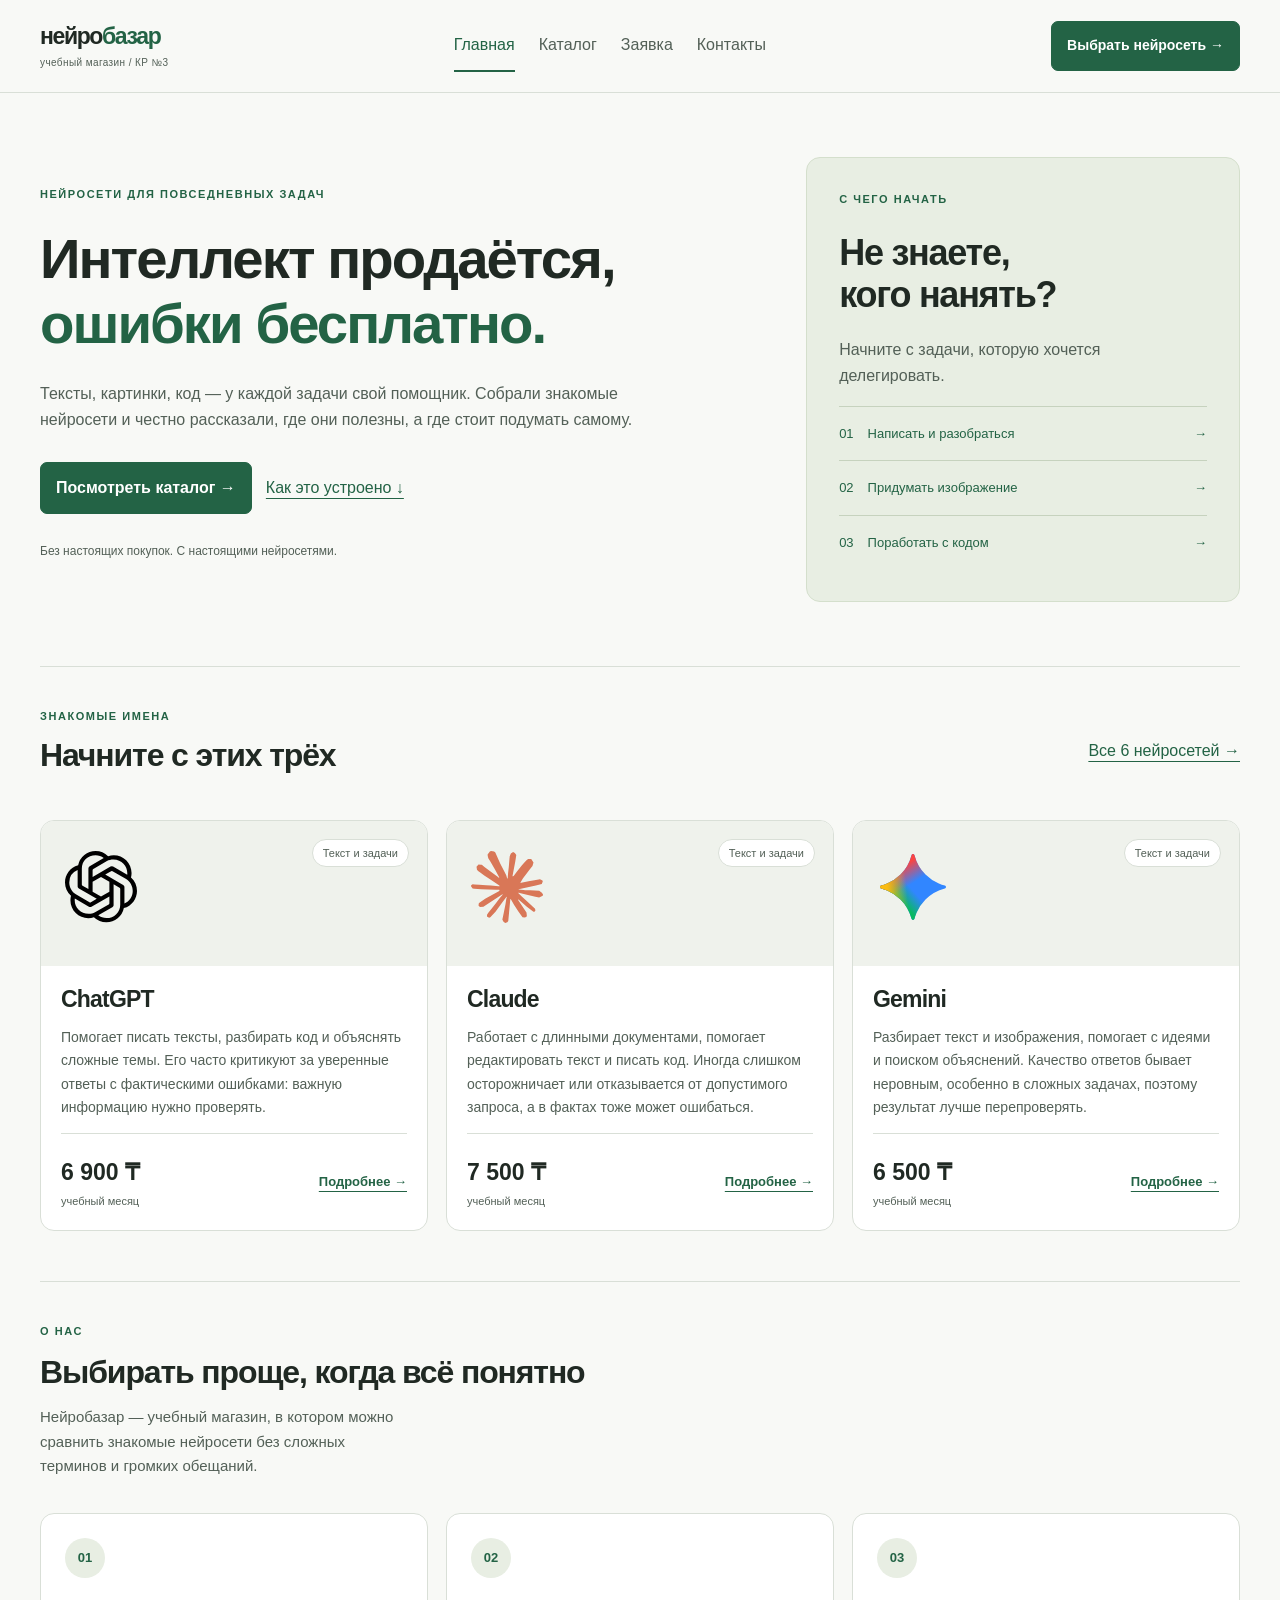
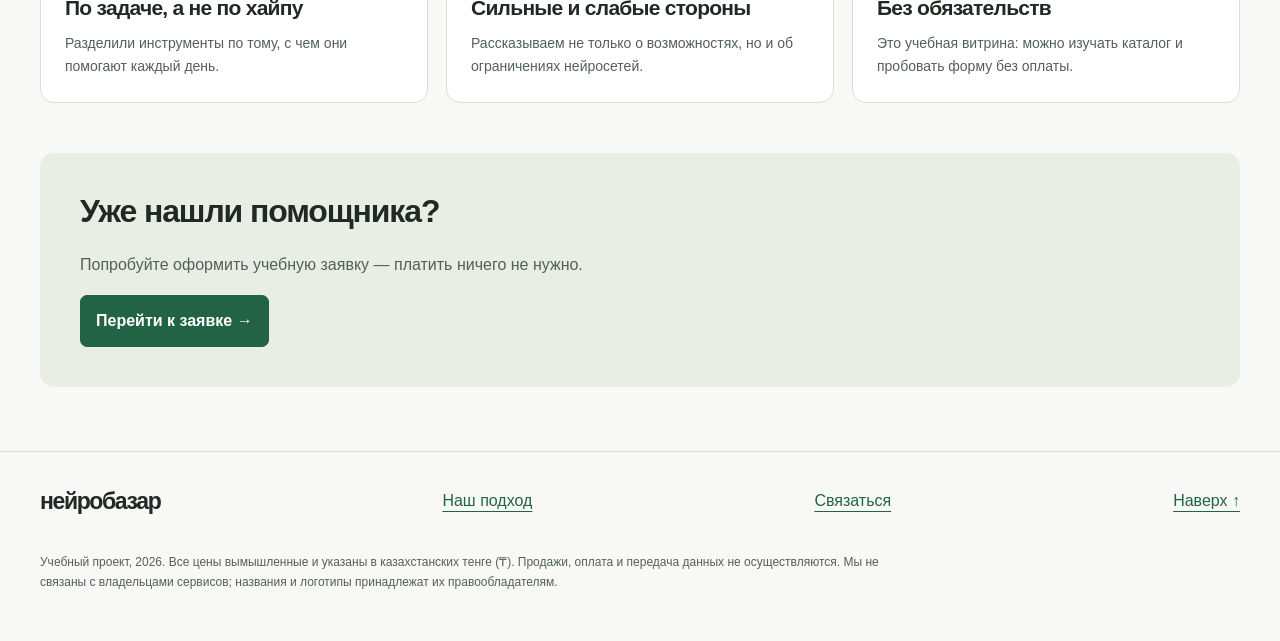
<file: index.html>
<!DOCTYPE html>
<html lang="ru">
<head>
<meta charset="UTF-8">
<meta name="viewport" content="width=device-width, initial-scale=1">
<title>Интеллект для ваших задач — Нейробазар</title>
<meta name="description" content="Учебный магазин нейросетей: выбираем инструменты для текста, кода, поиска и изображений.">
<link rel="stylesheet" href="css/style.css">
<link rel="stylesheet" href="css/responsive.css">
<script src="js/main.js" defer>
</script>
</head>
<body id="top">
<a class="skip-link" href="#main">К содержимому</a>
<header class="site-header">
<div class="container site-header__inner">
<a class="site-header__logo" href="index.html">нейро<span>базар</span>
<span class="site-header__note">учебный магазин / КР №3</span>
</a>
<nav class="site-nav" aria-label="Основная навигация">
<a class="site-nav__link site-nav__link--active" href="index.html" aria-current="page">Главная</a>
<a class="site-nav__link" href="catalog.html">Каталог</a>
<a class="site-nav__link" href="order.html">Заявка</a>
<a class="site-nav__link" href="contacts.html">Контакты</a>
</nav>
<details class="mobile-menu"><summary>Меню</summary><nav class="mobile-menu__links" aria-label="Мобильная навигация">
<a href="index.html" aria-current="page">Главная</a>
<a href="catalog.html">Каталог</a>
<a href="order.html">Заявка</a>
<a href="contacts.html">Контакты</a>
</nav></details>
<a class="button button--small" href="catalog.html">Выбрать нейросеть →</a>
</div>
</header>
<main class="container" id="main">
<section class="hero">
<div class="hero__copy">
<p class="eyebrow">НЕЙРОСЕТИ ДЛЯ ПОВСЕДНЕВНЫХ ЗАДАЧ</p>
<h1>Интеллект продаётся,<br>
<span>ошибки бесплатно.</span>
</h1>
<p class="hero__lead">Тексты, картинки, код — у каждой задачи свой помощник. Собрали знакомые нейросети и честно рассказали, где они полезны, а где стоит подумать самому.</p>
<div class="hero__actions">
<a class="button" href="catalog.html">Посмотреть каталог →</a>
<a href="#advantages">Как это устроено ↓</a>
</div>
<p class="hero__note">Без настоящих покупок. С настоящими нейросетями.</p>
</div>
<aside class="hero__aside" aria-label="Выбор по задаче">
<p class="eyebrow">С ЧЕГО НАЧАТЬ</p>
<h2>Не знаете,<br>кого нанять?</h2>
<p>Начните с задачи, которую хочется делегировать.</p>
<a href="catalog.html#chatgpt">01 <span>Написать и разобраться</span> →</a>
<a href="catalog.html#midjourney">02 <span>Придумать изображение</span> →</a>
<a href="catalog.html#copilot">03 <span>Поработать с кодом</span> →</a>
</aside>
</section>
<section class="section" id="popular">
<div class="section__heading">
<div>
<p class="eyebrow">ЗНАКОМЫЕ ИМЕНА</p>
<h2>Начните с этих трёх</h2>
</div>
<a href="catalog.html">Все 6 нейросетей →</a>
</div>
<div class="product-grid">
<article class="product-card" id="chatgpt">
<div class="product-card__visual">
<img src="images/chatgpt.svg" srcset="images/chatgpt.svg 72w" sizes="(max-width: 599px) 64px, 72px" alt="Логотип ChatGPT" width="72" height="72" loading="lazy">
<span class="product-card__badge">Текст и задачи</span>
</div>
<div class="product-card__body">
<h3>ChatGPT</h3>
<p>Помогает писать тексты, разбирать код и объяснять сложные темы. Его часто критикуют за уверенные ответы с фактическими ошибками: важную информацию нужно проверять.</p>
<div class="product-card__bottom">
<div>
<strong>6 900 ₸</strong>
<span class="product-card__period">учебный месяц</span>
</div>
<a class="product-card__link" href="product.html#chatgpt-details" aria-label="Подробнее о ChatGPT">Подробнее →</a>
</div>
</div>
</article>
<article class="product-card" id="claude">
<div class="product-card__visual">
<img src="images/claude.svg" srcset="images/claude.svg 72w" sizes="(max-width: 599px) 64px, 72px" alt="Логотип Claude" width="72" height="72" loading="lazy">
<span class="product-card__badge">Текст и задачи</span>
</div>
<div class="product-card__body">
<h3>Claude</h3>
<p>Работает с длинными документами, помогает редактировать текст и писать код. Иногда слишком осторожничает или отказывается от допустимого запроса, а в фактах тоже может ошибаться.</p>
<div class="product-card__bottom">
<div>
<strong>7 500 ₸</strong>
<span class="product-card__period">учебный месяц</span>
</div>
<a class="product-card__link" href="product.html#claude-details" aria-label="Подробнее о Claude">Подробнее →</a>
</div>
</div>
</article>
<article class="product-card" id="gemini">
<div class="product-card__visual">
<img src="images/gemini.svg" srcset="images/gemini.svg 72w" sizes="(max-width: 599px) 64px, 72px" alt="Логотип Gemini" width="72" height="72" loading="lazy">
<span class="product-card__badge">Текст и задачи</span>
</div>
<div class="product-card__body">
<h3>Gemini</h3>
<p>Разбирает текст и изображения, помогает с идеями и поиском объяснений. Качество ответов бывает неровным, особенно в сложных задачах, поэтому результат лучше перепроверять.</p>
<div class="product-card__bottom">
<div>
<strong>6 500 ₸</strong>
<span class="product-card__period">учебный месяц</span>
</div>
<a class="product-card__link" href="product.html#gemini-details" aria-label="Подробнее о Gemini">Подробнее →</a>
</div>
</div>
</article>
</div>
</section>
<section class="section section--about" id="advantages" aria-labelledby="about-title">
<div class="about-heading">
<div>
<p class="eyebrow">О НАС</p>
<h2 id="about-title">Выбирать проще, когда всё понятно</h2>
</div>
<p class="about-heading__text">Нейробазар — учебный магазин, в котором можно сравнить знакомые нейросети без сложных терминов и громких обещаний.</p>
</div>
<div class="benefits">
<article class="benefits__item">
<span class="benefits__number">01</span>
<h3>По задаче, а не по хайпу</h3>
<p>Разделили инструменты по тому, с чем они помогают каждый день.</p>
</article>
<article class="benefits__item">
<span class="benefits__number">02</span>
<h3>Сильные и слабые стороны</h3>
<p>Рассказываем не только о возможностях, но и об ограничениях нейросетей.</p>
</article>
<article class="benefits__item">
<span class="benefits__number">03</span>
<h3>Без обязательств</h3>
<p>Это учебная витрина: можно изучать каталог и пробовать форму без оплаты.</p>
</article>
</div>
</section>
<section class="callout">
<h2>Уже нашли помощника?</h2>
<p>Попробуйте оформить учебную заявку — платить ничего не нужно.</p>
<a class="button" href="order.html">Перейти к заявке →</a>
</section>
</main>
<footer class="site-footer">
<div class="container">
<div class="site-footer__row">
<a class="site-header__logo" href="index.html">нейробазар</a>
<a href="index.html#advantages">Наш подход</a>
<a href="contacts.html">Связаться</a>
<a href="#top">Наверх ↑</a>
</div>
<p>Учебный проект, 2026. Все цены вымышленные и указаны в казахстанских тенге (₸). Продажи, оплата и передача данных не осуществляются. Мы не связаны с владельцами сервисов; названия и логотипы принадлежат их правообладателям.</p>
</div>
</footer>
</body>
</html>
</file>
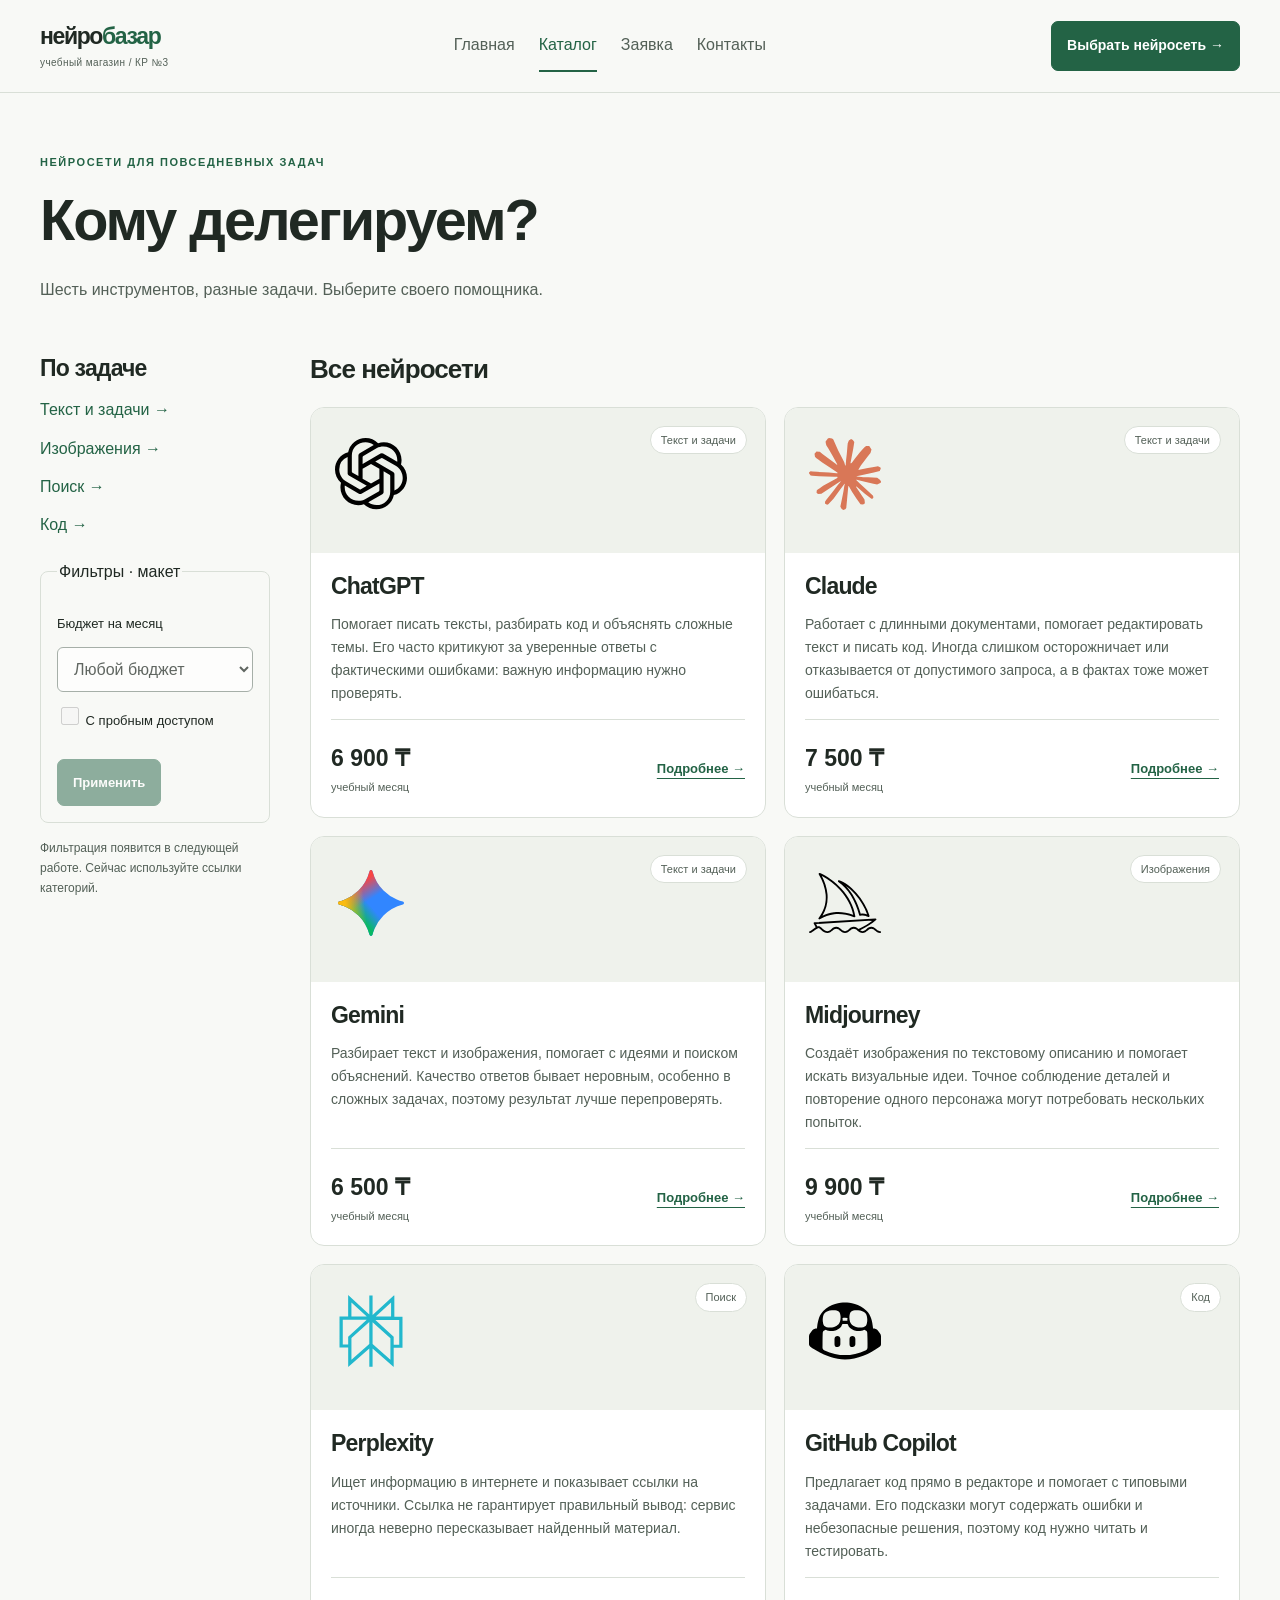
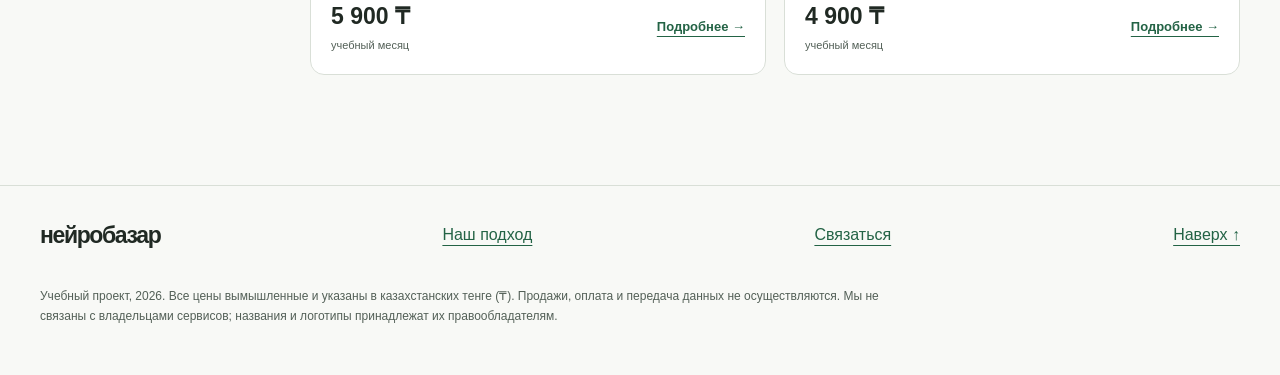
<file: catalog.html>
<!DOCTYPE html>
<html lang="ru">
<head>
<meta charset="UTF-8">
<meta name="viewport" content="width=device-width, initial-scale=1">
<title>Каталог — Нейробазар</title>
<meta name="description" content="Шесть реальных нейросетей с описаниями возможностей, ограничений и учебными ценами.">
<link rel="stylesheet" href="css/style.css">
<link rel="stylesheet" href="css/responsive.css">
<script src="js/main.js" defer>
</script>
</head>
<body id="top">
<a class="skip-link" href="#main">К содержимому</a>
<header class="site-header">
<div class="container site-header__inner">
<a class="site-header__logo" href="index.html">нейро<span>базар</span>
<span class="site-header__note">учебный магазин / КР №3</span>
</a>
<nav class="site-nav" aria-label="Основная навигация">
<a class="site-nav__link" href="index.html">Главная</a>
<a class="site-nav__link site-nav__link--active" href="catalog.html" aria-current="page">Каталог</a>
<a class="site-nav__link" href="order.html">Заявка</a>
<a class="site-nav__link" href="contacts.html">Контакты</a>
</nav>
<details class="mobile-menu"><summary>Меню</summary><nav class="mobile-menu__links" aria-label="Мобильная навигация">
<a href="index.html">Главная</a>
<a href="catalog.html" aria-current="page">Каталог</a>
<a href="order.html">Заявка</a>
<a href="contacts.html">Контакты</a>
</nav></details>
<a class="button button--small" href="catalog.html">Выбрать нейросеть →</a>
</div>
</header>
<main class="container" id="main">
<section class="page-intro">
<p class="eyebrow">НЕЙРОСЕТИ ДЛЯ ПОВСЕДНЕВНЫХ ЗАДАЧ</p>
<h1>Кому делегируем?</h1>
<p>Шесть инструментов, разные задачи. Выберите своего помощника.</p>
</section>
<div class="catalog-layout">
<aside class="filters">
<h2>По задаче</h2>
<nav aria-label="Категории каталога">
<a href="#chatgpt">Текст и задачи →</a>
<a href="#midjourney">Изображения →</a>
<a href="#perplexity">Поиск →</a>
<a href="#copilot">Код →</a>
</nav>
<fieldset disabled>
<legend>Фильтры · макет</legend>
<label for="budget">Бюджет на месяц</label>
<select id="budget" name="budget">
<option>Любой бюджет</option>
<option>До 7 000 ₸</option>
</select>
<label>
<input type="checkbox" name="trial"> С пробным доступом</label>
<button class="button" disabled>Применить</button>
</fieldset>
<p>Фильтрация появится в следующей работе. Сейчас используйте ссылки категорий.</p>
</aside>
<div>
<section class="catalog-section" aria-labelledby="catalog-products-heading">
<h2 id="catalog-products-heading">Все нейросети</h2>
<div class="product-grid product-grid--catalog">
<article class="product-card" id="chatgpt">
<div class="product-card__visual">
<img src="images/chatgpt.svg" srcset="images/chatgpt.svg 72w" sizes="(max-width: 599px) 64px, 72px" alt="Логотип ChatGPT" width="72" height="72" loading="lazy">
<span class="product-card__badge">Текст и задачи</span>
</div>
<div class="product-card__body">
<h3>ChatGPT</h3>
<p>Помогает писать тексты, разбирать код и объяснять сложные темы. Его часто критикуют за уверенные ответы с фактическими ошибками: важную информацию нужно проверять.</p>
<div class="product-card__bottom">
<div>
<strong>6 900 ₸</strong>
<span class="product-card__period">учебный месяц</span>
</div>
<a class="product-card__link" href="product.html#chatgpt-details" aria-label="Подробнее о ChatGPT">Подробнее →</a>
</div>
</div>
</article>
<article class="product-card" id="claude">
<div class="product-card__visual">
<img src="images/claude.svg" srcset="images/claude.svg 72w" sizes="(max-width: 599px) 64px, 72px" alt="Логотип Claude" width="72" height="72" loading="lazy">
<span class="product-card__badge">Текст и задачи</span>
</div>
<div class="product-card__body">
<h3>Claude</h3>
<p>Работает с длинными документами, помогает редактировать текст и писать код. Иногда слишком осторожничает или отказывается от допустимого запроса, а в фактах тоже может ошибаться.</p>
<div class="product-card__bottom">
<div>
<strong>7 500 ₸</strong>
<span class="product-card__period">учебный месяц</span>
</div>
<a class="product-card__link" href="product.html#claude-details" aria-label="Подробнее о Claude">Подробнее →</a>
</div>
</div>
</article>
<article class="product-card" id="gemini">
<div class="product-card__visual">
<img src="images/gemini.svg" srcset="images/gemini.svg 72w" sizes="(max-width: 599px) 64px, 72px" alt="Логотип Gemini" width="72" height="72" loading="lazy">
<span class="product-card__badge">Текст и задачи</span>
</div>
<div class="product-card__body">
<h3>Gemini</h3>
<p>Разбирает текст и изображения, помогает с идеями и поиском объяснений. Качество ответов бывает неровным, особенно в сложных задачах, поэтому результат лучше перепроверять.</p>
<div class="product-card__bottom">
<div>
<strong>6 500 ₸</strong>
<span class="product-card__period">учебный месяц</span>
</div>
<a class="product-card__link" href="product.html#gemini-details" aria-label="Подробнее о Gemini">Подробнее →</a>
</div>
</div>
</article>
<article class="product-card" id="midjourney">
<div class="product-card__visual">
<img src="images/midjourney.svg" srcset="images/midjourney.svg 72w" sizes="(max-width: 599px) 64px, 72px" alt="Логотип Midjourney" width="72" height="72" loading="lazy">
<span class="product-card__badge">Изображения</span>
</div>
<div class="product-card__body">
<h3>Midjourney</h3>
<p>Создаёт изображения по текстовому описанию и помогает искать визуальные идеи. Точное соблюдение деталей и повторение одного персонажа могут потребовать нескольких попыток.</p>
<div class="product-card__bottom">
<div>
<strong>9 900 ₸</strong>
<span class="product-card__period">учебный месяц</span>
</div>
<a class="product-card__link" href="product.html#midjourney-details" aria-label="Подробнее о Midjourney">Подробнее →</a>
</div>
</div>
</article>
<article class="product-card" id="perplexity">
<div class="product-card__visual">
<img src="images/perplexity.svg" srcset="images/perplexity.svg 72w" sizes="(max-width: 599px) 64px, 72px" alt="Логотип Perplexity" width="72" height="72" loading="lazy">
<span class="product-card__badge">Поиск</span>
</div>
<div class="product-card__body">
<h3>Perplexity</h3>
<p>Ищет информацию в интернете и показывает ссылки на источники. Ссылка не гарантирует правильный вывод: сервис иногда неверно пересказывает найденный материал.</p>
<div class="product-card__bottom">
<div>
<strong>5 900 ₸</strong>
<span class="product-card__period">учебный месяц</span>
</div>
<a class="product-card__link" href="product.html#perplexity-details" aria-label="Подробнее о Perplexity">Подробнее →</a>
</div>
</div>
</article>
<article class="product-card" id="copilot">
<div class="product-card__visual">
<img src="images/copilot.svg" srcset="images/copilot.svg 72w" sizes="(max-width: 599px) 64px, 72px" alt="Логотип GitHub Copilot" width="72" height="72" loading="lazy">
<span class="product-card__badge">Код</span>
</div>
<div class="product-card__body">
<h3>GitHub Copilot</h3>
<p>Предлагает код прямо в редакторе и помогает с типовыми задачами. Его подсказки могут содержать ошибки и небезопасные решения, поэтому код нужно читать и тестировать.</p>
<div class="product-card__bottom">
<div>
<strong>4 900 ₸</strong>
<span class="product-card__period">учебный месяц</span>
</div>
<a class="product-card__link" href="product.html#copilot-details" aria-label="Подробнее о GitHub Copilot">Подробнее →</a>
</div>
</div>
</article>
</div>
</section>
</div>
</div>
</main>
<footer class="site-footer">
<div class="container">
<div class="site-footer__row">
<a class="site-header__logo" href="index.html">нейробазар</a>
<a href="index.html#advantages">Наш подход</a>
<a href="contacts.html">Связаться</a>
<a href="#top">Наверх ↑</a>
</div>
<p>Учебный проект, 2026. Все цены вымышленные и указаны в казахстанских тенге (₸). Продажи, оплата и передача данных не осуществляются. Мы не связаны с владельцами сервисов; названия и логотипы принадлежат их правообладателям.</p>
</div>
</footer>
</body>
</html>
</file>
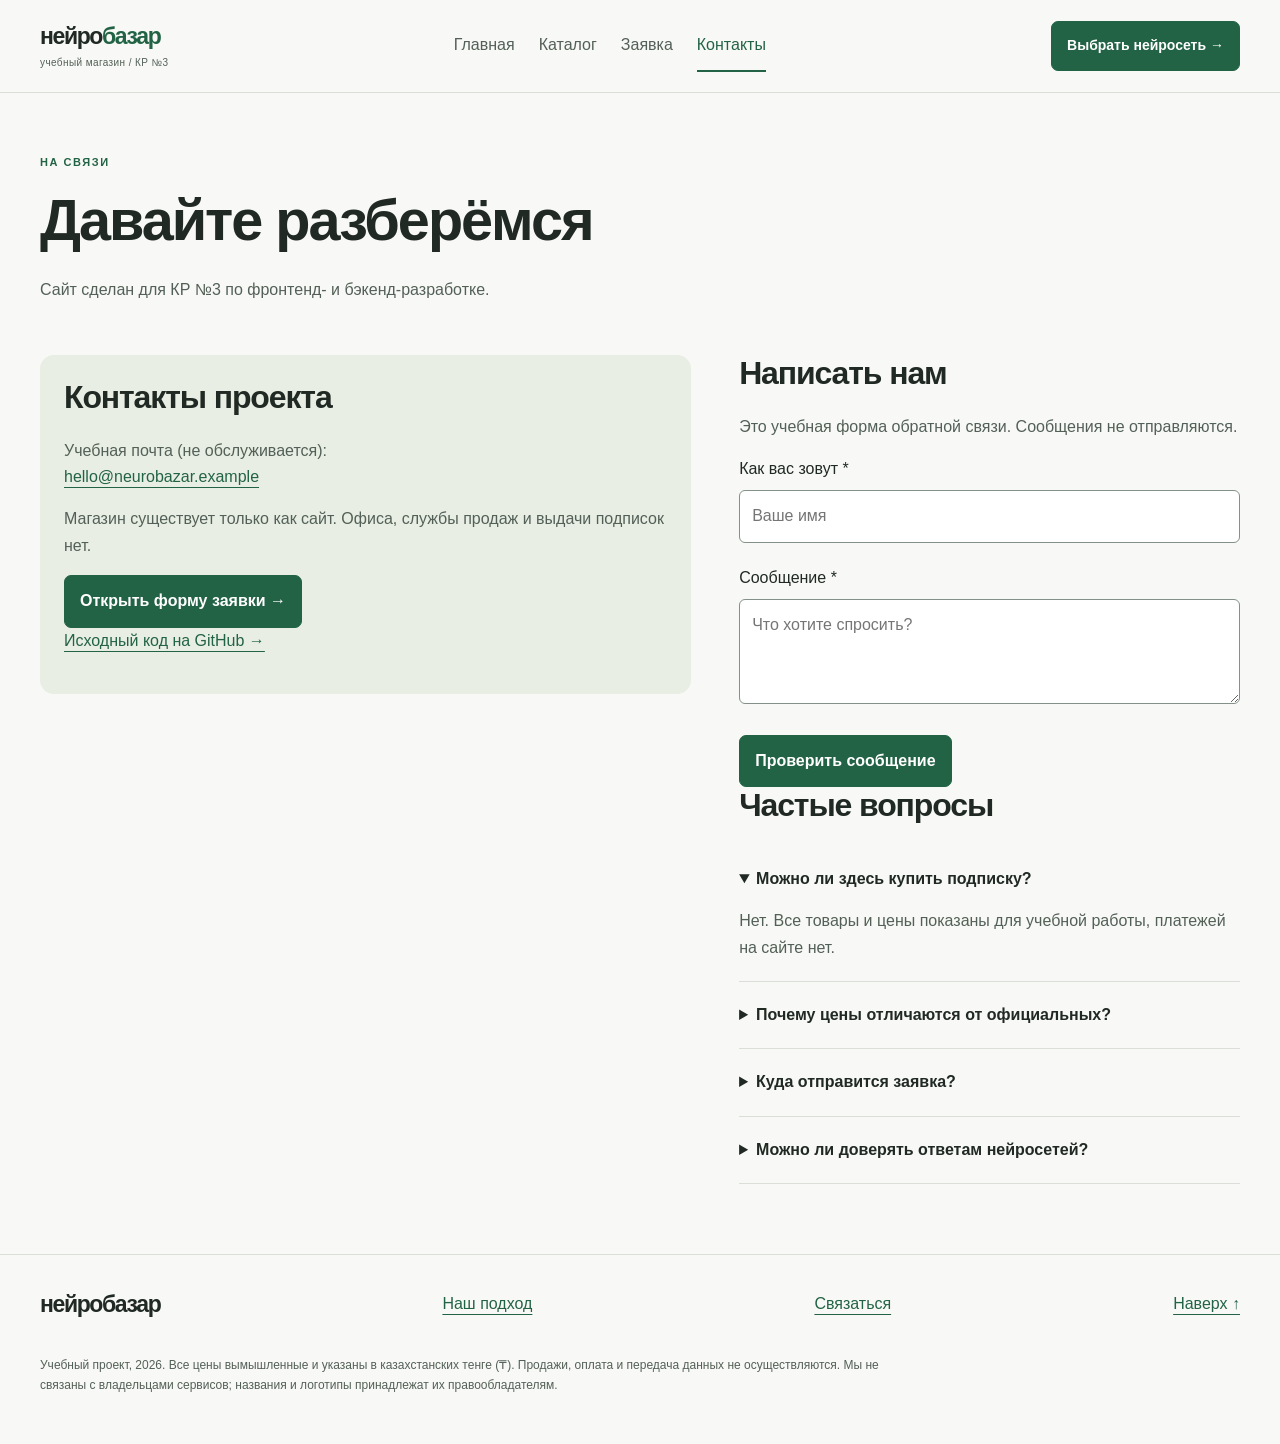
<file: contacts.html>
<!DOCTYPE html>
<html lang="ru">
<head>
<meta charset="UTF-8">
<meta name="viewport" content="width=device-width, initial-scale=1">
<title>Контакты — Нейробазар</title>
<meta name="description" content="Контакты учебного проекта Нейробазар и ответы на частые вопросы.">
<link rel="stylesheet" href="css/style.css">
<link rel="stylesheet" href="css/responsive.css">
<script src="js/main.js" defer>
</script>
</head>
<body id="top">
<a class="skip-link" href="#main">К содержимому</a>
<header class="site-header">
<div class="container site-header__inner">
<a class="site-header__logo" href="index.html">нейро<span>базар</span>
<span class="site-header__note">учебный магазин / КР №3</span>
</a>
<nav class="site-nav" aria-label="Основная навигация">
<a class="site-nav__link" href="index.html">Главная</a>
<a class="site-nav__link" href="catalog.html">Каталог</a>
<a class="site-nav__link" href="order.html">Заявка</a>
<a class="site-nav__link site-nav__link--active" href="contacts.html" aria-current="page">Контакты</a>
</nav>
<details class="mobile-menu"><summary>Меню</summary><nav class="mobile-menu__links" aria-label="Мобильная навигация">
<a href="index.html">Главная</a>
<a href="catalog.html">Каталог</a>
<a href="order.html">Заявка</a>
<a href="contacts.html" aria-current="page">Контакты</a>
</nav></details>
<a class="button button--small" href="catalog.html">Выбрать нейросеть →</a>
</div>
</header>
<main class="container" id="main">
<section class="page-intro">
<p class="eyebrow">НА СВЯЗИ</p>
<h1>Давайте разберёмся</h1>
<p>Сайт сделан для КР №3 по фронтенд- и бэкенд-разработке.</p>
</section>
<div class="contact-layout">
<section class="contact-card">
<h2>Контакты проекта</h2>
<p>Учебная почта (не обслуживается):<br>
<a href="mailto:hello@neurobazar.example">hello@neurobazar.example</a>
</p>
<p>Магазин существует только как сайт. Офиса, службы продаж и выдачи подписок нет.</p>
<a class="button" href="order.html">Открыть форму заявки →</a>
<p>
<a href="https://github.com/vil-h/frontend-shop">Исходный код на GitHub →</a>
</p>
</section>
<section class="faq">
<h2>Написать нам</h2>
<p>Это учебная форма обратной связи. Сообщения не отправляются.</p>
<form class="contact-form" novalidate>
<div class="order-form__field">
<label for="contact-name">Как вас зовут *</label>
<input id="contact-name" name="contactName" type="text" minlength="2" required autocomplete="off" placeholder="Ваше имя">
</div>
<div class="order-form__field">
<label for="contact-message">Сообщение *</label>
<textarea id="contact-message" name="contactMessage" rows="3" minlength="5" required placeholder="Что хотите спросить?"></textarea>
</div>
<button class="button" type="submit">Проверить сообщение</button>
<p class="contact-form__status" role="status" aria-live="polite" hidden>Сообщение проверено. Это учебная форма, ничего не отправлено.</p>
</form>
<h2>Частые вопросы</h2>
<details open>
<summary>Можно ли здесь купить подписку?</summary>
<p>Нет. Все товары и цены показаны для учебной работы, платежей на сайте нет.</p>
</details>
<details>
<summary>Почему цены отличаются от официальных?</summary>
<p>Это вымышленные суммы в тенге. Актуальные тарифы нужно смотреть у разработчиков сервисов.</p>
</details>
<details>
<summary>Куда отправится заявка?</summary>
<p>Никуда. Форма проверяет поля в браузере и показывает учебное подтверждение.</p>
</details>
<details>
<summary>Можно ли доверять ответам нейросетей?</summary>
<p>Важные факты, расчёты и код стоит проверять. Ошибаться могут все инструменты из каталога.</p>
</details>
</section>
</div>
</main>
<footer class="site-footer">
<div class="container">
<div class="site-footer__row">
<a class="site-header__logo" href="index.html">нейробазар</a>
<a href="index.html#advantages">Наш подход</a>
<a href="contacts.html">Связаться</a>
<a href="#top">Наверх ↑</a>
</div>
<p>Учебный проект, 2026. Все цены вымышленные и указаны в казахстанских тенге (₸). Продажи, оплата и передача данных не осуществляются. Мы не связаны с владельцами сервисов; названия и логотипы принадлежат их правообладателям.</p>
</div>
</footer>
</body>
</html>
</file>
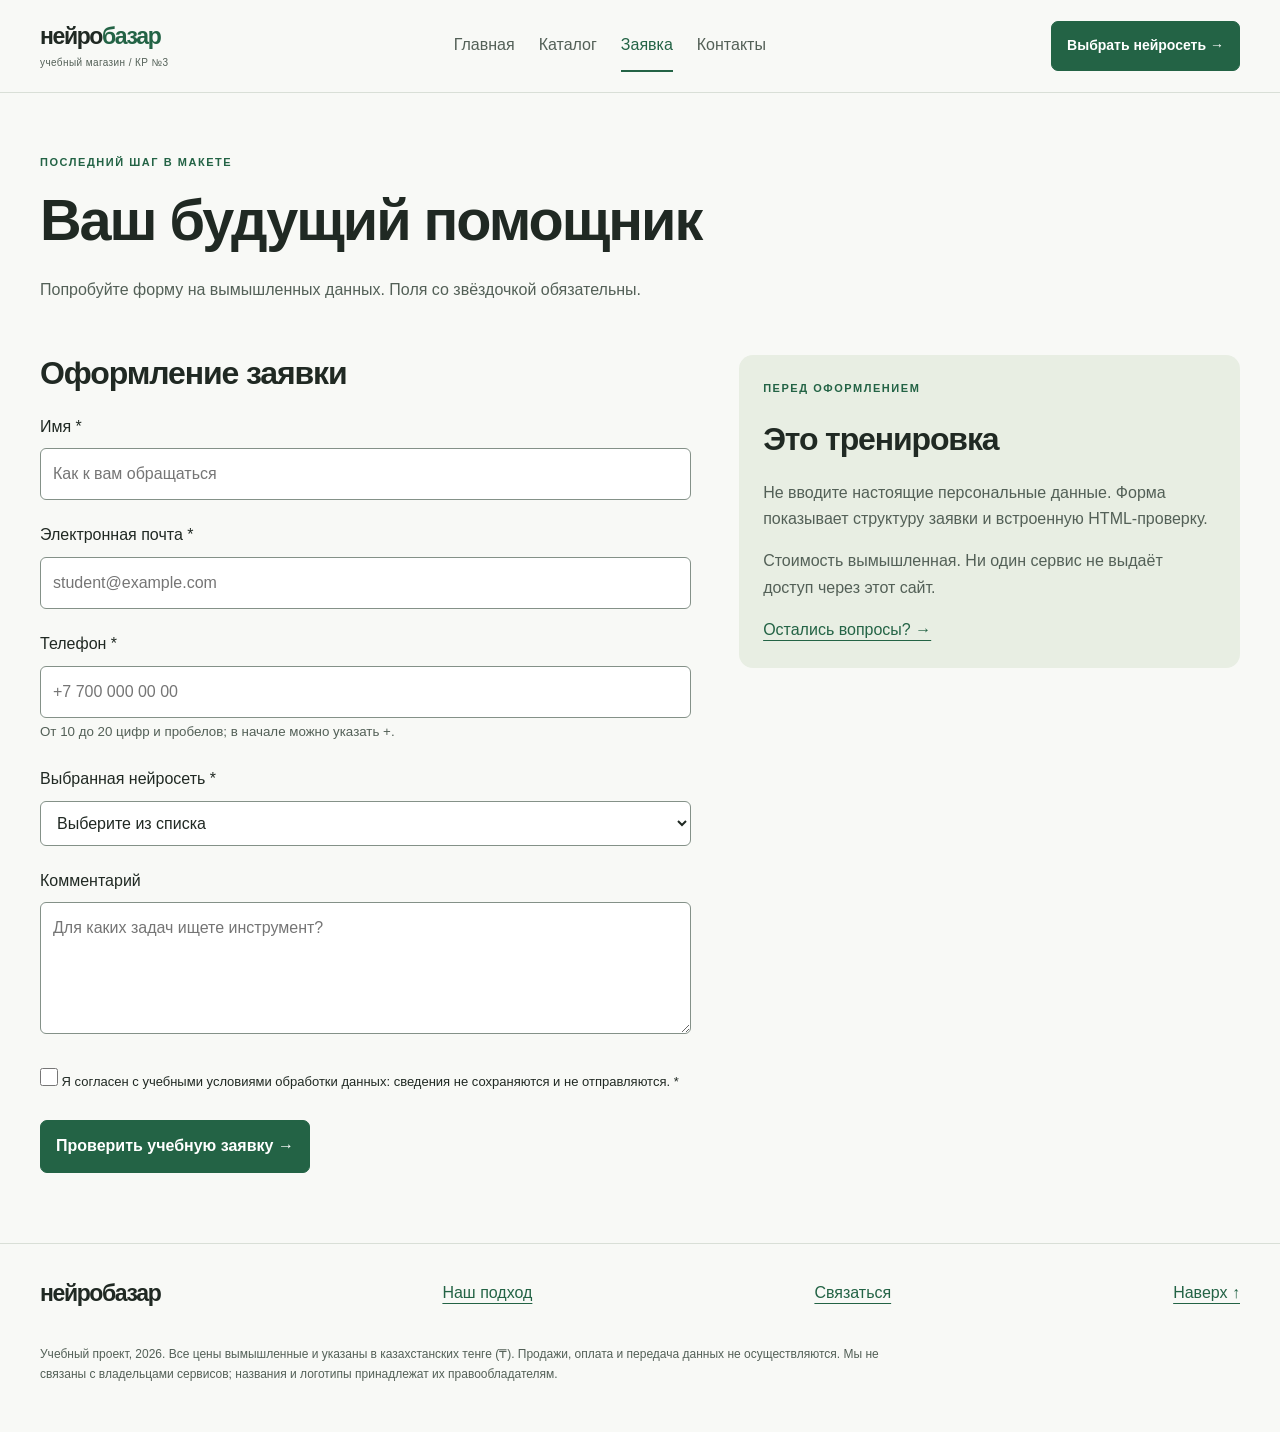
<file: order.html>
<!DOCTYPE html>
<html lang="ru">
<head>
<meta charset="UTF-8">
<meta name="viewport" content="width=device-width, initial-scale=1">
<title>Учебная заявка — Нейробазар</title>
<meta name="description" content="Форма учебной заявки на нейросеть. Без оплаты и передачи персональных данных.">
<link rel="stylesheet" href="css/style.css">
<link rel="stylesheet" href="css/responsive.css">
<script src="js/main.js" defer>
</script>
</head>
<body id="top">
<a class="skip-link" href="#main">К содержимому</a>
<header class="site-header">
<div class="container site-header__inner">
<a class="site-header__logo" href="index.html">нейро<span>базар</span>
<span class="site-header__note">учебный магазин / КР №3</span>
</a>
<nav class="site-nav" aria-label="Основная навигация">
<a class="site-nav__link" href="index.html">Главная</a>
<a class="site-nav__link" href="catalog.html">Каталог</a>
<a class="site-nav__link site-nav__link--active" href="order.html" aria-current="page">Заявка</a>
<a class="site-nav__link" href="contacts.html">Контакты</a>
</nav>
<details class="mobile-menu"><summary>Меню</summary><nav class="mobile-menu__links" aria-label="Мобильная навигация">
<a href="index.html">Главная</a>
<a href="catalog.html">Каталог</a>
<a href="order.html" aria-current="page">Заявка</a>
<a href="contacts.html">Контакты</a>
</nav></details>
<a class="button button--small" href="catalog.html">Выбрать нейросеть →</a>
</div>
</header>
<main class="container" id="main">
<section class="page-intro">
<p class="eyebrow">ПОСЛЕДНИЙ ШАГ В МАКЕТЕ</p>
<h1>Ваш будущий помощник</h1>
<p>Попробуйте форму на вымышленных данных. Поля со звёздочкой обязательны.</p>
</section>
<div class="order-layout">
<section>
<h2>Оформление заявки</h2>
<form class="order-form" method="dialog">
<div class="order-form__field">
<label for="customer">Имя *</label>
<input id="customer" name="customer" autocomplete="given-name" required minlength="2" placeholder="Как к вам обращаться">
</div>
<div class="order-form__field">
<label for="email">Электронная почта *</label>
<input id="email" name="email" type="email" autocomplete="email" required placeholder="student@example.com">
</div>
<div class="order-form__field">
<label for="phone">Телефон *</label>
<input id="phone" name="phone" type="tel" autocomplete="tel" required pattern="\+?[0-9 ]{10,20}" aria-describedby="phone-hint" placeholder="+7 700 000 00 00">
<small id="phone-hint">От 10 до 20 цифр и пробелов; в начале можно указать +.</small>
</div>
<div class="order-form__field">
<label for="product">Выбранная нейросеть *</label>
<select id="product" name="product" required>
<option value="">Выберите из списка</option>
<option value="chatgpt">ChatGPT — 6 900 ₸</option>
<option value="claude">Claude — 7 500 ₸</option>
<option value="gemini">Gemini — 6 500 ₸</option>
<option value="midjourney">Midjourney — 9 900 ₸</option>
<option value="perplexity">Perplexity — 5 900 ₸</option>
<option value="copilot">GitHub Copilot — 4 900 ₸</option>
</select>
</div>
<div class="order-form__field">
<label for="comment">Комментарий</label>
<textarea id="comment" name="comment" rows="4" maxlength="1000" placeholder="Для каких задач ищете инструмент?">
</textarea>
</div>
<label class="order-form__consent" for="consent">
<input type="checkbox" id="consent" name="consent" value="yes" required> Я согласен с учебными условиями обработки данных: сведения не сохраняются и не отправляются. *</label>
<button class="button" type="submit">Проверить учебную заявку →</button>
</form>
<dialog class="modal" id="result" aria-labelledby="result-title">
<div class="modal__body">
<h2 id="result-title">Учебный сценарий завершён</h2>
<p>Браузер проверил обязательные поля. Заказ не создан, данные не отправлены. Для новой проверки заполните форму ещё раз.</p>
<form method="dialog">
<button class="button">Закрыть</button>
</form>
<p>
<a href="catalog.html">Вернуться в каталог →</a>
</p>
</div>
</dialog>
</section>
<aside class="order-note">
<p class="eyebrow">ПЕРЕД ОФОРМЛЕНИЕМ</p>
<h2>Это тренировка</h2>
<p>Не вводите настоящие персональные данные. Форма показывает структуру заявки и встроенную HTML-проверку.</p>
<p>Стоимость вымышленная. Ни один сервис не выдаёт доступ через этот сайт.</p>
<a href="contacts.html">Остались вопросы? →</a>
</aside>
</div>
</main>
<footer class="site-footer">
<div class="container">
<div class="site-footer__row">
<a class="site-header__logo" href="index.html">нейробазар</a>
<a href="index.html#advantages">Наш подход</a>
<a href="contacts.html">Связаться</a>
<a href="#top">Наверх ↑</a>
</div>
<p>Учебный проект, 2026. Все цены вымышленные и указаны в казахстанских тенге (₸). Продажи, оплата и передача данных не осуществляются. Мы не связаны с владельцами сервисов; названия и логотипы принадлежат их правообладателям.</p>
</div>
</footer>
</body>
</html>
</file>
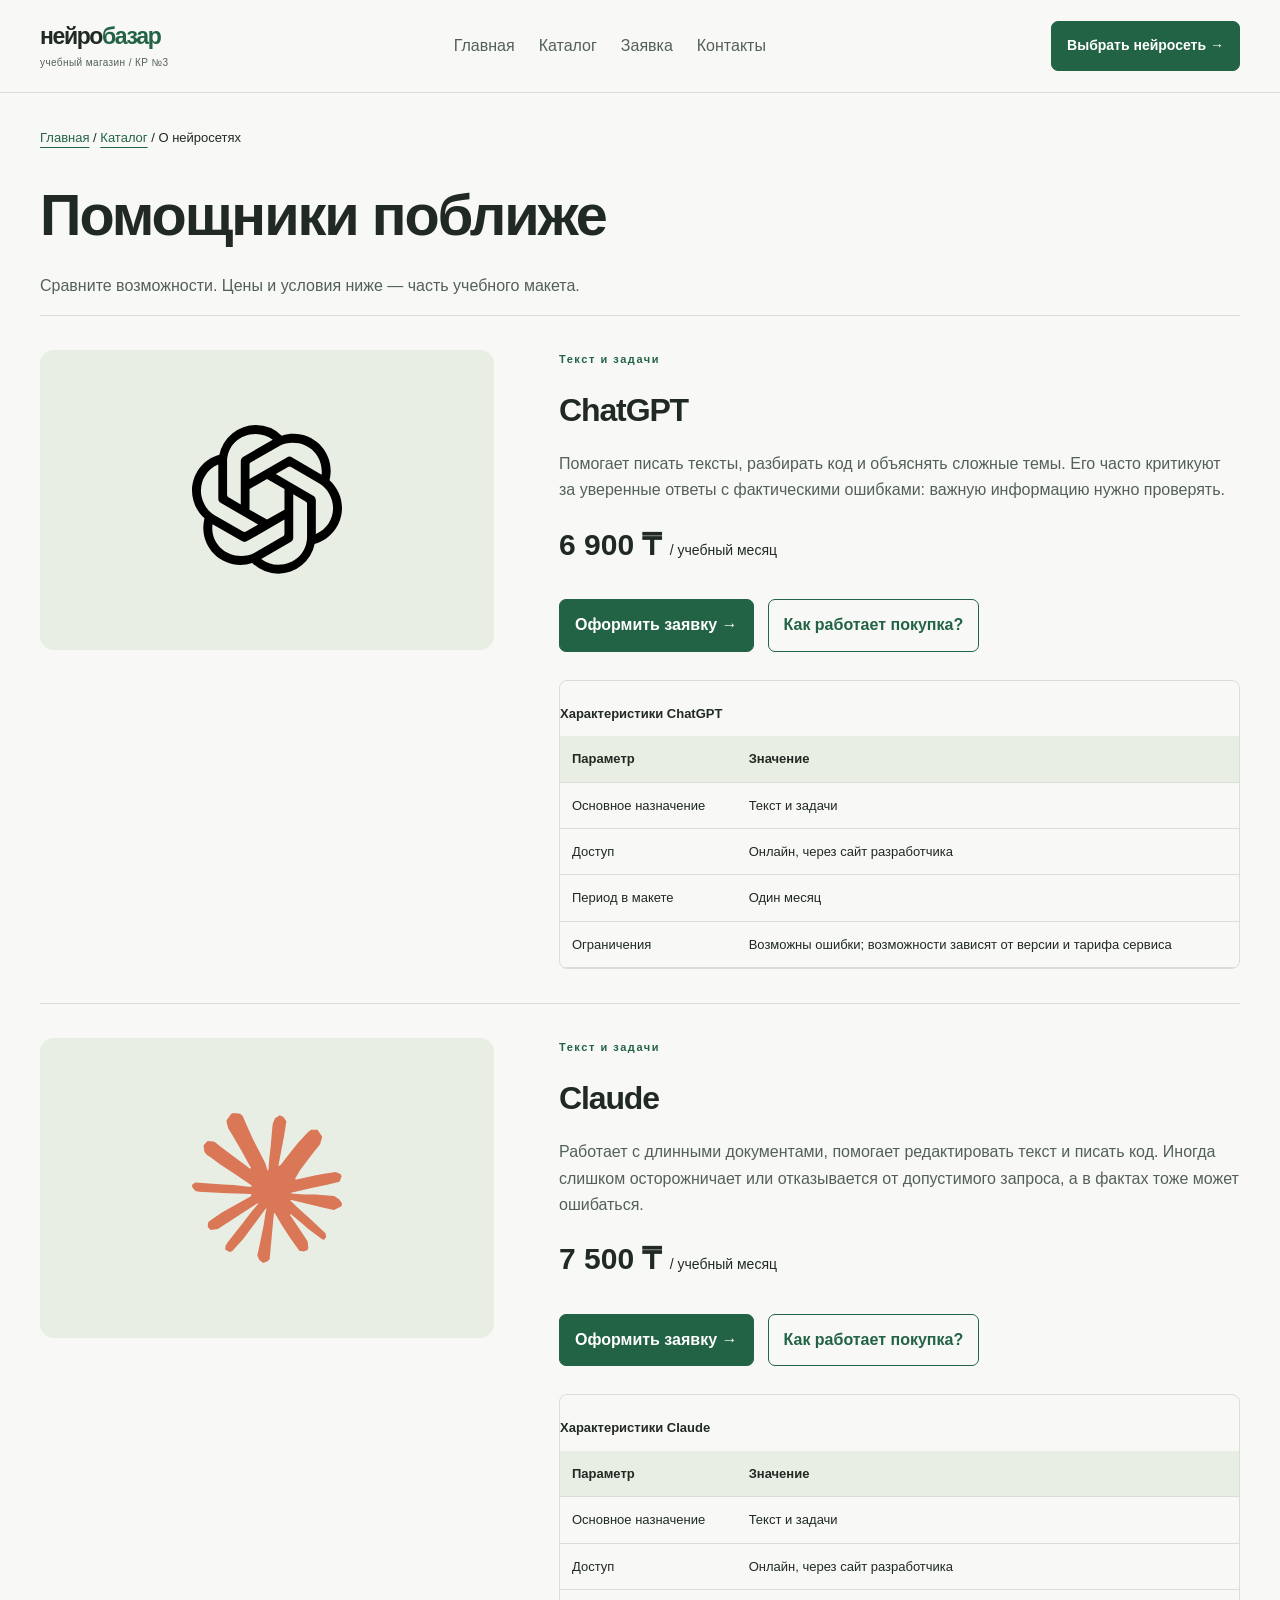
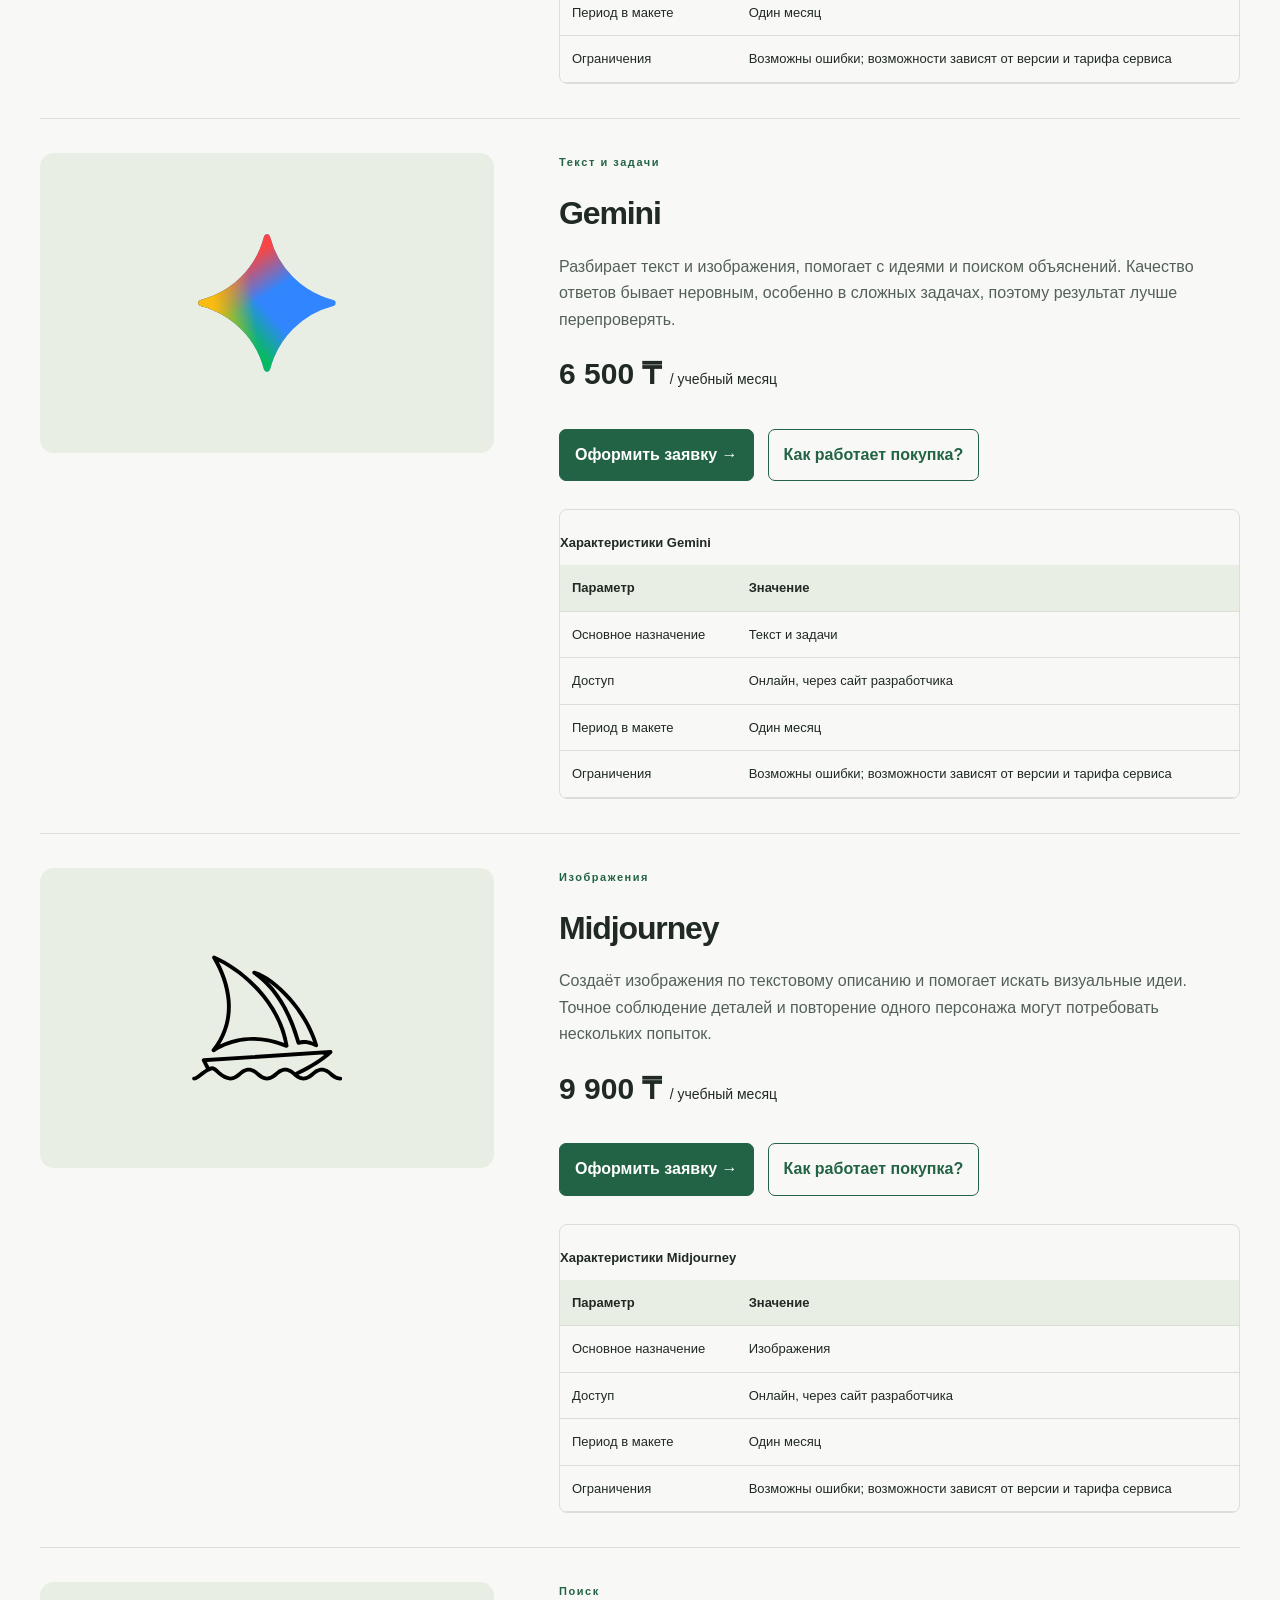
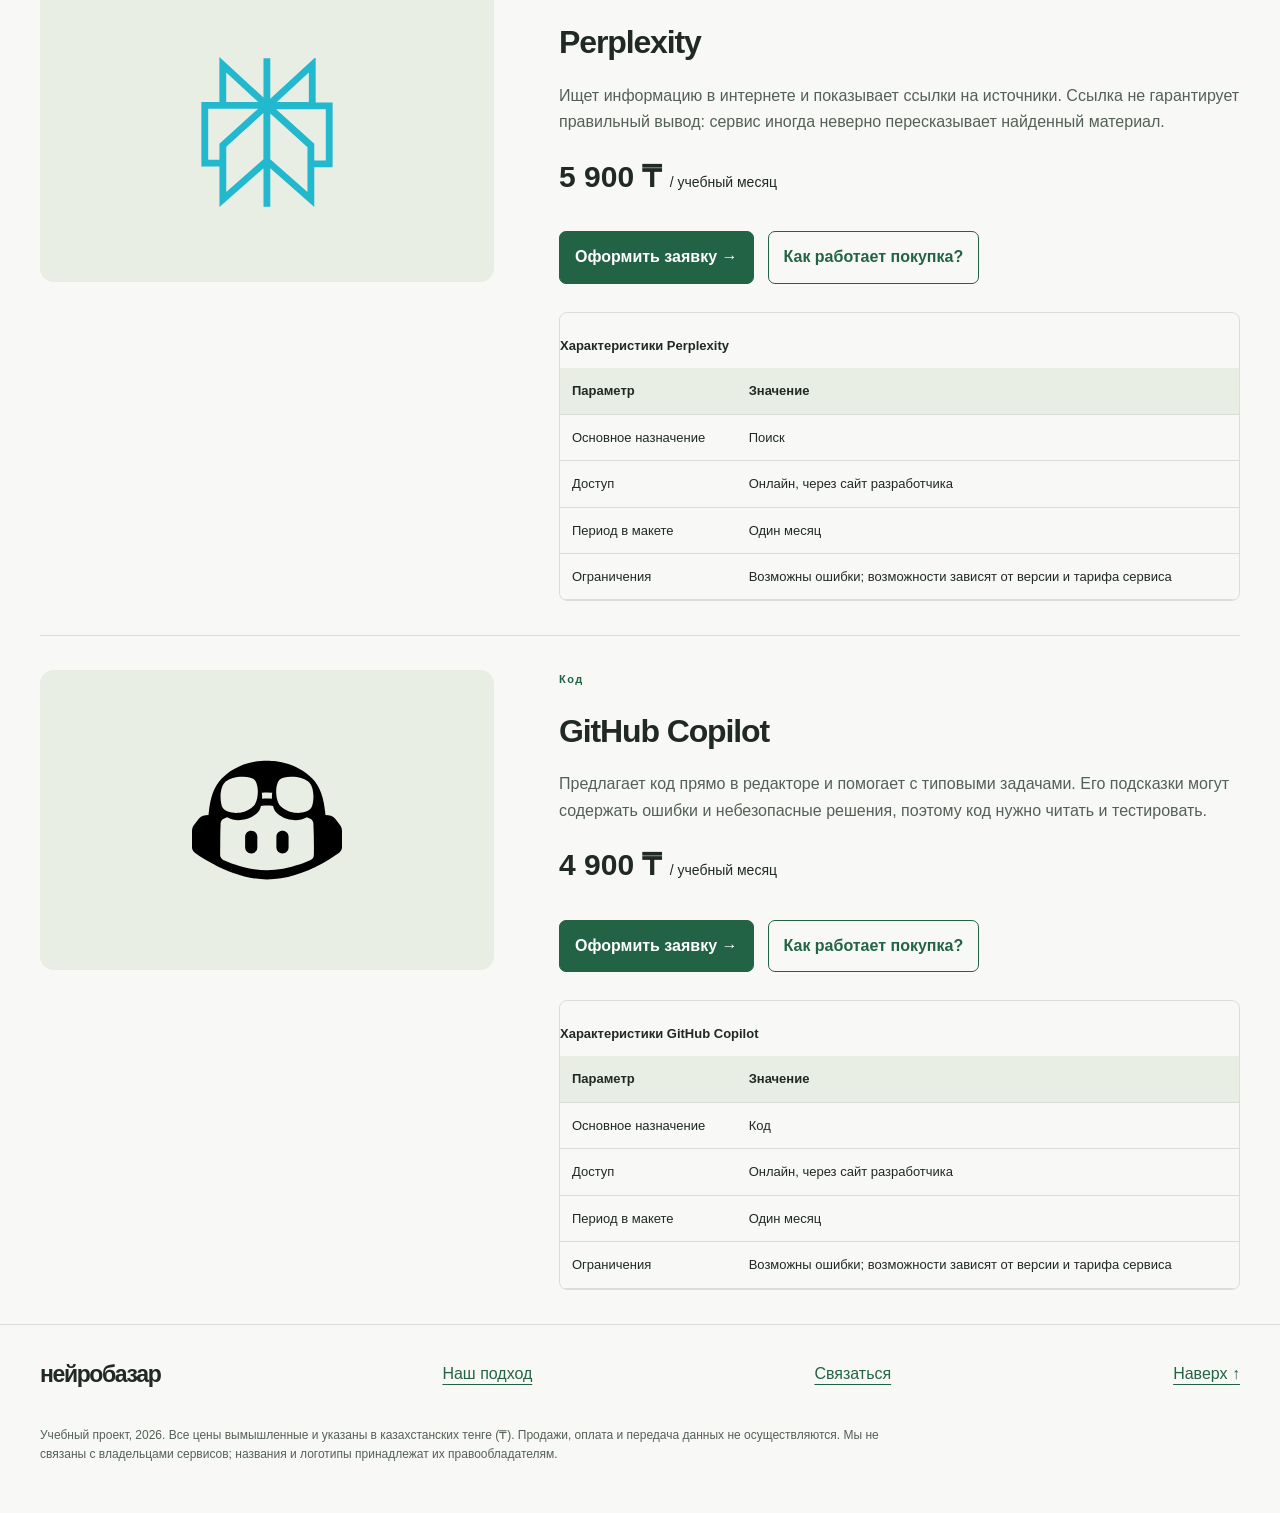
<file: product.html>
<!DOCTYPE html>
<html lang="ru">
<head>
<meta charset="UTF-8">
<meta name="viewport" content="width=device-width, initial-scale=1">
<title>О нейросетях — Нейробазар</title>
<meta name="description" content="Возможности и ограничения нейросетей, таблицы характеристик и учебные цены.">
<link rel="stylesheet" href="css/style.css">
<link rel="stylesheet" href="css/responsive.css">
<script src="js/main.js" defer>
</script>
</head>
<body id="top">
<a class="skip-link" href="#main">К содержимому</a>
<header class="site-header">
<div class="container site-header__inner">
<a class="site-header__logo" href="index.html">нейро<span>базар</span>
<span class="site-header__note">учебный магазин / КР №3</span>
</a>
<nav class="site-nav" aria-label="Основная навигация">
<a class="site-nav__link" href="index.html">Главная</a>
<a class="site-nav__link" href="catalog.html">Каталог</a>
<a class="site-nav__link" href="order.html">Заявка</a>
<a class="site-nav__link" href="contacts.html">Контакты</a>
</nav>
<details class="mobile-menu"><summary>Меню</summary><nav class="mobile-menu__links" aria-label="Мобильная навигация">
<a href="index.html">Главная</a>
<a href="catalog.html">Каталог</a>
<a href="order.html">Заявка</a>
<a href="contacts.html">Контакты</a>
</nav></details>
<a class="button button--small" href="catalog.html">Выбрать нейросеть →</a>
</div>
</header>
<main class="container" id="main">
<nav class="breadcrumbs" aria-label="Хлебные крошки">
<a href="index.html">Главная</a> / <a href="catalog.html">Каталог</a> / О нейросетях</nav>
<h1>Помощники поближе</h1>
<p>Сравните возможности. Цены и условия ниже — часть учебного макета.</p>
<section class="product-detail" id="chatgpt-details">
<div class="product-detail__image">
<img src="images/chatgpt.svg" srcset="images/chatgpt.svg 160w" sizes="(max-width: 899px) 95px, 150px" alt="Логотип ChatGPT" width="160" height="160" loading="lazy">
</div>
<div>
<p class="eyebrow">Текст и задачи</p>
<h2>ChatGPT</h2>
<p>Помогает писать тексты, разбирать код и объяснять сложные темы. Его часто критикуют за уверенные ответы с фактическими ошибками: важную информацию нужно проверять.</p>
<p class="product-detail__price">6 900 ₸ <small>/ учебный месяц</small>
</p>
<div class="hero__actions">
<a class="button" href="order.html">Оформить заявку →</a>
<button class="button button--outline" type="button" data-open-dialog>Как работает покупка?</button>
</div>
<div class="table-wrapper" role="region" tabindex="0" aria-label="Прокручиваемая таблица характеристик"><table class="specs">
<caption>Характеристики ChatGPT</caption>
<thead>
<tr>
<th scope="col">Параметр</th>
<th scope="col">Значение</th>
</tr>
</thead>
<tbody>
<tr>
<th scope="row">Основное назначение</th>
<td>Текст и задачи</td>
</tr>
<tr>
<th scope="row">Доступ</th>
<td>Онлайн, через сайт разработчика</td>
</tr>
<tr>
<th scope="row">Период в макете</th>
<td>Один месяц</td>
</tr>
<tr>
<th scope="row">Ограничения</th>
<td>Возможны ошибки; возможности зависят от версии и тарифа сервиса</td>
</tr>
</tbody>
</table></div>
</div>
</section>
<section class="product-detail" id="claude-details">
<div class="product-detail__image">
<img src="images/claude.svg" srcset="images/claude.svg 160w" sizes="(max-width: 899px) 95px, 150px" alt="Логотип Claude" width="160" height="160" loading="lazy">
</div>
<div>
<p class="eyebrow">Текст и задачи</p>
<h2>Claude</h2>
<p>Работает с длинными документами, помогает редактировать текст и писать код. Иногда слишком осторожничает или отказывается от допустимого запроса, а в фактах тоже может ошибаться.</p>
<p class="product-detail__price">7 500 ₸ <small>/ учебный месяц</small>
</p>
<div class="hero__actions">
<a class="button" href="order.html">Оформить заявку →</a>
<button class="button button--outline" type="button" data-open-dialog>Как работает покупка?</button>
</div>
<div class="table-wrapper" role="region" tabindex="0" aria-label="Прокручиваемая таблица характеристик"><table class="specs">
<caption>Характеристики Claude</caption>
<thead>
<tr>
<th scope="col">Параметр</th>
<th scope="col">Значение</th>
</tr>
</thead>
<tbody>
<tr>
<th scope="row">Основное назначение</th>
<td>Текст и задачи</td>
</tr>
<tr>
<th scope="row">Доступ</th>
<td>Онлайн, через сайт разработчика</td>
</tr>
<tr>
<th scope="row">Период в макете</th>
<td>Один месяц</td>
</tr>
<tr>
<th scope="row">Ограничения</th>
<td>Возможны ошибки; возможности зависят от версии и тарифа сервиса</td>
</tr>
</tbody>
</table></div>
</div>
</section>
<section class="product-detail" id="gemini-details">
<div class="product-detail__image">
<img src="images/gemini.svg" srcset="images/gemini.svg 160w" sizes="(max-width: 899px) 95px, 150px" alt="Логотип Gemini" width="160" height="160" loading="lazy">
</div>
<div>
<p class="eyebrow">Текст и задачи</p>
<h2>Gemini</h2>
<p>Разбирает текст и изображения, помогает с идеями и поиском объяснений. Качество ответов бывает неровным, особенно в сложных задачах, поэтому результат лучше перепроверять.</p>
<p class="product-detail__price">6 500 ₸ <small>/ учебный месяц</small>
</p>
<div class="hero__actions">
<a class="button" href="order.html">Оформить заявку →</a>
<button class="button button--outline" type="button" data-open-dialog>Как работает покупка?</button>
</div>
<div class="table-wrapper" role="region" tabindex="0" aria-label="Прокручиваемая таблица характеристик"><table class="specs">
<caption>Характеристики Gemini</caption>
<thead>
<tr>
<th scope="col">Параметр</th>
<th scope="col">Значение</th>
</tr>
</thead>
<tbody>
<tr>
<th scope="row">Основное назначение</th>
<td>Текст и задачи</td>
</tr>
<tr>
<th scope="row">Доступ</th>
<td>Онлайн, через сайт разработчика</td>
</tr>
<tr>
<th scope="row">Период в макете</th>
<td>Один месяц</td>
</tr>
<tr>
<th scope="row">Ограничения</th>
<td>Возможны ошибки; возможности зависят от версии и тарифа сервиса</td>
</tr>
</tbody>
</table></div>
</div>
</section>
<section class="product-detail" id="midjourney-details">
<div class="product-detail__image">
<img src="images/midjourney.svg" srcset="images/midjourney.svg 160w" sizes="(max-width: 899px) 95px, 150px" alt="Логотип Midjourney" width="160" height="160" loading="lazy">
</div>
<div>
<p class="eyebrow">Изображения</p>
<h2>Midjourney</h2>
<p>Создаёт изображения по текстовому описанию и помогает искать визуальные идеи. Точное соблюдение деталей и повторение одного персонажа могут потребовать нескольких попыток.</p>
<p class="product-detail__price">9 900 ₸ <small>/ учебный месяц</small>
</p>
<div class="hero__actions">
<a class="button" href="order.html">Оформить заявку →</a>
<button class="button button--outline" type="button" data-open-dialog>Как работает покупка?</button>
</div>
<div class="table-wrapper" role="region" tabindex="0" aria-label="Прокручиваемая таблица характеристик"><table class="specs">
<caption>Характеристики Midjourney</caption>
<thead>
<tr>
<th scope="col">Параметр</th>
<th scope="col">Значение</th>
</tr>
</thead>
<tbody>
<tr>
<th scope="row">Основное назначение</th>
<td>Изображения</td>
</tr>
<tr>
<th scope="row">Доступ</th>
<td>Онлайн, через сайт разработчика</td>
</tr>
<tr>
<th scope="row">Период в макете</th>
<td>Один месяц</td>
</tr>
<tr>
<th scope="row">Ограничения</th>
<td>Возможны ошибки; возможности зависят от версии и тарифа сервиса</td>
</tr>
</tbody>
</table></div>
</div>
</section>
<section class="product-detail" id="perplexity-details">
<div class="product-detail__image">
<img src="images/perplexity.svg" srcset="images/perplexity.svg 160w" sizes="(max-width: 899px) 95px, 150px" alt="Логотип Perplexity" width="160" height="160" loading="lazy">
</div>
<div>
<p class="eyebrow">Поиск</p>
<h2>Perplexity</h2>
<p>Ищет информацию в интернете и показывает ссылки на источники. Ссылка не гарантирует правильный вывод: сервис иногда неверно пересказывает найденный материал.</p>
<p class="product-detail__price">5 900 ₸ <small>/ учебный месяц</small>
</p>
<div class="hero__actions">
<a class="button" href="order.html">Оформить заявку →</a>
<button class="button button--outline" type="button" data-open-dialog>Как работает покупка?</button>
</div>
<div class="table-wrapper" role="region" tabindex="0" aria-label="Прокручиваемая таблица характеристик"><table class="specs">
<caption>Характеристики Perplexity</caption>
<thead>
<tr>
<th scope="col">Параметр</th>
<th scope="col">Значение</th>
</tr>
</thead>
<tbody>
<tr>
<th scope="row">Основное назначение</th>
<td>Поиск</td>
</tr>
<tr>
<th scope="row">Доступ</th>
<td>Онлайн, через сайт разработчика</td>
</tr>
<tr>
<th scope="row">Период в макете</th>
<td>Один месяц</td>
</tr>
<tr>
<th scope="row">Ограничения</th>
<td>Возможны ошибки; возможности зависят от версии и тарифа сервиса</td>
</tr>
</tbody>
</table></div>
</div>
</section>
<section class="product-detail" id="copilot-details">
<div class="product-detail__image">
<img src="images/copilot.svg" srcset="images/copilot.svg 160w" sizes="(max-width: 899px) 95px, 150px" alt="Логотип GitHub Copilot" width="160" height="160" loading="lazy">
</div>
<div>
<p class="eyebrow">Код</p>
<h2>GitHub Copilot</h2>
<p>Предлагает код прямо в редакторе и помогает с типовыми задачами. Его подсказки могут содержать ошибки и небезопасные решения, поэтому код нужно читать и тестировать.</p>
<p class="product-detail__price">4 900 ₸ <small>/ учебный месяц</small>
</p>
<div class="hero__actions">
<a class="button" href="order.html">Оформить заявку →</a>
<button class="button button--outline" type="button" data-open-dialog>Как работает покупка?</button>
</div>
<div class="table-wrapper" role="region" tabindex="0" aria-label="Прокручиваемая таблица характеристик"><table class="specs">
<caption>Характеристики GitHub Copilot</caption>
<thead>
<tr>
<th scope="col">Параметр</th>
<th scope="col">Значение</th>
</tr>
</thead>
<tbody>
<tr>
<th scope="row">Основное назначение</th>
<td>Код</td>
</tr>
<tr>
<th scope="row">Доступ</th>
<td>Онлайн, через сайт разработчика</td>
</tr>
<tr>
<th scope="row">Период в макете</th>
<td>Один месяц</td>
</tr>
<tr>
<th scope="row">Ограничения</th>
<td>Возможны ошибки; возможности зависят от версии и тарифа сервиса</td>
</tr>
</tbody>
</table></div>
</div>
</section>
<dialog class="modal" aria-labelledby="modal-title">
<div class="modal__body">
<p class="eyebrow">УЧЕБНЫЙ СЦЕНАРИЙ</p>
<h2 id="modal-title">Покупка без покупки</h2>
<p>Вы выбираете нейросеть и заполняете форму. Данные никуда не отправляются, подписка не оформляется и деньги не списываются.</p>
<p>Для настоящего доступа обратитесь к разработчику сервиса.</p>
<form method="dialog">
<button class="button">Понятно, закрыть</button>
</form>
</div>
</dialog>
</main>
<footer class="site-footer">
<div class="container">
<div class="site-footer__row">
<a class="site-header__logo" href="index.html">нейробазар</a>
<a href="index.html#advantages">Наш подход</a>
<a href="contacts.html">Связаться</a>
<a href="#top">Наверх ↑</a>
</div>
<p>Учебный проект, 2026. Все цены вымышленные и указаны в казахстанских тенге (₸). Продажи, оплата и передача данных не осуществляются. Мы не связаны с владельцами сервисов; названия и логотипы принадлежат их правообладателям.</p>
</div>
</footer>
</body>
</html>
</file>
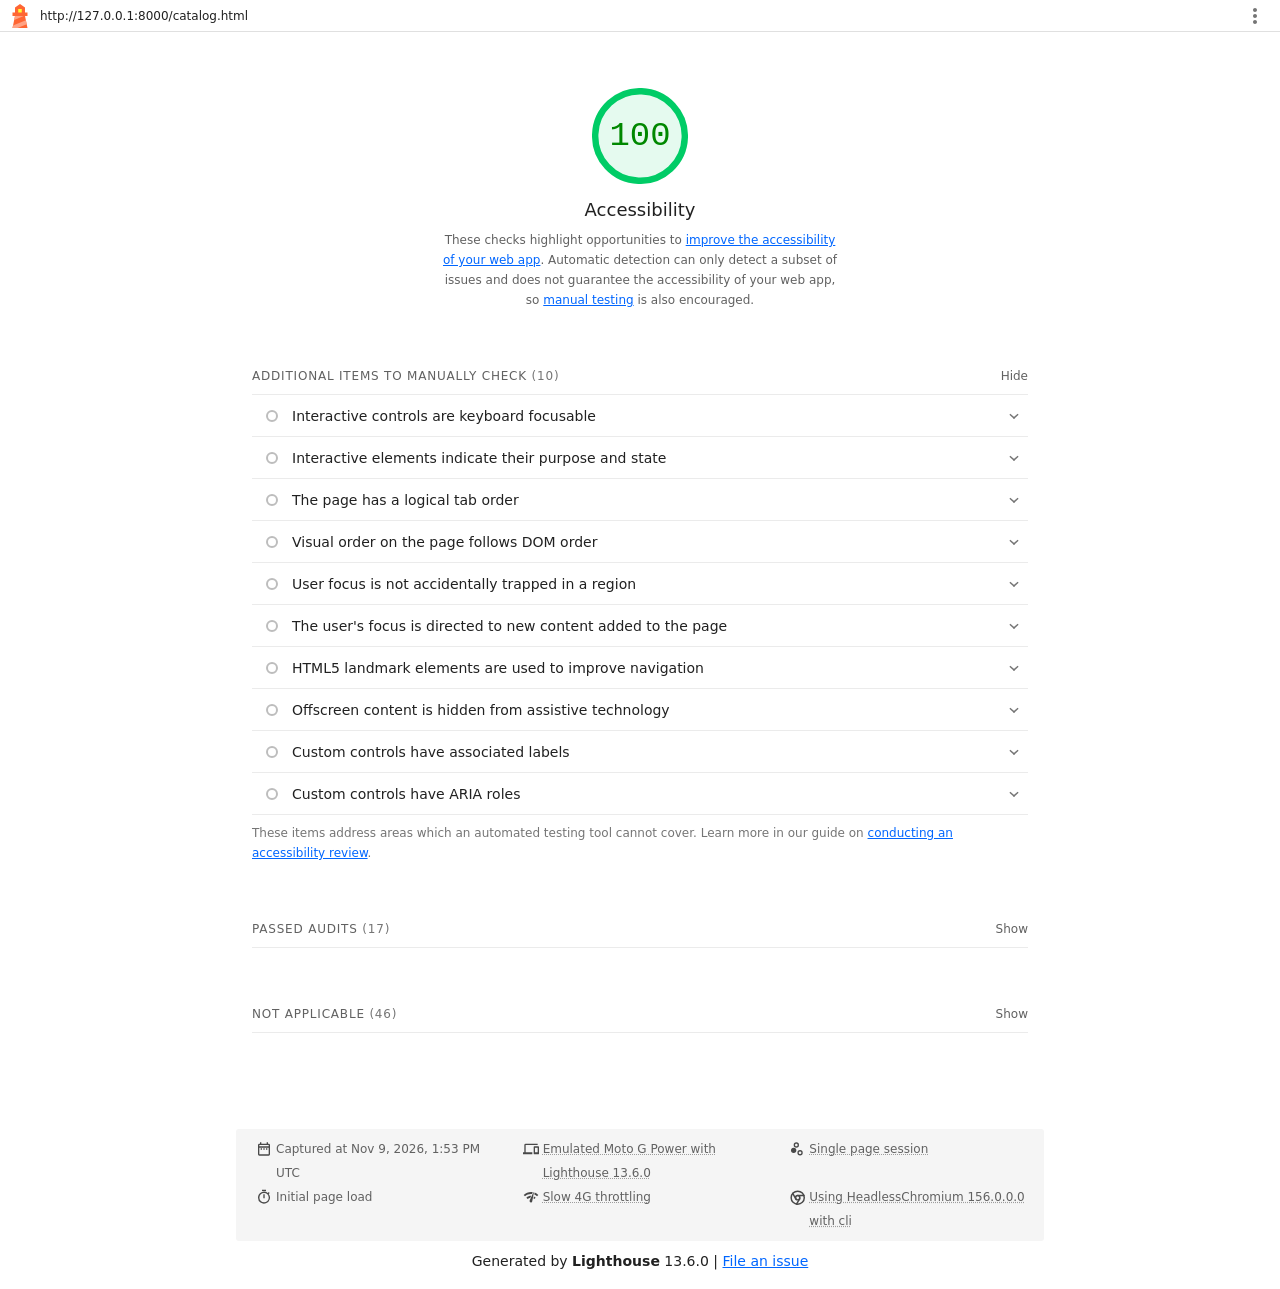
<file: lighthouse/catalog-accessibility.html>
<!--
@license
Copyright 2018 Google LLC
SPDX-License-Identifier: Apache-2.0
-->
<!doctype html>
<html lang="en">
<head>
  <meta charset="utf-8">
  <meta name="viewport" content="width=device-width, initial-scale=1, minimum-scale=1">
  <link rel="icon" href='data:image/svg+xml;utf8,<svg fill="none" xmlns="http://www.w3.org/2000/svg" viewBox="0 0 48 48"><path d="m14 7 10-7 10 7v10h5v7h-5l5 24H9l5-24H9v-7h5V7Z" fill="%23F63"/><path d="M31.561 24H14l-1.689 8.105L31.561 24ZM18.983 48H9l1.022-4.907L35.723 32.27l1.663 7.98L18.983 48Z" fill="%23FFA385"/><path fill="%23FF3" d="M20.5 10h7v7h-7z"/></svg>'>
  <title>Lighthouse Report</title>
  <style>body {margin: 0}</style>
</head>
<body>
  <noscript>Lighthouse report requires JavaScript. Please enable.</noscript>

  <div id="lh-log"></div>

  <script>window.__LIGHTHOUSE_JSON__ = {"lighthouseVersion":"13.6.0","requestedUrl":"http://127.0.0.1:8000/catalog.html","mainDocumentUrl":"http://127.0.0.1:8000/catalog.html","finalDisplayedUrl":"http://127.0.0.1:8000/catalog.html","finalUrl":"http://127.0.0.1:8000/catalog.html","fetchTime":"2026-11-09T13:53:27.196Z","gatherMode":"navigation","runWarnings":[],"userAgent":"Mozilla/5.0 (X11; Linux x86_64) AppleWebKit/537.36 (KHTML, like Gecko) HeadlessChrome/156.0.0.0 Safari/537.36","environment":{"networkUserAgent":"Mozilla/5.0 (Linux; Android 11; moto g power (2022)) AppleWebKit/537.36 (KHTML, like Gecko) Chrome/156.0.0.0 Mobile Safari/537.36","hostUserAgent":"Mozilla/5.0 (X11; Linux x86_64) AppleWebKit/537.36 (KHTML, like Gecko) HeadlessChrome/156.0.0.0 Safari/537.36","benchmarkIndex":2365,"credits":{"axe-core":"4.14.0"}},"audits":{"accesskeys":{"id":"accesskeys","title":"`[accesskey]` values are unique","description":"Access keys let users quickly focus a part of the page. For proper navigation, each access key must be unique. [Learn more about access keys](https://dequeuniversity.com/rules/axe/4.14/accesskeys).","score":null,"scoreDisplayMode":"notApplicable"},"aria-allowed-attr":{"id":"aria-allowed-attr","title":"`[aria-*]` attributes match their roles","description":"Each ARIA `role` supports a specific subset of `aria-*` attributes. Mismatching these invalidates the `aria-*` attributes. [Learn how to match ARIA attributes to their roles](https://dequeuniversity.com/rules/axe/4.14/aria-allowed-attr).","score":1,"scoreDisplayMode":"binary","details":{"type":"table","headings":[{"key":"node","valueType":"node","subItemsHeading":{"key":"relatedNode","valueType":"node"},"label":"Failing Elements"}],"items":[]}},"aria-allowed-role":{"id":"aria-allowed-role","title":"Uses ARIA roles only on compatible elements","description":"Many HTML elements can only be assigned certain ARIA roles. Using ARIA roles where they are not allowed can interfere with the accessibility of the web page. [Learn more about ARIA roles](https://dequeuniversity.com/rules/axe/4.14/aria-allowed-role).","score":null,"scoreDisplayMode":"notApplicable"},"aria-command-name":{"id":"aria-command-name","title":"`button`, `link`, and `menuitem` elements have accessible names","description":"When an element doesn't have an accessible name, screen readers announce it with a generic name, making it unusable for users who rely on screen readers. [Learn how to make command elements more accessible](https://dequeuniversity.com/rules/axe/4.14/aria-command-name).","score":null,"scoreDisplayMode":"notApplicable"},"aria-conditional-attr":{"id":"aria-conditional-attr","title":"ARIA attributes are used as specified for the element's role","description":"Some ARIA attributes are only allowed on an element under certain conditions. [Learn more about conditional ARIA attributes](https://dequeuniversity.com/rules/axe/4.14/aria-conditional-attr).","score":1,"scoreDisplayMode":"binary","details":{"type":"table","headings":[{"key":"node","valueType":"node","subItemsHeading":{"key":"relatedNode","valueType":"node"},"label":"Failing Elements"}],"items":[]}},"aria-deprecated-role":{"id":"aria-deprecated-role","title":"Deprecated ARIA roles were not used","description":"Deprecated ARIA roles may not be processed correctly by assistive technology. [Learn more about deprecated ARIA roles](https://dequeuniversity.com/rules/axe/4.14/aria-deprecated-role).","score":null,"scoreDisplayMode":"notApplicable"},"aria-dialog-name":{"id":"aria-dialog-name","title":"Elements with `role=\"dialog\"` or `role=\"alertdialog\"` have accessible names.","description":"ARIA dialog elements without accessible names may prevent screen readers users from discerning the purpose of these elements. [Learn how to make ARIA dialog elements more accessible](https://dequeuniversity.com/rules/axe/4.14/aria-dialog-name).","score":null,"scoreDisplayMode":"notApplicable"},"aria-hidden-body":{"id":"aria-hidden-body","title":"`[aria-hidden=\"true\"]` is not present on the document `\u003cbody>`","description":"Assistive technologies, like screen readers, work inconsistently when `aria-hidden=\"true\"` is set on the document `\u003cbody>`. [Learn how `aria-hidden` affects the document body](https://dequeuniversity.com/rules/axe/4.14/aria-hidden-body).","score":1,"scoreDisplayMode":"binary","details":{"type":"table","headings":[{"key":"node","valueType":"node","subItemsHeading":{"key":"relatedNode","valueType":"node"},"label":"Failing Elements"}],"items":[]}},"aria-hidden-focus":{"id":"aria-hidden-focus","title":"`[aria-hidden=\"true\"]` elements do not contain focusable descendents","description":"Focusable descendents within an `[aria-hidden=\"true\"]` element prevent those interactive elements from being available to users of assistive technologies like screen readers. [Learn how `aria-hidden` affects focusable elements](https://dequeuniversity.com/rules/axe/4.14/aria-hidden-focus).","score":null,"scoreDisplayMode":"notApplicable"},"aria-input-field-name":{"id":"aria-input-field-name","title":"ARIA input fields have accessible names","description":"When an input field doesn't have an accessible name, screen readers announce it with a generic name, making it unusable for users who rely on screen readers. [Learn more about input field labels](https://dequeuniversity.com/rules/axe/4.14/aria-input-field-name).","score":null,"scoreDisplayMode":"notApplicable"},"aria-meter-name":{"id":"aria-meter-name","title":"ARIA `meter` elements have accessible names","description":"When a meter element doesn't have an accessible name, screen readers announce it with a generic name, making it unusable for users who rely on screen readers. [Learn how to name `meter` elements](https://dequeuniversity.com/rules/axe/4.14/aria-meter-name).","score":null,"scoreDisplayMode":"notApplicable"},"aria-progressbar-name":{"id":"aria-progressbar-name","title":"ARIA `progressbar` elements have accessible names","description":"When a `progressbar` element doesn't have an accessible name, screen readers announce it with a generic name, making it unusable for users who rely on screen readers. [Learn how to label `progressbar` elements](https://dequeuniversity.com/rules/axe/4.14/aria-progressbar-name).","score":null,"scoreDisplayMode":"notApplicable"},"aria-prohibited-attr":{"id":"aria-prohibited-attr","title":"Elements use only permitted ARIA attributes","description":"Using ARIA attributes in roles where they are prohibited can mean that important information is not communicated to users of assistive technologies. [Learn more about prohibited ARIA roles](https://dequeuniversity.com/rules/axe/4.14/aria-prohibited-attr).","score":1,"scoreDisplayMode":"binary","details":{"type":"table","headings":[{"key":"node","valueType":"node","subItemsHeading":{"key":"relatedNode","valueType":"node"},"label":"Failing Elements"}],"items":[]}},"aria-required-attr":{"id":"aria-required-attr","title":"`[role]`s have all required `[aria-*]` attributes","description":"Some ARIA roles have required attributes that describe the state of the element to screen readers. [Learn more about roles and required attributes](https://dequeuniversity.com/rules/axe/4.14/aria-required-attr).","score":null,"scoreDisplayMode":"notApplicable"},"aria-required-children":{"id":"aria-required-children","title":"Elements with an ARIA `[role]` that require children to contain a specific `[role]` have all required children.","description":"Some ARIA parent roles must contain specific child roles to perform their intended accessibility functions. [Learn more about roles and required children elements](https://dequeuniversity.com/rules/axe/4.14/aria-required-children).","score":null,"scoreDisplayMode":"notApplicable"},"aria-required-parent":{"id":"aria-required-parent","title":"`[role]`s are contained by their required parent element","description":"Some ARIA child roles must be contained by specific parent roles to properly perform their intended accessibility functions. [Learn more about ARIA roles and required parent element](https://dequeuniversity.com/rules/axe/4.14/aria-required-parent).","score":null,"scoreDisplayMode":"notApplicable"},"aria-roles":{"id":"aria-roles","title":"`[role]` values are valid","description":"ARIA roles must have valid values in order to perform their intended accessibility functions. [Learn more about valid ARIA roles](https://dequeuniversity.com/rules/axe/4.14/aria-roles).","score":null,"scoreDisplayMode":"notApplicable"},"aria-text":{"id":"aria-text","title":"Elements with the `role=text` attribute do not have focusable descendents.","description":"Adding `role=text` around a text node split by markup enables VoiceOver to treat it as one phrase, but the element's focusable descendents will not be announced. [Learn more about the `role=text` attribute](https://dequeuniversity.com/rules/axe/4.14/aria-text).","score":null,"scoreDisplayMode":"notApplicable"},"aria-toggle-field-name":{"id":"aria-toggle-field-name","title":"ARIA toggle fields have accessible names","description":"When a toggle field doesn't have an accessible name, screen readers announce it with a generic name, making it unusable for users who rely on screen readers. [Learn more about toggle fields](https://dequeuniversity.com/rules/axe/4.14/aria-toggle-field-name).","score":null,"scoreDisplayMode":"notApplicable"},"aria-tooltip-name":{"id":"aria-tooltip-name","title":"ARIA `tooltip` elements have accessible names","description":"When a tooltip element doesn't have an accessible name, screen readers announce it with a generic name, making it unusable for users who rely on screen readers. [Learn how to name `tooltip` elements](https://dequeuniversity.com/rules/axe/4.14/aria-tooltip-name).","score":null,"scoreDisplayMode":"notApplicable"},"aria-treeitem-name":{"id":"aria-treeitem-name","title":"ARIA `treeitem` elements have accessible names","description":"When a `treeitem` element doesn't have an accessible name, screen readers announce it with a generic name, making it unusable for users who rely on screen readers. [Learn more about labeling `treeitem` elements](https://dequeuniversity.com/rules/axe/4.14/aria-treeitem-name).","score":null,"scoreDisplayMode":"notApplicable"},"aria-valid-attr-value":{"id":"aria-valid-attr-value","title":"`[aria-*]` attributes have valid values","description":"Assistive technologies, like screen readers, can't interpret ARIA attributes with invalid values. [Learn more about valid values for ARIA attributes](https://dequeuniversity.com/rules/axe/4.14/aria-valid-attr-value).","score":1,"scoreDisplayMode":"binary","details":{"type":"table","headings":[{"key":"node","valueType":"node","subItemsHeading":{"key":"relatedNode","valueType":"node"},"label":"Failing Elements"}],"items":[]}},"aria-valid-attr":{"id":"aria-valid-attr","title":"`[aria-*]` attributes are valid and not misspelled","description":"Assistive technologies, like screen readers, can't interpret ARIA attributes with invalid names. [Learn more about valid ARIA attributes](https://dequeuniversity.com/rules/axe/4.14/aria-valid-attr).","score":1,"scoreDisplayMode":"binary","details":{"type":"table","headings":[{"key":"node","valueType":"node","subItemsHeading":{"key":"relatedNode","valueType":"node"},"label":"Failing Elements"}],"items":[]}},"button-name":{"id":"button-name","title":"Buttons have an accessible name","description":"When a button doesn't have an accessible name, screen readers announce it as \"button\", making it unusable for users who rely on screen readers. [Learn how to make buttons more accessible](https://dequeuniversity.com/rules/axe/4.14/button-name).","score":null,"scoreDisplayMode":"notApplicable"},"bypass":{"id":"bypass","title":"The page contains a heading, skip link, or landmark region","description":"Adding ways to bypass repetitive content lets keyboard users navigate the page more efficiently. [Learn more about bypass blocks](https://dequeuniversity.com/rules/axe/4.14/bypass).","score":null,"scoreDisplayMode":"notApplicable"},"color-contrast":{"id":"color-contrast","title":"Background and foreground colors have a sufficient contrast ratio","description":"Low-contrast text is difficult or impossible for many users to read. [Learn how to provide sufficient color contrast](https://dequeuniversity.com/rules/axe/4.14/color-contrast).","score":1,"scoreDisplayMode":"binary","details":{"type":"table","headings":[{"key":"node","valueType":"node","subItemsHeading":{"key":"relatedNode","valueType":"node"},"label":"Failing Elements"}],"items":[]}},"definition-list":{"id":"definition-list","title":"`\u003cdl>`'s contain only properly-ordered `\u003cdt>` and `\u003cdd>` groups, `\u003cscript>`, `\u003ctemplate>` or `\u003cdiv>` elements.","description":"When definition lists are not properly marked up, screen readers may produce confusing or inaccurate output. [Learn how to structure definition lists correctly](https://dequeuniversity.com/rules/axe/4.14/definition-list).","score":null,"scoreDisplayMode":"notApplicable"},"dlitem":{"id":"dlitem","title":"Definition list items are wrapped in `\u003cdl>` elements","description":"Definition list items (`\u003cdt>` and `\u003cdd>`) must be wrapped in a parent `\u003cdl>` element to ensure that screen readers can properly announce them. [Learn how to structure definition lists correctly](https://dequeuniversity.com/rules/axe/4.14/dlitem).","score":null,"scoreDisplayMode":"notApplicable"},"document-title":{"id":"document-title","title":"Document has a `\u003ctitle>` element","description":"The title gives screen reader users an overview of the page, and search engine users rely on it heavily to determine if a page is relevant to their search. [Learn more about document titles](https://dequeuniversity.com/rules/axe/4.14/document-title).","score":1,"scoreDisplayMode":"binary","details":{"type":"table","headings":[{"key":"node","valueType":"node","subItemsHeading":{"key":"relatedNode","valueType":"node"},"label":"Failing Elements"}],"items":[]}},"duplicate-id-aria":{"id":"duplicate-id-aria","title":"ARIA IDs are unique","description":"The value of an ARIA ID must be unique to prevent other instances from being overlooked by assistive technologies. [Learn how to fix duplicate ARIA IDs](https://dequeuniversity.com/rules/axe/4.14/duplicate-id-aria).","score":null,"scoreDisplayMode":"notApplicable"},"empty-heading":{"id":"empty-heading","title":"All heading elements contain content.","description":"A heading with no content or inaccessible text prevent screen reader users from accessing information on the page's structure. [Learn more about headings](https://dequeuniversity.com/rules/axe/4.14/empty-heading).","score":null,"scoreDisplayMode":"notApplicable"},"form-field-multiple-labels":{"id":"form-field-multiple-labels","title":"No form fields have multiple labels","description":"Form fields with multiple labels can be confusingly announced by assistive technologies like screen readers which use either the first, the last, or all of the labels. [Learn how to use form labels](https://dequeuniversity.com/rules/axe/4.14/form-field-multiple-labels).","score":null,"scoreDisplayMode":"notApplicable"},"frame-title":{"id":"frame-title","title":"`\u003cframe>` or `\u003ciframe>` elements have a title","description":"Screen reader users rely on frame titles to describe the contents of frames. [Learn more about frame titles](https://dequeuniversity.com/rules/axe/4.14/frame-title).","score":null,"scoreDisplayMode":"notApplicable"},"heading-order":{"id":"heading-order","title":"Heading elements appear in a sequentially-descending order","description":"Properly ordered headings that do not skip levels convey the semantic structure of the page, making it easier to navigate and understand when using assistive technologies. [Learn more about heading order](https://dequeuniversity.com/rules/axe/4.14/heading-order).","score":1,"scoreDisplayMode":"binary","details":{"type":"table","headings":[{"key":"node","valueType":"node","subItemsHeading":{"key":"relatedNode","valueType":"node"},"label":"Failing Elements"}],"items":[]}},"html-has-lang":{"id":"html-has-lang","title":"`\u003chtml>` element has a `[lang]` attribute","description":"If a page doesn't specify a `lang` attribute, a screen reader assumes that the page is in the default language that the user chose when setting up the screen reader. If the page isn't actually in the default language, then the screen reader might not announce the page's text correctly. [Learn more about the `lang` attribute](https://dequeuniversity.com/rules/axe/4.14/html-has-lang).","score":1,"scoreDisplayMode":"binary","details":{"type":"table","headings":[{"key":"node","valueType":"node","subItemsHeading":{"key":"relatedNode","valueType":"node"},"label":"Failing Elements"}],"items":[]}},"html-lang-valid":{"id":"html-lang-valid","title":"`\u003chtml>` element has a valid value for its `[lang]` attribute","description":"Specifying a valid [BCP 47 language](https://www.w3.org/International/questions/qa-choosing-language-tags#question) helps screen readers announce text properly. [Learn how to use the `lang` attribute](https://dequeuniversity.com/rules/axe/4.14/html-lang-valid).","score":1,"scoreDisplayMode":"binary","details":{"type":"table","headings":[{"key":"node","valueType":"node","subItemsHeading":{"key":"relatedNode","valueType":"node"},"label":"Failing Elements"}],"items":[]}},"html-xml-lang-mismatch":{"id":"html-xml-lang-mismatch","title":"`\u003chtml>` element has an `[xml:lang]` attribute with the same base language as the `[lang]` attribute.","description":"If the webpage does not specify a consistent language, then the screen reader might not announce the page's text correctly. [Learn more about the `lang` attribute](https://dequeuniversity.com/rules/axe/4.14/html-xml-lang-mismatch).","score":null,"scoreDisplayMode":"notApplicable"},"identical-links-same-purpose":{"id":"identical-links-same-purpose","title":"Identical links have the same purpose.","description":"Links with the same destination should have the same description, to help users understand the link's purpose and decide whether to follow it. [Learn more about identical links](https://dequeuniversity.com/rules/axe/4.14/identical-links-same-purpose).","score":null,"scoreDisplayMode":"notApplicable"},"image-alt":{"id":"image-alt","title":"Image elements have `[alt]` attributes","description":"Informative elements should aim for short, descriptive alternate text. Decorative elements can be ignored with an empty alt attribute. [Learn more about the `alt` attribute](https://dequeuniversity.com/rules/axe/4.14/image-alt).","score":1,"scoreDisplayMode":"binary","details":{"type":"table","headings":[{"key":"node","valueType":"node","subItemsHeading":{"key":"relatedNode","valueType":"node"},"label":"Failing Elements"}],"items":[]}},"image-redundant-alt":{"id":"image-redundant-alt","title":"Image elements do not have `[alt]` attributes that are redundant text.","description":"Informative elements should aim for short, descriptive alternative text. Alternative text that is exactly the same as the text adjacent to the link or image is potentially confusing for screen reader users, because the text will be read twice. [Learn more about the `alt` attribute](https://dequeuniversity.com/rules/axe/4.14/image-redundant-alt).","score":null,"scoreDisplayMode":"notApplicable"},"input-button-name":{"id":"input-button-name","title":"Input buttons have discernible text.","description":"Adding discernable and accessible text to input buttons may help screen reader users understand the purpose of the input button. [Learn more about input buttons](https://dequeuniversity.com/rules/axe/4.14/input-button-name).","score":null,"scoreDisplayMode":"notApplicable"},"input-image-alt":{"id":"input-image-alt","title":"`\u003cinput type=\"image\">` elements have `[alt]` text","description":"When an image is being used as an `\u003cinput>` button, providing alternative text can help screen reader users understand the purpose of the button. [Learn about input image alt text](https://dequeuniversity.com/rules/axe/4.14/input-image-alt).","score":null,"scoreDisplayMode":"notApplicable"},"label-content-name-mismatch":{"id":"label-content-name-mismatch","title":"Elements with visible text labels have matching accessible names.","description":"Visible text labels that do not match the accessible name can result in a confusing experience for screen reader users. [Learn more about accessible names](https://dequeuniversity.com/rules/axe/4.14/label-content-name-mismatch).","score":1,"scoreDisplayMode":"binary","details":{"type":"table","headings":[{"key":"node","valueType":"node","subItemsHeading":{"key":"relatedNode","valueType":"node"},"label":"Failing Elements"}],"items":[]}},"label":{"id":"label","title":"Form elements have associated labels","description":"Labels ensure that form controls are announced properly by assistive technologies, like screen readers. [Learn more about form element labels](https://dequeuniversity.com/rules/axe/4.14/label).","score":null,"scoreDisplayMode":"notApplicable"},"landmark-one-main":{"id":"landmark-one-main","title":"Document has a main landmark.","description":"One main landmark helps screen reader users navigate a web page. [Learn more about landmarks](https://dequeuniversity.com/rules/axe/4.14/landmark-one-main).","score":1,"scoreDisplayMode":"binary","details":{"type":"table","headings":[{"key":"node","valueType":"node","subItemsHeading":{"key":"relatedNode","valueType":"node"},"label":"Failing Elements"}],"items":[]}},"link-name":{"id":"link-name","title":"Links have a discernible name","description":"Link text (and alternate text for images, when used as links) that is discernible, unique, and focusable improves the navigation experience for screen reader users. [Learn how to make links accessible](https://dequeuniversity.com/rules/axe/4.14/link-name).","score":1,"scoreDisplayMode":"binary","details":{"type":"table","headings":[{"key":"node","valueType":"node","subItemsHeading":{"key":"relatedNode","valueType":"node"},"label":"Failing Elements"}],"items":[]}},"link-in-text-block":{"id":"link-in-text-block","title":"Links are distinguishable without relying on color.","description":"Low-contrast text is difficult or impossible for many users to read. Link text that is discernible improves the experience for users with low vision. [Learn how to make links distinguishable](https://dequeuniversity.com/rules/axe/4.14/link-in-text-block).","score":null,"scoreDisplayMode":"notApplicable"},"list":{"id":"list","title":"Lists contain only `\u003cli>` elements and script supporting elements (`\u003cscript>` and `\u003ctemplate>`).","description":"Screen readers have a specific way of announcing lists. Ensuring proper list structure aids screen reader output. [Learn more about proper list structure](https://dequeuniversity.com/rules/axe/4.14/list).","score":null,"scoreDisplayMode":"notApplicable"},"listitem":{"id":"listitem","title":"List items (`\u003cli>`) are contained within `\u003cul>`, `\u003col>` or `\u003cmenu>` parent elements","description":"Screen readers require list items (`\u003cli>`) to be contained within a parent `\u003cul>`, `\u003col>` or `\u003cmenu>` to be announced properly. [Learn more about proper list structure](https://dequeuniversity.com/rules/axe/4.14/listitem).","score":null,"scoreDisplayMode":"notApplicable"},"meta-refresh":{"id":"meta-refresh","title":"The document does not use `\u003cmeta http-equiv=\"refresh\">`","description":"Users do not expect a page to refresh automatically, and doing so will move focus back to the top of the page. This may create a frustrating or confusing experience. [Learn more about the refresh meta tag](https://dequeuniversity.com/rules/axe/4.14/meta-refresh).","score":null,"scoreDisplayMode":"notApplicable"},"meta-viewport":{"id":"meta-viewport","title":"`[user-scalable=\"no\"]` is not used in the `\u003cmeta name=\"viewport\">` element and the `[maximum-scale]` attribute is not less than 5.","description":"Disabling zooming is problematic for users with low vision who rely on screen magnification to properly see the contents of a web page. [Learn more about the viewport meta tag](https://dequeuniversity.com/rules/axe/4.14/meta-viewport).","score":1,"scoreDisplayMode":"binary","details":{"type":"table","headings":[{"key":"node","valueType":"node","subItemsHeading":{"key":"relatedNode","valueType":"node"},"label":"Failing Elements"}],"items":[]}},"object-alt":{"id":"object-alt","title":"`\u003cobject>` elements have alternate text","description":"Screen readers cannot translate non-text content. Adding alternate text to `\u003cobject>` elements helps screen readers convey meaning to users. [Learn more about alt text for `object` elements](https://dequeuniversity.com/rules/axe/4.14/object-alt).","score":null,"scoreDisplayMode":"notApplicable"},"select-name":{"id":"select-name","title":"Select elements have associated label elements.","description":"Form elements without effective labels can create frustrating experiences for screen reader users. [Learn more about the `select` element](https://dequeuniversity.com/rules/axe/4.14/select-name).","score":null,"scoreDisplayMode":"notApplicable"},"skip-link":{"id":"skip-link","title":"Skip links are focusable.","description":"Including a skip link can help users skip to the main content to save time. [Learn more about skip links](https://dequeuniversity.com/rules/axe/4.14/skip-link).","score":1,"scoreDisplayMode":"binary","details":{"type":"table","headings":[{"key":"node","valueType":"node","subItemsHeading":{"key":"relatedNode","valueType":"node"},"label":"Failing Elements"}],"items":[]}},"tabindex":{"id":"tabindex","title":"No element has a `[tabindex]` value greater than 0","description":"A value greater than 0 implies an explicit navigation ordering. Although technically valid, this often creates frustrating experiences for users who rely on assistive technologies. [Learn more about the `tabindex` attribute](https://dequeuniversity.com/rules/axe/4.14/tabindex).","score":null,"scoreDisplayMode":"notApplicable"},"table-duplicate-name":{"id":"table-duplicate-name","title":"Tables have different content in the summary attribute and `\u003ccaption>`.","description":"The summary attribute should describe the table structure, while `\u003ccaption>` should have the onscreen title. Accurate table mark-up helps users of screen readers. [Learn more about summary and caption](https://dequeuniversity.com/rules/axe/4.14/table-duplicate-name).","score":null,"scoreDisplayMode":"notApplicable"},"table-fake-caption":{"id":"table-fake-caption","title":"Tables use `\u003ccaption>` instead of cells with the `[colspan]` attribute to indicate a caption.","description":"Screen readers have features to make navigating tables easier. Ensuring that tables use the actual caption element instead of cells with the `[colspan]` attribute may improve the experience for screen reader users. [Learn more about captions](https://dequeuniversity.com/rules/axe/4.14/table-fake-caption).","score":null,"scoreDisplayMode":"notApplicable"},"target-size":{"id":"target-size","title":"Touch targets have sufficient size and spacing.","description":"Touch targets with sufficient size and spacing help users who may have difficulty targeting small controls to activate the targets. [Learn more about touch targets](https://dequeuniversity.com/rules/axe/4.14/target-size).","score":1,"scoreDisplayMode":"binary","details":{"type":"table","headings":[{"key":"node","valueType":"node","subItemsHeading":{"key":"relatedNode","valueType":"node"},"label":"Failing Elements"}],"items":[]}},"td-has-header":{"id":"td-has-header","title":"`\u003ctd>` elements in a large `\u003ctable>` have one or more table headers.","description":"Screen readers have features to make navigating tables easier. Ensuring that `\u003ctd>` elements in a large table (3 or more cells in width and height) have an associated table header may improve the experience for screen reader users. [Learn more about table headers](https://dequeuniversity.com/rules/axe/4.14/td-has-header).","score":null,"scoreDisplayMode":"notApplicable"},"td-headers-attr":{"id":"td-headers-attr","title":"Cells in a `\u003ctable>` element that use the `[headers]` attribute refer to table cells within the same table.","description":"Screen readers have features to make navigating tables easier. Ensuring `\u003ctd>` cells using the `[headers]` attribute only refer to other cells in the same table may improve the experience for screen reader users. [Learn more about the `headers` attribute](https://dequeuniversity.com/rules/axe/4.14/td-headers-attr).","score":null,"scoreDisplayMode":"notApplicable"},"th-has-data-cells":{"id":"th-has-data-cells","title":"`\u003cth>` elements and elements with `[role=\"columnheader\"/\"rowheader\"]` have data cells they describe.","description":"Screen readers have features to make navigating tables easier. Ensuring table headers always refer to some set of cells may improve the experience for screen reader users. [Learn more about table headers](https://dequeuniversity.com/rules/axe/4.14/th-has-data-cells).","score":null,"scoreDisplayMode":"notApplicable"},"valid-lang":{"id":"valid-lang","title":"`[lang]` attributes have a valid value","description":"Specifying a valid [BCP 47 language](https://www.w3.org/International/questions/qa-choosing-language-tags#question) on elements helps ensure that text is pronounced correctly by a screen reader. [Learn how to use the `lang` attribute](https://dequeuniversity.com/rules/axe/4.14/valid-lang).","score":null,"scoreDisplayMode":"notApplicable"},"video-caption":{"id":"video-caption","title":"`\u003cvideo>` elements contain a `\u003ctrack>` element with `[kind=\"captions\"]`","description":"When a video provides a caption it is easier for deaf and hearing impaired users to access its information. [Learn more about video captions](https://dequeuniversity.com/rules/axe/4.14/video-caption).","score":null,"scoreDisplayMode":"notApplicable"},"custom-controls-labels":{"id":"custom-controls-labels","title":"Custom controls have associated labels","description":"Custom interactive controls have associated labels, provided by aria-label or aria-labelledby. [Learn more about custom controls and labels](https://developer.chrome.com/docs/lighthouse/accessibility/custom-controls-labels/).","score":null,"scoreDisplayMode":"manual"},"custom-controls-roles":{"id":"custom-controls-roles","title":"Custom controls have ARIA roles","description":"Custom interactive controls have appropriate ARIA roles. [Learn how to add roles to custom controls](https://developer.chrome.com/docs/lighthouse/accessibility/custom-control-roles/).","score":null,"scoreDisplayMode":"manual"},"focus-traps":{"id":"focus-traps","title":"User focus is not accidentally trapped in a region","description":"A user can tab into and out of any control or region without accidentally trapping their focus. [Learn how to avoid focus traps](https://developer.chrome.com/docs/lighthouse/accessibility/focus-traps/).","score":null,"scoreDisplayMode":"manual"},"focusable-controls":{"id":"focusable-controls","title":"Interactive controls are keyboard focusable","description":"Custom interactive controls are keyboard focusable and display a focus indicator. [Learn how to make custom controls focusable](https://developer.chrome.com/docs/lighthouse/accessibility/focusable-controls/).","score":null,"scoreDisplayMode":"manual"},"interactive-element-affordance":{"id":"interactive-element-affordance","title":"Interactive elements indicate their purpose and state","description":"Interactive elements, such as links and buttons, should indicate their state and be distinguishable from non-interactive elements. [Learn how to decorate interactive elements with affordance hints](https://developer.chrome.com/docs/lighthouse/accessibility/interactive-element-affordance/).","score":null,"scoreDisplayMode":"manual"},"logical-tab-order":{"id":"logical-tab-order","title":"The page has a logical tab order","description":"Tabbing through the page follows the visual layout. Users cannot focus elements that are offscreen. [Learn more about logical tab ordering](https://developer.chrome.com/docs/lighthouse/accessibility/logical-tab-order/).","score":null,"scoreDisplayMode":"manual"},"managed-focus":{"id":"managed-focus","title":"The user's focus is directed to new content added to the page","description":"If new content, such as a dialog, is added to the page, the user's focus is directed to it. [Learn how to direct focus to new content](https://developer.chrome.com/docs/lighthouse/accessibility/managed-focus/).","score":null,"scoreDisplayMode":"manual"},"offscreen-content-hidden":{"id":"offscreen-content-hidden","title":"Offscreen content is hidden from assistive technology","description":"Offscreen content is hidden with display: none or aria-hidden=true. [Learn how to properly hide offscreen content](https://developer.chrome.com/docs/lighthouse/accessibility/offscreen-content-hidden/).","score":null,"scoreDisplayMode":"manual"},"use-landmarks":{"id":"use-landmarks","title":"HTML5 landmark elements are used to improve navigation","description":"Landmark elements (`\u003cmain>`, `\u003cnav>`, etc.) are used to improve the keyboard navigation of the page for assistive technology. [Learn more about landmark elements](https://developer.chrome.com/docs/lighthouse/accessibility/use-landmarks/).","score":null,"scoreDisplayMode":"manual"},"visual-order-follows-dom":{"id":"visual-order-follows-dom","title":"Visual order on the page follows DOM order","description":"DOM order matches the visual order, improving navigation for assistive technology. [Learn more about DOM and visual ordering](https://developer.chrome.com/docs/lighthouse/accessibility/visual-order-follows-dom/).","score":null,"scoreDisplayMode":"manual"},"autocomplete-valid":{"id":"autocomplete-valid","title":"`autocomplete` attributes are used correctly","description":"The `autocomplete` attribute values must be valid and correctly applied for screen readers to function correctly. [Learn more about valid autocomplete values](https://dequeuniversity.com/rules/axe/4.14/autocomplete-valid).","score":null,"scoreDisplayMode":"notApplicable"},"presentation-role-conflict":{"id":"presentation-role-conflict","title":"Elements with `role=\"none\"` or `role=\"presentation\"` do not have conflicts","description":"There are certain cases where the semantic role of an element with `role=\"none\"` or `role=\"presentation\"` does not resolve to none or presentation. To ensure the element remains removed from the accessibility tree, you should not add any global ARIA attributes to the element or make it focusable. [Learn more about presentation role conflict](https://dequeuniversity.com/rules/axe/4.14/presentation-role-conflict).","score":null,"scoreDisplayMode":"notApplicable"},"svg-img-alt":{"id":"svg-img-alt","title":"SVG elements with an `img` role have an accessible text alternative","description":"Ensures SVG elements with an `img`, `graphics-document` or `graphics-symbol` role have an accessible text alternative. [Learn more about SVG alt text](https://dequeuniversity.com/rules/axe/4.14/svg-img-alt).","score":null,"scoreDisplayMode":"notApplicable"}},"configSettings":{"output":["html","json"],"maxWaitForFcp":30000,"maxWaitForLoad":45000,"pauseAfterFcpMs":1000,"pauseAfterLoadMs":1000,"networkQuietThresholdMs":1000,"cpuQuietThresholdMs":1000,"formFactor":"mobile","throttling":{"rttMs":150,"throughputKbps":1638.4,"requestLatencyMs":562.5,"downloadThroughputKbps":1474.5600000000002,"uploadThroughputKbps":675,"cpuSlowdownMultiplier":4},"throttlingMethod":"simulate","screenEmulation":{"mobile":true,"width":412,"height":823,"deviceScaleFactor":1.75,"disabled":false},"emulatedUserAgent":"Mozilla/5.0 (Linux; Android 11; moto g power (2022)) AppleWebKit/537.36 (KHTML, like Gecko) Chrome/136.0.0.0 Mobile Safari/537.36","auditMode":false,"gatherMode":false,"clearStorageTypes":["file_systems","shader_cache","service_workers","cache_storage"],"disableStorageReset":false,"debugNavigation":false,"channel":"cli","usePassiveGathering":false,"disableFullPageScreenshot":false,"skipAboutBlank":false,"blankPage":"about:blank","ignoreStatusCode":false,"locale":"en-US","blockedUrlPatterns":null,"additionalTraceCategories":null,"extraHeaders":null,"precomputedLanternData":null,"onlyAudits":null,"onlyCategories":["accessibility"],"skipAudits":null},"categories":{"accessibility":{"title":"Accessibility","description":"These checks highlight opportunities to [improve the accessibility of your web app](https://developer.chrome.com/docs/lighthouse/accessibility/). Automatic detection can only detect a subset of issues and does not guarantee the accessibility of your web app, so [manual testing](https://web.dev/articles/how-to-review) is also encouraged.","manualDescription":"These items address areas which an automated testing tool cannot cover. Learn more in our guide on [conducting an accessibility review](https://web.dev/articles/how-to-review).","supportedModes":["navigation","snapshot"],"auditRefs":[{"id":"accesskeys","weight":0,"group":"a11y-navigation"},{"id":"aria-allowed-attr","weight":10,"group":"a11y-aria"},{"id":"aria-command-name","weight":0,"group":"a11y-aria"},{"id":"aria-conditional-attr","weight":7,"group":"a11y-aria"},{"id":"aria-deprecated-role","weight":0,"group":"a11y-aria"},{"id":"aria-dialog-name","weight":0,"group":"a11y-aria"},{"id":"aria-hidden-body","weight":10,"group":"a11y-aria"},{"id":"aria-hidden-focus","weight":0,"group":"a11y-aria"},{"id":"aria-input-field-name","weight":0,"group":"a11y-aria"},{"id":"aria-meter-name","weight":0,"group":"a11y-aria"},{"id":"aria-progressbar-name","weight":0,"group":"a11y-aria"},{"id":"aria-prohibited-attr","weight":7,"group":"a11y-aria"},{"id":"aria-required-attr","weight":0,"group":"a11y-aria"},{"id":"aria-required-children","weight":0,"group":"a11y-aria"},{"id":"aria-required-parent","weight":0,"group":"a11y-aria"},{"id":"aria-roles","weight":0,"group":"a11y-aria"},{"id":"aria-text","weight":0,"group":"a11y-aria"},{"id":"aria-toggle-field-name","weight":0,"group":"a11y-aria"},{"id":"aria-tooltip-name","weight":0,"group":"a11y-aria"},{"id":"aria-treeitem-name","weight":0,"group":"a11y-aria"},{"id":"aria-valid-attr-value","weight":10,"group":"a11y-aria"},{"id":"aria-valid-attr","weight":10,"group":"a11y-aria"},{"id":"button-name","weight":0,"group":"a11y-names-labels"},{"id":"bypass","weight":0,"group":"a11y-navigation"},{"id":"color-contrast","weight":7,"group":"a11y-color-contrast"},{"id":"definition-list","weight":0,"group":"a11y-tables-lists"},{"id":"dlitem","weight":0,"group":"a11y-tables-lists"},{"id":"document-title","weight":7,"group":"a11y-names-labels"},{"id":"duplicate-id-aria","weight":0,"group":"a11y-aria"},{"id":"form-field-multiple-labels","weight":0,"group":"a11y-names-labels"},{"id":"frame-title","weight":0,"group":"a11y-names-labels"},{"id":"heading-order","weight":3,"group":"a11y-navigation"},{"id":"html-has-lang","weight":7,"group":"a11y-language"},{"id":"html-lang-valid","weight":7,"group":"a11y-language"},{"id":"html-xml-lang-mismatch","weight":0,"group":"a11y-language"},{"id":"image-alt","weight":10,"group":"a11y-names-labels"},{"id":"input-button-name","weight":0,"group":"a11y-names-labels"},{"id":"input-image-alt","weight":0,"group":"a11y-names-labels"},{"id":"label","weight":0,"group":"a11y-names-labels"},{"id":"link-in-text-block","weight":0,"group":"a11y-color-contrast"},{"id":"link-name","weight":7,"group":"a11y-names-labels"},{"id":"list","weight":0,"group":"a11y-tables-lists"},{"id":"listitem","weight":0,"group":"a11y-tables-lists"},{"id":"meta-refresh","weight":0,"group":"a11y-best-practices"},{"id":"meta-viewport","weight":10,"group":"a11y-best-practices"},{"id":"object-alt","weight":0,"group":"a11y-names-labels"},{"id":"select-name","weight":0,"group":"a11y-names-labels"},{"id":"skip-link","weight":3,"group":"a11y-names-labels"},{"id":"tabindex","weight":0,"group":"a11y-navigation"},{"id":"target-size","weight":7,"group":"a11y-best-practices"},{"id":"td-headers-attr","weight":0,"group":"a11y-tables-lists"},{"id":"th-has-data-cells","weight":0,"group":"a11y-tables-lists"},{"id":"valid-lang","weight":0,"group":"a11y-language"},{"id":"video-caption","weight":0,"group":"a11y-audio-video"},{"id":"landmark-one-main","weight":3,"group":"a11y-best-practices"},{"id":"autocomplete-valid","weight":0,"group":"a11y-best-practices"},{"id":"presentation-role-conflict","weight":0,"group":"a11y-best-practices"},{"id":"svg-img-alt","weight":0,"group":"a11y-best-practices"},{"id":"focusable-controls","weight":0},{"id":"interactive-element-affordance","weight":0},{"id":"logical-tab-order","weight":0},{"id":"visual-order-follows-dom","weight":0},{"id":"focus-traps","weight":0},{"id":"managed-focus","weight":0},{"id":"use-landmarks","weight":0},{"id":"offscreen-content-hidden","weight":0},{"id":"custom-controls-labels","weight":0},{"id":"custom-controls-roles","weight":0},{"id":"table-duplicate-name","weight":0,"group":"a11y-best-practices"},{"id":"empty-heading","weight":0,"group":"a11y-best-practices"},{"id":"aria-allowed-role","weight":0,"group":"a11y-best-practices"},{"id":"image-redundant-alt","weight":0,"group":"a11y-names-labels"},{"id":"identical-links-same-purpose","weight":0,"group":"a11y-best-practices"},{"id":"label-content-name-mismatch","weight":0,"group":"hidden"},{"id":"table-fake-caption","weight":0,"group":"hidden"},{"id":"td-has-header","weight":0,"group":"hidden"}],"id":"accessibility","score":1}},"categoryGroups":{"metrics":{"title":"Metrics"},"insights":{"title":"Insights","description":"These insights are also available in the Chrome DevTools Performance Panel - [record a trace](https://developer.chrome.com/docs/devtools/performance/reference) to view more detailed information."},"diagnostics":{"title":"Diagnostics","description":"More information about the performance of your application. These numbers don't [directly affect](https://developer.chrome.com/docs/lighthouse/performance/performance-scoring/) the Performance score."},"a11y-best-practices":{"title":"Best practices","description":"These items highlight common accessibility best practices."},"a11y-color-contrast":{"title":"Contrast","description":"These are opportunities to improve the legibility of your content."},"a11y-names-labels":{"title":"Names and labels","description":"These are opportunities to improve the semantics of the controls in your application. This may enhance the experience for users of assistive technology, like a screen reader."},"a11y-navigation":{"title":"Navigation","description":"These are opportunities to improve keyboard navigation in your application."},"a11y-aria":{"title":"ARIA","description":"These are opportunities to improve the usage of ARIA in your application which may enhance the experience for users of assistive technology, like a screen reader."},"a11y-language":{"title":"Internationalization and localization","description":"These are opportunities to improve the interpretation of your content by users in different locales."},"a11y-audio-video":{"title":"Audio and video","description":"These are opportunities to provide alternative content for audio and video. This may improve the experience for users with hearing or vision impairments."},"a11y-tables-lists":{"title":"Tables and lists","description":"These are opportunities to improve the experience of reading tabular or list data using assistive technology, like a screen reader."},"seo-mobile":{"title":"Mobile Friendly","description":"Make sure your pages are mobile friendly so users don’t have to pinch or zoom in order to read the content pages. [Learn how to make pages mobile-friendly](https://developers.google.com/search/mobile-sites/)."},"seo-content":{"title":"Content Best Practices","description":"Format your HTML in a way that enables crawlers to better understand your app’s content."},"seo-crawl":{"title":"Crawling and Indexing","description":"To appear in search results, crawlers need access to your app."},"best-practices-trust-safety":{"title":"Trust and Safety"},"best-practices-ux":{"title":"User Experience"},"best-practices-browser-compat":{"title":"Browser Compatibility"},"best-practices-general":{"title":"General"},"webmcp":{"title":"WebMCP","description":"Audits validating WebMCP integration."},"agent-accessibility":{"title":"Agent Accessibility","description":"These audits highlight best practices for improving the accessibility of the website for AI agents."},"agent-discoverability":{"title":"Agent Discoverability","description":"These audits validate that websites expose discoverable resources, documentation, and catalogs for AI agents."},"hidden":{"title":""}},"stackPacks":[],"entities":[{"name":"127.0.0.1","origins":["http://127.0.0.1:8000"],"isFirstParty":true,"isUnrecognized":true}],"fullPageScreenshot":{"screenshot":{"data":"[data-uri]","width":412,"height":3586},"nodes":{}},"timing":{"entries":[{"startTime":1090.42,"name":"lh:config","duration":438.07,"entryType":"measure"},{"startTime":1091.85,"name":"lh:config:resolveArtifactsToDefns","duration":31.15,"entryType":"measure"},{"startTime":1528.65,"name":"lh:runner:gather","duration":4944.13,"entryType":"measure"},{"startTime":1595.41,"name":"lh:driver:connect","duration":8.38,"entryType":"measure"},{"startTime":1604.49,"name":"lh:driver:navigate","duration":11.26,"entryType":"measure"},{"startTime":1616.13,"name":"lh:gather:getBenchmarkIndex","duration":1010.18,"entryType":"measure"},{"startTime":2626.54,"name":"lh:gather:getVersion","duration":1.07,"entryType":"measure"},{"startTime":2627.69,"name":"lh:gather:getDevicePixelRatio","duration":0.93,"entryType":"measure"},{"startTime":2628.96,"name":"lh:prepare:navigationMode","duration":27.3,"entryType":"measure"},{"startTime":2629.66,"name":"lh:gather:getVersion","duration":0.46,"entryType":"measure"},{"startTime":2645.27,"name":"lh:storage:clearDataForOrigin","duration":4.11,"entryType":"measure"},{"startTime":2649.55,"name":"lh:storage:clearBrowserCaches","duration":4.67,"entryType":"measure"},{"startTime":2655.08,"name":"lh:gather:prepareThrottlingAndNetwork","duration":1.16,"entryType":"measure"},{"startTime":2660.54,"name":"lh:driver:navigate","duration":2379.26,"entryType":"measure"},{"startTime":5042.23,"name":"lh:computed:NetworkRecords","duration":1.05,"entryType":"measure"},{"startTime":5043.74,"name":"lh:gather:getArtifact:DevtoolsLog","duration":0.03,"entryType":"measure"},{"startTime":5043.79,"name":"lh:gather:getArtifact:Accessibility","duration":231.75,"entryType":"measure"},{"startTime":5275.81,"name":"lh:gather:getArtifact:NetworkUserAgent","duration":0.09,"entryType":"measure"},{"startTime":5275.91,"name":"lh:gather:getArtifact:Stacks","duration":16.16,"entryType":"measure"},{"startTime":5276,"name":"lh:gather:collectStacks","duration":16.02,"entryType":"measure"},{"startTime":5292.09,"name":"lh:gather:getArtifact:FullPageScreenshot","duration":1164.32,"entryType":"measure"},{"startTime":6452.18,"name":"lh:gather:getVersion","duration":1.15,"entryType":"measure"},{"startTime":6474.77,"name":"lh:runner:audit","duration":208.82,"entryType":"measure"},{"startTime":6474.97,"name":"lh:runner:auditing","duration":208.08,"entryType":"measure"},{"startTime":6476.71,"name":"lh:audit:accesskeys","duration":1.92,"entryType":"measure"},{"startTime":6478.99,"name":"lh:audit:aria-allowed-attr","duration":5.57,"entryType":"measure"},{"startTime":6484.87,"name":"lh:audit:aria-allowed-role","duration":0.93,"entryType":"measure"},{"startTime":6486.17,"name":"lh:audit:aria-command-name","duration":1.05,"entryType":"measure"},{"startTime":6487.47,"name":"lh:audit:aria-conditional-attr","duration":3.68,"entryType":"measure"},{"startTime":6491.4,"name":"lh:audit:aria-deprecated-role","duration":1.01,"entryType":"measure"},{"startTime":6492.66,"name":"lh:audit:aria-dialog-name","duration":1.18,"entryType":"measure"},{"startTime":6494.12,"name":"lh:audit:aria-hidden-body","duration":3.69,"entryType":"measure"},{"startTime":6498.09,"name":"lh:audit:aria-hidden-focus","duration":1.19,"entryType":"measure"},{"startTime":6499.55,"name":"lh:audit:aria-input-field-name","duration":1.2,"entryType":"measure"},{"startTime":6501,"name":"lh:audit:aria-meter-name","duration":1.28,"entryType":"measure"},{"startTime":6502.53,"name":"lh:audit:aria-progressbar-name","duration":1.31,"entryType":"measure"},{"startTime":6504.1,"name":"lh:audit:aria-prohibited-attr","duration":10.17,"entryType":"measure"},{"startTime":6514.54,"name":"lh:audit:aria-required-attr","duration":1.34,"entryType":"measure"},{"startTime":6516.16,"name":"lh:audit:aria-required-children","duration":1.49,"entryType":"measure"},{"startTime":6517.94,"name":"lh:audit:aria-required-parent","duration":1.49,"entryType":"measure"},{"startTime":6519.67,"name":"lh:audit:aria-roles","duration":1.46,"entryType":"measure"},{"startTime":6521.39,"name":"lh:audit:aria-text","duration":1.39,"entryType":"measure"},{"startTime":6522.96,"name":"lh:audit:aria-toggle-field-name","duration":1.04,"entryType":"measure"},{"startTime":6524.18,"name":"lh:audit:aria-tooltip-name","duration":1.08,"entryType":"measure"},{"startTime":6525.41,"name":"lh:audit:aria-treeitem-name","duration":1.11,"entryType":"measure"},{"startTime":6526.67,"name":"lh:audit:aria-valid-attr-value","duration":2.19,"entryType":"measure"},{"startTime":6529,"name":"lh:audit:aria-valid-attr","duration":2.28,"entryType":"measure"},{"startTime":6531.53,"name":"lh:audit:button-name","duration":1.67,"entryType":"measure"},{"startTime":6533.36,"name":"lh:audit:bypass","duration":2.42,"entryType":"measure"},{"startTime":6535.94,"name":"lh:audit:color-contrast","duration":10.28,"entryType":"measure"},{"startTime":6546.42,"name":"lh:audit:definition-list","duration":1.43,"entryType":"measure"},{"startTime":6548.14,"name":"lh:audit:dlitem","duration":1.86,"entryType":"measure"},{"startTime":6550.2,"name":"lh:audit:document-title","duration":2.5,"entryType":"measure"},{"startTime":6552.87,"name":"lh:audit:duplicate-id-aria","duration":2.59,"entryType":"measure"},{"startTime":6555.63,"name":"lh:audit:empty-heading","duration":2.39,"entryType":"measure"},{"startTime":6558.22,"name":"lh:audit:form-field-multiple-labels","duration":1.42,"entryType":"measure"},{"startTime":6559.8,"name":"lh:audit:frame-title","duration":1.41,"entryType":"measure"},{"startTime":6561.36,"name":"lh:audit:heading-order","duration":2.42,"entryType":"measure"},{"startTime":6563.96,"name":"lh:audit:html-has-lang","duration":11.97,"entryType":"measure"},{"startTime":6576.26,"name":"lh:audit:html-lang-valid","duration":3.9,"entryType":"measure"},{"startTime":6580.42,"name":"lh:audit:html-xml-lang-mismatch","duration":2.51,"entryType":"measure"},{"startTime":6583.19,"name":"lh:audit:identical-links-same-purpose","duration":3.67,"entryType":"measure"},{"startTime":6587.14,"name":"lh:audit:image-alt","duration":3.69,"entryType":"measure"},{"startTime":6591.12,"name":"lh:audit:image-redundant-alt","duration":4.02,"entryType":"measure"},{"startTime":6595.4,"name":"lh:audit:input-button-name","duration":2.36,"entryType":"measure"},{"startTime":6598,"name":"lh:audit:input-image-alt","duration":2.47,"entryType":"measure"},{"startTime":6600.72,"name":"lh:audit:label-content-name-mismatch","duration":11.65,"entryType":"measure"},{"startTime":6612.55,"name":"lh:audit:label","duration":1.57,"entryType":"measure"},{"startTime":6614.28,"name":"lh:audit:landmark-one-main","duration":2.25,"entryType":"measure"},{"startTime":6616.69,"name":"lh:audit:link-name","duration":2.32,"entryType":"measure"},{"startTime":6619.2,"name":"lh:audit:link-in-text-block","duration":1.61,"entryType":"measure"},{"startTime":6620.97,"name":"lh:audit:list","duration":1.8,"entryType":"measure"},{"startTime":6622.93,"name":"lh:audit:listitem","duration":1.84,"entryType":"measure"},{"startTime":6624.93,"name":"lh:audit:meta-refresh","duration":1.79,"entryType":"measure"},{"startTime":6626.88,"name":"lh:audit:meta-viewport","duration":2.52,"entryType":"measure"},{"startTime":6629.56,"name":"lh:audit:object-alt","duration":10.68,"entryType":"measure"},{"startTime":6640.42,"name":"lh:audit:select-name","duration":1.87,"entryType":"measure"},{"startTime":6642.45,"name":"lh:audit:skip-link","duration":2.24,"entryType":"measure"},{"startTime":6644.85,"name":"lh:audit:tabindex","duration":2.01,"entryType":"measure"},{"startTime":6647.01,"name":"lh:audit:table-duplicate-name","duration":2.64,"entryType":"measure"},{"startTime":6649.84,"name":"lh:audit:table-fake-caption","duration":2.28,"entryType":"measure"},{"startTime":6652.28,"name":"lh:audit:target-size","duration":2.42,"entryType":"measure"},{"startTime":6654.86,"name":"lh:audit:td-has-header","duration":2.3,"entryType":"measure"},{"startTime":6657.38,"name":"lh:audit:td-headers-attr","duration":11.64,"entryType":"measure"},{"startTime":6669.25,"name":"lh:audit:th-has-data-cells","duration":2.37,"entryType":"measure"},{"startTime":6671.8,"name":"lh:audit:valid-lang","duration":2.33,"entryType":"measure"},{"startTime":6674.29,"name":"lh:audit:video-caption","duration":2.27,"entryType":"measure"},{"startTime":6676.58,"name":"lh:audit:custom-controls-labels","duration":0.12,"entryType":"measure"},{"startTime":6676.71,"name":"lh:audit:custom-controls-roles","duration":0.01,"entryType":"measure"},{"startTime":6676.72,"name":"lh:audit:focus-traps","duration":0.01,"entryType":"measure"},{"startTime":6676.74,"name":"lh:audit:focusable-controls","duration":0.01,"entryType":"measure"},{"startTime":6676.75,"name":"lh:audit:interactive-element-affordance","duration":0.01,"entryType":"measure"},{"startTime":6676.77,"name":"lh:audit:logical-tab-order","duration":0.01,"entryType":"measure"},{"startTime":6676.78,"name":"lh:audit:managed-focus","duration":0.01,"entryType":"measure"},{"startTime":6676.79,"name":"lh:audit:offscreen-content-hidden","duration":0.01,"entryType":"measure"},{"startTime":6676.81,"name":"lh:audit:use-landmarks","duration":0.01,"entryType":"measure"},{"startTime":6676.82,"name":"lh:audit:visual-order-follows-dom","duration":0.01,"entryType":"measure"},{"startTime":6677.01,"name":"lh:audit:autocomplete-valid","duration":1.27,"entryType":"measure"},{"startTime":6678.45,"name":"lh:audit:presentation-role-conflict","duration":2.02,"entryType":"measure"},{"startTime":6680.63,"name":"lh:audit:svg-img-alt","duration":2.38,"entryType":"measure"},{"startTime":6683.07,"name":"lh:runner:generate","duration":0.5,"entryType":"measure"},{"startTime":6684.02,"name":"lh:computed:EntityClassification","duration":1.39,"entryType":"measure"}],"total":5152.95},"i18n":{"rendererFormattedStrings":{"calculatorLink":"See calculator.","collapseView":"Collapse view","crcInitialNavigation":"Initial Navigation","crcLongestDurationLabel":"Maximum critical path latency:","dropdownCopyJSON":"Copy JSON","dropdownDarkTheme":"Toggle Dark Theme","dropdownPrintExpanded":"Print Expanded","dropdownPrintSummary":"Print Summary","dropdownSaveGist":"Save as Gist","dropdownSaveHTML":"Save as HTML","dropdownSaveJSON":"Save as JSON","dropdownViewUnthrottledTrace":"View Unthrottled Trace","dropdownViewer":"Open in Viewer","errorLabel":"Error!","errorMissingAuditInfo":"Report error: no audit information","expandView":"Expand view","firstPartyChipLabel":"1st party","footerIssue":"File an issue","hide":"Hide","labDataTitle":"Lab Data","lsPerformanceCategoryDescription":"[Lighthouse](https://developers.google.com/web/tools/lighthouse/) analysis of the current page on an emulated mobile network. Values are estimated and may vary.","manualAuditsGroupTitle":"Additional items to manually check","notApplicableAuditsGroupTitle":"Not applicable","openInANewTabTooltip":"Open in a new tab","opportunityResourceColumnLabel":"Opportunity","opportunitySavingsColumnLabel":"Estimated Savings","passedAuditsGroupTitle":"Passed audits","runtimeAnalysisWindow":"Initial page load","runtimeAnalysisWindowSnapshot":"Point-in-time snapshot","runtimeAnalysisWindowTimespan":"User interactions timespan","runtimeCustom":"Custom throttling","runtimeDesktopEmulation":"Emulated Desktop","runtimeMobileEmulation":"Emulated Moto G Power","runtimeNoEmulation":"No emulation","runtimeSettingsArdVersion":"ARD version","runtimeSettingsAxeVersion":"Axe version","runtimeSettingsBenchmark":"Unthrottled CPU/Memory Power","runtimeSettingsCPUThrottling":"CPU throttling","runtimeSettingsDevice":"Device","runtimeSettingsNetworkThrottling":"Network throttling","runtimeSettingsScreenEmulation":"Screen emulation","runtimeSettingsUANetwork":"User agent (network)","runtimeSingleLoad":"Single page session","runtimeSingleLoadTooltip":"This data is taken from a single page session, as opposed to field data summarizing many sessions.","runtimeSlow4g":"Slow 4G throttling","runtimeUnknown":"Unknown","show":"Show","showRelevantAudits":"Show audits relevant to:","snippetCollapseButtonLabel":"Collapse snippet","snippetExpandButtonLabel":"Expand snippet","thirdPartyResourcesLabel":"Show 3rd-party resources","throttlingProvided":"Provided by environment","toplevelWarningsMessage":"There were issues affecting this run of Lighthouse:","unattributable":"Unattributable","unscoredLabel":"Unscored","unscoredTitle":"This audit does not contribute to the overall category score.","varianceDisclaimer":"Values are estimated and may vary. The [performance score is calculated](https://developer.chrome.com/docs/lighthouse/performance/performance-scoring/) directly from these metrics.","viewTraceLabel":"View Trace","viewTreemapLabel":"View Treemap","warningAuditsGroupTitle":"Passed audits but with warnings","warningHeader":"Warnings: "},"icuMessagePaths":{"core/audits/accessibility/accesskeys.js | title":["audits.accesskeys.title"],"core/audits/accessibility/accesskeys.js | description":["audits.accesskeys.description"],"core/audits/accessibility/aria-allowed-attr.js | title":["audits[aria-allowed-attr].title"],"core/audits/accessibility/aria-allowed-attr.js | description":["audits[aria-allowed-attr].description"],"core/lib/i18n/i18n.js | columnFailingElem":["audits[aria-allowed-attr].details.headings[0].label","audits[aria-conditional-attr].details.headings[0].label","audits[aria-hidden-body].details.headings[0].label","audits[aria-prohibited-attr].details.headings[0].label","audits[aria-valid-attr-value].details.headings[0].label","audits[aria-valid-attr].details.headings[0].label","audits[color-contrast].details.headings[0].label","audits[document-title].details.headings[0].label","audits[heading-order].details.headings[0].label","audits[html-has-lang].details.headings[0].label","audits[html-lang-valid].details.headings[0].label","audits[image-alt].details.headings[0].label","audits[label-content-name-mismatch].details.headings[0].label","audits[landmark-one-main].details.headings[0].label","audits[link-name].details.headings[0].label","audits[meta-viewport].details.headings[0].label","audits[skip-link].details.headings[0].label","audits[target-size].details.headings[0].label"],"core/audits/accessibility/aria-allowed-role.js | title":["audits[aria-allowed-role].title"],"core/audits/accessibility/aria-allowed-role.js | description":["audits[aria-allowed-role].description"],"core/audits/accessibility/aria-command-name.js | title":["audits[aria-command-name].title"],"core/audits/accessibility/aria-command-name.js | description":["audits[aria-command-name].description"],"core/audits/accessibility/aria-conditional-attr.js | title":["audits[aria-conditional-attr].title"],"core/audits/accessibility/aria-conditional-attr.js | description":["audits[aria-conditional-attr].description"],"core/audits/accessibility/aria-deprecated-role.js | title":["audits[aria-deprecated-role].title"],"core/audits/accessibility/aria-deprecated-role.js | description":["audits[aria-deprecated-role].description"],"core/audits/accessibility/aria-dialog-name.js | title":["audits[aria-dialog-name].title"],"core/audits/accessibility/aria-dialog-name.js | description":["audits[aria-dialog-name].description"],"core/audits/accessibility/aria-hidden-body.js | title":["audits[aria-hidden-body].title"],"core/audits/accessibility/aria-hidden-body.js | description":["audits[aria-hidden-body].description"],"core/audits/accessibility/aria-hidden-focus.js | title":["audits[aria-hidden-focus].title"],"core/audits/accessibility/aria-hidden-focus.js | description":["audits[aria-hidden-focus].description"],"core/audits/accessibility/aria-input-field-name.js | title":["audits[aria-input-field-name].title"],"core/audits/accessibility/aria-input-field-name.js | description":["audits[aria-input-field-name].description"],"core/audits/accessibility/aria-meter-name.js | title":["audits[aria-meter-name].title"],"core/audits/accessibility/aria-meter-name.js | description":["audits[aria-meter-name].description"],"core/audits/accessibility/aria-progressbar-name.js | title":["audits[aria-progressbar-name].title"],"core/audits/accessibility/aria-progressbar-name.js | description":["audits[aria-progressbar-name].description"],"core/audits/accessibility/aria-prohibited-attr.js | title":["audits[aria-prohibited-attr].title"],"core/audits/accessibility/aria-prohibited-attr.js | description":["audits[aria-prohibited-attr].description"],"core/audits/accessibility/aria-required-attr.js | title":["audits[aria-required-attr].title"],"core/audits/accessibility/aria-required-attr.js | description":["audits[aria-required-attr].description"],"core/audits/accessibility/aria-required-children.js | title":["audits[aria-required-children].title"],"core/audits/accessibility/aria-required-children.js | description":["audits[aria-required-children].description"],"core/audits/accessibility/aria-required-parent.js | title":["audits[aria-required-parent].title"],"core/audits/accessibility/aria-required-parent.js | description":["audits[aria-required-parent].description"],"core/audits/accessibility/aria-roles.js | title":["audits[aria-roles].title"],"core/audits/accessibility/aria-roles.js | description":["audits[aria-roles].description"],"core/audits/accessibility/aria-text.js | title":["audits[aria-text].title"],"core/audits/accessibility/aria-text.js | description":["audits[aria-text].description"],"core/audits/accessibility/aria-toggle-field-name.js | title":["audits[aria-toggle-field-name].title"],"core/audits/accessibility/aria-toggle-field-name.js | description":["audits[aria-toggle-field-name].description"],"core/audits/accessibility/aria-tooltip-name.js | title":["audits[aria-tooltip-name].title"],"core/audits/accessibility/aria-tooltip-name.js | description":["audits[aria-tooltip-name].description"],"core/audits/accessibility/aria-treeitem-name.js | title":["audits[aria-treeitem-name].title"],"core/audits/accessibility/aria-treeitem-name.js | description":["audits[aria-treeitem-name].description"],"core/audits/accessibility/aria-valid-attr-value.js | title":["audits[aria-valid-attr-value].title"],"core/audits/accessibility/aria-valid-attr-value.js | description":["audits[aria-valid-attr-value].description"],"core/audits/accessibility/aria-valid-attr.js | title":["audits[aria-valid-attr].title"],"core/audits/accessibility/aria-valid-attr.js | description":["audits[aria-valid-attr].description"],"core/audits/accessibility/button-name.js | title":["audits[button-name].title"],"core/audits/accessibility/button-name.js | description":["audits[button-name].description"],"core/audits/accessibility/bypass.js | title":["audits.bypass.title"],"core/audits/accessibility/bypass.js | description":["audits.bypass.description"],"core/audits/accessibility/color-contrast.js | title":["audits[color-contrast].title"],"core/audits/accessibility/color-contrast.js | description":["audits[color-contrast].description"],"core/audits/accessibility/definition-list.js | title":["audits[definition-list].title"],"core/audits/accessibility/definition-list.js | description":["audits[definition-list].description"],"core/audits/accessibility/dlitem.js | title":["audits.dlitem.title"],"core/audits/accessibility/dlitem.js | description":["audits.dlitem.description"],"core/audits/accessibility/document-title.js | title":["audits[document-title].title"],"core/audits/accessibility/document-title.js | description":["audits[document-title].description"],"core/audits/accessibility/duplicate-id-aria.js | title":["audits[duplicate-id-aria].title"],"core/audits/accessibility/duplicate-id-aria.js | description":["audits[duplicate-id-aria].description"],"core/audits/accessibility/empty-heading.js | title":["audits[empty-heading].title"],"core/audits/accessibility/empty-heading.js | description":["audits[empty-heading].description"],"core/audits/accessibility/form-field-multiple-labels.js | title":["audits[form-field-multiple-labels].title"],"core/audits/accessibility/form-field-multiple-labels.js | description":["audits[form-field-multiple-labels].description"],"core/audits/accessibility/frame-title.js | title":["audits[frame-title].title"],"core/audits/accessibility/frame-title.js | description":["audits[frame-title].description"],"core/audits/accessibility/heading-order.js | title":["audits[heading-order].title"],"core/audits/accessibility/heading-order.js | description":["audits[heading-order].description"],"core/audits/accessibility/html-has-lang.js | title":["audits[html-has-lang].title"],"core/audits/accessibility/html-has-lang.js | description":["audits[html-has-lang].description"],"core/audits/accessibility/html-lang-valid.js | title":["audits[html-lang-valid].title"],"core/audits/accessibility/html-lang-valid.js | description":["audits[html-lang-valid].description"],"core/audits/accessibility/html-xml-lang-mismatch.js | title":["audits[html-xml-lang-mismatch].title"],"core/audits/accessibility/html-xml-lang-mismatch.js | description":["audits[html-xml-lang-mismatch].description"],"core/audits/accessibility/identical-links-same-purpose.js | title":["audits[identical-links-same-purpose].title"],"core/audits/accessibility/identical-links-same-purpose.js | description":["audits[identical-links-same-purpose].description"],"core/audits/accessibility/image-alt.js | title":["audits[image-alt].title"],"core/audits/accessibility/image-alt.js | description":["audits[image-alt].description"],"core/audits/accessibility/image-redundant-alt.js | title":["audits[image-redundant-alt].title"],"core/audits/accessibility/image-redundant-alt.js | description":["audits[image-redundant-alt].description"],"core/audits/accessibility/input-button-name.js | title":["audits[input-button-name].title"],"core/audits/accessibility/input-button-name.js | description":["audits[input-button-name].description"],"core/audits/accessibility/input-image-alt.js | title":["audits[input-image-alt].title"],"core/audits/accessibility/input-image-alt.js | description":["audits[input-image-alt].description"],"core/audits/accessibility/label-content-name-mismatch.js | title":["audits[label-content-name-mismatch].title"],"core/audits/accessibility/label-content-name-mismatch.js | description":["audits[label-content-name-mismatch].description"],"core/audits/accessibility/label.js | title":["audits.label.title"],"core/audits/accessibility/label.js | description":["audits.label.description"],"core/audits/accessibility/landmark-one-main.js | title":["audits[landmark-one-main].title"],"core/audits/accessibility/landmark-one-main.js | description":["audits[landmark-one-main].description"],"core/audits/accessibility/link-name.js | title":["audits[link-name].title"],"core/audits/accessibility/link-name.js | description":["audits[link-name].description"],"core/audits/accessibility/link-in-text-block.js | title":["audits[link-in-text-block].title"],"core/audits/accessibility/link-in-text-block.js | description":["audits[link-in-text-block].description"],"core/audits/accessibility/list.js | title":["audits.list.title"],"core/audits/accessibility/list.js | description":["audits.list.description"],"core/audits/accessibility/listitem.js | title":["audits.listitem.title"],"core/audits/accessibility/listitem.js | description":["audits.listitem.description"],"core/audits/accessibility/meta-refresh.js | title":["audits[meta-refresh].title"],"core/audits/accessibility/meta-refresh.js | description":["audits[meta-refresh].description"],"core/audits/accessibility/meta-viewport.js | title":["audits[meta-viewport].title"],"core/audits/accessibility/meta-viewport.js | description":["audits[meta-viewport].description"],"core/audits/accessibility/object-alt.js | title":["audits[object-alt].title"],"core/audits/accessibility/object-alt.js | description":["audits[object-alt].description"],"core/audits/accessibility/select-name.js | title":["audits[select-name].title"],"core/audits/accessibility/select-name.js | description":["audits[select-name].description"],"core/audits/accessibility/skip-link.js | title":["audits[skip-link].title"],"core/audits/accessibility/skip-link.js | description":["audits[skip-link].description"],"core/audits/accessibility/tabindex.js | title":["audits.tabindex.title"],"core/audits/accessibility/tabindex.js | description":["audits.tabindex.description"],"core/audits/accessibility/table-duplicate-name.js | title":["audits[table-duplicate-name].title"],"core/audits/accessibility/table-duplicate-name.js | description":["audits[table-duplicate-name].description"],"core/audits/accessibility/table-fake-caption.js | title":["audits[table-fake-caption].title"],"core/audits/accessibility/table-fake-caption.js | description":["audits[table-fake-caption].description"],"core/audits/accessibility/target-size.js | title":["audits[target-size].title"],"core/audits/accessibility/target-size.js | description":["audits[target-size].description"],"core/audits/accessibility/td-has-header.js | title":["audits[td-has-header].title"],"core/audits/accessibility/td-has-header.js | description":["audits[td-has-header].description"],"core/audits/accessibility/td-headers-attr.js | title":["audits[td-headers-attr].title"],"core/audits/accessibility/td-headers-attr.js | description":["audits[td-headers-attr].description"],"core/audits/accessibility/th-has-data-cells.js | title":["audits[th-has-data-cells].title"],"core/audits/accessibility/th-has-data-cells.js | description":["audits[th-has-data-cells].description"],"core/audits/accessibility/valid-lang.js | title":["audits[valid-lang].title"],"core/audits/accessibility/valid-lang.js | description":["audits[valid-lang].description"],"core/audits/accessibility/video-caption.js | title":["audits[video-caption].title"],"core/audits/accessibility/video-caption.js | description":["audits[video-caption].description"],"core/audits/accessibility/autocomplete-valid.js | title":["audits[autocomplete-valid].title"],"core/audits/accessibility/autocomplete-valid.js | description":["audits[autocomplete-valid].description"],"core/audits/accessibility/presentation-role-conflict.js | title":["audits[presentation-role-conflict].title"],"core/audits/accessibility/presentation-role-conflict.js | description":["audits[presentation-role-conflict].description"],"core/audits/accessibility/svg-img-alt.js | title":["audits[svg-img-alt].title"],"core/audits/accessibility/svg-img-alt.js | description":["audits[svg-img-alt].description"],"core/config/default-config.js | a11yCategoryTitle":["categories.accessibility.title"],"core/config/default-config.js | a11yCategoryDescription":["categories.accessibility.description"],"core/config/default-config.js | a11yCategoryManualDescription":["categories.accessibility.manualDescription"],"core/config/default-config.js | metricGroupTitle":["categoryGroups.metrics.title"],"core/config/default-config.js | insightsGroupTitle":["categoryGroups.insights.title"],"core/config/default-config.js | insightsGroupDescription":["categoryGroups.insights.description"],"core/config/default-config.js | diagnosticsGroupTitle":["categoryGroups.diagnostics.title"],"core/config/default-config.js | diagnosticsGroupDescription":["categoryGroups.diagnostics.description"],"core/config/default-config.js | a11yBestPracticesGroupTitle":["categoryGroups[a11y-best-practices].title"],"core/config/default-config.js | a11yBestPracticesGroupDescription":["categoryGroups[a11y-best-practices].description"],"core/config/default-config.js | a11yColorContrastGroupTitle":["categoryGroups[a11y-color-contrast].title"],"core/config/default-config.js | a11yColorContrastGroupDescription":["categoryGroups[a11y-color-contrast].description"],"core/config/default-config.js | a11yNamesLabelsGroupTitle":["categoryGroups[a11y-names-labels].title"],"core/config/default-config.js | a11yNamesLabelsGroupDescription":["categoryGroups[a11y-names-labels].description"],"core/config/default-config.js | a11yNavigationGroupTitle":["categoryGroups[a11y-navigation].title"],"core/config/default-config.js | a11yNavigationGroupDescription":["categoryGroups[a11y-navigation].description"],"core/config/default-config.js | a11yAriaGroupTitle":["categoryGroups[a11y-aria].title"],"core/config/default-config.js | a11yAriaGroupDescription":["categoryGroups[a11y-aria].description"],"core/config/default-config.js | a11yLanguageGroupTitle":["categoryGroups[a11y-language].title"],"core/config/default-config.js | a11yLanguageGroupDescription":["categoryGroups[a11y-language].description"],"core/config/default-config.js | a11yAudioVideoGroupTitle":["categoryGroups[a11y-audio-video].title"],"core/config/default-config.js | a11yAudioVideoGroupDescription":["categoryGroups[a11y-audio-video].description"],"core/config/default-config.js | a11yTablesListsVideoGroupTitle":["categoryGroups[a11y-tables-lists].title"],"core/config/default-config.js | a11yTablesListsVideoGroupDescription":["categoryGroups[a11y-tables-lists].description"],"core/config/default-config.js | seoMobileGroupTitle":["categoryGroups[seo-mobile].title"],"core/config/default-config.js | seoMobileGroupDescription":["categoryGroups[seo-mobile].description"],"core/config/default-config.js | seoContentGroupTitle":["categoryGroups[seo-content].title"],"core/config/default-config.js | seoContentGroupDescription":["categoryGroups[seo-content].description"],"core/config/default-config.js | seoCrawlingGroupTitle":["categoryGroups[seo-crawl].title"],"core/config/default-config.js | seoCrawlingGroupDescription":["categoryGroups[seo-crawl].description"],"core/config/default-config.js | bestPracticesTrustSafetyGroupTitle":["categoryGroups[best-practices-trust-safety].title"],"core/config/default-config.js | bestPracticesUXGroupTitle":["categoryGroups[best-practices-ux].title"],"core/config/default-config.js | bestPracticesBrowserCompatGroupTitle":["categoryGroups[best-practices-browser-compat].title"],"core/config/default-config.js | bestPracticesGeneralGroupTitle":["categoryGroups[best-practices-general].title"],"core/config/default-config.js | webmcpGroupTitle":["categoryGroups.webmcp.title"],"core/config/default-config.js | webmcpGroupDescription":["categoryGroups.webmcp.description"],"core/config/default-config.js | agentAccessibilityGroupTitle":["categoryGroups[agent-accessibility].title"],"core/config/default-config.js | agentAccessibilityGroupDescription":["categoryGroups[agent-accessibility].description"],"core/config/default-config.js | agentDiscoverabilityGroupTitle":["categoryGroups[agent-discoverability].title"],"core/config/default-config.js | agentDiscoverabilityGroupDescription":["categoryGroups[agent-discoverability].description"]}}};</script>
  <script>"use strict";(()=>{var Re=.8999999999999999,Ie=.5,Ne=.49999999999999994;function He(o){let e=Math.sign(o);o=Math.abs(o);let t=.254829592,n=-.284496736,r=1.421413741,i=-1.453152027,a=1.061405429,s=1/(1+.3275911*o),c=s*(t+s*(n+s*(r+s*(i+s*a))));return e*(1-c*Math.exp(-o*o))}function fe({median:o,p10:e},t){if(o<=0)throw new Error("median must be greater than zero");if(e<=0)throw new Error("p10 must be greater than zero");if(e>=o)throw new Error("p10 must be less than the median");if(t<=0)return 1;let n=.9061938024368232,r=Math.max(Number.MIN_VALUE,t/o),i=Math.log(r),a=Math.max(Number.MIN_VALUE,e/o),l=-Math.log(a),s=i*n/l,c=(1-He(s))/2,d;return t<=e?d=Math.max(.9,Math.min(1,c)):t<=o?d=Math.max(Ie,Math.min(Re,c)):d=Math.max(0,Math.min(Ne,c)),d}var O="\u2026",Oe="\xA0",ve=.9,$e={PASS:{label:"pass",minScore:ve},AVERAGE:{label:"average",minScore:.5},FAIL:{label:"fail"},ERROR:{label:"error"}},Ve=["com","co","gov","edu","ac","org","go","gob","or","net","in","ne","nic","gouv","web","spb","blog","jus","kiev","mil","wi","qc","ca","bel","on"],E=class o{static get RATINGS(){return $e}static get PASS_THRESHOLD(){return ve}static get MS_DISPLAY_VALUE(){return`%10d${Oe}ms`}static isPluginCategory(e){return/^(@[a-z0-9-~][a-z0-9-._~]*\/)?lighthouse-plugin-[a-z0-9-._~]*$/.test(e)}static getFinalDisplayedUrl(e){if(e.finalDisplayedUrl)return e.finalDisplayedUrl;if(e.finalUrl)return e.finalUrl;throw new Error("Could not determine final displayed URL")}static getMainDocumentUrl(e){return e.mainDocumentUrl||e.finalUrl}static getFullPageScreenshot(e){return e.fullPageScreenshot?e.fullPageScreenshot:e.audits["full-page-screenshot"]?.details}static getEntityFromUrl(e,t){return t&&t.find(r=>r.origins.find(i=>e.startsWith(i)))||o.getPseudoRootDomain(e)}static splitMarkdownCodeSpans(e){let t=[],n=e.split(/`(.*?)`/g);for(let r=0;r<n.length;r++){let i=n[r];if(!i)continue;let a=r%2!==0;t.push({isCode:a,text:i})}return t}static splitMarkdownLink(e){let t=[],n=e.split(/\[([^\]]+?)\]\((https?:\/\/.*?)\)/g);for(;n.length;){let[r,i,a]=n.splice(0,3);r&&t.push({isLink:!1,text:r}),i&&a&&t.push({isLink:!0,text:i,linkHref:a})}return t}static truncate(e,t,n="\u2026"){if(e.length<=t)return e;let i=new Intl.Segmenter(void 0,{granularity:"grapheme"}).segment(e)[Symbol.iterator](),a=0;for(let l=0;l<=t-n.length;l++){let s=i.next();if(s.done)return e;a=s.value.index}for(let l=0;l<n.length;l++)if(i.next().done)return e;return e.slice(0,a)+n}static getURLDisplayName(e,t){t=t||{numPathParts:void 0,preserveQuery:void 0,preserveHost:void 0};let n=t.numPathParts!==void 0?t.numPathParts:2,r=t.preserveQuery!==void 0?t.preserveQuery:!0,i=t.preserveHost||!1,a;if(e.protocol==="about:"||e.protocol==="data:")a=e.href;else{a=e.pathname;let s=a.split("/").filter(c=>c.length);n&&s.length>n&&(a=O+s.slice(-1*n).join("/")),i&&(a=`${e.host}/${a.replace(/^\//,"")}`),r&&(a=`${a}${e.search}`)}let l=64;if(e.protocol!=="data:"&&(a=a.slice(0,200),a=a.replace(/([a-f0-9]{7})[a-f0-9]{13}[a-f0-9]*/g,`$1${O}`),a=a.replace(/([a-zA-Z0-9-_]{9})(?=.*[a-z])(?=.*[A-Z])(?=.*[0-9])[a-zA-Z0-9-_]{10,}/g,`$1${O}`),a=a.replace(/(\d{3})\d{6,}/g,`$1${O}`),a=a.replace(/\u2026+/g,O),a.length>l&&a.includes("?")&&(a=a.replace(/\?([^=]*)(=)?.*/,`?$1$2${O}`),a.length>l&&(a=a.replace(/\?.*/,`?${O}`)))),a.length>l){let s=a.lastIndexOf(".");s>=0?a=a.slice(0,l-1-(a.length-s))+`${O}${a.slice(s)}`:a=a.slice(0,l-1)+O}return a}static getChromeExtensionOrigin(e){let t=new URL(e);return t.protocol+"//"+t.host}static parseURL(e){let t=new URL(e);return{file:o.getURLDisplayName(t),hostname:t.hostname,origin:t.protocol==="chrome-extension:"?o.getChromeExtensionOrigin(e):t.origin}}static createOrReturnURL(e){return e instanceof URL?e:new URL(e)}static getPseudoTld(e){let t=e.split(".").slice(-2);return Ve.includes(t[0])?`.${t.join(".")}`:`.${t[t.length-1]}`}static getPseudoRootDomain(e){let t=o.createOrReturnURL(e).hostname,r=o.getPseudoTld(t).split(".");return t.split(".").slice(-r.length).join(".")}static filterRelevantLines(e,t,n){if(t.length===0)return e.slice(0,n*2+1);let r=3,i=new Set;return t=t.sort((a,l)=>(a.lineNumber||0)-(l.lineNumber||0)),t.forEach(({lineNumber:a})=>{let l=a-n,s=a+n;for(;l<1;)l++,s++;i.has(l-r-1)&&(l-=r);for(let c=l;c<=s;c++){let d=c;i.add(d)}}),e.filter(a=>i.has(a.lineNumber))}static computeLogNormalScore(e,t){let n=fe(e,t);return n>.9&&(n+=.05*(n-.9)),Math.floor(n*100)/100}};function Ge(o){let e=o.createFragment(),t=o.createElement("style");t.append(`
    .lh-3p-filter {
      color: var(--color-gray-600);
      float: right;
      padding: 6px var(--stackpack-padding-horizontal);
    }
    .lh-3p-filter-label, .lh-3p-filter-input {
      vertical-align: middle;
      user-select: none;
    }
    .lh-3p-filter-input:disabled + .lh-3p-ui-string {
      text-decoration: line-through;
    }
  `),e.append(t);let n=o.createElement("div","lh-3p-filter"),r=o.createElement("label","lh-3p-filter-label"),i=o.createElement("input","lh-3p-filter-input");i.setAttribute("type","checkbox"),i.setAttribute("checked","");let a=o.createElement("span","lh-3p-ui-string");a.append("Show 3rd party resources");let l=o.createElement("span","lh-3p-filter-count");return r.append(" ",i," ",a," (",l,") "),n.append(" ",r," "),e.append(n),e}function Be(o){let e=o.createFragment(),t=o.createElement("div","lh-audit"),n=o.createElement("details","lh-expandable-details"),r=o.createElement("summary"),i=o.createElement("div","lh-audit__header lh-expandable-details__summary"),a=o.createElement("span","lh-audit__score-icon"),l=o.createElement("span","lh-audit__title-and-text"),s=o.createElement("span","lh-audit__title"),c=o.createElement("span","lh-audit__display-text");l.append(" ",s," ",c," ");let d=o.createElement("div","lh-chevron-container");i.append(" ",a," ",l," ",d," "),r.append(" ",i," ");let h=o.createElement("div","lh-audit__description"),p=o.createElement("div","lh-audit__stackpacks");return n.append(" ",r," ",h," ",p," "),t.append(" ",n," "),e.append(t),e}function qe(o){let e=o.createFragment(),t=o.createElement("div","lh-category-header"),n=o.createElement("div","lh-score__gauge");n.setAttribute("role","heading"),n.setAttribute("aria-level","2");let r=o.createElement("div","lh-category-header__description");return t.append(" ",n," ",r," "),e.append(t),e}function je(o){let e=o.createFragment(),t=o.createElementNS("http://www.w3.org/2000/svg","svg","lh-chevron");t.setAttribute("viewBox","0 0 100 100");let n=o.createElementNS("http://www.w3.org/2000/svg","g","lh-chevron__lines"),r=o.createElementNS("http://www.w3.org/2000/svg","path","lh-chevron__line lh-chevron__line-left");r.setAttribute("d","M10 50h40");let i=o.createElementNS("http://www.w3.org/2000/svg","path","lh-chevron__line lh-chevron__line-right");return i.setAttribute("d","M90 50H50"),n.append(" ",r," ",i," "),t.append(" ",n," "),e.append(t),e}function We(o){let e=o.createFragment(),t=o.createElement("div","lh-audit-group"),n=o.createElement("details","lh-clump"),r=o.createElement("summary"),i=o.createElement("div","lh-audit-group__summary"),a=o.createElement("div","lh-audit-group__header"),l=o.createElement("span","lh-audit-group__title"),s=o.createElement("span","lh-audit-group__itemcount");a.append(" ",l," ",s," "," "," ");let c=o.createElement("div","lh-clump-toggle"),d=o.createElement("span","lh-clump-toggletext--show"),h=o.createElement("span","lh-clump-toggletext--hide");return c.append(" ",d," ",h," "),i.append(" ",a," ",c," "),r.append(" ",i," "),n.append(" ",r," "),t.append(" "," ",n," "),e.append(t),e}function Ke(o){let e=o.createFragment(),t=o.createElement("div","lh-crc-container"),n=o.createElement("style");n.append(`
      .lh-crc .lh-tree-marker {
        width: 12px;
        height: 26px;
        display: block;
        float: left;
        background-position: top left;
      }
      .lh-crc .lh-horiz-down {
        background: url('data:image/svg+xml;utf8,<svg width="16" height="26" viewBox="0 0 16 26" xmlns="http://www.w3.org/2000/svg"><g fill="%23D8D8D8" fill-rule="evenodd"><path d="M16 12v2H-2v-2z"/><path d="M9 12v14H7V12z"/>\u003c/g>\u003c/svg>');
      }
      .lh-crc .lh-right {
        background: url('data:image/svg+xml;utf8,<svg width="16" height="26" viewBox="0 0 16 26" xmlns="http://www.w3.org/2000/svg"><path d="M16 12v2H0v-2z" fill="%23D8D8D8" fill-rule="evenodd"/>\u003c/svg>');
      }
      .lh-crc .lh-up-right {
        background: url('data:image/svg+xml;utf8,<svg width="16" height="26" viewBox="0 0 16 26" xmlns="http://www.w3.org/2000/svg"><path d="M7 0h2v14H7zm2 12h7v2H9z" fill="%23D8D8D8" fill-rule="evenodd"/>\u003c/svg>');
      }
      .lh-crc .lh-vert-right {
        background: url('data:image/svg+xml;utf8,<svg width="16" height="26" viewBox="0 0 16 26" xmlns="http://www.w3.org/2000/svg"><path d="M7 0h2v27H7zm2 12h7v2H9z" fill="%23D8D8D8" fill-rule="evenodd"/>\u003c/svg>');
      }
      .lh-crc .lh-vert {
        background: url('data:image/svg+xml;utf8,<svg width="16" height="26" viewBox="0 0 16 26" xmlns="http://www.w3.org/2000/svg"><path d="M7 0h2v26H7z" fill="%23D8D8D8" fill-rule="evenodd"/>\u003c/svg>');
      }
      .lh-crc .lh-crc-tree {
        font-size: 14px;
        width: 100%;
        overflow-x: auto;
      }
      .lh-crc .lh-crc-node {
        height: 26px;
        line-height: 26px;
        white-space: nowrap;
      }
      .lh-crc .lh-crc-node__longest {
        color: var(--color-average-secondary);
      }
      .lh-crc .lh-crc-node__tree-value {
        margin-left: 10px;
      }
      .lh-crc .lh-crc-node__tree-value div {
        display: inline;
      }
      .lh-crc .lh-crc-node__chain-duration {
        font-weight: 700;
      }
      .lh-crc .lh-crc-initial-nav {
        color: #595959;
        font-style: italic;
      }
      .lh-crc__summary-value {
        margin-bottom: 10px;
      }
    `);let r=o.createElement("div"),i=o.createElement("div","lh-crc__summary-value"),a=o.createElement("span","lh-crc__longest_duration_label"),l=o.createElement("b","lh-crc__longest_duration");i.append(" ",a," ",l," "),r.append(" ",i," ");let s=o.createElement("div","lh-crc"),c=o.createElement("div","lh-crc-initial-nav");return s.append(" ",c," "," "),t.append(" ",n," ",r," ",s," "),e.append(t),e}function Ze(o){let e=o.createFragment(),t=o.createElement("div","lh-crc-node"),n=o.createElement("span","lh-crc-node__tree-marker"),r=o.createElement("span","lh-crc-node__tree-value");return t.append(" ",n," ",r," "),e.append(t),e}function Je(o){let e=o.createFragment(),t=o.createElement("div","lh-element-screenshot"),n=o.createElement("div","lh-element-screenshot__content"),r=o.createElement("div","lh-element-screenshot__image"),i=o.createElement("div","lh-element-screenshot__mask"),a=o.createElementNS("http://www.w3.org/2000/svg","svg");a.setAttribute("height","0"),a.setAttribute("width","0");let l=o.createElementNS("http://www.w3.org/2000/svg","defs"),s=o.createElementNS("http://www.w3.org/2000/svg","clipPath");s.setAttribute("clipPathUnits","objectBoundingBox"),l.append(" ",s," "," "),a.append(" ",l," "),i.append(" ",a," ");let c=o.createElement("div","lh-element-screenshot__element-marker");return r.append(" ",i," ",c," "),n.append(" ",r," "),t.append(" ",n," "),e.append(t),e}function Ye(o){let e=o.createFragment(),t=o.createElement("div","lh-exp-gauge-component"),n=o.createElement("div","lh-exp-gauge__wrapper");n.setAttribute("target","_blank");let r=o.createElement("div","lh-exp-gauge__svg-wrapper"),i=o.createElementNS("http://www.w3.org/2000/svg","svg","lh-exp-gauge"),a=o.createElementNS("http://www.w3.org/2000/svg","g","lh-exp-gauge__inner"),l=o.createElementNS("http://www.w3.org/2000/svg","circle","lh-exp-gauge__bg"),s=o.createElementNS("http://www.w3.org/2000/svg","circle","lh-exp-gauge__base lh-exp-gauge--faded"),c=o.createElementNS("http://www.w3.org/2000/svg","circle","lh-exp-gauge__arc"),d=o.createElementNS("http://www.w3.org/2000/svg","text","lh-exp-gauge__percentage");a.append(" ",l," ",s," ",c," ",d," ");let h=o.createElementNS("http://www.w3.org/2000/svg","g","lh-exp-gauge__outer"),p=o.createElementNS("http://www.w3.org/2000/svg","circle","lh-cover");h.append(" ",p," ");let m=o.createElementNS("http://www.w3.org/2000/svg","text","lh-exp-gauge__label");return m.setAttribute("text-anchor","middle"),m.setAttribute("x","0"),m.setAttribute("y","60"),i.append(" ",a," ",h," ",m," "),r.append(" ",i," "),n.append(" ",r," "),t.append(" ",n," "),e.append(t),e}function Qe(o){let e=o.createFragment(),t=o.createElement("style");t.append(`
    .lh-footer {
      padding: var(--footer-padding-vertical) calc(var(--default-padding) * 2);
      max-width: var(--report-content-max-width);
      margin: 0 auto;
    }
    .lh-footer .lh-generated {
      text-align: center;
    }
  `),e.append(t);let n=o.createElement("footer","lh-footer"),r=o.createElement("ul","lh-meta__items");r.append(" ");let i=o.createElement("div","lh-generated"),a=o.createElement("b");a.append("Lighthouse");let l=o.createElement("span","lh-footer__version"),s=o.createElement("a","lh-footer__version_issue");return s.setAttribute("href","https://github.com/GoogleChrome/Lighthouse/issues"),s.setAttribute("target","_blank"),s.setAttribute("rel","noopener"),s.append("File an issue"),i.append(" "," Generated by ",a," ",l," | ",s," "),n.append(" ",r," ",i," "),e.append(n),e}function Xe(o){let e=o.createFragment(),t=o.createElement("a","lh-fraction__wrapper"),n=o.createElement("div","lh-fraction__content-wrapper"),r=o.createElement("div","lh-fraction__content"),i=o.createElement("div","lh-fraction__background");r.append(" ",i," "),n.append(" ",r," ");let a=o.createElement("div","lh-fraction__label");return t.append(" ",n," ",a," "),e.append(t),e}function et(o){let e=o.createFragment(),t=o.createElement("a","lh-gauge__wrapper"),n=o.createElement("div","lh-gauge__svg-wrapper"),r=o.createElementNS("http://www.w3.org/2000/svg","svg","lh-gauge");r.setAttribute("viewBox","0 0 120 120");let i=o.createElementNS("http://www.w3.org/2000/svg","circle","lh-gauge-base");i.setAttribute("r","56"),i.setAttribute("cx","60"),i.setAttribute("cy","60"),i.setAttribute("stroke-width","8");let a=o.createElementNS("http://www.w3.org/2000/svg","circle","lh-gauge-arc");a.setAttribute("r","56"),a.setAttribute("cx","60"),a.setAttribute("cy","60"),a.setAttribute("stroke-width","8"),r.append(" ",i," ",a," "),n.append(" ",r," ");let l=o.createElement("div","lh-gauge__percentage"),s=o.createElement("div","lh-gauge__label");return t.append(" "," ",n," ",l," "," ",s," "),e.append(t),e}function tt(o){let e=o.createFragment(),t=o.createElement("style");t.append(`
    /* CSS Fireworks. Originally by Eddie Lin
       https://codepen.io/paulirish/pen/yEVMbP
    */
    .lh-pyro {
      display: none;
      z-index: 1;
      pointer-events: none;
    }
    .lh-score100 .lh-pyro {
      display: block;
    }
    .lh-score100 .lh-lighthouse stop:first-child {
      stop-color: hsla(200, 12%, 95%, 0);
    }
    .lh-score100 .lh-lighthouse stop:last-child {
      stop-color: hsla(65, 81%, 76%, 1);
    }

    .lh-pyro > .lh-pyro-before, .lh-pyro > .lh-pyro-after {
      position: absolute;
      width: 5px;
      height: 5px;
      border-radius: 2.5px;
      box-shadow: 0 0 #fff, 0 0 #fff, 0 0 #fff, 0 0 #fff, 0 0 #fff, 0 0 #fff, 0 0 #fff, 0 0 #fff, 0 0 #fff, 0 0 #fff, 0 0 #fff, 0 0 #fff, 0 0 #fff, 0 0 #fff, 0 0 #fff, 0 0 #fff, 0 0 #fff, 0 0 #fff, 0 0 #fff, 0 0 #fff, 0 0 #fff, 0 0 #fff, 0 0 #fff, 0 0 #fff, 0 0 #fff, 0 0 #fff, 0 0 #fff, 0 0 #fff, 0 0 #fff, 0 0 #fff, 0 0 #fff, 0 0 #fff, 0 0 #fff, 0 0 #fff, 0 0 #fff, 0 0 #fff, 0 0 #fff, 0 0 #fff, 0 0 #fff, 0 0 #fff, 0 0 #fff, 0 0 #fff, 0 0 #fff, 0 0 #fff, 0 0 #fff, 0 0 #fff, 0 0 #fff, 0 0 #fff, 0 0 #fff, 0 0 #fff, 0 0 #fff;
      animation: 1s bang ease-out infinite backwards,  1s gravity ease-in infinite backwards,  5s position linear infinite backwards;
      animation-delay: 1s, 1s, 1s;
    }

    .lh-pyro > .lh-pyro-after {
      animation-delay: 2.25s, 2.25s, 2.25s;
      animation-duration: 1.25s, 1.25s, 6.25s;
    }

    @keyframes bang {
      to {
        opacity: 1;
        box-shadow: -70px -115.67px #47ebbc, -28px -99.67px #eb47a4, 58px -31.67px #7eeb47, 13px -141.67px #eb47c5, -19px 6.33px #7347eb, -2px -74.67px #ebd247, 24px -151.67px #eb47e0, 57px -138.67px #b4eb47, -51px -104.67px #479eeb, 62px 8.33px #ebcf47, -93px 0.33px #d547eb, -16px -118.67px #47bfeb, 53px -84.67px #47eb83, 66px -57.67px #eb47bf, -93px -65.67px #91eb47, 30px -13.67px #86eb47, -2px -59.67px #83eb47, -44px 1.33px #eb47eb, 61px -58.67px #47eb73, 5px -22.67px #47e8eb, -66px -28.67px #ebe247, 42px -123.67px #eb5547, -75px 26.33px #7beb47, 15px -52.67px #a147eb, 36px -51.67px #eb8347, -38px -12.67px #eb5547, -46px -59.67px #47eb81, 78px -114.67px #eb47ba, 15px -156.67px #eb47bf, -36px 1.33px #eb4783, -72px -86.67px #eba147, 31px -46.67px #ebe247, -68px 29.33px #47e2eb, -55px 19.33px #ebe047, -56px 27.33px #4776eb, -13px -91.67px #eb5547, -47px -138.67px #47ebc7, -18px -96.67px #eb47ac, 11px -88.67px #4783eb, -67px -28.67px #47baeb, 53px 10.33px #ba47eb, 11px 19.33px #5247eb, -5px -11.67px #eb4791, -68px -4.67px #47eba7, 95px -37.67px #eb478b, -67px -162.67px #eb5d47, -54px -120.67px #eb6847, 49px -12.67px #ebe047, 88px 8.33px #47ebda, 97px 33.33px #eb8147, 6px -71.67px #ebbc47;
      }
    }
    @keyframes gravity {
      from {
        opacity: 1;
      }
      to {
        transform: translateY(80px);
        opacity: 0;
      }
    }
    @keyframes position {
      0%, 19.9% {
        margin-top: 4%;
        margin-left: 47%;
      }
      20%, 39.9% {
        margin-top: 7%;
        margin-left: 30%;
      }
      40%, 59.9% {
        margin-top: 6%;
        margin-left: 70%;
      }
      60%, 79.9% {
        margin-top: 3%;
        margin-left: 20%;
      }
      80%, 99.9% {
        margin-top: 3%;
        margin-left: 80%;
      }
    }
  `),e.append(t);let n=o.createElement("div","lh-header-container"),r=o.createElement("div","lh-scores-wrapper-placeholder");return n.append(" ",r," "),e.append(n),e}function nt(o){let e=o.createFragment(),t=o.createElement("div","lh-metric"),n=o.createElement("div","lh-metric__innerwrap"),r=o.createElement("div","lh-metric__icon"),i=o.createElement("span","lh-metric__title"),a=o.createElement("div","lh-metric__value"),l=o.createElement("div","lh-metric__description");return n.append(" ",r," ",i," ",a," ",l," "),t.append(" ",n," "),e.append(t),e}function rt(o){let e=o.createFragment(),t=o.createElement("div","lh-scorescale"),n=o.createElement("span","lh-scorescale-range lh-scorescale-range--fail");n.append("0\u201349");let r=o.createElement("span","lh-scorescale-range lh-scorescale-range--average");r.append("50\u201389");let i=o.createElement("span","lh-scorescale-range lh-scorescale-range--pass");return i.append("90\u2013100"),t.append(" ",n," ",r," ",i," "),e.append(t),e}function ot(o){let e=o.createFragment(),t=o.createElement("style");t.append(`
    .lh-scores-container {
      display: flex;
      flex-direction: column;
      padding: var(--default-padding) 0;
      position: relative;
      width: 100%;
    }

    .lh-sticky-header {
      --gauge-circle-size: var(--gauge-circle-size-sm);
      --plugin-badge-size: 16px;
      --plugin-icon-size: 75%;
      --gauge-wrapper-width: 60px;
      --gauge-percentage-font-size: 13px;
      position: fixed;
      left: 0;
      right: 0;
      top: var(--topbar-height);
      font-weight: 500;
      display: none;
      justify-content: center;
      background-color: var(--sticky-header-background-color);
      border-bottom: 1px solid var(--color-gray-200);
      padding-top: var(--score-container-padding);
      padding-bottom: 4px;
      z-index: 2;
      pointer-events: none;
    }

    .lh-devtools .lh-sticky-header {
      /* The report within DevTools is placed in a container with overflow, which changes the placement of this header unless we change \`position\` to \`sticky.\` */
      position: sticky;
    }

    .lh-sticky-header--visible {
      display: grid;
      grid-auto-flow: column;
      pointer-events: auto;
    }

    /* Disable the gauge arc animation for the sticky header, so toggling display: none
       does not play the animation. */
    .lh-sticky-header .lh-gauge-arc {
      animation: none;
    }

    .lh-sticky-header .lh-gauge__label,
    .lh-sticky-header .lh-fraction__label {
      display: none;
    }

    .lh-highlighter {
      width: var(--gauge-wrapper-width);
      height: 1px;
      background-color: var(--highlighter-background-color);
      /* Position at bottom of first gauge in sticky header. */
      position: absolute;
      grid-column: 1;
      bottom: -1px;
      left: 0px;
      right: 0px;
    }
  `),e.append(t);let n=o.createElement("div","lh-scores-wrapper"),r=o.createElement("div","lh-scores-container"),i=o.createElement("div","lh-pyro"),a=o.createElement("div","lh-pyro-before"),l=o.createElement("div","lh-pyro-after");return i.append(" ",a," ",l," "),r.append(" ",i," "),n.append(" ",r," "),e.append(n),e}function it(o){let e=o.createFragment(),t=o.createElement("div","lh-snippet"),n=o.createElement("style");return n.append(`
          :root {
            --snippet-highlight-light: #fbf1f2;
            --snippet-highlight-dark: #ffd6d8;
          }

         .lh-snippet__header {
          position: relative;
          overflow: hidden;
          padding: 10px;
          border-bottom: none;
          color: var(--snippet-color);
          background-color: var(--snippet-background-color);
          border: 1px solid var(--report-border-color-secondary);
        }
        .lh-snippet__title {
          font-weight: bold;
          float: left;
        }
        .lh-snippet__node {
          float: left;
          margin-left: 4px;
        }
        .lh-snippet__toggle-expand {
          padding: 1px 7px;
          margin-top: -1px;
          margin-right: -7px;
          float: right;
          background: transparent;
          border: none;
          cursor: pointer;
          font-size: 14px;
          color: #0c50c7;
        }

        .lh-snippet__snippet {
          overflow: auto;
          border: 1px solid var(--report-border-color-secondary);
        }
        /* Container needed so that all children grow to the width of the scroll container */
        .lh-snippet__snippet-inner {
          display: inline-block;
          min-width: 100%;
        }

        .lh-snippet:not(.lh-snippet--expanded) .lh-snippet__show-if-expanded {
          display: none;
        }
        .lh-snippet.lh-snippet--expanded .lh-snippet__show-if-collapsed {
          display: none;
        }

        .lh-snippet__line {
          background: white;
          white-space: pre;
          display: flex;
        }
        .lh-snippet__line:not(.lh-snippet__line--message):first-child {
          padding-top: 4px;
        }
        .lh-snippet__line:not(.lh-snippet__line--message):last-child {
          padding-bottom: 4px;
        }
        .lh-snippet__line--content-highlighted {
          background: var(--snippet-highlight-dark);
        }
        .lh-snippet__line--message {
          background: var(--snippet-highlight-light);
        }
        .lh-snippet__line--message .lh-snippet__line-number {
          padding-top: 10px;
          padding-bottom: 10px;
        }
        .lh-snippet__line--message code {
          padding: 10px;
          padding-left: 5px;
          color: var(--color-fail);
          font-family: var(--report-font-family);
        }
        .lh-snippet__line--message code {
          white-space: normal;
        }
        .lh-snippet__line-icon {
          padding-top: 10px;
          display: none;
        }
        .lh-snippet__line--message .lh-snippet__line-icon {
          display: block;
        }
        .lh-snippet__line-icon:before {
          content: "";
          display: inline-block;
          vertical-align: middle;
          margin-right: 4px;
          width: var(--score-icon-size);
          height: var(--score-icon-size);
          background-image: var(--fail-icon-url);
        }
        .lh-snippet__line-number {
          flex-shrink: 0;
          width: 40px;
          text-align: right;
          font-family: monospace;
          padding-right: 5px;
          margin-right: 5px;
          color: var(--color-gray-600);
          user-select: none;
        }
    `),t.append(" ",n," "),e.append(t),e}function at(o){let e=o.createFragment(),t=o.createElement("div","lh-snippet__snippet"),n=o.createElement("div","lh-snippet__snippet-inner");return t.append(" ",n," "),e.append(t),e}function lt(o){let e=o.createFragment(),t=o.createElement("div","lh-snippet__header"),n=o.createElement("div","lh-snippet__title"),r=o.createElement("div","lh-snippet__node"),i=o.createElement("button","lh-snippet__toggle-expand"),a=o.createElement("span","lh-snippet__btn-label-collapse lh-snippet__show-if-expanded"),l=o.createElement("span","lh-snippet__btn-label-expand lh-snippet__show-if-collapsed");return i.append(" ",a," ",l," "),t.append(" ",n," ",r," ",i," "),e.append(t),e}function st(o){let e=o.createFragment(),t=o.createElement("div","lh-snippet__line"),n=o.createElement("div","lh-snippet__line-number"),r=o.createElement("div","lh-snippet__line-icon"),i=o.createElement("code");return t.append(" ",n," ",r," ",i," "),e.append(t),e}function ct(o){let e=o.createFragment(),t=o.createElement("style");return t.append(`/**
 * @license
 * Copyright 2017 Google LLC
 * SPDX-License-Identifier: Apache-2.0
 */

/*
  Naming convention:

  If a variable is used for a specific component: --{component}-{property name}-{modifier}

  Both {component} and {property name} should be kebab-case. If the target is the entire page,
  use 'report' for the component. The property name should not be abbreviated. Use the
  property name the variable is intended for - if it's used for multiple, a common descriptor
  is fine (ex: 'size' for a variable applied to 'width' and 'height'). If a variable is shared
  across multiple components, either create more variables or just drop the "{component}-"
  part of the name. Append any modifiers at the end (ex: 'big', 'dark').

  For colors: --color-{hue}-{intensity}

  {intensity} is the Material Design tag - 700, A700, etc.
*/
.lh-vars {
  /* Palette using Material Design Colors
   * https://www.materialui.co/colors */
  --color-amber-50: #FFF8E1;
  --color-blue-200: #90CAF9;
  --color-blue-900: #0D47A1;
  --color-blue-A700: #2962FF;
  --color-blue-primary: #06f;
  --color-cyan-500: #00BCD4;
  --color-gray-100: #F5F5F5;
  --color-gray-300: #CFCFCF;
  --color-gray-200: #E0E0E0;
  --color-gray-400: #BDBDBD;
  --color-gray-50: #FAFAFA;
  --color-gray-500: #9E9E9E;
  --color-gray-600: #757575;
  --color-gray-700: #616161;
  --color-gray-800: #424242;
  --color-gray-900: #212121;
  --color-gray: #000000;
  --color-green-700: #080;
  --color-green: #0c6;
  --color-lime-400: #D3E156;
  --color-orange-50: #FFF3E0;
  --color-orange-700: #C33300;
  --color-orange: #fa3;
  --color-red-700: #c00;
  --color-red: #f33;
  --color-teal-600: #00897B;
  --color-white: #FFFFFF;

  /* Context-specific colors */
  --color-average-secondary: var(--color-orange-700);
  --color-average: var(--color-orange);
  --color-fail-secondary: var(--color-red-700);
  --color-fail: var(--color-red);
  --color-hover: var(--color-gray-50);
  --color-informative: var(--color-blue-900);
  --color-pass-secondary: var(--color-green-700);
  --color-pass: var(--color-green);
  --color-not-applicable: var(--color-gray-600);

  /* Component variables */
  --audit-description-padding-left: calc(var(--score-icon-size) + var(--score-icon-margin-left) + var(--score-icon-margin-right));
  --audit-explanation-line-height: 16px;
  --audit-group-margin-bottom: calc(var(--default-padding) * 6);
  --audit-group-padding-vertical: 8px;
  --audit-margin-horizontal: 5px;
  --audit-padding-vertical: 8px;
  --category-padding: calc(var(--default-padding) * 6) var(--edge-gap-padding) calc(var(--default-padding) * 4);
  --chevron-line-stroke: var(--color-gray-600);
  --chevron-size: 12px;
  --default-padding: 8px;
  --edge-gap-padding: calc(var(--default-padding) * 4);
  --env-item-background-color: var(--color-gray-100);
  --env-item-font-size: 28px;
  --env-item-line-height: 36px;
  --env-item-padding: 10px 0px;
  --env-name-min-width: 220px;
  --footer-padding-vertical: 16px;
  --gauge-circle-size-big: 96px;
  --gauge-circle-size: 48px;
  --gauge-circle-size-sm: 32px;
  --gauge-label-font-size-big: 18px;
  --gauge-label-font-size: var(--report-font-size-secondary);
  --gauge-label-line-height-big: 24px;
  --gauge-label-line-height: var(--report-line-height-secondary);
  --gauge-percentage-font-size-big: 38px;
  --gauge-percentage-font-size: var(--report-font-size-secondary);
  --gauge-wrapper-width: 120px;
  --header-line-height: 24px;
  --highlighter-background-color: var(--report-text-color);
  --icon-square-size: calc(var(--score-icon-size) * 0.88);
  --image-preview-size: 48px;
  --link-color: var(--color-blue-primary);
  --locale-selector-background-color: var(--color-white);
  --metric-toggle-lines-fill: #7F7F7F;
  --metric-value-font-size: calc(var(--report-font-size) * 1.8);
  --metrics-toggle-background-color: var(--color-gray-200);
  --plugin-badge-background-color: var(--color-white);
  --plugin-badge-size-big: calc(var(--gauge-circle-size-big) / 2.7);
  --plugin-badge-size: calc(var(--gauge-circle-size) / 2.7);
  --plugin-icon-size: 65%;
  --report-background-color: #fff;
  --report-border-color-secondary: #ebebeb;
  --report-font-family-monospace: monospace, 'Roboto Mono', 'Menlo', 'dejavu sans mono', 'Consolas', 'Lucida Console';
  --report-font-family: system-ui, Roboto, Helvetica, Arial, sans-serif;
  --report-font-size: 14px;
  --report-font-size-secondary: 12px;
  --report-icon-size: var(--score-icon-background-size);
  --report-line-height: 24px;
  --report-line-height-secondary: 20px;
  --report-monospace-font-size: calc(var(--report-font-size) * 0.85);
  --report-text-color-secondary: var(--color-gray-800);
  --report-text-color: var(--color-gray-900);
  --report-content-max-width: calc(60 * var(--report-font-size)); /* defaults to 840px */
  --report-content-min-width: 360px;
  --report-content-max-width-minus-edge-gap: calc(var(--report-content-max-width) - var(--edge-gap-padding) * 2);
  --score-container-padding: 8px;
  --score-icon-background-size: 24px;
  --score-icon-margin-left: 6px;
  --score-icon-margin-right: 14px;
  --score-icon-margin: 0 var(--score-icon-margin-right) 0 var(--score-icon-margin-left);
  --score-icon-size: 12px;
  --score-icon-size-big: 16px;
  --screenshot-overlay-background: rgba(0, 0, 0, 0.3);
  --section-padding-vertical: calc(var(--default-padding) * 6);
  --snippet-background-color: var(--color-gray-50);
  --snippet-color: #0938C2;
  --stackpack-padding-horizontal: 10px;
  --sticky-header-background-color: var(--report-background-color);
  --sticky-header-buffer: var(--topbar-height);
  --sticky-header-height: calc(var(--gauge-circle-size-sm) + var(--score-container-padding) * 2 + 1em);
  --table-group-header-background-color: #EEF1F4;
  --table-group-header-text-color: var(--color-gray-700);
  --table-higlight-background-color: #F5F7FA;
  --tools-icon-color: var(--color-gray-600);
  --topbar-background-color: var(--color-white);
  --topbar-height: 32px;
  --topbar-logo-size: 24px;
  --topbar-padding: 0 8px;
  --toplevel-warning-background-color: hsla(30, 100%, 75%, 10%);
  --toplevel-warning-message-text-color: var(--color-average-secondary);
  --toplevel-warning-padding: 18px;
  --toplevel-warning-text-color: var(--report-text-color);

  /* SVGs */
  --plugin-icon-url-dark: url('data:image/svg+xml;utf8,<svg xmlns="http://www.w3.org/2000/svg" width="24px" height="24px" viewBox="0 0 24 24" fill="%23FFFFFF"><path d="M0 0h24v24H0z" fill="none"/><path d="M20.5 11H19V7c0-1.1-.9-2-2-2h-4V3.5C13 2.12 11.88 1 10.5 1S8 2.12 8 3.5V5H4c-1.1 0-1.99.9-1.99 2v3.8H3.5c1.49 0 2.7 1.21 2.7 2.7s-1.21 2.7-2.7 2.7H2V20c0 1.1.9 2 2 2h3.8v-1.5c0-1.49 1.21-2.7 2.7-2.7 1.49 0 2.7 1.21 2.7 2.7V22H17c1.1 0 2-.9 2-2v-4h1.5c1.38 0 2.5-1.12 2.5-2.5S21.88 11 20.5 11z"/>\u003c/svg>');
  --plugin-icon-url: url('data:image/svg+xml;utf8,<svg xmlns="http://www.w3.org/2000/svg" width="24px" height="24px" viewBox="0 0 24 24" fill="%23757575"><path d="M0 0h24v24H0z" fill="none"/><path d="M20.5 11H19V7c0-1.1-.9-2-2-2h-4V3.5C13 2.12 11.88 1 10.5 1S8 2.12 8 3.5V5H4c-1.1 0-1.99.9-1.99 2v3.8H3.5c1.49 0 2.7 1.21 2.7 2.7s-1.21 2.7-2.7 2.7H2V20c0 1.1.9 2 2 2h3.8v-1.5c0-1.49 1.21-2.7 2.7-2.7 1.49 0 2.7 1.21 2.7 2.7V22H17c1.1 0 2-.9 2-2v-4h1.5c1.38 0 2.5-1.12 2.5-2.5S21.88 11 20.5 11z"/>\u003c/svg>');

  --pass-icon-url: url('data:image/svg+xml;utf8,<svg xmlns="http://www.w3.org/2000/svg" viewBox="0 0 48 48"><title>check\u003c/title><path fill="%23178239" d="M24 4C12.95 4 4 12.95 4 24c0 11.04 8.95 20 20 20 11.04 0 20-8.96 20-20 0-11.05-8.96-20-20-20zm-4 30L10 24l2.83-2.83L20 28.34l15.17-15.17L38 16 20 34z"/>\u003c/svg>');
  --average-icon-url: url('data:image/svg+xml;utf8,<svg xmlns="http://www.w3.org/2000/svg" viewBox="0 0 48 48"><title>info\u003c/title><path fill="%23E67700" d="M24 4C12.95 4 4 12.95 4 24s8.95 20 20 20 20-8.95 20-20S35.05 4 24 4zm2 30h-4V22h4v12zm0-16h-4v-4h4v4z"/>\u003c/svg>');
  --fail-icon-url: url('data:image/svg+xml;utf8,<svg xmlns="http://www.w3.org/2000/svg" viewBox="0 0 48 48"><title>warn\u003c/title><path fill="%23C7221F" d="M2 42h44L24 4 2 42zm24-6h-4v-4h4v4zm0-8h-4v-8h4v8z"/>\u003c/svg>');
  --error-icon-url: url('data:image/svg+xml;utf8,<svg xmlns="http://www.w3.org/2000/svg" viewBox="0 0 3 15"><title>error\u003c/title><path d="M0 15H 3V 12H 0V" fill="%23FF4E42"/><path d="M0 9H 3V 0H 0V" fill="%23FF4E42"/>\u003c/svg>');

  --swap-locale-icon-url: url('data:image/svg+xml;utf8,<svg xmlns="http://www.w3.org/2000/svg" height="24px" viewBox="0 0 24 24" width="24px" fill="%23000000"><path d="M0 0h24v24H0V0z" fill="none"/><path d="M12.87 15.07l-2.54-2.51.03-.03c1.74-1.94 2.98-4.17 3.71-6.53H17V4h-7V2H8v2H1v1.99h11.17C11.5 7.92 10.44 9.75 9 11.35 8.07 10.32 7.3 9.19 6.69 8h-2c.73 1.63 1.73 3.17 2.98 4.56l-5.09 5.02L4 19l5-5 3.11 3.11.76-2.04zM18.5 10h-2L12 22h2l1.12-3h4.75L21 22h2l-4.5-12zm-2.62 7l1.62-4.33L19.12 17h-3.24z"/>\u003c/svg>');
  
  --baseline-high-icon-url: url("data:image/svg+xml;utf8,<svg width='18' height='10' viewBox='0 0 540 300' fill='none' xmlns='http://www.w3.org/2000/svg'> <path d='M420 30L390 60L480 150L390 240L330 180L300 210L390 300L540 150L420 30Z' fill='%23C4EED0'/> <path d='M150 0L30 120L60 150L150 60L210 120L240 90L150 0Z' fill='%23C4EED0'/> <path d='M390 0L420 30L150 300L0 150L30 120L150 240L390 0Z' fill='%231EA446'/> \u003c/svg>");
  --baseline-low-icon-url: url("data:image/svg+xml;utf8,<svg width='18' height='10' viewBox='0 0 540 300' fill='none' xmlns='http://www.w3.org/2000/svg'> <path d='M150 0L180 30L150 60L120 30L150 0Z' fill='%23A8C7FA'/> <path d='M210 60L240 90L210 120L180 90L210 60Z' fill='%23A8C7FA'/> <path d='M450 60L480 90L450 120L420 90L450 60Z' fill='%23A8C7FA'/> <path d='M510 120L540 150L510 180L480 150L510 120Z' fill='%23A8C7FA'/> <path d='M450 180L480 210L450 240L420 210L450 180Z' fill='%23A8C7FA'/> <path d='M390 240L420 270L390 300L360 270L390 240Z' fill='%23A8C7FA'/> <path d='M330 180L360 210L330 240L300 210L330 180Z' fill='%23A8C7FA'/> <path d='M90 60L120 90L90 120L60 90L90 60Z' fill='%23A8C7FA'/> <path d='M390 0L420 30L150 300L0 150L30 120L150 240L390 0Z' fill='%231B6EF3'/> \u003c/svg>");
  --baseline-limited-icon-url: url("data:image/svg+xml;utf8,<svg width='18' height='10' viewBox='0 0 540 300' fill='none' xmlns='http://www.w3.org/2000/svg'> <path d='M150 0L240 90L210 120L120 30L150 0Z' fill='%23F09409'/> <path d='M420 30L540 150L420 270L390 240L480 150L390 60L420 30Z' fill='%23C6C6C6'/> <path d='M330 180L300 210L390 300L420 270L330 180Z' fill='%23F09409'/> <path d='M120 30L150 60L60 150L150 240L120 270L0 150L120 30Z' fill='%23C6C6C6'/> <path d='M390 0L420 30L150 300L120 270L390 0Z' fill='%23F09409'/> \u003c/svg>");
}

@media not print {
  .lh-dark {
    /* Pallete */
    --color-gray-200: var(--color-gray-800);
    --color-gray-300: #616161;
    --color-gray-400: var(--color-gray-600);
    --color-gray-700: var(--color-gray-400);
    --color-gray-50: #757575;
    --color-gray-600: var(--color-gray-500);
    --color-green-700: var(--color-green);
    --color-orange-700: var(--color-orange);
    --color-red-700: var(--color-red);
    --color-teal-600: var(--color-cyan-500);

    /* Context-specific colors */
    --color-hover: rgba(0, 0, 0, 0.2);
    --color-informative: var(--color-blue-200);

    /* Component variables */
    --env-item-background-color: #393535;
    --link-color: var(--color-blue-200);
    --locale-selector-background-color: var(--color-gray-200);
    --plugin-badge-background-color: var(--color-gray-800);
    --report-background-color: var(--color-gray-900);
    --report-border-color-secondary: var(--color-gray-200);
    --report-text-color-secondary: var(--color-gray-400);
    --report-text-color: var(--color-gray-100);
    --snippet-color: var(--color-cyan-500);
    --topbar-background-color: var(--color-gray);
    --toplevel-warning-background-color: hsl(33deg 14% 18%);
    --toplevel-warning-message-text-color: var(--color-orange-700);
    --toplevel-warning-text-color: var(--color-gray-100);
    --table-group-header-background-color: rgba(186, 196, 206, 0.15);
    --table-group-header-text-color: var(--color-gray-100);
    --table-higlight-background-color: rgba(186, 196, 206, 0.09);

    /* SVGs */
    --plugin-icon-url: var(--plugin-icon-url-dark);
  }
}

/**
* This media query is a temporary fallback for browsers that do not support \`@container query\`.
* TODO: remove this media query when \`@container query\` is fully supported by browsers
* See https://github.com/GoogleChrome/lighthouse/pull/16332
*/
@media only screen and (max-width: 480px) {
  .lh-vars {
    --audit-group-margin-bottom: 20px;
    --edge-gap-padding: var(--default-padding);
    --env-name-min-width: 120px;
    --gauge-circle-size-big: 96px;
    --gauge-circle-size: 72px;
    --gauge-label-font-size-big: 22px;
    --gauge-label-font-size: 14px;
    --gauge-label-line-height-big: 26px;
    --gauge-label-line-height: 20px;
    --gauge-percentage-font-size-big: 34px;
    --gauge-percentage-font-size: 26px;
    --gauge-wrapper-width: 112px;
    --header-padding: 16px 0 16px 0;
    --image-preview-size: 24px;
    --plugin-icon-size: 75%;
    --report-font-size: 14px;
    --report-line-height: 20px;
    --score-icon-margin-left: 2px;
    --score-icon-size: 10px;
    --topbar-height: 28px;
    --topbar-logo-size: 20px;
  }
}

@container lh-container (max-width: 480px) {
  .lh-vars {
    --audit-group-margin-bottom: 20px;
    --edge-gap-padding: var(--default-padding);
    --env-name-min-width: 120px;
    --gauge-circle-size-big: 96px;
    --gauge-circle-size: 72px;
    --gauge-label-font-size-big: 22px;
    --gauge-label-font-size: 14px;
    --gauge-label-line-height-big: 26px;
    --gauge-label-line-height: 20px;
    --gauge-percentage-font-size-big: 34px;
    --gauge-percentage-font-size: 26px;
    --gauge-wrapper-width: 112px;
    --header-padding: 16px 0 16px 0;
    --image-preview-size: 24px;
    --plugin-icon-size: 75%;
    --report-font-size: 14px;
    --report-line-height: 20px;
    --score-icon-margin-left: 2px;
    --score-icon-size: 10px;
    --topbar-height: 28px;
    --topbar-logo-size: 20px;
  }
}

.lh-vars.lh-devtools {
  --audit-explanation-line-height: 14px;
  --audit-group-margin-bottom: 20px;
  --audit-group-padding-vertical: 12px;
  --audit-padding-vertical: 4px;
  --category-padding: 12px;
  --default-padding: 12px;
  --env-name-min-width: 120px;
  --footer-padding-vertical: 8px;
  --gauge-circle-size-big: 72px;
  --gauge-circle-size: 64px;
  --gauge-label-font-size-big: 22px;
  --gauge-label-font-size: 14px;
  --gauge-label-line-height-big: 26px;
  --gauge-label-line-height: 20px;
  --gauge-percentage-font-size-big: 34px;
  --gauge-percentage-font-size: 26px;
  --gauge-wrapper-width: 97px;
  --header-line-height: 20px;
  --header-padding: 16px 0 16px 0;
  --screenshot-overlay-background: transparent;
  --plugin-icon-size: 75%;
  --report-font-size: 12px;
  --report-line-height: 20px;
  --score-icon-margin-left: 2px;
  --score-icon-size: 10px;
  --section-padding-vertical: 8px;
}

.lh-devtools :focus-visible {
  outline: -webkit-focus-ring-color auto 1px;
}

.lh-container:has(.lh-sticky-header) {
  --sticky-header-buffer: calc(var(--topbar-height) + var(--sticky-header-height));
}

.lh-container:not(.lh-topbar + .lh-container) {
  --topbar-height: 0;
  --sticky-header-height: 0;
  --sticky-header-buffer: 0;
}

.lh-max-viewport {
  display: flex;
  flex-direction: column;
  min-height: 100vh;
  width: 100%;
}

.lh-devtools.lh-root {
  height: 100%;
}
.lh-devtools.lh-root img {
  /* Override devtools default 'min-width: 0' so svg without size in a flexbox isn't collapsed. */
  min-width: auto;
}
.lh-devtools .lh-container {
  overflow-y: scroll;
  height: calc(100% - var(--topbar-height));
  /** The .lh-container is the scroll parent in DevTools so we exclude the topbar from the sticky header buffer. */
  --sticky-header-buffer: 0;
}
.lh-devtools .lh-container:has(.lh-sticky-header) {
  /** The .lh-container is the scroll parent in DevTools so we exclude the topbar from the sticky header buffer. */
  --sticky-header-buffer: var(--sticky-header-height);
}
@media print {
  .lh-devtools .lh-container {
    overflow: unset;
  }
}
.lh-devtools .lh-sticky-header {
  /* This is normally the height of the topbar, but we want it to stick to the top of our scroll container .lh-container\` */
  top: 0;
}
.lh-devtools .lh-element-screenshot__overlay {
  position: absolute;
}

@keyframes fadeIn {
  0% { opacity: 0;}
  100% { opacity: 0.6;}
}

.lh-root *, .lh-root *::before, .lh-root *::after {
  box-sizing: border-box;
}

.lh-root {
  font-family: var(--report-font-family);
  font-size: var(--report-font-size);
  margin: 0;
  line-height: var(--report-line-height);
  background: var(--report-background-color);
  color: var(--report-text-color);
}

.lh-root [hidden] {
  display: none !important;
}

.lh-root pre {
  margin: 0;
}

.lh-root pre,
.lh-root code {
  font-family: var(--report-font-family-monospace);
}

.lh-root details > summary {
  cursor: pointer;
}

.lh-hidden {
  display: none !important;
}

.lh-container {
  /*
  Text wrapping in the report is so much FUN!
  We have a \`word-break: break-word;\` globally here to prevent a few common scenarios, namely
  long non-breakable text (usually URLs) found in:
    1. The footer
    2. .lh-node (outerHTML)
    3. .lh-code

  With that sorted, the next challenge is appropriate column sizing and text wrapping inside our
  .lh-details tables. Even more fun.
    * We don't want table headers ("Est Savings (ms)") to wrap or their column values, but
      we'd be happy for the URL column to wrap if the URLs are particularly long.
    * We want the narrow columns to remain narrow, providing the most column width for URL
    * We don't want the table to extend past 100% width.
    * Long URLs in the URL column can wrap. Util.getURLDisplayName maxes them out at 64 characters,
      but they do not get any overflow:ellipsis treatment.
  */
  word-break: break-word;

  container-name: lh-container;
  container-type: inline-size;
}

.lh-audit-group a,
.lh-category-header__description a,
.lh-audit__description a,
.lh-warnings a,
.lh-footer a,
.lh-table-column--link a {
  color: var(--link-color);
}

.lh-audit__description, .lh-audit__stackpack, .lh-list-section__description {
  --inner-audit-padding-right: var(--stackpack-padding-horizontal);
  padding-left: var(--audit-description-padding-left);
  padding-right: var(--inner-audit-padding-right);
  padding-top: 8px;
  padding-bottom: 8px;
}

.lh-details {
  margin-top: var(--default-padding);
  margin-bottom: var(--default-padding);
  margin-left: var(--audit-description-padding-left);
}

.lh-audit__stackpack {
  display: flex;
  align-items: center;
}

.lh-audit__stackpack__img {
  max-width: 30px;
  margin-right: var(--default-padding)
}

/* Report header */

.lh-report-icon {
  display: flex;
  align-items: center;
  padding: 10px 12px;
  cursor: pointer;
}
.lh-report-icon[disabled] {
  opacity: 0.3;
  pointer-events: none;
}

.lh-report-icon::before {
  content: "";
  margin: 4px;
  background-repeat: no-repeat;
  width: var(--report-icon-size);
  height: var(--report-icon-size);
  opacity: 0.7;
  display: inline-block;
  vertical-align: middle;
}
.lh-report-icon:hover::before {
  opacity: 1;
}
.lh-dark .lh-report-icon::before {
  filter: invert(1);
}
.lh-report-icon--print::before {
  background-image: url('data:image/svg+xml;utf8,<svg xmlns="http://www.w3.org/2000/svg" width="24" height="24" viewBox="0 0 24 24"><path d="M19 8H5c-1.66 0-3 1.34-3 3v6h4v4h12v-4h4v-6c0-1.66-1.34-3-3-3zm-3 11H8v-5h8v5zm3-7c-.55 0-1-.45-1-1s.45-1 1-1 1 .45 1 1-.45 1-1 1zm-1-9H6v4h12V3z"/><path fill="none" d="M0 0h24v24H0z"/>\u003c/svg>');
}
.lh-report-icon--copy::before {
  background-image: url('data:image/svg+xml;utf8,<svg height="24" viewBox="0 0 24 24" width="24" xmlns="http://www.w3.org/2000/svg"><path d="M0 0h24v24H0z" fill="none"/><path d="M16 1H4c-1.1 0-2 .9-2 2v14h2V3h12V1zm3 4H8c-1.1 0-2 .9-2 2v14c0 1.1.9 2 2 2h11c1.1 0 2-.9 2-2V7c0-1.1-.9-2-2-2zm0 16H8V7h11v14z"/>\u003c/svg>');
}
.lh-report-icon--open::before {
  background-image: url('data:image/svg+xml;utf8,<svg height="24" viewBox="0 0 24 24" width="24" xmlns="http://www.w3.org/2000/svg"><path d="M0 0h24v24H0z" fill="none"/><path d="M19 4H5c-1.11 0-2 .9-2 2v12c0 1.1.89 2 2 2h4v-2H5V8h14v10h-4v2h4c1.1 0 2-.9 2-2V6c0-1.1-.89-2-2-2zm-7 6l-4 4h3v6h2v-6h3l-4-4z"/>\u003c/svg>');
}
.lh-report-icon--download::before {
  background-image: url('data:image/svg+xml;utf8,<svg height="24" viewBox="0 0 24 24" width="24" xmlns="http://www.w3.org/2000/svg"><path d="M19 9h-4V3H9v6H5l7 7 7-7zM5 18v2h14v-2H5z"/><path d="M0 0h24v24H0z" fill="none"/>\u003c/svg>');
}
.lh-report-icon--dark::before {
  background-image:url('data:image/svg+xml;utf8,<svg xmlns="http://www.w3.org/2000/svg" height="24" viewBox="0 0 100 125"><path d="M50 23.587c-16.27 0-22.799 12.574-22.799 21.417 0 12.917 10.117 22.451 12.436 32.471h20.726c2.32-10.02 12.436-19.554 12.436-32.471 0-8.843-6.528-21.417-22.799-21.417zM39.637 87.161c0 3.001 1.18 4.181 4.181 4.181h.426l.41 1.231C45.278 94.449 46.042 95 48.019 95h3.963c1.978 0 2.74-.551 3.365-2.427l.409-1.231h.427c3.002 0 4.18-1.18 4.18-4.181V80.91H39.637v6.251zM50 18.265c1.26 0 2.072-.814 2.072-2.073v-9.12C52.072 5.813 51.26 5 50 5c-1.259 0-2.072.813-2.072 2.073v9.12c0 1.259.813 2.072 2.072 2.072zM68.313 23.727c.994.774 2.135.634 2.91-.357l5.614-7.187c.776-.992.636-2.135-.356-2.909-.992-.776-2.135-.636-2.91.357l-5.613 7.186c-.778.993-.636 2.135.355 2.91zM91.157 36.373c-.306-1.222-1.291-1.815-2.513-1.51l-8.85 2.207c-1.222.305-1.814 1.29-1.51 2.512.305 1.223 1.291 1.814 2.513 1.51l8.849-2.206c1.223-.305 1.816-1.291 1.511-2.513zM86.757 60.48l-8.331-3.709c-1.15-.512-2.225-.099-2.736 1.052-.512 1.151-.1 2.224 1.051 2.737l8.33 3.707c1.15.514 2.225.101 2.736-1.05.513-1.149.1-2.223-1.05-2.737zM28.779 23.37c.775.992 1.917 1.131 2.909.357.992-.776 1.132-1.917.357-2.91l-5.615-7.186c-.775-.992-1.917-1.132-2.909-.357s-1.131 1.917-.356 2.909l5.614 7.187zM21.715 39.583c.305-1.223-.288-2.208-1.51-2.513l-8.849-2.207c-1.222-.303-2.208.289-2.513 1.511-.303 1.222.288 2.207 1.511 2.512l8.848 2.206c1.222.304 2.208-.287 2.513-1.509zM21.575 56.771l-8.331 3.711c-1.151.511-1.563 1.586-1.05 2.735.511 1.151 1.586 1.563 2.736 1.052l8.331-3.711c1.151-.511 1.563-1.586 1.05-2.735-.512-1.15-1.585-1.562-2.736-1.052z"/>\u003c/svg>');
}
.lh-report-icon--treemap::before {
  background-image: url('data:image/svg+xml;utf8,<svg xmlns="http://www.w3.org/2000/svg" height="24px" viewBox="0 0 24 24" width="24px" fill="black"><path d="M3 5v14h19V5H3zm2 2h15v4H5V7zm0 10v-4h4v4H5zm6 0v-4h9v4h-9z"/>\u003c/svg>');
}

.lh-report-icon--date::before {
  background-image: url('data:image/svg+xml;utf8,<svg xmlns="http://www.w3.org/2000/svg" viewBox="0 0 24 24"><path d="M7 11h2v2H7v-2zm14-5v14a2 2 0 01-2 2H5a2 2 0 01-2-2V6c0-1.1.9-2 2-2h1V2h2v2h8V2h2v2h1a2 2 0 012 2zM5 8h14V6H5v2zm14 12V10H5v10h14zm-4-7h2v-2h-2v2zm-4 0h2v-2h-2v2z"/>\u003c/svg>');
}
.lh-report-icon--devices::before {
  background-image: url('data:image/svg+xml;utf8,<svg xmlns="http://www.w3.org/2000/svg" viewBox="0 0 24 24"><path d="M4 6h18V4H4a2 2 0 00-2 2v11H0v3h14v-3H4V6zm19 2h-6a1 1 0 00-1 1v10c0 .6.5 1 1 1h6c.6 0 1-.5 1-1V9c0-.6-.5-1-1-1zm-1 9h-4v-7h4v7z"/>\u003c/svg>');
}
.lh-report-icon--world::before {
  background-image: url('data:image/svg+xml;utf8,<svg xmlns="http://www.w3.org/2000/svg" viewBox="0 0 24 24"><path d="M12 2a10 10 0 1 0 0 20 10 10 0 0 0 0-20zm7 6h-3c-.3-1.3-.8-2.5-1.4-3.6A8 8 0 0 1 18.9 8zm-7-4a14 14 0 0 1 2 4h-4a14 14 0 0 1 2-4zM4.3 14a8.2 8.2 0 0 1 0-4h3.3a16.5 16.5 0 0 0 0 4H4.3zm.8 2h3a14 14 0 0 0 1.3 3.6A8 8 0 0 1 5.1 16zm3-8H5a8 8 0 0 1 4.3-3.6L8 8zM12 20a14 14 0 0 1-2-4h4a14 14 0 0 1-2 4zm2.3-6H9.7a14.7 14.7 0 0 1 0-4h4.6a14.6 14.6 0 0 1 0 4zm.3 5.6c.6-1.2 1-2.4 1.4-3.6h3a8 8 0 0 1-4.4 3.6zm1.8-5.6a16.5 16.5 0 0 0 0-4h3.3a8.2 8.2 0 0 1 0 4h-3.3z"/>\u003c/svg>');
}
.lh-report-icon--stopwatch::before {
  background-image: url('data:image/svg+xml;utf8,<svg xmlns="http://www.w3.org/2000/svg" viewBox="0 0 24 24"><path d="M15 1H9v2h6V1zm-4 13h2V8h-2v6zm8.1-6.6L20.5 6l-1.4-1.4L17.7 6A9 9 0 0 0 3 13a9 9 0 1 0 16-5.6zm-7 12.6a7 7 0 1 1 0-14 7 7 0 0 1 0 14z"/>\u003c/svg>');
}
.lh-report-icon--networkspeed::before {
  background-image: url('data:image/svg+xml;utf8,<svg xmlns="http://www.w3.org/2000/svg" viewBox="0 0 24 24"><path d="M15.9 5c-.2 0-.3 0-.4.2v.2L10.1 17a2 2 0 0 0-.2 1 2 2 0 0 0 4 .4l2.4-12.9c0-.3-.2-.5-.5-.5zM1 9l2 2c2.9-2.9 6.8-4 10.5-3.6l1.2-2.7C10 3.8 4.7 5.3 1 9zm20 2 2-2a15.4 15.4 0 0 0-5.6-3.6L17 8.2c1.5.7 2.9 1.6 4.1 2.8zm-4 4 2-2a9.9 9.9 0 0 0-2.7-1.9l-.5 3 1.2.9zM5 13l2 2a7.1 7.1 0 0 1 4-2l1.3-2.9C9.7 10.1 7 11 5 13z"/>\u003c/svg>');
}
.lh-report-icon--samples-one::before {
  background-image: url('data:image/svg+xml;utf8,<svg xmlns="http://www.w3.org/2000/svg" viewBox="0 0 24 24"><circle cx="7" cy="14" r="3"/><path d="M7 18a4 4 0 1 1 0-8 4 4 0 0 1 0 8zm0-6c-1.1 0-2 .9-2 2s.9 2 2 2 2-.9 2-2-.9-2-2-2zm4-2a4 4 0 1 1 0-8 4 4 0 0 1 0 8zm0-6c-1.1 0-2 .9-2 2s.9 2 2 2 2-.9 2-2-.9-2-2-2zm5.6 17.6a4 4 0 1 1 0-8 4 4 0 0 1 0 8zm0-6c-1.1 0-2 .9-2 2s.9 2 2 2 2-.9 2-2-.9-2-2-2z"/>\u003c/svg>');
}
.lh-report-icon--samples-many::before {
  background-image: url('data:image/svg+xml;utf8,<svg xmlns="http://www.w3.org/2000/svg" viewBox="0 0 24 24"><path d="M7 18a4 4 0 1 1 0-8 4 4 0 0 1 0 8zm0-6c-1.1 0-2 .9-2 2s.9 2 2 2 2-.9 2-2-.9-2-2-2zm4-2a4 4 0 1 1 0-8 4 4 0 0 1 0 8zm0-6c-1.1 0-2 .9-2 2s.9 2 2 2 2-.9 2-2-.9-2-2-2zm5.6 17.6a4 4 0 1 1 0-8 4 4 0 0 1 0 8zm0-6c-1.1 0-2 .9-2 2s.9 2 2 2 2-.9 2-2-.9-2-2-2z"/><circle cx="7" cy="14" r="3"/><circle cx="11" cy="6" r="3"/>\u003c/svg>');
}
.lh-report-icon--chrome::before {
  background-image: url('data:image/svg+xml;utf8,<svg xmlns="http://www.w3.org/2000/svg" viewBox="-50 -50 562 562"><path d="M256 25.6v25.6a204 204 0 0 1 144.8 60 204 204 0 0 1 60 144.8 204 204 0 0 1-60 144.8 204 204 0 0 1-144.8 60 204 204 0 0 1-144.8-60 204 204 0 0 1-60-144.8 204 204 0 0 1 60-144.8 204 204 0 0 1 144.8-60V0a256 256 0 1 0 0 512 256 256 0 0 0 0-512v25.6z"/><path d="M256 179.2v25.6a51.3 51.3 0 0 1 0 102.4 51.3 51.3 0 0 1 0-102.4v-51.2a102.3 102.3 0 1 0-.1 204.7 102.3 102.3 0 0 0 .1-204.7v25.6z"/><path d="M256 204.8h217.6a25.6 25.6 0 0 0 0-51.2H256a25.6 25.6 0 0 0 0 51.2m44.3 76.8L191.5 470.1a25.6 25.6 0 1 0 44.4 25.6l108.8-188.5a25.6 25.6 0 1 0-44.4-25.6m-88.6 0L102.9 93.2a25.7 25.7 0 0 0-35-9.4 25.7 25.7 0 0 0-9.4 35l108.8 188.5a25.7 25.7 0 0 0 35 9.4 25.9 25.9 0 0 0 9.4-35.1"/>\u003c/svg>');
}
.lh-report-icon--external::before {
  background-image: url('data:image/svg+xml;utf8,<svg xmlns="http://www.w3.org/2000/svg"><path d="M3.15 11.9a1.01 1.01 0 0 1-.743-.307 1.01 1.01 0 0 1-.306-.743v-7.7c0-.292.102-.54.306-.744a1.01 1.01 0 0 1 .744-.306H7v1.05H3.15v7.7h7.7V7h1.05v3.85c0 .291-.103.54-.307.743a1.01 1.01 0 0 1-.743.307h-7.7Zm2.494-2.8-.743-.744 5.206-5.206H8.401V2.1h3.5v3.5h-1.05V3.893L5.644 9.1Z"/>\u003c/svg>');
}
.lh-report-icon--experiment::before {
  background-image: url('data:image/svg+xml;utf8,<svg xmlns="http://www.w3.org/2000/svg" viewBox="0 0 20 20" fill="none"><path d="M4.50002 17C3.86136 17 3.40302 16.7187 3.12502 16.156C2.84702 15.5933 2.90936 15.069 3.31202 14.583L7.50002 9.5V4.5H6.75002C6.54202 4.5 6.36502 4.427 6.21902 4.281C6.07302 4.135 6.00002 3.958 6.00002 3.75C6.00002 3.542 6.07302 3.365 6.21902 3.219C6.36502 3.073 6.54202 3 6.75002 3H13.25C13.458 3 13.635 3.073 13.781 3.219C13.927 3.365 14 3.542 14 3.75C14 3.958 13.927 4.135 13.781 4.281C13.635 4.427 13.458 4.5 13.25 4.5H12.5V9.5L16.688 14.583C17.0767 15.069 17.132 15.5933 16.854 16.156C16.5767 16.7187 16.1254 17 15.5 17H4.50002ZM4.50002 15.5H15.5L11 10V4.5H9.00002V10L4.50002 15.5Z" fill="black"/>\u003c/svg>');
}
.lh-report-icon--plugin::before {
  background-image: url('data:image/svg+xml;utf8,<svg xmlns="http://www.w3.org/2000/svg" viewBox="0 0 24 24"><path d="M0 0h24v24H0z" fill="none"/><path d="M20.5 11H19V7c0-1.1-.9-2-2-2h-4V3.5C13 2.12 11.88 1 10.5 1S8 2.12 8 3.5V5H4c-1.1 0-1.99.9-1.99 2v3.8H3.5c1.49 0 2.7 1.21 2.7 2.7s-1.21 2.7-2.7 2.7H2V20c0 1.1.9 2 2 2h3.8v-1.5c0-1.49 1.21-2.7 2.7-2.7 1.49 0 2.7 1.21 2.7 2.7V22H17c1.1 0 2-.9 2-2v-4h1.5c1.38 0 2.5-1.12 2.5-2.5S21.88 11 20.5 11z"/>\u003c/svg>');
}

/** These are still icons, but w/o the auto-color invert / opacity / etc. that come with .lh-report-icon */

.lh-report-plain-icon {
  display: flex;
  align-items: center;
}
.lh-report-plain-icon::before {
  content: "";
  background-repeat: no-repeat;
  width: var(--report-icon-size);
  height: var(--report-icon-size);
  display: inline-block;
  margin-right: 5px;
}

.lh-report-plain-icon--checklist-pass::before {
  --icon-url: url('data:image/svg+xml;utf8,<svg xmlns="http://www.w3.org/2000/svg" viewBox="0 0 20 20"><path d="M8.938 13L13.896 8.062L12.833 7L8.938 10.875L7.167 9.125L6.104 10.188L8.938 13ZM10 18C8.90267 18 7.868 17.7917 6.896 17.375C5.924 16.9583 5.07333 16.3853 4.344 15.656C3.61467 14.9267 3.04167 14.076 2.625 13.104C2.20833 12.132 2 11.0973 2 10C2 8.88867 2.20833 7.85033 2.625 6.885C3.04167 5.92033 3.61467 5.07333 4.344 4.344C5.07333 3.61467 5.924 3.04167 6.896 2.625C7.868 2.20833 8.90267 2 10 2C11.1113 2 12.1497 2.20833 13.115 2.625C14.0797 3.04167 14.9267 3.61467 15.656 4.344C16.3853 5.07333 16.9583 5.92033 17.375 6.885C17.7917 7.85033 18 8.88867 18 10C18 11.0973 17.7917 12.132 17.375 13.104C16.9583 14.076 16.3853 14.9267 15.656 15.656C14.9267 16.3853 14.0797 16.9583 13.115 17.375C12.1497 17.7917 11.1113 18 10 18ZM10 16.5C11.8053 16.5 13.34 15.868 14.604 14.604C15.868 13.34 16.5 11.8053 16.5 10C16.5 8.19467 15.868 6.66 14.604 5.396C13.34 4.132 11.8053 3.5 10 3.5C8.19467 3.5 6.66 4.132 5.396 5.396C4.132 6.66 3.5 8.19467 3.5 10C3.5 11.8053 4.132 13.34 5.396 14.604C6.66 15.868 8.19467 16.5 10 16.5Z" fill="black"/>\u003c/svg>');
  background-color: var(--color-pass);
  mask: var(--icon-url) center / contain no-repeat;
}
.lh-report-plain-icon--checklist-fail::before {
  --icon-url: url('data:image/svg+xml;utf8,<svg xmlns="http://www.w3.org/2000/svg" viewBox="0 0 20 20"><path fill-rule="evenodd" clip-rule="evenodd" d="M17.5 10C17.5 14.1421 14.1421 17.5 10 17.5C5.85786 17.5 2.5 14.1421 2.5 10C2.5 5.85786 5.85786 2.5 10 2.5C14.1421 2.5 17.5 5.85786 17.5 10ZM16 10C16 13.3137 13.3137 16 10 16C8.6135 16 7.33683 15.5297 6.32083 14.7399L14.7399 6.32083C15.5297 7.33683 16 8.6135 16 10ZM5.26016 13.6793L13.6793 5.26016C12.6633 4.47033 11.3866 4 10 4C6.68629 4 4 6.68629 4 10C4 11.3866 4.47033 12.6633 5.26016 13.6793Z" fill="black"/>\u003c/svg>');
  background-color: var(--color-fail);
  mask: var(--icon-url) center / contain no-repeat;
}

.lh-buttons {
  display: flex;
  flex-wrap: wrap;
  margin: var(--default-padding) 0;
}
.lh-button {
  height: 32px;
  border: 1px solid var(--report-border-color-secondary);
  border-radius: 3px;
  color: var(--link-color);
  background-color: var(--report-background-color);
  margin: 5px;
}

.lh-button:first-of-type {
  margin-left: 0;
}

/* Node */
.lh-node {
  display: flow-root;
}

.lh-node__snippet {
  font-family: var(--report-font-family-monospace);
  color: var(--snippet-color);
  font-size: var(--report-monospace-font-size);
  line-height: 20px;
}

.lh-checklist {
  list-style: none;
  padding: 0;
}

.lh-checklist-item {
  margin: 10px 0 10px 0;
}

/* Baseline Status */
.lh-baseline-status {
  display: flex;
  align-items: center;
}
.lh-baseline-status::before {
  content: "";
  display: inline-block;
  width: 18px;
  height: 10px;
  margin-right: 6px;
  background-repeat: no-repeat;
  background-size: contain;
}
.lh-baseline-status--high::before {
  background-image: var(--baseline-high-icon-url);
}
.lh-baseline-status--low::before {
  background-image: var(--baseline-low-icon-url);
}
.lh-baseline-status--limited::before {
  background-image: var(--baseline-limited-icon-url);
}

/* Score */

.lh-audit__score-icon {
  width: var(--score-icon-size);
  height: var(--score-icon-size);
  margin: var(--score-icon-margin);
}

.lh-audit--pass .lh-audit__display-text {
  color: var(--color-pass-secondary);
}
.lh-audit--pass .lh-audit__score-icon,
.lh-scorescale-range--pass::before {
  border-radius: 100%;
  background: var(--color-pass);
}

.lh-audit--average .lh-audit__display-text {
  color: var(--color-average-secondary);
}
.lh-audit--average .lh-audit__score-icon,
.lh-scorescale-range--average::before {
  background: var(--color-average);
  width: var(--icon-square-size);
  height: var(--icon-square-size);
}

.lh-audit--fail .lh-audit__display-text {
  color: var(--color-fail-secondary);
}
.lh-audit--fail .lh-audit__score-icon,
.lh-audit--error .lh-audit__score-icon,
.lh-scorescale-range--fail::before {
  border-left: calc(var(--score-icon-size) / 2) solid transparent;
  border-right: calc(var(--score-icon-size) / 2) solid transparent;
  border-bottom: var(--score-icon-size) solid var(--color-fail);
}

.lh-audit--error .lh-audit__score-icon,
.lh-metric--error .lh-metric__icon {
  background-image: var(--error-icon-url);
  background-repeat: no-repeat;
  background-position: center;
  border: none;
}

.lh-gauge__wrapper--fail .lh-gauge--error {
  background-image: var(--error-icon-url);
  background-repeat: no-repeat;
  background-position: center;
  transform: scale(0.5);
  top: var(--score-container-padding);
}

.lh-audit--manual .lh-audit__display-text,
.lh-audit--notapplicable .lh-audit__display-text {
  color: var(--color-gray-600);
}
.lh-audit--manual .lh-audit__score-icon,
.lh-audit--notapplicable .lh-audit__score-icon {
  border: calc(0.2 * var(--score-icon-size)) solid var(--color-gray-400);
  border-radius: 100%;
  background: none;
}

.lh-audit--informative .lh-audit__display-text {
  color: var(--color-gray-600);
}

.lh-audit--informative .lh-audit__score-icon {
  border: calc(0.2 * var(--score-icon-size)) solid var(--color-gray-400);
  border-radius: 100%;
}

.lh-audit__description,
.lh-audit__stackpack {
  color: var(--report-text-color-secondary);
}
.lh-audit__adorn {
  border: 1px solid var(--color-gray-500);
  border-radius: 3px;
  margin: 0 3px;
  padding: 0 2px;
  line-height: 1.1;
  display: inline-block;
  font-size: 90%;
  color: var(--report-text-color-secondary);
}

.lh-category-header__description  {
  text-align: center;
  color: var(--color-gray-700);
  margin: 0px auto;
  max-width: 400px;
}


.lh-audit__display-text,
.lh-chevron-container {
  margin: 0 var(--audit-margin-horizontal);
}
.lh-chevron-container {
  margin-right: 0;
}

.lh-audit__title-and-text {
  flex: 1;
}

.lh-audit__title-and-text code {
  color: var(--snippet-color);
  font-size: var(--report-monospace-font-size);
}

/* Prepend display text with em dash separator. */
.lh-audit__display-text:not(:empty):before {
  content: '\u2014';
  margin-right: var(--audit-margin-horizontal);
}

/* Expandable Details (Audit Groups, Audits) */
.lh-audit__header {
  display: flex;
  align-items: center;
  padding: var(--default-padding);
}


.lh-metricfilter {
  display: grid;
  justify-content: end;
  align-items: center;
  grid-auto-flow: column;
  gap: 4px;
  color: var(--color-gray-700);
}

.lh-metricfilter__radio {
  /*
   * Instead of hiding, position offscreen so it's still accessible to screen readers
   * https://bugs.chromium.org/p/chromium/issues/detail?id=1439785
   */
  position: fixed;
  left: -9999px;
}
.lh-metricfilter input[type='radio']:focus-visible + label {
  outline: -webkit-focus-ring-color auto 1px;
}

.lh-metricfilter__label {
  display: inline-flex;
  padding: 0 4px;
  height: 16px;
  text-decoration: underline;
  align-items: center;
  cursor: pointer;
  font-size: 90%;
}

.lh-metricfilter__label--active {
  background: var(--color-blue-primary);
  color: var(--color-white);
  border-radius: 3px;
  text-decoration: none;
}
/* Give the 'All' choice a more muted display */
.lh-metricfilter__label--active[for="metric-All"] {
  background-color: var(--color-blue-200) !important;
  color: black !important;
}

.lh-metricfilter__text {
  margin-right: 8px;
}

/* If audits are filtered, hide the itemcount for Passed Audits\u2026 */
.lh-category--filtered .lh-audit-group .lh-audit-group__itemcount {
  display: none;
}


.lh-audit__header:hover {
  background-color: var(--color-hover);
}

/* We want to hide the browser's default arrow marker on summary elements. Admittedly, it's complicated. */
.lh-root details > summary {
  /* Blink 89+ and Firefox will hide the arrow when display is changed from (new) default of \`list-item\` to block.  https://chromestatus.com/feature/6730096436051968*/
  display: block;
}
/* Safari and Blink <=88 require using the -webkit-details-marker selector */
.lh-root details > summary::-webkit-details-marker {
  display: none;
}

/* Perf Metric */

.lh-metrics-container {
  display: grid;
  grid-auto-rows: 1fr;
  grid-template-columns: 1fr 1fr;
  grid-column-gap: var(--report-line-height);
  margin-bottom: var(--default-padding);
}

.lh-metric {
  border-top: 1px solid var(--report-border-color-secondary);
}

.lh-category:not(.lh--hoisted-meta) .lh-metric:nth-last-child(-n+2) {
  border-bottom: 1px solid var(--report-border-color-secondary);
}

.lh-metric__innerwrap {
  display: grid;
  /**
   * Icon -- Metric Name
   *      -- Metric Value
   */
  grid-template-columns: calc(var(--score-icon-size) + var(--score-icon-margin-left) + var(--score-icon-margin-right)) 1fr;
  align-items: center;
  padding: var(--default-padding);
}

.lh-metric__details {
  order: -1;
}

.lh-metric__title {
  flex: 1;
}

.lh-calclink {
  padding-left: calc(1ex / 3);
}

.lh-metric__description {
  display: none;
  grid-column-start: 2;
  grid-column-end: 4;
  color: var(--report-text-color-secondary);
}

.lh-metric__value {
  font-size: var(--metric-value-font-size);
  margin: calc(var(--default-padding) / 2) 0;
  white-space: nowrap; /* No wrapping between metric value and the icon */
  grid-column-start: 2;
}

/**
* This media query is a temporary fallback for browsers that do not support \`@container query\`.
* TODO: remove this media query when \`@container query\` is fully supported by browsers
* See https://github.com/GoogleChrome/lighthouse/pull/16332
*/
@media screen and (max-width: 535px) {
  .lh-metrics-container {
    display: block;
  }

  .lh-metric {
    border-bottom: none !important;
  }
  .lh-category:not(.lh--hoisted-meta) .lh-metric:nth-last-child(1) {
    border-bottom: 1px solid var(--report-border-color-secondary) !important;
  }

  /* Change the grid to 3 columns for narrow viewport. */
  .lh-metric__innerwrap {
  /**
   * Icon -- Metric Name -- Metric Value
   */
    grid-template-columns: calc(var(--score-icon-size) + var(--score-icon-margin-left) + var(--score-icon-margin-right)) 2fr 1fr;
  }
  .lh-metric__value {
    justify-self: end;
    grid-column-start: unset;
  }
}

@container lh-container (max-width: 535px) {
  .lh-metrics-container {
    display: block;
  }

  .lh-metric {
    border-bottom: none !important;
  }
  .lh-category:not(.lh--hoisted-meta) .lh-metric:nth-last-child(1) {
    border-bottom: 1px solid var(--report-border-color-secondary) !important;
  }

  /* Change the grid to 3 columns for narrow viewport. */
  .lh-metric__innerwrap {
  /**
   * Icon -- Metric Name -- Metric Value
   */
    grid-template-columns: calc(var(--score-icon-size) + var(--score-icon-margin-left) + var(--score-icon-margin-right)) 2fr 1fr;
  }
  .lh-metric__value {
    justify-self: end;
    grid-column-start: unset;
  }
}

/* No-JS toggle switch */
/* Keep this selector sync'd w/ \`magicSelector\` in report-ui-features-test.js */
 .lh-metrics-toggle__input:checked ~ .lh-metrics-container .lh-metric__description {
  display: block;
}

/* TODO get rid of the SVGS and clean up these some more */
.lh-metrics-toggle__input {
  opacity: 0;
  position: absolute;
  right: 0;
  top: 0px;
}

.lh-metrics-toggle__input + div > label > .lh-metrics-toggle__labeltext--hide,
.lh-metrics-toggle__input:checked + div > label > .lh-metrics-toggle__labeltext--show {
  display: none;
}
.lh-metrics-toggle__input:checked + div > label > .lh-metrics-toggle__labeltext--hide {
  display: inline;
}
.lh-metrics-toggle__input:focus + div > label {
  outline: -webkit-focus-ring-color auto 3px;
}

.lh-metrics-toggle__label {
  cursor: pointer;
  font-size: var(--report-font-size-secondary);
  line-height: var(--report-line-height-secondary);
  color: var(--color-gray-700);
}

/* Pushes the metric description toggle button to the right. */
.lh-audit-group--metrics .lh-audit-group__header {
  display: flex;
  justify-content: space-between;
}

.lh-metric__icon,
.lh-scorescale-range::before {
  content: '';
  width: var(--score-icon-size);
  height: var(--score-icon-size);
  display: inline-block;
  margin: var(--score-icon-margin);
}

.lh-metric--pass .lh-metric__value {
  color: var(--color-pass-secondary);
}
.lh-metric--pass .lh-metric__icon {
  border-radius: 100%;
  background: var(--color-pass);
}

.lh-metric--average .lh-metric__value {
  color: var(--color-average-secondary);
}
.lh-metric--average .lh-metric__icon {
  background: var(--color-average);
  width: var(--icon-square-size);
  height: var(--icon-square-size);
}

.lh-metric--fail .lh-metric__value {
  color: var(--color-fail-secondary);
}
.lh-metric--fail .lh-metric__icon {
  border-left: calc(var(--score-icon-size) / 2) solid transparent;
  border-right: calc(var(--score-icon-size) / 2) solid transparent;
  border-bottom: var(--score-icon-size) solid var(--color-fail);
}

.lh-metric--error .lh-metric__value,
.lh-metric--error .lh-metric__description {
  color: var(--color-fail-secondary);
}

/* Filmstrip */

.lh-filmstrip-container {
  /* smaller gap between metrics and filmstrip */
  margin: -8px auto 0 auto;
}

.lh-filmstrip {
  display: flex;
  justify-content: space-between;
  justify-items: center;
  margin-bottom: var(--default-padding);
  width: 100%;
}

.lh-filmstrip__frame {
  overflow: hidden;
  line-height: 0;
}

.lh-filmstrip__thumbnail {
  border: 1px solid var(--report-border-color-secondary);
  max-height: 150px;
  max-width: 120px;
}

.lh-dark .lh-perf-toggle-text {
  color: rgba(30, 164, 70, 1);
}

.lh-perf-toggle-text a {
  color: var(--link-color);
}

/* Audit */

.lh-audit {
  border-bottom: 1px solid var(--report-border-color-secondary);
}

/* Apply border-top to just the first audit. */
.lh-audit {
  border-top: 1px solid var(--report-border-color-secondary);
}
.lh-audit ~ .lh-audit {
  border-top: none;
}


.lh-audit--error .lh-audit__display-text {
  color: var(--color-fail-secondary);
}

/* Audit Group */

.lh-audit-group {
  margin-bottom: var(--audit-group-margin-bottom);
  position: relative;
}
.lh-audit-group--metrics {
  margin-bottom: calc(var(--audit-group-margin-bottom) / 2);
}

.lh-audit-group--metrics .lh-audit-group__summary {
  margin-top: 0;
  margin-bottom: 0;
}

.lh-audit-group__summary {
  display: flex;
  justify-content: space-between;
  align-items: center;
}

.lh-audit-group__header .lh-chevron {
  margin-top: calc((var(--report-line-height) - 5px) / 2);
}

.lh-audit-group__header {
  letter-spacing: 0.8px;
  padding: var(--default-padding);
  padding-left: 0;
}

.lh-audit-group__header, .lh-audit-group__summary {
  font-size: var(--report-font-size-secondary);
  line-height: var(--report-line-height-secondary);
  color: var(--color-gray-700);
}

.lh-audit-group__title {
  text-transform: uppercase;
  font-weight: 500;
}

.lh-audit-group__itemcount {
  color: var(--color-gray-600);
}

.lh-audit-group__footer {
  color: var(--color-gray-600);
  display: block;
  margin-top: var(--default-padding);
}

.lh-details,
.lh-category-header__description,
.lh-audit-group__footer {
  font-size: var(--report-font-size-secondary);
  line-height: var(--report-line-height-secondary);
}

.lh-audit-explanation {
  margin: var(--audit-padding-vertical) 0 calc(var(--audit-padding-vertical) / 2) var(--audit-margin-horizontal);
  line-height: var(--audit-explanation-line-height);
  display: inline-block;
}

.lh-audit--fail .lh-audit-explanation {
  color: var(--color-fail-secondary);
}

/* Report */
.lh-list {
  margin-right: calc(var(--default-padding) * 2);
}
.lh-list > :not(:last-child) {
  margin-bottom: calc(var(--default-padding) * 2);
  border-bottom: 1px solid #A8C7FA;
}
.lh-list-section {
  padding: calc(var(--default-padding) * 2) 0;
}
.lh-list-section__title {
  text-decoration: underline;
}

.lh-header-container {
  display: block;
  margin: 0 auto;
  position: relative;
  word-wrap: break-word;
}

.lh-header-container .lh-scores-wrapper {
  border-bottom: 1px solid var(--color-gray-200);
}


.lh-report {
  min-width: var(--report-content-min-width);
}

.lh-exception {
  font-size: large;
}

.lh-code {
  white-space: normal;
  margin-top: 0;
  font-size: var(--report-monospace-font-size);
}

.lh-warnings {
  --item-margin: calc(var(--report-line-height) / 6);
  color: var(--color-average-secondary);
  margin: var(--audit-padding-vertical) 0;
  padding: var(--default-padding)
    var(--default-padding)
    var(--default-padding)
    calc(var(--audit-description-padding-left));
  background-color: var(--toplevel-warning-background-color);
}
.lh-warnings span {
  font-weight: bold;
}

.lh-warnings--toplevel {
  --item-margin: calc(var(--header-line-height) / 4);
  color: var(--toplevel-warning-text-color);
  margin-left: auto;
  margin-right: auto;
  max-width: var(--report-content-max-width-minus-edge-gap);
  padding: var(--toplevel-warning-padding);
  border-radius: 8px;
}

.lh-warnings__msg {
  color: var(--toplevel-warning-message-text-color);
  margin: 0;
}

.lh-warnings ul {
  margin: 0;
}
.lh-warnings li {
  margin: var(--item-margin) 0;
}
.lh-warnings li:last-of-type {
  margin-bottom: 0;
}

.lh-scores-header {
  display: flex;
  flex-wrap: wrap;
  justify-content: center;
}
.lh-scores-header__solo {
  padding: 0;
  border: 0;
}

/* Gauge */

.lh-gauge__wrapper--pass {
  color: var(--color-pass-secondary);
  fill: var(--color-pass);
  stroke: var(--color-pass);
}

.lh-gauge__wrapper--average {
  color: var(--color-average-secondary);
  fill: var(--color-average);
  stroke: var(--color-average);
}

.lh-gauge__wrapper--fail {
  color: var(--color-fail-secondary);
  fill: var(--color-fail);
  stroke: var(--color-fail);
}

.lh-gauge__wrapper--not-applicable {
  color: var(--color-not-applicable);
  fill: var(--color-not-applicable);
  stroke: var(--color-not-applicable);
}

.lh-fraction__wrapper .lh-fraction__content::before {
  content: '';
  height: var(--score-icon-size);
  width: var(--score-icon-size);
  margin: var(--score-icon-margin);
  display: inline-block;
}
.lh-fraction__wrapper--pass .lh-fraction__content {
  color: var(--color-pass-secondary);
}
.lh-fraction__wrapper--pass .lh-fraction__background {
  background-color: var(--color-pass);
}
.lh-fraction__wrapper--pass .lh-fraction__content::before {
  background-color: var(--color-pass);
  border-radius: 50%;
}
.lh-fraction__wrapper--average .lh-fraction__content {
  color: var(--color-average-secondary);
}
.lh-fraction__wrapper--average .lh-fraction__background,
.lh-fraction__wrapper--average .lh-fraction__content::before {
  background-color: var(--color-average);
}
.lh-fraction__wrapper--fail .lh-fraction__content {
  color: var(--color-fail);
}
.lh-fraction__wrapper--fail .lh-fraction__background {
  background-color: var(--color-fail);
}
.lh-fraction__wrapper--fail .lh-fraction__content::before {
  border-left: calc(var(--score-icon-size) / 2) solid transparent;
  border-right: calc(var(--score-icon-size) / 2) solid transparent;
  border-bottom: var(--score-icon-size) solid var(--color-fail);
}
.lh-fraction__wrapper--null .lh-fraction__content {
  color: var(--color-gray-700);
}
.lh-fraction__wrapper--null .lh-fraction__background {
  background-color: var(--color-gray-700);
}
.lh-fraction__wrapper--null .lh-fraction__content::before {
  border-radius: 50%;
  border: calc(0.2 * var(--score-icon-size)) solid var(--color-gray-700);
}

.lh-fraction__background {
  position: absolute;
  height: 100%;
  width: 100%;
  border-radius: calc(var(--gauge-circle-size) / 2);
  opacity: 0.1;
  z-index: -1;
}

.lh-fraction__content-wrapper {
  height: var(--gauge-circle-size);
  display: flex;
  align-items: center;
}

.lh-fraction__content {
  display: flex;
  position: relative;
  align-items: center;
  justify-content: center;
  font-size: calc(0.3 * var(--gauge-circle-size));
  line-height: calc(0.4 * var(--gauge-circle-size));
  width: max-content;
  min-width: calc(1.5 * var(--gauge-circle-size));
  padding: calc(0.1 * var(--gauge-circle-size)) calc(0.2 * var(--gauge-circle-size));
  --score-icon-size: calc(0.21 * var(--gauge-circle-size));
  --score-icon-margin: 0 calc(0.15 * var(--gauge-circle-size)) 0 0;
}

.lh-gauge {
  stroke-linecap: round;
  width: var(--gauge-circle-size);
  height: var(--gauge-circle-size);
}

.lh-category .lh-gauge {
  --gauge-circle-size: var(--gauge-circle-size-big);
}

.lh-gauge-base {
  opacity: 0.1;
}

.lh-gauge-arc {
  fill: none;
  transform-origin: 50% 50%;
  animation: load-gauge var(--transition-length) ease both;
  animation-delay: 250ms;
}

.lh-gauge__svg-wrapper {
  position: relative;
  height: var(--gauge-circle-size);
}
.lh-category .lh-gauge__svg-wrapper,
.lh-category .lh-fraction__wrapper {
  --gauge-circle-size: var(--gauge-circle-size-big);
}

/* The plugin badge overlay */
.lh-gauge__wrapper--plugin .lh-gauge__svg-wrapper::before {
  width: var(--plugin-badge-size);
  height: var(--plugin-badge-size);
  background-color: var(--plugin-badge-background-color);
  background-image: var(--plugin-icon-url);
  background-repeat: no-repeat;
  background-size: var(--plugin-icon-size);
  background-position: 58% 50%;
  content: "";
  position: absolute;
  right: -6px;
  bottom: 0px;
  display: block;
  z-index: 100;
  box-shadow: 0 0 4px rgba(0,0,0,.2);
  border-radius: 25%;
}
.lh-category .lh-gauge__wrapper--plugin .lh-gauge__svg-wrapper::before {
  width: var(--plugin-badge-size-big);
  height: var(--plugin-badge-size-big);
}

@keyframes load-gauge {
  from { stroke-dasharray: 0 352; }
}

.lh-gauge__percentage {
  width: 100%;
  height: var(--gauge-circle-size);
  line-height: var(--gauge-circle-size);
  position: absolute;
  font-family: var(--report-font-family-monospace);
  font-size: calc(var(--gauge-circle-size) * 0.34 + 1.3px);
  text-align: center;
  top: var(--score-container-padding);
}

.lh-category .lh-gauge__percentage {
  --gauge-circle-size: var(--gauge-circle-size-big);
  --gauge-percentage-font-size: var(--gauge-percentage-font-size-big);
}

.lh-gauge__wrapper,
.lh-fraction__wrapper {
  position: relative;
  display: flex;
  align-items: center;
  flex-direction: column;
  text-decoration: none;
  padding: var(--score-container-padding);

  --transition-length: 1s;

  /* Contain the layout style paint & layers during animation*/
  contain: content;
  will-change: opacity; /* Only using for layer promotion */
}

.lh-gauge__label,
.lh-fraction__label {
  font-size: var(--gauge-label-font-size);
  font-weight: 500;
  line-height: var(--gauge-label-line-height);
  margin-top: 10px;
  text-align: center;
  color: var(--report-text-color);
  word-break: keep-all;
}

/* TODO(#8185) use more BEM (.lh-gauge__label--big) instead of relying on descendant selector */
.lh-category .lh-gauge__label,
.lh-category .lh-fraction__label {
  --gauge-label-font-size: var(--gauge-label-font-size-big);
  --gauge-label-line-height: var(--gauge-label-line-height-big);
  margin-top: 14px;
}

.lh-scores-header .lh-gauge__wrapper,
.lh-scores-header .lh-fraction__wrapper,
.lh-sticky-header .lh-gauge__wrapper,
.lh-sticky-header .lh-fraction__wrapper {
  width: var(--gauge-wrapper-width);
}

.lh-scorescale {
  display: inline-flex;

  gap: calc(var(--default-padding) * 4);
  margin: 16px auto 0 auto;
  font-size: var(--report-font-size-secondary);
  color: var(--color-gray-700);

}

.lh-scorescale-range {
  display: flex;
  align-items: center;
  font-family: var(--report-font-family-monospace);
  white-space: nowrap;
}

.lh-category-header__finalscreenshot .lh-scorescale {
  border: 0;
  display: flex;
  justify-content: center;
}

.lh-category-header__finalscreenshot .lh-scorescale-range {
  font-family: unset;
  font-size: 12px;
}

.lh-scorescale-wrap {
  display: contents;
}

/* Hide category score gauages if it's a single category report */
.lh-header--solo-category .lh-scores-wrapper {
  display: none;
}


.lh-categories {
  width: 100%;
}

.lh-category {
  padding: var(--category-padding);
  max-width: var(--report-content-max-width);
  margin: 0 auto;

  scroll-margin-top: calc(var(--sticky-header-buffer) - 1em);
}

.lh-category-wrapper {
  border-bottom: 1px solid var(--color-gray-200);
}
.lh-category-wrapper:last-of-type {
  border-bottom: 0;
}

.lh-category-header {
  margin-bottom: var(--section-padding-vertical);
}

.lh-category-header .lh-score__gauge {
  max-width: 400px;
  width: auto;
  margin: 0px auto;
}

.lh-category-header__finalscreenshot {
  display: grid;
  grid-template: none / 1fr 1px 1fr;
  justify-items: center;
  align-items: center;
  gap: var(--report-line-height);
  min-height: 288px;
  margin-bottom: var(--default-padding);
}

.lh-final-ss-image {
  /* constrain the size of the image to not be too large */
  max-height: calc(var(--gauge-circle-size-big) * 2.8);
  max-width: calc(var(--gauge-circle-size-big) * 3.5);
  border: 1px solid var(--color-gray-200);
  padding: 4px;
  border-radius: 3px;
  display: block;
}

.lh-category-headercol--separator {
  background: var(--color-gray-200);
  width: 1px;
  height: var(--gauge-circle-size-big);
}

/**
* This media query is a temporary fallback for browsers that do not support \`@container query\`.
* TODO: remove this media query when \`@container query\` is fully supported by browsers
* See https://github.com/GoogleChrome/lighthouse/pull/16332
*/
@media screen and (max-width: 780px) {
  .lh-category-header__finalscreenshot {
    grid-template: 1fr 1fr / none
  }
  .lh-category-headercol--separator {
    display: none;
  }
}

@container lh-container (max-width: 780px) {
  .lh-category-header__finalscreenshot {
    grid-template: 1fr 1fr / none
  }
  .lh-category-headercol--separator {
    display: none;
  }
}

/**
* This media query is a temporary fallback for browsers that do not support \`@container query\`.
* TODO: remove this media query when \`@container query\` is fully supported by browsers
* See https://github.com/GoogleChrome/lighthouse/pull/16332
*/
@media screen and (max-width: 964px) {
  .lh-report {
    margin-left: 0;
    width: 100%;
  }
}

/* 964 fits the min-width of the filmstrip */
@container lh-container (max-width: 964px) {
  .lh-report {
    margin-left: 0;
    width: 100%;
  }
}

@media print {
  body {
    -webkit-print-color-adjust: exact; /* print background colors */
  }
  .lh-container {
    display: block;
  }
  .lh-report {
    margin-left: 0;
    padding-top: 0;
  }
  .lh-categories {
    margin-top: 0;
  }
  .lh-buttons, .lh-highlighter {
    /* hide stickyheader marker when printing. crbug.com/41486992 */
    display: none;
  }
}

.lh-table {
  position: relative;
  border-collapse: separate;
  border-spacing: 0;
  /* Can't assign padding to table, so shorten the width instead. */
  width: calc(100% - var(--audit-description-padding-left) - var(--stackpack-padding-horizontal));
  border: 1px solid var(--report-border-color-secondary);
}

.lh-table thead th {
  position: sticky;
  top: var(--sticky-header-buffer);
  z-index: 1;
  background-color: var(--report-background-color);
  border-bottom: 1px solid var(--report-border-color-secondary);
  font-weight: normal;
  color: var(--color-gray-600);
  /* See text-wrapping comment on .lh-container. */
  word-break: normal;
}

.lh-row--group {
  background-color: var(--table-group-header-background-color);
}

.lh-row--group td {
  font-weight: bold;
  font-size: 1.05em;
  color: var(--table-group-header-text-color);
}

.lh-row--group td:first-child {
  display: block;
  min-width: max-content;
  font-weight: normal;
}

.lh-row--group .lh-text {
  color: inherit;
  text-decoration: none;
  display: inline-block;
}

.lh-row--group a.lh-link:hover {
  text-decoration: underline;
}

.lh-row--group .lh-audit__adorn {
  text-transform: capitalize;
  font-weight: normal;
  padding: 2px 3px 1px 3px;
}

.lh-row--group .lh-audit__adorn1p {
  color: var(--link-color);
  border-color: var(--link-color);
}

.lh-row--group .lh-report-icon--external::before {
  content: "";
  background-repeat: no-repeat;
  width: 14px;
  height: 16px;
  opacity: 0.7;
  display: inline-block;
  vertical-align: middle;
}

.lh-row--group .lh-report-icon--external {
  visibility: hidden;
}

.lh-row--group:hover .lh-report-icon--external {
  visibility: visible;
}

.lh-dark .lh-report-icon--external::before {
  filter: invert(1);
}

/** Manages indentation of two-level and three-level nested adjacent rows */

.lh-row--group ~ [data-entity]:not(.lh-row--group) td:first-child {
  padding-left: 20px;
}

.lh-row--group ~ [data-entity]:not(.lh-row--group) ~ .lh-sub-item-row td:first-child {
  margin-left: 20px;
  padding-left: 10px;
  border-left: 1px solid #A8C7FA;
  display: block;
}

.lh-row--even {
  background-color: var(--table-group-header-background-color);
}
.lh-row--hidden {
  display: none;
}

.lh-table th,
.lh-table td {
  padding: var(--default-padding);
}

.lh-table tr {
  vertical-align: middle;
}

.lh-table tr:hover {
  background-color: var(--table-higlight-background-color);
}

/* Looks unnecessary, but mostly for keeping the <th>s left-aligned */
.lh-table-column--text,
.lh-table-column--source-location,
.lh-table-column--url,
/* .lh-table-column--thumbnail, */
/* .lh-table-column--empty,*/
.lh-table-column--code,
.lh-table-column--node {
  text-align: left;
}

.lh-table-column--code {
  min-width: 100px;
}

.lh-table-column--bytes,
.lh-table-column--timespanMs,
.lh-table-column--ms,
.lh-table-column--numeric {
  text-align: right;
  word-break: normal;
}



.lh-table .lh-table-column--thumbnail {
  width: var(--image-preview-size);
}

.lh-table-column--url {
  min-width: 250px;
}

.lh-table-column--text {
  min-width: 80px;
}

/* Keep columns narrow if they follow the URL column */
/* 12% was determined to be a decent narrow width, but wide enough for column headings */
.lh-table-column--url + th.lh-table-column--bytes,
.lh-table-column--url + .lh-table-column--bytes + th.lh-table-column--bytes,
.lh-table-column--url + .lh-table-column--ms,
.lh-table-column--url + .lh-table-column--ms + th.lh-table-column--bytes,
.lh-table-column--url + .lh-table-column--bytes + th.lh-table-column--timespanMs {
  width: 12%;
}

/** Tweak styling for tables in insight audits. */
.lh-audit[id$="-insight"] .lh-table {
  border: none;
}

.lh-audit[id$="-insight"] .lh-table thead th {
  font-weight: bold;
  color: unset;
}

.lh-audit[id$="-insight"] .lh-table th,
.lh-audit[id$="-insight"] .lh-table td {
  padding: calc(var(--default-padding) / 2);
}

.lh-audit[id$="-insight"] .lh-table .lh-row--even,
.lh-audit[id$="-insight"] .lh-table tr:not(.lh-row--group):hover {
  background-color: unset;
}

.lh-text__url-host {
  display: inline;
}

.lh-text__url-host {
  margin-left: calc(var(--report-font-size) / 2);
  opacity: 0.6;
  font-size: 90%
}

.lh-thumbnail {
  object-fit: cover;
  width: var(--image-preview-size);
  height: var(--image-preview-size);
  display: block;
}

.lh-unknown pre {
  overflow: scroll;
  border: solid 1px var(--color-gray-200);
}

.lh-text__url > a {
  color: inherit;
  text-decoration: none;
}

.lh-text__url > a:hover {
  text-decoration: underline dotted #999;
}

.lh-sub-item-row {
  margin-left: 20px;
  margin-bottom: 0;
  color: var(--color-gray-700);
}

.lh-sub-item-row td {
  padding-top: 4px;
  padding-bottom: 4px;
  padding-left: 20px;
}

.lh-sub-item-row .lh-element-screenshot {
  zoom: 0.6;
}

/* Chevron
   https://codepen.io/paulirish/pen/LmzEmK
 */
.lh-chevron {
  --chevron-angle: 42deg;
  /* Edge doesn't support transform: rotate(calc(...)), so we define it here */
  --chevron-angle-right: -42deg;
  width: var(--chevron-size);
  height: var(--chevron-size);
  margin-top: calc((var(--report-line-height) - 12px) / 2);
}

.lh-chevron__lines {
  transition: transform 0.4s;
  transform: translateY(var(--report-line-height));
}
.lh-chevron__line {
 stroke: var(--chevron-line-stroke);
 stroke-width: var(--chevron-size);
 stroke-linecap: square;
 transform-origin: 50%;
 transform: rotate(var(--chevron-angle));
 transition: transform 300ms, stroke 300ms;
}

.lh-expandable-details .lh-chevron__line-right,
.lh-expandable-details[open] .lh-chevron__line-left {
 transform: rotate(var(--chevron-angle-right));
}

.lh-expandable-details[open] .lh-chevron__line-right {
  transform: rotate(var(--chevron-angle));
}


.lh-expandable-details[open]  .lh-chevron__lines {
 transform: translateY(calc(var(--chevron-size) * -1));
}

.lh-expandable-details[open] {
  animation: 300ms openDetails forwards;
  padding-bottom: var(--default-padding);
}

@keyframes openDetails {
  from {
    outline: 1px solid var(--report-background-color);
  }
  to {
   outline: 1px solid;
   box-shadow: 0 2px 4px rgba(0, 0, 0, .24);
  }
}

/**
* This media query is a temporary fallback for browsers that do not support \`@container query\`.
* TODO: remove this media query when \`@container query\` is fully supported by browsers
* See https://github.com/GoogleChrome/lighthouse/pull/16332
*/
@media screen and (max-width: 780px) {
  /* no black outline if we're not confident the entire table can be displayed within bounds */
  .lh-expandable-details[open] {
    animation: none;
  }
}

@container lh-container (max-width: 780px) {
  /* no black outline if we're not confident the entire table can be displayed within bounds */
  .lh-expandable-details[open] {
    animation: none;
  }
}

.lh-expandable-details[open] summary, details.lh-clump > summary {
  border-bottom: 1px solid var(--report-border-color-secondary);
}
details.lh-clump[open] > summary {
  border-bottom-width: 0;
}



details .lh-clump-toggletext--hide,
details[open] .lh-clump-toggletext--show { display: none; }
details[open] .lh-clump-toggletext--hide { display: block;}


/* Tooltip */
.lh-tooltip-boundary {
  position: relative;
}

.lh-tooltip {
  position: absolute;
  display: none; /* Don't retain these layers when not needed */
  opacity: 0;
  background: #ffffff;
  white-space: pre-line; /* Render newlines in the text */
  min-width: 246px;
  max-width: 275px;
  padding: 15px;
  border-radius: 5px;
  text-align: initial;
  line-height: 1.4;
}

/**
* This media query is a temporary fallback for browsers that do not support \`@container query\`.
* TODO: remove this media query when \`@container query\` is fully supported by browsers
* See https://github.com/GoogleChrome/lighthouse/pull/16332
*/
@media screen and (max-width: 535px) {
  .lh-tooltip {
    min-width: 45cqi;
    padding: 3cqi;
  }
}

/* shrink tooltips to not be cutoff on left edge of narrow container
   45vw is chosen to be ~= width of the left column of metrics
*/
@container lh-container (max-width: 535px) {
  .lh-tooltip {
    min-width: 45cqi;
    padding: 3cqi;
  }
}

.lh-tooltip-boundary:hover .lh-tooltip {
  display: block;
  animation: fadeInTooltip 250ms;
  animation-fill-mode: forwards;
  animation-delay: 850ms;
  bottom: 100%;
  z-index: 1;
  will-change: opacity;
  right: 0;
  pointer-events: none;
}

.lh-tooltip::before {
  content: "";
  border: solid transparent;
  border-bottom-color: #fff;
  border-width: 10px;
  position: absolute;
  bottom: -20px;
  right: 6px;
  transform: rotate(180deg);
  pointer-events: none;
}

@keyframes fadeInTooltip {
  0% { opacity: 0; }
  75% { opacity: 1; }
  100% { opacity: 1;  filter: drop-shadow(1px 0px 1px #aaa) drop-shadow(0px 2px 4px hsla(206, 6%, 25%, 0.15)); pointer-events: auto; }
}

/* Element screenshot */
.lh-element-screenshot {
  float: left;
  margin-right: 20px;
}
.lh-element-screenshot__content {
  overflow: hidden;
  min-width: 110px;
  display: flex;
  justify-content: center;
  background-color: var(--report-background-color);
}
.lh-element-screenshot__image {
  position: relative;
  /* Set by ElementScreenshotRenderer.installFullPageScreenshotCssVariable */
  background-image: var(--element-screenshot-url);
  outline: 2px solid #777;
  background-color: white;
  background-repeat: no-repeat;
}
.lh-element-screenshot__mask {
  position: absolute;
  background: #555;
  opacity: 0.8;
}
.lh-element-screenshot__element-marker {
  position: absolute;
  outline: 2px solid var(--color-lime-400);
}
.lh-element-screenshot__overlay {
  position: fixed;
  top: 0;
  left: 0;
  right: 0;
  bottom: 0;
  z-index: 2000; /* .lh-topbar is 1000 */
  background: var(--screenshot-overlay-background);
  display: flex;
  align-items: center;
  justify-content: center;
  cursor: zoom-out;
}

.lh-element-screenshot__overlay .lh-element-screenshot {
  margin-right: 0; /* clearing margin used in thumbnail case */
  outline: 1px solid var(--color-gray-700);
}

.lh-screenshot-overlay--enabled .lh-element-screenshot {
  cursor: zoom-out;
}
.lh-screenshot-overlay--enabled .lh-node .lh-element-screenshot {
  cursor: zoom-in;
}


.lh-meta__items {
  --meta-icon-size: calc(var(--report-icon-size) * 0.667);
  padding: var(--default-padding);
  display: grid;
  grid-template-columns: 1fr 1fr 1fr;
  background-color: var(--env-item-background-color);
  border-radius: 3px;
  margin: 0 0 var(--default-padding) 0;
  font-size: 12px;
  column-gap: var(--default-padding);
  color: var(--color-gray-700);
}

.lh-meta__item {
  display: block;
  list-style-type: none;
  position: relative;
  padding: 0 0 0 calc(var(--meta-icon-size) + var(--default-padding) * 2);
  cursor: unset; /* disable pointer cursor from report-icon */
}

.lh-meta__item a {
  color: inherit;
}

.lh-meta__item.lh-tooltip-boundary {
  text-decoration: dotted underline var(--color-gray-500);
  cursor: help;
}

.lh-meta__item.lh-report-icon::before {
  position: absolute;
  left: var(--default-padding);
  width: var(--meta-icon-size);
  height: var(--meta-icon-size);
}

.lh-meta__item.lh-report-icon:hover::before {
  opacity: 0.7;
}

.lh-meta__item .lh-tooltip {
  color: var(--color-gray-800);
}

.lh-meta__item .lh-tooltip::before {
  right: auto; /* Set the tooltip arrow to the leftside */
  left: 6px;
}

.lh-meta__item:hover .lh-tooltip {
  right: auto;
  left: 6px;
}
/**
* This media query is a temporary fallback for browsers that do not support \`@container query\`.
* TODO: remove this media query when \`@container query\` is fully supported by browsers
* See https://github.com/GoogleChrome/lighthouse/pull/16332
*/
@media screen and (max-width: 640px) {
  .lh-meta__items {
    grid-template-columns: 1fr 1fr;
  }
}

/* Change the grid for narrow container */
@container lh-container (max-width: 640px) {
  .lh-meta__items {
    grid-template-columns: 1fr 1fr;
  }
}

/**
* This media query is a temporary fallback for browsers that do not support \`@container query\`.
* TODO: remove this media query when \`@container query\` is fully supported by browsers
* See https://github.com/GoogleChrome/lighthouse/pull/16332
*/
@media screen and (max-width: 535px) {
  .lh-meta__items {
    display: block;
  }
}

@container lh-container (max-width: 535px) {
  .lh-meta__items {
    display: block;
  }
}

/* Explodey gauge */

.lh-exp-gauge-component {
  margin-bottom: 10px;
}

.lh-exp-gauge-component circle {
  stroke: currentcolor;
  r: var(--radius);
}

.lh-exp-gauge-component text {
  font-size: calc(var(--radius) * 0.2);
}

.lh-exp-gauge-component .lh-exp-gauge {
  margin: 0 auto;
  width: 225px;
  stroke-width: var(--stroke-width);
  stroke-linecap: round;

  /* for better rendering perf */
  contain: strict;
  height: 225px;
  will-change: transform;
}
.lh-exp-gauge-component .lh-exp-gauge--faded {
  opacity: 0.1;
}
.lh-exp-gauge-component .lh-exp-gauge__wrapper {
  font-family: var(--report-font-family-monospace);
  text-align: center;
  text-decoration: none;
  transition: .3s;
}
.lh-exp-gauge-component .lh-exp-gauge__wrapper--pass {
  color: var(--color-pass);
}
.lh-exp-gauge-component .lh-exp-gauge__wrapper--average {
  color: var(--color-average);
}
.lh-exp-gauge-component .lh-exp-gauge__wrapper--fail {
  color: var(--color-fail);
}
.lh-exp-gauge-component .state--expanded {
  transition: color .3s;
}
.lh-exp-gauge-component .state--highlight {
  color: var(--color-highlight);
}
.lh-exp-gauge-component .lh-exp-gauge__svg-wrapper {
  display: flex;
  flex-direction: column-reverse;
}

.lh-exp-gauge-component .lh-exp-gauge__label {
  fill: var(--report-text-color);
  font-family: var(--report-font-family);
  font-size: 12px;
}

.lh-exp-gauge-component .lh-exp-gauge__cutout {
  opacity: .999;
  transition: opacity .3s;
}
.lh-exp-gauge-component .state--highlight .lh-exp-gauge__cutout {
  opacity: 0;
}

.lh-exp-gauge-component .lh-exp-gauge__inner {
  color: inherit;
}
.lh-exp-gauge-component .lh-exp-gauge__base {
  fill: currentcolor;
}


.lh-exp-gauge-component .lh-exp-gauge__arc {
  fill: none;
  transition: opacity .3s;
}
.lh-exp-gauge-component .lh-exp-gauge__arc--metric {
  color: var(--metric-color);
  stroke-dashoffset: var(--metric-offset);
  opacity: 0.3;
}
.lh-exp-gauge-component .lh-exp-gauge-hovertarget {
  color: currentcolor;
  opacity: 0.001;
  stroke-linecap: butt;
  stroke-width: 24;
  /* hack. move the hover target out of the center. ideally i tweak the r instead but that rquires considerably more math. */
  transform: scale(1.15);
}
.lh-exp-gauge-component .lh-exp-gauge__arc--metric.lh-exp-gauge--miniarc {
  opacity: 0;
  stroke-dasharray: 0 calc(var(--circle-meas) * var(--radius));
  transition: 0s .005s;
}
.lh-exp-gauge-component .state--expanded .lh-exp-gauge__arc--metric.lh-exp-gauge--miniarc {
  opacity: .999;
  stroke-dasharray: var(--metric-array);
  transition: 0.3s; /*  calc(.005s + var(--i)*.05s); entrace animation */
}
.lh-exp-gauge-component .state--expanded .lh-exp-gauge__inner .lh-exp-gauge__arc {
  opacity: 0;
}


.lh-exp-gauge-component .lh-exp-gauge__percentage {
  text-anchor: middle;
  dominant-baseline: middle;
  opacity: .999;
  font-size: calc(var(--radius) * 0.625);
  transition: opacity .3s ease-in;
}
.lh-exp-gauge-component .state--highlight .lh-exp-gauge__percentage {
  opacity: 0;
}

.lh-exp-gauge-component .lh-exp-gauge__wrapper--fail .lh-exp-gauge__percentage {
  fill: var(--color-fail);
}
.lh-exp-gauge-component .lh-exp-gauge__wrapper--average .lh-exp-gauge__percentage {
  fill: var(--color-average);
}
.lh-exp-gauge-component .lh-exp-gauge__wrapper--pass .lh-exp-gauge__percentage {
  fill: var(--color-pass);
}

.lh-exp-gauge-component .lh-cover {
  fill: none;
  opacity: .001;
  pointer-events: none;
}
.lh-exp-gauge-component .state--expanded .lh-cover {
  pointer-events: auto;
}

.lh-exp-gauge-component .metric {
  transform: scale(var(--scale-initial));
  opacity: 0;
  transition: transform .1s .2s ease-out,  opacity .3s ease-out;
  pointer-events: none;
}
.lh-exp-gauge-component .metric text {
  pointer-events: none;
}
.lh-exp-gauge-component .metric__value {
  fill: currentcolor;
  opacity: 0;
  transition: opacity 0.2s;
}
.lh-exp-gauge-component .state--expanded .metric {
  transform: scale(1);
  opacity: .999;
  transition: transform .3s ease-out,  opacity .3s ease-in,  stroke-width .1s ease-out;
  transition-delay: calc(var(--i)*.05s);
  pointer-events: auto;
}
.lh-exp-gauge-component .state--highlight .metric {
  opacity: .3;
}
.lh-exp-gauge-component .state--highlight .metric--highlight {
  opacity: .999;
  stroke-width: calc(1.5*var(--stroke-width));
}
.lh-exp-gauge-component .state--highlight .metric--highlight .metric__value {
  opacity: 0.999;
}


/*
 the initial first load peek
*/
.lh-exp-gauge-component .lh-exp-gauge__bg {  /* needed for the use zindex stacking w/ transparency */
  fill: var(--report-background-color);
  stroke: var(--report-background-color);
}
.lh-exp-gauge-component .state--peek .metric {
  transition-delay: 0ms;
  animation: peek var(--peek-dur) cubic-bezier(0.46, 0.03, 0.52, 0.96);
  animation-fill-mode: forwards;
}
.lh-exp-gauge-component .state--peek .lh-exp-gauge__inner .lh-exp-gauge__arc {
  opacity: 0.1;
}
/* do i need to set expanded and override this? */
.lh-exp-gauge-component .state--peek .lh-exp-gauge__arc--metric.lh-exp-gauge--miniarc {
  transition: opacity 0.3s;
}
.lh-exp-gauge-component .state--peek {
  color: unset;
}
.lh-exp-gauge-component .state--peek .metric__label {
  display: none;
}

.lh-exp-gauge-component .metric__label {
  fill: var(--report-text-color);
}

@keyframes peek {
  /* biggest it should go is 0.92. smallest is 0.8 */
  0% {
    transform: scale(0.8);
    opacity: 0.8;
  }

  50% {
    transform: scale(0.92);
    opacity: 1;
  }

  100% {
    transform: scale(0.8);
    opacity: 0.8;
  }
}

.lh-exp-gauge-component .wrapper {
  width: 620px;
}

/*# sourceURL=report-styles.css */
`),e.append(t),e}function dt(o){let e=o.createFragment(),t=o.createElement("style");t.append(`
    .lh-topbar {
      position: sticky;
      top: 0;
      left: 0;
      right: 0;
      z-index: 1000;
      display: flex;
      align-items: center;
      height: var(--topbar-height);
      padding: var(--topbar-padding);
      font-size: var(--report-font-size-secondary);
      background-color: var(--topbar-background-color);
      border-bottom: 1px solid var(--color-gray-200);
    }

    .lh-topbar__logo {
      width: var(--topbar-logo-size);
      height: var(--topbar-logo-size);
      user-select: none;
      flex: none;
    }

    .lh-topbar__url {
      margin: var(--topbar-padding);
      text-decoration: none;
      color: var(--report-text-color);
      text-overflow: ellipsis;
      overflow: hidden;
      white-space: nowrap;
    }

    .lh-tools {
      display: flex;
      align-items: center;
      margin-left: auto;
      will-change: transform;
      min-width: var(--report-icon-size);
    }
    .lh-tools__button {
      width: var(--report-icon-size);
      min-width: 24px;
      height: var(--report-icon-size);
      cursor: pointer;
      margin-right: 5px;
      /* This is actually a button element, but we want to style it like a transparent div. */
      display: flex;
      background: none;
      color: inherit;
      border: none;
      padding: 0;
      font: inherit;
    }
    .lh-tools__button svg {
      fill: var(--tools-icon-color);
    }
    .lh-dark .lh-tools__button svg {
      filter: invert(1);
    }
    .lh-tools__button.lh-active + .lh-tools__dropdown {
      opacity: 1;
      clip: rect(-1px, 194px, 270px, -3px);
      visibility: visible;
    }
    .lh-tools__dropdown {
      position: absolute;
      background-color: var(--report-background-color);
      border: 1px solid var(--report-border-color);
      border-radius: 3px;
      padding: calc(var(--default-padding) / 2) 0;
      cursor: pointer;
      top: 36px;
      right: 0;
      box-shadow: 1px 1px 3px #ccc;
      min-width: 125px;
      clip: rect(0, 164px, 0, 0);
      visibility: hidden;
      opacity: 0;
      transition: all 200ms cubic-bezier(0,0,0.2,1);
    }
    .lh-tools__dropdown a {
      color: currentColor;
      text-decoration: none;
      white-space: nowrap;
      padding: 0 6px;
      line-height: 2;
    }
    .lh-tools__dropdown a:hover,
    .lh-tools__dropdown a:focus {
      background-color: var(--color-gray-200);
      outline: none;
    }
    /* save-gist option hidden in report. */
    .lh-tools__dropdown a[data-action='save-gist'] {
      display: none;
    }

    .lh-locale-selector {
      width: 100%;
      color: var(--report-text-color);
      background-color: var(--locale-selector-background-color);
      padding: 2px;
    }
    .lh-tools-locale {
      display: flex;
      align-items: center;
      flex-direction: row-reverse;
    }
    .lh-tools-locale__selector-wrapper {
      transition: opacity 0.15s;
      opacity: 0;
      max-width: 200px;
    }
    .lh-button.lh-tool-locale__button {
      height: var(--topbar-height);
      color: var(--tools-icon-color);
      padding: calc(var(--default-padding) / 2);
    }
    .lh-tool-locale__button.lh-active + .lh-tools-locale__selector-wrapper {
      opacity: 1;
      clip: rect(-1px, 255px, 242px, -3px);
      visibility: visible;
      margin: 0 4px;
    }

    /**
    * This media query is a temporary fallback for browsers that do not support \`@container query\`.
    * TODO: remove this media query when \`@container query\` is fully supported by browsers
    * See https://github.com/GoogleChrome/lighthouse/pull/16332
    */
    @media screen and (max-width: 964px) {
      .lh-tools__dropdown {
        right: 0;
        left: initial;
      }
    }

    @container lh-container (max-width: 964px) {
      .lh-tools__dropdown {
        right: 0;
        left: initial;
      }
    }

    @media print {
      .lh-topbar {
        position: static;
        margin-left: 0;
      }

      .lh-tools__dropdown {
        display: none;
      }
    }
  `),e.append(t);let n=o.createElement("div","lh-topbar"),r=o.createElementNS("http://www.w3.org/2000/svg","svg","lh-topbar__logo");r.setAttribute("role","img"),r.setAttribute("title","Lighthouse logo"),r.setAttribute("fill","none"),r.setAttribute("xmlns","http://www.w3.org/2000/svg"),r.setAttribute("viewBox","0 0 48 48");let i=o.createElementNS("http://www.w3.org/2000/svg","path");i.setAttribute("d","m14 7 10-7 10 7v10h5v7h-5l5 24H9l5-24H9v-7h5V7Z"),i.setAttribute("fill","#F63");let a=o.createElementNS("http://www.w3.org/2000/svg","path");a.setAttribute("d","M31.561 24H14l-1.689 8.105L31.561 24ZM18.983 48H9l1.022-4.907L35.723 32.27l1.663 7.98L18.983 48Z"),a.setAttribute("fill","#FFA385");let l=o.createElementNS("http://www.w3.org/2000/svg","path");l.setAttribute("fill","#FF3"),l.setAttribute("d","M20.5 10h7v7h-7z"),r.append(" ",i," ",a," ",l," ");let s=o.createElement("a","lh-topbar__url");s.setAttribute("href",""),s.setAttribute("target","_blank"),s.setAttribute("rel","noopener");let c=o.createElement("div","lh-tools"),d=o.createElement("div","lh-tools-locale lh-hidden"),h=o.createElement("button","lh-button lh-tool-locale__button");h.setAttribute("id","lh-button__swap-locales"),h.setAttribute("title","Show Language Picker"),h.setAttribute("aria-label","Toggle language picker"),h.setAttribute("aria-haspopup","menu"),h.setAttribute("aria-expanded","false"),h.setAttribute("aria-controls","lh-tools-locale__selector-wrapper");let p=o.createElementNS("http://www.w3.org/2000/svg","svg");p.setAttribute("width","20px"),p.setAttribute("height","20px"),p.setAttribute("viewBox","0 0 24 24"),p.setAttribute("fill","currentColor");let m=o.createElementNS("http://www.w3.org/2000/svg","path");m.setAttribute("d","M0 0h24v24H0V0z"),m.setAttribute("fill","none");let b=o.createElementNS("http://www.w3.org/2000/svg","path");b.setAttribute("d","M12.87 15.07l-2.54-2.51.03-.03c1.74-1.94 2.98-4.17 3.71-6.53H17V4h-7V2H8v2H1v1.99h11.17C11.5 7.92 10.44 9.75 9 11.35 8.07 10.32 7.3 9.19 6.69 8h-2c.73 1.63 1.73 3.17 2.98 4.56l-5.09 5.02L4 19l5-5 3.11 3.11.76-2.04zM18.5 10h-2L12 22h2l1.12-3h4.75L21 22h2l-4.5-12zm-2.62 7l1.62-4.33L19.12 17h-3.24z"),p.append(m,b),h.append(" ",p," ");let w=o.createElement("div","lh-tools-locale__selector-wrapper");w.setAttribute("id","lh-tools-locale__selector-wrapper"),w.setAttribute("role","menu"),w.setAttribute("aria-labelledby","lh-button__swap-locales"),w.setAttribute("aria-hidden","true"),w.append(" "," "),d.append(" ",h," ",w," ");let f=o.createElement("button","lh-tools__button");f.setAttribute("id","lh-tools-button"),f.setAttribute("title","Tools menu"),f.setAttribute("aria-label","Toggle report tools menu"),f.setAttribute("aria-haspopup","menu"),f.setAttribute("aria-expanded","false"),f.setAttribute("aria-controls","lh-tools-dropdown");let u=o.createElementNS("http://www.w3.org/2000/svg","svg");u.setAttribute("width","100%"),u.setAttribute("height","100%"),u.setAttribute("viewBox","0 0 24 24");let v=o.createElementNS("http://www.w3.org/2000/svg","path");v.setAttribute("d","M0 0h24v24H0z"),v.setAttribute("fill","none");let _=o.createElementNS("http://www.w3.org/2000/svg","path");_.setAttribute("d","M12 8c1.1 0 2-.9 2-2s-.9-2-2-2-2 .9-2 2 .9 2 2 2zm0 2c-1.1 0-2 .9-2 2s.9 2 2 2 2-.9 2-2-.9-2-2-2zm0 6c-1.1 0-2 .9-2 2s.9 2 2 2 2-.9 2-2-.9-2-2-2z"),u.append(" ",v," ",_," "),f.append(" ",u," ");let y=o.createElement("div","lh-tools__dropdown");y.setAttribute("id","lh-tools-dropdown"),y.setAttribute("role","menu"),y.setAttribute("aria-labelledby","lh-tools-button");let S=o.createElement("a","lh-report-icon lh-report-icon--print");S.setAttribute("role","menuitem"),S.setAttribute("tabindex","-1"),S.setAttribute("href","#"),S.setAttribute("data-i18n","dropdownPrintSummary"),S.setAttribute("data-action","print-summary");let C=o.createElement("a","lh-report-icon lh-report-icon--print");C.setAttribute("role","menuitem"),C.setAttribute("tabindex","-1"),C.setAttribute("href","#"),C.setAttribute("data-i18n","dropdownPrintExpanded"),C.setAttribute("data-action","print-expanded");let z=o.createElement("a","lh-report-icon lh-report-icon--copy");z.setAttribute("role","menuitem"),z.setAttribute("tabindex","-1"),z.setAttribute("href","#"),z.setAttribute("data-i18n","dropdownCopyJSON"),z.setAttribute("data-action","copy");let A=o.createElement("a","lh-report-icon lh-report-icon--download lh-hidden");A.setAttribute("role","menuitem"),A.setAttribute("tabindex","-1"),A.setAttribute("href","#"),A.setAttribute("data-i18n","dropdownSaveHTML"),A.setAttribute("data-action","save-html");let V=o.createElement("a","lh-report-icon lh-report-icon--download");V.setAttribute("role","menuitem"),V.setAttribute("tabindex","-1"),V.setAttribute("href","#"),V.setAttribute("data-i18n","dropdownSaveJSON"),V.setAttribute("data-action","save-json");let I=o.createElement("a","lh-report-icon lh-report-icon--open");I.setAttribute("role","menuitem"),I.setAttribute("tabindex","-1"),I.setAttribute("href","#"),I.setAttribute("data-i18n","dropdownViewer"),I.setAttribute("data-action","open-viewer");let N=o.createElement("a","lh-report-icon lh-report-icon--open");N.setAttribute("role","menuitem"),N.setAttribute("tabindex","-1"),N.setAttribute("href","#"),N.setAttribute("data-i18n","dropdownSaveGist"),N.setAttribute("data-action","save-gist");let P=o.createElement("a","lh-report-icon lh-report-icon--open lh-hidden");P.setAttribute("role","menuitem"),P.setAttribute("tabindex","-1"),P.setAttribute("href","#"),P.setAttribute("data-i18n","dropdownViewUnthrottledTrace"),P.setAttribute("data-action","view-unthrottled-trace");let H=o.createElement("a","lh-report-icon lh-report-icon--dark");return H.setAttribute("role","menuitem"),H.setAttribute("tabindex","-1"),H.setAttribute("href","#"),H.setAttribute("data-i18n","dropdownDarkTheme"),H.setAttribute("data-action","toggle-dark"),y.append(" ",S," ",C," ",z," "," ",A," ",V," ",I," ",N," "," ",P," ",H," "),c.append(" ",d," ",f," ",y," "),n.append(" "," ",r," ",s," ",c," "),e.append(n),e}function ht(o){let e=o.createFragment(),t=o.createElement("div","lh-warnings lh-warnings--toplevel"),n=o.createElement("p","lh-warnings__msg"),r=o.createElement("ul");return t.append(" ",n," ",r," "),e.append(t),e}function be(o,e){switch(e){case"3pFilter":return Ge(o);case"audit":return Be(o);case"categoryHeader":return qe(o);case"chevron":return je(o);case"clump":return We(o);case"crc":return Ke(o);case"crcChain":return Ze(o);case"elementScreenshot":return Je(o);case"explodeyGauge":return Ye(o);case"footer":return Qe(o);case"fraction":return Xe(o);case"gauge":return et(o);case"heading":return tt(o);case"metric":return nt(o);case"scorescale":return rt(o);case"scoresWrapper":return ot(o);case"snippet":return it(o);case"snippetContent":return at(o);case"snippetHeader":return lt(o);case"snippetLine":return st(o);case"styles":return ct(o);case"topbar":return dt(o);case"warningsToplevel":return ht(o)}throw new Error("unexpected component: "+e)}var ee=class{constructor(e,t){this._document=e,this._lighthouseChannel="unknown",this._componentCache=new Map,this.rootEl=t}createElement(e,t){let n=this._document.createElement(e);if(t)for(let r of t.split(/\s+/))r&&n.classList.add(r);return n}createElementNS(e,t,n){let r=this._document.createElementNS(e,t);if(n)for(let i of n.split(/\s+/))i&&r.classList.add(i);return r}createSVGElement(e,t){return this._document.createElementNS("http://www.w3.org/2000/svg",e,t)}createFragment(){return this._document.createDocumentFragment()}createTextNode(e){return this._document.createTextNode(e)}createChildOf(e,t,n){let r=this.createElement(t,n);return e.append(r),r}createComponent(e){let t=this._componentCache.get(e);if(t){let r=t.cloneNode(!0);return this.findAll("style",r).forEach(i=>i.remove()),r}return t=be(this,e),this._componentCache.set(e,t),t.cloneNode(!0)}clearComponentCache(){this._componentCache.clear()}convertMarkdownLinkSnippets(e,t={}){let n=this.createElement("span");for(let r of E.splitMarkdownLink(e)){let i=r.text.includes("`")?this.convertMarkdownCodeSnippets(r.text):r.text;if(!r.isLink){n.append(i);continue}let a=new URL(r.linkHref);(["https://developers.google.com","https://web.dev","https://developer.chrome.com"].includes(a.origin)||t.alwaysAppendUtmSource)&&(a.searchParams.set("utm_source","lighthouse"),a.searchParams.set("utm_medium",this._lighthouseChannel));let s=this.createElement("a");s.rel="noopener",s.target="_blank",s.append(i),this.safelySetHref(s,a.href),n.append(s)}return n}safelySetHref(e,t){if(t=t||"",t.startsWith("#")){e.href=t;return}let n=["https:","http:"],r;try{r=new URL(t)}catch{}r&&n.includes(r.protocol)?e.href=r.href:e.removeAttribute("href")}safelySetBlobHref(e,t){if(t.type!=="text/html"&&t.type!=="application/json")throw new Error("Unsupported blob type");let n=URL.createObjectURL(t);e.href=n}safelySetImageSrc(e,t){if(t=t||"",t.startsWith("data:image/")){e.src=t;return}let n=["https:","http:"],r;try{r=new URL(t)}catch{}r&&n.includes(r.protocol)?e.src=r.href:e.removeAttribute("src")}convertMarkdownCodeSnippets(e){let t=this.createElement("span");for(let n of E.splitMarkdownCodeSpans(e))if(n.isCode){let r=this.createElement("code");r.textContent=n.text,t.append(r)}else t.append(this._document.createTextNode(n.text));return t}setLighthouseChannel(e){this._lighthouseChannel=e}document(){return this._document}isDevTools(){return!!this._document.querySelector(".lh-devtools")}find(e,t=this.rootEl??this._document){let n=this.maybeFind(e,t);if(n===null)throw new Error(`query ${e} not found`);return n}maybeFind(e,t=this.rootEl??this._document){return t.querySelector(e)}findAll(e,t){return Array.from(t.querySelectorAll(e))}fireEventOn(e,t=this._document,n){let r=new CustomEvent(e,n?{detail:n}:void 0);t.dispatchEvent(r)}saveFile(e,t){let n=this.createElement("a");n.download=t,this.safelySetBlobHref(n,e),this._document.body.append(n),n.click(),this._document.body.removeChild(n),setTimeout(()=>URL.revokeObjectURL(n.href),500)}};var _e=0,g=class o{static i18n=null;static strings={};static reportJson=null;static apply(e){o.strings={...we,...e.providedStrings},o.i18n=e.i18n,o.reportJson=e.reportJson}static getUniqueSuffix(){return _e++}static resetUniqueSuffix(){_e=0}};var ye="data:image/jpeg;base64,";function xe(o){o.configSettings.locale||(o.configSettings.locale="en"),o.configSettings.formFactor||(o.configSettings.formFactor=o.configSettings.emulatedFormFactor),o.finalDisplayedUrl=E.getFinalDisplayedUrl(o),o.mainDocumentUrl=E.getMainDocumentUrl(o);for(let n of Object.values(o.audits))if((n.scoreDisplayMode==="not_applicable"||n.scoreDisplayMode==="not-applicable")&&(n.scoreDisplayMode="notApplicable"),n.scoreDisplayMode==="informative"&&(n.score=1),n.details){if((n.details.type===void 0||n.details.type==="diagnostic")&&(n.details.type="debugdata"),n.details.type==="filmstrip")for(let r of n.details.items)r.data.startsWith(ye)||(r.data=ye+r.data);if(n.details.type==="table")for(let r of n.details.headings){let{itemType:i,text:a}=r;i!==void 0&&(r.valueType=i,delete r.itemType),a!==void 0&&(r.label=a,delete r.text);let l=r.subItemsHeading?.itemType;r.subItemsHeading&&l!==void 0&&(r.subItemsHeading.valueType=l,delete r.subItemsHeading.itemType)}if(n.id==="third-party-summary"&&(n.details.type==="opportunity"||n.details.type==="table")){let{headings:r,items:i}=n.details;if(r[0].valueType==="link"){r[0].valueType="text";for(let a of i)typeof a.entity=="object"&&a.entity.type==="link"&&(a.entity=a.entity.text);n.details.isEntityGrouped=!0}}}let[e]=o.lighthouseVersion.split(".").map(Number),t=o.categories.performance;if(t){if(e<9){o.categoryGroups||(o.categoryGroups={}),o.categoryGroups.hidden={title:""};for(let n of t.auditRefs)n.group?n.group==="load-opportunities"&&(n.group="diagnostics"):n.group="hidden"}else if(e<12)for(let n of t.auditRefs)n.group||(n.group="diagnostics")}if(e<12&&t){let n=new Map;for(let r of t.auditRefs){let i=r.relevantAudits;if(!(!i||!r.acronym))for(let a of i){let l=n.get(a)||[];l.push(r.acronym),n.set(a,l)}}for(let[r,i]of n){if(!i.length)continue;let a=o.audits[r];if(a&&!a.metricSavings){a.metricSavings={};for(let l of i)a.metricSavings[l]=0}}}if(o.environment||(o.environment={benchmarkIndex:0,networkUserAgent:o.userAgent,hostUserAgent:o.userAgent}),o.configSettings.screenEmulation||(o.configSettings.screenEmulation={width:-1,height:-1,deviceScaleFactor:-1,mobile:/mobile/i.test(o.environment.hostUserAgent),disabled:!1}),o.i18n||(o.i18n={}),o.audits["full-page-screenshot"]){let n=o.audits["full-page-screenshot"].details;n?o.fullPageScreenshot={screenshot:n.screenshot,nodes:n.nodes}:o.fullPageScreenshot=null,delete o.audits["full-page-screenshot"]}}var $=E.RATINGS,k=class o{static prepareReportResult(e){let t=JSON.parse(JSON.stringify(e));xe(t);for(let r of Object.values(t.audits))r.details&&(r.details.type==="opportunity"||r.details.type==="table")&&!r.details.isEntityGrouped&&t.entities&&o.classifyEntities(t.entities,r.details);if(typeof t.categories!="object")throw new Error("No categories provided.");let n=new Map;for(let r of Object.values(t.categories))r.auditRefs.forEach(i=>{i.acronym&&n.set(i.acronym,i)}),r.auditRefs.forEach(i=>{let a=t.audits[i.id];i.result=a;let l=Object.keys(i.result.metricSavings||{});if(l.length){i.relevantMetrics=[];for(let s of l){let c=n.get(s);c&&i.relevantMetrics.push(c)}}if(t.stackPacks){let s=[i.id,...i.result.replacesAudits??[]];t.stackPacks.forEach(c=>{let d=s.find(h=>c.descriptions[h]);d&&c.descriptions[d]&&(i.stackPacks=i.stackPacks||[],i.stackPacks.push({title:c.title,iconDataURL:c.iconDataURL,description:c.descriptions[d]}))})}});return t}static getUrlLocatorFn(e){let t=e.find(r=>r.valueType==="url")?.key;if(t&&typeof t=="string")return r=>{let i=r[t];if(typeof i=="string")return i};let n=e.find(r=>r.valueType==="source-location")?.key;if(n)return r=>{let i=r[n];if(typeof i=="object"&&i.type==="source-location")return i.url}}static classifyEntities(e,t){let{items:n,headings:r}=t;if(!n.length||n.some(a=>a.entity))return;let i=o.getUrlLocatorFn(r);if(i)for(let a of n){let l=i(a);if(!l)continue;let s="";try{s=E.parseURL(l).origin}catch{}if(!s)continue;let c=e.find(d=>d.origins.includes(s));c&&(a.entity=c.name)}}static getTableItemSortComparator(e){return(t,n)=>{for(let r of e){let i=t[r],a=n[r];if((typeof i!=typeof a||!["number","string"].includes(typeof i))&&console.warn(`Warning: Attempting to sort unsupported value type: ${r}.`),typeof i=="number"&&typeof a=="number"&&i!==a)return a-i;if(typeof i=="string"&&typeof a=="string"&&i!==a)return i.localeCompare(a)}return 0}}static getEmulationDescriptions(e){let t,n,r,i=e.throttling,a=g.i18n,l=g.strings;switch(e.throttlingMethod){case"provided":r=n=t=l.throttlingProvided;break;case"devtools":{let{cpuSlowdownMultiplier:p,requestLatencyMs:m}=i;t=`${a.formatNumber(p)}x slowdown (DevTools)`,n=`${a.formatMilliseconds(m)} HTTP RTT, ${a.formatKbps(i.downloadThroughputKbps)} down, ${a.formatKbps(i.uploadThroughputKbps)} up (DevTools)`,r=m===150*3.75&&i.downloadThroughputKbps===1.6*1024*.9&&i.uploadThroughputKbps===750*.9?l.runtimeSlow4g:l.runtimeCustom;break}case"simulate":{let{cpuSlowdownMultiplier:p,rttMs:m,throughputKbps:b}=i;t=`${a.formatNumber(p)}x slowdown (Simulated)`,n=`${a.formatMilliseconds(m)} TCP RTT, ${a.formatKbps(b)} throughput (Simulated)`,r=m===150&&b===1.6*1024?l.runtimeSlow4g:l.runtimeCustom;break}default:r=t=n=l.runtimeUnknown}let s=e.channel==="devtools"?!1:e.screenEmulation.disabled,c=e.channel==="devtools"?e.formFactor==="mobile":e.screenEmulation.mobile,d=l.runtimeMobileEmulation;s?d=l.runtimeNoEmulation:c||(d=l.runtimeDesktopEmulation);let h=s?void 0:`${e.screenEmulation.width}x${e.screenEmulation.height}, DPR ${e.screenEmulation.deviceScaleFactor}`;return{deviceEmulation:d,screenEmulation:h,cpuThrottling:t,networkThrottling:n,summary:r}}static showAsPassed(e){switch(e.scoreDisplayMode){case"manual":case"notApplicable":return!0;case"error":case"informative":return!1;default:return Number(e.score)>=$.PASS.minScore}}static calculateRating(e,t){if(t==="manual"||t==="notApplicable")return $.PASS.label;if(t==="error")return $.ERROR.label;if(e===null)return $.FAIL.label;let n=$.FAIL.label;return e>=$.PASS.minScore?n=$.PASS.label:e>=$.AVERAGE.minScore&&(n=$.AVERAGE.label),n}static calculateCategoryFraction(e){let t=0,n=0,r=0,i=0;for(let a of e.auditRefs){let l=o.showAsPassed(a.result);if(!(a.group==="hidden"||a.result.scoreDisplayMode==="manual"||a.result.scoreDisplayMode==="notApplicable")){if(a.result.scoreDisplayMode==="informative"){l||++r;continue}++t,i+=a.weight,l&&n++}}return{numPassed:n,numPassableAudits:t,numInformative:r,totalWeight:i}}static isPluginCategory(e){return E.isPluginCategory(e)}static shouldDisplayAsFraction(e,t){return e==="timespan"||e==="snapshot"||t?.categoryScoreDisplayMode==="fraction"}},we={varianceDisclaimer:"Values are estimated and may vary. The [performance score is calculated](https://developer.chrome.com/docs/lighthouse/performance/performance-scoring/) directly from these metrics.",calculatorLink:"See calculator.",showRelevantAudits:"Show audits relevant to:",opportunityResourceColumnLabel:"Opportunity",opportunitySavingsColumnLabel:"Estimated Savings",errorMissingAuditInfo:"Report error: no audit information",errorLabel:"Error!",warningHeader:"Warnings: ",warningAuditsGroupTitle:"Passed audits but with warnings",passedAuditsGroupTitle:"Passed audits",notApplicableAuditsGroupTitle:"Not applicable",manualAuditsGroupTitle:"Additional items to manually check",toplevelWarningsMessage:"There were issues affecting this run of Lighthouse:",crcInitialNavigation:"Initial Navigation",crcLongestDurationLabel:"Maximum critical path latency:",snippetExpandButtonLabel:"Expand snippet",snippetCollapseButtonLabel:"Collapse snippet",lsPerformanceCategoryDescription:"[Lighthouse](https://developers.google.com/web/tools/lighthouse/) analysis of the current page on an emulated mobile network. Values are estimated and may vary.",labDataTitle:"Lab Data",thirdPartyResourcesLabel:"Show 3rd-party resources",viewTreemapLabel:"View Treemap",viewTraceLabel:"View Trace",dropdownPrintSummary:"Print Summary",dropdownPrintExpanded:"Print Expanded",dropdownCopyJSON:"Copy JSON",dropdownSaveHTML:"Save as HTML",dropdownSaveJSON:"Save as JSON",dropdownViewer:"Open in Viewer",dropdownSaveGist:"Save as Gist",dropdownDarkTheme:"Toggle Dark Theme",dropdownViewUnthrottledTrace:"View Unthrottled Trace",runtimeSettingsDevice:"Device",runtimeSettingsNetworkThrottling:"Network throttling",runtimeSettingsCPUThrottling:"CPU throttling",runtimeSettingsUANetwork:"User agent (network)",runtimeSettingsBenchmark:"Unthrottled CPU/Memory Power",runtimeSettingsAxeVersion:"Axe version",runtimeSettingsArdVersion:"ARD version",runtimeSettingsScreenEmulation:"Screen emulation",footerIssue:"File an issue",runtimeNoEmulation:"No emulation",runtimeMobileEmulation:"Emulated Moto G Power",runtimeDesktopEmulation:"Emulated Desktop",runtimeUnknown:"Unknown",runtimeSingleLoad:"Single page session",runtimeAnalysisWindow:"Initial page load",runtimeAnalysisWindowTimespan:"User interactions timespan",runtimeAnalysisWindowSnapshot:"Point-in-time snapshot",runtimeSingleLoadTooltip:"This data is taken from a single page session, as opposed to field data summarizing many sessions.",throttlingProvided:"Provided by environment",show:"Show",hide:"Hide",expandView:"Expand view",collapseView:"Collapse view",runtimeSlow4g:"Slow 4G throttling",runtimeCustom:"Custom throttling",firstPartyChipLabel:"1st party",openInANewTabTooltip:"Open in a new tab",unattributable:"Unattributable",unscoredLabel:"Unscored",unscoredTitle:"This audit does not contribute to the overall category score."};var B=class{constructor(e,t){this.dom=e,this.detailsRenderer=t}get _clumpTitles(){return{warning:g.strings.warningAuditsGroupTitle,manual:g.strings.manualAuditsGroupTitle,passed:g.strings.passedAuditsGroupTitle,notApplicable:g.strings.notApplicableAuditsGroupTitle}}renderAudit(e){let t=g.strings,n=this.dom.createComponent("audit"),r=this.dom.find("div.lh-audit",n);r.id=e.result.id;let i=e.result.scoreDisplayMode;e.result.displayValue&&(this.dom.find(".lh-audit__display-text",r).textContent=e.result.displayValue);let a=this.dom.find(".lh-audit__title",r);a.append(this.dom.convertMarkdownCodeSnippets(e.result.title));let l=this.dom.find(".lh-audit__description",r);l.append(this.dom.convertMarkdownLinkSnippets(e.result.description));for(let p of e.relevantMetrics||[]){let m=this.dom.createChildOf(l,"span","lh-audit__adorn");m.title=`Relevant to ${p.result.title}`,m.textContent=p.acronym||p.id}if(e.weight===0){let p=this.dom.createChildOf(l,"span","lh-audit__adorn");p.title=g.strings.unscoredTitle,p.textContent=g.strings.unscoredLabel}e.stackPacks&&e.stackPacks.forEach(p=>{let m=this.dom.createElement("img","lh-audit__stackpack__img");this.dom.safelySetImageSrc(m,p.iconDataURL),m.alt=p.title;let b=this.dom.convertMarkdownLinkSnippets(p.description,{alwaysAppendUtmSource:!0}),w=this.dom.createElement("div","lh-audit__stackpack");w.append(m,b),this.dom.find(".lh-audit__stackpacks",r).append(w)});let s=this.dom.find("details",r);if(e.result.details){let p=this.detailsRenderer.render(e.result.details);p&&(p.classList.add("lh-details"),s.append(p))}if(this.dom.find(".lh-chevron-container",r).append(this._createChevron()),this._setRatingClass(r,e.result.score,i),e.result.scoreDisplayMode==="error"){r.classList.add("lh-audit--error");let p=this.dom.find(".lh-audit__display-text",r);p.textContent=t.errorLabel,p.classList.add("lh-tooltip-boundary");let m=this.dom.createChildOf(p,"div","lh-tooltip lh-tooltip--error");m.textContent=e.result.errorMessage||t.errorMissingAuditInfo}else if(e.result.explanation){let p=this.dom.createChildOf(a,"div","lh-audit-explanation");p.textContent=e.result.explanation}let c=e.result.warnings;if(!c||c.length===0)return r;let d=this.dom.find("summary",s),h=this.dom.createChildOf(d,"div","lh-warnings");if(this.dom.createChildOf(h,"span").textContent=t.warningHeader,c.length===1)h.append(this.dom.createTextNode(c.join("")));else{let p=this.dom.createChildOf(h,"ul");for(let m of c){let b=this.dom.createChildOf(p,"li");b.textContent=m}}return r}injectFinalScreenshot(e,t,n){let r=t["final-screenshot"];if(!r||r.scoreDisplayMode==="error"||!r.details||r.details.type!=="screenshot")return null;let i=this.dom.createElement("img","lh-final-ss-image"),a=r.details.data;this.dom.safelySetImageSrc(i,a),i.alt=r.title;let l=this.dom.find(".lh-category .lh-category-header",e),s=this.dom.createElement("div","lh-category-headercol"),c=this.dom.createElement("div","lh-category-headercol lh-category-headercol--separator"),d=this.dom.createElement("div","lh-category-headercol");s.append(...l.childNodes),s.append(n),d.append(i),l.append(s,c,d),l.classList.add("lh-category-header__finalscreenshot")}_createChevron(){let e=this.dom.createComponent("chevron");return this.dom.find("svg.lh-chevron",e)}_setRatingClass(e,t,n){let r=k.calculateRating(t,n);return e.classList.add(`lh-audit--${n.toLowerCase()}`),n!=="informative"&&e.classList.add(`lh-audit--${r}`),e}renderCategoryHeader(e,t,n){let r=this.dom.createComponent("categoryHeader"),i=this.dom.find(".lh-score__gauge",r),a=this.renderCategoryScore(e,t,n);if(i.append(a),e.description){let l=this.dom.convertMarkdownLinkSnippets(e.description);this.dom.find(".lh-category-header__description",r).append(l)}return r}renderAuditGroup(e){let t=this.dom.createElement("div","lh-audit-group"),n=this.dom.createElement("div","lh-audit-group__header");this.dom.createChildOf(n,"span","lh-audit-group__title").textContent=e.title,t.append(n);let r=null;return e.description&&(r=this.dom.convertMarkdownLinkSnippets(e.description),r.classList.add("lh-audit-group__description","lh-audit-group__footer"),t.append(r)),[t,r]}_renderGroupedAudits(e,t){let n=new Map,r="NotAGroup";n.set(r,[]);for(let a of e){let l=a.group||r,s=n.get(l)||[];s.push(a),n.set(l,s)}let i=[];for(let[a,l]of n){if(a===r){for(let h of l)i.push(this.renderAudit(h));continue}let s=t[a],[c,d]=this.renderAuditGroup(s);for(let h of l)c.insertBefore(this.renderAudit(h),d);c.classList.add(`lh-audit-group--${a}`),i.push(c)}return i}renderUnexpandableClump(e,t){let n=this.dom.createElement("div");return this._renderGroupedAudits(e,t).forEach(i=>n.append(i)),n}renderClump(e,{auditRefsOrEls:t,description:n,openByDefault:r}){let i=this.dom.createComponent("clump"),a=this.dom.find(".lh-clump",i);r&&a.setAttribute("open","");let l=this.dom.find(".lh-audit-group__header",a),s=this._clumpTitles[e];this.dom.find(".lh-audit-group__title",l).textContent=s;let c=this.dom.find(".lh-audit-group__itemcount",a);c.textContent=`(${t.length})`;let d=t.map(p=>p instanceof HTMLElement?p:this.renderAudit(p));a.append(...d);let h=this.dom.find(".lh-audit-group",i);if(n){let p=this.dom.convertMarkdownLinkSnippets(n);p.classList.add("lh-audit-group__description","lh-audit-group__footer"),h.append(p)}return this.dom.find(".lh-clump-toggletext--show",h).textContent=g.strings.show,this.dom.find(".lh-clump-toggletext--hide",h).textContent=g.strings.hide,a.classList.add(`lh-clump--${e.toLowerCase()}`),h}renderCategoryScore(e,t,n){let r;if(n&&k.shouldDisplayAsFraction(n.gatherMode,e)?r=this.renderCategoryFraction(e):r=this.renderScoreGauge(e,t),n?.omitLabel&&this.dom.find(".lh-gauge__label,.lh-fraction__label",r).remove(),n?.onPageAnchorRendered){let i=this.dom.find("a",r);n.onPageAnchorRendered(i)}return r}renderScoreGauge(e,t){let n=this.dom.createComponent("gauge"),r=this.dom.find("a.lh-gauge__wrapper",n);k.isPluginCategory(e.id)&&r.classList.add("lh-gauge__wrapper--plugin");let i=Number(e.score),a=this.dom.find(".lh-gauge",n),l=this.dom.find("circle.lh-gauge-arc",a);l&&this._setGaugeArc(l,i);let s=Math.round(i*100),c=this.dom.find("div.lh-gauge__percentage",n);return c.textContent=s.toString(),e.score===null&&(c.classList.add("lh-gauge--error"),c.textContent="",c.title=g.strings.errorLabel),e.auditRefs.length===0||this.hasApplicableAudits(e)?r.classList.add(`lh-gauge__wrapper--${k.calculateRating(e.score)}`):(r.classList.add("lh-gauge__wrapper--not-applicable"),c.textContent="-",c.title=g.strings.notApplicableAuditsGroupTitle),this.dom.find(".lh-gauge__label",n).textContent=e.title,n}renderCategoryFraction(e){let t=this.dom.createComponent("fraction"),n=this.dom.find("a.lh-fraction__wrapper",t),{numPassed:r,numPassableAudits:i,totalWeight:a}=k.calculateCategoryFraction(e),l=r/i,s=this.dom.find(".lh-fraction__content",t),c=this.dom.createElement("span");c.textContent=`${r}/${i}`,s.append(c);let d=k.calculateRating(l);return a===0&&(d="null"),n.classList.add(`lh-fraction__wrapper--${d}`),this.dom.find(".lh-fraction__label",t).textContent=e.title,t}hasApplicableAudits(e){return e.auditRefs.some(t=>t.result.scoreDisplayMode!=="notApplicable")}_setGaugeArc(e,t){let n=2*Math.PI*Number(e.getAttribute("r")),r=Number(e.getAttribute("stroke-width")),i=.25*r/n;e.style.transform=`rotate(${-90+i*360}deg)`;let a=t*n-r/2;t===0&&(e.style.opacity="0"),t===1&&(a=n),e.style.strokeDasharray=`${Math.max(a,0)} ${n}`}_auditHasWarning(e){return!!e.result.warnings?.length}_getClumpIdForAuditRef(e){let t=e.result.scoreDisplayMode;return t==="manual"||t==="notApplicable"?t:k.showAsPassed(e.result)?this._auditHasWarning(e)?"warning":"passed":"failed"}render(e,t={},n){let r=this.dom.createElement("div","lh-category");r.id=e.id,r.append(this.renderCategoryHeader(e,t,n));let i=new Map;i.set("failed",[]),i.set("warning",[]),i.set("manual",[]),i.set("passed",[]),i.set("notApplicable",[]);for(let l of e.auditRefs){if(l.group==="hidden")continue;let s=this._getClumpIdForAuditRef(l),c=i.get(s);c.push(l),i.set(s,c)}for(let l of i.values())l.sort((s,c)=>c.weight-s.weight);let a=i.get("failed")?.length;for(let[l,s]of i){if(s.length===0)continue;if(l==="failed"){let p=this.renderUnexpandableClump(s,t);p.classList.add("lh-clump--failed"),r.append(p);continue}let c=l==="manual"?e.manualDescription:void 0,d=l==="warning"||l==="manual"&&a===0,h=this.renderClump(l,{auditRefsOrEls:s,description:c,openByDefault:d});r.append(h)}return r}};var Q=class{static createSegment(e,t,n,r){let i=e[t],a=Object.keys(e),l=a.indexOf(t)===a.length-1,s=!!i.children&&Object.keys(i.children).length>0,c=Array.isArray(n)?n.slice(0):[];return typeof r<"u"&&c.push(!r),{node:i,isLastChild:l,hasChildren:s,treeMarkers:c}}static createChainNode(e,t,n){let r=e.createComponent("crcChain"),i,a,l,s,c;"request"in t.node?(a=t.node.request.transferSize,l=t.node.request.url,i=(t.node.request.endTime-t.node.request.startTime)*1e3,s=!1):(a=t.node.transferSize,l=t.node.url,i=t.node.navStartToEndTime,s=!0,c=t.node.isLongest);let d=e.find(".lh-crc-node",r);d.setAttribute("title",l),c&&d.classList.add("lh-crc-node__longest");let h=e.find(".lh-crc-node__tree-marker",r);t.treeMarkers.forEach(f=>{let u=f?"lh-tree-marker lh-vert":"lh-tree-marker";h.append(e.createElement("span",u),e.createElement("span","lh-tree-marker"))});let p=t.isLastChild?"lh-tree-marker lh-up-right":"lh-tree-marker lh-vert-right",m=t.hasChildren?"lh-tree-marker lh-horiz-down":"lh-tree-marker lh-right";h.append(e.createElement("span",p),e.createElement("span","lh-tree-marker lh-right"),e.createElement("span",m));let b=n.renderTextURL(l),w=e.find(".lh-crc-node__tree-value",r);if(w.append(b),!t.hasChildren||s){let f=e.createElement("span","lh-crc-node__chain-duration");f.textContent=" - "+g.i18n.formatMilliseconds(i)+", ";let u=e.createElement("span","lh-crc-node__chain-size");u.textContent=g.i18n.formatBytesToKiB(a,.01),w.append(f,u)}return r}static buildTree(e,t,n,r){if(n.append(Y.createChainNode(e,t,r)),t.node.children)for(let i of Object.keys(t.node.children)){let a=Y.createSegment(t.node.children,i,t.treeMarkers,t.isLastChild);Y.buildTree(e,a,n,r)}}static render(e,t,n){let r=e.createComponent("crc"),i=e.find(".lh-crc",r);e.find(".lh-crc-initial-nav",r).textContent=g.strings.crcInitialNavigation,e.find(".lh-crc__longest_duration_label",r).textContent=g.strings.crcLongestDurationLabel,e.find(".lh-crc__longest_duration",r).textContent=g.i18n.formatMilliseconds(t.longestChain.duration);let a=t.chains;for(let l of Object.keys(a)){let s=Y.createSegment(a,l);Y.buildTree(e,s,i,n)}return e.find(".lh-crc-container",r)}},Y=Q;function pt(o,e){return e.left<=o.width&&0<=e.right&&e.top<=o.height&&0<=e.bottom}function ke(o,e,t){return o<e?e:o>t?t:o}function ut(o){return{x:o.left+o.width/2,y:o.top+o.height/2}}var G=class o{static getScreenshotPositions(e,t,n){let r=ut(e),i=ke(r.x-t.width/2,0,n.width-t.width),a=ke(r.y-t.height/2,0,n.height-t.height);return{screenshot:{left:i,top:a},clip:{left:e.left-i,top:e.top-a}}}static renderClipPathInScreenshot(e,t,n,r,i){let a=e.find("clipPath",t),l=`clip-${g.getUniqueSuffix()}`;a.id=l,t.style.clipPath=`url(#${l})`;let s=n.top/i.height,c=s+r.height/i.height,d=n.left/i.width,h=d+r.width/i.width,p=[`0,0             1,0            1,${s}          0,${s}`,`0,${c}     1,${c}    1,1               0,1`,`0,${s}        ${d},${s} ${d},${c} 0,${c}`,`${h},${s} 1,${s}       1,${c}       ${h},${c}`];for(let m of p){let b=e.createElementNS("http://www.w3.org/2000/svg","polygon");b.setAttribute("points",m),a.append(b)}}static installFullPageScreenshot(e,t){!t.data.startsWith("data:image/")||/['"()\\\r\n]/.test(t.data)||e.style.setProperty("--element-screenshot-url",`url('${t.data}')`)}static installOverlayFeature(e){let{dom:t,rootEl:n,overlayContainerEl:r,fullPageScreenshot:i}=e,a="lh-screenshot-overlay--enabled";n.classList.contains(a)||(n.classList.add(a),n.addEventListener("click",l=>{let s=l.target;if(!s)return;let c=s.closest(".lh-node > .lh-element-screenshot");if(!c)return;let d=t.createElement("div","lh-element-screenshot__overlay");r.append(d);let h={width:d.clientWidth*.95,height:d.clientHeight*.8},p={width:Number(c.dataset.rectWidth),height:Number(c.dataset.rectHeight),left:Number(c.dataset.rectLeft),right:Number(c.dataset.rectLeft)+Number(c.dataset.rectWidth),top:Number(c.dataset.rectTop),bottom:Number(c.dataset.rectTop)+Number(c.dataset.rectHeight)},m=o.render(t,i.screenshot,p,h);if(!m){d.remove();return}d.append(m),d.addEventListener("click",()=>d.remove())}))}static _computeZoomFactor(e,t){let r={x:t.width/e.width,y:t.height/e.height},i=.75*Math.min(r.x,r.y);return Math.min(1,i)}static render(e,t,n,r){if(!pt(t,n))return null;let i=e.createComponent("elementScreenshot"),a=e.find("div.lh-element-screenshot",i);a.dataset.rectWidth=n.width.toString(),a.dataset.rectHeight=n.height.toString(),a.dataset.rectLeft=n.left.toString(),a.dataset.rectTop=n.top.toString();let l=this._computeZoomFactor(n,r),s={width:r.width/l,height:r.height/l};s.width=Math.min(t.width,s.width),s.height=Math.min(t.height,s.height);let c={width:s.width*l,height:s.height*l},d=o.getScreenshotPositions(n,s,{width:t.width,height:t.height}),h=e.find("div.lh-element-screenshot__image",a);h.style.width=c.width+"px",h.style.height=c.height+"px",h.style.backgroundPositionY=-(d.screenshot.top*l)+"px",h.style.backgroundPositionX=-(d.screenshot.left*l)+"px",h.style.backgroundSize=`${t.width*l}px ${t.height*l}px`;let p=e.find("div.lh-element-screenshot__element-marker",a);p.style.width=n.width*l+"px",p.style.height=n.height*l+"px",p.style.left=d.clip.left*l+"px",p.style.top=d.clip.top*l+"px";let m=e.find("div.lh-element-screenshot__mask",a);return m.style.width=c.width+"px",m.style.height=c.height+"px",o.renderClipPathInScreenshot(e,m,d.clip,n,s),a}};var gt=["http://","https://","data:"],mt=["bytes","numeric","ms","timespanMs"],X=class{constructor(e,t={}){this._dom=e,this._fullPageScreenshot=t.fullPageScreenshot,this._entities=t.entities}render(e){switch(e.type){case"filmstrip":return this._renderFilmstrip(e);case"list":return this._renderList(e);case"checklist":return this._renderChecklist(e);case"table":case"opportunity":return this._renderTable(e);case"network-tree":case"criticalrequestchain":return Q.render(this._dom,e,this);case"screenshot":case"debugdata":case"treemap-data":return null;default:return this._renderUnknown(e.type,e)}}_renderBytes(e){let t=g.i18n.formatBytesToKiB(e.value,e.granularity||.1),n=this._renderText(t);return n.title=g.i18n.formatBytes(e.value),n}_renderMilliseconds(e){let t;return e.displayUnit==="duration"?t=g.i18n.formatDuration(e.value):t=g.i18n.formatMilliseconds(e.value,e.granularity||10),this._renderText(t)}renderTextURL(e){let t=e,n,r,i;try{let l=E.parseURL(t);n=l.file==="/"?l.origin:l.file,r=l.file==="/"||l.hostname===""?"":`(${l.hostname})`,i=t}catch{n=t}let a=this._dom.createElement("div","lh-text__url");if(a.append(this._createLink({text:n,url:t})),r){let l=this._renderText(r);l.classList.add("lh-text__url-host"),a.append(l)}return i&&(a.title=t,a.dataset.url=t),a}_renderLink(e){return this._createLink(e)}_createLink(e){let t=this._dom.createElement("a");if(this._dom.safelySetHref(t,e.url),!t.href){let n=this._renderText(e.text);return n.classList.add("lh-link"),n}return t.rel="noopener",t.target="_blank",t.textContent=e.text,t.classList.add("lh-link"),t}_renderText(e){let t=this._dom.createElement("div","lh-text");return t.textContent=e,t}_renderBaselineStatus(e){let t=this._dom.createElement("div","lh-baseline-status"),n=e.status;return t.classList.add(`lh-baseline-status--${n}`),t.textContent=String(e.displayString),t}_renderNumeric(e){let t=g.i18n.formatNumber(e.value,e.granularity||.1),n=this._dom.createElement("div","lh-numeric");return n.textContent=t,n}_renderThumbnail(e){let t=this._dom.createElement("img","lh-thumbnail"),n=e;return this._dom.safelySetImageSrc(t,n),t.title=n,t.alt="",t}_renderUnknown(e,t){console.error(`Unknown details type: ${e}`,t);let n=this._dom.createElement("details","lh-unknown");return this._dom.createChildOf(n,"summary").textContent=`We don't know how to render audit details of type \`${e}\`. The Lighthouse version that collected this data is likely newer than the Lighthouse version of the report renderer. Expand for the raw JSON.`,this._dom.createChildOf(n,"pre").textContent=JSON.stringify(t,null,2),n}_renderTableValue(e,t){if(e==null)return null;if(typeof e=="object")switch(e.type){case"code":return this._renderCode(e.value);case"link":return this._renderLink(e);case"node":return this.renderNode(e);case"numeric":return this._renderNumeric(e);case"text":return this._renderText(e.value);case"source-location":return this.renderSourceLocation(e);case"url":return this.renderTextURL(e.value);case"baseline-status":return this._renderBaselineStatus(e);default:return this._renderUnknown(e.type,e)}switch(t.valueType){case"bytes":{let n=Number(e);return this._renderBytes({value:n,granularity:t.granularity})}case"code":{let n=String(e);return this._renderCode(n)}case"ms":{let n={value:Number(e),granularity:t.granularity,displayUnit:t.displayUnit};return this._renderMilliseconds(n)}case"numeric":{let n=Number(e);return this._renderNumeric({value:n,granularity:t.granularity})}case"text":{let n=String(e);return this._renderText(n)}case"thumbnail":{let n=String(e);return this._renderThumbnail(n)}case"timespanMs":{let n=Number(e);return this._renderMilliseconds({value:n})}case"url":{let n=String(e);return gt.some(r=>n.startsWith(r))?this.renderTextURL(n):this._renderCode(n)}default:return this._renderUnknown(t.valueType,e)}}_getDerivedSubItemsHeading(e){return e.subItemsHeading?{key:e.subItemsHeading.key||"",valueType:e.subItemsHeading.valueType||e.valueType,granularity:e.subItemsHeading.granularity||e.granularity,displayUnit:e.subItemsHeading.displayUnit||e.displayUnit,label:""}:null}_renderTableRow(e,t){let n=this._dom.createElement("tr");for(let r of t){if(!r||!r.key){this._dom.createChildOf(n,"td","lh-table-column--empty");continue}let i=e[r.key],a;if(i!=null&&(a=this._renderTableValue(i,r)),a){let l=`lh-table-column--${r.valueType}`;this._dom.createChildOf(n,"td",l).append(a)}else this._dom.createChildOf(n,"td","lh-table-column--empty")}return n}_renderTableRowsFromItem(e,t){let n=this._dom.createFragment();if(n.append(this._renderTableRow(e,t)),!e.subItems)return n;let r=t.map(this._getDerivedSubItemsHeading);if(!r.some(Boolean))return n;for(let i of e.subItems.items){let a=this._renderTableRow(i,r);a.classList.add("lh-sub-item-row"),n.append(a)}return n}_adornEntityGroupRow(e){let t=e.dataset.entity;if(!t)return;let n=this._entities?.find(i=>i.name===t);if(!n)return;let r=this._dom.find("td",e);if(n.category){let i=this._dom.createElement("span");i.classList.add("lh-audit__adorn"),i.textContent=n.category,r.append(" ",i)}if(n.isFirstParty){let i=this._dom.createElement("span");i.classList.add("lh-audit__adorn","lh-audit__adorn1p"),i.textContent=g.strings.firstPartyChipLabel,r.append(" ",i)}if(n.homepage){let i=this._dom.createElement("a");this._dom.safelySetHref(i,n.homepage),i.href&&(i.target="_blank",i.rel="noopener",i.title=g.strings.openInANewTabTooltip,i.classList.add("lh-report-icon--external"),r.append(" ",i))}}_renderEntityGroupRow(e,t){let n={...t[0]};n.valueType="text";let r=[n,...t.slice(1)],i=this._dom.createFragment();return i.append(this._renderTableRow(e,r)),this._dom.find("tr",i).classList.add("lh-row--group"),i}_getEntityGroupItems(e){let{items:t,headings:n,sortedBy:r}=e;if(!t.length||e.isEntityGrouped||!t.some(d=>d.entity))return[];let i=new Set(e.skipSumming||[]),a=[];for(let d of n)!d.key||i.has(d.key)||mt.includes(d.valueType)&&a.push(d.key);let l=n[0].key;if(!l)return[];let s=new Map;for(let d of t){let h=typeof d.entity=="string"?d.entity:void 0,p=s.get(h)||{[l]:h||g.strings.unattributable,entity:h};for(let m of a)p[m]=Number(p[m]||0)+Number(d[m]||0);s.set(h,p)}let c=[...s.values()];return r&&c.sort(k.getTableItemSortComparator(r)),c}_renderTable(e){if(!e.items.length)return this._dom.createElement("span");let t=this._dom.createElement("table","lh-table"),n=this._dom.createChildOf(t,"thead"),r=this._dom.createChildOf(n,"tr");for(let l of e.headings){let c=`lh-table-column--${l.valueType||"text"}`,d=this._dom.createElement("div","lh-text");d.textContent=l.label,this._dom.createChildOf(r,"th",c).append(d)}let i=this._getEntityGroupItems(e),a=this._dom.createChildOf(t,"tbody");if(i.length)for(let l of i){let s=typeof l.entity=="string"?l.entity:void 0,c=this._renderEntityGroupRow(l,e.headings);for(let h of e.items.filter(p=>p.entity===s))c.append(this._renderTableRowsFromItem(h,e.headings));let d=this._dom.findAll("tr",c);s&&d.length&&(d.forEach(h=>h.dataset.entity=s),this._adornEntityGroupRow(d[0])),a.append(c)}else{let l=!0;for(let s of e.items){let c=this._renderTableRowsFromItem(s,e.headings),d=this._dom.findAll("tr",c),h=d[0];if(typeof s.entity=="string"&&(h.dataset.entity=s.entity),e.isEntityGrouped&&s.entity)h.classList.add("lh-row--group"),this._adornEntityGroupRow(h);else for(let p of d)p.classList.add(l?"lh-row--even":"lh-row--odd");l=!l,a.append(c)}}return t}_renderListValue(e){return e.type==="node"?this.renderNode(e):e.type==="text"?this._renderText(e.value):this.render(e)}_renderList(e){let t=this._dom.createElement("div","lh-list");return e.items.forEach(n=>{if(n.type==="list-section"){let i=this._dom.createElement("div","lh-list-section");n.title&&this._dom.createChildOf(i,"div","lh-list-section__title").append(this._dom.convertMarkdownLinkSnippets(n.title)),n.description&&this._dom.createChildOf(i,"div","lh-list-section__description").append(this._dom.convertMarkdownLinkSnippets(n.description));let a=this._renderListValue(n.value);a&&i.append(a),t.append(i);return}let r=this._renderListValue(n);r&&t.append(r)}),t}_renderChecklist(e){let t=this._dom.createElement("ul","lh-checklist");return Object.values(e.items).forEach(n=>{let r=this._dom.createChildOf(t,"li","lh-checklist-item"),i=n.value?"lh-report-plain-icon--checklist-pass":"lh-report-plain-icon--checklist-fail";this._dom.createChildOf(r,"span",`lh-report-plain-icon ${i}`).textContent=n.label}),t}renderNode(e){let t=this._dom.createElement("span","lh-node");if(e.nodeLabel){let a=this._dom.createElement("div");a.textContent=e.nodeLabel,t.append(a)}if(e.snippet){let a=this._dom.createElement("div");a.classList.add("lh-node__snippet"),a.textContent=e.snippet,t.append(a)}if(e.selector&&(t.title=e.selector),e.path&&t.setAttribute("data-path",e.path),e.selector&&t.setAttribute("data-selector",e.selector),e.snippet&&t.setAttribute("data-snippet",e.snippet),!this._fullPageScreenshot)return t;let n=e.lhId&&this._fullPageScreenshot.nodes[e.lhId];if(!n||n.width===0||n.height===0)return t;let r={width:147,height:100},i=G.render(this._dom,this._fullPageScreenshot.screenshot,n,r);return i&&t.prepend(i),t}renderSourceLocation(e){if(!e.url)return null;let t=`${e.url}:${e.line+1}:${e.column}`,n;e.original&&(n=`${e.original.file||"<unmapped>"}:${e.original.line+1}:${e.original.column}`);let r;if(e.urlProvider==="network"&&n)r=this._createLink({url:e.url,text:n}),r.title=`maps to generated location ${t}`;else if(e.urlProvider==="network"&&!n)r=this.renderTextURL(e.url),this._dom.find(".lh-link",r).textContent+=`:${e.line+1}:${e.column}`;else if(e.urlProvider==="comment"&&n)r=this._renderText(`${n} (from source map)`),r.title=`${t} (from sourceURL)`;else if(e.urlProvider==="comment"&&!n)r=this._renderText(`${t} (from sourceURL)`);else return null;return r.classList.add("lh-source-location"),r.setAttribute("data-source-url",e.url),r.setAttribute("data-source-line",String(e.line)),r.setAttribute("data-source-column",String(e.column)),r}_renderFilmstrip(e){let t=this._dom.createElement("div","lh-filmstrip");for(let n of e.items){let r=this._dom.createChildOf(t,"div","lh-filmstrip__frame"),i=this._dom.createChildOf(r,"img","lh-filmstrip__thumbnail");this._dom.safelySetImageSrc(i,n.data),i.alt="Screenshot"}return t}_renderCode(e){let t=this._dom.createElement("pre","lh-code");return t.textContent=e,t}};var te=class{constructor(e){e==="en-XA"&&(e="de"),this._locale=e,this._cachedNumberFormatters=new Map}_formatNumberWithGranularity(e,t,n={}){if(t!==void 0){let a=-Math.log10(t);Number.isInteger(a)||(console.warn(`granularity of ${t} is invalid. Using 1 instead`),t=1),t<1&&(n={...n},n.minimumFractionDigits=n.maximumFractionDigits=Math.ceil(a)),e=Math.round(e/t)*t,Object.is(e,-0)&&(e=0)}else Math.abs(e)<5e-4&&(e=0);let r,i=[n.minimumFractionDigits,n.maximumFractionDigits,n.style,n.unit,n.unitDisplay,this._locale].join("");return r=this._cachedNumberFormatters.get(i),r||(r=new Intl.NumberFormat(this._locale,n),this._cachedNumberFormatters.set(i,r)),r.format(e).replace(" ","\xA0")}formatNumber(e,t){return this._formatNumberWithGranularity(e,t)}formatInteger(e){return this._formatNumberWithGranularity(e,1)}formatPercent(e){return new Intl.NumberFormat(this._locale,{style:"percent"}).format(e)}formatBytesToKiB(e,t=void 0){return this._formatNumberWithGranularity(e/1024,t)+"\xA0KiB"}formatBytesToMiB(e,t=void 0){return this._formatNumberWithGranularity(e/1048576,t)+"\xA0MiB"}formatBytes(e,t=1){return this._formatNumberWithGranularity(e,t,{style:"unit",unit:"byte",unitDisplay:"long"})}formatBytesWithBestUnit(e,t=.1){return e>=1048576?this.formatBytesToMiB(e,t):e>=1024?this.formatBytesToKiB(e,t):this._formatNumberWithGranularity(e,t,{style:"unit",unit:"byte",unitDisplay:"narrow"})}formatKbps(e,t=void 0){return this._formatNumberWithGranularity(e,t,{style:"unit",unit:"kilobit-per-second",unitDisplay:"short"})}formatMilliseconds(e,t=void 0){return this._formatNumberWithGranularity(e,t,{style:"unit",unit:"millisecond",unitDisplay:"short"})}formatSeconds(e,t=void 0){return this._formatNumberWithGranularity(e/1e3,t,{style:"unit",unit:"second",unitDisplay:"narrow"})}formatDateTime(e){let t={month:"short",day:"numeric",year:"numeric",hour:"numeric",minute:"numeric",timeZoneName:"short"},n;try{n=new Intl.DateTimeFormat(this._locale,t)}catch{t.timeZone="UTC",n=new Intl.DateTimeFormat(this._locale,t)}return n.format(new Date(e))}formatDuration(e){let t=e/1e3;if(Math.round(t)===0)return"None";let n=[],r={day:3600*24,hour:3600,minute:60,second:1};return Object.keys(r).forEach(i=>{let a=r[i],l=Math.floor(t/a);if(l>0){t-=l*a;let s=this._formatNumberWithGranularity(l,1,{style:"unit",unit:i,unitDisplay:"narrow"});n.push(s)}}),n.join(" ")}};function Ee(o){let e=o.createComponent("explodeyGauge");return o.find(".lh-exp-gauge-component",e)}function Se(o,e,t){let n=o.find("div.lh-exp-gauge__wrapper",e);n.className="",n.classList.add("lh-exp-gauge__wrapper",`lh-exp-gauge__wrapper--${k.calculateRating(t.score)}`),vt(o,n,t)}function ft(o,e,t){t=t||o/32;let n=o/t,r=.5*t,i=n+r+t,a=2*Math.PI*n,l=Math.acos(1-.5*Math.pow(.5*t/n,2))*n,s=2*Math.PI*i,c=Math.acos(1-.5*Math.pow(.5*t/i,2))*i;return{radiusInner:n,radiusOuter:i,circumferenceInner:a,circumferenceOuter:s,getArcLength:()=>Math.max(0,Number(e*a)),getMetricArcLength:(d,h=!1)=>{let p=h?0:2*c;return Math.max(0,Number(d*s-r-p))},endDiffInner:l,endDiffOuter:c,strokeWidth:t,strokeGap:r}}function vt(o,e,t){let i=Number(t.score),{radiusInner:a,radiusOuter:l,circumferenceInner:s,circumferenceOuter:c,getArcLength:d,getMetricArcLength:h,endDiffInner:p,endDiffOuter:m,strokeWidth:b,strokeGap:w}=ft(128,i),f=o.find("svg.lh-exp-gauge",e);o.find(".lh-exp-gauge__label",f).textContent=t.title,f.setAttribute("viewBox",[-64,-64/2,128,128/2].join(" ")),f.style.setProperty("--stroke-width",`${b}px`),f.style.setProperty("--circle-meas",(2*Math.PI).toFixed(4));let u=o.find("g.lh-exp-gauge__outer",e),v=o.find("g.lh-exp-gauge__inner",e),_=o.find("circle.lh-cover",u),y=o.find("circle.lh-exp-gauge__arc",v),S=o.find("text.lh-exp-gauge__percentage",v);u.style.setProperty("--scale-initial",String(a/l)),u.style.setProperty("--radius",`${l}px`),_.style.setProperty("--radius",`${.5*(a+l)}px`),_.setAttribute("stroke-width",String(w)),f.style.setProperty("--radius",`${a}px`),y.setAttribute("stroke-dasharray",`${d()} ${(s-d()).toFixed(4)}`),y.setAttribute("stroke-dashoffset",String(.25*s-p)),S.textContent=Math.round(i*100).toString();let C=l+b,z=l-b,A=t.auditRefs.filter(x=>x.group==="metrics"&&x.weight),V=A.reduce((x,L)=>x+=L.weight,0),I=.25*c-m-.5*w,N=-.5*Math.PI;u.querySelectorAll(".metric").forEach(x=>{A.map(R=>`metric--${R.id}`).find(R=>x.classList.contains(R))||x.remove()}),A.forEach((x,L)=>{let M=x.acronym??x.id,R=!u.querySelector(`.metric--${M}`),T=o.maybeFind(`g.metric--${M}`,u)||o.createSVGElement("g"),K=o.maybeFind(`.metric--${M} circle.lh-exp-gauge--faded`,u)||o.createSVGElement("circle"),q=o.maybeFind(`.metric--${M} circle.lh-exp-gauge--miniarc`,u)||o.createSVGElement("circle"),U=o.maybeFind(`.metric--${M} circle.lh-exp-gauge-hovertarget`,u)||o.createSVGElement("circle"),D=o.maybeFind(`.metric--${M} text.metric__label`,u)||o.createSVGElement("text"),F=o.maybeFind(`.metric--${M} text.metric__value`,u)||o.createSVGElement("text");T.classList.add("metric",`metric--${M}`),K.classList.add("lh-exp-gauge__arc","lh-exp-gauge__arc--metric","lh-exp-gauge--faded"),q.classList.add("lh-exp-gauge__arc","lh-exp-gauge__arc--metric","lh-exp-gauge--miniarc"),U.classList.add("lh-exp-gauge__arc","lh-exp-gauge__arc--metric","lh-exp-gauge-hovertarget");let j=x.weight/V,de=h(j),he=x.result.score?x.result.score*j:0,pe=h(he),Pe=j*c,ue=h(j,!0),ge=k.calculateRating(x.result.score,x.result.scoreDisplayMode);T.style.setProperty("--metric-rating",ge),T.style.setProperty("--metric-color",`var(--color-${ge})`),T.style.setProperty("--metric-offset",`${I}`),T.style.setProperty("--i",L.toString()),K.setAttribute("stroke-dasharray",`${de} ${c-de}`),q.style.setProperty("--metric-array",`${pe} ${c-pe}`),U.setAttribute("stroke-dasharray",`${ue} ${c-ue-m}`),D.classList.add("metric__label"),F.classList.add("metric__value"),D.textContent=M,F.textContent=`+${Math.round(he*100)}`;let me=N+j*Math.PI,Z=Math.cos(me),J=Math.sin(me);switch(!0){case Z>0:F.setAttribute("text-anchor","end");break;case Z<0:D.setAttribute("text-anchor","end");break;case Z===0:D.setAttribute("text-anchor","middle"),F.setAttribute("text-anchor","middle");break}switch(!0){case J>0:D.setAttribute("dominant-baseline","hanging");break;case J<0:F.setAttribute("dominant-baseline","hanging");break;case J===0:D.setAttribute("dominant-baseline","middle"),F.setAttribute("dominant-baseline","middle");break}D.setAttribute("x",(C*Z).toFixed(2)),D.setAttribute("y",(C*J).toFixed(2)),F.setAttribute("x",(z*Z).toFixed(2)),F.setAttribute("y",(z*J).toFixed(2)),R&&(T.appendChild(K),T.appendChild(q),T.appendChild(U),T.appendChild(D),T.appendChild(F),u.appendChild(T)),I-=Pe,N+=j*2*Math.PI});let P=u.querySelector(".lh-exp-gauge-underhovertarget")||o.createSVGElement("circle");P.classList.add("lh-exp-gauge__arc","lh-exp-gauge__arc--metric","lh-exp-gauge-hovertarget","lh-exp-gauge-underhovertarget");let H=h(1,!0);if(P.setAttribute("stroke-dasharray",`${H} ${c-H-m}`),P.isConnected||u.prepend(P),f.dataset.listenersSetup)return;f.dataset.listenersSetup=!0,De(f),f.addEventListener("pointerover",x=>{if(x.target===f&&f.classList.contains("state--expanded")){f.classList.remove("state--expanded"),f.classList.contains("state--highlight")&&(f.classList.remove("state--highlight"),o.find(".metric--highlight",f).classList.remove("metric--highlight"));return}if(!(x.target instanceof Element))return;let L=x.target.parentNode;if(L instanceof SVGElement){if(L&&L===v){f.classList.contains("state--expanded")?f.classList.contains("state--highlight")&&(f.classList.remove("state--highlight"),o.find(".metric--highlight",f).classList.remove("metric--highlight")):f.classList.add("state--expanded");return}if(L&&L.classList&&L.classList.contains("metric")){let M=L.style.getPropertyValue("--metric-rating");if(e.style.setProperty("--color-highlight",`var(--color-${M}-secondary)`),!f.classList.contains("state--highlight"))f.classList.add("state--highlight"),L.classList.add("metric--highlight");else{let R=o.find(".metric--highlight",f);L!==R&&(R.classList.remove("metric--highlight"),L.classList.add("metric--highlight"))}}}}),f.addEventListener("mouseleave",()=>{f.classList.remove("state--highlight"),f.querySelector(".metric--highlight")?.classList.remove("metric--highlight")});async function De(x){if(await new Promise(U=>setTimeout(U,1e3)),x.classList.contains("state--expanded"))return;let L=o.find(".lh-exp-gauge__inner",x),M=Array.from(L.querySelectorAll("circle")).map(U=>{let D=`uniq-${Math.random()}`;U.setAttribute("id",D);let F=o.createSVGElement("use");return F.setAttribute("href",`#${D}`),x.appendChild(F),F}),R=2.5;x.style.setProperty("--peek-dur",`${R}s`),x.classList.add("state--peek","state--expanded");let T=()=>{x.classList.remove("state--peek","state--expanded"),M.forEach(U=>U.remove())},K=setTimeout(()=>{x.removeEventListener("mouseenter",q),T()},R*1e3*1.5);function q(){clearTimeout(K),T()}x.addEventListener("mouseenter",q,{once:!0})}}var ne=class extends B{_renderMetric(e){let t=this.dom.createComponent("metric"),n=this.dom.find(".lh-metric",t);n.id=e.result.id;let r=k.calculateRating(e.result.score,e.result.scoreDisplayMode);n.classList.add(`lh-metric--${r}`);let i=this.dom.find(".lh-metric__title",t);i.textContent=e.result.title;let a=this.dom.find(".lh-metric__value",t);a.textContent=e.result.displayValue||"";let l=this.dom.find(".lh-metric__description",t);if(l.append(this.dom.convertMarkdownLinkSnippets(e.result.description)),e.result.scoreDisplayMode==="error"){l.textContent="",a.textContent="Error!";let s=this.dom.createChildOf(l,"span");s.textContent=e.result.errorMessage||"Report error: no metric information"}else e.result.scoreDisplayMode==="notApplicable"&&(a.textContent="--");return n}_getScoringCalculatorHref(e){let t=e.filter(h=>h.group==="metrics"),n=e.find(h=>h.id==="interactive"),r=e.find(h=>h.id==="first-cpu-idle"),i=e.find(h=>h.id==="first-meaningful-paint");n&&t.push(n),r&&t.push(r),i&&typeof i.result.score=="number"&&t.push(i);let a=h=>Math.round(h*100)/100,s=[...t.map(h=>{let p;return typeof h.result.numericValue=="number"?(p=h.id==="cumulative-layout-shift"?a(h.result.numericValue):Math.round(h.result.numericValue),p=p.toString()):p="null",[h.acronym||h.id,p]})];g.reportJson&&(s.push(["device",g.reportJson.configSettings.formFactor]),s.push(["version",g.reportJson.lighthouseVersion]));let c=new URLSearchParams(s),d=new URL("https://googlechrome.github.io/lighthouse/scorecalc/");return d.hash=c.toString(),d.href}overallImpact(e,t){if(!e.result.metricSavings)return{overallImpact:0,overallLinearImpact:0};let n=0,r=0;for(let[i,a]of Object.entries(e.result.metricSavings)){if(a===void 0)continue;let l=t.find(m=>m.acronym===i);if(!l||l.result.score===null)continue;let s=l.result.numericValue;if(!s)continue;let c=a/s*l.weight;r+=c;let d=l.result.scoringOptions;if(!d)continue;let p=(E.computeLogNormalScore(d,s-a)-l.result.score)*l.weight;n+=p}return{overallImpact:n,overallLinearImpact:r}}render(e,t,n){let r=g.strings,i=this.dom.createElement("div","lh-category");i.id=e.id,i.append(this.renderCategoryHeader(e,t,n));let a=e.auditRefs.filter(p=>p.group==="metrics");if(a.length){let[p,m]=this.renderAuditGroup(t.metrics),b=this.dom.createElement("input","lh-metrics-toggle__input"),w=`lh-metrics-toggle${g.getUniqueSuffix()}`;b.setAttribute("aria-label","Toggle the display of metric descriptions"),b.type="checkbox",b.id=w,p.prepend(b);let f=this.dom.find(".lh-audit-group__header",p),u=this.dom.createChildOf(f,"label","lh-metrics-toggle__label");u.htmlFor=w;let v=this.dom.createChildOf(u,"span","lh-metrics-toggle__labeltext--show"),_=this.dom.createChildOf(u,"span","lh-metrics-toggle__labeltext--hide");v.textContent=g.strings.expandView,_.textContent=g.strings.collapseView;let y=this.dom.createElement("div","lh-metrics-container");if(p.insertBefore(y,m),a.forEach(S=>{y.append(this._renderMetric(S))}),i.querySelector(".lh-gauge__wrapper")){let S=this.dom.find(".lh-category-header__description",i),C=this.dom.createChildOf(S,"div","lh-metrics__disclaimer"),z=this.dom.convertMarkdownLinkSnippets(r.varianceDisclaimer);C.append(z);let A=this.dom.createChildOf(C,"a","lh-calclink");A.target="_blank",A.rel="noopener",A.textContent=r.calculatorLink,this.dom.safelySetHref(A,this._getScoringCalculatorHref(e.auditRefs))}p.classList.add("lh-audit-group--metrics"),i.append(p)}let l=this.dom.createChildOf(i,"div","lh-filmstrip-container"),c=e.auditRefs.find(p=>p.id==="screenshot-thumbnails")?.result;if(c?.details){l.id=c.id;let p=this.detailsRenderer.render(c.details);p&&l.append(p)}let d=this.renderFilterableSection(e,t,["insights","diagnostics"],a);if(d&&(d.classList.add("lh-perf-audits"),i.append(d)),(!n||n?.gatherMode==="navigation")&&e.score!==null){let p=Ee(this.dom);Se(this.dom,p,e),this.dom.find(".lh-score__gauge",i).replaceWith(p)}return i}renderFilterableSection(e,t,n,r){if(n=n.filter(u=>!!t[u]),!n.length)return null;let i=this.dom.createElement("div"),a=u=>u.group??"",s=e.auditRefs.filter(u=>n.includes(a(u))).map(u=>{let{overallImpact:v,overallLinearImpact:_}=this.overallImpact(u,r),y=u.result.guidanceLevel||1,S=this.renderAudit(u);return{auditRef:u,auditEl:S,overallImpact:v,overallLinearImpact:_,guidanceLevel:y}}),c=s.filter(u=>!k.showAsPassed(u.auditRef.result)),d=s.filter(u=>k.showAsPassed(u.auditRef.result)),h={};for(let u of n){let v=this.renderAuditGroup(t[u]);v[0].classList.add(`lh-audit-group--${u}`),h[u]=v}function p(u){for(let v of s)if(u==="All")v.auditEl.hidden=!1;else{let _=v.auditRef.result.metricSavings?.[u]===void 0;v.auditEl.hidden=_}c.sort((v,_)=>{let y=v.auditRef.result.score||0,S=_.auditRef.result.score||0;if(y!==S)return y-S;if(u!=="All"){let C=v.auditRef.result.metricSavings?.[u]??-1,z=_.auditRef.result.metricSavings?.[u]??-1;if(C!==z)return z-C}return v.overallImpact!==_.overallImpact?_.overallImpact*_.guidanceLevel-v.overallImpact*v.guidanceLevel:v.overallImpact===0&&_.overallImpact===0&&v.overallLinearImpact!==_.overallLinearImpact?_.overallLinearImpact*_.guidanceLevel-v.overallLinearImpact*v.guidanceLevel:_.guidanceLevel-v.guidanceLevel});for(let v of c){if(!v.auditRef.group)continue;let _=h[a(v.auditRef)];if(!_)continue;let[y,S]=_;y.insertBefore(v.auditEl,S)}}let m=new Set;for(let u of c){let v=u.auditRef.result.metricSavings||{};for(let[_,y]of Object.entries(v))typeof y=="number"&&m.add(_)}let b=r.filter(u=>u.acronym&&m.has(u.acronym));b.length&&this.renderMetricAuditFilter(b,i,p),p("All");for(let u of n)if(c.some(v=>a(v.auditRef)===u)){let v=h[u];if(!v)continue;i.append(v[0])}if(!d.length)return i;let w={auditRefsOrEls:d.map(u=>u.auditEl),groupDefinitions:t},f=this.renderClump("passed",w);return i.append(f),i}renderMetricAuditFilter(e,t,n){let r=this.dom.createElement("div","lh-metricfilter"),i=this.dom.createChildOf(r,"span","lh-metricfilter__text");i.textContent=g.strings.showRelevantAudits;let a=[{acronym:"All",id:"All"},...e],l=g.getUniqueSuffix();for(let s of a){let c=`metric-${s.acronym}-${l}`,d=this.dom.createChildOf(r,"input","lh-metricfilter__radio");d.type="radio",d.name=`metricsfilter-${l}`,d.id=c;let h=this.dom.createChildOf(r,"label","lh-metricfilter__label");h.htmlFor=c,h.title="result"in s?s.result.title:"",h.textContent=s.acronym||s.id,s.acronym==="All"&&(d.checked=!0,h.classList.add("lh-metricfilter__label--active")),t.append(r),d.addEventListener("input",p=>{for(let b of t.querySelectorAll("label.lh-metricfilter__label"))b.classList.toggle("lh-metricfilter__label--active",b.htmlFor===c);t.classList.toggle("lh-category--filtered",s.acronym!=="All"),n(s.acronym||"All");let m=t.querySelectorAll("div.lh-audit-group, details.lh-audit-group");for(let b of m){b.hidden=!1;let w=Array.from(b.querySelectorAll("div.lh-audit")),f=!!w.length&&w.every(u=>u.hidden);b.hidden=f}})}}};var re=class{constructor(e){this._dom=e,this._opts={}}renderReport(e,t,n){if(!this._dom.rootEl&&t){console.warn("Please adopt the new report API in renderer/api.js.");let i=t.closest(".lh-root");i?this._dom.rootEl=i:(t.classList.add("lh-root","lh-vars"),this._dom.rootEl=t)}else this._dom.rootEl&&t&&(this._dom.rootEl=t);n&&(this._opts=n),this._dom.setLighthouseChannel(e.configSettings.channel||"unknown");let r=k.prepareReportResult(e);return this._dom.rootEl.textContent="",this._dom.rootEl.append(this._renderReport(r)),this._opts.occupyEntireViewport&&this._dom.rootEl.classList.add("lh-max-viewport"),this._dom.rootEl}_renderReportTopbar(e){let t=this._dom.createComponent("topbar"),n=this._dom.find("a.lh-topbar__url",t);return n.textContent=e.finalDisplayedUrl,n.title=e.finalDisplayedUrl,this._dom.safelySetHref(n,e.finalDisplayedUrl),t}_renderReportHeader(){let e=this._dom.createComponent("heading"),t=this._dom.createComponent("scoresWrapper");return this._dom.find(".lh-scores-wrapper-placeholder",e).replaceWith(t),e}_renderReportFooter(e){let t=this._dom.createComponent("footer");return this._renderMetaBlock(e,t),this._dom.find(".lh-footer__version_issue",t).textContent=g.strings.footerIssue,this._dom.find(".lh-footer__version",t).textContent=e.lighthouseVersion,t}_renderMetaBlock(e,t){let n=k.getEmulationDescriptions(e.configSettings||{}),r=e.userAgent.match(/(\w*Chrome\/[\d.]+)/),i=Array.isArray(r)?r[1].replace("/"," ").replace("Chrome","Chromium"):"Chromium",a=e.configSettings.channel,l=e.environment.benchmarkIndex.toFixed(0),s=e.environment.credits?.["axe-core"],c=e.environment.credits?.ard,d=[`${g.strings.runtimeSettingsBenchmark}: ${l}`,`${g.strings.runtimeSettingsCPUThrottling}: ${n.cpuThrottling}`];n.screenEmulation&&d.push(`${g.strings.runtimeSettingsScreenEmulation}: ${n.screenEmulation}`),s&&d.push(`${g.strings.runtimeSettingsAxeVersion}: ${s}`),c&&d.push(`${g.strings.runtimeSettingsArdVersion}: ${c}`);let h=g.strings.runtimeAnalysisWindow;e.gatherMode==="timespan"?h=g.strings.runtimeAnalysisWindowTimespan:e.gatherMode==="snapshot"&&(h=g.strings.runtimeAnalysisWindowSnapshot);let p=[["date",`Captured at ${g.i18n.formatDateTime(e.fetchTime)}`],["devices",`${n.deviceEmulation} with Lighthouse ${e.lighthouseVersion}`,d.join(`
`)],["samples-one",g.strings.runtimeSingleLoad,g.strings.runtimeSingleLoadTooltip],["stopwatch",h],["networkspeed",`${n.summary}`,`${g.strings.runtimeSettingsNetworkThrottling}: ${n.networkThrottling}`],["chrome",`Using ${i}`+(a?` with ${a}`:""),`${g.strings.runtimeSettingsUANetwork}: "${e.environment.networkUserAgent}"`]],m=Object.keys(e.categories).filter(w=>k.isPluginCategory(w));for(let w of m){let f=e.environment.credits?.[w];p.push(["plugin",f?`${w} ${f}`:w,void 0,`https://www.npmjs.com/package/${w}`])}let b=this._dom.find(".lh-meta__items",t);for(let[w,f,u,v]of p){let _=this._dom.createChildOf(b,"li","lh-meta__item");if(v){let y=this._dom.createChildOf(_,"a");y.rel="noopener",y.target="_blank",y.textContent=f,this._dom.safelySetHref(y,v)}else _.textContent=f;if(u){_.classList.add("lh-tooltip-boundary");let y=this._dom.createChildOf(_,"div","lh-tooltip");y.textContent=u}_.classList.add("lh-report-icon",`lh-report-icon--${w}`)}}_renderReportWarnings(e){if(!e.runWarnings||e.runWarnings.length===0)return this._dom.createElement("div");let t=this._dom.createComponent("warningsToplevel"),n=this._dom.find(".lh-warnings__msg",t);n.textContent=g.strings.toplevelWarningsMessage;let r=[];for(let i of e.runWarnings){let a=this._dom.createElement("li");a.append(this._dom.convertMarkdownLinkSnippets(i)),r.push(a)}return this._dom.find("ul",t).append(...r),t}_renderScoreGauges(e,t,n){let r=[],i=[];for(let a of Object.values(e.categories)){let s=(n[a.id]||t).renderCategoryScore(a,e.categoryGroups||{},{gatherMode:e.gatherMode}),c=this._dom.find("a.lh-gauge__wrapper, a.lh-fraction__wrapper",s);c&&(this._dom.safelySetHref(c,`#${a.id}`),c.addEventListener("click",d=>{if(!c.matches('[href^="#"]'))return;let h=c.getAttribute("href"),p=this._dom.rootEl;if(!h||!p)return;let m=this._dom.find(h,p);d.preventDefault(),m.scrollIntoView()}),this._opts.onPageAnchorRendered?.(c)),k.isPluginCategory(a.id)?i.push(s):r.push(s)}return[...r,...i]}_renderReport(e){g.apply({providedStrings:e.i18n.rendererFormattedStrings,i18n:new te(e.configSettings.locale),reportJson:e});let t=new X(this._dom,{fullPageScreenshot:e.fullPageScreenshot??void 0,entities:e.entities}),n=new B(this._dom,t),r={performance:new ne(this._dom,t)},i=this._dom.createElement("div");i.append(this._renderReportHeader());let a=this._dom.createElement("div","lh-container"),l=this._dom.createElement("div","lh-report");l.append(this._renderReportWarnings(e));let s;Object.keys(e.categories).length===1?i.classList.add("lh-header--solo-category"):s=this._dom.createElement("div","lh-scores-header");let d=this._dom.createElement("div");if(d.classList.add("lh-scorescale-wrap"),d.append(this._dom.createComponent("scorescale")),s){let b=this._dom.find(".lh-scores-container",i);s.append(...this._renderScoreGauges(e,n,r)),b.append(s,d);let w=this._dom.createElement("div","lh-sticky-header");w.append(...this._renderScoreGauges(e,n,r)),a.append(w)}let h=this._dom.createElement("div","lh-categories");l.append(h);let p={gatherMode:e.gatherMode};for(let b of Object.values(e.categories)){let w=r[b.id]||n;w.dom.createChildOf(h,"div","lh-category-wrapper").append(w.render(b,e.categoryGroups,p))}n.injectFinalScreenshot(h,e.audits,d);let m=this._dom.createFragment();return this._opts.omitGlobalStyles||m.append(this._dom.createComponent("styles")),this._opts.omitTopbar||m.append(this._renderReportTopbar(e)),m.append(a),l.append(this._renderReportFooter(e)),a.append(i,l),e.fullPageScreenshot&&G.installFullPageScreenshot(this._dom.rootEl,e.fullPageScreenshot.screenshot),m}};function W(o,e){let t=o.rootEl;typeof e>"u"?t.classList.toggle("lh-dark"):t.classList.toggle("lh-dark",e)}var bt=typeof btoa<"u"?btoa:o=>Buffer.from(o).toString("base64"),_t=typeof atob<"u"?atob:o=>Buffer.from(o,"base64").toString();async function wt(o,e){let t=new TextEncoder().encode(o);if(e.gzip)if(typeof CompressionStream<"u"){let i=new CompressionStream("gzip"),a=i.writable.getWriter();a.write(t),a.close();let l=await new Response(i.readable).arrayBuffer();t=new Uint8Array(l)}else t=window.pako.gzip(o);let n="",r=5e3;for(let i=0;i<t.length;i+=r)n+=String.fromCharCode(...t.subarray(i,i+r));return bt(n)}function yt(o,e){let t=_t(o),n=Uint8Array.from(t,r=>r.charCodeAt(0));return e.gzip?window.pako.ungzip(n,{toText:!0}):new TextDecoder().decode(n)}var Le={toBase64:wt,fromBase64:yt};function se(){let o=window.location.host.endsWith(".vercel.app"),e=new URLSearchParams(window.location.search).has("dev");return o?`https://${window.location.host}/gh-pages`:e?"http://localhost:7333":"https://googlechrome.github.io/lighthouse"}function ce(o){let e=o.generatedTime,t=o.fetchTime||e;return`${o.lighthouseVersion}-${o.finalDisplayedUrl}-${t}`}function xt(o,e,t){let n=new URL(e).origin;window.addEventListener("message",function i(a){a.origin===n&&r&&a.data.opened&&(r.postMessage(o,n),window.removeEventListener("message",i))});let r=window.open(e,t)}async function Ce(o,e,t){let n=new URL(e),r=!!window.CompressionStream;n.hash=await Le.toBase64(JSON.stringify(o),{gzip:r}),r&&n.searchParams.set("gzip","1"),window.open(n.toString(),t)}async function Ae(o){let e="viewer-"+ce(o),t=se()+"/viewer/";await Ce({lhr:o},t,e)}async function ze(o){let e="viewer-"+ce(o),t=se()+"/viewer/";xt({lhr:o},t,e)}function Me(o){if(!o.audits["script-treemap-data"].details)throw new Error("no script treemap data found");let t={lhr:{mainDocumentUrl:o.mainDocumentUrl,finalUrl:o.finalUrl,finalDisplayedUrl:o.finalDisplayedUrl,audits:{"script-treemap-data":o.audits["script-treemap-data"]},configSettings:{locale:o.configSettings.locale}}},n=se()+"/treemap/",r="treemap-"+ce(o);Ce(t,n,r)}var oe=class{constructor(e){this._dom=e,this._toggleEl,this._menuEl,this.onDocumentKeyDown=this.onDocumentKeyDown.bind(this),this.onToggleClick=this.onToggleClick.bind(this),this.onToggleKeydown=this.onToggleKeydown.bind(this),this.onMenuFocusOut=this.onMenuFocusOut.bind(this),this.onMenuKeydown=this.onMenuKeydown.bind(this),this._getNextMenuItem=this._getNextMenuItem.bind(this),this._getNextSelectableNode=this._getNextSelectableNode.bind(this),this._getPreviousMenuItem=this._getPreviousMenuItem.bind(this)}setup(e){this._toggleEl=this._dom.find(".lh-topbar button.lh-tools__button",this._dom.rootEl),this._toggleEl.addEventListener("click",this.onToggleClick),this._toggleEl.addEventListener("keydown",this.onToggleKeydown),this._menuEl=this._dom.find(".lh-topbar div.lh-tools__dropdown",this._dom.rootEl),this._menuEl.addEventListener("keydown",this.onMenuKeydown),this._menuEl.addEventListener("click",e)}close(){this._toggleEl.classList.remove("lh-active"),this._toggleEl.setAttribute("aria-expanded","false"),this._menuEl.contains(this._dom.document().activeElement)&&this._toggleEl.focus(),this._menuEl.removeEventListener("focusout",this.onMenuFocusOut),this._dom.document().removeEventListener("keydown",this.onDocumentKeyDown)}open(e){this._toggleEl.classList.contains("lh-active")?e.focus():this._menuEl.addEventListener("transitionend",()=>{e.focus()},{once:!0}),this._toggleEl.classList.add("lh-active"),this._toggleEl.setAttribute("aria-expanded","true"),this._menuEl.addEventListener("focusout",this.onMenuFocusOut),this._dom.document().addEventListener("keydown",this.onDocumentKeyDown)}onToggleClick(e){e.preventDefault(),e.stopImmediatePropagation(),this._toggleEl.classList.contains("lh-active")?this.close():this.open(this._getNextMenuItem())}onToggleKeydown(e){switch(e.code){case"ArrowUp":e.preventDefault(),this.open(this._getPreviousMenuItem());break;case"ArrowDown":case"Enter":case" ":e.preventDefault(),this.open(this._getNextMenuItem());break;default:}}onMenuKeydown(e){let t=e.target;switch(e.code){case"ArrowUp":e.preventDefault(),this._getPreviousMenuItem(t).focus();break;case"ArrowDown":e.preventDefault(),this._getNextMenuItem(t).focus();break;case"Home":e.preventDefault(),this._getNextMenuItem().focus();break;case"End":e.preventDefault(),this._getPreviousMenuItem().focus();break;default:}}onDocumentKeyDown(e){e.keyCode===27&&this.close()}onMenuFocusOut(e){let t=e.relatedTarget;this._menuEl.contains(t)||this.close()}_getNextSelectableNode(e,t){let n=e.filter(i=>i instanceof HTMLElement).filter(i=>!(i.hasAttribute("disabled")||window.getComputedStyle(i).display==="none")),r=t?n.indexOf(t)+1:0;return r>=n.length&&(r=0),n[r]}_getNextMenuItem(e){let t=Array.from(this._menuEl.childNodes);return this._getNextSelectableNode(t,e)}_getPreviousMenuItem(e){let t=Array.from(this._menuEl.childNodes).reverse();return this._getNextSelectableNode(t,e)}};var ie=class{constructor(e,t){this.lhr,this._reportUIFeatures=e,this._dom=t,this._dropDownMenu=new oe(this._dom),this._copyAttempt=!1,this.topbarEl,this.categoriesEl,this.stickyHeaderEl,this.highlightEl,this.onDropDownMenuClick=this.onDropDownMenuClick.bind(this),this.onKeyUp=this.onKeyUp.bind(this),this.onCopy=this.onCopy.bind(this),this.collapseAllDetails=this.collapseAllDetails.bind(this)}enable(e){this.lhr=e,this._dom.rootEl.addEventListener("keyup",this.onKeyUp),this._dom.document().addEventListener("copy",this.onCopy),this._dropDownMenu.setup(this.onDropDownMenuClick),this._setUpCollapseDetailsAfterPrinting(),this._dom.find(".lh-topbar__logo",this._dom.rootEl).addEventListener("click",()=>W(this._dom)),this._setupStickyHeader()}onDropDownMenuClick(e){e.preventDefault();let t=e.target;if(!(!t||!t.hasAttribute("data-action"))){switch(t.getAttribute("data-action")){case"copy":this.onCopyButtonClick();break;case"print-summary":this.collapseAllDetails(),this._print();break;case"print-expanded":this.expandAllDetails(),this._print();break;case"save-json":{let n=JSON.stringify(this.lhr,null,2);this._reportUIFeatures._saveFile(new Blob([n],{type:"application/json"}));break}case"save-html":{let n=this._reportUIFeatures.getReportHtml();try{this._reportUIFeatures._saveFile(new Blob([n],{type:"text/html"}))}catch(r){this._dom.fireEventOn("lh-log",this._dom.document(),{cmd:"error",msg:"Could not export as HTML. "+r.message})}break}case"open-viewer":{this._dom.isDevTools()?Ae(this.lhr):ze(this.lhr);break}case"save-gist":{this._reportUIFeatures.saveAsGist();break}case"toggle-dark":{W(this._dom);break}case"view-unthrottled-trace":this._reportUIFeatures._opts.onViewTrace?.()}this._dropDownMenu.close()}}onCopy(e){this._copyAttempt&&e.clipboardData&&(e.preventDefault(),e.clipboardData.setData("text/plain",JSON.stringify(this.lhr,null,2)),this._dom.fireEventOn("lh-log",this._dom.document(),{cmd:"log",msg:"Report JSON copied to clipboard"})),this._copyAttempt=!1}onCopyButtonClick(){this._dom.fireEventOn("lh-analytics",this._dom.document(),{name:"copy"});try{this._dom.document().queryCommandSupported("copy")&&(this._copyAttempt=!0,this._dom.document().execCommand("copy")||(this._copyAttempt=!1,this._dom.fireEventOn("lh-log",this._dom.document(),{cmd:"warn",msg:"Your browser does not support copy to clipboard."})))}catch(e){this._copyAttempt=!1,this._dom.fireEventOn("lh-log",this._dom.document(),{cmd:"log",msg:e.message})}}onKeyUp(e){(e.ctrlKey||e.metaKey)&&e.keyCode===80&&this._dropDownMenu.close()}expandAllDetails(){this._dom.findAll(".lh-categories details",this._dom.rootEl).map(t=>t.open=!0)}collapseAllDetails(){this._dom.findAll(".lh-categories details",this._dom.rootEl).map(t=>t.open=!1)}_print(){this._reportUIFeatures._opts.onPrintOverride?this._reportUIFeatures._opts.onPrintOverride(this._dom.rootEl):self.print()}resetUIState(){this._dropDownMenu.close()}_getScrollParent(e){let{overflowY:t}=window.getComputedStyle(e);return t!=="visible"&&t!=="hidden"?e:e.parentElement?this._getScrollParent(e.parentElement):document}_setUpCollapseDetailsAfterPrinting(){"onbeforeprint"in self?self.addEventListener("afterprint",this.collapseAllDetails):self.matchMedia("print").addListener(t=>{t.matches?this.expandAllDetails():this.collapseAllDetails()})}_setupStickyHeader(){this.topbarEl=this._dom.find("div.lh-topbar",this._dom.rootEl),this.categoriesEl=this._dom.find("div.lh-categories",this._dom.rootEl),requestAnimationFrame(()=>requestAnimationFrame(()=>{try{this.stickyHeaderEl=this._dom.find("div.lh-sticky-header",this._dom.rootEl)}catch{return}this.highlightEl=this._dom.createChildOf(this.stickyHeaderEl,"div","lh-highlighter");let e=this._getScrollParent(this._dom.find(".lh-container",this._dom.rootEl));e.addEventListener("scroll",()=>this._updateStickyHeader());let t=e instanceof window.Document?document.documentElement:e;new window.ResizeObserver(()=>this._updateStickyHeader()).observe(t)}))}_updateStickyHeader(){if(!this.stickyHeaderEl)return;let e=this.topbarEl.getBoundingClientRect().bottom,t=this.categoriesEl.getBoundingClientRect().top,n=e>=t,i=Array.from(this._dom.rootEl.querySelectorAll(".lh-category")).filter(h=>h.getBoundingClientRect().top-window.innerHeight/2<0),a=i.length>0?i.length-1:0,l=this.stickyHeaderEl.querySelectorAll(".lh-gauge__wrapper, .lh-fraction__wrapper"),s=l[a],c=l[0].getBoundingClientRect().left,d=s.getBoundingClientRect().left-c;this.highlightEl.style.transform=`translate(${d}px)`,this.stickyHeaderEl.classList.toggle("lh-sticky-header--visible",n)}};function kt(o,e){let t=e?new Date(e):new Date,n=t.toLocaleTimeString("en-US",{hour12:!1}),r=t.toLocaleDateString("en-US",{year:"numeric",month:"2-digit",day:"2-digit"}).split("/");r.unshift(r.pop());let i=r.join("-");return`${o.slice(0,200)}_${i}_${n}`.replace(/[/?<>\\:*|"]/g,"-")}function Te(o){let{hostname:e,pathname:t}=new URL(o.finalDisplayedUrl),n=e+t.replace(/\/$/,"");return kt(n,o.fetchTime)}function Et(o){return Array.from(o.tBodies[0].rows)}var ae=class{constructor(e,t={}){this.json,this._dom=e,this._opts=t,this._topbar=t.omitTopbar?null:new ie(this,e),this.onMediaQueryChange=this.onMediaQueryChange.bind(this)}initFeatures(e){this.json=e,this._fullPageScreenshot=E.getFullPageScreenshot(e),this._topbar&&(this._topbar.enable(e),this._topbar.resetUIState()),this._setupMediaQueryListeners(),this._setupThirdPartyFilter(),this._setupElementScreenshotOverlay(this._dom.rootEl);let t=this._dom.isDevTools()||this._opts.disableDarkMode||this._opts.disableAutoDarkModeAndFireworks;!t&&window.matchMedia("(prefers-color-scheme: dark)").matches&&W(this._dom,!0);let r=["performance","accessibility","best-practices","seo"].every(s=>{let c=e.categories[s];return c&&c.score===1}),i=this._opts.disableFireworks||this._opts.disableAutoDarkModeAndFireworks;if(r&&!i&&(this._enableFireworks(),t||W(this._dom,!0)),e.categories.performance&&e.categories.performance.auditRefs.some(s=>!!(s.group==="metrics"&&e.audits[s.id].errorMessage))){let s=this._dom.find("input.lh-metrics-toggle__input",this._dom.rootEl);s.checked=!0}this.json.audits["script-treemap-data"]&&this.json.audits["script-treemap-data"].details&&this.addButton({text:g.strings.viewTreemapLabel,icon:"treemap",onClick:()=>Me(this.json)}),this._opts.onViewTrace&&(e.configSettings.throttlingMethod==="simulate"?this._dom.find('a[data-action="view-unthrottled-trace"]',this._dom.rootEl).classList.remove("lh-hidden"):this.addButton({text:g.strings.viewTraceLabel,onClick:()=>this._opts.onViewTrace?.()})),this._opts.getStandaloneReportHTML&&this._dom.find('a[data-action="save-html"]',this._dom.rootEl).classList.remove("lh-hidden");for(let s of this._dom.findAll("[data-i18n]",this._dom.rootEl)){let d=s.getAttribute("data-i18n");s.textContent=g.strings[d]}}addButton(e){let t=this._dom.rootEl.querySelector(".lh-audit-group--metrics");if(!t)return;let n=t.querySelector(".lh-buttons");n||(n=this._dom.createChildOf(t,"div","lh-buttons"));let r=["lh-button"];e.icon&&(r.push("lh-report-icon"),r.push(`lh-report-icon--${e.icon}`));let i=this._dom.createChildOf(n,"button",r.join(" "));return i.textContent=e.text,i.addEventListener("click",e.onClick),i}resetUIState(){this._topbar&&this._topbar.resetUIState()}getReportHtml(){if(!this._opts.getStandaloneReportHTML)throw new Error("`getStandaloneReportHTML` is not set");return this.resetUIState(),this._opts.getStandaloneReportHTML()}saveAsGist(){throw new Error("Cannot save as gist from base report")}_enableFireworks(){this._dom.find(".lh-scores-container",this._dom.rootEl).classList.add("lh-score100")}_setupMediaQueryListeners(){let e=self.matchMedia("(max-width: 500px)");e.addListener(this.onMediaQueryChange),this.onMediaQueryChange(e)}_resetUIState(){this._topbar&&this._topbar.resetUIState()}onMediaQueryChange(e){this._dom.rootEl.classList.toggle("lh-narrow",e.matches)}_setupThirdPartyFilter(){let e=["uses-rel-preconnect","third-party-facades","network-dependency-tree-insight"],t=["legacy-javascript","legacy-javascript-insight"];Array.from(this._dom.rootEl.querySelectorAll("table.lh-table")).filter(i=>i.querySelector("td.lh-table-column--url, td.lh-table-column--source-location")).filter(i=>{let a=i.closest(".lh-audit");if(!a)throw new Error(".lh-table not within audit");return!e.includes(a.id)}).forEach(i=>{let a=Et(i),l=a.filter(f=>!f.classList.contains("lh-sub-item-row")),s=this._getThirdPartyRows(l,E.getFinalDisplayedUrl(this.json)),c=a.some(f=>f.classList.contains("lh-row--even")),d=this._dom.createComponent("3pFilter"),h=this._dom.find("input",d);h.addEventListener("change",f=>{let u=f.target instanceof HTMLInputElement&&!f.target.checked,v=!0,_=l[0];for(;_;){let y=u&&s.includes(_);do _.classList.toggle("lh-row--hidden",y),c&&(_.classList.toggle("lh-row--even",!y&&v),_.classList.toggle("lh-row--odd",!y&&!v)),_=_.nextElementSibling;while(_&&_.classList.contains("lh-sub-item-row"));y||(v=!v)}});let p=s.filter(f=>!f.classList.contains("lh-row--group")).length;this._dom.find(".lh-3p-filter-count",d).textContent=`${p}`,this._dom.find(".lh-3p-ui-string",d).textContent=g.strings.thirdPartyResourcesLabel;let m=s.length===l.length,b=!s.length;if((m||b)&&(this._dom.find("div.lh-3p-filter",d).hidden=!0),!i.parentNode)return;i.parentNode.insertBefore(d,i);let w=i.closest(".lh-audit");if(!w)throw new Error(".lh-table not within audit");t.includes(w.id)&&!m&&h.click()})}_setupElementScreenshotOverlay(e){this._fullPageScreenshot&&G.installOverlayFeature({dom:this._dom,rootEl:e,overlayContainerEl:e,fullPageScreenshot:this._fullPageScreenshot})}_getThirdPartyRows(e,t){let n=E.getEntityFromUrl(t,this.json.entities),r=this.json.entities?.find(a=>a.isFirstParty===!0)?.name,i=[];for(let a of e){if(r){if(!a.dataset.entity||a.dataset.entity===r)continue}else{let l=a.querySelector("div.lh-text__url");if(!l)continue;let s=l.dataset.url;if(!s||!(E.getEntityFromUrl(s,this.json.entities)!==n))continue}i.push(a)}return i}_saveFile(e){let t=e.type.match("json")?".json":".html",n=Te({finalDisplayedUrl:E.getFinalDisplayedUrl(this.json),fetchTime:this.json.fetchTime})+t;this._opts.onSaveFileOverride?this._opts.onSaveFileOverride(e,n):this._dom.saveFile(e,n)}};function Fe(o,e={}){let t=document.createElement("article");t.classList.add("lh-root","lh-vars");let n=new ee(t.ownerDocument,t);return new re(n).renderReport(o,t,e),new ae(n,e).initFeatures(o),t}var le=class{constructor(e){this.el=e;let t=document.createElement("style");if(t.textContent=`
      @keyframes fadeInDown {
        from { transform: translateY(100px); opacity: 0; }
        to { transform: translateY(0); opacity: 1; }
      }
      @keyframes fadeOutUp {
        from { transform: translateY(0); opacity: 1; }
        to { transform: translateY(100px); opacity: 0; }
      }

      #lh-log {
        position: fixed;
        background-color: #323232;
        color: #fff;
        min-height: 48px;
        min-width: 288px;
        padding: 16px 24px;
        box-shadow: 0 2px 5px 0 rgba(0, 0, 0, 0.26);
        border-radius: 2px;
        margin: 12px;
        font-size: 14px;
        cursor: default;
        transform: translateY(100px);
        opacity: 0;
        bottom: 0;
        left: 0;
        z-index: 3;
        display: flex;
        flex-direction: row;
        justify-content: center;
        align-items: center;
      }
      
      #lh-log.lh-show {
        animation: fadeInDown 0.3s forwards;
      }

      #lh-log.lh-hide {
        animation: fadeOutUp 0.3s forwards;
      }
    `,!this.el.parentNode)throw new Error("element needs to be in the DOM");this.el.parentNode.insertBefore(t,this.el),this._id=void 0}log(e,t=!0){this._id&&clearTimeout(this._id),this.el.textContent=e,this.el.classList.remove("lh-hide"),this.el.classList.add("lh-show"),t&&(this._id=setTimeout(()=>{this.hide()},7e3))}warn(e){this.log("Warning: "+e)}error(e){this.log(e),setTimeout(()=>{throw new Error(e)},0)}hide(){this._id&&clearTimeout(this._id),this.el.classList.remove("lh-show"),this.el.classList.add("lh-hide")}};function St(){let o=window.__LIGHTHOUSE_JSON__,e=Fe(o,{occupyEntireViewport:!0,getStandaloneReportHTML(){return document.documentElement.outerHTML}});document.body.append(e),document.addEventListener("lh-analytics",t=>{let n=t;"gtag"in window&&window.gtag("event",n.detail.name,n.detail.data??{})}),document.addEventListener("lh-log",t=>{let n=document.querySelector("div#lh-log");if(!n)return;let r=new le(n),i=t.detail;switch(i.cmd){case"log":r.log(i.msg);break;case"warn":r.warn(i.msg);break;case"error":r.error(i.msg);break;case"hide":r.hide();break}})}window.__initLighthouseReport__=St;})();
/**
 * @license
 * Copyright 2017 Google LLC
 * SPDX-License-Identifier: Apache-2.0
 */
/**
 * @license
 * Copyright 2023 Google LLC
 * SPDX-License-Identifier: Apache-2.0
 */
/**
 * @license
 * Copyright 2020 Google LLC
 * SPDX-License-Identifier: Apache-2.0
 */
/**
 * @license Copyright 2023 The Lighthouse Authors. All Rights Reserved.
 * Licensed under the Apache License, Version 2.0 (the "License"); you may not use this file except in compliance with the License. You may obtain a copy of the License at http://www.apache.org/licenses/LICENSE-2.0
 * Unless required by applicable law or agreed to in writing, software distributed under the License is distributed on an "AS IS" BASIS, WITHOUT WARRANTIES OR CONDITIONS OF ANY KIND, either express or implied. See the License for the specific language governing permissions and limitations under the License.
*/
/**
 * @license
 * Copyright 2018 Google LLC
 * SPDX-License-Identifier: Apache-2.0
 */
/**
 * @license
 * Copyright 2017 Google LLC
 * SPDX-License-Identifier: Apache-2.0
 *
 * Dummy text for ensuring report robustness: <\/script> pre$`post %%LIGHTHOUSE_JSON%%
 * (this is handled by terser)
 */
/**
 * @license
 * Copyright 2021 Google LLC
 * SPDX-License-Identifier: Apache-2.0
 */

  __initLighthouseReport__();
  //# sourceURL=compiled-reportrenderer.js
  </script>
  <script>console.log('window.__LIGHTHOUSE_JSON__', __LIGHTHOUSE_JSON__);</script>
</body>
</html>
</file>
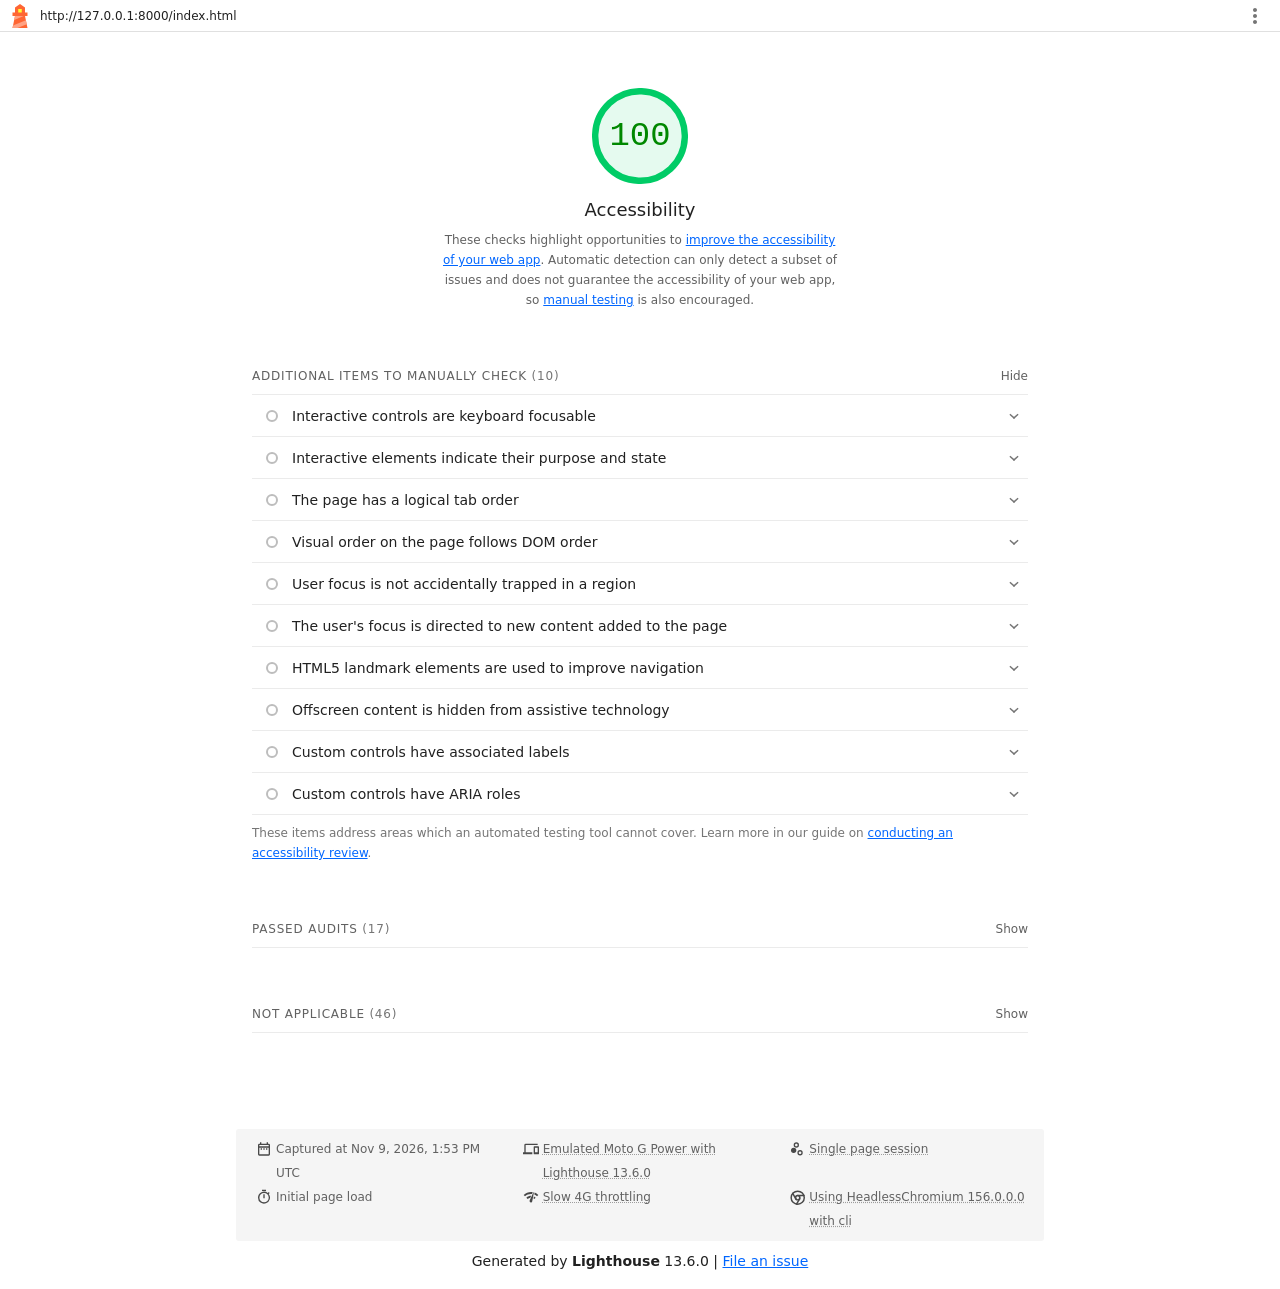
<file: lighthouse/index-accessibility.html>
<!--
@license
Copyright 2018 Google LLC
SPDX-License-Identifier: Apache-2.0
-->
<!doctype html>
<html lang="en">
<head>
  <meta charset="utf-8">
  <meta name="viewport" content="width=device-width, initial-scale=1, minimum-scale=1">
  <link rel="icon" href='data:image/svg+xml;utf8,<svg fill="none" xmlns="http://www.w3.org/2000/svg" viewBox="0 0 48 48"><path d="m14 7 10-7 10 7v10h5v7h-5l5 24H9l5-24H9v-7h5V7Z" fill="%23F63"/><path d="M31.561 24H14l-1.689 8.105L31.561 24ZM18.983 48H9l1.022-4.907L35.723 32.27l1.663 7.98L18.983 48Z" fill="%23FFA385"/><path fill="%23FF3" d="M20.5 10h7v7h-7z"/></svg>'>
  <title>Lighthouse Report</title>
  <style>body {margin: 0}</style>
</head>
<body>
  <noscript>Lighthouse report requires JavaScript. Please enable.</noscript>

  <div id="lh-log"></div>

  <script>window.__LIGHTHOUSE_JSON__ = {"lighthouseVersion":"13.6.0","requestedUrl":"http://127.0.0.1:8000/index.html","mainDocumentUrl":"http://127.0.0.1:8000/index.html","finalDisplayedUrl":"http://127.0.0.1:8000/index.html","finalUrl":"http://127.0.0.1:8000/index.html","fetchTime":"2026-11-09T13:53:16.402Z","gatherMode":"navigation","runWarnings":[],"userAgent":"Mozilla/5.0 (X11; Linux x86_64) AppleWebKit/537.36 (KHTML, like Gecko) HeadlessChrome/156.0.0.0 Safari/537.36","environment":{"networkUserAgent":"Mozilla/5.0 (Linux; Android 11; moto g power (2022)) AppleWebKit/537.36 (KHTML, like Gecko) Chrome/156.0.0.0 Mobile Safari/537.36","hostUserAgent":"Mozilla/5.0 (X11; Linux x86_64) AppleWebKit/537.36 (KHTML, like Gecko) HeadlessChrome/156.0.0.0 Safari/537.36","benchmarkIndex":1998,"credits":{"axe-core":"4.14.0"}},"audits":{"accesskeys":{"id":"accesskeys","title":"`[accesskey]` values are unique","description":"Access keys let users quickly focus a part of the page. For proper navigation, each access key must be unique. [Learn more about access keys](https://dequeuniversity.com/rules/axe/4.14/accesskeys).","score":null,"scoreDisplayMode":"notApplicable"},"aria-allowed-attr":{"id":"aria-allowed-attr","title":"`[aria-*]` attributes match their roles","description":"Each ARIA `role` supports a specific subset of `aria-*` attributes. Mismatching these invalidates the `aria-*` attributes. [Learn how to match ARIA attributes to their roles](https://dequeuniversity.com/rules/axe/4.14/aria-allowed-attr).","score":1,"scoreDisplayMode":"binary","details":{"type":"table","headings":[{"key":"node","valueType":"node","subItemsHeading":{"key":"relatedNode","valueType":"node"},"label":"Failing Elements"}],"items":[]}},"aria-allowed-role":{"id":"aria-allowed-role","title":"Uses ARIA roles only on compatible elements","description":"Many HTML elements can only be assigned certain ARIA roles. Using ARIA roles where they are not allowed can interfere with the accessibility of the web page. [Learn more about ARIA roles](https://dequeuniversity.com/rules/axe/4.14/aria-allowed-role).","score":null,"scoreDisplayMode":"notApplicable"},"aria-command-name":{"id":"aria-command-name","title":"`button`, `link`, and `menuitem` elements have accessible names","description":"When an element doesn't have an accessible name, screen readers announce it with a generic name, making it unusable for users who rely on screen readers. [Learn how to make command elements more accessible](https://dequeuniversity.com/rules/axe/4.14/aria-command-name).","score":null,"scoreDisplayMode":"notApplicable"},"aria-conditional-attr":{"id":"aria-conditional-attr","title":"ARIA attributes are used as specified for the element's role","description":"Some ARIA attributes are only allowed on an element under certain conditions. [Learn more about conditional ARIA attributes](https://dequeuniversity.com/rules/axe/4.14/aria-conditional-attr).","score":1,"scoreDisplayMode":"binary","details":{"type":"table","headings":[{"key":"node","valueType":"node","subItemsHeading":{"key":"relatedNode","valueType":"node"},"label":"Failing Elements"}],"items":[]}},"aria-deprecated-role":{"id":"aria-deprecated-role","title":"Deprecated ARIA roles were not used","description":"Deprecated ARIA roles may not be processed correctly by assistive technology. [Learn more about deprecated ARIA roles](https://dequeuniversity.com/rules/axe/4.14/aria-deprecated-role).","score":null,"scoreDisplayMode":"notApplicable"},"aria-dialog-name":{"id":"aria-dialog-name","title":"Elements with `role=\"dialog\"` or `role=\"alertdialog\"` have accessible names.","description":"ARIA dialog elements without accessible names may prevent screen readers users from discerning the purpose of these elements. [Learn how to make ARIA dialog elements more accessible](https://dequeuniversity.com/rules/axe/4.14/aria-dialog-name).","score":null,"scoreDisplayMode":"notApplicable"},"aria-hidden-body":{"id":"aria-hidden-body","title":"`[aria-hidden=\"true\"]` is not present on the document `\u003cbody>`","description":"Assistive technologies, like screen readers, work inconsistently when `aria-hidden=\"true\"` is set on the document `\u003cbody>`. [Learn how `aria-hidden` affects the document body](https://dequeuniversity.com/rules/axe/4.14/aria-hidden-body).","score":1,"scoreDisplayMode":"binary","details":{"type":"table","headings":[{"key":"node","valueType":"node","subItemsHeading":{"key":"relatedNode","valueType":"node"},"label":"Failing Elements"}],"items":[]}},"aria-hidden-focus":{"id":"aria-hidden-focus","title":"`[aria-hidden=\"true\"]` elements do not contain focusable descendents","description":"Focusable descendents within an `[aria-hidden=\"true\"]` element prevent those interactive elements from being available to users of assistive technologies like screen readers. [Learn how `aria-hidden` affects focusable elements](https://dequeuniversity.com/rules/axe/4.14/aria-hidden-focus).","score":null,"scoreDisplayMode":"notApplicable"},"aria-input-field-name":{"id":"aria-input-field-name","title":"ARIA input fields have accessible names","description":"When an input field doesn't have an accessible name, screen readers announce it with a generic name, making it unusable for users who rely on screen readers. [Learn more about input field labels](https://dequeuniversity.com/rules/axe/4.14/aria-input-field-name).","score":null,"scoreDisplayMode":"notApplicable"},"aria-meter-name":{"id":"aria-meter-name","title":"ARIA `meter` elements have accessible names","description":"When a meter element doesn't have an accessible name, screen readers announce it with a generic name, making it unusable for users who rely on screen readers. [Learn how to name `meter` elements](https://dequeuniversity.com/rules/axe/4.14/aria-meter-name).","score":null,"scoreDisplayMode":"notApplicable"},"aria-progressbar-name":{"id":"aria-progressbar-name","title":"ARIA `progressbar` elements have accessible names","description":"When a `progressbar` element doesn't have an accessible name, screen readers announce it with a generic name, making it unusable for users who rely on screen readers. [Learn how to label `progressbar` elements](https://dequeuniversity.com/rules/axe/4.14/aria-progressbar-name).","score":null,"scoreDisplayMode":"notApplicable"},"aria-prohibited-attr":{"id":"aria-prohibited-attr","title":"Elements use only permitted ARIA attributes","description":"Using ARIA attributes in roles where they are prohibited can mean that important information is not communicated to users of assistive technologies. [Learn more about prohibited ARIA roles](https://dequeuniversity.com/rules/axe/4.14/aria-prohibited-attr).","score":1,"scoreDisplayMode":"binary","details":{"type":"table","headings":[{"key":"node","valueType":"node","subItemsHeading":{"key":"relatedNode","valueType":"node"},"label":"Failing Elements"}],"items":[]}},"aria-required-attr":{"id":"aria-required-attr","title":"`[role]`s have all required `[aria-*]` attributes","description":"Some ARIA roles have required attributes that describe the state of the element to screen readers. [Learn more about roles and required attributes](https://dequeuniversity.com/rules/axe/4.14/aria-required-attr).","score":null,"scoreDisplayMode":"notApplicable"},"aria-required-children":{"id":"aria-required-children","title":"Elements with an ARIA `[role]` that require children to contain a specific `[role]` have all required children.","description":"Some ARIA parent roles must contain specific child roles to perform their intended accessibility functions. [Learn more about roles and required children elements](https://dequeuniversity.com/rules/axe/4.14/aria-required-children).","score":null,"scoreDisplayMode":"notApplicable"},"aria-required-parent":{"id":"aria-required-parent","title":"`[role]`s are contained by their required parent element","description":"Some ARIA child roles must be contained by specific parent roles to properly perform their intended accessibility functions. [Learn more about ARIA roles and required parent element](https://dequeuniversity.com/rules/axe/4.14/aria-required-parent).","score":null,"scoreDisplayMode":"notApplicable"},"aria-roles":{"id":"aria-roles","title":"`[role]` values are valid","description":"ARIA roles must have valid values in order to perform their intended accessibility functions. [Learn more about valid ARIA roles](https://dequeuniversity.com/rules/axe/4.14/aria-roles).","score":null,"scoreDisplayMode":"notApplicable"},"aria-text":{"id":"aria-text","title":"Elements with the `role=text` attribute do not have focusable descendents.","description":"Adding `role=text` around a text node split by markup enables VoiceOver to treat it as one phrase, but the element's focusable descendents will not be announced. [Learn more about the `role=text` attribute](https://dequeuniversity.com/rules/axe/4.14/aria-text).","score":null,"scoreDisplayMode":"notApplicable"},"aria-toggle-field-name":{"id":"aria-toggle-field-name","title":"ARIA toggle fields have accessible names","description":"When a toggle field doesn't have an accessible name, screen readers announce it with a generic name, making it unusable for users who rely on screen readers. [Learn more about toggle fields](https://dequeuniversity.com/rules/axe/4.14/aria-toggle-field-name).","score":null,"scoreDisplayMode":"notApplicable"},"aria-tooltip-name":{"id":"aria-tooltip-name","title":"ARIA `tooltip` elements have accessible names","description":"When a tooltip element doesn't have an accessible name, screen readers announce it with a generic name, making it unusable for users who rely on screen readers. [Learn how to name `tooltip` elements](https://dequeuniversity.com/rules/axe/4.14/aria-tooltip-name).","score":null,"scoreDisplayMode":"notApplicable"},"aria-treeitem-name":{"id":"aria-treeitem-name","title":"ARIA `treeitem` elements have accessible names","description":"When a `treeitem` element doesn't have an accessible name, screen readers announce it with a generic name, making it unusable for users who rely on screen readers. [Learn more about labeling `treeitem` elements](https://dequeuniversity.com/rules/axe/4.14/aria-treeitem-name).","score":null,"scoreDisplayMode":"notApplicable"},"aria-valid-attr-value":{"id":"aria-valid-attr-value","title":"`[aria-*]` attributes have valid values","description":"Assistive technologies, like screen readers, can't interpret ARIA attributes with invalid values. [Learn more about valid values for ARIA attributes](https://dequeuniversity.com/rules/axe/4.14/aria-valid-attr-value).","score":1,"scoreDisplayMode":"binary","details":{"type":"table","headings":[{"key":"node","valueType":"node","subItemsHeading":{"key":"relatedNode","valueType":"node"},"label":"Failing Elements"}],"items":[]}},"aria-valid-attr":{"id":"aria-valid-attr","title":"`[aria-*]` attributes are valid and not misspelled","description":"Assistive technologies, like screen readers, can't interpret ARIA attributes with invalid names. [Learn more about valid ARIA attributes](https://dequeuniversity.com/rules/axe/4.14/aria-valid-attr).","score":1,"scoreDisplayMode":"binary","details":{"type":"table","headings":[{"key":"node","valueType":"node","subItemsHeading":{"key":"relatedNode","valueType":"node"},"label":"Failing Elements"}],"items":[]}},"button-name":{"id":"button-name","title":"Buttons have an accessible name","description":"When a button doesn't have an accessible name, screen readers announce it as \"button\", making it unusable for users who rely on screen readers. [Learn how to make buttons more accessible](https://dequeuniversity.com/rules/axe/4.14/button-name).","score":null,"scoreDisplayMode":"notApplicable"},"bypass":{"id":"bypass","title":"The page contains a heading, skip link, or landmark region","description":"Adding ways to bypass repetitive content lets keyboard users navigate the page more efficiently. [Learn more about bypass blocks](https://dequeuniversity.com/rules/axe/4.14/bypass).","score":null,"scoreDisplayMode":"notApplicable"},"color-contrast":{"id":"color-contrast","title":"Background and foreground colors have a sufficient contrast ratio","description":"Low-contrast text is difficult or impossible for many users to read. [Learn how to provide sufficient color contrast](https://dequeuniversity.com/rules/axe/4.14/color-contrast).","score":1,"scoreDisplayMode":"binary","details":{"type":"table","headings":[{"key":"node","valueType":"node","subItemsHeading":{"key":"relatedNode","valueType":"node"},"label":"Failing Elements"}],"items":[]}},"definition-list":{"id":"definition-list","title":"`\u003cdl>`'s contain only properly-ordered `\u003cdt>` and `\u003cdd>` groups, `\u003cscript>`, `\u003ctemplate>` or `\u003cdiv>` elements.","description":"When definition lists are not properly marked up, screen readers may produce confusing or inaccurate output. [Learn how to structure definition lists correctly](https://dequeuniversity.com/rules/axe/4.14/definition-list).","score":null,"scoreDisplayMode":"notApplicable"},"dlitem":{"id":"dlitem","title":"Definition list items are wrapped in `\u003cdl>` elements","description":"Definition list items (`\u003cdt>` and `\u003cdd>`) must be wrapped in a parent `\u003cdl>` element to ensure that screen readers can properly announce them. [Learn how to structure definition lists correctly](https://dequeuniversity.com/rules/axe/4.14/dlitem).","score":null,"scoreDisplayMode":"notApplicable"},"document-title":{"id":"document-title","title":"Document has a `\u003ctitle>` element","description":"The title gives screen reader users an overview of the page, and search engine users rely on it heavily to determine if a page is relevant to their search. [Learn more about document titles](https://dequeuniversity.com/rules/axe/4.14/document-title).","score":1,"scoreDisplayMode":"binary","details":{"type":"table","headings":[{"key":"node","valueType":"node","subItemsHeading":{"key":"relatedNode","valueType":"node"},"label":"Failing Elements"}],"items":[]}},"duplicate-id-aria":{"id":"duplicate-id-aria","title":"ARIA IDs are unique","description":"The value of an ARIA ID must be unique to prevent other instances from being overlooked by assistive technologies. [Learn how to fix duplicate ARIA IDs](https://dequeuniversity.com/rules/axe/4.14/duplicate-id-aria).","score":null,"scoreDisplayMode":"notApplicable"},"empty-heading":{"id":"empty-heading","title":"All heading elements contain content.","description":"A heading with no content or inaccessible text prevent screen reader users from accessing information on the page's structure. [Learn more about headings](https://dequeuniversity.com/rules/axe/4.14/empty-heading).","score":null,"scoreDisplayMode":"notApplicable"},"form-field-multiple-labels":{"id":"form-field-multiple-labels","title":"No form fields have multiple labels","description":"Form fields with multiple labels can be confusingly announced by assistive technologies like screen readers which use either the first, the last, or all of the labels. [Learn how to use form labels](https://dequeuniversity.com/rules/axe/4.14/form-field-multiple-labels).","score":null,"scoreDisplayMode":"notApplicable"},"frame-title":{"id":"frame-title","title":"`\u003cframe>` or `\u003ciframe>` elements have a title","description":"Screen reader users rely on frame titles to describe the contents of frames. [Learn more about frame titles](https://dequeuniversity.com/rules/axe/4.14/frame-title).","score":null,"scoreDisplayMode":"notApplicable"},"heading-order":{"id":"heading-order","title":"Heading elements appear in a sequentially-descending order","description":"Properly ordered headings that do not skip levels convey the semantic structure of the page, making it easier to navigate and understand when using assistive technologies. [Learn more about heading order](https://dequeuniversity.com/rules/axe/4.14/heading-order).","score":1,"scoreDisplayMode":"binary","details":{"type":"table","headings":[{"key":"node","valueType":"node","subItemsHeading":{"key":"relatedNode","valueType":"node"},"label":"Failing Elements"}],"items":[]}},"html-has-lang":{"id":"html-has-lang","title":"`\u003chtml>` element has a `[lang]` attribute","description":"If a page doesn't specify a `lang` attribute, a screen reader assumes that the page is in the default language that the user chose when setting up the screen reader. If the page isn't actually in the default language, then the screen reader might not announce the page's text correctly. [Learn more about the `lang` attribute](https://dequeuniversity.com/rules/axe/4.14/html-has-lang).","score":1,"scoreDisplayMode":"binary","details":{"type":"table","headings":[{"key":"node","valueType":"node","subItemsHeading":{"key":"relatedNode","valueType":"node"},"label":"Failing Elements"}],"items":[]}},"html-lang-valid":{"id":"html-lang-valid","title":"`\u003chtml>` element has a valid value for its `[lang]` attribute","description":"Specifying a valid [BCP 47 language](https://www.w3.org/International/questions/qa-choosing-language-tags#question) helps screen readers announce text properly. [Learn how to use the `lang` attribute](https://dequeuniversity.com/rules/axe/4.14/html-lang-valid).","score":1,"scoreDisplayMode":"binary","details":{"type":"table","headings":[{"key":"node","valueType":"node","subItemsHeading":{"key":"relatedNode","valueType":"node"},"label":"Failing Elements"}],"items":[]}},"html-xml-lang-mismatch":{"id":"html-xml-lang-mismatch","title":"`\u003chtml>` element has an `[xml:lang]` attribute with the same base language as the `[lang]` attribute.","description":"If the webpage does not specify a consistent language, then the screen reader might not announce the page's text correctly. [Learn more about the `lang` attribute](https://dequeuniversity.com/rules/axe/4.14/html-xml-lang-mismatch).","score":null,"scoreDisplayMode":"notApplicable"},"identical-links-same-purpose":{"id":"identical-links-same-purpose","title":"Identical links have the same purpose.","description":"Links with the same destination should have the same description, to help users understand the link's purpose and decide whether to follow it. [Learn more about identical links](https://dequeuniversity.com/rules/axe/4.14/identical-links-same-purpose).","score":null,"scoreDisplayMode":"notApplicable"},"image-alt":{"id":"image-alt","title":"Image elements have `[alt]` attributes","description":"Informative elements should aim for short, descriptive alternate text. Decorative elements can be ignored with an empty alt attribute. [Learn more about the `alt` attribute](https://dequeuniversity.com/rules/axe/4.14/image-alt).","score":1,"scoreDisplayMode":"binary","details":{"type":"table","headings":[{"key":"node","valueType":"node","subItemsHeading":{"key":"relatedNode","valueType":"node"},"label":"Failing Elements"}],"items":[]}},"image-redundant-alt":{"id":"image-redundant-alt","title":"Image elements do not have `[alt]` attributes that are redundant text.","description":"Informative elements should aim for short, descriptive alternative text. Alternative text that is exactly the same as the text adjacent to the link or image is potentially confusing for screen reader users, because the text will be read twice. [Learn more about the `alt` attribute](https://dequeuniversity.com/rules/axe/4.14/image-redundant-alt).","score":null,"scoreDisplayMode":"notApplicable"},"input-button-name":{"id":"input-button-name","title":"Input buttons have discernible text.","description":"Adding discernable and accessible text to input buttons may help screen reader users understand the purpose of the input button. [Learn more about input buttons](https://dequeuniversity.com/rules/axe/4.14/input-button-name).","score":null,"scoreDisplayMode":"notApplicable"},"input-image-alt":{"id":"input-image-alt","title":"`\u003cinput type=\"image\">` elements have `[alt]` text","description":"When an image is being used as an `\u003cinput>` button, providing alternative text can help screen reader users understand the purpose of the button. [Learn about input image alt text](https://dequeuniversity.com/rules/axe/4.14/input-image-alt).","score":null,"scoreDisplayMode":"notApplicable"},"label-content-name-mismatch":{"id":"label-content-name-mismatch","title":"Elements with visible text labels have matching accessible names.","description":"Visible text labels that do not match the accessible name can result in a confusing experience for screen reader users. [Learn more about accessible names](https://dequeuniversity.com/rules/axe/4.14/label-content-name-mismatch).","score":1,"scoreDisplayMode":"binary","details":{"type":"table","headings":[{"key":"node","valueType":"node","subItemsHeading":{"key":"relatedNode","valueType":"node"},"label":"Failing Elements"}],"items":[]}},"label":{"id":"label","title":"Form elements have associated labels","description":"Labels ensure that form controls are announced properly by assistive technologies, like screen readers. [Learn more about form element labels](https://dequeuniversity.com/rules/axe/4.14/label).","score":null,"scoreDisplayMode":"notApplicable"},"landmark-one-main":{"id":"landmark-one-main","title":"Document has a main landmark.","description":"One main landmark helps screen reader users navigate a web page. [Learn more about landmarks](https://dequeuniversity.com/rules/axe/4.14/landmark-one-main).","score":1,"scoreDisplayMode":"binary","details":{"type":"table","headings":[{"key":"node","valueType":"node","subItemsHeading":{"key":"relatedNode","valueType":"node"},"label":"Failing Elements"}],"items":[]}},"link-name":{"id":"link-name","title":"Links have a discernible name","description":"Link text (and alternate text for images, when used as links) that is discernible, unique, and focusable improves the navigation experience for screen reader users. [Learn how to make links accessible](https://dequeuniversity.com/rules/axe/4.14/link-name).","score":1,"scoreDisplayMode":"binary","details":{"type":"table","headings":[{"key":"node","valueType":"node","subItemsHeading":{"key":"relatedNode","valueType":"node"},"label":"Failing Elements"}],"items":[]}},"link-in-text-block":{"id":"link-in-text-block","title":"Links are distinguishable without relying on color.","description":"Low-contrast text is difficult or impossible for many users to read. Link text that is discernible improves the experience for users with low vision. [Learn how to make links distinguishable](https://dequeuniversity.com/rules/axe/4.14/link-in-text-block).","score":null,"scoreDisplayMode":"notApplicable"},"list":{"id":"list","title":"Lists contain only `\u003cli>` elements and script supporting elements (`\u003cscript>` and `\u003ctemplate>`).","description":"Screen readers have a specific way of announcing lists. Ensuring proper list structure aids screen reader output. [Learn more about proper list structure](https://dequeuniversity.com/rules/axe/4.14/list).","score":null,"scoreDisplayMode":"notApplicable"},"listitem":{"id":"listitem","title":"List items (`\u003cli>`) are contained within `\u003cul>`, `\u003col>` or `\u003cmenu>` parent elements","description":"Screen readers require list items (`\u003cli>`) to be contained within a parent `\u003cul>`, `\u003col>` or `\u003cmenu>` to be announced properly. [Learn more about proper list structure](https://dequeuniversity.com/rules/axe/4.14/listitem).","score":null,"scoreDisplayMode":"notApplicable"},"meta-refresh":{"id":"meta-refresh","title":"The document does not use `\u003cmeta http-equiv=\"refresh\">`","description":"Users do not expect a page to refresh automatically, and doing so will move focus back to the top of the page. This may create a frustrating or confusing experience. [Learn more about the refresh meta tag](https://dequeuniversity.com/rules/axe/4.14/meta-refresh).","score":null,"scoreDisplayMode":"notApplicable"},"meta-viewport":{"id":"meta-viewport","title":"`[user-scalable=\"no\"]` is not used in the `\u003cmeta name=\"viewport\">` element and the `[maximum-scale]` attribute is not less than 5.","description":"Disabling zooming is problematic for users with low vision who rely on screen magnification to properly see the contents of a web page. [Learn more about the viewport meta tag](https://dequeuniversity.com/rules/axe/4.14/meta-viewport).","score":1,"scoreDisplayMode":"binary","details":{"type":"table","headings":[{"key":"node","valueType":"node","subItemsHeading":{"key":"relatedNode","valueType":"node"},"label":"Failing Elements"}],"items":[]}},"object-alt":{"id":"object-alt","title":"`\u003cobject>` elements have alternate text","description":"Screen readers cannot translate non-text content. Adding alternate text to `\u003cobject>` elements helps screen readers convey meaning to users. [Learn more about alt text for `object` elements](https://dequeuniversity.com/rules/axe/4.14/object-alt).","score":null,"scoreDisplayMode":"notApplicable"},"select-name":{"id":"select-name","title":"Select elements have associated label elements.","description":"Form elements without effective labels can create frustrating experiences for screen reader users. [Learn more about the `select` element](https://dequeuniversity.com/rules/axe/4.14/select-name).","score":null,"scoreDisplayMode":"notApplicable"},"skip-link":{"id":"skip-link","title":"Skip links are focusable.","description":"Including a skip link can help users skip to the main content to save time. [Learn more about skip links](https://dequeuniversity.com/rules/axe/4.14/skip-link).","score":1,"scoreDisplayMode":"binary","details":{"type":"table","headings":[{"key":"node","valueType":"node","subItemsHeading":{"key":"relatedNode","valueType":"node"},"label":"Failing Elements"}],"items":[]}},"tabindex":{"id":"tabindex","title":"No element has a `[tabindex]` value greater than 0","description":"A value greater than 0 implies an explicit navigation ordering. Although technically valid, this often creates frustrating experiences for users who rely on assistive technologies. [Learn more about the `tabindex` attribute](https://dequeuniversity.com/rules/axe/4.14/tabindex).","score":null,"scoreDisplayMode":"notApplicable"},"table-duplicate-name":{"id":"table-duplicate-name","title":"Tables have different content in the summary attribute and `\u003ccaption>`.","description":"The summary attribute should describe the table structure, while `\u003ccaption>` should have the onscreen title. Accurate table mark-up helps users of screen readers. [Learn more about summary and caption](https://dequeuniversity.com/rules/axe/4.14/table-duplicate-name).","score":null,"scoreDisplayMode":"notApplicable"},"table-fake-caption":{"id":"table-fake-caption","title":"Tables use `\u003ccaption>` instead of cells with the `[colspan]` attribute to indicate a caption.","description":"Screen readers have features to make navigating tables easier. Ensuring that tables use the actual caption element instead of cells with the `[colspan]` attribute may improve the experience for screen reader users. [Learn more about captions](https://dequeuniversity.com/rules/axe/4.14/table-fake-caption).","score":null,"scoreDisplayMode":"notApplicable"},"target-size":{"id":"target-size","title":"Touch targets have sufficient size and spacing.","description":"Touch targets with sufficient size and spacing help users who may have difficulty targeting small controls to activate the targets. [Learn more about touch targets](https://dequeuniversity.com/rules/axe/4.14/target-size).","score":1,"scoreDisplayMode":"binary","details":{"type":"table","headings":[{"key":"node","valueType":"node","subItemsHeading":{"key":"relatedNode","valueType":"node"},"label":"Failing Elements"}],"items":[]}},"td-has-header":{"id":"td-has-header","title":"`\u003ctd>` elements in a large `\u003ctable>` have one or more table headers.","description":"Screen readers have features to make navigating tables easier. Ensuring that `\u003ctd>` elements in a large table (3 or more cells in width and height) have an associated table header may improve the experience for screen reader users. [Learn more about table headers](https://dequeuniversity.com/rules/axe/4.14/td-has-header).","score":null,"scoreDisplayMode":"notApplicable"},"td-headers-attr":{"id":"td-headers-attr","title":"Cells in a `\u003ctable>` element that use the `[headers]` attribute refer to table cells within the same table.","description":"Screen readers have features to make navigating tables easier. Ensuring `\u003ctd>` cells using the `[headers]` attribute only refer to other cells in the same table may improve the experience for screen reader users. [Learn more about the `headers` attribute](https://dequeuniversity.com/rules/axe/4.14/td-headers-attr).","score":null,"scoreDisplayMode":"notApplicable"},"th-has-data-cells":{"id":"th-has-data-cells","title":"`\u003cth>` elements and elements with `[role=\"columnheader\"/\"rowheader\"]` have data cells they describe.","description":"Screen readers have features to make navigating tables easier. Ensuring table headers always refer to some set of cells may improve the experience for screen reader users. [Learn more about table headers](https://dequeuniversity.com/rules/axe/4.14/th-has-data-cells).","score":null,"scoreDisplayMode":"notApplicable"},"valid-lang":{"id":"valid-lang","title":"`[lang]` attributes have a valid value","description":"Specifying a valid [BCP 47 language](https://www.w3.org/International/questions/qa-choosing-language-tags#question) on elements helps ensure that text is pronounced correctly by a screen reader. [Learn how to use the `lang` attribute](https://dequeuniversity.com/rules/axe/4.14/valid-lang).","score":null,"scoreDisplayMode":"notApplicable"},"video-caption":{"id":"video-caption","title":"`\u003cvideo>` elements contain a `\u003ctrack>` element with `[kind=\"captions\"]`","description":"When a video provides a caption it is easier for deaf and hearing impaired users to access its information. [Learn more about video captions](https://dequeuniversity.com/rules/axe/4.14/video-caption).","score":null,"scoreDisplayMode":"notApplicable"},"custom-controls-labels":{"id":"custom-controls-labels","title":"Custom controls have associated labels","description":"Custom interactive controls have associated labels, provided by aria-label or aria-labelledby. [Learn more about custom controls and labels](https://developer.chrome.com/docs/lighthouse/accessibility/custom-controls-labels/).","score":null,"scoreDisplayMode":"manual"},"custom-controls-roles":{"id":"custom-controls-roles","title":"Custom controls have ARIA roles","description":"Custom interactive controls have appropriate ARIA roles. [Learn how to add roles to custom controls](https://developer.chrome.com/docs/lighthouse/accessibility/custom-control-roles/).","score":null,"scoreDisplayMode":"manual"},"focus-traps":{"id":"focus-traps","title":"User focus is not accidentally trapped in a region","description":"A user can tab into and out of any control or region without accidentally trapping their focus. [Learn how to avoid focus traps](https://developer.chrome.com/docs/lighthouse/accessibility/focus-traps/).","score":null,"scoreDisplayMode":"manual"},"focusable-controls":{"id":"focusable-controls","title":"Interactive controls are keyboard focusable","description":"Custom interactive controls are keyboard focusable and display a focus indicator. [Learn how to make custom controls focusable](https://developer.chrome.com/docs/lighthouse/accessibility/focusable-controls/).","score":null,"scoreDisplayMode":"manual"},"interactive-element-affordance":{"id":"interactive-element-affordance","title":"Interactive elements indicate their purpose and state","description":"Interactive elements, such as links and buttons, should indicate their state and be distinguishable from non-interactive elements. [Learn how to decorate interactive elements with affordance hints](https://developer.chrome.com/docs/lighthouse/accessibility/interactive-element-affordance/).","score":null,"scoreDisplayMode":"manual"},"logical-tab-order":{"id":"logical-tab-order","title":"The page has a logical tab order","description":"Tabbing through the page follows the visual layout. Users cannot focus elements that are offscreen. [Learn more about logical tab ordering](https://developer.chrome.com/docs/lighthouse/accessibility/logical-tab-order/).","score":null,"scoreDisplayMode":"manual"},"managed-focus":{"id":"managed-focus","title":"The user's focus is directed to new content added to the page","description":"If new content, such as a dialog, is added to the page, the user's focus is directed to it. [Learn how to direct focus to new content](https://developer.chrome.com/docs/lighthouse/accessibility/managed-focus/).","score":null,"scoreDisplayMode":"manual"},"offscreen-content-hidden":{"id":"offscreen-content-hidden","title":"Offscreen content is hidden from assistive technology","description":"Offscreen content is hidden with display: none or aria-hidden=true. [Learn how to properly hide offscreen content](https://developer.chrome.com/docs/lighthouse/accessibility/offscreen-content-hidden/).","score":null,"scoreDisplayMode":"manual"},"use-landmarks":{"id":"use-landmarks","title":"HTML5 landmark elements are used to improve navigation","description":"Landmark elements (`\u003cmain>`, `\u003cnav>`, etc.) are used to improve the keyboard navigation of the page for assistive technology. [Learn more about landmark elements](https://developer.chrome.com/docs/lighthouse/accessibility/use-landmarks/).","score":null,"scoreDisplayMode":"manual"},"visual-order-follows-dom":{"id":"visual-order-follows-dom","title":"Visual order on the page follows DOM order","description":"DOM order matches the visual order, improving navigation for assistive technology. [Learn more about DOM and visual ordering](https://developer.chrome.com/docs/lighthouse/accessibility/visual-order-follows-dom/).","score":null,"scoreDisplayMode":"manual"},"autocomplete-valid":{"id":"autocomplete-valid","title":"`autocomplete` attributes are used correctly","description":"The `autocomplete` attribute values must be valid and correctly applied for screen readers to function correctly. [Learn more about valid autocomplete values](https://dequeuniversity.com/rules/axe/4.14/autocomplete-valid).","score":null,"scoreDisplayMode":"notApplicable"},"presentation-role-conflict":{"id":"presentation-role-conflict","title":"Elements with `role=\"none\"` or `role=\"presentation\"` do not have conflicts","description":"There are certain cases where the semantic role of an element with `role=\"none\"` or `role=\"presentation\"` does not resolve to none or presentation. To ensure the element remains removed from the accessibility tree, you should not add any global ARIA attributes to the element or make it focusable. [Learn more about presentation role conflict](https://dequeuniversity.com/rules/axe/4.14/presentation-role-conflict).","score":null,"scoreDisplayMode":"notApplicable"},"svg-img-alt":{"id":"svg-img-alt","title":"SVG elements with an `img` role have an accessible text alternative","description":"Ensures SVG elements with an `img`, `graphics-document` or `graphics-symbol` role have an accessible text alternative. [Learn more about SVG alt text](https://dequeuniversity.com/rules/axe/4.14/svg-img-alt).","score":null,"scoreDisplayMode":"notApplicable"}},"configSettings":{"output":["html","json"],"maxWaitForFcp":30000,"maxWaitForLoad":45000,"pauseAfterFcpMs":1000,"pauseAfterLoadMs":1000,"networkQuietThresholdMs":1000,"cpuQuietThresholdMs":1000,"formFactor":"mobile","throttling":{"rttMs":150,"throughputKbps":1638.4,"requestLatencyMs":562.5,"downloadThroughputKbps":1474.5600000000002,"uploadThroughputKbps":675,"cpuSlowdownMultiplier":4},"throttlingMethod":"simulate","screenEmulation":{"mobile":true,"width":412,"height":823,"deviceScaleFactor":1.75,"disabled":false},"emulatedUserAgent":"Mozilla/5.0 (Linux; Android 11; moto g power (2022)) AppleWebKit/537.36 (KHTML, like Gecko) Chrome/136.0.0.0 Mobile Safari/537.36","auditMode":false,"gatherMode":false,"clearStorageTypes":["file_systems","shader_cache","service_workers","cache_storage"],"disableStorageReset":false,"debugNavigation":false,"channel":"cli","usePassiveGathering":false,"disableFullPageScreenshot":false,"skipAboutBlank":false,"blankPage":"about:blank","ignoreStatusCode":false,"locale":"en-US","blockedUrlPatterns":null,"additionalTraceCategories":null,"extraHeaders":null,"precomputedLanternData":null,"onlyAudits":null,"onlyCategories":["accessibility"],"skipAudits":null},"categories":{"accessibility":{"title":"Accessibility","description":"These checks highlight opportunities to [improve the accessibility of your web app](https://developer.chrome.com/docs/lighthouse/accessibility/). Automatic detection can only detect a subset of issues and does not guarantee the accessibility of your web app, so [manual testing](https://web.dev/articles/how-to-review) is also encouraged.","manualDescription":"These items address areas which an automated testing tool cannot cover. Learn more in our guide on [conducting an accessibility review](https://web.dev/articles/how-to-review).","supportedModes":["navigation","snapshot"],"auditRefs":[{"id":"accesskeys","weight":0,"group":"a11y-navigation"},{"id":"aria-allowed-attr","weight":10,"group":"a11y-aria"},{"id":"aria-command-name","weight":0,"group":"a11y-aria"},{"id":"aria-conditional-attr","weight":7,"group":"a11y-aria"},{"id":"aria-deprecated-role","weight":0,"group":"a11y-aria"},{"id":"aria-dialog-name","weight":0,"group":"a11y-aria"},{"id":"aria-hidden-body","weight":10,"group":"a11y-aria"},{"id":"aria-hidden-focus","weight":0,"group":"a11y-aria"},{"id":"aria-input-field-name","weight":0,"group":"a11y-aria"},{"id":"aria-meter-name","weight":0,"group":"a11y-aria"},{"id":"aria-progressbar-name","weight":0,"group":"a11y-aria"},{"id":"aria-prohibited-attr","weight":7,"group":"a11y-aria"},{"id":"aria-required-attr","weight":0,"group":"a11y-aria"},{"id":"aria-required-children","weight":0,"group":"a11y-aria"},{"id":"aria-required-parent","weight":0,"group":"a11y-aria"},{"id":"aria-roles","weight":0,"group":"a11y-aria"},{"id":"aria-text","weight":0,"group":"a11y-aria"},{"id":"aria-toggle-field-name","weight":0,"group":"a11y-aria"},{"id":"aria-tooltip-name","weight":0,"group":"a11y-aria"},{"id":"aria-treeitem-name","weight":0,"group":"a11y-aria"},{"id":"aria-valid-attr-value","weight":10,"group":"a11y-aria"},{"id":"aria-valid-attr","weight":10,"group":"a11y-aria"},{"id":"button-name","weight":0,"group":"a11y-names-labels"},{"id":"bypass","weight":0,"group":"a11y-navigation"},{"id":"color-contrast","weight":7,"group":"a11y-color-contrast"},{"id":"definition-list","weight":0,"group":"a11y-tables-lists"},{"id":"dlitem","weight":0,"group":"a11y-tables-lists"},{"id":"document-title","weight":7,"group":"a11y-names-labels"},{"id":"duplicate-id-aria","weight":0,"group":"a11y-aria"},{"id":"form-field-multiple-labels","weight":0,"group":"a11y-names-labels"},{"id":"frame-title","weight":0,"group":"a11y-names-labels"},{"id":"heading-order","weight":3,"group":"a11y-navigation"},{"id":"html-has-lang","weight":7,"group":"a11y-language"},{"id":"html-lang-valid","weight":7,"group":"a11y-language"},{"id":"html-xml-lang-mismatch","weight":0,"group":"a11y-language"},{"id":"image-alt","weight":10,"group":"a11y-names-labels"},{"id":"input-button-name","weight":0,"group":"a11y-names-labels"},{"id":"input-image-alt","weight":0,"group":"a11y-names-labels"},{"id":"label","weight":0,"group":"a11y-names-labels"},{"id":"link-in-text-block","weight":0,"group":"a11y-color-contrast"},{"id":"link-name","weight":7,"group":"a11y-names-labels"},{"id":"list","weight":0,"group":"a11y-tables-lists"},{"id":"listitem","weight":0,"group":"a11y-tables-lists"},{"id":"meta-refresh","weight":0,"group":"a11y-best-practices"},{"id":"meta-viewport","weight":10,"group":"a11y-best-practices"},{"id":"object-alt","weight":0,"group":"a11y-names-labels"},{"id":"select-name","weight":0,"group":"a11y-names-labels"},{"id":"skip-link","weight":3,"group":"a11y-names-labels"},{"id":"tabindex","weight":0,"group":"a11y-navigation"},{"id":"target-size","weight":7,"group":"a11y-best-practices"},{"id":"td-headers-attr","weight":0,"group":"a11y-tables-lists"},{"id":"th-has-data-cells","weight":0,"group":"a11y-tables-lists"},{"id":"valid-lang","weight":0,"group":"a11y-language"},{"id":"video-caption","weight":0,"group":"a11y-audio-video"},{"id":"landmark-one-main","weight":3,"group":"a11y-best-practices"},{"id":"autocomplete-valid","weight":0,"group":"a11y-best-practices"},{"id":"presentation-role-conflict","weight":0,"group":"a11y-best-practices"},{"id":"svg-img-alt","weight":0,"group":"a11y-best-practices"},{"id":"focusable-controls","weight":0},{"id":"interactive-element-affordance","weight":0},{"id":"logical-tab-order","weight":0},{"id":"visual-order-follows-dom","weight":0},{"id":"focus-traps","weight":0},{"id":"managed-focus","weight":0},{"id":"use-landmarks","weight":0},{"id":"offscreen-content-hidden","weight":0},{"id":"custom-controls-labels","weight":0},{"id":"custom-controls-roles","weight":0},{"id":"table-duplicate-name","weight":0,"group":"a11y-best-practices"},{"id":"empty-heading","weight":0,"group":"a11y-best-practices"},{"id":"aria-allowed-role","weight":0,"group":"a11y-best-practices"},{"id":"image-redundant-alt","weight":0,"group":"a11y-names-labels"},{"id":"identical-links-same-purpose","weight":0,"group":"a11y-best-practices"},{"id":"label-content-name-mismatch","weight":0,"group":"hidden"},{"id":"table-fake-caption","weight":0,"group":"hidden"},{"id":"td-has-header","weight":0,"group":"hidden"}],"id":"accessibility","score":1}},"categoryGroups":{"metrics":{"title":"Metrics"},"insights":{"title":"Insights","description":"These insights are also available in the Chrome DevTools Performance Panel - [record a trace](https://developer.chrome.com/docs/devtools/performance/reference) to view more detailed information."},"diagnostics":{"title":"Diagnostics","description":"More information about the performance of your application. These numbers don't [directly affect](https://developer.chrome.com/docs/lighthouse/performance/performance-scoring/) the Performance score."},"a11y-best-practices":{"title":"Best practices","description":"These items highlight common accessibility best practices."},"a11y-color-contrast":{"title":"Contrast","description":"These are opportunities to improve the legibility of your content."},"a11y-names-labels":{"title":"Names and labels","description":"These are opportunities to improve the semantics of the controls in your application. This may enhance the experience for users of assistive technology, like a screen reader."},"a11y-navigation":{"title":"Navigation","description":"These are opportunities to improve keyboard navigation in your application."},"a11y-aria":{"title":"ARIA","description":"These are opportunities to improve the usage of ARIA in your application which may enhance the experience for users of assistive technology, like a screen reader."},"a11y-language":{"title":"Internationalization and localization","description":"These are opportunities to improve the interpretation of your content by users in different locales."},"a11y-audio-video":{"title":"Audio and video","description":"These are opportunities to provide alternative content for audio and video. This may improve the experience for users with hearing or vision impairments."},"a11y-tables-lists":{"title":"Tables and lists","description":"These are opportunities to improve the experience of reading tabular or list data using assistive technology, like a screen reader."},"seo-mobile":{"title":"Mobile Friendly","description":"Make sure your pages are mobile friendly so users don’t have to pinch or zoom in order to read the content pages. [Learn how to make pages mobile-friendly](https://developers.google.com/search/mobile-sites/)."},"seo-content":{"title":"Content Best Practices","description":"Format your HTML in a way that enables crawlers to better understand your app’s content."},"seo-crawl":{"title":"Crawling and Indexing","description":"To appear in search results, crawlers need access to your app."},"best-practices-trust-safety":{"title":"Trust and Safety"},"best-practices-ux":{"title":"User Experience"},"best-practices-browser-compat":{"title":"Browser Compatibility"},"best-practices-general":{"title":"General"},"webmcp":{"title":"WebMCP","description":"Audits validating WebMCP integration."},"agent-accessibility":{"title":"Agent Accessibility","description":"These audits highlight best practices for improving the accessibility of the website for AI agents."},"agent-discoverability":{"title":"Agent Discoverability","description":"These audits validate that websites expose discoverable resources, documentation, and catalogs for AI agents."},"hidden":{"title":""}},"stackPacks":[],"entities":[{"name":"127.0.0.1","origins":["http://127.0.0.1:8000"],"isFirstParty":true,"isUnrecognized":true}],"fullPageScreenshot":{"screenshot":{"data":"[data-uri]","width":412,"height":3950},"nodes":{}},"timing":{"entries":[{"startTime":1100.93,"name":"lh:config","duration":420.73,"entryType":"measure"},{"startTime":1102.98,"name":"lh:config:resolveArtifactsToDefns","duration":35.29,"entryType":"measure"},{"startTime":1521.85,"name":"lh:runner:gather","duration":5173.23,"entryType":"measure"},{"startTime":1596.19,"name":"lh:driver:connect","duration":8.64,"entryType":"measure"},{"startTime":1605.12,"name":"lh:driver:navigate","duration":14.58,"entryType":"measure"},{"startTime":1620.11,"name":"lh:gather:getBenchmarkIndex","duration":1014.29,"entryType":"measure"},{"startTime":2634.57,"name":"lh:gather:getVersion","duration":1.06,"entryType":"measure"},{"startTime":2635.71,"name":"lh:gather:getDevicePixelRatio","duration":0.9,"entryType":"measure"},{"startTime":2636.95,"name":"lh:prepare:navigationMode","duration":53.6,"entryType":"measure"},{"startTime":2637.61,"name":"lh:gather:getVersion","duration":0.4,"entryType":"measure"},{"startTime":2662.74,"name":"lh:storage:clearDataForOrigin","duration":8.68,"entryType":"measure"},{"startTime":2671.6,"name":"lh:storage:clearBrowserCaches","duration":11.96,"entryType":"measure"},{"startTime":2689.42,"name":"lh:gather:prepareThrottlingAndNetwork","duration":1.1,"entryType":"measure"},{"startTime":2721.31,"name":"lh:driver:navigate","duration":2389.64,"entryType":"measure"},{"startTime":5113.21,"name":"lh:computed:NetworkRecords","duration":0.9,"entryType":"measure"},{"startTime":5114.46,"name":"lh:gather:getArtifact:DevtoolsLog","duration":0.02,"entryType":"measure"},{"startTime":5114.5,"name":"lh:gather:getArtifact:Accessibility","duration":343.98,"entryType":"measure"},{"startTime":5458.74,"name":"lh:gather:getArtifact:NetworkUserAgent","duration":0.09,"entryType":"measure"},{"startTime":5458.84,"name":"lh:gather:getArtifact:Stacks","duration":29.11,"entryType":"measure"},{"startTime":5458.94,"name":"lh:gather:collectStacks","duration":28.99,"entryType":"measure"},{"startTime":5487.97,"name":"lh:gather:getArtifact:FullPageScreenshot","duration":1190.78,"entryType":"measure"},{"startTime":6674.56,"name":"lh:gather:getVersion","duration":1.16,"entryType":"measure"},{"startTime":6695.52,"name":"lh:runner:audit","duration":163.51,"entryType":"measure"},{"startTime":6695.68,"name":"lh:runner:auditing","duration":162.81,"entryType":"measure"},{"startTime":6697.7,"name":"lh:audit:accesskeys","duration":1.1,"entryType":"measure"},{"startTime":6698.98,"name":"lh:audit:aria-allowed-attr","duration":3.49,"entryType":"measure"},{"startTime":6702.83,"name":"lh:audit:aria-allowed-role","duration":1.01,"entryType":"measure"},{"startTime":6704.19,"name":"lh:audit:aria-command-name","duration":1.1,"entryType":"measure"},{"startTime":6705.47,"name":"lh:audit:aria-conditional-attr","duration":2.67,"entryType":"measure"},{"startTime":6708.31,"name":"lh:audit:aria-deprecated-role","duration":0.84,"entryType":"measure"},{"startTime":6709.38,"name":"lh:audit:aria-dialog-name","duration":0.78,"entryType":"measure"},{"startTime":6710.33,"name":"lh:audit:aria-hidden-body","duration":2.85,"entryType":"measure"},{"startTime":6713.46,"name":"lh:audit:aria-hidden-focus","duration":1.04,"entryType":"measure"},{"startTime":6714.69,"name":"lh:audit:aria-input-field-name","duration":0.76,"entryType":"measure"},{"startTime":6715.61,"name":"lh:audit:aria-meter-name","duration":0.77,"entryType":"measure"},{"startTime":6716.56,"name":"lh:audit:aria-progressbar-name","duration":0.93,"entryType":"measure"},{"startTime":6717.65,"name":"lh:audit:aria-prohibited-attr","duration":2.31,"entryType":"measure"},{"startTime":6720.14,"name":"lh:audit:aria-required-attr","duration":4.64,"entryType":"measure"},{"startTime":6724.99,"name":"lh:audit:aria-required-children","duration":0.95,"entryType":"measure"},{"startTime":6726.13,"name":"lh:audit:aria-required-parent","duration":0.9,"entryType":"measure"},{"startTime":6727.2,"name":"lh:audit:aria-roles","duration":0.9,"entryType":"measure"},{"startTime":6728.26,"name":"lh:audit:aria-text","duration":1.04,"entryType":"measure"},{"startTime":6729.53,"name":"lh:audit:aria-toggle-field-name","duration":1.06,"entryType":"measure"},{"startTime":6730.76,"name":"lh:audit:aria-tooltip-name","duration":1.07,"entryType":"measure"},{"startTime":6731.98,"name":"lh:audit:aria-treeitem-name","duration":1.13,"entryType":"measure"},{"startTime":6733.26,"name":"lh:audit:aria-valid-attr-value","duration":2.54,"entryType":"measure"},{"startTime":6736.04,"name":"lh:audit:aria-valid-attr","duration":2.24,"entryType":"measure"},{"startTime":6738.43,"name":"lh:audit:button-name","duration":1.16,"entryType":"measure"},{"startTime":6739.74,"name":"lh:audit:bypass","duration":8.78,"entryType":"measure"},{"startTime":6748.69,"name":"lh:audit:color-contrast","duration":2.24,"entryType":"measure"},{"startTime":6751.13,"name":"lh:audit:definition-list","duration":1.66,"entryType":"measure"},{"startTime":6752.98,"name":"lh:audit:dlitem","duration":1.29,"entryType":"measure"},{"startTime":6754.42,"name":"lh:audit:document-title","duration":2.21,"entryType":"measure"},{"startTime":6756.78,"name":"lh:audit:duplicate-id-aria","duration":2.08,"entryType":"measure"},{"startTime":6759,"name":"lh:audit:empty-heading","duration":2.23,"entryType":"measure"},{"startTime":6761.39,"name":"lh:audit:form-field-multiple-labels","duration":1.25,"entryType":"measure"},{"startTime":6762.78,"name":"lh:audit:frame-title","duration":1.23,"entryType":"measure"},{"startTime":6764.16,"name":"lh:audit:heading-order","duration":7.72,"entryType":"measure"},{"startTime":6772.09,"name":"lh:audit:html-has-lang","duration":2.33,"entryType":"measure"},{"startTime":6774.57,"name":"lh:audit:html-lang-valid","duration":2.14,"entryType":"measure"},{"startTime":6776.86,"name":"lh:audit:html-xml-lang-mismatch","duration":1.41,"entryType":"measure"},{"startTime":6778.41,"name":"lh:audit:identical-links-same-purpose","duration":2.12,"entryType":"measure"},{"startTime":6780.67,"name":"lh:audit:image-alt","duration":2.07,"entryType":"measure"},{"startTime":6782.89,"name":"lh:audit:image-redundant-alt","duration":2.38,"entryType":"measure"},{"startTime":6785.5,"name":"lh:audit:input-button-name","duration":6.52,"entryType":"measure"},{"startTime":6792.23,"name":"lh:audit:input-image-alt","duration":1.49,"entryType":"measure"},{"startTime":6793.88,"name":"lh:audit:label-content-name-mismatch","duration":2.26,"entryType":"measure"},{"startTime":6796.29,"name":"lh:audit:label","duration":1.39,"entryType":"measure"},{"startTime":6797.82,"name":"lh:audit:landmark-one-main","duration":2,"entryType":"measure"},{"startTime":6799.97,"name":"lh:audit:link-name","duration":2.53,"entryType":"measure"},{"startTime":6802.72,"name":"lh:audit:link-in-text-block","duration":1.58,"entryType":"measure"},{"startTime":6804.45,"name":"lh:audit:list","duration":1.55,"entryType":"measure"},{"startTime":6806.16,"name":"lh:audit:listitem","duration":1.57,"entryType":"measure"},{"startTime":6807.88,"name":"lh:audit:meta-refresh","duration":6.32,"entryType":"measure"},{"startTime":6814.38,"name":"lh:audit:meta-viewport","duration":2.24,"entryType":"measure"},{"startTime":6816.76,"name":"lh:audit:object-alt","duration":1.77,"entryType":"measure"},{"startTime":6818.76,"name":"lh:audit:select-name","duration":1.88,"entryType":"measure"},{"startTime":6820.79,"name":"lh:audit:skip-link","duration":2,"entryType":"measure"},{"startTime":6822.93,"name":"lh:audit:tabindex","duration":1.85,"entryType":"measure"},{"startTime":6824.93,"name":"lh:audit:table-duplicate-name","duration":1.9,"entryType":"measure"},{"startTime":6826.98,"name":"lh:audit:table-fake-caption","duration":1.99,"entryType":"measure"},{"startTime":6829.12,"name":"lh:audit:target-size","duration":7.27,"entryType":"measure"},{"startTime":6836.56,"name":"lh:audit:td-has-header","duration":2.01,"entryType":"measure"},{"startTime":6838.72,"name":"lh:audit:td-headers-attr","duration":2.07,"entryType":"measure"},{"startTime":6840.95,"name":"lh:audit:th-has-data-cells","duration":2.12,"entryType":"measure"},{"startTime":6843.22,"name":"lh:audit:valid-lang","duration":2.05,"entryType":"measure"},{"startTime":6845.41,"name":"lh:audit:video-caption","duration":2.08,"entryType":"measure"},{"startTime":6847.51,"name":"lh:audit:custom-controls-labels","duration":0.12,"entryType":"measure"},{"startTime":6847.64,"name":"lh:audit:custom-controls-roles","duration":0.01,"entryType":"measure"},{"startTime":6847.65,"name":"lh:audit:focus-traps","duration":0.01,"entryType":"measure"},{"startTime":6847.67,"name":"lh:audit:focusable-controls","duration":0.01,"entryType":"measure"},{"startTime":6847.68,"name":"lh:audit:interactive-element-affordance","duration":0.01,"entryType":"measure"},{"startTime":6847.69,"name":"lh:audit:logical-tab-order","duration":0.01,"entryType":"measure"},{"startTime":6847.71,"name":"lh:audit:managed-focus","duration":0.01,"entryType":"measure"},{"startTime":6847.72,"name":"lh:audit:offscreen-content-hidden","duration":0.01,"entryType":"measure"},{"startTime":6847.74,"name":"lh:audit:use-landmarks","duration":0.01,"entryType":"measure"},{"startTime":6847.75,"name":"lh:audit:visual-order-follows-dom","duration":0.01,"entryType":"measure"},{"startTime":6847.92,"name":"lh:audit:autocomplete-valid","duration":1.08,"entryType":"measure"},{"startTime":6849.16,"name":"lh:audit:presentation-role-conflict","duration":7.35,"entryType":"measure"},{"startTime":6856.69,"name":"lh:audit:svg-img-alt","duration":1.79,"entryType":"measure"},{"startTime":6858.5,"name":"lh:runner:generate","duration":0.51,"entryType":"measure"},{"startTime":6859.48,"name":"lh:computed:EntityClassification","duration":1.26,"entryType":"measure"}],"total":5336.74},"i18n":{"rendererFormattedStrings":{"calculatorLink":"See calculator.","collapseView":"Collapse view","crcInitialNavigation":"Initial Navigation","crcLongestDurationLabel":"Maximum critical path latency:","dropdownCopyJSON":"Copy JSON","dropdownDarkTheme":"Toggle Dark Theme","dropdownPrintExpanded":"Print Expanded","dropdownPrintSummary":"Print Summary","dropdownSaveGist":"Save as Gist","dropdownSaveHTML":"Save as HTML","dropdownSaveJSON":"Save as JSON","dropdownViewUnthrottledTrace":"View Unthrottled Trace","dropdownViewer":"Open in Viewer","errorLabel":"Error!","errorMissingAuditInfo":"Report error: no audit information","expandView":"Expand view","firstPartyChipLabel":"1st party","footerIssue":"File an issue","hide":"Hide","labDataTitle":"Lab Data","lsPerformanceCategoryDescription":"[Lighthouse](https://developers.google.com/web/tools/lighthouse/) analysis of the current page on an emulated mobile network. Values are estimated and may vary.","manualAuditsGroupTitle":"Additional items to manually check","notApplicableAuditsGroupTitle":"Not applicable","openInANewTabTooltip":"Open in a new tab","opportunityResourceColumnLabel":"Opportunity","opportunitySavingsColumnLabel":"Estimated Savings","passedAuditsGroupTitle":"Passed audits","runtimeAnalysisWindow":"Initial page load","runtimeAnalysisWindowSnapshot":"Point-in-time snapshot","runtimeAnalysisWindowTimespan":"User interactions timespan","runtimeCustom":"Custom throttling","runtimeDesktopEmulation":"Emulated Desktop","runtimeMobileEmulation":"Emulated Moto G Power","runtimeNoEmulation":"No emulation","runtimeSettingsArdVersion":"ARD version","runtimeSettingsAxeVersion":"Axe version","runtimeSettingsBenchmark":"Unthrottled CPU/Memory Power","runtimeSettingsCPUThrottling":"CPU throttling","runtimeSettingsDevice":"Device","runtimeSettingsNetworkThrottling":"Network throttling","runtimeSettingsScreenEmulation":"Screen emulation","runtimeSettingsUANetwork":"User agent (network)","runtimeSingleLoad":"Single page session","runtimeSingleLoadTooltip":"This data is taken from a single page session, as opposed to field data summarizing many sessions.","runtimeSlow4g":"Slow 4G throttling","runtimeUnknown":"Unknown","show":"Show","showRelevantAudits":"Show audits relevant to:","snippetCollapseButtonLabel":"Collapse snippet","snippetExpandButtonLabel":"Expand snippet","thirdPartyResourcesLabel":"Show 3rd-party resources","throttlingProvided":"Provided by environment","toplevelWarningsMessage":"There were issues affecting this run of Lighthouse:","unattributable":"Unattributable","unscoredLabel":"Unscored","unscoredTitle":"This audit does not contribute to the overall category score.","varianceDisclaimer":"Values are estimated and may vary. The [performance score is calculated](https://developer.chrome.com/docs/lighthouse/performance/performance-scoring/) directly from these metrics.","viewTraceLabel":"View Trace","viewTreemapLabel":"View Treemap","warningAuditsGroupTitle":"Passed audits but with warnings","warningHeader":"Warnings: "},"icuMessagePaths":{"core/audits/accessibility/accesskeys.js | title":["audits.accesskeys.title"],"core/audits/accessibility/accesskeys.js | description":["audits.accesskeys.description"],"core/audits/accessibility/aria-allowed-attr.js | title":["audits[aria-allowed-attr].title"],"core/audits/accessibility/aria-allowed-attr.js | description":["audits[aria-allowed-attr].description"],"core/lib/i18n/i18n.js | columnFailingElem":["audits[aria-allowed-attr].details.headings[0].label","audits[aria-conditional-attr].details.headings[0].label","audits[aria-hidden-body].details.headings[0].label","audits[aria-prohibited-attr].details.headings[0].label","audits[aria-valid-attr-value].details.headings[0].label","audits[aria-valid-attr].details.headings[0].label","audits[color-contrast].details.headings[0].label","audits[document-title].details.headings[0].label","audits[heading-order].details.headings[0].label","audits[html-has-lang].details.headings[0].label","audits[html-lang-valid].details.headings[0].label","audits[image-alt].details.headings[0].label","audits[label-content-name-mismatch].details.headings[0].label","audits[landmark-one-main].details.headings[0].label","audits[link-name].details.headings[0].label","audits[meta-viewport].details.headings[0].label","audits[skip-link].details.headings[0].label","audits[target-size].details.headings[0].label"],"core/audits/accessibility/aria-allowed-role.js | title":["audits[aria-allowed-role].title"],"core/audits/accessibility/aria-allowed-role.js | description":["audits[aria-allowed-role].description"],"core/audits/accessibility/aria-command-name.js | title":["audits[aria-command-name].title"],"core/audits/accessibility/aria-command-name.js | description":["audits[aria-command-name].description"],"core/audits/accessibility/aria-conditional-attr.js | title":["audits[aria-conditional-attr].title"],"core/audits/accessibility/aria-conditional-attr.js | description":["audits[aria-conditional-attr].description"],"core/audits/accessibility/aria-deprecated-role.js | title":["audits[aria-deprecated-role].title"],"core/audits/accessibility/aria-deprecated-role.js | description":["audits[aria-deprecated-role].description"],"core/audits/accessibility/aria-dialog-name.js | title":["audits[aria-dialog-name].title"],"core/audits/accessibility/aria-dialog-name.js | description":["audits[aria-dialog-name].description"],"core/audits/accessibility/aria-hidden-body.js | title":["audits[aria-hidden-body].title"],"core/audits/accessibility/aria-hidden-body.js | description":["audits[aria-hidden-body].description"],"core/audits/accessibility/aria-hidden-focus.js | title":["audits[aria-hidden-focus].title"],"core/audits/accessibility/aria-hidden-focus.js | description":["audits[aria-hidden-focus].description"],"core/audits/accessibility/aria-input-field-name.js | title":["audits[aria-input-field-name].title"],"core/audits/accessibility/aria-input-field-name.js | description":["audits[aria-input-field-name].description"],"core/audits/accessibility/aria-meter-name.js | title":["audits[aria-meter-name].title"],"core/audits/accessibility/aria-meter-name.js | description":["audits[aria-meter-name].description"],"core/audits/accessibility/aria-progressbar-name.js | title":["audits[aria-progressbar-name].title"],"core/audits/accessibility/aria-progressbar-name.js | description":["audits[aria-progressbar-name].description"],"core/audits/accessibility/aria-prohibited-attr.js | title":["audits[aria-prohibited-attr].title"],"core/audits/accessibility/aria-prohibited-attr.js | description":["audits[aria-prohibited-attr].description"],"core/audits/accessibility/aria-required-attr.js | title":["audits[aria-required-attr].title"],"core/audits/accessibility/aria-required-attr.js | description":["audits[aria-required-attr].description"],"core/audits/accessibility/aria-required-children.js | title":["audits[aria-required-children].title"],"core/audits/accessibility/aria-required-children.js | description":["audits[aria-required-children].description"],"core/audits/accessibility/aria-required-parent.js | title":["audits[aria-required-parent].title"],"core/audits/accessibility/aria-required-parent.js | description":["audits[aria-required-parent].description"],"core/audits/accessibility/aria-roles.js | title":["audits[aria-roles].title"],"core/audits/accessibility/aria-roles.js | description":["audits[aria-roles].description"],"core/audits/accessibility/aria-text.js | title":["audits[aria-text].title"],"core/audits/accessibility/aria-text.js | description":["audits[aria-text].description"],"core/audits/accessibility/aria-toggle-field-name.js | title":["audits[aria-toggle-field-name].title"],"core/audits/accessibility/aria-toggle-field-name.js | description":["audits[aria-toggle-field-name].description"],"core/audits/accessibility/aria-tooltip-name.js | title":["audits[aria-tooltip-name].title"],"core/audits/accessibility/aria-tooltip-name.js | description":["audits[aria-tooltip-name].description"],"core/audits/accessibility/aria-treeitem-name.js | title":["audits[aria-treeitem-name].title"],"core/audits/accessibility/aria-treeitem-name.js | description":["audits[aria-treeitem-name].description"],"core/audits/accessibility/aria-valid-attr-value.js | title":["audits[aria-valid-attr-value].title"],"core/audits/accessibility/aria-valid-attr-value.js | description":["audits[aria-valid-attr-value].description"],"core/audits/accessibility/aria-valid-attr.js | title":["audits[aria-valid-attr].title"],"core/audits/accessibility/aria-valid-attr.js | description":["audits[aria-valid-attr].description"],"core/audits/accessibility/button-name.js | title":["audits[button-name].title"],"core/audits/accessibility/button-name.js | description":["audits[button-name].description"],"core/audits/accessibility/bypass.js | title":["audits.bypass.title"],"core/audits/accessibility/bypass.js | description":["audits.bypass.description"],"core/audits/accessibility/color-contrast.js | title":["audits[color-contrast].title"],"core/audits/accessibility/color-contrast.js | description":["audits[color-contrast].description"],"core/audits/accessibility/definition-list.js | title":["audits[definition-list].title"],"core/audits/accessibility/definition-list.js | description":["audits[definition-list].description"],"core/audits/accessibility/dlitem.js | title":["audits.dlitem.title"],"core/audits/accessibility/dlitem.js | description":["audits.dlitem.description"],"core/audits/accessibility/document-title.js | title":["audits[document-title].title"],"core/audits/accessibility/document-title.js | description":["audits[document-title].description"],"core/audits/accessibility/duplicate-id-aria.js | title":["audits[duplicate-id-aria].title"],"core/audits/accessibility/duplicate-id-aria.js | description":["audits[duplicate-id-aria].description"],"core/audits/accessibility/empty-heading.js | title":["audits[empty-heading].title"],"core/audits/accessibility/empty-heading.js | description":["audits[empty-heading].description"],"core/audits/accessibility/form-field-multiple-labels.js | title":["audits[form-field-multiple-labels].title"],"core/audits/accessibility/form-field-multiple-labels.js | description":["audits[form-field-multiple-labels].description"],"core/audits/accessibility/frame-title.js | title":["audits[frame-title].title"],"core/audits/accessibility/frame-title.js | description":["audits[frame-title].description"],"core/audits/accessibility/heading-order.js | title":["audits[heading-order].title"],"core/audits/accessibility/heading-order.js | description":["audits[heading-order].description"],"core/audits/accessibility/html-has-lang.js | title":["audits[html-has-lang].title"],"core/audits/accessibility/html-has-lang.js | description":["audits[html-has-lang].description"],"core/audits/accessibility/html-lang-valid.js | title":["audits[html-lang-valid].title"],"core/audits/accessibility/html-lang-valid.js | description":["audits[html-lang-valid].description"],"core/audits/accessibility/html-xml-lang-mismatch.js | title":["audits[html-xml-lang-mismatch].title"],"core/audits/accessibility/html-xml-lang-mismatch.js | description":["audits[html-xml-lang-mismatch].description"],"core/audits/accessibility/identical-links-same-purpose.js | title":["audits[identical-links-same-purpose].title"],"core/audits/accessibility/identical-links-same-purpose.js | description":["audits[identical-links-same-purpose].description"],"core/audits/accessibility/image-alt.js | title":["audits[image-alt].title"],"core/audits/accessibility/image-alt.js | description":["audits[image-alt].description"],"core/audits/accessibility/image-redundant-alt.js | title":["audits[image-redundant-alt].title"],"core/audits/accessibility/image-redundant-alt.js | description":["audits[image-redundant-alt].description"],"core/audits/accessibility/input-button-name.js | title":["audits[input-button-name].title"],"core/audits/accessibility/input-button-name.js | description":["audits[input-button-name].description"],"core/audits/accessibility/input-image-alt.js | title":["audits[input-image-alt].title"],"core/audits/accessibility/input-image-alt.js | description":["audits[input-image-alt].description"],"core/audits/accessibility/label-content-name-mismatch.js | title":["audits[label-content-name-mismatch].title"],"core/audits/accessibility/label-content-name-mismatch.js | description":["audits[label-content-name-mismatch].description"],"core/audits/accessibility/label.js | title":["audits.label.title"],"core/audits/accessibility/label.js | description":["audits.label.description"],"core/audits/accessibility/landmark-one-main.js | title":["audits[landmark-one-main].title"],"core/audits/accessibility/landmark-one-main.js | description":["audits[landmark-one-main].description"],"core/audits/accessibility/link-name.js | title":["audits[link-name].title"],"core/audits/accessibility/link-name.js | description":["audits[link-name].description"],"core/audits/accessibility/link-in-text-block.js | title":["audits[link-in-text-block].title"],"core/audits/accessibility/link-in-text-block.js | description":["audits[link-in-text-block].description"],"core/audits/accessibility/list.js | title":["audits.list.title"],"core/audits/accessibility/list.js | description":["audits.list.description"],"core/audits/accessibility/listitem.js | title":["audits.listitem.title"],"core/audits/accessibility/listitem.js | description":["audits.listitem.description"],"core/audits/accessibility/meta-refresh.js | title":["audits[meta-refresh].title"],"core/audits/accessibility/meta-refresh.js | description":["audits[meta-refresh].description"],"core/audits/accessibility/meta-viewport.js | title":["audits[meta-viewport].title"],"core/audits/accessibility/meta-viewport.js | description":["audits[meta-viewport].description"],"core/audits/accessibility/object-alt.js | title":["audits[object-alt].title"],"core/audits/accessibility/object-alt.js | description":["audits[object-alt].description"],"core/audits/accessibility/select-name.js | title":["audits[select-name].title"],"core/audits/accessibility/select-name.js | description":["audits[select-name].description"],"core/audits/accessibility/skip-link.js | title":["audits[skip-link].title"],"core/audits/accessibility/skip-link.js | description":["audits[skip-link].description"],"core/audits/accessibility/tabindex.js | title":["audits.tabindex.title"],"core/audits/accessibility/tabindex.js | description":["audits.tabindex.description"],"core/audits/accessibility/table-duplicate-name.js | title":["audits[table-duplicate-name].title"],"core/audits/accessibility/table-duplicate-name.js | description":["audits[table-duplicate-name].description"],"core/audits/accessibility/table-fake-caption.js | title":["audits[table-fake-caption].title"],"core/audits/accessibility/table-fake-caption.js | description":["audits[table-fake-caption].description"],"core/audits/accessibility/target-size.js | title":["audits[target-size].title"],"core/audits/accessibility/target-size.js | description":["audits[target-size].description"],"core/audits/accessibility/td-has-header.js | title":["audits[td-has-header].title"],"core/audits/accessibility/td-has-header.js | description":["audits[td-has-header].description"],"core/audits/accessibility/td-headers-attr.js | title":["audits[td-headers-attr].title"],"core/audits/accessibility/td-headers-attr.js | description":["audits[td-headers-attr].description"],"core/audits/accessibility/th-has-data-cells.js | title":["audits[th-has-data-cells].title"],"core/audits/accessibility/th-has-data-cells.js | description":["audits[th-has-data-cells].description"],"core/audits/accessibility/valid-lang.js | title":["audits[valid-lang].title"],"core/audits/accessibility/valid-lang.js | description":["audits[valid-lang].description"],"core/audits/accessibility/video-caption.js | title":["audits[video-caption].title"],"core/audits/accessibility/video-caption.js | description":["audits[video-caption].description"],"core/audits/accessibility/autocomplete-valid.js | title":["audits[autocomplete-valid].title"],"core/audits/accessibility/autocomplete-valid.js | description":["audits[autocomplete-valid].description"],"core/audits/accessibility/presentation-role-conflict.js | title":["audits[presentation-role-conflict].title"],"core/audits/accessibility/presentation-role-conflict.js | description":["audits[presentation-role-conflict].description"],"core/audits/accessibility/svg-img-alt.js | title":["audits[svg-img-alt].title"],"core/audits/accessibility/svg-img-alt.js | description":["audits[svg-img-alt].description"],"core/config/default-config.js | a11yCategoryTitle":["categories.accessibility.title"],"core/config/default-config.js | a11yCategoryDescription":["categories.accessibility.description"],"core/config/default-config.js | a11yCategoryManualDescription":["categories.accessibility.manualDescription"],"core/config/default-config.js | metricGroupTitle":["categoryGroups.metrics.title"],"core/config/default-config.js | insightsGroupTitle":["categoryGroups.insights.title"],"core/config/default-config.js | insightsGroupDescription":["categoryGroups.insights.description"],"core/config/default-config.js | diagnosticsGroupTitle":["categoryGroups.diagnostics.title"],"core/config/default-config.js | diagnosticsGroupDescription":["categoryGroups.diagnostics.description"],"core/config/default-config.js | a11yBestPracticesGroupTitle":["categoryGroups[a11y-best-practices].title"],"core/config/default-config.js | a11yBestPracticesGroupDescription":["categoryGroups[a11y-best-practices].description"],"core/config/default-config.js | a11yColorContrastGroupTitle":["categoryGroups[a11y-color-contrast].title"],"core/config/default-config.js | a11yColorContrastGroupDescription":["categoryGroups[a11y-color-contrast].description"],"core/config/default-config.js | a11yNamesLabelsGroupTitle":["categoryGroups[a11y-names-labels].title"],"core/config/default-config.js | a11yNamesLabelsGroupDescription":["categoryGroups[a11y-names-labels].description"],"core/config/default-config.js | a11yNavigationGroupTitle":["categoryGroups[a11y-navigation].title"],"core/config/default-config.js | a11yNavigationGroupDescription":["categoryGroups[a11y-navigation].description"],"core/config/default-config.js | a11yAriaGroupTitle":["categoryGroups[a11y-aria].title"],"core/config/default-config.js | a11yAriaGroupDescription":["categoryGroups[a11y-aria].description"],"core/config/default-config.js | a11yLanguageGroupTitle":["categoryGroups[a11y-language].title"],"core/config/default-config.js | a11yLanguageGroupDescription":["categoryGroups[a11y-language].description"],"core/config/default-config.js | a11yAudioVideoGroupTitle":["categoryGroups[a11y-audio-video].title"],"core/config/default-config.js | a11yAudioVideoGroupDescription":["categoryGroups[a11y-audio-video].description"],"core/config/default-config.js | a11yTablesListsVideoGroupTitle":["categoryGroups[a11y-tables-lists].title"],"core/config/default-config.js | a11yTablesListsVideoGroupDescription":["categoryGroups[a11y-tables-lists].description"],"core/config/default-config.js | seoMobileGroupTitle":["categoryGroups[seo-mobile].title"],"core/config/default-config.js | seoMobileGroupDescription":["categoryGroups[seo-mobile].description"],"core/config/default-config.js | seoContentGroupTitle":["categoryGroups[seo-content].title"],"core/config/default-config.js | seoContentGroupDescription":["categoryGroups[seo-content].description"],"core/config/default-config.js | seoCrawlingGroupTitle":["categoryGroups[seo-crawl].title"],"core/config/default-config.js | seoCrawlingGroupDescription":["categoryGroups[seo-crawl].description"],"core/config/default-config.js | bestPracticesTrustSafetyGroupTitle":["categoryGroups[best-practices-trust-safety].title"],"core/config/default-config.js | bestPracticesUXGroupTitle":["categoryGroups[best-practices-ux].title"],"core/config/default-config.js | bestPracticesBrowserCompatGroupTitle":["categoryGroups[best-practices-browser-compat].title"],"core/config/default-config.js | bestPracticesGeneralGroupTitle":["categoryGroups[best-practices-general].title"],"core/config/default-config.js | webmcpGroupTitle":["categoryGroups.webmcp.title"],"core/config/default-config.js | webmcpGroupDescription":["categoryGroups.webmcp.description"],"core/config/default-config.js | agentAccessibilityGroupTitle":["categoryGroups[agent-accessibility].title"],"core/config/default-config.js | agentAccessibilityGroupDescription":["categoryGroups[agent-accessibility].description"],"core/config/default-config.js | agentDiscoverabilityGroupTitle":["categoryGroups[agent-discoverability].title"],"core/config/default-config.js | agentDiscoverabilityGroupDescription":["categoryGroups[agent-discoverability].description"]}}};</script>
  <script>"use strict";(()=>{var Re=.8999999999999999,Ie=.5,Ne=.49999999999999994;function He(o){let e=Math.sign(o);o=Math.abs(o);let t=.254829592,n=-.284496736,r=1.421413741,i=-1.453152027,a=1.061405429,s=1/(1+.3275911*o),c=s*(t+s*(n+s*(r+s*(i+s*a))));return e*(1-c*Math.exp(-o*o))}function fe({median:o,p10:e},t){if(o<=0)throw new Error("median must be greater than zero");if(e<=0)throw new Error("p10 must be greater than zero");if(e>=o)throw new Error("p10 must be less than the median");if(t<=0)return 1;let n=.9061938024368232,r=Math.max(Number.MIN_VALUE,t/o),i=Math.log(r),a=Math.max(Number.MIN_VALUE,e/o),l=-Math.log(a),s=i*n/l,c=(1-He(s))/2,d;return t<=e?d=Math.max(.9,Math.min(1,c)):t<=o?d=Math.max(Ie,Math.min(Re,c)):d=Math.max(0,Math.min(Ne,c)),d}var O="\u2026",Oe="\xA0",ve=.9,$e={PASS:{label:"pass",minScore:ve},AVERAGE:{label:"average",minScore:.5},FAIL:{label:"fail"},ERROR:{label:"error"}},Ve=["com","co","gov","edu","ac","org","go","gob","or","net","in","ne","nic","gouv","web","spb","blog","jus","kiev","mil","wi","qc","ca","bel","on"],E=class o{static get RATINGS(){return $e}static get PASS_THRESHOLD(){return ve}static get MS_DISPLAY_VALUE(){return`%10d${Oe}ms`}static isPluginCategory(e){return/^(@[a-z0-9-~][a-z0-9-._~]*\/)?lighthouse-plugin-[a-z0-9-._~]*$/.test(e)}static getFinalDisplayedUrl(e){if(e.finalDisplayedUrl)return e.finalDisplayedUrl;if(e.finalUrl)return e.finalUrl;throw new Error("Could not determine final displayed URL")}static getMainDocumentUrl(e){return e.mainDocumentUrl||e.finalUrl}static getFullPageScreenshot(e){return e.fullPageScreenshot?e.fullPageScreenshot:e.audits["full-page-screenshot"]?.details}static getEntityFromUrl(e,t){return t&&t.find(r=>r.origins.find(i=>e.startsWith(i)))||o.getPseudoRootDomain(e)}static splitMarkdownCodeSpans(e){let t=[],n=e.split(/`(.*?)`/g);for(let r=0;r<n.length;r++){let i=n[r];if(!i)continue;let a=r%2!==0;t.push({isCode:a,text:i})}return t}static splitMarkdownLink(e){let t=[],n=e.split(/\[([^\]]+?)\]\((https?:\/\/.*?)\)/g);for(;n.length;){let[r,i,a]=n.splice(0,3);r&&t.push({isLink:!1,text:r}),i&&a&&t.push({isLink:!0,text:i,linkHref:a})}return t}static truncate(e,t,n="\u2026"){if(e.length<=t)return e;let i=new Intl.Segmenter(void 0,{granularity:"grapheme"}).segment(e)[Symbol.iterator](),a=0;for(let l=0;l<=t-n.length;l++){let s=i.next();if(s.done)return e;a=s.value.index}for(let l=0;l<n.length;l++)if(i.next().done)return e;return e.slice(0,a)+n}static getURLDisplayName(e,t){t=t||{numPathParts:void 0,preserveQuery:void 0,preserveHost:void 0};let n=t.numPathParts!==void 0?t.numPathParts:2,r=t.preserveQuery!==void 0?t.preserveQuery:!0,i=t.preserveHost||!1,a;if(e.protocol==="about:"||e.protocol==="data:")a=e.href;else{a=e.pathname;let s=a.split("/").filter(c=>c.length);n&&s.length>n&&(a=O+s.slice(-1*n).join("/")),i&&(a=`${e.host}/${a.replace(/^\//,"")}`),r&&(a=`${a}${e.search}`)}let l=64;if(e.protocol!=="data:"&&(a=a.slice(0,200),a=a.replace(/([a-f0-9]{7})[a-f0-9]{13}[a-f0-9]*/g,`$1${O}`),a=a.replace(/([a-zA-Z0-9-_]{9})(?=.*[a-z])(?=.*[A-Z])(?=.*[0-9])[a-zA-Z0-9-_]{10,}/g,`$1${O}`),a=a.replace(/(\d{3})\d{6,}/g,`$1${O}`),a=a.replace(/\u2026+/g,O),a.length>l&&a.includes("?")&&(a=a.replace(/\?([^=]*)(=)?.*/,`?$1$2${O}`),a.length>l&&(a=a.replace(/\?.*/,`?${O}`)))),a.length>l){let s=a.lastIndexOf(".");s>=0?a=a.slice(0,l-1-(a.length-s))+`${O}${a.slice(s)}`:a=a.slice(0,l-1)+O}return a}static getChromeExtensionOrigin(e){let t=new URL(e);return t.protocol+"//"+t.host}static parseURL(e){let t=new URL(e);return{file:o.getURLDisplayName(t),hostname:t.hostname,origin:t.protocol==="chrome-extension:"?o.getChromeExtensionOrigin(e):t.origin}}static createOrReturnURL(e){return e instanceof URL?e:new URL(e)}static getPseudoTld(e){let t=e.split(".").slice(-2);return Ve.includes(t[0])?`.${t.join(".")}`:`.${t[t.length-1]}`}static getPseudoRootDomain(e){let t=o.createOrReturnURL(e).hostname,r=o.getPseudoTld(t).split(".");return t.split(".").slice(-r.length).join(".")}static filterRelevantLines(e,t,n){if(t.length===0)return e.slice(0,n*2+1);let r=3,i=new Set;return t=t.sort((a,l)=>(a.lineNumber||0)-(l.lineNumber||0)),t.forEach(({lineNumber:a})=>{let l=a-n,s=a+n;for(;l<1;)l++,s++;i.has(l-r-1)&&(l-=r);for(let c=l;c<=s;c++){let d=c;i.add(d)}}),e.filter(a=>i.has(a.lineNumber))}static computeLogNormalScore(e,t){let n=fe(e,t);return n>.9&&(n+=.05*(n-.9)),Math.floor(n*100)/100}};function Ge(o){let e=o.createFragment(),t=o.createElement("style");t.append(`
    .lh-3p-filter {
      color: var(--color-gray-600);
      float: right;
      padding: 6px var(--stackpack-padding-horizontal);
    }
    .lh-3p-filter-label, .lh-3p-filter-input {
      vertical-align: middle;
      user-select: none;
    }
    .lh-3p-filter-input:disabled + .lh-3p-ui-string {
      text-decoration: line-through;
    }
  `),e.append(t);let n=o.createElement("div","lh-3p-filter"),r=o.createElement("label","lh-3p-filter-label"),i=o.createElement("input","lh-3p-filter-input");i.setAttribute("type","checkbox"),i.setAttribute("checked","");let a=o.createElement("span","lh-3p-ui-string");a.append("Show 3rd party resources");let l=o.createElement("span","lh-3p-filter-count");return r.append(" ",i," ",a," (",l,") "),n.append(" ",r," "),e.append(n),e}function Be(o){let e=o.createFragment(),t=o.createElement("div","lh-audit"),n=o.createElement("details","lh-expandable-details"),r=o.createElement("summary"),i=o.createElement("div","lh-audit__header lh-expandable-details__summary"),a=o.createElement("span","lh-audit__score-icon"),l=o.createElement("span","lh-audit__title-and-text"),s=o.createElement("span","lh-audit__title"),c=o.createElement("span","lh-audit__display-text");l.append(" ",s," ",c," ");let d=o.createElement("div","lh-chevron-container");i.append(" ",a," ",l," ",d," "),r.append(" ",i," ");let h=o.createElement("div","lh-audit__description"),p=o.createElement("div","lh-audit__stackpacks");return n.append(" ",r," ",h," ",p," "),t.append(" ",n," "),e.append(t),e}function qe(o){let e=o.createFragment(),t=o.createElement("div","lh-category-header"),n=o.createElement("div","lh-score__gauge");n.setAttribute("role","heading"),n.setAttribute("aria-level","2");let r=o.createElement("div","lh-category-header__description");return t.append(" ",n," ",r," "),e.append(t),e}function je(o){let e=o.createFragment(),t=o.createElementNS("http://www.w3.org/2000/svg","svg","lh-chevron");t.setAttribute("viewBox","0 0 100 100");let n=o.createElementNS("http://www.w3.org/2000/svg","g","lh-chevron__lines"),r=o.createElementNS("http://www.w3.org/2000/svg","path","lh-chevron__line lh-chevron__line-left");r.setAttribute("d","M10 50h40");let i=o.createElementNS("http://www.w3.org/2000/svg","path","lh-chevron__line lh-chevron__line-right");return i.setAttribute("d","M90 50H50"),n.append(" ",r," ",i," "),t.append(" ",n," "),e.append(t),e}function We(o){let e=o.createFragment(),t=o.createElement("div","lh-audit-group"),n=o.createElement("details","lh-clump"),r=o.createElement("summary"),i=o.createElement("div","lh-audit-group__summary"),a=o.createElement("div","lh-audit-group__header"),l=o.createElement("span","lh-audit-group__title"),s=o.createElement("span","lh-audit-group__itemcount");a.append(" ",l," ",s," "," "," ");let c=o.createElement("div","lh-clump-toggle"),d=o.createElement("span","lh-clump-toggletext--show"),h=o.createElement("span","lh-clump-toggletext--hide");return c.append(" ",d," ",h," "),i.append(" ",a," ",c," "),r.append(" ",i," "),n.append(" ",r," "),t.append(" "," ",n," "),e.append(t),e}function Ke(o){let e=o.createFragment(),t=o.createElement("div","lh-crc-container"),n=o.createElement("style");n.append(`
      .lh-crc .lh-tree-marker {
        width: 12px;
        height: 26px;
        display: block;
        float: left;
        background-position: top left;
      }
      .lh-crc .lh-horiz-down {
        background: url('data:image/svg+xml;utf8,<svg width="16" height="26" viewBox="0 0 16 26" xmlns="http://www.w3.org/2000/svg"><g fill="%23D8D8D8" fill-rule="evenodd"><path d="M16 12v2H-2v-2z"/><path d="M9 12v14H7V12z"/>\u003c/g>\u003c/svg>');
      }
      .lh-crc .lh-right {
        background: url('data:image/svg+xml;utf8,<svg width="16" height="26" viewBox="0 0 16 26" xmlns="http://www.w3.org/2000/svg"><path d="M16 12v2H0v-2z" fill="%23D8D8D8" fill-rule="evenodd"/>\u003c/svg>');
      }
      .lh-crc .lh-up-right {
        background: url('data:image/svg+xml;utf8,<svg width="16" height="26" viewBox="0 0 16 26" xmlns="http://www.w3.org/2000/svg"><path d="M7 0h2v14H7zm2 12h7v2H9z" fill="%23D8D8D8" fill-rule="evenodd"/>\u003c/svg>');
      }
      .lh-crc .lh-vert-right {
        background: url('data:image/svg+xml;utf8,<svg width="16" height="26" viewBox="0 0 16 26" xmlns="http://www.w3.org/2000/svg"><path d="M7 0h2v27H7zm2 12h7v2H9z" fill="%23D8D8D8" fill-rule="evenodd"/>\u003c/svg>');
      }
      .lh-crc .lh-vert {
        background: url('data:image/svg+xml;utf8,<svg width="16" height="26" viewBox="0 0 16 26" xmlns="http://www.w3.org/2000/svg"><path d="M7 0h2v26H7z" fill="%23D8D8D8" fill-rule="evenodd"/>\u003c/svg>');
      }
      .lh-crc .lh-crc-tree {
        font-size: 14px;
        width: 100%;
        overflow-x: auto;
      }
      .lh-crc .lh-crc-node {
        height: 26px;
        line-height: 26px;
        white-space: nowrap;
      }
      .lh-crc .lh-crc-node__longest {
        color: var(--color-average-secondary);
      }
      .lh-crc .lh-crc-node__tree-value {
        margin-left: 10px;
      }
      .lh-crc .lh-crc-node__tree-value div {
        display: inline;
      }
      .lh-crc .lh-crc-node__chain-duration {
        font-weight: 700;
      }
      .lh-crc .lh-crc-initial-nav {
        color: #595959;
        font-style: italic;
      }
      .lh-crc__summary-value {
        margin-bottom: 10px;
      }
    `);let r=o.createElement("div"),i=o.createElement("div","lh-crc__summary-value"),a=o.createElement("span","lh-crc__longest_duration_label"),l=o.createElement("b","lh-crc__longest_duration");i.append(" ",a," ",l," "),r.append(" ",i," ");let s=o.createElement("div","lh-crc"),c=o.createElement("div","lh-crc-initial-nav");return s.append(" ",c," "," "),t.append(" ",n," ",r," ",s," "),e.append(t),e}function Ze(o){let e=o.createFragment(),t=o.createElement("div","lh-crc-node"),n=o.createElement("span","lh-crc-node__tree-marker"),r=o.createElement("span","lh-crc-node__tree-value");return t.append(" ",n," ",r," "),e.append(t),e}function Je(o){let e=o.createFragment(),t=o.createElement("div","lh-element-screenshot"),n=o.createElement("div","lh-element-screenshot__content"),r=o.createElement("div","lh-element-screenshot__image"),i=o.createElement("div","lh-element-screenshot__mask"),a=o.createElementNS("http://www.w3.org/2000/svg","svg");a.setAttribute("height","0"),a.setAttribute("width","0");let l=o.createElementNS("http://www.w3.org/2000/svg","defs"),s=o.createElementNS("http://www.w3.org/2000/svg","clipPath");s.setAttribute("clipPathUnits","objectBoundingBox"),l.append(" ",s," "," "),a.append(" ",l," "),i.append(" ",a," ");let c=o.createElement("div","lh-element-screenshot__element-marker");return r.append(" ",i," ",c," "),n.append(" ",r," "),t.append(" ",n," "),e.append(t),e}function Ye(o){let e=o.createFragment(),t=o.createElement("div","lh-exp-gauge-component"),n=o.createElement("div","lh-exp-gauge__wrapper");n.setAttribute("target","_blank");let r=o.createElement("div","lh-exp-gauge__svg-wrapper"),i=o.createElementNS("http://www.w3.org/2000/svg","svg","lh-exp-gauge"),a=o.createElementNS("http://www.w3.org/2000/svg","g","lh-exp-gauge__inner"),l=o.createElementNS("http://www.w3.org/2000/svg","circle","lh-exp-gauge__bg"),s=o.createElementNS("http://www.w3.org/2000/svg","circle","lh-exp-gauge__base lh-exp-gauge--faded"),c=o.createElementNS("http://www.w3.org/2000/svg","circle","lh-exp-gauge__arc"),d=o.createElementNS("http://www.w3.org/2000/svg","text","lh-exp-gauge__percentage");a.append(" ",l," ",s," ",c," ",d," ");let h=o.createElementNS("http://www.w3.org/2000/svg","g","lh-exp-gauge__outer"),p=o.createElementNS("http://www.w3.org/2000/svg","circle","lh-cover");h.append(" ",p," ");let m=o.createElementNS("http://www.w3.org/2000/svg","text","lh-exp-gauge__label");return m.setAttribute("text-anchor","middle"),m.setAttribute("x","0"),m.setAttribute("y","60"),i.append(" ",a," ",h," ",m," "),r.append(" ",i," "),n.append(" ",r," "),t.append(" ",n," "),e.append(t),e}function Qe(o){let e=o.createFragment(),t=o.createElement("style");t.append(`
    .lh-footer {
      padding: var(--footer-padding-vertical) calc(var(--default-padding) * 2);
      max-width: var(--report-content-max-width);
      margin: 0 auto;
    }
    .lh-footer .lh-generated {
      text-align: center;
    }
  `),e.append(t);let n=o.createElement("footer","lh-footer"),r=o.createElement("ul","lh-meta__items");r.append(" ");let i=o.createElement("div","lh-generated"),a=o.createElement("b");a.append("Lighthouse");let l=o.createElement("span","lh-footer__version"),s=o.createElement("a","lh-footer__version_issue");return s.setAttribute("href","https://github.com/GoogleChrome/Lighthouse/issues"),s.setAttribute("target","_blank"),s.setAttribute("rel","noopener"),s.append("File an issue"),i.append(" "," Generated by ",a," ",l," | ",s," "),n.append(" ",r," ",i," "),e.append(n),e}function Xe(o){let e=o.createFragment(),t=o.createElement("a","lh-fraction__wrapper"),n=o.createElement("div","lh-fraction__content-wrapper"),r=o.createElement("div","lh-fraction__content"),i=o.createElement("div","lh-fraction__background");r.append(" ",i," "),n.append(" ",r," ");let a=o.createElement("div","lh-fraction__label");return t.append(" ",n," ",a," "),e.append(t),e}function et(o){let e=o.createFragment(),t=o.createElement("a","lh-gauge__wrapper"),n=o.createElement("div","lh-gauge__svg-wrapper"),r=o.createElementNS("http://www.w3.org/2000/svg","svg","lh-gauge");r.setAttribute("viewBox","0 0 120 120");let i=o.createElementNS("http://www.w3.org/2000/svg","circle","lh-gauge-base");i.setAttribute("r","56"),i.setAttribute("cx","60"),i.setAttribute("cy","60"),i.setAttribute("stroke-width","8");let a=o.createElementNS("http://www.w3.org/2000/svg","circle","lh-gauge-arc");a.setAttribute("r","56"),a.setAttribute("cx","60"),a.setAttribute("cy","60"),a.setAttribute("stroke-width","8"),r.append(" ",i," ",a," "),n.append(" ",r," ");let l=o.createElement("div","lh-gauge__percentage"),s=o.createElement("div","lh-gauge__label");return t.append(" "," ",n," ",l," "," ",s," "),e.append(t),e}function tt(o){let e=o.createFragment(),t=o.createElement("style");t.append(`
    /* CSS Fireworks. Originally by Eddie Lin
       https://codepen.io/paulirish/pen/yEVMbP
    */
    .lh-pyro {
      display: none;
      z-index: 1;
      pointer-events: none;
    }
    .lh-score100 .lh-pyro {
      display: block;
    }
    .lh-score100 .lh-lighthouse stop:first-child {
      stop-color: hsla(200, 12%, 95%, 0);
    }
    .lh-score100 .lh-lighthouse stop:last-child {
      stop-color: hsla(65, 81%, 76%, 1);
    }

    .lh-pyro > .lh-pyro-before, .lh-pyro > .lh-pyro-after {
      position: absolute;
      width: 5px;
      height: 5px;
      border-radius: 2.5px;
      box-shadow: 0 0 #fff, 0 0 #fff, 0 0 #fff, 0 0 #fff, 0 0 #fff, 0 0 #fff, 0 0 #fff, 0 0 #fff, 0 0 #fff, 0 0 #fff, 0 0 #fff, 0 0 #fff, 0 0 #fff, 0 0 #fff, 0 0 #fff, 0 0 #fff, 0 0 #fff, 0 0 #fff, 0 0 #fff, 0 0 #fff, 0 0 #fff, 0 0 #fff, 0 0 #fff, 0 0 #fff, 0 0 #fff, 0 0 #fff, 0 0 #fff, 0 0 #fff, 0 0 #fff, 0 0 #fff, 0 0 #fff, 0 0 #fff, 0 0 #fff, 0 0 #fff, 0 0 #fff, 0 0 #fff, 0 0 #fff, 0 0 #fff, 0 0 #fff, 0 0 #fff, 0 0 #fff, 0 0 #fff, 0 0 #fff, 0 0 #fff, 0 0 #fff, 0 0 #fff, 0 0 #fff, 0 0 #fff, 0 0 #fff, 0 0 #fff, 0 0 #fff;
      animation: 1s bang ease-out infinite backwards,  1s gravity ease-in infinite backwards,  5s position linear infinite backwards;
      animation-delay: 1s, 1s, 1s;
    }

    .lh-pyro > .lh-pyro-after {
      animation-delay: 2.25s, 2.25s, 2.25s;
      animation-duration: 1.25s, 1.25s, 6.25s;
    }

    @keyframes bang {
      to {
        opacity: 1;
        box-shadow: -70px -115.67px #47ebbc, -28px -99.67px #eb47a4, 58px -31.67px #7eeb47, 13px -141.67px #eb47c5, -19px 6.33px #7347eb, -2px -74.67px #ebd247, 24px -151.67px #eb47e0, 57px -138.67px #b4eb47, -51px -104.67px #479eeb, 62px 8.33px #ebcf47, -93px 0.33px #d547eb, -16px -118.67px #47bfeb, 53px -84.67px #47eb83, 66px -57.67px #eb47bf, -93px -65.67px #91eb47, 30px -13.67px #86eb47, -2px -59.67px #83eb47, -44px 1.33px #eb47eb, 61px -58.67px #47eb73, 5px -22.67px #47e8eb, -66px -28.67px #ebe247, 42px -123.67px #eb5547, -75px 26.33px #7beb47, 15px -52.67px #a147eb, 36px -51.67px #eb8347, -38px -12.67px #eb5547, -46px -59.67px #47eb81, 78px -114.67px #eb47ba, 15px -156.67px #eb47bf, -36px 1.33px #eb4783, -72px -86.67px #eba147, 31px -46.67px #ebe247, -68px 29.33px #47e2eb, -55px 19.33px #ebe047, -56px 27.33px #4776eb, -13px -91.67px #eb5547, -47px -138.67px #47ebc7, -18px -96.67px #eb47ac, 11px -88.67px #4783eb, -67px -28.67px #47baeb, 53px 10.33px #ba47eb, 11px 19.33px #5247eb, -5px -11.67px #eb4791, -68px -4.67px #47eba7, 95px -37.67px #eb478b, -67px -162.67px #eb5d47, -54px -120.67px #eb6847, 49px -12.67px #ebe047, 88px 8.33px #47ebda, 97px 33.33px #eb8147, 6px -71.67px #ebbc47;
      }
    }
    @keyframes gravity {
      from {
        opacity: 1;
      }
      to {
        transform: translateY(80px);
        opacity: 0;
      }
    }
    @keyframes position {
      0%, 19.9% {
        margin-top: 4%;
        margin-left: 47%;
      }
      20%, 39.9% {
        margin-top: 7%;
        margin-left: 30%;
      }
      40%, 59.9% {
        margin-top: 6%;
        margin-left: 70%;
      }
      60%, 79.9% {
        margin-top: 3%;
        margin-left: 20%;
      }
      80%, 99.9% {
        margin-top: 3%;
        margin-left: 80%;
      }
    }
  `),e.append(t);let n=o.createElement("div","lh-header-container"),r=o.createElement("div","lh-scores-wrapper-placeholder");return n.append(" ",r," "),e.append(n),e}function nt(o){let e=o.createFragment(),t=o.createElement("div","lh-metric"),n=o.createElement("div","lh-metric__innerwrap"),r=o.createElement("div","lh-metric__icon"),i=o.createElement("span","lh-metric__title"),a=o.createElement("div","lh-metric__value"),l=o.createElement("div","lh-metric__description");return n.append(" ",r," ",i," ",a," ",l," "),t.append(" ",n," "),e.append(t),e}function rt(o){let e=o.createFragment(),t=o.createElement("div","lh-scorescale"),n=o.createElement("span","lh-scorescale-range lh-scorescale-range--fail");n.append("0\u201349");let r=o.createElement("span","lh-scorescale-range lh-scorescale-range--average");r.append("50\u201389");let i=o.createElement("span","lh-scorescale-range lh-scorescale-range--pass");return i.append("90\u2013100"),t.append(" ",n," ",r," ",i," "),e.append(t),e}function ot(o){let e=o.createFragment(),t=o.createElement("style");t.append(`
    .lh-scores-container {
      display: flex;
      flex-direction: column;
      padding: var(--default-padding) 0;
      position: relative;
      width: 100%;
    }

    .lh-sticky-header {
      --gauge-circle-size: var(--gauge-circle-size-sm);
      --plugin-badge-size: 16px;
      --plugin-icon-size: 75%;
      --gauge-wrapper-width: 60px;
      --gauge-percentage-font-size: 13px;
      position: fixed;
      left: 0;
      right: 0;
      top: var(--topbar-height);
      font-weight: 500;
      display: none;
      justify-content: center;
      background-color: var(--sticky-header-background-color);
      border-bottom: 1px solid var(--color-gray-200);
      padding-top: var(--score-container-padding);
      padding-bottom: 4px;
      z-index: 2;
      pointer-events: none;
    }

    .lh-devtools .lh-sticky-header {
      /* The report within DevTools is placed in a container with overflow, which changes the placement of this header unless we change \`position\` to \`sticky.\` */
      position: sticky;
    }

    .lh-sticky-header--visible {
      display: grid;
      grid-auto-flow: column;
      pointer-events: auto;
    }

    /* Disable the gauge arc animation for the sticky header, so toggling display: none
       does not play the animation. */
    .lh-sticky-header .lh-gauge-arc {
      animation: none;
    }

    .lh-sticky-header .lh-gauge__label,
    .lh-sticky-header .lh-fraction__label {
      display: none;
    }

    .lh-highlighter {
      width: var(--gauge-wrapper-width);
      height: 1px;
      background-color: var(--highlighter-background-color);
      /* Position at bottom of first gauge in sticky header. */
      position: absolute;
      grid-column: 1;
      bottom: -1px;
      left: 0px;
      right: 0px;
    }
  `),e.append(t);let n=o.createElement("div","lh-scores-wrapper"),r=o.createElement("div","lh-scores-container"),i=o.createElement("div","lh-pyro"),a=o.createElement("div","lh-pyro-before"),l=o.createElement("div","lh-pyro-after");return i.append(" ",a," ",l," "),r.append(" ",i," "),n.append(" ",r," "),e.append(n),e}function it(o){let e=o.createFragment(),t=o.createElement("div","lh-snippet"),n=o.createElement("style");return n.append(`
          :root {
            --snippet-highlight-light: #fbf1f2;
            --snippet-highlight-dark: #ffd6d8;
          }

         .lh-snippet__header {
          position: relative;
          overflow: hidden;
          padding: 10px;
          border-bottom: none;
          color: var(--snippet-color);
          background-color: var(--snippet-background-color);
          border: 1px solid var(--report-border-color-secondary);
        }
        .lh-snippet__title {
          font-weight: bold;
          float: left;
        }
        .lh-snippet__node {
          float: left;
          margin-left: 4px;
        }
        .lh-snippet__toggle-expand {
          padding: 1px 7px;
          margin-top: -1px;
          margin-right: -7px;
          float: right;
          background: transparent;
          border: none;
          cursor: pointer;
          font-size: 14px;
          color: #0c50c7;
        }

        .lh-snippet__snippet {
          overflow: auto;
          border: 1px solid var(--report-border-color-secondary);
        }
        /* Container needed so that all children grow to the width of the scroll container */
        .lh-snippet__snippet-inner {
          display: inline-block;
          min-width: 100%;
        }

        .lh-snippet:not(.lh-snippet--expanded) .lh-snippet__show-if-expanded {
          display: none;
        }
        .lh-snippet.lh-snippet--expanded .lh-snippet__show-if-collapsed {
          display: none;
        }

        .lh-snippet__line {
          background: white;
          white-space: pre;
          display: flex;
        }
        .lh-snippet__line:not(.lh-snippet__line--message):first-child {
          padding-top: 4px;
        }
        .lh-snippet__line:not(.lh-snippet__line--message):last-child {
          padding-bottom: 4px;
        }
        .lh-snippet__line--content-highlighted {
          background: var(--snippet-highlight-dark);
        }
        .lh-snippet__line--message {
          background: var(--snippet-highlight-light);
        }
        .lh-snippet__line--message .lh-snippet__line-number {
          padding-top: 10px;
          padding-bottom: 10px;
        }
        .lh-snippet__line--message code {
          padding: 10px;
          padding-left: 5px;
          color: var(--color-fail);
          font-family: var(--report-font-family);
        }
        .lh-snippet__line--message code {
          white-space: normal;
        }
        .lh-snippet__line-icon {
          padding-top: 10px;
          display: none;
        }
        .lh-snippet__line--message .lh-snippet__line-icon {
          display: block;
        }
        .lh-snippet__line-icon:before {
          content: "";
          display: inline-block;
          vertical-align: middle;
          margin-right: 4px;
          width: var(--score-icon-size);
          height: var(--score-icon-size);
          background-image: var(--fail-icon-url);
        }
        .lh-snippet__line-number {
          flex-shrink: 0;
          width: 40px;
          text-align: right;
          font-family: monospace;
          padding-right: 5px;
          margin-right: 5px;
          color: var(--color-gray-600);
          user-select: none;
        }
    `),t.append(" ",n," "),e.append(t),e}function at(o){let e=o.createFragment(),t=o.createElement("div","lh-snippet__snippet"),n=o.createElement("div","lh-snippet__snippet-inner");return t.append(" ",n," "),e.append(t),e}function lt(o){let e=o.createFragment(),t=o.createElement("div","lh-snippet__header"),n=o.createElement("div","lh-snippet__title"),r=o.createElement("div","lh-snippet__node"),i=o.createElement("button","lh-snippet__toggle-expand"),a=o.createElement("span","lh-snippet__btn-label-collapse lh-snippet__show-if-expanded"),l=o.createElement("span","lh-snippet__btn-label-expand lh-snippet__show-if-collapsed");return i.append(" ",a," ",l," "),t.append(" ",n," ",r," ",i," "),e.append(t),e}function st(o){let e=o.createFragment(),t=o.createElement("div","lh-snippet__line"),n=o.createElement("div","lh-snippet__line-number"),r=o.createElement("div","lh-snippet__line-icon"),i=o.createElement("code");return t.append(" ",n," ",r," ",i," "),e.append(t),e}function ct(o){let e=o.createFragment(),t=o.createElement("style");return t.append(`/**
 * @license
 * Copyright 2017 Google LLC
 * SPDX-License-Identifier: Apache-2.0
 */

/*
  Naming convention:

  If a variable is used for a specific component: --{component}-{property name}-{modifier}

  Both {component} and {property name} should be kebab-case. If the target is the entire page,
  use 'report' for the component. The property name should not be abbreviated. Use the
  property name the variable is intended for - if it's used for multiple, a common descriptor
  is fine (ex: 'size' for a variable applied to 'width' and 'height'). If a variable is shared
  across multiple components, either create more variables or just drop the "{component}-"
  part of the name. Append any modifiers at the end (ex: 'big', 'dark').

  For colors: --color-{hue}-{intensity}

  {intensity} is the Material Design tag - 700, A700, etc.
*/
.lh-vars {
  /* Palette using Material Design Colors
   * https://www.materialui.co/colors */
  --color-amber-50: #FFF8E1;
  --color-blue-200: #90CAF9;
  --color-blue-900: #0D47A1;
  --color-blue-A700: #2962FF;
  --color-blue-primary: #06f;
  --color-cyan-500: #00BCD4;
  --color-gray-100: #F5F5F5;
  --color-gray-300: #CFCFCF;
  --color-gray-200: #E0E0E0;
  --color-gray-400: #BDBDBD;
  --color-gray-50: #FAFAFA;
  --color-gray-500: #9E9E9E;
  --color-gray-600: #757575;
  --color-gray-700: #616161;
  --color-gray-800: #424242;
  --color-gray-900: #212121;
  --color-gray: #000000;
  --color-green-700: #080;
  --color-green: #0c6;
  --color-lime-400: #D3E156;
  --color-orange-50: #FFF3E0;
  --color-orange-700: #C33300;
  --color-orange: #fa3;
  --color-red-700: #c00;
  --color-red: #f33;
  --color-teal-600: #00897B;
  --color-white: #FFFFFF;

  /* Context-specific colors */
  --color-average-secondary: var(--color-orange-700);
  --color-average: var(--color-orange);
  --color-fail-secondary: var(--color-red-700);
  --color-fail: var(--color-red);
  --color-hover: var(--color-gray-50);
  --color-informative: var(--color-blue-900);
  --color-pass-secondary: var(--color-green-700);
  --color-pass: var(--color-green);
  --color-not-applicable: var(--color-gray-600);

  /* Component variables */
  --audit-description-padding-left: calc(var(--score-icon-size) + var(--score-icon-margin-left) + var(--score-icon-margin-right));
  --audit-explanation-line-height: 16px;
  --audit-group-margin-bottom: calc(var(--default-padding) * 6);
  --audit-group-padding-vertical: 8px;
  --audit-margin-horizontal: 5px;
  --audit-padding-vertical: 8px;
  --category-padding: calc(var(--default-padding) * 6) var(--edge-gap-padding) calc(var(--default-padding) * 4);
  --chevron-line-stroke: var(--color-gray-600);
  --chevron-size: 12px;
  --default-padding: 8px;
  --edge-gap-padding: calc(var(--default-padding) * 4);
  --env-item-background-color: var(--color-gray-100);
  --env-item-font-size: 28px;
  --env-item-line-height: 36px;
  --env-item-padding: 10px 0px;
  --env-name-min-width: 220px;
  --footer-padding-vertical: 16px;
  --gauge-circle-size-big: 96px;
  --gauge-circle-size: 48px;
  --gauge-circle-size-sm: 32px;
  --gauge-label-font-size-big: 18px;
  --gauge-label-font-size: var(--report-font-size-secondary);
  --gauge-label-line-height-big: 24px;
  --gauge-label-line-height: var(--report-line-height-secondary);
  --gauge-percentage-font-size-big: 38px;
  --gauge-percentage-font-size: var(--report-font-size-secondary);
  --gauge-wrapper-width: 120px;
  --header-line-height: 24px;
  --highlighter-background-color: var(--report-text-color);
  --icon-square-size: calc(var(--score-icon-size) * 0.88);
  --image-preview-size: 48px;
  --link-color: var(--color-blue-primary);
  --locale-selector-background-color: var(--color-white);
  --metric-toggle-lines-fill: #7F7F7F;
  --metric-value-font-size: calc(var(--report-font-size) * 1.8);
  --metrics-toggle-background-color: var(--color-gray-200);
  --plugin-badge-background-color: var(--color-white);
  --plugin-badge-size-big: calc(var(--gauge-circle-size-big) / 2.7);
  --plugin-badge-size: calc(var(--gauge-circle-size) / 2.7);
  --plugin-icon-size: 65%;
  --report-background-color: #fff;
  --report-border-color-secondary: #ebebeb;
  --report-font-family-monospace: monospace, 'Roboto Mono', 'Menlo', 'dejavu sans mono', 'Consolas', 'Lucida Console';
  --report-font-family: system-ui, Roboto, Helvetica, Arial, sans-serif;
  --report-font-size: 14px;
  --report-font-size-secondary: 12px;
  --report-icon-size: var(--score-icon-background-size);
  --report-line-height: 24px;
  --report-line-height-secondary: 20px;
  --report-monospace-font-size: calc(var(--report-font-size) * 0.85);
  --report-text-color-secondary: var(--color-gray-800);
  --report-text-color: var(--color-gray-900);
  --report-content-max-width: calc(60 * var(--report-font-size)); /* defaults to 840px */
  --report-content-min-width: 360px;
  --report-content-max-width-minus-edge-gap: calc(var(--report-content-max-width) - var(--edge-gap-padding) * 2);
  --score-container-padding: 8px;
  --score-icon-background-size: 24px;
  --score-icon-margin-left: 6px;
  --score-icon-margin-right: 14px;
  --score-icon-margin: 0 var(--score-icon-margin-right) 0 var(--score-icon-margin-left);
  --score-icon-size: 12px;
  --score-icon-size-big: 16px;
  --screenshot-overlay-background: rgba(0, 0, 0, 0.3);
  --section-padding-vertical: calc(var(--default-padding) * 6);
  --snippet-background-color: var(--color-gray-50);
  --snippet-color: #0938C2;
  --stackpack-padding-horizontal: 10px;
  --sticky-header-background-color: var(--report-background-color);
  --sticky-header-buffer: var(--topbar-height);
  --sticky-header-height: calc(var(--gauge-circle-size-sm) + var(--score-container-padding) * 2 + 1em);
  --table-group-header-background-color: #EEF1F4;
  --table-group-header-text-color: var(--color-gray-700);
  --table-higlight-background-color: #F5F7FA;
  --tools-icon-color: var(--color-gray-600);
  --topbar-background-color: var(--color-white);
  --topbar-height: 32px;
  --topbar-logo-size: 24px;
  --topbar-padding: 0 8px;
  --toplevel-warning-background-color: hsla(30, 100%, 75%, 10%);
  --toplevel-warning-message-text-color: var(--color-average-secondary);
  --toplevel-warning-padding: 18px;
  --toplevel-warning-text-color: var(--report-text-color);

  /* SVGs */
  --plugin-icon-url-dark: url('data:image/svg+xml;utf8,<svg xmlns="http://www.w3.org/2000/svg" width="24px" height="24px" viewBox="0 0 24 24" fill="%23FFFFFF"><path d="M0 0h24v24H0z" fill="none"/><path d="M20.5 11H19V7c0-1.1-.9-2-2-2h-4V3.5C13 2.12 11.88 1 10.5 1S8 2.12 8 3.5V5H4c-1.1 0-1.99.9-1.99 2v3.8H3.5c1.49 0 2.7 1.21 2.7 2.7s-1.21 2.7-2.7 2.7H2V20c0 1.1.9 2 2 2h3.8v-1.5c0-1.49 1.21-2.7 2.7-2.7 1.49 0 2.7 1.21 2.7 2.7V22H17c1.1 0 2-.9 2-2v-4h1.5c1.38 0 2.5-1.12 2.5-2.5S21.88 11 20.5 11z"/>\u003c/svg>');
  --plugin-icon-url: url('data:image/svg+xml;utf8,<svg xmlns="http://www.w3.org/2000/svg" width="24px" height="24px" viewBox="0 0 24 24" fill="%23757575"><path d="M0 0h24v24H0z" fill="none"/><path d="M20.5 11H19V7c0-1.1-.9-2-2-2h-4V3.5C13 2.12 11.88 1 10.5 1S8 2.12 8 3.5V5H4c-1.1 0-1.99.9-1.99 2v3.8H3.5c1.49 0 2.7 1.21 2.7 2.7s-1.21 2.7-2.7 2.7H2V20c0 1.1.9 2 2 2h3.8v-1.5c0-1.49 1.21-2.7 2.7-2.7 1.49 0 2.7 1.21 2.7 2.7V22H17c1.1 0 2-.9 2-2v-4h1.5c1.38 0 2.5-1.12 2.5-2.5S21.88 11 20.5 11z"/>\u003c/svg>');

  --pass-icon-url: url('data:image/svg+xml;utf8,<svg xmlns="http://www.w3.org/2000/svg" viewBox="0 0 48 48"><title>check\u003c/title><path fill="%23178239" d="M24 4C12.95 4 4 12.95 4 24c0 11.04 8.95 20 20 20 11.04 0 20-8.96 20-20 0-11.05-8.96-20-20-20zm-4 30L10 24l2.83-2.83L20 28.34l15.17-15.17L38 16 20 34z"/>\u003c/svg>');
  --average-icon-url: url('data:image/svg+xml;utf8,<svg xmlns="http://www.w3.org/2000/svg" viewBox="0 0 48 48"><title>info\u003c/title><path fill="%23E67700" d="M24 4C12.95 4 4 12.95 4 24s8.95 20 20 20 20-8.95 20-20S35.05 4 24 4zm2 30h-4V22h4v12zm0-16h-4v-4h4v4z"/>\u003c/svg>');
  --fail-icon-url: url('data:image/svg+xml;utf8,<svg xmlns="http://www.w3.org/2000/svg" viewBox="0 0 48 48"><title>warn\u003c/title><path fill="%23C7221F" d="M2 42h44L24 4 2 42zm24-6h-4v-4h4v4zm0-8h-4v-8h4v8z"/>\u003c/svg>');
  --error-icon-url: url('data:image/svg+xml;utf8,<svg xmlns="http://www.w3.org/2000/svg" viewBox="0 0 3 15"><title>error\u003c/title><path d="M0 15H 3V 12H 0V" fill="%23FF4E42"/><path d="M0 9H 3V 0H 0V" fill="%23FF4E42"/>\u003c/svg>');

  --swap-locale-icon-url: url('data:image/svg+xml;utf8,<svg xmlns="http://www.w3.org/2000/svg" height="24px" viewBox="0 0 24 24" width="24px" fill="%23000000"><path d="M0 0h24v24H0V0z" fill="none"/><path d="M12.87 15.07l-2.54-2.51.03-.03c1.74-1.94 2.98-4.17 3.71-6.53H17V4h-7V2H8v2H1v1.99h11.17C11.5 7.92 10.44 9.75 9 11.35 8.07 10.32 7.3 9.19 6.69 8h-2c.73 1.63 1.73 3.17 2.98 4.56l-5.09 5.02L4 19l5-5 3.11 3.11.76-2.04zM18.5 10h-2L12 22h2l1.12-3h4.75L21 22h2l-4.5-12zm-2.62 7l1.62-4.33L19.12 17h-3.24z"/>\u003c/svg>');
  
  --baseline-high-icon-url: url("data:image/svg+xml;utf8,<svg width='18' height='10' viewBox='0 0 540 300' fill='none' xmlns='http://www.w3.org/2000/svg'> <path d='M420 30L390 60L480 150L390 240L330 180L300 210L390 300L540 150L420 30Z' fill='%23C4EED0'/> <path d='M150 0L30 120L60 150L150 60L210 120L240 90L150 0Z' fill='%23C4EED0'/> <path d='M390 0L420 30L150 300L0 150L30 120L150 240L390 0Z' fill='%231EA446'/> \u003c/svg>");
  --baseline-low-icon-url: url("data:image/svg+xml;utf8,<svg width='18' height='10' viewBox='0 0 540 300' fill='none' xmlns='http://www.w3.org/2000/svg'> <path d='M150 0L180 30L150 60L120 30L150 0Z' fill='%23A8C7FA'/> <path d='M210 60L240 90L210 120L180 90L210 60Z' fill='%23A8C7FA'/> <path d='M450 60L480 90L450 120L420 90L450 60Z' fill='%23A8C7FA'/> <path d='M510 120L540 150L510 180L480 150L510 120Z' fill='%23A8C7FA'/> <path d='M450 180L480 210L450 240L420 210L450 180Z' fill='%23A8C7FA'/> <path d='M390 240L420 270L390 300L360 270L390 240Z' fill='%23A8C7FA'/> <path d='M330 180L360 210L330 240L300 210L330 180Z' fill='%23A8C7FA'/> <path d='M90 60L120 90L90 120L60 90L90 60Z' fill='%23A8C7FA'/> <path d='M390 0L420 30L150 300L0 150L30 120L150 240L390 0Z' fill='%231B6EF3'/> \u003c/svg>");
  --baseline-limited-icon-url: url("data:image/svg+xml;utf8,<svg width='18' height='10' viewBox='0 0 540 300' fill='none' xmlns='http://www.w3.org/2000/svg'> <path d='M150 0L240 90L210 120L120 30L150 0Z' fill='%23F09409'/> <path d='M420 30L540 150L420 270L390 240L480 150L390 60L420 30Z' fill='%23C6C6C6'/> <path d='M330 180L300 210L390 300L420 270L330 180Z' fill='%23F09409'/> <path d='M120 30L150 60L60 150L150 240L120 270L0 150L120 30Z' fill='%23C6C6C6'/> <path d='M390 0L420 30L150 300L120 270L390 0Z' fill='%23F09409'/> \u003c/svg>");
}

@media not print {
  .lh-dark {
    /* Pallete */
    --color-gray-200: var(--color-gray-800);
    --color-gray-300: #616161;
    --color-gray-400: var(--color-gray-600);
    --color-gray-700: var(--color-gray-400);
    --color-gray-50: #757575;
    --color-gray-600: var(--color-gray-500);
    --color-green-700: var(--color-green);
    --color-orange-700: var(--color-orange);
    --color-red-700: var(--color-red);
    --color-teal-600: var(--color-cyan-500);

    /* Context-specific colors */
    --color-hover: rgba(0, 0, 0, 0.2);
    --color-informative: var(--color-blue-200);

    /* Component variables */
    --env-item-background-color: #393535;
    --link-color: var(--color-blue-200);
    --locale-selector-background-color: var(--color-gray-200);
    --plugin-badge-background-color: var(--color-gray-800);
    --report-background-color: var(--color-gray-900);
    --report-border-color-secondary: var(--color-gray-200);
    --report-text-color-secondary: var(--color-gray-400);
    --report-text-color: var(--color-gray-100);
    --snippet-color: var(--color-cyan-500);
    --topbar-background-color: var(--color-gray);
    --toplevel-warning-background-color: hsl(33deg 14% 18%);
    --toplevel-warning-message-text-color: var(--color-orange-700);
    --toplevel-warning-text-color: var(--color-gray-100);
    --table-group-header-background-color: rgba(186, 196, 206, 0.15);
    --table-group-header-text-color: var(--color-gray-100);
    --table-higlight-background-color: rgba(186, 196, 206, 0.09);

    /* SVGs */
    --plugin-icon-url: var(--plugin-icon-url-dark);
  }
}

/**
* This media query is a temporary fallback for browsers that do not support \`@container query\`.
* TODO: remove this media query when \`@container query\` is fully supported by browsers
* See https://github.com/GoogleChrome/lighthouse/pull/16332
*/
@media only screen and (max-width: 480px) {
  .lh-vars {
    --audit-group-margin-bottom: 20px;
    --edge-gap-padding: var(--default-padding);
    --env-name-min-width: 120px;
    --gauge-circle-size-big: 96px;
    --gauge-circle-size: 72px;
    --gauge-label-font-size-big: 22px;
    --gauge-label-font-size: 14px;
    --gauge-label-line-height-big: 26px;
    --gauge-label-line-height: 20px;
    --gauge-percentage-font-size-big: 34px;
    --gauge-percentage-font-size: 26px;
    --gauge-wrapper-width: 112px;
    --header-padding: 16px 0 16px 0;
    --image-preview-size: 24px;
    --plugin-icon-size: 75%;
    --report-font-size: 14px;
    --report-line-height: 20px;
    --score-icon-margin-left: 2px;
    --score-icon-size: 10px;
    --topbar-height: 28px;
    --topbar-logo-size: 20px;
  }
}

@container lh-container (max-width: 480px) {
  .lh-vars {
    --audit-group-margin-bottom: 20px;
    --edge-gap-padding: var(--default-padding);
    --env-name-min-width: 120px;
    --gauge-circle-size-big: 96px;
    --gauge-circle-size: 72px;
    --gauge-label-font-size-big: 22px;
    --gauge-label-font-size: 14px;
    --gauge-label-line-height-big: 26px;
    --gauge-label-line-height: 20px;
    --gauge-percentage-font-size-big: 34px;
    --gauge-percentage-font-size: 26px;
    --gauge-wrapper-width: 112px;
    --header-padding: 16px 0 16px 0;
    --image-preview-size: 24px;
    --plugin-icon-size: 75%;
    --report-font-size: 14px;
    --report-line-height: 20px;
    --score-icon-margin-left: 2px;
    --score-icon-size: 10px;
    --topbar-height: 28px;
    --topbar-logo-size: 20px;
  }
}

.lh-vars.lh-devtools {
  --audit-explanation-line-height: 14px;
  --audit-group-margin-bottom: 20px;
  --audit-group-padding-vertical: 12px;
  --audit-padding-vertical: 4px;
  --category-padding: 12px;
  --default-padding: 12px;
  --env-name-min-width: 120px;
  --footer-padding-vertical: 8px;
  --gauge-circle-size-big: 72px;
  --gauge-circle-size: 64px;
  --gauge-label-font-size-big: 22px;
  --gauge-label-font-size: 14px;
  --gauge-label-line-height-big: 26px;
  --gauge-label-line-height: 20px;
  --gauge-percentage-font-size-big: 34px;
  --gauge-percentage-font-size: 26px;
  --gauge-wrapper-width: 97px;
  --header-line-height: 20px;
  --header-padding: 16px 0 16px 0;
  --screenshot-overlay-background: transparent;
  --plugin-icon-size: 75%;
  --report-font-size: 12px;
  --report-line-height: 20px;
  --score-icon-margin-left: 2px;
  --score-icon-size: 10px;
  --section-padding-vertical: 8px;
}

.lh-devtools :focus-visible {
  outline: -webkit-focus-ring-color auto 1px;
}

.lh-container:has(.lh-sticky-header) {
  --sticky-header-buffer: calc(var(--topbar-height) + var(--sticky-header-height));
}

.lh-container:not(.lh-topbar + .lh-container) {
  --topbar-height: 0;
  --sticky-header-height: 0;
  --sticky-header-buffer: 0;
}

.lh-max-viewport {
  display: flex;
  flex-direction: column;
  min-height: 100vh;
  width: 100%;
}

.lh-devtools.lh-root {
  height: 100%;
}
.lh-devtools.lh-root img {
  /* Override devtools default 'min-width: 0' so svg without size in a flexbox isn't collapsed. */
  min-width: auto;
}
.lh-devtools .lh-container {
  overflow-y: scroll;
  height: calc(100% - var(--topbar-height));
  /** The .lh-container is the scroll parent in DevTools so we exclude the topbar from the sticky header buffer. */
  --sticky-header-buffer: 0;
}
.lh-devtools .lh-container:has(.lh-sticky-header) {
  /** The .lh-container is the scroll parent in DevTools so we exclude the topbar from the sticky header buffer. */
  --sticky-header-buffer: var(--sticky-header-height);
}
@media print {
  .lh-devtools .lh-container {
    overflow: unset;
  }
}
.lh-devtools .lh-sticky-header {
  /* This is normally the height of the topbar, but we want it to stick to the top of our scroll container .lh-container\` */
  top: 0;
}
.lh-devtools .lh-element-screenshot__overlay {
  position: absolute;
}

@keyframes fadeIn {
  0% { opacity: 0;}
  100% { opacity: 0.6;}
}

.lh-root *, .lh-root *::before, .lh-root *::after {
  box-sizing: border-box;
}

.lh-root {
  font-family: var(--report-font-family);
  font-size: var(--report-font-size);
  margin: 0;
  line-height: var(--report-line-height);
  background: var(--report-background-color);
  color: var(--report-text-color);
}

.lh-root [hidden] {
  display: none !important;
}

.lh-root pre {
  margin: 0;
}

.lh-root pre,
.lh-root code {
  font-family: var(--report-font-family-monospace);
}

.lh-root details > summary {
  cursor: pointer;
}

.lh-hidden {
  display: none !important;
}

.lh-container {
  /*
  Text wrapping in the report is so much FUN!
  We have a \`word-break: break-word;\` globally here to prevent a few common scenarios, namely
  long non-breakable text (usually URLs) found in:
    1. The footer
    2. .lh-node (outerHTML)
    3. .lh-code

  With that sorted, the next challenge is appropriate column sizing and text wrapping inside our
  .lh-details tables. Even more fun.
    * We don't want table headers ("Est Savings (ms)") to wrap or their column values, but
      we'd be happy for the URL column to wrap if the URLs are particularly long.
    * We want the narrow columns to remain narrow, providing the most column width for URL
    * We don't want the table to extend past 100% width.
    * Long URLs in the URL column can wrap. Util.getURLDisplayName maxes them out at 64 characters,
      but they do not get any overflow:ellipsis treatment.
  */
  word-break: break-word;

  container-name: lh-container;
  container-type: inline-size;
}

.lh-audit-group a,
.lh-category-header__description a,
.lh-audit__description a,
.lh-warnings a,
.lh-footer a,
.lh-table-column--link a {
  color: var(--link-color);
}

.lh-audit__description, .lh-audit__stackpack, .lh-list-section__description {
  --inner-audit-padding-right: var(--stackpack-padding-horizontal);
  padding-left: var(--audit-description-padding-left);
  padding-right: var(--inner-audit-padding-right);
  padding-top: 8px;
  padding-bottom: 8px;
}

.lh-details {
  margin-top: var(--default-padding);
  margin-bottom: var(--default-padding);
  margin-left: var(--audit-description-padding-left);
}

.lh-audit__stackpack {
  display: flex;
  align-items: center;
}

.lh-audit__stackpack__img {
  max-width: 30px;
  margin-right: var(--default-padding)
}

/* Report header */

.lh-report-icon {
  display: flex;
  align-items: center;
  padding: 10px 12px;
  cursor: pointer;
}
.lh-report-icon[disabled] {
  opacity: 0.3;
  pointer-events: none;
}

.lh-report-icon::before {
  content: "";
  margin: 4px;
  background-repeat: no-repeat;
  width: var(--report-icon-size);
  height: var(--report-icon-size);
  opacity: 0.7;
  display: inline-block;
  vertical-align: middle;
}
.lh-report-icon:hover::before {
  opacity: 1;
}
.lh-dark .lh-report-icon::before {
  filter: invert(1);
}
.lh-report-icon--print::before {
  background-image: url('data:image/svg+xml;utf8,<svg xmlns="http://www.w3.org/2000/svg" width="24" height="24" viewBox="0 0 24 24"><path d="M19 8H5c-1.66 0-3 1.34-3 3v6h4v4h12v-4h4v-6c0-1.66-1.34-3-3-3zm-3 11H8v-5h8v5zm3-7c-.55 0-1-.45-1-1s.45-1 1-1 1 .45 1 1-.45 1-1 1zm-1-9H6v4h12V3z"/><path fill="none" d="M0 0h24v24H0z"/>\u003c/svg>');
}
.lh-report-icon--copy::before {
  background-image: url('data:image/svg+xml;utf8,<svg height="24" viewBox="0 0 24 24" width="24" xmlns="http://www.w3.org/2000/svg"><path d="M0 0h24v24H0z" fill="none"/><path d="M16 1H4c-1.1 0-2 .9-2 2v14h2V3h12V1zm3 4H8c-1.1 0-2 .9-2 2v14c0 1.1.9 2 2 2h11c1.1 0 2-.9 2-2V7c0-1.1-.9-2-2-2zm0 16H8V7h11v14z"/>\u003c/svg>');
}
.lh-report-icon--open::before {
  background-image: url('data:image/svg+xml;utf8,<svg height="24" viewBox="0 0 24 24" width="24" xmlns="http://www.w3.org/2000/svg"><path d="M0 0h24v24H0z" fill="none"/><path d="M19 4H5c-1.11 0-2 .9-2 2v12c0 1.1.89 2 2 2h4v-2H5V8h14v10h-4v2h4c1.1 0 2-.9 2-2V6c0-1.1-.89-2-2-2zm-7 6l-4 4h3v6h2v-6h3l-4-4z"/>\u003c/svg>');
}
.lh-report-icon--download::before {
  background-image: url('data:image/svg+xml;utf8,<svg height="24" viewBox="0 0 24 24" width="24" xmlns="http://www.w3.org/2000/svg"><path d="M19 9h-4V3H9v6H5l7 7 7-7zM5 18v2h14v-2H5z"/><path d="M0 0h24v24H0z" fill="none"/>\u003c/svg>');
}
.lh-report-icon--dark::before {
  background-image:url('data:image/svg+xml;utf8,<svg xmlns="http://www.w3.org/2000/svg" height="24" viewBox="0 0 100 125"><path d="M50 23.587c-16.27 0-22.799 12.574-22.799 21.417 0 12.917 10.117 22.451 12.436 32.471h20.726c2.32-10.02 12.436-19.554 12.436-32.471 0-8.843-6.528-21.417-22.799-21.417zM39.637 87.161c0 3.001 1.18 4.181 4.181 4.181h.426l.41 1.231C45.278 94.449 46.042 95 48.019 95h3.963c1.978 0 2.74-.551 3.365-2.427l.409-1.231h.427c3.002 0 4.18-1.18 4.18-4.181V80.91H39.637v6.251zM50 18.265c1.26 0 2.072-.814 2.072-2.073v-9.12C52.072 5.813 51.26 5 50 5c-1.259 0-2.072.813-2.072 2.073v9.12c0 1.259.813 2.072 2.072 2.072zM68.313 23.727c.994.774 2.135.634 2.91-.357l5.614-7.187c.776-.992.636-2.135-.356-2.909-.992-.776-2.135-.636-2.91.357l-5.613 7.186c-.778.993-.636 2.135.355 2.91zM91.157 36.373c-.306-1.222-1.291-1.815-2.513-1.51l-8.85 2.207c-1.222.305-1.814 1.29-1.51 2.512.305 1.223 1.291 1.814 2.513 1.51l8.849-2.206c1.223-.305 1.816-1.291 1.511-2.513zM86.757 60.48l-8.331-3.709c-1.15-.512-2.225-.099-2.736 1.052-.512 1.151-.1 2.224 1.051 2.737l8.33 3.707c1.15.514 2.225.101 2.736-1.05.513-1.149.1-2.223-1.05-2.737zM28.779 23.37c.775.992 1.917 1.131 2.909.357.992-.776 1.132-1.917.357-2.91l-5.615-7.186c-.775-.992-1.917-1.132-2.909-.357s-1.131 1.917-.356 2.909l5.614 7.187zM21.715 39.583c.305-1.223-.288-2.208-1.51-2.513l-8.849-2.207c-1.222-.303-2.208.289-2.513 1.511-.303 1.222.288 2.207 1.511 2.512l8.848 2.206c1.222.304 2.208-.287 2.513-1.509zM21.575 56.771l-8.331 3.711c-1.151.511-1.563 1.586-1.05 2.735.511 1.151 1.586 1.563 2.736 1.052l8.331-3.711c1.151-.511 1.563-1.586 1.05-2.735-.512-1.15-1.585-1.562-2.736-1.052z"/>\u003c/svg>');
}
.lh-report-icon--treemap::before {
  background-image: url('data:image/svg+xml;utf8,<svg xmlns="http://www.w3.org/2000/svg" height="24px" viewBox="0 0 24 24" width="24px" fill="black"><path d="M3 5v14h19V5H3zm2 2h15v4H5V7zm0 10v-4h4v4H5zm6 0v-4h9v4h-9z"/>\u003c/svg>');
}

.lh-report-icon--date::before {
  background-image: url('data:image/svg+xml;utf8,<svg xmlns="http://www.w3.org/2000/svg" viewBox="0 0 24 24"><path d="M7 11h2v2H7v-2zm14-5v14a2 2 0 01-2 2H5a2 2 0 01-2-2V6c0-1.1.9-2 2-2h1V2h2v2h8V2h2v2h1a2 2 0 012 2zM5 8h14V6H5v2zm14 12V10H5v10h14zm-4-7h2v-2h-2v2zm-4 0h2v-2h-2v2z"/>\u003c/svg>');
}
.lh-report-icon--devices::before {
  background-image: url('data:image/svg+xml;utf8,<svg xmlns="http://www.w3.org/2000/svg" viewBox="0 0 24 24"><path d="M4 6h18V4H4a2 2 0 00-2 2v11H0v3h14v-3H4V6zm19 2h-6a1 1 0 00-1 1v10c0 .6.5 1 1 1h6c.6 0 1-.5 1-1V9c0-.6-.5-1-1-1zm-1 9h-4v-7h4v7z"/>\u003c/svg>');
}
.lh-report-icon--world::before {
  background-image: url('data:image/svg+xml;utf8,<svg xmlns="http://www.w3.org/2000/svg" viewBox="0 0 24 24"><path d="M12 2a10 10 0 1 0 0 20 10 10 0 0 0 0-20zm7 6h-3c-.3-1.3-.8-2.5-1.4-3.6A8 8 0 0 1 18.9 8zm-7-4a14 14 0 0 1 2 4h-4a14 14 0 0 1 2-4zM4.3 14a8.2 8.2 0 0 1 0-4h3.3a16.5 16.5 0 0 0 0 4H4.3zm.8 2h3a14 14 0 0 0 1.3 3.6A8 8 0 0 1 5.1 16zm3-8H5a8 8 0 0 1 4.3-3.6L8 8zM12 20a14 14 0 0 1-2-4h4a14 14 0 0 1-2 4zm2.3-6H9.7a14.7 14.7 0 0 1 0-4h4.6a14.6 14.6 0 0 1 0 4zm.3 5.6c.6-1.2 1-2.4 1.4-3.6h3a8 8 0 0 1-4.4 3.6zm1.8-5.6a16.5 16.5 0 0 0 0-4h3.3a8.2 8.2 0 0 1 0 4h-3.3z"/>\u003c/svg>');
}
.lh-report-icon--stopwatch::before {
  background-image: url('data:image/svg+xml;utf8,<svg xmlns="http://www.w3.org/2000/svg" viewBox="0 0 24 24"><path d="M15 1H9v2h6V1zm-4 13h2V8h-2v6zm8.1-6.6L20.5 6l-1.4-1.4L17.7 6A9 9 0 0 0 3 13a9 9 0 1 0 16-5.6zm-7 12.6a7 7 0 1 1 0-14 7 7 0 0 1 0 14z"/>\u003c/svg>');
}
.lh-report-icon--networkspeed::before {
  background-image: url('data:image/svg+xml;utf8,<svg xmlns="http://www.w3.org/2000/svg" viewBox="0 0 24 24"><path d="M15.9 5c-.2 0-.3 0-.4.2v.2L10.1 17a2 2 0 0 0-.2 1 2 2 0 0 0 4 .4l2.4-12.9c0-.3-.2-.5-.5-.5zM1 9l2 2c2.9-2.9 6.8-4 10.5-3.6l1.2-2.7C10 3.8 4.7 5.3 1 9zm20 2 2-2a15.4 15.4 0 0 0-5.6-3.6L17 8.2c1.5.7 2.9 1.6 4.1 2.8zm-4 4 2-2a9.9 9.9 0 0 0-2.7-1.9l-.5 3 1.2.9zM5 13l2 2a7.1 7.1 0 0 1 4-2l1.3-2.9C9.7 10.1 7 11 5 13z"/>\u003c/svg>');
}
.lh-report-icon--samples-one::before {
  background-image: url('data:image/svg+xml;utf8,<svg xmlns="http://www.w3.org/2000/svg" viewBox="0 0 24 24"><circle cx="7" cy="14" r="3"/><path d="M7 18a4 4 0 1 1 0-8 4 4 0 0 1 0 8zm0-6c-1.1 0-2 .9-2 2s.9 2 2 2 2-.9 2-2-.9-2-2-2zm4-2a4 4 0 1 1 0-8 4 4 0 0 1 0 8zm0-6c-1.1 0-2 .9-2 2s.9 2 2 2 2-.9 2-2-.9-2-2-2zm5.6 17.6a4 4 0 1 1 0-8 4 4 0 0 1 0 8zm0-6c-1.1 0-2 .9-2 2s.9 2 2 2 2-.9 2-2-.9-2-2-2z"/>\u003c/svg>');
}
.lh-report-icon--samples-many::before {
  background-image: url('data:image/svg+xml;utf8,<svg xmlns="http://www.w3.org/2000/svg" viewBox="0 0 24 24"><path d="M7 18a4 4 0 1 1 0-8 4 4 0 0 1 0 8zm0-6c-1.1 0-2 .9-2 2s.9 2 2 2 2-.9 2-2-.9-2-2-2zm4-2a4 4 0 1 1 0-8 4 4 0 0 1 0 8zm0-6c-1.1 0-2 .9-2 2s.9 2 2 2 2-.9 2-2-.9-2-2-2zm5.6 17.6a4 4 0 1 1 0-8 4 4 0 0 1 0 8zm0-6c-1.1 0-2 .9-2 2s.9 2 2 2 2-.9 2-2-.9-2-2-2z"/><circle cx="7" cy="14" r="3"/><circle cx="11" cy="6" r="3"/>\u003c/svg>');
}
.lh-report-icon--chrome::before {
  background-image: url('data:image/svg+xml;utf8,<svg xmlns="http://www.w3.org/2000/svg" viewBox="-50 -50 562 562"><path d="M256 25.6v25.6a204 204 0 0 1 144.8 60 204 204 0 0 1 60 144.8 204 204 0 0 1-60 144.8 204 204 0 0 1-144.8 60 204 204 0 0 1-144.8-60 204 204 0 0 1-60-144.8 204 204 0 0 1 60-144.8 204 204 0 0 1 144.8-60V0a256 256 0 1 0 0 512 256 256 0 0 0 0-512v25.6z"/><path d="M256 179.2v25.6a51.3 51.3 0 0 1 0 102.4 51.3 51.3 0 0 1 0-102.4v-51.2a102.3 102.3 0 1 0-.1 204.7 102.3 102.3 0 0 0 .1-204.7v25.6z"/><path d="M256 204.8h217.6a25.6 25.6 0 0 0 0-51.2H256a25.6 25.6 0 0 0 0 51.2m44.3 76.8L191.5 470.1a25.6 25.6 0 1 0 44.4 25.6l108.8-188.5a25.6 25.6 0 1 0-44.4-25.6m-88.6 0L102.9 93.2a25.7 25.7 0 0 0-35-9.4 25.7 25.7 0 0 0-9.4 35l108.8 188.5a25.7 25.7 0 0 0 35 9.4 25.9 25.9 0 0 0 9.4-35.1"/>\u003c/svg>');
}
.lh-report-icon--external::before {
  background-image: url('data:image/svg+xml;utf8,<svg xmlns="http://www.w3.org/2000/svg"><path d="M3.15 11.9a1.01 1.01 0 0 1-.743-.307 1.01 1.01 0 0 1-.306-.743v-7.7c0-.292.102-.54.306-.744a1.01 1.01 0 0 1 .744-.306H7v1.05H3.15v7.7h7.7V7h1.05v3.85c0 .291-.103.54-.307.743a1.01 1.01 0 0 1-.743.307h-7.7Zm2.494-2.8-.743-.744 5.206-5.206H8.401V2.1h3.5v3.5h-1.05V3.893L5.644 9.1Z"/>\u003c/svg>');
}
.lh-report-icon--experiment::before {
  background-image: url('data:image/svg+xml;utf8,<svg xmlns="http://www.w3.org/2000/svg" viewBox="0 0 20 20" fill="none"><path d="M4.50002 17C3.86136 17 3.40302 16.7187 3.12502 16.156C2.84702 15.5933 2.90936 15.069 3.31202 14.583L7.50002 9.5V4.5H6.75002C6.54202 4.5 6.36502 4.427 6.21902 4.281C6.07302 4.135 6.00002 3.958 6.00002 3.75C6.00002 3.542 6.07302 3.365 6.21902 3.219C6.36502 3.073 6.54202 3 6.75002 3H13.25C13.458 3 13.635 3.073 13.781 3.219C13.927 3.365 14 3.542 14 3.75C14 3.958 13.927 4.135 13.781 4.281C13.635 4.427 13.458 4.5 13.25 4.5H12.5V9.5L16.688 14.583C17.0767 15.069 17.132 15.5933 16.854 16.156C16.5767 16.7187 16.1254 17 15.5 17H4.50002ZM4.50002 15.5H15.5L11 10V4.5H9.00002V10L4.50002 15.5Z" fill="black"/>\u003c/svg>');
}
.lh-report-icon--plugin::before {
  background-image: url('data:image/svg+xml;utf8,<svg xmlns="http://www.w3.org/2000/svg" viewBox="0 0 24 24"><path d="M0 0h24v24H0z" fill="none"/><path d="M20.5 11H19V7c0-1.1-.9-2-2-2h-4V3.5C13 2.12 11.88 1 10.5 1S8 2.12 8 3.5V5H4c-1.1 0-1.99.9-1.99 2v3.8H3.5c1.49 0 2.7 1.21 2.7 2.7s-1.21 2.7-2.7 2.7H2V20c0 1.1.9 2 2 2h3.8v-1.5c0-1.49 1.21-2.7 2.7-2.7 1.49 0 2.7 1.21 2.7 2.7V22H17c1.1 0 2-.9 2-2v-4h1.5c1.38 0 2.5-1.12 2.5-2.5S21.88 11 20.5 11z"/>\u003c/svg>');
}

/** These are still icons, but w/o the auto-color invert / opacity / etc. that come with .lh-report-icon */

.lh-report-plain-icon {
  display: flex;
  align-items: center;
}
.lh-report-plain-icon::before {
  content: "";
  background-repeat: no-repeat;
  width: var(--report-icon-size);
  height: var(--report-icon-size);
  display: inline-block;
  margin-right: 5px;
}

.lh-report-plain-icon--checklist-pass::before {
  --icon-url: url('data:image/svg+xml;utf8,<svg xmlns="http://www.w3.org/2000/svg" viewBox="0 0 20 20"><path d="M8.938 13L13.896 8.062L12.833 7L8.938 10.875L7.167 9.125L6.104 10.188L8.938 13ZM10 18C8.90267 18 7.868 17.7917 6.896 17.375C5.924 16.9583 5.07333 16.3853 4.344 15.656C3.61467 14.9267 3.04167 14.076 2.625 13.104C2.20833 12.132 2 11.0973 2 10C2 8.88867 2.20833 7.85033 2.625 6.885C3.04167 5.92033 3.61467 5.07333 4.344 4.344C5.07333 3.61467 5.924 3.04167 6.896 2.625C7.868 2.20833 8.90267 2 10 2C11.1113 2 12.1497 2.20833 13.115 2.625C14.0797 3.04167 14.9267 3.61467 15.656 4.344C16.3853 5.07333 16.9583 5.92033 17.375 6.885C17.7917 7.85033 18 8.88867 18 10C18 11.0973 17.7917 12.132 17.375 13.104C16.9583 14.076 16.3853 14.9267 15.656 15.656C14.9267 16.3853 14.0797 16.9583 13.115 17.375C12.1497 17.7917 11.1113 18 10 18ZM10 16.5C11.8053 16.5 13.34 15.868 14.604 14.604C15.868 13.34 16.5 11.8053 16.5 10C16.5 8.19467 15.868 6.66 14.604 5.396C13.34 4.132 11.8053 3.5 10 3.5C8.19467 3.5 6.66 4.132 5.396 5.396C4.132 6.66 3.5 8.19467 3.5 10C3.5 11.8053 4.132 13.34 5.396 14.604C6.66 15.868 8.19467 16.5 10 16.5Z" fill="black"/>\u003c/svg>');
  background-color: var(--color-pass);
  mask: var(--icon-url) center / contain no-repeat;
}
.lh-report-plain-icon--checklist-fail::before {
  --icon-url: url('data:image/svg+xml;utf8,<svg xmlns="http://www.w3.org/2000/svg" viewBox="0 0 20 20"><path fill-rule="evenodd" clip-rule="evenodd" d="M17.5 10C17.5 14.1421 14.1421 17.5 10 17.5C5.85786 17.5 2.5 14.1421 2.5 10C2.5 5.85786 5.85786 2.5 10 2.5C14.1421 2.5 17.5 5.85786 17.5 10ZM16 10C16 13.3137 13.3137 16 10 16C8.6135 16 7.33683 15.5297 6.32083 14.7399L14.7399 6.32083C15.5297 7.33683 16 8.6135 16 10ZM5.26016 13.6793L13.6793 5.26016C12.6633 4.47033 11.3866 4 10 4C6.68629 4 4 6.68629 4 10C4 11.3866 4.47033 12.6633 5.26016 13.6793Z" fill="black"/>\u003c/svg>');
  background-color: var(--color-fail);
  mask: var(--icon-url) center / contain no-repeat;
}

.lh-buttons {
  display: flex;
  flex-wrap: wrap;
  margin: var(--default-padding) 0;
}
.lh-button {
  height: 32px;
  border: 1px solid var(--report-border-color-secondary);
  border-radius: 3px;
  color: var(--link-color);
  background-color: var(--report-background-color);
  margin: 5px;
}

.lh-button:first-of-type {
  margin-left: 0;
}

/* Node */
.lh-node {
  display: flow-root;
}

.lh-node__snippet {
  font-family: var(--report-font-family-monospace);
  color: var(--snippet-color);
  font-size: var(--report-monospace-font-size);
  line-height: 20px;
}

.lh-checklist {
  list-style: none;
  padding: 0;
}

.lh-checklist-item {
  margin: 10px 0 10px 0;
}

/* Baseline Status */
.lh-baseline-status {
  display: flex;
  align-items: center;
}
.lh-baseline-status::before {
  content: "";
  display: inline-block;
  width: 18px;
  height: 10px;
  margin-right: 6px;
  background-repeat: no-repeat;
  background-size: contain;
}
.lh-baseline-status--high::before {
  background-image: var(--baseline-high-icon-url);
}
.lh-baseline-status--low::before {
  background-image: var(--baseline-low-icon-url);
}
.lh-baseline-status--limited::before {
  background-image: var(--baseline-limited-icon-url);
}

/* Score */

.lh-audit__score-icon {
  width: var(--score-icon-size);
  height: var(--score-icon-size);
  margin: var(--score-icon-margin);
}

.lh-audit--pass .lh-audit__display-text {
  color: var(--color-pass-secondary);
}
.lh-audit--pass .lh-audit__score-icon,
.lh-scorescale-range--pass::before {
  border-radius: 100%;
  background: var(--color-pass);
}

.lh-audit--average .lh-audit__display-text {
  color: var(--color-average-secondary);
}
.lh-audit--average .lh-audit__score-icon,
.lh-scorescale-range--average::before {
  background: var(--color-average);
  width: var(--icon-square-size);
  height: var(--icon-square-size);
}

.lh-audit--fail .lh-audit__display-text {
  color: var(--color-fail-secondary);
}
.lh-audit--fail .lh-audit__score-icon,
.lh-audit--error .lh-audit__score-icon,
.lh-scorescale-range--fail::before {
  border-left: calc(var(--score-icon-size) / 2) solid transparent;
  border-right: calc(var(--score-icon-size) / 2) solid transparent;
  border-bottom: var(--score-icon-size) solid var(--color-fail);
}

.lh-audit--error .lh-audit__score-icon,
.lh-metric--error .lh-metric__icon {
  background-image: var(--error-icon-url);
  background-repeat: no-repeat;
  background-position: center;
  border: none;
}

.lh-gauge__wrapper--fail .lh-gauge--error {
  background-image: var(--error-icon-url);
  background-repeat: no-repeat;
  background-position: center;
  transform: scale(0.5);
  top: var(--score-container-padding);
}

.lh-audit--manual .lh-audit__display-text,
.lh-audit--notapplicable .lh-audit__display-text {
  color: var(--color-gray-600);
}
.lh-audit--manual .lh-audit__score-icon,
.lh-audit--notapplicable .lh-audit__score-icon {
  border: calc(0.2 * var(--score-icon-size)) solid var(--color-gray-400);
  border-radius: 100%;
  background: none;
}

.lh-audit--informative .lh-audit__display-text {
  color: var(--color-gray-600);
}

.lh-audit--informative .lh-audit__score-icon {
  border: calc(0.2 * var(--score-icon-size)) solid var(--color-gray-400);
  border-radius: 100%;
}

.lh-audit__description,
.lh-audit__stackpack {
  color: var(--report-text-color-secondary);
}
.lh-audit__adorn {
  border: 1px solid var(--color-gray-500);
  border-radius: 3px;
  margin: 0 3px;
  padding: 0 2px;
  line-height: 1.1;
  display: inline-block;
  font-size: 90%;
  color: var(--report-text-color-secondary);
}

.lh-category-header__description  {
  text-align: center;
  color: var(--color-gray-700);
  margin: 0px auto;
  max-width: 400px;
}


.lh-audit__display-text,
.lh-chevron-container {
  margin: 0 var(--audit-margin-horizontal);
}
.lh-chevron-container {
  margin-right: 0;
}

.lh-audit__title-and-text {
  flex: 1;
}

.lh-audit__title-and-text code {
  color: var(--snippet-color);
  font-size: var(--report-monospace-font-size);
}

/* Prepend display text with em dash separator. */
.lh-audit__display-text:not(:empty):before {
  content: '\u2014';
  margin-right: var(--audit-margin-horizontal);
}

/* Expandable Details (Audit Groups, Audits) */
.lh-audit__header {
  display: flex;
  align-items: center;
  padding: var(--default-padding);
}


.lh-metricfilter {
  display: grid;
  justify-content: end;
  align-items: center;
  grid-auto-flow: column;
  gap: 4px;
  color: var(--color-gray-700);
}

.lh-metricfilter__radio {
  /*
   * Instead of hiding, position offscreen so it's still accessible to screen readers
   * https://bugs.chromium.org/p/chromium/issues/detail?id=1439785
   */
  position: fixed;
  left: -9999px;
}
.lh-metricfilter input[type='radio']:focus-visible + label {
  outline: -webkit-focus-ring-color auto 1px;
}

.lh-metricfilter__label {
  display: inline-flex;
  padding: 0 4px;
  height: 16px;
  text-decoration: underline;
  align-items: center;
  cursor: pointer;
  font-size: 90%;
}

.lh-metricfilter__label--active {
  background: var(--color-blue-primary);
  color: var(--color-white);
  border-radius: 3px;
  text-decoration: none;
}
/* Give the 'All' choice a more muted display */
.lh-metricfilter__label--active[for="metric-All"] {
  background-color: var(--color-blue-200) !important;
  color: black !important;
}

.lh-metricfilter__text {
  margin-right: 8px;
}

/* If audits are filtered, hide the itemcount for Passed Audits\u2026 */
.lh-category--filtered .lh-audit-group .lh-audit-group__itemcount {
  display: none;
}


.lh-audit__header:hover {
  background-color: var(--color-hover);
}

/* We want to hide the browser's default arrow marker on summary elements. Admittedly, it's complicated. */
.lh-root details > summary {
  /* Blink 89+ and Firefox will hide the arrow when display is changed from (new) default of \`list-item\` to block.  https://chromestatus.com/feature/6730096436051968*/
  display: block;
}
/* Safari and Blink <=88 require using the -webkit-details-marker selector */
.lh-root details > summary::-webkit-details-marker {
  display: none;
}

/* Perf Metric */

.lh-metrics-container {
  display: grid;
  grid-auto-rows: 1fr;
  grid-template-columns: 1fr 1fr;
  grid-column-gap: var(--report-line-height);
  margin-bottom: var(--default-padding);
}

.lh-metric {
  border-top: 1px solid var(--report-border-color-secondary);
}

.lh-category:not(.lh--hoisted-meta) .lh-metric:nth-last-child(-n+2) {
  border-bottom: 1px solid var(--report-border-color-secondary);
}

.lh-metric__innerwrap {
  display: grid;
  /**
   * Icon -- Metric Name
   *      -- Metric Value
   */
  grid-template-columns: calc(var(--score-icon-size) + var(--score-icon-margin-left) + var(--score-icon-margin-right)) 1fr;
  align-items: center;
  padding: var(--default-padding);
}

.lh-metric__details {
  order: -1;
}

.lh-metric__title {
  flex: 1;
}

.lh-calclink {
  padding-left: calc(1ex / 3);
}

.lh-metric__description {
  display: none;
  grid-column-start: 2;
  grid-column-end: 4;
  color: var(--report-text-color-secondary);
}

.lh-metric__value {
  font-size: var(--metric-value-font-size);
  margin: calc(var(--default-padding) / 2) 0;
  white-space: nowrap; /* No wrapping between metric value and the icon */
  grid-column-start: 2;
}

/**
* This media query is a temporary fallback for browsers that do not support \`@container query\`.
* TODO: remove this media query when \`@container query\` is fully supported by browsers
* See https://github.com/GoogleChrome/lighthouse/pull/16332
*/
@media screen and (max-width: 535px) {
  .lh-metrics-container {
    display: block;
  }

  .lh-metric {
    border-bottom: none !important;
  }
  .lh-category:not(.lh--hoisted-meta) .lh-metric:nth-last-child(1) {
    border-bottom: 1px solid var(--report-border-color-secondary) !important;
  }

  /* Change the grid to 3 columns for narrow viewport. */
  .lh-metric__innerwrap {
  /**
   * Icon -- Metric Name -- Metric Value
   */
    grid-template-columns: calc(var(--score-icon-size) + var(--score-icon-margin-left) + var(--score-icon-margin-right)) 2fr 1fr;
  }
  .lh-metric__value {
    justify-self: end;
    grid-column-start: unset;
  }
}

@container lh-container (max-width: 535px) {
  .lh-metrics-container {
    display: block;
  }

  .lh-metric {
    border-bottom: none !important;
  }
  .lh-category:not(.lh--hoisted-meta) .lh-metric:nth-last-child(1) {
    border-bottom: 1px solid var(--report-border-color-secondary) !important;
  }

  /* Change the grid to 3 columns for narrow viewport. */
  .lh-metric__innerwrap {
  /**
   * Icon -- Metric Name -- Metric Value
   */
    grid-template-columns: calc(var(--score-icon-size) + var(--score-icon-margin-left) + var(--score-icon-margin-right)) 2fr 1fr;
  }
  .lh-metric__value {
    justify-self: end;
    grid-column-start: unset;
  }
}

/* No-JS toggle switch */
/* Keep this selector sync'd w/ \`magicSelector\` in report-ui-features-test.js */
 .lh-metrics-toggle__input:checked ~ .lh-metrics-container .lh-metric__description {
  display: block;
}

/* TODO get rid of the SVGS and clean up these some more */
.lh-metrics-toggle__input {
  opacity: 0;
  position: absolute;
  right: 0;
  top: 0px;
}

.lh-metrics-toggle__input + div > label > .lh-metrics-toggle__labeltext--hide,
.lh-metrics-toggle__input:checked + div > label > .lh-metrics-toggle__labeltext--show {
  display: none;
}
.lh-metrics-toggle__input:checked + div > label > .lh-metrics-toggle__labeltext--hide {
  display: inline;
}
.lh-metrics-toggle__input:focus + div > label {
  outline: -webkit-focus-ring-color auto 3px;
}

.lh-metrics-toggle__label {
  cursor: pointer;
  font-size: var(--report-font-size-secondary);
  line-height: var(--report-line-height-secondary);
  color: var(--color-gray-700);
}

/* Pushes the metric description toggle button to the right. */
.lh-audit-group--metrics .lh-audit-group__header {
  display: flex;
  justify-content: space-between;
}

.lh-metric__icon,
.lh-scorescale-range::before {
  content: '';
  width: var(--score-icon-size);
  height: var(--score-icon-size);
  display: inline-block;
  margin: var(--score-icon-margin);
}

.lh-metric--pass .lh-metric__value {
  color: var(--color-pass-secondary);
}
.lh-metric--pass .lh-metric__icon {
  border-radius: 100%;
  background: var(--color-pass);
}

.lh-metric--average .lh-metric__value {
  color: var(--color-average-secondary);
}
.lh-metric--average .lh-metric__icon {
  background: var(--color-average);
  width: var(--icon-square-size);
  height: var(--icon-square-size);
}

.lh-metric--fail .lh-metric__value {
  color: var(--color-fail-secondary);
}
.lh-metric--fail .lh-metric__icon {
  border-left: calc(var(--score-icon-size) / 2) solid transparent;
  border-right: calc(var(--score-icon-size) / 2) solid transparent;
  border-bottom: var(--score-icon-size) solid var(--color-fail);
}

.lh-metric--error .lh-metric__value,
.lh-metric--error .lh-metric__description {
  color: var(--color-fail-secondary);
}

/* Filmstrip */

.lh-filmstrip-container {
  /* smaller gap between metrics and filmstrip */
  margin: -8px auto 0 auto;
}

.lh-filmstrip {
  display: flex;
  justify-content: space-between;
  justify-items: center;
  margin-bottom: var(--default-padding);
  width: 100%;
}

.lh-filmstrip__frame {
  overflow: hidden;
  line-height: 0;
}

.lh-filmstrip__thumbnail {
  border: 1px solid var(--report-border-color-secondary);
  max-height: 150px;
  max-width: 120px;
}

.lh-dark .lh-perf-toggle-text {
  color: rgba(30, 164, 70, 1);
}

.lh-perf-toggle-text a {
  color: var(--link-color);
}

/* Audit */

.lh-audit {
  border-bottom: 1px solid var(--report-border-color-secondary);
}

/* Apply border-top to just the first audit. */
.lh-audit {
  border-top: 1px solid var(--report-border-color-secondary);
}
.lh-audit ~ .lh-audit {
  border-top: none;
}


.lh-audit--error .lh-audit__display-text {
  color: var(--color-fail-secondary);
}

/* Audit Group */

.lh-audit-group {
  margin-bottom: var(--audit-group-margin-bottom);
  position: relative;
}
.lh-audit-group--metrics {
  margin-bottom: calc(var(--audit-group-margin-bottom) / 2);
}

.lh-audit-group--metrics .lh-audit-group__summary {
  margin-top: 0;
  margin-bottom: 0;
}

.lh-audit-group__summary {
  display: flex;
  justify-content: space-between;
  align-items: center;
}

.lh-audit-group__header .lh-chevron {
  margin-top: calc((var(--report-line-height) - 5px) / 2);
}

.lh-audit-group__header {
  letter-spacing: 0.8px;
  padding: var(--default-padding);
  padding-left: 0;
}

.lh-audit-group__header, .lh-audit-group__summary {
  font-size: var(--report-font-size-secondary);
  line-height: var(--report-line-height-secondary);
  color: var(--color-gray-700);
}

.lh-audit-group__title {
  text-transform: uppercase;
  font-weight: 500;
}

.lh-audit-group__itemcount {
  color: var(--color-gray-600);
}

.lh-audit-group__footer {
  color: var(--color-gray-600);
  display: block;
  margin-top: var(--default-padding);
}

.lh-details,
.lh-category-header__description,
.lh-audit-group__footer {
  font-size: var(--report-font-size-secondary);
  line-height: var(--report-line-height-secondary);
}

.lh-audit-explanation {
  margin: var(--audit-padding-vertical) 0 calc(var(--audit-padding-vertical) / 2) var(--audit-margin-horizontal);
  line-height: var(--audit-explanation-line-height);
  display: inline-block;
}

.lh-audit--fail .lh-audit-explanation {
  color: var(--color-fail-secondary);
}

/* Report */
.lh-list {
  margin-right: calc(var(--default-padding) * 2);
}
.lh-list > :not(:last-child) {
  margin-bottom: calc(var(--default-padding) * 2);
  border-bottom: 1px solid #A8C7FA;
}
.lh-list-section {
  padding: calc(var(--default-padding) * 2) 0;
}
.lh-list-section__title {
  text-decoration: underline;
}

.lh-header-container {
  display: block;
  margin: 0 auto;
  position: relative;
  word-wrap: break-word;
}

.lh-header-container .lh-scores-wrapper {
  border-bottom: 1px solid var(--color-gray-200);
}


.lh-report {
  min-width: var(--report-content-min-width);
}

.lh-exception {
  font-size: large;
}

.lh-code {
  white-space: normal;
  margin-top: 0;
  font-size: var(--report-monospace-font-size);
}

.lh-warnings {
  --item-margin: calc(var(--report-line-height) / 6);
  color: var(--color-average-secondary);
  margin: var(--audit-padding-vertical) 0;
  padding: var(--default-padding)
    var(--default-padding)
    var(--default-padding)
    calc(var(--audit-description-padding-left));
  background-color: var(--toplevel-warning-background-color);
}
.lh-warnings span {
  font-weight: bold;
}

.lh-warnings--toplevel {
  --item-margin: calc(var(--header-line-height) / 4);
  color: var(--toplevel-warning-text-color);
  margin-left: auto;
  margin-right: auto;
  max-width: var(--report-content-max-width-minus-edge-gap);
  padding: var(--toplevel-warning-padding);
  border-radius: 8px;
}

.lh-warnings__msg {
  color: var(--toplevel-warning-message-text-color);
  margin: 0;
}

.lh-warnings ul {
  margin: 0;
}
.lh-warnings li {
  margin: var(--item-margin) 0;
}
.lh-warnings li:last-of-type {
  margin-bottom: 0;
}

.lh-scores-header {
  display: flex;
  flex-wrap: wrap;
  justify-content: center;
}
.lh-scores-header__solo {
  padding: 0;
  border: 0;
}

/* Gauge */

.lh-gauge__wrapper--pass {
  color: var(--color-pass-secondary);
  fill: var(--color-pass);
  stroke: var(--color-pass);
}

.lh-gauge__wrapper--average {
  color: var(--color-average-secondary);
  fill: var(--color-average);
  stroke: var(--color-average);
}

.lh-gauge__wrapper--fail {
  color: var(--color-fail-secondary);
  fill: var(--color-fail);
  stroke: var(--color-fail);
}

.lh-gauge__wrapper--not-applicable {
  color: var(--color-not-applicable);
  fill: var(--color-not-applicable);
  stroke: var(--color-not-applicable);
}

.lh-fraction__wrapper .lh-fraction__content::before {
  content: '';
  height: var(--score-icon-size);
  width: var(--score-icon-size);
  margin: var(--score-icon-margin);
  display: inline-block;
}
.lh-fraction__wrapper--pass .lh-fraction__content {
  color: var(--color-pass-secondary);
}
.lh-fraction__wrapper--pass .lh-fraction__background {
  background-color: var(--color-pass);
}
.lh-fraction__wrapper--pass .lh-fraction__content::before {
  background-color: var(--color-pass);
  border-radius: 50%;
}
.lh-fraction__wrapper--average .lh-fraction__content {
  color: var(--color-average-secondary);
}
.lh-fraction__wrapper--average .lh-fraction__background,
.lh-fraction__wrapper--average .lh-fraction__content::before {
  background-color: var(--color-average);
}
.lh-fraction__wrapper--fail .lh-fraction__content {
  color: var(--color-fail);
}
.lh-fraction__wrapper--fail .lh-fraction__background {
  background-color: var(--color-fail);
}
.lh-fraction__wrapper--fail .lh-fraction__content::before {
  border-left: calc(var(--score-icon-size) / 2) solid transparent;
  border-right: calc(var(--score-icon-size) / 2) solid transparent;
  border-bottom: var(--score-icon-size) solid var(--color-fail);
}
.lh-fraction__wrapper--null .lh-fraction__content {
  color: var(--color-gray-700);
}
.lh-fraction__wrapper--null .lh-fraction__background {
  background-color: var(--color-gray-700);
}
.lh-fraction__wrapper--null .lh-fraction__content::before {
  border-radius: 50%;
  border: calc(0.2 * var(--score-icon-size)) solid var(--color-gray-700);
}

.lh-fraction__background {
  position: absolute;
  height: 100%;
  width: 100%;
  border-radius: calc(var(--gauge-circle-size) / 2);
  opacity: 0.1;
  z-index: -1;
}

.lh-fraction__content-wrapper {
  height: var(--gauge-circle-size);
  display: flex;
  align-items: center;
}

.lh-fraction__content {
  display: flex;
  position: relative;
  align-items: center;
  justify-content: center;
  font-size: calc(0.3 * var(--gauge-circle-size));
  line-height: calc(0.4 * var(--gauge-circle-size));
  width: max-content;
  min-width: calc(1.5 * var(--gauge-circle-size));
  padding: calc(0.1 * var(--gauge-circle-size)) calc(0.2 * var(--gauge-circle-size));
  --score-icon-size: calc(0.21 * var(--gauge-circle-size));
  --score-icon-margin: 0 calc(0.15 * var(--gauge-circle-size)) 0 0;
}

.lh-gauge {
  stroke-linecap: round;
  width: var(--gauge-circle-size);
  height: var(--gauge-circle-size);
}

.lh-category .lh-gauge {
  --gauge-circle-size: var(--gauge-circle-size-big);
}

.lh-gauge-base {
  opacity: 0.1;
}

.lh-gauge-arc {
  fill: none;
  transform-origin: 50% 50%;
  animation: load-gauge var(--transition-length) ease both;
  animation-delay: 250ms;
}

.lh-gauge__svg-wrapper {
  position: relative;
  height: var(--gauge-circle-size);
}
.lh-category .lh-gauge__svg-wrapper,
.lh-category .lh-fraction__wrapper {
  --gauge-circle-size: var(--gauge-circle-size-big);
}

/* The plugin badge overlay */
.lh-gauge__wrapper--plugin .lh-gauge__svg-wrapper::before {
  width: var(--plugin-badge-size);
  height: var(--plugin-badge-size);
  background-color: var(--plugin-badge-background-color);
  background-image: var(--plugin-icon-url);
  background-repeat: no-repeat;
  background-size: var(--plugin-icon-size);
  background-position: 58% 50%;
  content: "";
  position: absolute;
  right: -6px;
  bottom: 0px;
  display: block;
  z-index: 100;
  box-shadow: 0 0 4px rgba(0,0,0,.2);
  border-radius: 25%;
}
.lh-category .lh-gauge__wrapper--plugin .lh-gauge__svg-wrapper::before {
  width: var(--plugin-badge-size-big);
  height: var(--plugin-badge-size-big);
}

@keyframes load-gauge {
  from { stroke-dasharray: 0 352; }
}

.lh-gauge__percentage {
  width: 100%;
  height: var(--gauge-circle-size);
  line-height: var(--gauge-circle-size);
  position: absolute;
  font-family: var(--report-font-family-monospace);
  font-size: calc(var(--gauge-circle-size) * 0.34 + 1.3px);
  text-align: center;
  top: var(--score-container-padding);
}

.lh-category .lh-gauge__percentage {
  --gauge-circle-size: var(--gauge-circle-size-big);
  --gauge-percentage-font-size: var(--gauge-percentage-font-size-big);
}

.lh-gauge__wrapper,
.lh-fraction__wrapper {
  position: relative;
  display: flex;
  align-items: center;
  flex-direction: column;
  text-decoration: none;
  padding: var(--score-container-padding);

  --transition-length: 1s;

  /* Contain the layout style paint & layers during animation*/
  contain: content;
  will-change: opacity; /* Only using for layer promotion */
}

.lh-gauge__label,
.lh-fraction__label {
  font-size: var(--gauge-label-font-size);
  font-weight: 500;
  line-height: var(--gauge-label-line-height);
  margin-top: 10px;
  text-align: center;
  color: var(--report-text-color);
  word-break: keep-all;
}

/* TODO(#8185) use more BEM (.lh-gauge__label--big) instead of relying on descendant selector */
.lh-category .lh-gauge__label,
.lh-category .lh-fraction__label {
  --gauge-label-font-size: var(--gauge-label-font-size-big);
  --gauge-label-line-height: var(--gauge-label-line-height-big);
  margin-top: 14px;
}

.lh-scores-header .lh-gauge__wrapper,
.lh-scores-header .lh-fraction__wrapper,
.lh-sticky-header .lh-gauge__wrapper,
.lh-sticky-header .lh-fraction__wrapper {
  width: var(--gauge-wrapper-width);
}

.lh-scorescale {
  display: inline-flex;

  gap: calc(var(--default-padding) * 4);
  margin: 16px auto 0 auto;
  font-size: var(--report-font-size-secondary);
  color: var(--color-gray-700);

}

.lh-scorescale-range {
  display: flex;
  align-items: center;
  font-family: var(--report-font-family-monospace);
  white-space: nowrap;
}

.lh-category-header__finalscreenshot .lh-scorescale {
  border: 0;
  display: flex;
  justify-content: center;
}

.lh-category-header__finalscreenshot .lh-scorescale-range {
  font-family: unset;
  font-size: 12px;
}

.lh-scorescale-wrap {
  display: contents;
}

/* Hide category score gauages if it's a single category report */
.lh-header--solo-category .lh-scores-wrapper {
  display: none;
}


.lh-categories {
  width: 100%;
}

.lh-category {
  padding: var(--category-padding);
  max-width: var(--report-content-max-width);
  margin: 0 auto;

  scroll-margin-top: calc(var(--sticky-header-buffer) - 1em);
}

.lh-category-wrapper {
  border-bottom: 1px solid var(--color-gray-200);
}
.lh-category-wrapper:last-of-type {
  border-bottom: 0;
}

.lh-category-header {
  margin-bottom: var(--section-padding-vertical);
}

.lh-category-header .lh-score__gauge {
  max-width: 400px;
  width: auto;
  margin: 0px auto;
}

.lh-category-header__finalscreenshot {
  display: grid;
  grid-template: none / 1fr 1px 1fr;
  justify-items: center;
  align-items: center;
  gap: var(--report-line-height);
  min-height: 288px;
  margin-bottom: var(--default-padding);
}

.lh-final-ss-image {
  /* constrain the size of the image to not be too large */
  max-height: calc(var(--gauge-circle-size-big) * 2.8);
  max-width: calc(var(--gauge-circle-size-big) * 3.5);
  border: 1px solid var(--color-gray-200);
  padding: 4px;
  border-radius: 3px;
  display: block;
}

.lh-category-headercol--separator {
  background: var(--color-gray-200);
  width: 1px;
  height: var(--gauge-circle-size-big);
}

/**
* This media query is a temporary fallback for browsers that do not support \`@container query\`.
* TODO: remove this media query when \`@container query\` is fully supported by browsers
* See https://github.com/GoogleChrome/lighthouse/pull/16332
*/
@media screen and (max-width: 780px) {
  .lh-category-header__finalscreenshot {
    grid-template: 1fr 1fr / none
  }
  .lh-category-headercol--separator {
    display: none;
  }
}

@container lh-container (max-width: 780px) {
  .lh-category-header__finalscreenshot {
    grid-template: 1fr 1fr / none
  }
  .lh-category-headercol--separator {
    display: none;
  }
}

/**
* This media query is a temporary fallback for browsers that do not support \`@container query\`.
* TODO: remove this media query when \`@container query\` is fully supported by browsers
* See https://github.com/GoogleChrome/lighthouse/pull/16332
*/
@media screen and (max-width: 964px) {
  .lh-report {
    margin-left: 0;
    width: 100%;
  }
}

/* 964 fits the min-width of the filmstrip */
@container lh-container (max-width: 964px) {
  .lh-report {
    margin-left: 0;
    width: 100%;
  }
}

@media print {
  body {
    -webkit-print-color-adjust: exact; /* print background colors */
  }
  .lh-container {
    display: block;
  }
  .lh-report {
    margin-left: 0;
    padding-top: 0;
  }
  .lh-categories {
    margin-top: 0;
  }
  .lh-buttons, .lh-highlighter {
    /* hide stickyheader marker when printing. crbug.com/41486992 */
    display: none;
  }
}

.lh-table {
  position: relative;
  border-collapse: separate;
  border-spacing: 0;
  /* Can't assign padding to table, so shorten the width instead. */
  width: calc(100% - var(--audit-description-padding-left) - var(--stackpack-padding-horizontal));
  border: 1px solid var(--report-border-color-secondary);
}

.lh-table thead th {
  position: sticky;
  top: var(--sticky-header-buffer);
  z-index: 1;
  background-color: var(--report-background-color);
  border-bottom: 1px solid var(--report-border-color-secondary);
  font-weight: normal;
  color: var(--color-gray-600);
  /* See text-wrapping comment on .lh-container. */
  word-break: normal;
}

.lh-row--group {
  background-color: var(--table-group-header-background-color);
}

.lh-row--group td {
  font-weight: bold;
  font-size: 1.05em;
  color: var(--table-group-header-text-color);
}

.lh-row--group td:first-child {
  display: block;
  min-width: max-content;
  font-weight: normal;
}

.lh-row--group .lh-text {
  color: inherit;
  text-decoration: none;
  display: inline-block;
}

.lh-row--group a.lh-link:hover {
  text-decoration: underline;
}

.lh-row--group .lh-audit__adorn {
  text-transform: capitalize;
  font-weight: normal;
  padding: 2px 3px 1px 3px;
}

.lh-row--group .lh-audit__adorn1p {
  color: var(--link-color);
  border-color: var(--link-color);
}

.lh-row--group .lh-report-icon--external::before {
  content: "";
  background-repeat: no-repeat;
  width: 14px;
  height: 16px;
  opacity: 0.7;
  display: inline-block;
  vertical-align: middle;
}

.lh-row--group .lh-report-icon--external {
  visibility: hidden;
}

.lh-row--group:hover .lh-report-icon--external {
  visibility: visible;
}

.lh-dark .lh-report-icon--external::before {
  filter: invert(1);
}

/** Manages indentation of two-level and three-level nested adjacent rows */

.lh-row--group ~ [data-entity]:not(.lh-row--group) td:first-child {
  padding-left: 20px;
}

.lh-row--group ~ [data-entity]:not(.lh-row--group) ~ .lh-sub-item-row td:first-child {
  margin-left: 20px;
  padding-left: 10px;
  border-left: 1px solid #A8C7FA;
  display: block;
}

.lh-row--even {
  background-color: var(--table-group-header-background-color);
}
.lh-row--hidden {
  display: none;
}

.lh-table th,
.lh-table td {
  padding: var(--default-padding);
}

.lh-table tr {
  vertical-align: middle;
}

.lh-table tr:hover {
  background-color: var(--table-higlight-background-color);
}

/* Looks unnecessary, but mostly for keeping the <th>s left-aligned */
.lh-table-column--text,
.lh-table-column--source-location,
.lh-table-column--url,
/* .lh-table-column--thumbnail, */
/* .lh-table-column--empty,*/
.lh-table-column--code,
.lh-table-column--node {
  text-align: left;
}

.lh-table-column--code {
  min-width: 100px;
}

.lh-table-column--bytes,
.lh-table-column--timespanMs,
.lh-table-column--ms,
.lh-table-column--numeric {
  text-align: right;
  word-break: normal;
}



.lh-table .lh-table-column--thumbnail {
  width: var(--image-preview-size);
}

.lh-table-column--url {
  min-width: 250px;
}

.lh-table-column--text {
  min-width: 80px;
}

/* Keep columns narrow if they follow the URL column */
/* 12% was determined to be a decent narrow width, but wide enough for column headings */
.lh-table-column--url + th.lh-table-column--bytes,
.lh-table-column--url + .lh-table-column--bytes + th.lh-table-column--bytes,
.lh-table-column--url + .lh-table-column--ms,
.lh-table-column--url + .lh-table-column--ms + th.lh-table-column--bytes,
.lh-table-column--url + .lh-table-column--bytes + th.lh-table-column--timespanMs {
  width: 12%;
}

/** Tweak styling for tables in insight audits. */
.lh-audit[id$="-insight"] .lh-table {
  border: none;
}

.lh-audit[id$="-insight"] .lh-table thead th {
  font-weight: bold;
  color: unset;
}

.lh-audit[id$="-insight"] .lh-table th,
.lh-audit[id$="-insight"] .lh-table td {
  padding: calc(var(--default-padding) / 2);
}

.lh-audit[id$="-insight"] .lh-table .lh-row--even,
.lh-audit[id$="-insight"] .lh-table tr:not(.lh-row--group):hover {
  background-color: unset;
}

.lh-text__url-host {
  display: inline;
}

.lh-text__url-host {
  margin-left: calc(var(--report-font-size) / 2);
  opacity: 0.6;
  font-size: 90%
}

.lh-thumbnail {
  object-fit: cover;
  width: var(--image-preview-size);
  height: var(--image-preview-size);
  display: block;
}

.lh-unknown pre {
  overflow: scroll;
  border: solid 1px var(--color-gray-200);
}

.lh-text__url > a {
  color: inherit;
  text-decoration: none;
}

.lh-text__url > a:hover {
  text-decoration: underline dotted #999;
}

.lh-sub-item-row {
  margin-left: 20px;
  margin-bottom: 0;
  color: var(--color-gray-700);
}

.lh-sub-item-row td {
  padding-top: 4px;
  padding-bottom: 4px;
  padding-left: 20px;
}

.lh-sub-item-row .lh-element-screenshot {
  zoom: 0.6;
}

/* Chevron
   https://codepen.io/paulirish/pen/LmzEmK
 */
.lh-chevron {
  --chevron-angle: 42deg;
  /* Edge doesn't support transform: rotate(calc(...)), so we define it here */
  --chevron-angle-right: -42deg;
  width: var(--chevron-size);
  height: var(--chevron-size);
  margin-top: calc((var(--report-line-height) - 12px) / 2);
}

.lh-chevron__lines {
  transition: transform 0.4s;
  transform: translateY(var(--report-line-height));
}
.lh-chevron__line {
 stroke: var(--chevron-line-stroke);
 stroke-width: var(--chevron-size);
 stroke-linecap: square;
 transform-origin: 50%;
 transform: rotate(var(--chevron-angle));
 transition: transform 300ms, stroke 300ms;
}

.lh-expandable-details .lh-chevron__line-right,
.lh-expandable-details[open] .lh-chevron__line-left {
 transform: rotate(var(--chevron-angle-right));
}

.lh-expandable-details[open] .lh-chevron__line-right {
  transform: rotate(var(--chevron-angle));
}


.lh-expandable-details[open]  .lh-chevron__lines {
 transform: translateY(calc(var(--chevron-size) * -1));
}

.lh-expandable-details[open] {
  animation: 300ms openDetails forwards;
  padding-bottom: var(--default-padding);
}

@keyframes openDetails {
  from {
    outline: 1px solid var(--report-background-color);
  }
  to {
   outline: 1px solid;
   box-shadow: 0 2px 4px rgba(0, 0, 0, .24);
  }
}

/**
* This media query is a temporary fallback for browsers that do not support \`@container query\`.
* TODO: remove this media query when \`@container query\` is fully supported by browsers
* See https://github.com/GoogleChrome/lighthouse/pull/16332
*/
@media screen and (max-width: 780px) {
  /* no black outline if we're not confident the entire table can be displayed within bounds */
  .lh-expandable-details[open] {
    animation: none;
  }
}

@container lh-container (max-width: 780px) {
  /* no black outline if we're not confident the entire table can be displayed within bounds */
  .lh-expandable-details[open] {
    animation: none;
  }
}

.lh-expandable-details[open] summary, details.lh-clump > summary {
  border-bottom: 1px solid var(--report-border-color-secondary);
}
details.lh-clump[open] > summary {
  border-bottom-width: 0;
}



details .lh-clump-toggletext--hide,
details[open] .lh-clump-toggletext--show { display: none; }
details[open] .lh-clump-toggletext--hide { display: block;}


/* Tooltip */
.lh-tooltip-boundary {
  position: relative;
}

.lh-tooltip {
  position: absolute;
  display: none; /* Don't retain these layers when not needed */
  opacity: 0;
  background: #ffffff;
  white-space: pre-line; /* Render newlines in the text */
  min-width: 246px;
  max-width: 275px;
  padding: 15px;
  border-radius: 5px;
  text-align: initial;
  line-height: 1.4;
}

/**
* This media query is a temporary fallback for browsers that do not support \`@container query\`.
* TODO: remove this media query when \`@container query\` is fully supported by browsers
* See https://github.com/GoogleChrome/lighthouse/pull/16332
*/
@media screen and (max-width: 535px) {
  .lh-tooltip {
    min-width: 45cqi;
    padding: 3cqi;
  }
}

/* shrink tooltips to not be cutoff on left edge of narrow container
   45vw is chosen to be ~= width of the left column of metrics
*/
@container lh-container (max-width: 535px) {
  .lh-tooltip {
    min-width: 45cqi;
    padding: 3cqi;
  }
}

.lh-tooltip-boundary:hover .lh-tooltip {
  display: block;
  animation: fadeInTooltip 250ms;
  animation-fill-mode: forwards;
  animation-delay: 850ms;
  bottom: 100%;
  z-index: 1;
  will-change: opacity;
  right: 0;
  pointer-events: none;
}

.lh-tooltip::before {
  content: "";
  border: solid transparent;
  border-bottom-color: #fff;
  border-width: 10px;
  position: absolute;
  bottom: -20px;
  right: 6px;
  transform: rotate(180deg);
  pointer-events: none;
}

@keyframes fadeInTooltip {
  0% { opacity: 0; }
  75% { opacity: 1; }
  100% { opacity: 1;  filter: drop-shadow(1px 0px 1px #aaa) drop-shadow(0px 2px 4px hsla(206, 6%, 25%, 0.15)); pointer-events: auto; }
}

/* Element screenshot */
.lh-element-screenshot {
  float: left;
  margin-right: 20px;
}
.lh-element-screenshot__content {
  overflow: hidden;
  min-width: 110px;
  display: flex;
  justify-content: center;
  background-color: var(--report-background-color);
}
.lh-element-screenshot__image {
  position: relative;
  /* Set by ElementScreenshotRenderer.installFullPageScreenshotCssVariable */
  background-image: var(--element-screenshot-url);
  outline: 2px solid #777;
  background-color: white;
  background-repeat: no-repeat;
}
.lh-element-screenshot__mask {
  position: absolute;
  background: #555;
  opacity: 0.8;
}
.lh-element-screenshot__element-marker {
  position: absolute;
  outline: 2px solid var(--color-lime-400);
}
.lh-element-screenshot__overlay {
  position: fixed;
  top: 0;
  left: 0;
  right: 0;
  bottom: 0;
  z-index: 2000; /* .lh-topbar is 1000 */
  background: var(--screenshot-overlay-background);
  display: flex;
  align-items: center;
  justify-content: center;
  cursor: zoom-out;
}

.lh-element-screenshot__overlay .lh-element-screenshot {
  margin-right: 0; /* clearing margin used in thumbnail case */
  outline: 1px solid var(--color-gray-700);
}

.lh-screenshot-overlay--enabled .lh-element-screenshot {
  cursor: zoom-out;
}
.lh-screenshot-overlay--enabled .lh-node .lh-element-screenshot {
  cursor: zoom-in;
}


.lh-meta__items {
  --meta-icon-size: calc(var(--report-icon-size) * 0.667);
  padding: var(--default-padding);
  display: grid;
  grid-template-columns: 1fr 1fr 1fr;
  background-color: var(--env-item-background-color);
  border-radius: 3px;
  margin: 0 0 var(--default-padding) 0;
  font-size: 12px;
  column-gap: var(--default-padding);
  color: var(--color-gray-700);
}

.lh-meta__item {
  display: block;
  list-style-type: none;
  position: relative;
  padding: 0 0 0 calc(var(--meta-icon-size) + var(--default-padding) * 2);
  cursor: unset; /* disable pointer cursor from report-icon */
}

.lh-meta__item a {
  color: inherit;
}

.lh-meta__item.lh-tooltip-boundary {
  text-decoration: dotted underline var(--color-gray-500);
  cursor: help;
}

.lh-meta__item.lh-report-icon::before {
  position: absolute;
  left: var(--default-padding);
  width: var(--meta-icon-size);
  height: var(--meta-icon-size);
}

.lh-meta__item.lh-report-icon:hover::before {
  opacity: 0.7;
}

.lh-meta__item .lh-tooltip {
  color: var(--color-gray-800);
}

.lh-meta__item .lh-tooltip::before {
  right: auto; /* Set the tooltip arrow to the leftside */
  left: 6px;
}

.lh-meta__item:hover .lh-tooltip {
  right: auto;
  left: 6px;
}
/**
* This media query is a temporary fallback for browsers that do not support \`@container query\`.
* TODO: remove this media query when \`@container query\` is fully supported by browsers
* See https://github.com/GoogleChrome/lighthouse/pull/16332
*/
@media screen and (max-width: 640px) {
  .lh-meta__items {
    grid-template-columns: 1fr 1fr;
  }
}

/* Change the grid for narrow container */
@container lh-container (max-width: 640px) {
  .lh-meta__items {
    grid-template-columns: 1fr 1fr;
  }
}

/**
* This media query is a temporary fallback for browsers that do not support \`@container query\`.
* TODO: remove this media query when \`@container query\` is fully supported by browsers
* See https://github.com/GoogleChrome/lighthouse/pull/16332
*/
@media screen and (max-width: 535px) {
  .lh-meta__items {
    display: block;
  }
}

@container lh-container (max-width: 535px) {
  .lh-meta__items {
    display: block;
  }
}

/* Explodey gauge */

.lh-exp-gauge-component {
  margin-bottom: 10px;
}

.lh-exp-gauge-component circle {
  stroke: currentcolor;
  r: var(--radius);
}

.lh-exp-gauge-component text {
  font-size: calc(var(--radius) * 0.2);
}

.lh-exp-gauge-component .lh-exp-gauge {
  margin: 0 auto;
  width: 225px;
  stroke-width: var(--stroke-width);
  stroke-linecap: round;

  /* for better rendering perf */
  contain: strict;
  height: 225px;
  will-change: transform;
}
.lh-exp-gauge-component .lh-exp-gauge--faded {
  opacity: 0.1;
}
.lh-exp-gauge-component .lh-exp-gauge__wrapper {
  font-family: var(--report-font-family-monospace);
  text-align: center;
  text-decoration: none;
  transition: .3s;
}
.lh-exp-gauge-component .lh-exp-gauge__wrapper--pass {
  color: var(--color-pass);
}
.lh-exp-gauge-component .lh-exp-gauge__wrapper--average {
  color: var(--color-average);
}
.lh-exp-gauge-component .lh-exp-gauge__wrapper--fail {
  color: var(--color-fail);
}
.lh-exp-gauge-component .state--expanded {
  transition: color .3s;
}
.lh-exp-gauge-component .state--highlight {
  color: var(--color-highlight);
}
.lh-exp-gauge-component .lh-exp-gauge__svg-wrapper {
  display: flex;
  flex-direction: column-reverse;
}

.lh-exp-gauge-component .lh-exp-gauge__label {
  fill: var(--report-text-color);
  font-family: var(--report-font-family);
  font-size: 12px;
}

.lh-exp-gauge-component .lh-exp-gauge__cutout {
  opacity: .999;
  transition: opacity .3s;
}
.lh-exp-gauge-component .state--highlight .lh-exp-gauge__cutout {
  opacity: 0;
}

.lh-exp-gauge-component .lh-exp-gauge__inner {
  color: inherit;
}
.lh-exp-gauge-component .lh-exp-gauge__base {
  fill: currentcolor;
}


.lh-exp-gauge-component .lh-exp-gauge__arc {
  fill: none;
  transition: opacity .3s;
}
.lh-exp-gauge-component .lh-exp-gauge__arc--metric {
  color: var(--metric-color);
  stroke-dashoffset: var(--metric-offset);
  opacity: 0.3;
}
.lh-exp-gauge-component .lh-exp-gauge-hovertarget {
  color: currentcolor;
  opacity: 0.001;
  stroke-linecap: butt;
  stroke-width: 24;
  /* hack. move the hover target out of the center. ideally i tweak the r instead but that rquires considerably more math. */
  transform: scale(1.15);
}
.lh-exp-gauge-component .lh-exp-gauge__arc--metric.lh-exp-gauge--miniarc {
  opacity: 0;
  stroke-dasharray: 0 calc(var(--circle-meas) * var(--radius));
  transition: 0s .005s;
}
.lh-exp-gauge-component .state--expanded .lh-exp-gauge__arc--metric.lh-exp-gauge--miniarc {
  opacity: .999;
  stroke-dasharray: var(--metric-array);
  transition: 0.3s; /*  calc(.005s + var(--i)*.05s); entrace animation */
}
.lh-exp-gauge-component .state--expanded .lh-exp-gauge__inner .lh-exp-gauge__arc {
  opacity: 0;
}


.lh-exp-gauge-component .lh-exp-gauge__percentage {
  text-anchor: middle;
  dominant-baseline: middle;
  opacity: .999;
  font-size: calc(var(--radius) * 0.625);
  transition: opacity .3s ease-in;
}
.lh-exp-gauge-component .state--highlight .lh-exp-gauge__percentage {
  opacity: 0;
}

.lh-exp-gauge-component .lh-exp-gauge__wrapper--fail .lh-exp-gauge__percentage {
  fill: var(--color-fail);
}
.lh-exp-gauge-component .lh-exp-gauge__wrapper--average .lh-exp-gauge__percentage {
  fill: var(--color-average);
}
.lh-exp-gauge-component .lh-exp-gauge__wrapper--pass .lh-exp-gauge__percentage {
  fill: var(--color-pass);
}

.lh-exp-gauge-component .lh-cover {
  fill: none;
  opacity: .001;
  pointer-events: none;
}
.lh-exp-gauge-component .state--expanded .lh-cover {
  pointer-events: auto;
}

.lh-exp-gauge-component .metric {
  transform: scale(var(--scale-initial));
  opacity: 0;
  transition: transform .1s .2s ease-out,  opacity .3s ease-out;
  pointer-events: none;
}
.lh-exp-gauge-component .metric text {
  pointer-events: none;
}
.lh-exp-gauge-component .metric__value {
  fill: currentcolor;
  opacity: 0;
  transition: opacity 0.2s;
}
.lh-exp-gauge-component .state--expanded .metric {
  transform: scale(1);
  opacity: .999;
  transition: transform .3s ease-out,  opacity .3s ease-in,  stroke-width .1s ease-out;
  transition-delay: calc(var(--i)*.05s);
  pointer-events: auto;
}
.lh-exp-gauge-component .state--highlight .metric {
  opacity: .3;
}
.lh-exp-gauge-component .state--highlight .metric--highlight {
  opacity: .999;
  stroke-width: calc(1.5*var(--stroke-width));
}
.lh-exp-gauge-component .state--highlight .metric--highlight .metric__value {
  opacity: 0.999;
}


/*
 the initial first load peek
*/
.lh-exp-gauge-component .lh-exp-gauge__bg {  /* needed for the use zindex stacking w/ transparency */
  fill: var(--report-background-color);
  stroke: var(--report-background-color);
}
.lh-exp-gauge-component .state--peek .metric {
  transition-delay: 0ms;
  animation: peek var(--peek-dur) cubic-bezier(0.46, 0.03, 0.52, 0.96);
  animation-fill-mode: forwards;
}
.lh-exp-gauge-component .state--peek .lh-exp-gauge__inner .lh-exp-gauge__arc {
  opacity: 0.1;
}
/* do i need to set expanded and override this? */
.lh-exp-gauge-component .state--peek .lh-exp-gauge__arc--metric.lh-exp-gauge--miniarc {
  transition: opacity 0.3s;
}
.lh-exp-gauge-component .state--peek {
  color: unset;
}
.lh-exp-gauge-component .state--peek .metric__label {
  display: none;
}

.lh-exp-gauge-component .metric__label {
  fill: var(--report-text-color);
}

@keyframes peek {
  /* biggest it should go is 0.92. smallest is 0.8 */
  0% {
    transform: scale(0.8);
    opacity: 0.8;
  }

  50% {
    transform: scale(0.92);
    opacity: 1;
  }

  100% {
    transform: scale(0.8);
    opacity: 0.8;
  }
}

.lh-exp-gauge-component .wrapper {
  width: 620px;
}

/*# sourceURL=report-styles.css */
`),e.append(t),e}function dt(o){let e=o.createFragment(),t=o.createElement("style");t.append(`
    .lh-topbar {
      position: sticky;
      top: 0;
      left: 0;
      right: 0;
      z-index: 1000;
      display: flex;
      align-items: center;
      height: var(--topbar-height);
      padding: var(--topbar-padding);
      font-size: var(--report-font-size-secondary);
      background-color: var(--topbar-background-color);
      border-bottom: 1px solid var(--color-gray-200);
    }

    .lh-topbar__logo {
      width: var(--topbar-logo-size);
      height: var(--topbar-logo-size);
      user-select: none;
      flex: none;
    }

    .lh-topbar__url {
      margin: var(--topbar-padding);
      text-decoration: none;
      color: var(--report-text-color);
      text-overflow: ellipsis;
      overflow: hidden;
      white-space: nowrap;
    }

    .lh-tools {
      display: flex;
      align-items: center;
      margin-left: auto;
      will-change: transform;
      min-width: var(--report-icon-size);
    }
    .lh-tools__button {
      width: var(--report-icon-size);
      min-width: 24px;
      height: var(--report-icon-size);
      cursor: pointer;
      margin-right: 5px;
      /* This is actually a button element, but we want to style it like a transparent div. */
      display: flex;
      background: none;
      color: inherit;
      border: none;
      padding: 0;
      font: inherit;
    }
    .lh-tools__button svg {
      fill: var(--tools-icon-color);
    }
    .lh-dark .lh-tools__button svg {
      filter: invert(1);
    }
    .lh-tools__button.lh-active + .lh-tools__dropdown {
      opacity: 1;
      clip: rect(-1px, 194px, 270px, -3px);
      visibility: visible;
    }
    .lh-tools__dropdown {
      position: absolute;
      background-color: var(--report-background-color);
      border: 1px solid var(--report-border-color);
      border-radius: 3px;
      padding: calc(var(--default-padding) / 2) 0;
      cursor: pointer;
      top: 36px;
      right: 0;
      box-shadow: 1px 1px 3px #ccc;
      min-width: 125px;
      clip: rect(0, 164px, 0, 0);
      visibility: hidden;
      opacity: 0;
      transition: all 200ms cubic-bezier(0,0,0.2,1);
    }
    .lh-tools__dropdown a {
      color: currentColor;
      text-decoration: none;
      white-space: nowrap;
      padding: 0 6px;
      line-height: 2;
    }
    .lh-tools__dropdown a:hover,
    .lh-tools__dropdown a:focus {
      background-color: var(--color-gray-200);
      outline: none;
    }
    /* save-gist option hidden in report. */
    .lh-tools__dropdown a[data-action='save-gist'] {
      display: none;
    }

    .lh-locale-selector {
      width: 100%;
      color: var(--report-text-color);
      background-color: var(--locale-selector-background-color);
      padding: 2px;
    }
    .lh-tools-locale {
      display: flex;
      align-items: center;
      flex-direction: row-reverse;
    }
    .lh-tools-locale__selector-wrapper {
      transition: opacity 0.15s;
      opacity: 0;
      max-width: 200px;
    }
    .lh-button.lh-tool-locale__button {
      height: var(--topbar-height);
      color: var(--tools-icon-color);
      padding: calc(var(--default-padding) / 2);
    }
    .lh-tool-locale__button.lh-active + .lh-tools-locale__selector-wrapper {
      opacity: 1;
      clip: rect(-1px, 255px, 242px, -3px);
      visibility: visible;
      margin: 0 4px;
    }

    /**
    * This media query is a temporary fallback for browsers that do not support \`@container query\`.
    * TODO: remove this media query when \`@container query\` is fully supported by browsers
    * See https://github.com/GoogleChrome/lighthouse/pull/16332
    */
    @media screen and (max-width: 964px) {
      .lh-tools__dropdown {
        right: 0;
        left: initial;
      }
    }

    @container lh-container (max-width: 964px) {
      .lh-tools__dropdown {
        right: 0;
        left: initial;
      }
    }

    @media print {
      .lh-topbar {
        position: static;
        margin-left: 0;
      }

      .lh-tools__dropdown {
        display: none;
      }
    }
  `),e.append(t);let n=o.createElement("div","lh-topbar"),r=o.createElementNS("http://www.w3.org/2000/svg","svg","lh-topbar__logo");r.setAttribute("role","img"),r.setAttribute("title","Lighthouse logo"),r.setAttribute("fill","none"),r.setAttribute("xmlns","http://www.w3.org/2000/svg"),r.setAttribute("viewBox","0 0 48 48");let i=o.createElementNS("http://www.w3.org/2000/svg","path");i.setAttribute("d","m14 7 10-7 10 7v10h5v7h-5l5 24H9l5-24H9v-7h5V7Z"),i.setAttribute("fill","#F63");let a=o.createElementNS("http://www.w3.org/2000/svg","path");a.setAttribute("d","M31.561 24H14l-1.689 8.105L31.561 24ZM18.983 48H9l1.022-4.907L35.723 32.27l1.663 7.98L18.983 48Z"),a.setAttribute("fill","#FFA385");let l=o.createElementNS("http://www.w3.org/2000/svg","path");l.setAttribute("fill","#FF3"),l.setAttribute("d","M20.5 10h7v7h-7z"),r.append(" ",i," ",a," ",l," ");let s=o.createElement("a","lh-topbar__url");s.setAttribute("href",""),s.setAttribute("target","_blank"),s.setAttribute("rel","noopener");let c=o.createElement("div","lh-tools"),d=o.createElement("div","lh-tools-locale lh-hidden"),h=o.createElement("button","lh-button lh-tool-locale__button");h.setAttribute("id","lh-button__swap-locales"),h.setAttribute("title","Show Language Picker"),h.setAttribute("aria-label","Toggle language picker"),h.setAttribute("aria-haspopup","menu"),h.setAttribute("aria-expanded","false"),h.setAttribute("aria-controls","lh-tools-locale__selector-wrapper");let p=o.createElementNS("http://www.w3.org/2000/svg","svg");p.setAttribute("width","20px"),p.setAttribute("height","20px"),p.setAttribute("viewBox","0 0 24 24"),p.setAttribute("fill","currentColor");let m=o.createElementNS("http://www.w3.org/2000/svg","path");m.setAttribute("d","M0 0h24v24H0V0z"),m.setAttribute("fill","none");let b=o.createElementNS("http://www.w3.org/2000/svg","path");b.setAttribute("d","M12.87 15.07l-2.54-2.51.03-.03c1.74-1.94 2.98-4.17 3.71-6.53H17V4h-7V2H8v2H1v1.99h11.17C11.5 7.92 10.44 9.75 9 11.35 8.07 10.32 7.3 9.19 6.69 8h-2c.73 1.63 1.73 3.17 2.98 4.56l-5.09 5.02L4 19l5-5 3.11 3.11.76-2.04zM18.5 10h-2L12 22h2l1.12-3h4.75L21 22h2l-4.5-12zm-2.62 7l1.62-4.33L19.12 17h-3.24z"),p.append(m,b),h.append(" ",p," ");let w=o.createElement("div","lh-tools-locale__selector-wrapper");w.setAttribute("id","lh-tools-locale__selector-wrapper"),w.setAttribute("role","menu"),w.setAttribute("aria-labelledby","lh-button__swap-locales"),w.setAttribute("aria-hidden","true"),w.append(" "," "),d.append(" ",h," ",w," ");let f=o.createElement("button","lh-tools__button");f.setAttribute("id","lh-tools-button"),f.setAttribute("title","Tools menu"),f.setAttribute("aria-label","Toggle report tools menu"),f.setAttribute("aria-haspopup","menu"),f.setAttribute("aria-expanded","false"),f.setAttribute("aria-controls","lh-tools-dropdown");let u=o.createElementNS("http://www.w3.org/2000/svg","svg");u.setAttribute("width","100%"),u.setAttribute("height","100%"),u.setAttribute("viewBox","0 0 24 24");let v=o.createElementNS("http://www.w3.org/2000/svg","path");v.setAttribute("d","M0 0h24v24H0z"),v.setAttribute("fill","none");let _=o.createElementNS("http://www.w3.org/2000/svg","path");_.setAttribute("d","M12 8c1.1 0 2-.9 2-2s-.9-2-2-2-2 .9-2 2 .9 2 2 2zm0 2c-1.1 0-2 .9-2 2s.9 2 2 2 2-.9 2-2-.9-2-2-2zm0 6c-1.1 0-2 .9-2 2s.9 2 2 2 2-.9 2-2-.9-2-2-2z"),u.append(" ",v," ",_," "),f.append(" ",u," ");let y=o.createElement("div","lh-tools__dropdown");y.setAttribute("id","lh-tools-dropdown"),y.setAttribute("role","menu"),y.setAttribute("aria-labelledby","lh-tools-button");let S=o.createElement("a","lh-report-icon lh-report-icon--print");S.setAttribute("role","menuitem"),S.setAttribute("tabindex","-1"),S.setAttribute("href","#"),S.setAttribute("data-i18n","dropdownPrintSummary"),S.setAttribute("data-action","print-summary");let C=o.createElement("a","lh-report-icon lh-report-icon--print");C.setAttribute("role","menuitem"),C.setAttribute("tabindex","-1"),C.setAttribute("href","#"),C.setAttribute("data-i18n","dropdownPrintExpanded"),C.setAttribute("data-action","print-expanded");let z=o.createElement("a","lh-report-icon lh-report-icon--copy");z.setAttribute("role","menuitem"),z.setAttribute("tabindex","-1"),z.setAttribute("href","#"),z.setAttribute("data-i18n","dropdownCopyJSON"),z.setAttribute("data-action","copy");let A=o.createElement("a","lh-report-icon lh-report-icon--download lh-hidden");A.setAttribute("role","menuitem"),A.setAttribute("tabindex","-1"),A.setAttribute("href","#"),A.setAttribute("data-i18n","dropdownSaveHTML"),A.setAttribute("data-action","save-html");let V=o.createElement("a","lh-report-icon lh-report-icon--download");V.setAttribute("role","menuitem"),V.setAttribute("tabindex","-1"),V.setAttribute("href","#"),V.setAttribute("data-i18n","dropdownSaveJSON"),V.setAttribute("data-action","save-json");let I=o.createElement("a","lh-report-icon lh-report-icon--open");I.setAttribute("role","menuitem"),I.setAttribute("tabindex","-1"),I.setAttribute("href","#"),I.setAttribute("data-i18n","dropdownViewer"),I.setAttribute("data-action","open-viewer");let N=o.createElement("a","lh-report-icon lh-report-icon--open");N.setAttribute("role","menuitem"),N.setAttribute("tabindex","-1"),N.setAttribute("href","#"),N.setAttribute("data-i18n","dropdownSaveGist"),N.setAttribute("data-action","save-gist");let P=o.createElement("a","lh-report-icon lh-report-icon--open lh-hidden");P.setAttribute("role","menuitem"),P.setAttribute("tabindex","-1"),P.setAttribute("href","#"),P.setAttribute("data-i18n","dropdownViewUnthrottledTrace"),P.setAttribute("data-action","view-unthrottled-trace");let H=o.createElement("a","lh-report-icon lh-report-icon--dark");return H.setAttribute("role","menuitem"),H.setAttribute("tabindex","-1"),H.setAttribute("href","#"),H.setAttribute("data-i18n","dropdownDarkTheme"),H.setAttribute("data-action","toggle-dark"),y.append(" ",S," ",C," ",z," "," ",A," ",V," ",I," ",N," "," ",P," ",H," "),c.append(" ",d," ",f," ",y," "),n.append(" "," ",r," ",s," ",c," "),e.append(n),e}function ht(o){let e=o.createFragment(),t=o.createElement("div","lh-warnings lh-warnings--toplevel"),n=o.createElement("p","lh-warnings__msg"),r=o.createElement("ul");return t.append(" ",n," ",r," "),e.append(t),e}function be(o,e){switch(e){case"3pFilter":return Ge(o);case"audit":return Be(o);case"categoryHeader":return qe(o);case"chevron":return je(o);case"clump":return We(o);case"crc":return Ke(o);case"crcChain":return Ze(o);case"elementScreenshot":return Je(o);case"explodeyGauge":return Ye(o);case"footer":return Qe(o);case"fraction":return Xe(o);case"gauge":return et(o);case"heading":return tt(o);case"metric":return nt(o);case"scorescale":return rt(o);case"scoresWrapper":return ot(o);case"snippet":return it(o);case"snippetContent":return at(o);case"snippetHeader":return lt(o);case"snippetLine":return st(o);case"styles":return ct(o);case"topbar":return dt(o);case"warningsToplevel":return ht(o)}throw new Error("unexpected component: "+e)}var ee=class{constructor(e,t){this._document=e,this._lighthouseChannel="unknown",this._componentCache=new Map,this.rootEl=t}createElement(e,t){let n=this._document.createElement(e);if(t)for(let r of t.split(/\s+/))r&&n.classList.add(r);return n}createElementNS(e,t,n){let r=this._document.createElementNS(e,t);if(n)for(let i of n.split(/\s+/))i&&r.classList.add(i);return r}createSVGElement(e,t){return this._document.createElementNS("http://www.w3.org/2000/svg",e,t)}createFragment(){return this._document.createDocumentFragment()}createTextNode(e){return this._document.createTextNode(e)}createChildOf(e,t,n){let r=this.createElement(t,n);return e.append(r),r}createComponent(e){let t=this._componentCache.get(e);if(t){let r=t.cloneNode(!0);return this.findAll("style",r).forEach(i=>i.remove()),r}return t=be(this,e),this._componentCache.set(e,t),t.cloneNode(!0)}clearComponentCache(){this._componentCache.clear()}convertMarkdownLinkSnippets(e,t={}){let n=this.createElement("span");for(let r of E.splitMarkdownLink(e)){let i=r.text.includes("`")?this.convertMarkdownCodeSnippets(r.text):r.text;if(!r.isLink){n.append(i);continue}let a=new URL(r.linkHref);(["https://developers.google.com","https://web.dev","https://developer.chrome.com"].includes(a.origin)||t.alwaysAppendUtmSource)&&(a.searchParams.set("utm_source","lighthouse"),a.searchParams.set("utm_medium",this._lighthouseChannel));let s=this.createElement("a");s.rel="noopener",s.target="_blank",s.append(i),this.safelySetHref(s,a.href),n.append(s)}return n}safelySetHref(e,t){if(t=t||"",t.startsWith("#")){e.href=t;return}let n=["https:","http:"],r;try{r=new URL(t)}catch{}r&&n.includes(r.protocol)?e.href=r.href:e.removeAttribute("href")}safelySetBlobHref(e,t){if(t.type!=="text/html"&&t.type!=="application/json")throw new Error("Unsupported blob type");let n=URL.createObjectURL(t);e.href=n}safelySetImageSrc(e,t){if(t=t||"",t.startsWith("data:image/")){e.src=t;return}let n=["https:","http:"],r;try{r=new URL(t)}catch{}r&&n.includes(r.protocol)?e.src=r.href:e.removeAttribute("src")}convertMarkdownCodeSnippets(e){let t=this.createElement("span");for(let n of E.splitMarkdownCodeSpans(e))if(n.isCode){let r=this.createElement("code");r.textContent=n.text,t.append(r)}else t.append(this._document.createTextNode(n.text));return t}setLighthouseChannel(e){this._lighthouseChannel=e}document(){return this._document}isDevTools(){return!!this._document.querySelector(".lh-devtools")}find(e,t=this.rootEl??this._document){let n=this.maybeFind(e,t);if(n===null)throw new Error(`query ${e} not found`);return n}maybeFind(e,t=this.rootEl??this._document){return t.querySelector(e)}findAll(e,t){return Array.from(t.querySelectorAll(e))}fireEventOn(e,t=this._document,n){let r=new CustomEvent(e,n?{detail:n}:void 0);t.dispatchEvent(r)}saveFile(e,t){let n=this.createElement("a");n.download=t,this.safelySetBlobHref(n,e),this._document.body.append(n),n.click(),this._document.body.removeChild(n),setTimeout(()=>URL.revokeObjectURL(n.href),500)}};var _e=0,g=class o{static i18n=null;static strings={};static reportJson=null;static apply(e){o.strings={...we,...e.providedStrings},o.i18n=e.i18n,o.reportJson=e.reportJson}static getUniqueSuffix(){return _e++}static resetUniqueSuffix(){_e=0}};var ye="data:image/jpeg;base64,";function xe(o){o.configSettings.locale||(o.configSettings.locale="en"),o.configSettings.formFactor||(o.configSettings.formFactor=o.configSettings.emulatedFormFactor),o.finalDisplayedUrl=E.getFinalDisplayedUrl(o),o.mainDocumentUrl=E.getMainDocumentUrl(o);for(let n of Object.values(o.audits))if((n.scoreDisplayMode==="not_applicable"||n.scoreDisplayMode==="not-applicable")&&(n.scoreDisplayMode="notApplicable"),n.scoreDisplayMode==="informative"&&(n.score=1),n.details){if((n.details.type===void 0||n.details.type==="diagnostic")&&(n.details.type="debugdata"),n.details.type==="filmstrip")for(let r of n.details.items)r.data.startsWith(ye)||(r.data=ye+r.data);if(n.details.type==="table")for(let r of n.details.headings){let{itemType:i,text:a}=r;i!==void 0&&(r.valueType=i,delete r.itemType),a!==void 0&&(r.label=a,delete r.text);let l=r.subItemsHeading?.itemType;r.subItemsHeading&&l!==void 0&&(r.subItemsHeading.valueType=l,delete r.subItemsHeading.itemType)}if(n.id==="third-party-summary"&&(n.details.type==="opportunity"||n.details.type==="table")){let{headings:r,items:i}=n.details;if(r[0].valueType==="link"){r[0].valueType="text";for(let a of i)typeof a.entity=="object"&&a.entity.type==="link"&&(a.entity=a.entity.text);n.details.isEntityGrouped=!0}}}let[e]=o.lighthouseVersion.split(".").map(Number),t=o.categories.performance;if(t){if(e<9){o.categoryGroups||(o.categoryGroups={}),o.categoryGroups.hidden={title:""};for(let n of t.auditRefs)n.group?n.group==="load-opportunities"&&(n.group="diagnostics"):n.group="hidden"}else if(e<12)for(let n of t.auditRefs)n.group||(n.group="diagnostics")}if(e<12&&t){let n=new Map;for(let r of t.auditRefs){let i=r.relevantAudits;if(!(!i||!r.acronym))for(let a of i){let l=n.get(a)||[];l.push(r.acronym),n.set(a,l)}}for(let[r,i]of n){if(!i.length)continue;let a=o.audits[r];if(a&&!a.metricSavings){a.metricSavings={};for(let l of i)a.metricSavings[l]=0}}}if(o.environment||(o.environment={benchmarkIndex:0,networkUserAgent:o.userAgent,hostUserAgent:o.userAgent}),o.configSettings.screenEmulation||(o.configSettings.screenEmulation={width:-1,height:-1,deviceScaleFactor:-1,mobile:/mobile/i.test(o.environment.hostUserAgent),disabled:!1}),o.i18n||(o.i18n={}),o.audits["full-page-screenshot"]){let n=o.audits["full-page-screenshot"].details;n?o.fullPageScreenshot={screenshot:n.screenshot,nodes:n.nodes}:o.fullPageScreenshot=null,delete o.audits["full-page-screenshot"]}}var $=E.RATINGS,k=class o{static prepareReportResult(e){let t=JSON.parse(JSON.stringify(e));xe(t);for(let r of Object.values(t.audits))r.details&&(r.details.type==="opportunity"||r.details.type==="table")&&!r.details.isEntityGrouped&&t.entities&&o.classifyEntities(t.entities,r.details);if(typeof t.categories!="object")throw new Error("No categories provided.");let n=new Map;for(let r of Object.values(t.categories))r.auditRefs.forEach(i=>{i.acronym&&n.set(i.acronym,i)}),r.auditRefs.forEach(i=>{let a=t.audits[i.id];i.result=a;let l=Object.keys(i.result.metricSavings||{});if(l.length){i.relevantMetrics=[];for(let s of l){let c=n.get(s);c&&i.relevantMetrics.push(c)}}if(t.stackPacks){let s=[i.id,...i.result.replacesAudits??[]];t.stackPacks.forEach(c=>{let d=s.find(h=>c.descriptions[h]);d&&c.descriptions[d]&&(i.stackPacks=i.stackPacks||[],i.stackPacks.push({title:c.title,iconDataURL:c.iconDataURL,description:c.descriptions[d]}))})}});return t}static getUrlLocatorFn(e){let t=e.find(r=>r.valueType==="url")?.key;if(t&&typeof t=="string")return r=>{let i=r[t];if(typeof i=="string")return i};let n=e.find(r=>r.valueType==="source-location")?.key;if(n)return r=>{let i=r[n];if(typeof i=="object"&&i.type==="source-location")return i.url}}static classifyEntities(e,t){let{items:n,headings:r}=t;if(!n.length||n.some(a=>a.entity))return;let i=o.getUrlLocatorFn(r);if(i)for(let a of n){let l=i(a);if(!l)continue;let s="";try{s=E.parseURL(l).origin}catch{}if(!s)continue;let c=e.find(d=>d.origins.includes(s));c&&(a.entity=c.name)}}static getTableItemSortComparator(e){return(t,n)=>{for(let r of e){let i=t[r],a=n[r];if((typeof i!=typeof a||!["number","string"].includes(typeof i))&&console.warn(`Warning: Attempting to sort unsupported value type: ${r}.`),typeof i=="number"&&typeof a=="number"&&i!==a)return a-i;if(typeof i=="string"&&typeof a=="string"&&i!==a)return i.localeCompare(a)}return 0}}static getEmulationDescriptions(e){let t,n,r,i=e.throttling,a=g.i18n,l=g.strings;switch(e.throttlingMethod){case"provided":r=n=t=l.throttlingProvided;break;case"devtools":{let{cpuSlowdownMultiplier:p,requestLatencyMs:m}=i;t=`${a.formatNumber(p)}x slowdown (DevTools)`,n=`${a.formatMilliseconds(m)} HTTP RTT, ${a.formatKbps(i.downloadThroughputKbps)} down, ${a.formatKbps(i.uploadThroughputKbps)} up (DevTools)`,r=m===150*3.75&&i.downloadThroughputKbps===1.6*1024*.9&&i.uploadThroughputKbps===750*.9?l.runtimeSlow4g:l.runtimeCustom;break}case"simulate":{let{cpuSlowdownMultiplier:p,rttMs:m,throughputKbps:b}=i;t=`${a.formatNumber(p)}x slowdown (Simulated)`,n=`${a.formatMilliseconds(m)} TCP RTT, ${a.formatKbps(b)} throughput (Simulated)`,r=m===150&&b===1.6*1024?l.runtimeSlow4g:l.runtimeCustom;break}default:r=t=n=l.runtimeUnknown}let s=e.channel==="devtools"?!1:e.screenEmulation.disabled,c=e.channel==="devtools"?e.formFactor==="mobile":e.screenEmulation.mobile,d=l.runtimeMobileEmulation;s?d=l.runtimeNoEmulation:c||(d=l.runtimeDesktopEmulation);let h=s?void 0:`${e.screenEmulation.width}x${e.screenEmulation.height}, DPR ${e.screenEmulation.deviceScaleFactor}`;return{deviceEmulation:d,screenEmulation:h,cpuThrottling:t,networkThrottling:n,summary:r}}static showAsPassed(e){switch(e.scoreDisplayMode){case"manual":case"notApplicable":return!0;case"error":case"informative":return!1;default:return Number(e.score)>=$.PASS.minScore}}static calculateRating(e,t){if(t==="manual"||t==="notApplicable")return $.PASS.label;if(t==="error")return $.ERROR.label;if(e===null)return $.FAIL.label;let n=$.FAIL.label;return e>=$.PASS.minScore?n=$.PASS.label:e>=$.AVERAGE.minScore&&(n=$.AVERAGE.label),n}static calculateCategoryFraction(e){let t=0,n=0,r=0,i=0;for(let a of e.auditRefs){let l=o.showAsPassed(a.result);if(!(a.group==="hidden"||a.result.scoreDisplayMode==="manual"||a.result.scoreDisplayMode==="notApplicable")){if(a.result.scoreDisplayMode==="informative"){l||++r;continue}++t,i+=a.weight,l&&n++}}return{numPassed:n,numPassableAudits:t,numInformative:r,totalWeight:i}}static isPluginCategory(e){return E.isPluginCategory(e)}static shouldDisplayAsFraction(e,t){return e==="timespan"||e==="snapshot"||t?.categoryScoreDisplayMode==="fraction"}},we={varianceDisclaimer:"Values are estimated and may vary. The [performance score is calculated](https://developer.chrome.com/docs/lighthouse/performance/performance-scoring/) directly from these metrics.",calculatorLink:"See calculator.",showRelevantAudits:"Show audits relevant to:",opportunityResourceColumnLabel:"Opportunity",opportunitySavingsColumnLabel:"Estimated Savings",errorMissingAuditInfo:"Report error: no audit information",errorLabel:"Error!",warningHeader:"Warnings: ",warningAuditsGroupTitle:"Passed audits but with warnings",passedAuditsGroupTitle:"Passed audits",notApplicableAuditsGroupTitle:"Not applicable",manualAuditsGroupTitle:"Additional items to manually check",toplevelWarningsMessage:"There were issues affecting this run of Lighthouse:",crcInitialNavigation:"Initial Navigation",crcLongestDurationLabel:"Maximum critical path latency:",snippetExpandButtonLabel:"Expand snippet",snippetCollapseButtonLabel:"Collapse snippet",lsPerformanceCategoryDescription:"[Lighthouse](https://developers.google.com/web/tools/lighthouse/) analysis of the current page on an emulated mobile network. Values are estimated and may vary.",labDataTitle:"Lab Data",thirdPartyResourcesLabel:"Show 3rd-party resources",viewTreemapLabel:"View Treemap",viewTraceLabel:"View Trace",dropdownPrintSummary:"Print Summary",dropdownPrintExpanded:"Print Expanded",dropdownCopyJSON:"Copy JSON",dropdownSaveHTML:"Save as HTML",dropdownSaveJSON:"Save as JSON",dropdownViewer:"Open in Viewer",dropdownSaveGist:"Save as Gist",dropdownDarkTheme:"Toggle Dark Theme",dropdownViewUnthrottledTrace:"View Unthrottled Trace",runtimeSettingsDevice:"Device",runtimeSettingsNetworkThrottling:"Network throttling",runtimeSettingsCPUThrottling:"CPU throttling",runtimeSettingsUANetwork:"User agent (network)",runtimeSettingsBenchmark:"Unthrottled CPU/Memory Power",runtimeSettingsAxeVersion:"Axe version",runtimeSettingsArdVersion:"ARD version",runtimeSettingsScreenEmulation:"Screen emulation",footerIssue:"File an issue",runtimeNoEmulation:"No emulation",runtimeMobileEmulation:"Emulated Moto G Power",runtimeDesktopEmulation:"Emulated Desktop",runtimeUnknown:"Unknown",runtimeSingleLoad:"Single page session",runtimeAnalysisWindow:"Initial page load",runtimeAnalysisWindowTimespan:"User interactions timespan",runtimeAnalysisWindowSnapshot:"Point-in-time snapshot",runtimeSingleLoadTooltip:"This data is taken from a single page session, as opposed to field data summarizing many sessions.",throttlingProvided:"Provided by environment",show:"Show",hide:"Hide",expandView:"Expand view",collapseView:"Collapse view",runtimeSlow4g:"Slow 4G throttling",runtimeCustom:"Custom throttling",firstPartyChipLabel:"1st party",openInANewTabTooltip:"Open in a new tab",unattributable:"Unattributable",unscoredLabel:"Unscored",unscoredTitle:"This audit does not contribute to the overall category score."};var B=class{constructor(e,t){this.dom=e,this.detailsRenderer=t}get _clumpTitles(){return{warning:g.strings.warningAuditsGroupTitle,manual:g.strings.manualAuditsGroupTitle,passed:g.strings.passedAuditsGroupTitle,notApplicable:g.strings.notApplicableAuditsGroupTitle}}renderAudit(e){let t=g.strings,n=this.dom.createComponent("audit"),r=this.dom.find("div.lh-audit",n);r.id=e.result.id;let i=e.result.scoreDisplayMode;e.result.displayValue&&(this.dom.find(".lh-audit__display-text",r).textContent=e.result.displayValue);let a=this.dom.find(".lh-audit__title",r);a.append(this.dom.convertMarkdownCodeSnippets(e.result.title));let l=this.dom.find(".lh-audit__description",r);l.append(this.dom.convertMarkdownLinkSnippets(e.result.description));for(let p of e.relevantMetrics||[]){let m=this.dom.createChildOf(l,"span","lh-audit__adorn");m.title=`Relevant to ${p.result.title}`,m.textContent=p.acronym||p.id}if(e.weight===0){let p=this.dom.createChildOf(l,"span","lh-audit__adorn");p.title=g.strings.unscoredTitle,p.textContent=g.strings.unscoredLabel}e.stackPacks&&e.stackPacks.forEach(p=>{let m=this.dom.createElement("img","lh-audit__stackpack__img");this.dom.safelySetImageSrc(m,p.iconDataURL),m.alt=p.title;let b=this.dom.convertMarkdownLinkSnippets(p.description,{alwaysAppendUtmSource:!0}),w=this.dom.createElement("div","lh-audit__stackpack");w.append(m,b),this.dom.find(".lh-audit__stackpacks",r).append(w)});let s=this.dom.find("details",r);if(e.result.details){let p=this.detailsRenderer.render(e.result.details);p&&(p.classList.add("lh-details"),s.append(p))}if(this.dom.find(".lh-chevron-container",r).append(this._createChevron()),this._setRatingClass(r,e.result.score,i),e.result.scoreDisplayMode==="error"){r.classList.add("lh-audit--error");let p=this.dom.find(".lh-audit__display-text",r);p.textContent=t.errorLabel,p.classList.add("lh-tooltip-boundary");let m=this.dom.createChildOf(p,"div","lh-tooltip lh-tooltip--error");m.textContent=e.result.errorMessage||t.errorMissingAuditInfo}else if(e.result.explanation){let p=this.dom.createChildOf(a,"div","lh-audit-explanation");p.textContent=e.result.explanation}let c=e.result.warnings;if(!c||c.length===0)return r;let d=this.dom.find("summary",s),h=this.dom.createChildOf(d,"div","lh-warnings");if(this.dom.createChildOf(h,"span").textContent=t.warningHeader,c.length===1)h.append(this.dom.createTextNode(c.join("")));else{let p=this.dom.createChildOf(h,"ul");for(let m of c){let b=this.dom.createChildOf(p,"li");b.textContent=m}}return r}injectFinalScreenshot(e,t,n){let r=t["final-screenshot"];if(!r||r.scoreDisplayMode==="error"||!r.details||r.details.type!=="screenshot")return null;let i=this.dom.createElement("img","lh-final-ss-image"),a=r.details.data;this.dom.safelySetImageSrc(i,a),i.alt=r.title;let l=this.dom.find(".lh-category .lh-category-header",e),s=this.dom.createElement("div","lh-category-headercol"),c=this.dom.createElement("div","lh-category-headercol lh-category-headercol--separator"),d=this.dom.createElement("div","lh-category-headercol");s.append(...l.childNodes),s.append(n),d.append(i),l.append(s,c,d),l.classList.add("lh-category-header__finalscreenshot")}_createChevron(){let e=this.dom.createComponent("chevron");return this.dom.find("svg.lh-chevron",e)}_setRatingClass(e,t,n){let r=k.calculateRating(t,n);return e.classList.add(`lh-audit--${n.toLowerCase()}`),n!=="informative"&&e.classList.add(`lh-audit--${r}`),e}renderCategoryHeader(e,t,n){let r=this.dom.createComponent("categoryHeader"),i=this.dom.find(".lh-score__gauge",r),a=this.renderCategoryScore(e,t,n);if(i.append(a),e.description){let l=this.dom.convertMarkdownLinkSnippets(e.description);this.dom.find(".lh-category-header__description",r).append(l)}return r}renderAuditGroup(e){let t=this.dom.createElement("div","lh-audit-group"),n=this.dom.createElement("div","lh-audit-group__header");this.dom.createChildOf(n,"span","lh-audit-group__title").textContent=e.title,t.append(n);let r=null;return e.description&&(r=this.dom.convertMarkdownLinkSnippets(e.description),r.classList.add("lh-audit-group__description","lh-audit-group__footer"),t.append(r)),[t,r]}_renderGroupedAudits(e,t){let n=new Map,r="NotAGroup";n.set(r,[]);for(let a of e){let l=a.group||r,s=n.get(l)||[];s.push(a),n.set(l,s)}let i=[];for(let[a,l]of n){if(a===r){for(let h of l)i.push(this.renderAudit(h));continue}let s=t[a],[c,d]=this.renderAuditGroup(s);for(let h of l)c.insertBefore(this.renderAudit(h),d);c.classList.add(`lh-audit-group--${a}`),i.push(c)}return i}renderUnexpandableClump(e,t){let n=this.dom.createElement("div");return this._renderGroupedAudits(e,t).forEach(i=>n.append(i)),n}renderClump(e,{auditRefsOrEls:t,description:n,openByDefault:r}){let i=this.dom.createComponent("clump"),a=this.dom.find(".lh-clump",i);r&&a.setAttribute("open","");let l=this.dom.find(".lh-audit-group__header",a),s=this._clumpTitles[e];this.dom.find(".lh-audit-group__title",l).textContent=s;let c=this.dom.find(".lh-audit-group__itemcount",a);c.textContent=`(${t.length})`;let d=t.map(p=>p instanceof HTMLElement?p:this.renderAudit(p));a.append(...d);let h=this.dom.find(".lh-audit-group",i);if(n){let p=this.dom.convertMarkdownLinkSnippets(n);p.classList.add("lh-audit-group__description","lh-audit-group__footer"),h.append(p)}return this.dom.find(".lh-clump-toggletext--show",h).textContent=g.strings.show,this.dom.find(".lh-clump-toggletext--hide",h).textContent=g.strings.hide,a.classList.add(`lh-clump--${e.toLowerCase()}`),h}renderCategoryScore(e,t,n){let r;if(n&&k.shouldDisplayAsFraction(n.gatherMode,e)?r=this.renderCategoryFraction(e):r=this.renderScoreGauge(e,t),n?.omitLabel&&this.dom.find(".lh-gauge__label,.lh-fraction__label",r).remove(),n?.onPageAnchorRendered){let i=this.dom.find("a",r);n.onPageAnchorRendered(i)}return r}renderScoreGauge(e,t){let n=this.dom.createComponent("gauge"),r=this.dom.find("a.lh-gauge__wrapper",n);k.isPluginCategory(e.id)&&r.classList.add("lh-gauge__wrapper--plugin");let i=Number(e.score),a=this.dom.find(".lh-gauge",n),l=this.dom.find("circle.lh-gauge-arc",a);l&&this._setGaugeArc(l,i);let s=Math.round(i*100),c=this.dom.find("div.lh-gauge__percentage",n);return c.textContent=s.toString(),e.score===null&&(c.classList.add("lh-gauge--error"),c.textContent="",c.title=g.strings.errorLabel),e.auditRefs.length===0||this.hasApplicableAudits(e)?r.classList.add(`lh-gauge__wrapper--${k.calculateRating(e.score)}`):(r.classList.add("lh-gauge__wrapper--not-applicable"),c.textContent="-",c.title=g.strings.notApplicableAuditsGroupTitle),this.dom.find(".lh-gauge__label",n).textContent=e.title,n}renderCategoryFraction(e){let t=this.dom.createComponent("fraction"),n=this.dom.find("a.lh-fraction__wrapper",t),{numPassed:r,numPassableAudits:i,totalWeight:a}=k.calculateCategoryFraction(e),l=r/i,s=this.dom.find(".lh-fraction__content",t),c=this.dom.createElement("span");c.textContent=`${r}/${i}`,s.append(c);let d=k.calculateRating(l);return a===0&&(d="null"),n.classList.add(`lh-fraction__wrapper--${d}`),this.dom.find(".lh-fraction__label",t).textContent=e.title,t}hasApplicableAudits(e){return e.auditRefs.some(t=>t.result.scoreDisplayMode!=="notApplicable")}_setGaugeArc(e,t){let n=2*Math.PI*Number(e.getAttribute("r")),r=Number(e.getAttribute("stroke-width")),i=.25*r/n;e.style.transform=`rotate(${-90+i*360}deg)`;let a=t*n-r/2;t===0&&(e.style.opacity="0"),t===1&&(a=n),e.style.strokeDasharray=`${Math.max(a,0)} ${n}`}_auditHasWarning(e){return!!e.result.warnings?.length}_getClumpIdForAuditRef(e){let t=e.result.scoreDisplayMode;return t==="manual"||t==="notApplicable"?t:k.showAsPassed(e.result)?this._auditHasWarning(e)?"warning":"passed":"failed"}render(e,t={},n){let r=this.dom.createElement("div","lh-category");r.id=e.id,r.append(this.renderCategoryHeader(e,t,n));let i=new Map;i.set("failed",[]),i.set("warning",[]),i.set("manual",[]),i.set("passed",[]),i.set("notApplicable",[]);for(let l of e.auditRefs){if(l.group==="hidden")continue;let s=this._getClumpIdForAuditRef(l),c=i.get(s);c.push(l),i.set(s,c)}for(let l of i.values())l.sort((s,c)=>c.weight-s.weight);let a=i.get("failed")?.length;for(let[l,s]of i){if(s.length===0)continue;if(l==="failed"){let p=this.renderUnexpandableClump(s,t);p.classList.add("lh-clump--failed"),r.append(p);continue}let c=l==="manual"?e.manualDescription:void 0,d=l==="warning"||l==="manual"&&a===0,h=this.renderClump(l,{auditRefsOrEls:s,description:c,openByDefault:d});r.append(h)}return r}};var Q=class{static createSegment(e,t,n,r){let i=e[t],a=Object.keys(e),l=a.indexOf(t)===a.length-1,s=!!i.children&&Object.keys(i.children).length>0,c=Array.isArray(n)?n.slice(0):[];return typeof r<"u"&&c.push(!r),{node:i,isLastChild:l,hasChildren:s,treeMarkers:c}}static createChainNode(e,t,n){let r=e.createComponent("crcChain"),i,a,l,s,c;"request"in t.node?(a=t.node.request.transferSize,l=t.node.request.url,i=(t.node.request.endTime-t.node.request.startTime)*1e3,s=!1):(a=t.node.transferSize,l=t.node.url,i=t.node.navStartToEndTime,s=!0,c=t.node.isLongest);let d=e.find(".lh-crc-node",r);d.setAttribute("title",l),c&&d.classList.add("lh-crc-node__longest");let h=e.find(".lh-crc-node__tree-marker",r);t.treeMarkers.forEach(f=>{let u=f?"lh-tree-marker lh-vert":"lh-tree-marker";h.append(e.createElement("span",u),e.createElement("span","lh-tree-marker"))});let p=t.isLastChild?"lh-tree-marker lh-up-right":"lh-tree-marker lh-vert-right",m=t.hasChildren?"lh-tree-marker lh-horiz-down":"lh-tree-marker lh-right";h.append(e.createElement("span",p),e.createElement("span","lh-tree-marker lh-right"),e.createElement("span",m));let b=n.renderTextURL(l),w=e.find(".lh-crc-node__tree-value",r);if(w.append(b),!t.hasChildren||s){let f=e.createElement("span","lh-crc-node__chain-duration");f.textContent=" - "+g.i18n.formatMilliseconds(i)+", ";let u=e.createElement("span","lh-crc-node__chain-size");u.textContent=g.i18n.formatBytesToKiB(a,.01),w.append(f,u)}return r}static buildTree(e,t,n,r){if(n.append(Y.createChainNode(e,t,r)),t.node.children)for(let i of Object.keys(t.node.children)){let a=Y.createSegment(t.node.children,i,t.treeMarkers,t.isLastChild);Y.buildTree(e,a,n,r)}}static render(e,t,n){let r=e.createComponent("crc"),i=e.find(".lh-crc",r);e.find(".lh-crc-initial-nav",r).textContent=g.strings.crcInitialNavigation,e.find(".lh-crc__longest_duration_label",r).textContent=g.strings.crcLongestDurationLabel,e.find(".lh-crc__longest_duration",r).textContent=g.i18n.formatMilliseconds(t.longestChain.duration);let a=t.chains;for(let l of Object.keys(a)){let s=Y.createSegment(a,l);Y.buildTree(e,s,i,n)}return e.find(".lh-crc-container",r)}},Y=Q;function pt(o,e){return e.left<=o.width&&0<=e.right&&e.top<=o.height&&0<=e.bottom}function ke(o,e,t){return o<e?e:o>t?t:o}function ut(o){return{x:o.left+o.width/2,y:o.top+o.height/2}}var G=class o{static getScreenshotPositions(e,t,n){let r=ut(e),i=ke(r.x-t.width/2,0,n.width-t.width),a=ke(r.y-t.height/2,0,n.height-t.height);return{screenshot:{left:i,top:a},clip:{left:e.left-i,top:e.top-a}}}static renderClipPathInScreenshot(e,t,n,r,i){let a=e.find("clipPath",t),l=`clip-${g.getUniqueSuffix()}`;a.id=l,t.style.clipPath=`url(#${l})`;let s=n.top/i.height,c=s+r.height/i.height,d=n.left/i.width,h=d+r.width/i.width,p=[`0,0             1,0            1,${s}          0,${s}`,`0,${c}     1,${c}    1,1               0,1`,`0,${s}        ${d},${s} ${d},${c} 0,${c}`,`${h},${s} 1,${s}       1,${c}       ${h},${c}`];for(let m of p){let b=e.createElementNS("http://www.w3.org/2000/svg","polygon");b.setAttribute("points",m),a.append(b)}}static installFullPageScreenshot(e,t){!t.data.startsWith("data:image/")||/['"()\\\r\n]/.test(t.data)||e.style.setProperty("--element-screenshot-url",`url('${t.data}')`)}static installOverlayFeature(e){let{dom:t,rootEl:n,overlayContainerEl:r,fullPageScreenshot:i}=e,a="lh-screenshot-overlay--enabled";n.classList.contains(a)||(n.classList.add(a),n.addEventListener("click",l=>{let s=l.target;if(!s)return;let c=s.closest(".lh-node > .lh-element-screenshot");if(!c)return;let d=t.createElement("div","lh-element-screenshot__overlay");r.append(d);let h={width:d.clientWidth*.95,height:d.clientHeight*.8},p={width:Number(c.dataset.rectWidth),height:Number(c.dataset.rectHeight),left:Number(c.dataset.rectLeft),right:Number(c.dataset.rectLeft)+Number(c.dataset.rectWidth),top:Number(c.dataset.rectTop),bottom:Number(c.dataset.rectTop)+Number(c.dataset.rectHeight)},m=o.render(t,i.screenshot,p,h);if(!m){d.remove();return}d.append(m),d.addEventListener("click",()=>d.remove())}))}static _computeZoomFactor(e,t){let r={x:t.width/e.width,y:t.height/e.height},i=.75*Math.min(r.x,r.y);return Math.min(1,i)}static render(e,t,n,r){if(!pt(t,n))return null;let i=e.createComponent("elementScreenshot"),a=e.find("div.lh-element-screenshot",i);a.dataset.rectWidth=n.width.toString(),a.dataset.rectHeight=n.height.toString(),a.dataset.rectLeft=n.left.toString(),a.dataset.rectTop=n.top.toString();let l=this._computeZoomFactor(n,r),s={width:r.width/l,height:r.height/l};s.width=Math.min(t.width,s.width),s.height=Math.min(t.height,s.height);let c={width:s.width*l,height:s.height*l},d=o.getScreenshotPositions(n,s,{width:t.width,height:t.height}),h=e.find("div.lh-element-screenshot__image",a);h.style.width=c.width+"px",h.style.height=c.height+"px",h.style.backgroundPositionY=-(d.screenshot.top*l)+"px",h.style.backgroundPositionX=-(d.screenshot.left*l)+"px",h.style.backgroundSize=`${t.width*l}px ${t.height*l}px`;let p=e.find("div.lh-element-screenshot__element-marker",a);p.style.width=n.width*l+"px",p.style.height=n.height*l+"px",p.style.left=d.clip.left*l+"px",p.style.top=d.clip.top*l+"px";let m=e.find("div.lh-element-screenshot__mask",a);return m.style.width=c.width+"px",m.style.height=c.height+"px",o.renderClipPathInScreenshot(e,m,d.clip,n,s),a}};var gt=["http://","https://","data:"],mt=["bytes","numeric","ms","timespanMs"],X=class{constructor(e,t={}){this._dom=e,this._fullPageScreenshot=t.fullPageScreenshot,this._entities=t.entities}render(e){switch(e.type){case"filmstrip":return this._renderFilmstrip(e);case"list":return this._renderList(e);case"checklist":return this._renderChecklist(e);case"table":case"opportunity":return this._renderTable(e);case"network-tree":case"criticalrequestchain":return Q.render(this._dom,e,this);case"screenshot":case"debugdata":case"treemap-data":return null;default:return this._renderUnknown(e.type,e)}}_renderBytes(e){let t=g.i18n.formatBytesToKiB(e.value,e.granularity||.1),n=this._renderText(t);return n.title=g.i18n.formatBytes(e.value),n}_renderMilliseconds(e){let t;return e.displayUnit==="duration"?t=g.i18n.formatDuration(e.value):t=g.i18n.formatMilliseconds(e.value,e.granularity||10),this._renderText(t)}renderTextURL(e){let t=e,n,r,i;try{let l=E.parseURL(t);n=l.file==="/"?l.origin:l.file,r=l.file==="/"||l.hostname===""?"":`(${l.hostname})`,i=t}catch{n=t}let a=this._dom.createElement("div","lh-text__url");if(a.append(this._createLink({text:n,url:t})),r){let l=this._renderText(r);l.classList.add("lh-text__url-host"),a.append(l)}return i&&(a.title=t,a.dataset.url=t),a}_renderLink(e){return this._createLink(e)}_createLink(e){let t=this._dom.createElement("a");if(this._dom.safelySetHref(t,e.url),!t.href){let n=this._renderText(e.text);return n.classList.add("lh-link"),n}return t.rel="noopener",t.target="_blank",t.textContent=e.text,t.classList.add("lh-link"),t}_renderText(e){let t=this._dom.createElement("div","lh-text");return t.textContent=e,t}_renderBaselineStatus(e){let t=this._dom.createElement("div","lh-baseline-status"),n=e.status;return t.classList.add(`lh-baseline-status--${n}`),t.textContent=String(e.displayString),t}_renderNumeric(e){let t=g.i18n.formatNumber(e.value,e.granularity||.1),n=this._dom.createElement("div","lh-numeric");return n.textContent=t,n}_renderThumbnail(e){let t=this._dom.createElement("img","lh-thumbnail"),n=e;return this._dom.safelySetImageSrc(t,n),t.title=n,t.alt="",t}_renderUnknown(e,t){console.error(`Unknown details type: ${e}`,t);let n=this._dom.createElement("details","lh-unknown");return this._dom.createChildOf(n,"summary").textContent=`We don't know how to render audit details of type \`${e}\`. The Lighthouse version that collected this data is likely newer than the Lighthouse version of the report renderer. Expand for the raw JSON.`,this._dom.createChildOf(n,"pre").textContent=JSON.stringify(t,null,2),n}_renderTableValue(e,t){if(e==null)return null;if(typeof e=="object")switch(e.type){case"code":return this._renderCode(e.value);case"link":return this._renderLink(e);case"node":return this.renderNode(e);case"numeric":return this._renderNumeric(e);case"text":return this._renderText(e.value);case"source-location":return this.renderSourceLocation(e);case"url":return this.renderTextURL(e.value);case"baseline-status":return this._renderBaselineStatus(e);default:return this._renderUnknown(e.type,e)}switch(t.valueType){case"bytes":{let n=Number(e);return this._renderBytes({value:n,granularity:t.granularity})}case"code":{let n=String(e);return this._renderCode(n)}case"ms":{let n={value:Number(e),granularity:t.granularity,displayUnit:t.displayUnit};return this._renderMilliseconds(n)}case"numeric":{let n=Number(e);return this._renderNumeric({value:n,granularity:t.granularity})}case"text":{let n=String(e);return this._renderText(n)}case"thumbnail":{let n=String(e);return this._renderThumbnail(n)}case"timespanMs":{let n=Number(e);return this._renderMilliseconds({value:n})}case"url":{let n=String(e);return gt.some(r=>n.startsWith(r))?this.renderTextURL(n):this._renderCode(n)}default:return this._renderUnknown(t.valueType,e)}}_getDerivedSubItemsHeading(e){return e.subItemsHeading?{key:e.subItemsHeading.key||"",valueType:e.subItemsHeading.valueType||e.valueType,granularity:e.subItemsHeading.granularity||e.granularity,displayUnit:e.subItemsHeading.displayUnit||e.displayUnit,label:""}:null}_renderTableRow(e,t){let n=this._dom.createElement("tr");for(let r of t){if(!r||!r.key){this._dom.createChildOf(n,"td","lh-table-column--empty");continue}let i=e[r.key],a;if(i!=null&&(a=this._renderTableValue(i,r)),a){let l=`lh-table-column--${r.valueType}`;this._dom.createChildOf(n,"td",l).append(a)}else this._dom.createChildOf(n,"td","lh-table-column--empty")}return n}_renderTableRowsFromItem(e,t){let n=this._dom.createFragment();if(n.append(this._renderTableRow(e,t)),!e.subItems)return n;let r=t.map(this._getDerivedSubItemsHeading);if(!r.some(Boolean))return n;for(let i of e.subItems.items){let a=this._renderTableRow(i,r);a.classList.add("lh-sub-item-row"),n.append(a)}return n}_adornEntityGroupRow(e){let t=e.dataset.entity;if(!t)return;let n=this._entities?.find(i=>i.name===t);if(!n)return;let r=this._dom.find("td",e);if(n.category){let i=this._dom.createElement("span");i.classList.add("lh-audit__adorn"),i.textContent=n.category,r.append(" ",i)}if(n.isFirstParty){let i=this._dom.createElement("span");i.classList.add("lh-audit__adorn","lh-audit__adorn1p"),i.textContent=g.strings.firstPartyChipLabel,r.append(" ",i)}if(n.homepage){let i=this._dom.createElement("a");this._dom.safelySetHref(i,n.homepage),i.href&&(i.target="_blank",i.rel="noopener",i.title=g.strings.openInANewTabTooltip,i.classList.add("lh-report-icon--external"),r.append(" ",i))}}_renderEntityGroupRow(e,t){let n={...t[0]};n.valueType="text";let r=[n,...t.slice(1)],i=this._dom.createFragment();return i.append(this._renderTableRow(e,r)),this._dom.find("tr",i).classList.add("lh-row--group"),i}_getEntityGroupItems(e){let{items:t,headings:n,sortedBy:r}=e;if(!t.length||e.isEntityGrouped||!t.some(d=>d.entity))return[];let i=new Set(e.skipSumming||[]),a=[];for(let d of n)!d.key||i.has(d.key)||mt.includes(d.valueType)&&a.push(d.key);let l=n[0].key;if(!l)return[];let s=new Map;for(let d of t){let h=typeof d.entity=="string"?d.entity:void 0,p=s.get(h)||{[l]:h||g.strings.unattributable,entity:h};for(let m of a)p[m]=Number(p[m]||0)+Number(d[m]||0);s.set(h,p)}let c=[...s.values()];return r&&c.sort(k.getTableItemSortComparator(r)),c}_renderTable(e){if(!e.items.length)return this._dom.createElement("span");let t=this._dom.createElement("table","lh-table"),n=this._dom.createChildOf(t,"thead"),r=this._dom.createChildOf(n,"tr");for(let l of e.headings){let c=`lh-table-column--${l.valueType||"text"}`,d=this._dom.createElement("div","lh-text");d.textContent=l.label,this._dom.createChildOf(r,"th",c).append(d)}let i=this._getEntityGroupItems(e),a=this._dom.createChildOf(t,"tbody");if(i.length)for(let l of i){let s=typeof l.entity=="string"?l.entity:void 0,c=this._renderEntityGroupRow(l,e.headings);for(let h of e.items.filter(p=>p.entity===s))c.append(this._renderTableRowsFromItem(h,e.headings));let d=this._dom.findAll("tr",c);s&&d.length&&(d.forEach(h=>h.dataset.entity=s),this._adornEntityGroupRow(d[0])),a.append(c)}else{let l=!0;for(let s of e.items){let c=this._renderTableRowsFromItem(s,e.headings),d=this._dom.findAll("tr",c),h=d[0];if(typeof s.entity=="string"&&(h.dataset.entity=s.entity),e.isEntityGrouped&&s.entity)h.classList.add("lh-row--group"),this._adornEntityGroupRow(h);else for(let p of d)p.classList.add(l?"lh-row--even":"lh-row--odd");l=!l,a.append(c)}}return t}_renderListValue(e){return e.type==="node"?this.renderNode(e):e.type==="text"?this._renderText(e.value):this.render(e)}_renderList(e){let t=this._dom.createElement("div","lh-list");return e.items.forEach(n=>{if(n.type==="list-section"){let i=this._dom.createElement("div","lh-list-section");n.title&&this._dom.createChildOf(i,"div","lh-list-section__title").append(this._dom.convertMarkdownLinkSnippets(n.title)),n.description&&this._dom.createChildOf(i,"div","lh-list-section__description").append(this._dom.convertMarkdownLinkSnippets(n.description));let a=this._renderListValue(n.value);a&&i.append(a),t.append(i);return}let r=this._renderListValue(n);r&&t.append(r)}),t}_renderChecklist(e){let t=this._dom.createElement("ul","lh-checklist");return Object.values(e.items).forEach(n=>{let r=this._dom.createChildOf(t,"li","lh-checklist-item"),i=n.value?"lh-report-plain-icon--checklist-pass":"lh-report-plain-icon--checklist-fail";this._dom.createChildOf(r,"span",`lh-report-plain-icon ${i}`).textContent=n.label}),t}renderNode(e){let t=this._dom.createElement("span","lh-node");if(e.nodeLabel){let a=this._dom.createElement("div");a.textContent=e.nodeLabel,t.append(a)}if(e.snippet){let a=this._dom.createElement("div");a.classList.add("lh-node__snippet"),a.textContent=e.snippet,t.append(a)}if(e.selector&&(t.title=e.selector),e.path&&t.setAttribute("data-path",e.path),e.selector&&t.setAttribute("data-selector",e.selector),e.snippet&&t.setAttribute("data-snippet",e.snippet),!this._fullPageScreenshot)return t;let n=e.lhId&&this._fullPageScreenshot.nodes[e.lhId];if(!n||n.width===0||n.height===0)return t;let r={width:147,height:100},i=G.render(this._dom,this._fullPageScreenshot.screenshot,n,r);return i&&t.prepend(i),t}renderSourceLocation(e){if(!e.url)return null;let t=`${e.url}:${e.line+1}:${e.column}`,n;e.original&&(n=`${e.original.file||"<unmapped>"}:${e.original.line+1}:${e.original.column}`);let r;if(e.urlProvider==="network"&&n)r=this._createLink({url:e.url,text:n}),r.title=`maps to generated location ${t}`;else if(e.urlProvider==="network"&&!n)r=this.renderTextURL(e.url),this._dom.find(".lh-link",r).textContent+=`:${e.line+1}:${e.column}`;else if(e.urlProvider==="comment"&&n)r=this._renderText(`${n} (from source map)`),r.title=`${t} (from sourceURL)`;else if(e.urlProvider==="comment"&&!n)r=this._renderText(`${t} (from sourceURL)`);else return null;return r.classList.add("lh-source-location"),r.setAttribute("data-source-url",e.url),r.setAttribute("data-source-line",String(e.line)),r.setAttribute("data-source-column",String(e.column)),r}_renderFilmstrip(e){let t=this._dom.createElement("div","lh-filmstrip");for(let n of e.items){let r=this._dom.createChildOf(t,"div","lh-filmstrip__frame"),i=this._dom.createChildOf(r,"img","lh-filmstrip__thumbnail");this._dom.safelySetImageSrc(i,n.data),i.alt="Screenshot"}return t}_renderCode(e){let t=this._dom.createElement("pre","lh-code");return t.textContent=e,t}};var te=class{constructor(e){e==="en-XA"&&(e="de"),this._locale=e,this._cachedNumberFormatters=new Map}_formatNumberWithGranularity(e,t,n={}){if(t!==void 0){let a=-Math.log10(t);Number.isInteger(a)||(console.warn(`granularity of ${t} is invalid. Using 1 instead`),t=1),t<1&&(n={...n},n.minimumFractionDigits=n.maximumFractionDigits=Math.ceil(a)),e=Math.round(e/t)*t,Object.is(e,-0)&&(e=0)}else Math.abs(e)<5e-4&&(e=0);let r,i=[n.minimumFractionDigits,n.maximumFractionDigits,n.style,n.unit,n.unitDisplay,this._locale].join("");return r=this._cachedNumberFormatters.get(i),r||(r=new Intl.NumberFormat(this._locale,n),this._cachedNumberFormatters.set(i,r)),r.format(e).replace(" ","\xA0")}formatNumber(e,t){return this._formatNumberWithGranularity(e,t)}formatInteger(e){return this._formatNumberWithGranularity(e,1)}formatPercent(e){return new Intl.NumberFormat(this._locale,{style:"percent"}).format(e)}formatBytesToKiB(e,t=void 0){return this._formatNumberWithGranularity(e/1024,t)+"\xA0KiB"}formatBytesToMiB(e,t=void 0){return this._formatNumberWithGranularity(e/1048576,t)+"\xA0MiB"}formatBytes(e,t=1){return this._formatNumberWithGranularity(e,t,{style:"unit",unit:"byte",unitDisplay:"long"})}formatBytesWithBestUnit(e,t=.1){return e>=1048576?this.formatBytesToMiB(e,t):e>=1024?this.formatBytesToKiB(e,t):this._formatNumberWithGranularity(e,t,{style:"unit",unit:"byte",unitDisplay:"narrow"})}formatKbps(e,t=void 0){return this._formatNumberWithGranularity(e,t,{style:"unit",unit:"kilobit-per-second",unitDisplay:"short"})}formatMilliseconds(e,t=void 0){return this._formatNumberWithGranularity(e,t,{style:"unit",unit:"millisecond",unitDisplay:"short"})}formatSeconds(e,t=void 0){return this._formatNumberWithGranularity(e/1e3,t,{style:"unit",unit:"second",unitDisplay:"narrow"})}formatDateTime(e){let t={month:"short",day:"numeric",year:"numeric",hour:"numeric",minute:"numeric",timeZoneName:"short"},n;try{n=new Intl.DateTimeFormat(this._locale,t)}catch{t.timeZone="UTC",n=new Intl.DateTimeFormat(this._locale,t)}return n.format(new Date(e))}formatDuration(e){let t=e/1e3;if(Math.round(t)===0)return"None";let n=[],r={day:3600*24,hour:3600,minute:60,second:1};return Object.keys(r).forEach(i=>{let a=r[i],l=Math.floor(t/a);if(l>0){t-=l*a;let s=this._formatNumberWithGranularity(l,1,{style:"unit",unit:i,unitDisplay:"narrow"});n.push(s)}}),n.join(" ")}};function Ee(o){let e=o.createComponent("explodeyGauge");return o.find(".lh-exp-gauge-component",e)}function Se(o,e,t){let n=o.find("div.lh-exp-gauge__wrapper",e);n.className="",n.classList.add("lh-exp-gauge__wrapper",`lh-exp-gauge__wrapper--${k.calculateRating(t.score)}`),vt(o,n,t)}function ft(o,e,t){t=t||o/32;let n=o/t,r=.5*t,i=n+r+t,a=2*Math.PI*n,l=Math.acos(1-.5*Math.pow(.5*t/n,2))*n,s=2*Math.PI*i,c=Math.acos(1-.5*Math.pow(.5*t/i,2))*i;return{radiusInner:n,radiusOuter:i,circumferenceInner:a,circumferenceOuter:s,getArcLength:()=>Math.max(0,Number(e*a)),getMetricArcLength:(d,h=!1)=>{let p=h?0:2*c;return Math.max(0,Number(d*s-r-p))},endDiffInner:l,endDiffOuter:c,strokeWidth:t,strokeGap:r}}function vt(o,e,t){let i=Number(t.score),{radiusInner:a,radiusOuter:l,circumferenceInner:s,circumferenceOuter:c,getArcLength:d,getMetricArcLength:h,endDiffInner:p,endDiffOuter:m,strokeWidth:b,strokeGap:w}=ft(128,i),f=o.find("svg.lh-exp-gauge",e);o.find(".lh-exp-gauge__label",f).textContent=t.title,f.setAttribute("viewBox",[-64,-64/2,128,128/2].join(" ")),f.style.setProperty("--stroke-width",`${b}px`),f.style.setProperty("--circle-meas",(2*Math.PI).toFixed(4));let u=o.find("g.lh-exp-gauge__outer",e),v=o.find("g.lh-exp-gauge__inner",e),_=o.find("circle.lh-cover",u),y=o.find("circle.lh-exp-gauge__arc",v),S=o.find("text.lh-exp-gauge__percentage",v);u.style.setProperty("--scale-initial",String(a/l)),u.style.setProperty("--radius",`${l}px`),_.style.setProperty("--radius",`${.5*(a+l)}px`),_.setAttribute("stroke-width",String(w)),f.style.setProperty("--radius",`${a}px`),y.setAttribute("stroke-dasharray",`${d()} ${(s-d()).toFixed(4)}`),y.setAttribute("stroke-dashoffset",String(.25*s-p)),S.textContent=Math.round(i*100).toString();let C=l+b,z=l-b,A=t.auditRefs.filter(x=>x.group==="metrics"&&x.weight),V=A.reduce((x,L)=>x+=L.weight,0),I=.25*c-m-.5*w,N=-.5*Math.PI;u.querySelectorAll(".metric").forEach(x=>{A.map(R=>`metric--${R.id}`).find(R=>x.classList.contains(R))||x.remove()}),A.forEach((x,L)=>{let M=x.acronym??x.id,R=!u.querySelector(`.metric--${M}`),T=o.maybeFind(`g.metric--${M}`,u)||o.createSVGElement("g"),K=o.maybeFind(`.metric--${M} circle.lh-exp-gauge--faded`,u)||o.createSVGElement("circle"),q=o.maybeFind(`.metric--${M} circle.lh-exp-gauge--miniarc`,u)||o.createSVGElement("circle"),U=o.maybeFind(`.metric--${M} circle.lh-exp-gauge-hovertarget`,u)||o.createSVGElement("circle"),D=o.maybeFind(`.metric--${M} text.metric__label`,u)||o.createSVGElement("text"),F=o.maybeFind(`.metric--${M} text.metric__value`,u)||o.createSVGElement("text");T.classList.add("metric",`metric--${M}`),K.classList.add("lh-exp-gauge__arc","lh-exp-gauge__arc--metric","lh-exp-gauge--faded"),q.classList.add("lh-exp-gauge__arc","lh-exp-gauge__arc--metric","lh-exp-gauge--miniarc"),U.classList.add("lh-exp-gauge__arc","lh-exp-gauge__arc--metric","lh-exp-gauge-hovertarget");let j=x.weight/V,de=h(j),he=x.result.score?x.result.score*j:0,pe=h(he),Pe=j*c,ue=h(j,!0),ge=k.calculateRating(x.result.score,x.result.scoreDisplayMode);T.style.setProperty("--metric-rating",ge),T.style.setProperty("--metric-color",`var(--color-${ge})`),T.style.setProperty("--metric-offset",`${I}`),T.style.setProperty("--i",L.toString()),K.setAttribute("stroke-dasharray",`${de} ${c-de}`),q.style.setProperty("--metric-array",`${pe} ${c-pe}`),U.setAttribute("stroke-dasharray",`${ue} ${c-ue-m}`),D.classList.add("metric__label"),F.classList.add("metric__value"),D.textContent=M,F.textContent=`+${Math.round(he*100)}`;let me=N+j*Math.PI,Z=Math.cos(me),J=Math.sin(me);switch(!0){case Z>0:F.setAttribute("text-anchor","end");break;case Z<0:D.setAttribute("text-anchor","end");break;case Z===0:D.setAttribute("text-anchor","middle"),F.setAttribute("text-anchor","middle");break}switch(!0){case J>0:D.setAttribute("dominant-baseline","hanging");break;case J<0:F.setAttribute("dominant-baseline","hanging");break;case J===0:D.setAttribute("dominant-baseline","middle"),F.setAttribute("dominant-baseline","middle");break}D.setAttribute("x",(C*Z).toFixed(2)),D.setAttribute("y",(C*J).toFixed(2)),F.setAttribute("x",(z*Z).toFixed(2)),F.setAttribute("y",(z*J).toFixed(2)),R&&(T.appendChild(K),T.appendChild(q),T.appendChild(U),T.appendChild(D),T.appendChild(F),u.appendChild(T)),I-=Pe,N+=j*2*Math.PI});let P=u.querySelector(".lh-exp-gauge-underhovertarget")||o.createSVGElement("circle");P.classList.add("lh-exp-gauge__arc","lh-exp-gauge__arc--metric","lh-exp-gauge-hovertarget","lh-exp-gauge-underhovertarget");let H=h(1,!0);if(P.setAttribute("stroke-dasharray",`${H} ${c-H-m}`),P.isConnected||u.prepend(P),f.dataset.listenersSetup)return;f.dataset.listenersSetup=!0,De(f),f.addEventListener("pointerover",x=>{if(x.target===f&&f.classList.contains("state--expanded")){f.classList.remove("state--expanded"),f.classList.contains("state--highlight")&&(f.classList.remove("state--highlight"),o.find(".metric--highlight",f).classList.remove("metric--highlight"));return}if(!(x.target instanceof Element))return;let L=x.target.parentNode;if(L instanceof SVGElement){if(L&&L===v){f.classList.contains("state--expanded")?f.classList.contains("state--highlight")&&(f.classList.remove("state--highlight"),o.find(".metric--highlight",f).classList.remove("metric--highlight")):f.classList.add("state--expanded");return}if(L&&L.classList&&L.classList.contains("metric")){let M=L.style.getPropertyValue("--metric-rating");if(e.style.setProperty("--color-highlight",`var(--color-${M}-secondary)`),!f.classList.contains("state--highlight"))f.classList.add("state--highlight"),L.classList.add("metric--highlight");else{let R=o.find(".metric--highlight",f);L!==R&&(R.classList.remove("metric--highlight"),L.classList.add("metric--highlight"))}}}}),f.addEventListener("mouseleave",()=>{f.classList.remove("state--highlight"),f.querySelector(".metric--highlight")?.classList.remove("metric--highlight")});async function De(x){if(await new Promise(U=>setTimeout(U,1e3)),x.classList.contains("state--expanded"))return;let L=o.find(".lh-exp-gauge__inner",x),M=Array.from(L.querySelectorAll("circle")).map(U=>{let D=`uniq-${Math.random()}`;U.setAttribute("id",D);let F=o.createSVGElement("use");return F.setAttribute("href",`#${D}`),x.appendChild(F),F}),R=2.5;x.style.setProperty("--peek-dur",`${R}s`),x.classList.add("state--peek","state--expanded");let T=()=>{x.classList.remove("state--peek","state--expanded"),M.forEach(U=>U.remove())},K=setTimeout(()=>{x.removeEventListener("mouseenter",q),T()},R*1e3*1.5);function q(){clearTimeout(K),T()}x.addEventListener("mouseenter",q,{once:!0})}}var ne=class extends B{_renderMetric(e){let t=this.dom.createComponent("metric"),n=this.dom.find(".lh-metric",t);n.id=e.result.id;let r=k.calculateRating(e.result.score,e.result.scoreDisplayMode);n.classList.add(`lh-metric--${r}`);let i=this.dom.find(".lh-metric__title",t);i.textContent=e.result.title;let a=this.dom.find(".lh-metric__value",t);a.textContent=e.result.displayValue||"";let l=this.dom.find(".lh-metric__description",t);if(l.append(this.dom.convertMarkdownLinkSnippets(e.result.description)),e.result.scoreDisplayMode==="error"){l.textContent="",a.textContent="Error!";let s=this.dom.createChildOf(l,"span");s.textContent=e.result.errorMessage||"Report error: no metric information"}else e.result.scoreDisplayMode==="notApplicable"&&(a.textContent="--");return n}_getScoringCalculatorHref(e){let t=e.filter(h=>h.group==="metrics"),n=e.find(h=>h.id==="interactive"),r=e.find(h=>h.id==="first-cpu-idle"),i=e.find(h=>h.id==="first-meaningful-paint");n&&t.push(n),r&&t.push(r),i&&typeof i.result.score=="number"&&t.push(i);let a=h=>Math.round(h*100)/100,s=[...t.map(h=>{let p;return typeof h.result.numericValue=="number"?(p=h.id==="cumulative-layout-shift"?a(h.result.numericValue):Math.round(h.result.numericValue),p=p.toString()):p="null",[h.acronym||h.id,p]})];g.reportJson&&(s.push(["device",g.reportJson.configSettings.formFactor]),s.push(["version",g.reportJson.lighthouseVersion]));let c=new URLSearchParams(s),d=new URL("https://googlechrome.github.io/lighthouse/scorecalc/");return d.hash=c.toString(),d.href}overallImpact(e,t){if(!e.result.metricSavings)return{overallImpact:0,overallLinearImpact:0};let n=0,r=0;for(let[i,a]of Object.entries(e.result.metricSavings)){if(a===void 0)continue;let l=t.find(m=>m.acronym===i);if(!l||l.result.score===null)continue;let s=l.result.numericValue;if(!s)continue;let c=a/s*l.weight;r+=c;let d=l.result.scoringOptions;if(!d)continue;let p=(E.computeLogNormalScore(d,s-a)-l.result.score)*l.weight;n+=p}return{overallImpact:n,overallLinearImpact:r}}render(e,t,n){let r=g.strings,i=this.dom.createElement("div","lh-category");i.id=e.id,i.append(this.renderCategoryHeader(e,t,n));let a=e.auditRefs.filter(p=>p.group==="metrics");if(a.length){let[p,m]=this.renderAuditGroup(t.metrics),b=this.dom.createElement("input","lh-metrics-toggle__input"),w=`lh-metrics-toggle${g.getUniqueSuffix()}`;b.setAttribute("aria-label","Toggle the display of metric descriptions"),b.type="checkbox",b.id=w,p.prepend(b);let f=this.dom.find(".lh-audit-group__header",p),u=this.dom.createChildOf(f,"label","lh-metrics-toggle__label");u.htmlFor=w;let v=this.dom.createChildOf(u,"span","lh-metrics-toggle__labeltext--show"),_=this.dom.createChildOf(u,"span","lh-metrics-toggle__labeltext--hide");v.textContent=g.strings.expandView,_.textContent=g.strings.collapseView;let y=this.dom.createElement("div","lh-metrics-container");if(p.insertBefore(y,m),a.forEach(S=>{y.append(this._renderMetric(S))}),i.querySelector(".lh-gauge__wrapper")){let S=this.dom.find(".lh-category-header__description",i),C=this.dom.createChildOf(S,"div","lh-metrics__disclaimer"),z=this.dom.convertMarkdownLinkSnippets(r.varianceDisclaimer);C.append(z);let A=this.dom.createChildOf(C,"a","lh-calclink");A.target="_blank",A.rel="noopener",A.textContent=r.calculatorLink,this.dom.safelySetHref(A,this._getScoringCalculatorHref(e.auditRefs))}p.classList.add("lh-audit-group--metrics"),i.append(p)}let l=this.dom.createChildOf(i,"div","lh-filmstrip-container"),c=e.auditRefs.find(p=>p.id==="screenshot-thumbnails")?.result;if(c?.details){l.id=c.id;let p=this.detailsRenderer.render(c.details);p&&l.append(p)}let d=this.renderFilterableSection(e,t,["insights","diagnostics"],a);if(d&&(d.classList.add("lh-perf-audits"),i.append(d)),(!n||n?.gatherMode==="navigation")&&e.score!==null){let p=Ee(this.dom);Se(this.dom,p,e),this.dom.find(".lh-score__gauge",i).replaceWith(p)}return i}renderFilterableSection(e,t,n,r){if(n=n.filter(u=>!!t[u]),!n.length)return null;let i=this.dom.createElement("div"),a=u=>u.group??"",s=e.auditRefs.filter(u=>n.includes(a(u))).map(u=>{let{overallImpact:v,overallLinearImpact:_}=this.overallImpact(u,r),y=u.result.guidanceLevel||1,S=this.renderAudit(u);return{auditRef:u,auditEl:S,overallImpact:v,overallLinearImpact:_,guidanceLevel:y}}),c=s.filter(u=>!k.showAsPassed(u.auditRef.result)),d=s.filter(u=>k.showAsPassed(u.auditRef.result)),h={};for(let u of n){let v=this.renderAuditGroup(t[u]);v[0].classList.add(`lh-audit-group--${u}`),h[u]=v}function p(u){for(let v of s)if(u==="All")v.auditEl.hidden=!1;else{let _=v.auditRef.result.metricSavings?.[u]===void 0;v.auditEl.hidden=_}c.sort((v,_)=>{let y=v.auditRef.result.score||0,S=_.auditRef.result.score||0;if(y!==S)return y-S;if(u!=="All"){let C=v.auditRef.result.metricSavings?.[u]??-1,z=_.auditRef.result.metricSavings?.[u]??-1;if(C!==z)return z-C}return v.overallImpact!==_.overallImpact?_.overallImpact*_.guidanceLevel-v.overallImpact*v.guidanceLevel:v.overallImpact===0&&_.overallImpact===0&&v.overallLinearImpact!==_.overallLinearImpact?_.overallLinearImpact*_.guidanceLevel-v.overallLinearImpact*v.guidanceLevel:_.guidanceLevel-v.guidanceLevel});for(let v of c){if(!v.auditRef.group)continue;let _=h[a(v.auditRef)];if(!_)continue;let[y,S]=_;y.insertBefore(v.auditEl,S)}}let m=new Set;for(let u of c){let v=u.auditRef.result.metricSavings||{};for(let[_,y]of Object.entries(v))typeof y=="number"&&m.add(_)}let b=r.filter(u=>u.acronym&&m.has(u.acronym));b.length&&this.renderMetricAuditFilter(b,i,p),p("All");for(let u of n)if(c.some(v=>a(v.auditRef)===u)){let v=h[u];if(!v)continue;i.append(v[0])}if(!d.length)return i;let w={auditRefsOrEls:d.map(u=>u.auditEl),groupDefinitions:t},f=this.renderClump("passed",w);return i.append(f),i}renderMetricAuditFilter(e,t,n){let r=this.dom.createElement("div","lh-metricfilter"),i=this.dom.createChildOf(r,"span","lh-metricfilter__text");i.textContent=g.strings.showRelevantAudits;let a=[{acronym:"All",id:"All"},...e],l=g.getUniqueSuffix();for(let s of a){let c=`metric-${s.acronym}-${l}`,d=this.dom.createChildOf(r,"input","lh-metricfilter__radio");d.type="radio",d.name=`metricsfilter-${l}`,d.id=c;let h=this.dom.createChildOf(r,"label","lh-metricfilter__label");h.htmlFor=c,h.title="result"in s?s.result.title:"",h.textContent=s.acronym||s.id,s.acronym==="All"&&(d.checked=!0,h.classList.add("lh-metricfilter__label--active")),t.append(r),d.addEventListener("input",p=>{for(let b of t.querySelectorAll("label.lh-metricfilter__label"))b.classList.toggle("lh-metricfilter__label--active",b.htmlFor===c);t.classList.toggle("lh-category--filtered",s.acronym!=="All"),n(s.acronym||"All");let m=t.querySelectorAll("div.lh-audit-group, details.lh-audit-group");for(let b of m){b.hidden=!1;let w=Array.from(b.querySelectorAll("div.lh-audit")),f=!!w.length&&w.every(u=>u.hidden);b.hidden=f}})}}};var re=class{constructor(e){this._dom=e,this._opts={}}renderReport(e,t,n){if(!this._dom.rootEl&&t){console.warn("Please adopt the new report API in renderer/api.js.");let i=t.closest(".lh-root");i?this._dom.rootEl=i:(t.classList.add("lh-root","lh-vars"),this._dom.rootEl=t)}else this._dom.rootEl&&t&&(this._dom.rootEl=t);n&&(this._opts=n),this._dom.setLighthouseChannel(e.configSettings.channel||"unknown");let r=k.prepareReportResult(e);return this._dom.rootEl.textContent="",this._dom.rootEl.append(this._renderReport(r)),this._opts.occupyEntireViewport&&this._dom.rootEl.classList.add("lh-max-viewport"),this._dom.rootEl}_renderReportTopbar(e){let t=this._dom.createComponent("topbar"),n=this._dom.find("a.lh-topbar__url",t);return n.textContent=e.finalDisplayedUrl,n.title=e.finalDisplayedUrl,this._dom.safelySetHref(n,e.finalDisplayedUrl),t}_renderReportHeader(){let e=this._dom.createComponent("heading"),t=this._dom.createComponent("scoresWrapper");return this._dom.find(".lh-scores-wrapper-placeholder",e).replaceWith(t),e}_renderReportFooter(e){let t=this._dom.createComponent("footer");return this._renderMetaBlock(e,t),this._dom.find(".lh-footer__version_issue",t).textContent=g.strings.footerIssue,this._dom.find(".lh-footer__version",t).textContent=e.lighthouseVersion,t}_renderMetaBlock(e,t){let n=k.getEmulationDescriptions(e.configSettings||{}),r=e.userAgent.match(/(\w*Chrome\/[\d.]+)/),i=Array.isArray(r)?r[1].replace("/"," ").replace("Chrome","Chromium"):"Chromium",a=e.configSettings.channel,l=e.environment.benchmarkIndex.toFixed(0),s=e.environment.credits?.["axe-core"],c=e.environment.credits?.ard,d=[`${g.strings.runtimeSettingsBenchmark}: ${l}`,`${g.strings.runtimeSettingsCPUThrottling}: ${n.cpuThrottling}`];n.screenEmulation&&d.push(`${g.strings.runtimeSettingsScreenEmulation}: ${n.screenEmulation}`),s&&d.push(`${g.strings.runtimeSettingsAxeVersion}: ${s}`),c&&d.push(`${g.strings.runtimeSettingsArdVersion}: ${c}`);let h=g.strings.runtimeAnalysisWindow;e.gatherMode==="timespan"?h=g.strings.runtimeAnalysisWindowTimespan:e.gatherMode==="snapshot"&&(h=g.strings.runtimeAnalysisWindowSnapshot);let p=[["date",`Captured at ${g.i18n.formatDateTime(e.fetchTime)}`],["devices",`${n.deviceEmulation} with Lighthouse ${e.lighthouseVersion}`,d.join(`
`)],["samples-one",g.strings.runtimeSingleLoad,g.strings.runtimeSingleLoadTooltip],["stopwatch",h],["networkspeed",`${n.summary}`,`${g.strings.runtimeSettingsNetworkThrottling}: ${n.networkThrottling}`],["chrome",`Using ${i}`+(a?` with ${a}`:""),`${g.strings.runtimeSettingsUANetwork}: "${e.environment.networkUserAgent}"`]],m=Object.keys(e.categories).filter(w=>k.isPluginCategory(w));for(let w of m){let f=e.environment.credits?.[w];p.push(["plugin",f?`${w} ${f}`:w,void 0,`https://www.npmjs.com/package/${w}`])}let b=this._dom.find(".lh-meta__items",t);for(let[w,f,u,v]of p){let _=this._dom.createChildOf(b,"li","lh-meta__item");if(v){let y=this._dom.createChildOf(_,"a");y.rel="noopener",y.target="_blank",y.textContent=f,this._dom.safelySetHref(y,v)}else _.textContent=f;if(u){_.classList.add("lh-tooltip-boundary");let y=this._dom.createChildOf(_,"div","lh-tooltip");y.textContent=u}_.classList.add("lh-report-icon",`lh-report-icon--${w}`)}}_renderReportWarnings(e){if(!e.runWarnings||e.runWarnings.length===0)return this._dom.createElement("div");let t=this._dom.createComponent("warningsToplevel"),n=this._dom.find(".lh-warnings__msg",t);n.textContent=g.strings.toplevelWarningsMessage;let r=[];for(let i of e.runWarnings){let a=this._dom.createElement("li");a.append(this._dom.convertMarkdownLinkSnippets(i)),r.push(a)}return this._dom.find("ul",t).append(...r),t}_renderScoreGauges(e,t,n){let r=[],i=[];for(let a of Object.values(e.categories)){let s=(n[a.id]||t).renderCategoryScore(a,e.categoryGroups||{},{gatherMode:e.gatherMode}),c=this._dom.find("a.lh-gauge__wrapper, a.lh-fraction__wrapper",s);c&&(this._dom.safelySetHref(c,`#${a.id}`),c.addEventListener("click",d=>{if(!c.matches('[href^="#"]'))return;let h=c.getAttribute("href"),p=this._dom.rootEl;if(!h||!p)return;let m=this._dom.find(h,p);d.preventDefault(),m.scrollIntoView()}),this._opts.onPageAnchorRendered?.(c)),k.isPluginCategory(a.id)?i.push(s):r.push(s)}return[...r,...i]}_renderReport(e){g.apply({providedStrings:e.i18n.rendererFormattedStrings,i18n:new te(e.configSettings.locale),reportJson:e});let t=new X(this._dom,{fullPageScreenshot:e.fullPageScreenshot??void 0,entities:e.entities}),n=new B(this._dom,t),r={performance:new ne(this._dom,t)},i=this._dom.createElement("div");i.append(this._renderReportHeader());let a=this._dom.createElement("div","lh-container"),l=this._dom.createElement("div","lh-report");l.append(this._renderReportWarnings(e));let s;Object.keys(e.categories).length===1?i.classList.add("lh-header--solo-category"):s=this._dom.createElement("div","lh-scores-header");let d=this._dom.createElement("div");if(d.classList.add("lh-scorescale-wrap"),d.append(this._dom.createComponent("scorescale")),s){let b=this._dom.find(".lh-scores-container",i);s.append(...this._renderScoreGauges(e,n,r)),b.append(s,d);let w=this._dom.createElement("div","lh-sticky-header");w.append(...this._renderScoreGauges(e,n,r)),a.append(w)}let h=this._dom.createElement("div","lh-categories");l.append(h);let p={gatherMode:e.gatherMode};for(let b of Object.values(e.categories)){let w=r[b.id]||n;w.dom.createChildOf(h,"div","lh-category-wrapper").append(w.render(b,e.categoryGroups,p))}n.injectFinalScreenshot(h,e.audits,d);let m=this._dom.createFragment();return this._opts.omitGlobalStyles||m.append(this._dom.createComponent("styles")),this._opts.omitTopbar||m.append(this._renderReportTopbar(e)),m.append(a),l.append(this._renderReportFooter(e)),a.append(i,l),e.fullPageScreenshot&&G.installFullPageScreenshot(this._dom.rootEl,e.fullPageScreenshot.screenshot),m}};function W(o,e){let t=o.rootEl;typeof e>"u"?t.classList.toggle("lh-dark"):t.classList.toggle("lh-dark",e)}var bt=typeof btoa<"u"?btoa:o=>Buffer.from(o).toString("base64"),_t=typeof atob<"u"?atob:o=>Buffer.from(o,"base64").toString();async function wt(o,e){let t=new TextEncoder().encode(o);if(e.gzip)if(typeof CompressionStream<"u"){let i=new CompressionStream("gzip"),a=i.writable.getWriter();a.write(t),a.close();let l=await new Response(i.readable).arrayBuffer();t=new Uint8Array(l)}else t=window.pako.gzip(o);let n="",r=5e3;for(let i=0;i<t.length;i+=r)n+=String.fromCharCode(...t.subarray(i,i+r));return bt(n)}function yt(o,e){let t=_t(o),n=Uint8Array.from(t,r=>r.charCodeAt(0));return e.gzip?window.pako.ungzip(n,{toText:!0}):new TextDecoder().decode(n)}var Le={toBase64:wt,fromBase64:yt};function se(){let o=window.location.host.endsWith(".vercel.app"),e=new URLSearchParams(window.location.search).has("dev");return o?`https://${window.location.host}/gh-pages`:e?"http://localhost:7333":"https://googlechrome.github.io/lighthouse"}function ce(o){let e=o.generatedTime,t=o.fetchTime||e;return`${o.lighthouseVersion}-${o.finalDisplayedUrl}-${t}`}function xt(o,e,t){let n=new URL(e).origin;window.addEventListener("message",function i(a){a.origin===n&&r&&a.data.opened&&(r.postMessage(o,n),window.removeEventListener("message",i))});let r=window.open(e,t)}async function Ce(o,e,t){let n=new URL(e),r=!!window.CompressionStream;n.hash=await Le.toBase64(JSON.stringify(o),{gzip:r}),r&&n.searchParams.set("gzip","1"),window.open(n.toString(),t)}async function Ae(o){let e="viewer-"+ce(o),t=se()+"/viewer/";await Ce({lhr:o},t,e)}async function ze(o){let e="viewer-"+ce(o),t=se()+"/viewer/";xt({lhr:o},t,e)}function Me(o){if(!o.audits["script-treemap-data"].details)throw new Error("no script treemap data found");let t={lhr:{mainDocumentUrl:o.mainDocumentUrl,finalUrl:o.finalUrl,finalDisplayedUrl:o.finalDisplayedUrl,audits:{"script-treemap-data":o.audits["script-treemap-data"]},configSettings:{locale:o.configSettings.locale}}},n=se()+"/treemap/",r="treemap-"+ce(o);Ce(t,n,r)}var oe=class{constructor(e){this._dom=e,this._toggleEl,this._menuEl,this.onDocumentKeyDown=this.onDocumentKeyDown.bind(this),this.onToggleClick=this.onToggleClick.bind(this),this.onToggleKeydown=this.onToggleKeydown.bind(this),this.onMenuFocusOut=this.onMenuFocusOut.bind(this),this.onMenuKeydown=this.onMenuKeydown.bind(this),this._getNextMenuItem=this._getNextMenuItem.bind(this),this._getNextSelectableNode=this._getNextSelectableNode.bind(this),this._getPreviousMenuItem=this._getPreviousMenuItem.bind(this)}setup(e){this._toggleEl=this._dom.find(".lh-topbar button.lh-tools__button",this._dom.rootEl),this._toggleEl.addEventListener("click",this.onToggleClick),this._toggleEl.addEventListener("keydown",this.onToggleKeydown),this._menuEl=this._dom.find(".lh-topbar div.lh-tools__dropdown",this._dom.rootEl),this._menuEl.addEventListener("keydown",this.onMenuKeydown),this._menuEl.addEventListener("click",e)}close(){this._toggleEl.classList.remove("lh-active"),this._toggleEl.setAttribute("aria-expanded","false"),this._menuEl.contains(this._dom.document().activeElement)&&this._toggleEl.focus(),this._menuEl.removeEventListener("focusout",this.onMenuFocusOut),this._dom.document().removeEventListener("keydown",this.onDocumentKeyDown)}open(e){this._toggleEl.classList.contains("lh-active")?e.focus():this._menuEl.addEventListener("transitionend",()=>{e.focus()},{once:!0}),this._toggleEl.classList.add("lh-active"),this._toggleEl.setAttribute("aria-expanded","true"),this._menuEl.addEventListener("focusout",this.onMenuFocusOut),this._dom.document().addEventListener("keydown",this.onDocumentKeyDown)}onToggleClick(e){e.preventDefault(),e.stopImmediatePropagation(),this._toggleEl.classList.contains("lh-active")?this.close():this.open(this._getNextMenuItem())}onToggleKeydown(e){switch(e.code){case"ArrowUp":e.preventDefault(),this.open(this._getPreviousMenuItem());break;case"ArrowDown":case"Enter":case" ":e.preventDefault(),this.open(this._getNextMenuItem());break;default:}}onMenuKeydown(e){let t=e.target;switch(e.code){case"ArrowUp":e.preventDefault(),this._getPreviousMenuItem(t).focus();break;case"ArrowDown":e.preventDefault(),this._getNextMenuItem(t).focus();break;case"Home":e.preventDefault(),this._getNextMenuItem().focus();break;case"End":e.preventDefault(),this._getPreviousMenuItem().focus();break;default:}}onDocumentKeyDown(e){e.keyCode===27&&this.close()}onMenuFocusOut(e){let t=e.relatedTarget;this._menuEl.contains(t)||this.close()}_getNextSelectableNode(e,t){let n=e.filter(i=>i instanceof HTMLElement).filter(i=>!(i.hasAttribute("disabled")||window.getComputedStyle(i).display==="none")),r=t?n.indexOf(t)+1:0;return r>=n.length&&(r=0),n[r]}_getNextMenuItem(e){let t=Array.from(this._menuEl.childNodes);return this._getNextSelectableNode(t,e)}_getPreviousMenuItem(e){let t=Array.from(this._menuEl.childNodes).reverse();return this._getNextSelectableNode(t,e)}};var ie=class{constructor(e,t){this.lhr,this._reportUIFeatures=e,this._dom=t,this._dropDownMenu=new oe(this._dom),this._copyAttempt=!1,this.topbarEl,this.categoriesEl,this.stickyHeaderEl,this.highlightEl,this.onDropDownMenuClick=this.onDropDownMenuClick.bind(this),this.onKeyUp=this.onKeyUp.bind(this),this.onCopy=this.onCopy.bind(this),this.collapseAllDetails=this.collapseAllDetails.bind(this)}enable(e){this.lhr=e,this._dom.rootEl.addEventListener("keyup",this.onKeyUp),this._dom.document().addEventListener("copy",this.onCopy),this._dropDownMenu.setup(this.onDropDownMenuClick),this._setUpCollapseDetailsAfterPrinting(),this._dom.find(".lh-topbar__logo",this._dom.rootEl).addEventListener("click",()=>W(this._dom)),this._setupStickyHeader()}onDropDownMenuClick(e){e.preventDefault();let t=e.target;if(!(!t||!t.hasAttribute("data-action"))){switch(t.getAttribute("data-action")){case"copy":this.onCopyButtonClick();break;case"print-summary":this.collapseAllDetails(),this._print();break;case"print-expanded":this.expandAllDetails(),this._print();break;case"save-json":{let n=JSON.stringify(this.lhr,null,2);this._reportUIFeatures._saveFile(new Blob([n],{type:"application/json"}));break}case"save-html":{let n=this._reportUIFeatures.getReportHtml();try{this._reportUIFeatures._saveFile(new Blob([n],{type:"text/html"}))}catch(r){this._dom.fireEventOn("lh-log",this._dom.document(),{cmd:"error",msg:"Could not export as HTML. "+r.message})}break}case"open-viewer":{this._dom.isDevTools()?Ae(this.lhr):ze(this.lhr);break}case"save-gist":{this._reportUIFeatures.saveAsGist();break}case"toggle-dark":{W(this._dom);break}case"view-unthrottled-trace":this._reportUIFeatures._opts.onViewTrace?.()}this._dropDownMenu.close()}}onCopy(e){this._copyAttempt&&e.clipboardData&&(e.preventDefault(),e.clipboardData.setData("text/plain",JSON.stringify(this.lhr,null,2)),this._dom.fireEventOn("lh-log",this._dom.document(),{cmd:"log",msg:"Report JSON copied to clipboard"})),this._copyAttempt=!1}onCopyButtonClick(){this._dom.fireEventOn("lh-analytics",this._dom.document(),{name:"copy"});try{this._dom.document().queryCommandSupported("copy")&&(this._copyAttempt=!0,this._dom.document().execCommand("copy")||(this._copyAttempt=!1,this._dom.fireEventOn("lh-log",this._dom.document(),{cmd:"warn",msg:"Your browser does not support copy to clipboard."})))}catch(e){this._copyAttempt=!1,this._dom.fireEventOn("lh-log",this._dom.document(),{cmd:"log",msg:e.message})}}onKeyUp(e){(e.ctrlKey||e.metaKey)&&e.keyCode===80&&this._dropDownMenu.close()}expandAllDetails(){this._dom.findAll(".lh-categories details",this._dom.rootEl).map(t=>t.open=!0)}collapseAllDetails(){this._dom.findAll(".lh-categories details",this._dom.rootEl).map(t=>t.open=!1)}_print(){this._reportUIFeatures._opts.onPrintOverride?this._reportUIFeatures._opts.onPrintOverride(this._dom.rootEl):self.print()}resetUIState(){this._dropDownMenu.close()}_getScrollParent(e){let{overflowY:t}=window.getComputedStyle(e);return t!=="visible"&&t!=="hidden"?e:e.parentElement?this._getScrollParent(e.parentElement):document}_setUpCollapseDetailsAfterPrinting(){"onbeforeprint"in self?self.addEventListener("afterprint",this.collapseAllDetails):self.matchMedia("print").addListener(t=>{t.matches?this.expandAllDetails():this.collapseAllDetails()})}_setupStickyHeader(){this.topbarEl=this._dom.find("div.lh-topbar",this._dom.rootEl),this.categoriesEl=this._dom.find("div.lh-categories",this._dom.rootEl),requestAnimationFrame(()=>requestAnimationFrame(()=>{try{this.stickyHeaderEl=this._dom.find("div.lh-sticky-header",this._dom.rootEl)}catch{return}this.highlightEl=this._dom.createChildOf(this.stickyHeaderEl,"div","lh-highlighter");let e=this._getScrollParent(this._dom.find(".lh-container",this._dom.rootEl));e.addEventListener("scroll",()=>this._updateStickyHeader());let t=e instanceof window.Document?document.documentElement:e;new window.ResizeObserver(()=>this._updateStickyHeader()).observe(t)}))}_updateStickyHeader(){if(!this.stickyHeaderEl)return;let e=this.topbarEl.getBoundingClientRect().bottom,t=this.categoriesEl.getBoundingClientRect().top,n=e>=t,i=Array.from(this._dom.rootEl.querySelectorAll(".lh-category")).filter(h=>h.getBoundingClientRect().top-window.innerHeight/2<0),a=i.length>0?i.length-1:0,l=this.stickyHeaderEl.querySelectorAll(".lh-gauge__wrapper, .lh-fraction__wrapper"),s=l[a],c=l[0].getBoundingClientRect().left,d=s.getBoundingClientRect().left-c;this.highlightEl.style.transform=`translate(${d}px)`,this.stickyHeaderEl.classList.toggle("lh-sticky-header--visible",n)}};function kt(o,e){let t=e?new Date(e):new Date,n=t.toLocaleTimeString("en-US",{hour12:!1}),r=t.toLocaleDateString("en-US",{year:"numeric",month:"2-digit",day:"2-digit"}).split("/");r.unshift(r.pop());let i=r.join("-");return`${o.slice(0,200)}_${i}_${n}`.replace(/[/?<>\\:*|"]/g,"-")}function Te(o){let{hostname:e,pathname:t}=new URL(o.finalDisplayedUrl),n=e+t.replace(/\/$/,"");return kt(n,o.fetchTime)}function Et(o){return Array.from(o.tBodies[0].rows)}var ae=class{constructor(e,t={}){this.json,this._dom=e,this._opts=t,this._topbar=t.omitTopbar?null:new ie(this,e),this.onMediaQueryChange=this.onMediaQueryChange.bind(this)}initFeatures(e){this.json=e,this._fullPageScreenshot=E.getFullPageScreenshot(e),this._topbar&&(this._topbar.enable(e),this._topbar.resetUIState()),this._setupMediaQueryListeners(),this._setupThirdPartyFilter(),this._setupElementScreenshotOverlay(this._dom.rootEl);let t=this._dom.isDevTools()||this._opts.disableDarkMode||this._opts.disableAutoDarkModeAndFireworks;!t&&window.matchMedia("(prefers-color-scheme: dark)").matches&&W(this._dom,!0);let r=["performance","accessibility","best-practices","seo"].every(s=>{let c=e.categories[s];return c&&c.score===1}),i=this._opts.disableFireworks||this._opts.disableAutoDarkModeAndFireworks;if(r&&!i&&(this._enableFireworks(),t||W(this._dom,!0)),e.categories.performance&&e.categories.performance.auditRefs.some(s=>!!(s.group==="metrics"&&e.audits[s.id].errorMessage))){let s=this._dom.find("input.lh-metrics-toggle__input",this._dom.rootEl);s.checked=!0}this.json.audits["script-treemap-data"]&&this.json.audits["script-treemap-data"].details&&this.addButton({text:g.strings.viewTreemapLabel,icon:"treemap",onClick:()=>Me(this.json)}),this._opts.onViewTrace&&(e.configSettings.throttlingMethod==="simulate"?this._dom.find('a[data-action="view-unthrottled-trace"]',this._dom.rootEl).classList.remove("lh-hidden"):this.addButton({text:g.strings.viewTraceLabel,onClick:()=>this._opts.onViewTrace?.()})),this._opts.getStandaloneReportHTML&&this._dom.find('a[data-action="save-html"]',this._dom.rootEl).classList.remove("lh-hidden");for(let s of this._dom.findAll("[data-i18n]",this._dom.rootEl)){let d=s.getAttribute("data-i18n");s.textContent=g.strings[d]}}addButton(e){let t=this._dom.rootEl.querySelector(".lh-audit-group--metrics");if(!t)return;let n=t.querySelector(".lh-buttons");n||(n=this._dom.createChildOf(t,"div","lh-buttons"));let r=["lh-button"];e.icon&&(r.push("lh-report-icon"),r.push(`lh-report-icon--${e.icon}`));let i=this._dom.createChildOf(n,"button",r.join(" "));return i.textContent=e.text,i.addEventListener("click",e.onClick),i}resetUIState(){this._topbar&&this._topbar.resetUIState()}getReportHtml(){if(!this._opts.getStandaloneReportHTML)throw new Error("`getStandaloneReportHTML` is not set");return this.resetUIState(),this._opts.getStandaloneReportHTML()}saveAsGist(){throw new Error("Cannot save as gist from base report")}_enableFireworks(){this._dom.find(".lh-scores-container",this._dom.rootEl).classList.add("lh-score100")}_setupMediaQueryListeners(){let e=self.matchMedia("(max-width: 500px)");e.addListener(this.onMediaQueryChange),this.onMediaQueryChange(e)}_resetUIState(){this._topbar&&this._topbar.resetUIState()}onMediaQueryChange(e){this._dom.rootEl.classList.toggle("lh-narrow",e.matches)}_setupThirdPartyFilter(){let e=["uses-rel-preconnect","third-party-facades","network-dependency-tree-insight"],t=["legacy-javascript","legacy-javascript-insight"];Array.from(this._dom.rootEl.querySelectorAll("table.lh-table")).filter(i=>i.querySelector("td.lh-table-column--url, td.lh-table-column--source-location")).filter(i=>{let a=i.closest(".lh-audit");if(!a)throw new Error(".lh-table not within audit");return!e.includes(a.id)}).forEach(i=>{let a=Et(i),l=a.filter(f=>!f.classList.contains("lh-sub-item-row")),s=this._getThirdPartyRows(l,E.getFinalDisplayedUrl(this.json)),c=a.some(f=>f.classList.contains("lh-row--even")),d=this._dom.createComponent("3pFilter"),h=this._dom.find("input",d);h.addEventListener("change",f=>{let u=f.target instanceof HTMLInputElement&&!f.target.checked,v=!0,_=l[0];for(;_;){let y=u&&s.includes(_);do _.classList.toggle("lh-row--hidden",y),c&&(_.classList.toggle("lh-row--even",!y&&v),_.classList.toggle("lh-row--odd",!y&&!v)),_=_.nextElementSibling;while(_&&_.classList.contains("lh-sub-item-row"));y||(v=!v)}});let p=s.filter(f=>!f.classList.contains("lh-row--group")).length;this._dom.find(".lh-3p-filter-count",d).textContent=`${p}`,this._dom.find(".lh-3p-ui-string",d).textContent=g.strings.thirdPartyResourcesLabel;let m=s.length===l.length,b=!s.length;if((m||b)&&(this._dom.find("div.lh-3p-filter",d).hidden=!0),!i.parentNode)return;i.parentNode.insertBefore(d,i);let w=i.closest(".lh-audit");if(!w)throw new Error(".lh-table not within audit");t.includes(w.id)&&!m&&h.click()})}_setupElementScreenshotOverlay(e){this._fullPageScreenshot&&G.installOverlayFeature({dom:this._dom,rootEl:e,overlayContainerEl:e,fullPageScreenshot:this._fullPageScreenshot})}_getThirdPartyRows(e,t){let n=E.getEntityFromUrl(t,this.json.entities),r=this.json.entities?.find(a=>a.isFirstParty===!0)?.name,i=[];for(let a of e){if(r){if(!a.dataset.entity||a.dataset.entity===r)continue}else{let l=a.querySelector("div.lh-text__url");if(!l)continue;let s=l.dataset.url;if(!s||!(E.getEntityFromUrl(s,this.json.entities)!==n))continue}i.push(a)}return i}_saveFile(e){let t=e.type.match("json")?".json":".html",n=Te({finalDisplayedUrl:E.getFinalDisplayedUrl(this.json),fetchTime:this.json.fetchTime})+t;this._opts.onSaveFileOverride?this._opts.onSaveFileOverride(e,n):this._dom.saveFile(e,n)}};function Fe(o,e={}){let t=document.createElement("article");t.classList.add("lh-root","lh-vars");let n=new ee(t.ownerDocument,t);return new re(n).renderReport(o,t,e),new ae(n,e).initFeatures(o),t}var le=class{constructor(e){this.el=e;let t=document.createElement("style");if(t.textContent=`
      @keyframes fadeInDown {
        from { transform: translateY(100px); opacity: 0; }
        to { transform: translateY(0); opacity: 1; }
      }
      @keyframes fadeOutUp {
        from { transform: translateY(0); opacity: 1; }
        to { transform: translateY(100px); opacity: 0; }
      }

      #lh-log {
        position: fixed;
        background-color: #323232;
        color: #fff;
        min-height: 48px;
        min-width: 288px;
        padding: 16px 24px;
        box-shadow: 0 2px 5px 0 rgba(0, 0, 0, 0.26);
        border-radius: 2px;
        margin: 12px;
        font-size: 14px;
        cursor: default;
        transform: translateY(100px);
        opacity: 0;
        bottom: 0;
        left: 0;
        z-index: 3;
        display: flex;
        flex-direction: row;
        justify-content: center;
        align-items: center;
      }
      
      #lh-log.lh-show {
        animation: fadeInDown 0.3s forwards;
      }

      #lh-log.lh-hide {
        animation: fadeOutUp 0.3s forwards;
      }
    `,!this.el.parentNode)throw new Error("element needs to be in the DOM");this.el.parentNode.insertBefore(t,this.el),this._id=void 0}log(e,t=!0){this._id&&clearTimeout(this._id),this.el.textContent=e,this.el.classList.remove("lh-hide"),this.el.classList.add("lh-show"),t&&(this._id=setTimeout(()=>{this.hide()},7e3))}warn(e){this.log("Warning: "+e)}error(e){this.log(e),setTimeout(()=>{throw new Error(e)},0)}hide(){this._id&&clearTimeout(this._id),this.el.classList.remove("lh-show"),this.el.classList.add("lh-hide")}};function St(){let o=window.__LIGHTHOUSE_JSON__,e=Fe(o,{occupyEntireViewport:!0,getStandaloneReportHTML(){return document.documentElement.outerHTML}});document.body.append(e),document.addEventListener("lh-analytics",t=>{let n=t;"gtag"in window&&window.gtag("event",n.detail.name,n.detail.data??{})}),document.addEventListener("lh-log",t=>{let n=document.querySelector("div#lh-log");if(!n)return;let r=new le(n),i=t.detail;switch(i.cmd){case"log":r.log(i.msg);break;case"warn":r.warn(i.msg);break;case"error":r.error(i.msg);break;case"hide":r.hide();break}})}window.__initLighthouseReport__=St;})();
/**
 * @license
 * Copyright 2017 Google LLC
 * SPDX-License-Identifier: Apache-2.0
 */
/**
 * @license
 * Copyright 2023 Google LLC
 * SPDX-License-Identifier: Apache-2.0
 */
/**
 * @license
 * Copyright 2020 Google LLC
 * SPDX-License-Identifier: Apache-2.0
 */
/**
 * @license Copyright 2023 The Lighthouse Authors. All Rights Reserved.
 * Licensed under the Apache License, Version 2.0 (the "License"); you may not use this file except in compliance with the License. You may obtain a copy of the License at http://www.apache.org/licenses/LICENSE-2.0
 * Unless required by applicable law or agreed to in writing, software distributed under the License is distributed on an "AS IS" BASIS, WITHOUT WARRANTIES OR CONDITIONS OF ANY KIND, either express or implied. See the License for the specific language governing permissions and limitations under the License.
*/
/**
 * @license
 * Copyright 2018 Google LLC
 * SPDX-License-Identifier: Apache-2.0
 */
/**
 * @license
 * Copyright 2017 Google LLC
 * SPDX-License-Identifier: Apache-2.0
 *
 * Dummy text for ensuring report robustness: <\/script> pre$`post %%LIGHTHOUSE_JSON%%
 * (this is handled by terser)
 */
/**
 * @license
 * Copyright 2021 Google LLC
 * SPDX-License-Identifier: Apache-2.0
 */

  __initLighthouseReport__();
  //# sourceURL=compiled-reportrenderer.js
  </script>
  <script>console.log('window.__LIGHTHOUSE_JSON__', __LIGHTHOUSE_JSON__);</script>
</body>
</html>
</file>
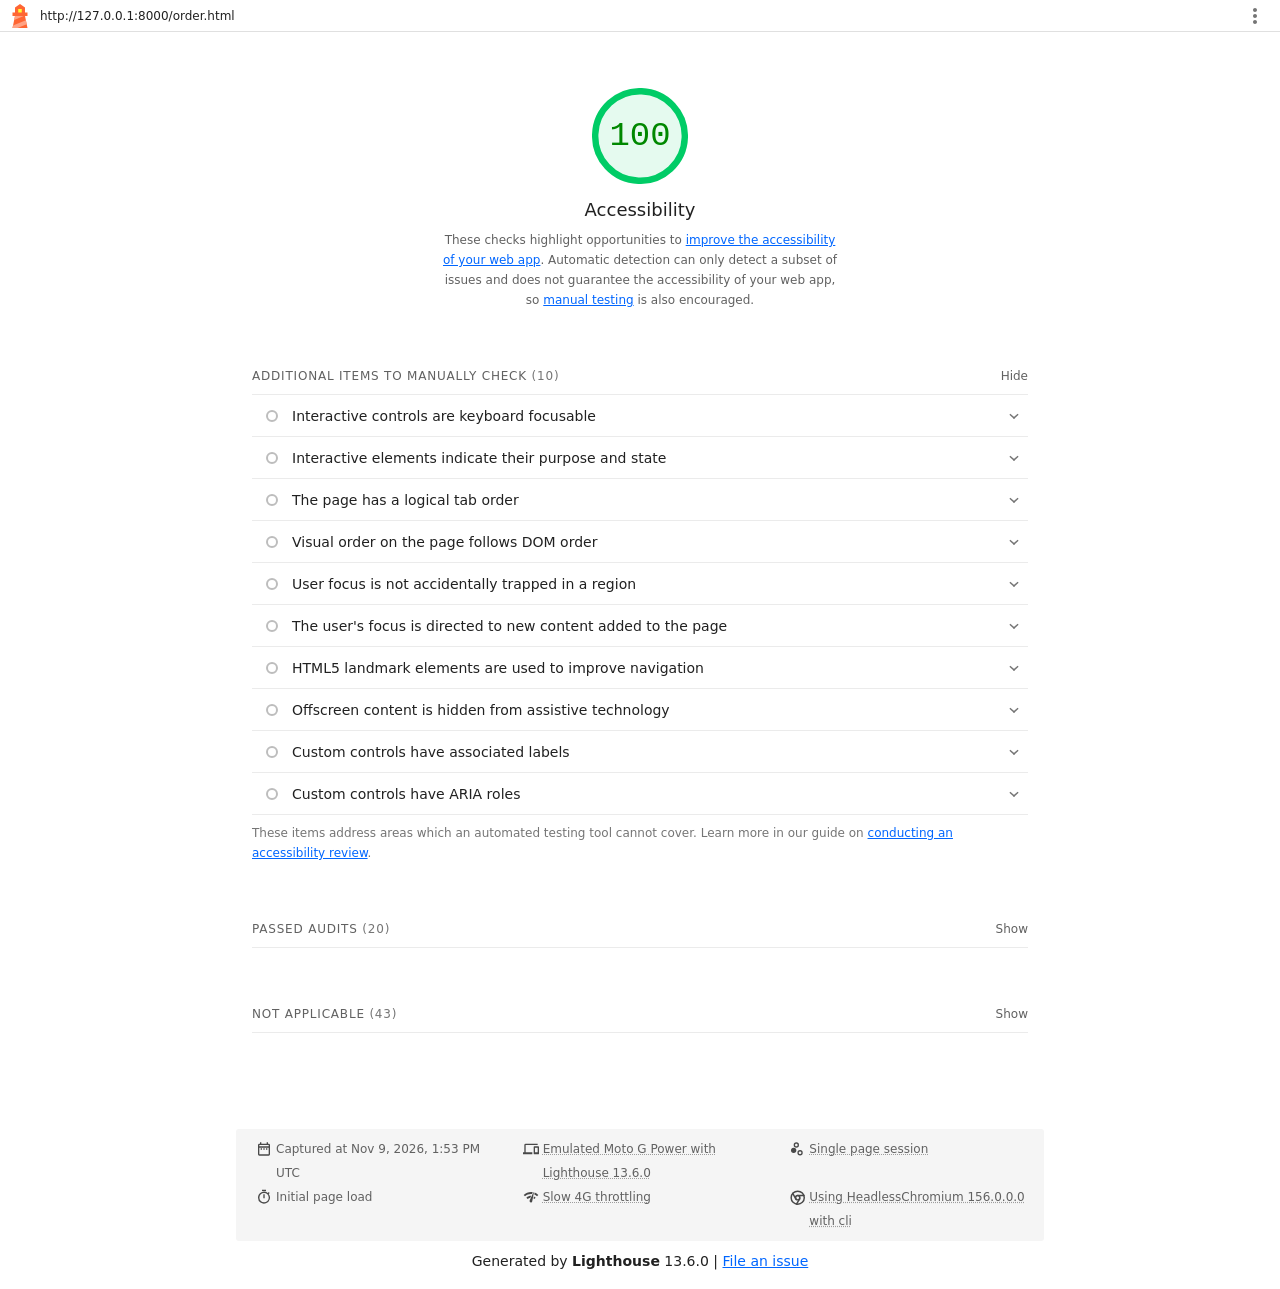
<file: lighthouse/order-accessibility.html>
<!--
@license
Copyright 2018 Google LLC
SPDX-License-Identifier: Apache-2.0
-->
<!doctype html>
<html lang="en">
<head>
  <meta charset="utf-8">
  <meta name="viewport" content="width=device-width, initial-scale=1, minimum-scale=1">
  <link rel="icon" href='data:image/svg+xml;utf8,<svg fill="none" xmlns="http://www.w3.org/2000/svg" viewBox="0 0 48 48"><path d="m14 7 10-7 10 7v10h5v7h-5l5 24H9l5-24H9v-7h5V7Z" fill="%23F63"/><path d="M31.561 24H14l-1.689 8.105L31.561 24ZM18.983 48H9l1.022-4.907L35.723 32.27l1.663 7.98L18.983 48Z" fill="%23FFA385"/><path fill="%23FF3" d="M20.5 10h7v7h-7z"/></svg>'>
  <title>Lighthouse Report</title>
  <style>body {margin: 0}</style>
</head>
<body>
  <noscript>Lighthouse report requires JavaScript. Please enable.</noscript>

  <div id="lh-log"></div>

  <script>window.__LIGHTHOUSE_JSON__ = {"lighthouseVersion":"13.6.0","requestedUrl":"http://127.0.0.1:8000/order.html","mainDocumentUrl":"http://127.0.0.1:8000/order.html","finalDisplayedUrl":"http://127.0.0.1:8000/order.html","finalUrl":"http://127.0.0.1:8000/order.html","fetchTime":"2026-11-09T13:53:37.972Z","gatherMode":"navigation","runWarnings":[],"userAgent":"Mozilla/5.0 (X11; Linux x86_64) AppleWebKit/537.36 (KHTML, like Gecko) HeadlessChrome/156.0.0.0 Safari/537.36","environment":{"networkUserAgent":"Mozilla/5.0 (Linux; Android 11; moto g power (2022)) AppleWebKit/537.36 (KHTML, like Gecko) Chrome/156.0.0.0 Mobile Safari/537.36","hostUserAgent":"Mozilla/5.0 (X11; Linux x86_64) AppleWebKit/537.36 (KHTML, like Gecko) HeadlessChrome/156.0.0.0 Safari/537.36","benchmarkIndex":2296.5,"credits":{"axe-core":"4.14.0"}},"audits":{"accesskeys":{"id":"accesskeys","title":"`[accesskey]` values are unique","description":"Access keys let users quickly focus a part of the page. For proper navigation, each access key must be unique. [Learn more about access keys](https://dequeuniversity.com/rules/axe/4.14/accesskeys).","score":null,"scoreDisplayMode":"notApplicable"},"aria-allowed-attr":{"id":"aria-allowed-attr","title":"`[aria-*]` attributes match their roles","description":"Each ARIA `role` supports a specific subset of `aria-*` attributes. Mismatching these invalidates the `aria-*` attributes. [Learn how to match ARIA attributes to their roles](https://dequeuniversity.com/rules/axe/4.14/aria-allowed-attr).","score":1,"scoreDisplayMode":"binary","details":{"type":"table","headings":[{"key":"node","valueType":"node","subItemsHeading":{"key":"relatedNode","valueType":"node"},"label":"Failing Elements"}],"items":[]}},"aria-allowed-role":{"id":"aria-allowed-role","title":"Uses ARIA roles only on compatible elements","description":"Many HTML elements can only be assigned certain ARIA roles. Using ARIA roles where they are not allowed can interfere with the accessibility of the web page. [Learn more about ARIA roles](https://dequeuniversity.com/rules/axe/4.14/aria-allowed-role).","score":null,"scoreDisplayMode":"notApplicable"},"aria-command-name":{"id":"aria-command-name","title":"`button`, `link`, and `menuitem` elements have accessible names","description":"When an element doesn't have an accessible name, screen readers announce it with a generic name, making it unusable for users who rely on screen readers. [Learn how to make command elements more accessible](https://dequeuniversity.com/rules/axe/4.14/aria-command-name).","score":null,"scoreDisplayMode":"notApplicable"},"aria-conditional-attr":{"id":"aria-conditional-attr","title":"ARIA attributes are used as specified for the element's role","description":"Some ARIA attributes are only allowed on an element under certain conditions. [Learn more about conditional ARIA attributes](https://dequeuniversity.com/rules/axe/4.14/aria-conditional-attr).","score":1,"scoreDisplayMode":"binary","details":{"type":"table","headings":[{"key":"node","valueType":"node","subItemsHeading":{"key":"relatedNode","valueType":"node"},"label":"Failing Elements"}],"items":[]}},"aria-deprecated-role":{"id":"aria-deprecated-role","title":"Deprecated ARIA roles were not used","description":"Deprecated ARIA roles may not be processed correctly by assistive technology. [Learn more about deprecated ARIA roles](https://dequeuniversity.com/rules/axe/4.14/aria-deprecated-role).","score":null,"scoreDisplayMode":"notApplicable"},"aria-dialog-name":{"id":"aria-dialog-name","title":"Elements with `role=\"dialog\"` or `role=\"alertdialog\"` have accessible names.","description":"ARIA dialog elements without accessible names may prevent screen readers users from discerning the purpose of these elements. [Learn how to make ARIA dialog elements more accessible](https://dequeuniversity.com/rules/axe/4.14/aria-dialog-name).","score":null,"scoreDisplayMode":"notApplicable"},"aria-hidden-body":{"id":"aria-hidden-body","title":"`[aria-hidden=\"true\"]` is not present on the document `\u003cbody>`","description":"Assistive technologies, like screen readers, work inconsistently when `aria-hidden=\"true\"` is set on the document `\u003cbody>`. [Learn how `aria-hidden` affects the document body](https://dequeuniversity.com/rules/axe/4.14/aria-hidden-body).","score":1,"scoreDisplayMode":"binary","details":{"type":"table","headings":[{"key":"node","valueType":"node","subItemsHeading":{"key":"relatedNode","valueType":"node"},"label":"Failing Elements"}],"items":[]}},"aria-hidden-focus":{"id":"aria-hidden-focus","title":"`[aria-hidden=\"true\"]` elements do not contain focusable descendents","description":"Focusable descendents within an `[aria-hidden=\"true\"]` element prevent those interactive elements from being available to users of assistive technologies like screen readers. [Learn how `aria-hidden` affects focusable elements](https://dequeuniversity.com/rules/axe/4.14/aria-hidden-focus).","score":null,"scoreDisplayMode":"notApplicable"},"aria-input-field-name":{"id":"aria-input-field-name","title":"ARIA input fields have accessible names","description":"When an input field doesn't have an accessible name, screen readers announce it with a generic name, making it unusable for users who rely on screen readers. [Learn more about input field labels](https://dequeuniversity.com/rules/axe/4.14/aria-input-field-name).","score":null,"scoreDisplayMode":"notApplicable"},"aria-meter-name":{"id":"aria-meter-name","title":"ARIA `meter` elements have accessible names","description":"When a meter element doesn't have an accessible name, screen readers announce it with a generic name, making it unusable for users who rely on screen readers. [Learn how to name `meter` elements](https://dequeuniversity.com/rules/axe/4.14/aria-meter-name).","score":null,"scoreDisplayMode":"notApplicable"},"aria-progressbar-name":{"id":"aria-progressbar-name","title":"ARIA `progressbar` elements have accessible names","description":"When a `progressbar` element doesn't have an accessible name, screen readers announce it with a generic name, making it unusable for users who rely on screen readers. [Learn how to label `progressbar` elements](https://dequeuniversity.com/rules/axe/4.14/aria-progressbar-name).","score":null,"scoreDisplayMode":"notApplicable"},"aria-prohibited-attr":{"id":"aria-prohibited-attr","title":"Elements use only permitted ARIA attributes","description":"Using ARIA attributes in roles where they are prohibited can mean that important information is not communicated to users of assistive technologies. [Learn more about prohibited ARIA roles](https://dequeuniversity.com/rules/axe/4.14/aria-prohibited-attr).","score":1,"scoreDisplayMode":"binary","details":{"type":"table","headings":[{"key":"node","valueType":"node","subItemsHeading":{"key":"relatedNode","valueType":"node"},"label":"Failing Elements"}],"items":[]}},"aria-required-attr":{"id":"aria-required-attr","title":"`[role]`s have all required `[aria-*]` attributes","description":"Some ARIA roles have required attributes that describe the state of the element to screen readers. [Learn more about roles and required attributes](https://dequeuniversity.com/rules/axe/4.14/aria-required-attr).","score":null,"scoreDisplayMode":"notApplicable"},"aria-required-children":{"id":"aria-required-children","title":"Elements with an ARIA `[role]` that require children to contain a specific `[role]` have all required children.","description":"Some ARIA parent roles must contain specific child roles to perform their intended accessibility functions. [Learn more about roles and required children elements](https://dequeuniversity.com/rules/axe/4.14/aria-required-children).","score":null,"scoreDisplayMode":"notApplicable"},"aria-required-parent":{"id":"aria-required-parent","title":"`[role]`s are contained by their required parent element","description":"Some ARIA child roles must be contained by specific parent roles to properly perform their intended accessibility functions. [Learn more about ARIA roles and required parent element](https://dequeuniversity.com/rules/axe/4.14/aria-required-parent).","score":null,"scoreDisplayMode":"notApplicable"},"aria-roles":{"id":"aria-roles","title":"`[role]` values are valid","description":"ARIA roles must have valid values in order to perform their intended accessibility functions. [Learn more about valid ARIA roles](https://dequeuniversity.com/rules/axe/4.14/aria-roles).","score":null,"scoreDisplayMode":"notApplicable"},"aria-text":{"id":"aria-text","title":"Elements with the `role=text` attribute do not have focusable descendents.","description":"Adding `role=text` around a text node split by markup enables VoiceOver to treat it as one phrase, but the element's focusable descendents will not be announced. [Learn more about the `role=text` attribute](https://dequeuniversity.com/rules/axe/4.14/aria-text).","score":null,"scoreDisplayMode":"notApplicable"},"aria-toggle-field-name":{"id":"aria-toggle-field-name","title":"ARIA toggle fields have accessible names","description":"When a toggle field doesn't have an accessible name, screen readers announce it with a generic name, making it unusable for users who rely on screen readers. [Learn more about toggle fields](https://dequeuniversity.com/rules/axe/4.14/aria-toggle-field-name).","score":null,"scoreDisplayMode":"notApplicable"},"aria-tooltip-name":{"id":"aria-tooltip-name","title":"ARIA `tooltip` elements have accessible names","description":"When a tooltip element doesn't have an accessible name, screen readers announce it with a generic name, making it unusable for users who rely on screen readers. [Learn how to name `tooltip` elements](https://dequeuniversity.com/rules/axe/4.14/aria-tooltip-name).","score":null,"scoreDisplayMode":"notApplicable"},"aria-treeitem-name":{"id":"aria-treeitem-name","title":"ARIA `treeitem` elements have accessible names","description":"When a `treeitem` element doesn't have an accessible name, screen readers announce it with a generic name, making it unusable for users who rely on screen readers. [Learn more about labeling `treeitem` elements](https://dequeuniversity.com/rules/axe/4.14/aria-treeitem-name).","score":null,"scoreDisplayMode":"notApplicable"},"aria-valid-attr-value":{"id":"aria-valid-attr-value","title":"`[aria-*]` attributes have valid values","description":"Assistive technologies, like screen readers, can't interpret ARIA attributes with invalid values. [Learn more about valid values for ARIA attributes](https://dequeuniversity.com/rules/axe/4.14/aria-valid-attr-value).","score":1,"scoreDisplayMode":"binary","details":{"type":"table","headings":[{"key":"node","valueType":"node","subItemsHeading":{"key":"relatedNode","valueType":"node"},"label":"Failing Elements"}],"items":[]}},"aria-valid-attr":{"id":"aria-valid-attr","title":"`[aria-*]` attributes are valid and not misspelled","description":"Assistive technologies, like screen readers, can't interpret ARIA attributes with invalid names. [Learn more about valid ARIA attributes](https://dequeuniversity.com/rules/axe/4.14/aria-valid-attr).","score":1,"scoreDisplayMode":"binary","details":{"type":"table","headings":[{"key":"node","valueType":"node","subItemsHeading":{"key":"relatedNode","valueType":"node"},"label":"Failing Elements"}],"items":[]}},"button-name":{"id":"button-name","title":"Buttons have an accessible name","description":"When a button doesn't have an accessible name, screen readers announce it as \"button\", making it unusable for users who rely on screen readers. [Learn how to make buttons more accessible](https://dequeuniversity.com/rules/axe/4.14/button-name).","score":1,"scoreDisplayMode":"binary","details":{"type":"table","headings":[{"key":"node","valueType":"node","subItemsHeading":{"key":"relatedNode","valueType":"node"},"label":"Failing Elements"}],"items":[]}},"bypass":{"id":"bypass","title":"The page contains a heading, skip link, or landmark region","description":"Adding ways to bypass repetitive content lets keyboard users navigate the page more efficiently. [Learn more about bypass blocks](https://dequeuniversity.com/rules/axe/4.14/bypass).","score":null,"scoreDisplayMode":"notApplicable"},"color-contrast":{"id":"color-contrast","title":"Background and foreground colors have a sufficient contrast ratio","description":"Low-contrast text is difficult or impossible for many users to read. [Learn how to provide sufficient color contrast](https://dequeuniversity.com/rules/axe/4.14/color-contrast).","score":1,"scoreDisplayMode":"binary","details":{"type":"table","headings":[{"key":"node","valueType":"node","subItemsHeading":{"key":"relatedNode","valueType":"node"},"label":"Failing Elements"}],"items":[]}},"definition-list":{"id":"definition-list","title":"`\u003cdl>`'s contain only properly-ordered `\u003cdt>` and `\u003cdd>` groups, `\u003cscript>`, `\u003ctemplate>` or `\u003cdiv>` elements.","description":"When definition lists are not properly marked up, screen readers may produce confusing or inaccurate output. [Learn how to structure definition lists correctly](https://dequeuniversity.com/rules/axe/4.14/definition-list).","score":null,"scoreDisplayMode":"notApplicable"},"dlitem":{"id":"dlitem","title":"Definition list items are wrapped in `\u003cdl>` elements","description":"Definition list items (`\u003cdt>` and `\u003cdd>`) must be wrapped in a parent `\u003cdl>` element to ensure that screen readers can properly announce them. [Learn how to structure definition lists correctly](https://dequeuniversity.com/rules/axe/4.14/dlitem).","score":null,"scoreDisplayMode":"notApplicable"},"document-title":{"id":"document-title","title":"Document has a `\u003ctitle>` element","description":"The title gives screen reader users an overview of the page, and search engine users rely on it heavily to determine if a page is relevant to their search. [Learn more about document titles](https://dequeuniversity.com/rules/axe/4.14/document-title).","score":1,"scoreDisplayMode":"binary","details":{"type":"table","headings":[{"key":"node","valueType":"node","subItemsHeading":{"key":"relatedNode","valueType":"node"},"label":"Failing Elements"}],"items":[]}},"duplicate-id-aria":{"id":"duplicate-id-aria","title":"ARIA IDs are unique","description":"The value of an ARIA ID must be unique to prevent other instances from being overlooked by assistive technologies. [Learn how to fix duplicate ARIA IDs](https://dequeuniversity.com/rules/axe/4.14/duplicate-id-aria).","score":null,"scoreDisplayMode":"notApplicable"},"empty-heading":{"id":"empty-heading","title":"All heading elements contain content.","description":"A heading with no content or inaccessible text prevent screen reader users from accessing information on the page's structure. [Learn more about headings](https://dequeuniversity.com/rules/axe/4.14/empty-heading).","score":null,"scoreDisplayMode":"notApplicable"},"form-field-multiple-labels":{"id":"form-field-multiple-labels","title":"No form fields have multiple labels","description":"Form fields with multiple labels can be confusingly announced by assistive technologies like screen readers which use either the first, the last, or all of the labels. [Learn how to use form labels](https://dequeuniversity.com/rules/axe/4.14/form-field-multiple-labels).","score":null,"scoreDisplayMode":"notApplicable"},"frame-title":{"id":"frame-title","title":"`\u003cframe>` or `\u003ciframe>` elements have a title","description":"Screen reader users rely on frame titles to describe the contents of frames. [Learn more about frame titles](https://dequeuniversity.com/rules/axe/4.14/frame-title).","score":null,"scoreDisplayMode":"notApplicable"},"heading-order":{"id":"heading-order","title":"Heading elements appear in a sequentially-descending order","description":"Properly ordered headings that do not skip levels convey the semantic structure of the page, making it easier to navigate and understand when using assistive technologies. [Learn more about heading order](https://dequeuniversity.com/rules/axe/4.14/heading-order).","score":1,"scoreDisplayMode":"binary","details":{"type":"table","headings":[{"key":"node","valueType":"node","subItemsHeading":{"key":"relatedNode","valueType":"node"},"label":"Failing Elements"}],"items":[]}},"html-has-lang":{"id":"html-has-lang","title":"`\u003chtml>` element has a `[lang]` attribute","description":"If a page doesn't specify a `lang` attribute, a screen reader assumes that the page is in the default language that the user chose when setting up the screen reader. If the page isn't actually in the default language, then the screen reader might not announce the page's text correctly. [Learn more about the `lang` attribute](https://dequeuniversity.com/rules/axe/4.14/html-has-lang).","score":1,"scoreDisplayMode":"binary","details":{"type":"table","headings":[{"key":"node","valueType":"node","subItemsHeading":{"key":"relatedNode","valueType":"node"},"label":"Failing Elements"}],"items":[]}},"html-lang-valid":{"id":"html-lang-valid","title":"`\u003chtml>` element has a valid value for its `[lang]` attribute","description":"Specifying a valid [BCP 47 language](https://www.w3.org/International/questions/qa-choosing-language-tags#question) helps screen readers announce text properly. [Learn how to use the `lang` attribute](https://dequeuniversity.com/rules/axe/4.14/html-lang-valid).","score":1,"scoreDisplayMode":"binary","details":{"type":"table","headings":[{"key":"node","valueType":"node","subItemsHeading":{"key":"relatedNode","valueType":"node"},"label":"Failing Elements"}],"items":[]}},"html-xml-lang-mismatch":{"id":"html-xml-lang-mismatch","title":"`\u003chtml>` element has an `[xml:lang]` attribute with the same base language as the `[lang]` attribute.","description":"If the webpage does not specify a consistent language, then the screen reader might not announce the page's text correctly. [Learn more about the `lang` attribute](https://dequeuniversity.com/rules/axe/4.14/html-xml-lang-mismatch).","score":null,"scoreDisplayMode":"notApplicable"},"identical-links-same-purpose":{"id":"identical-links-same-purpose","title":"Identical links have the same purpose.","description":"Links with the same destination should have the same description, to help users understand the link's purpose and decide whether to follow it. [Learn more about identical links](https://dequeuniversity.com/rules/axe/4.14/identical-links-same-purpose).","score":null,"scoreDisplayMode":"notApplicable"},"image-alt":{"id":"image-alt","title":"Image elements have `[alt]` attributes","description":"Informative elements should aim for short, descriptive alternate text. Decorative elements can be ignored with an empty alt attribute. [Learn more about the `alt` attribute](https://dequeuniversity.com/rules/axe/4.14/image-alt).","score":null,"scoreDisplayMode":"notApplicable"},"image-redundant-alt":{"id":"image-redundant-alt","title":"Image elements do not have `[alt]` attributes that are redundant text.","description":"Informative elements should aim for short, descriptive alternative text. Alternative text that is exactly the same as the text adjacent to the link or image is potentially confusing for screen reader users, because the text will be read twice. [Learn more about the `alt` attribute](https://dequeuniversity.com/rules/axe/4.14/image-redundant-alt).","score":null,"scoreDisplayMode":"notApplicable"},"input-button-name":{"id":"input-button-name","title":"Input buttons have discernible text.","description":"Adding discernable and accessible text to input buttons may help screen reader users understand the purpose of the input button. [Learn more about input buttons](https://dequeuniversity.com/rules/axe/4.14/input-button-name).","score":null,"scoreDisplayMode":"notApplicable"},"input-image-alt":{"id":"input-image-alt","title":"`\u003cinput type=\"image\">` elements have `[alt]` text","description":"When an image is being used as an `\u003cinput>` button, providing alternative text can help screen reader users understand the purpose of the button. [Learn about input image alt text](https://dequeuniversity.com/rules/axe/4.14/input-image-alt).","score":null,"scoreDisplayMode":"notApplicable"},"label-content-name-mismatch":{"id":"label-content-name-mismatch","title":"Elements with visible text labels have matching accessible names.","description":"Visible text labels that do not match the accessible name can result in a confusing experience for screen reader users. [Learn more about accessible names](https://dequeuniversity.com/rules/axe/4.14/label-content-name-mismatch).","score":null,"scoreDisplayMode":"notApplicable"},"label":{"id":"label","title":"Form elements have associated labels","description":"Labels ensure that form controls are announced properly by assistive technologies, like screen readers. [Learn more about form element labels](https://dequeuniversity.com/rules/axe/4.14/label).","score":1,"scoreDisplayMode":"binary","details":{"type":"table","headings":[{"key":"node","valueType":"node","subItemsHeading":{"key":"relatedNode","valueType":"node"},"label":"Failing Elements"}],"items":[]}},"landmark-one-main":{"id":"landmark-one-main","title":"Document has a main landmark.","description":"One main landmark helps screen reader users navigate a web page. [Learn more about landmarks](https://dequeuniversity.com/rules/axe/4.14/landmark-one-main).","score":1,"scoreDisplayMode":"binary","details":{"type":"table","headings":[{"key":"node","valueType":"node","subItemsHeading":{"key":"relatedNode","valueType":"node"},"label":"Failing Elements"}],"items":[]}},"link-name":{"id":"link-name","title":"Links have a discernible name","description":"Link text (and alternate text for images, when used as links) that is discernible, unique, and focusable improves the navigation experience for screen reader users. [Learn how to make links accessible](https://dequeuniversity.com/rules/axe/4.14/link-name).","score":1,"scoreDisplayMode":"binary","details":{"type":"table","headings":[{"key":"node","valueType":"node","subItemsHeading":{"key":"relatedNode","valueType":"node"},"label":"Failing Elements"}],"items":[]}},"link-in-text-block":{"id":"link-in-text-block","title":"Links are distinguishable without relying on color.","description":"Low-contrast text is difficult or impossible for many users to read. Link text that is discernible improves the experience for users with low vision. [Learn how to make links distinguishable](https://dequeuniversity.com/rules/axe/4.14/link-in-text-block).","score":null,"scoreDisplayMode":"notApplicable"},"list":{"id":"list","title":"Lists contain only `\u003cli>` elements and script supporting elements (`\u003cscript>` and `\u003ctemplate>`).","description":"Screen readers have a specific way of announcing lists. Ensuring proper list structure aids screen reader output. [Learn more about proper list structure](https://dequeuniversity.com/rules/axe/4.14/list).","score":null,"scoreDisplayMode":"notApplicable"},"listitem":{"id":"listitem","title":"List items (`\u003cli>`) are contained within `\u003cul>`, `\u003col>` or `\u003cmenu>` parent elements","description":"Screen readers require list items (`\u003cli>`) to be contained within a parent `\u003cul>`, `\u003col>` or `\u003cmenu>` to be announced properly. [Learn more about proper list structure](https://dequeuniversity.com/rules/axe/4.14/listitem).","score":null,"scoreDisplayMode":"notApplicable"},"meta-refresh":{"id":"meta-refresh","title":"The document does not use `\u003cmeta http-equiv=\"refresh\">`","description":"Users do not expect a page to refresh automatically, and doing so will move focus back to the top of the page. This may create a frustrating or confusing experience. [Learn more about the refresh meta tag](https://dequeuniversity.com/rules/axe/4.14/meta-refresh).","score":null,"scoreDisplayMode":"notApplicable"},"meta-viewport":{"id":"meta-viewport","title":"`[user-scalable=\"no\"]` is not used in the `\u003cmeta name=\"viewport\">` element and the `[maximum-scale]` attribute is not less than 5.","description":"Disabling zooming is problematic for users with low vision who rely on screen magnification to properly see the contents of a web page. [Learn more about the viewport meta tag](https://dequeuniversity.com/rules/axe/4.14/meta-viewport).","score":1,"scoreDisplayMode":"binary","details":{"type":"table","headings":[{"key":"node","valueType":"node","subItemsHeading":{"key":"relatedNode","valueType":"node"},"label":"Failing Elements"}],"items":[]}},"object-alt":{"id":"object-alt","title":"`\u003cobject>` elements have alternate text","description":"Screen readers cannot translate non-text content. Adding alternate text to `\u003cobject>` elements helps screen readers convey meaning to users. [Learn more about alt text for `object` elements](https://dequeuniversity.com/rules/axe/4.14/object-alt).","score":null,"scoreDisplayMode":"notApplicable"},"select-name":{"id":"select-name","title":"Select elements have associated label elements.","description":"Form elements without effective labels can create frustrating experiences for screen reader users. [Learn more about the `select` element](https://dequeuniversity.com/rules/axe/4.14/select-name).","score":1,"scoreDisplayMode":"binary","details":{"type":"table","headings":[{"key":"node","valueType":"node","subItemsHeading":{"key":"relatedNode","valueType":"node"},"label":"Failing Elements"}],"items":[]}},"skip-link":{"id":"skip-link","title":"Skip links are focusable.","description":"Including a skip link can help users skip to the main content to save time. [Learn more about skip links](https://dequeuniversity.com/rules/axe/4.14/skip-link).","score":1,"scoreDisplayMode":"binary","details":{"type":"table","headings":[{"key":"node","valueType":"node","subItemsHeading":{"key":"relatedNode","valueType":"node"},"label":"Failing Elements"}],"items":[]}},"tabindex":{"id":"tabindex","title":"No element has a `[tabindex]` value greater than 0","description":"A value greater than 0 implies an explicit navigation ordering. Although technically valid, this often creates frustrating experiences for users who rely on assistive technologies. [Learn more about the `tabindex` attribute](https://dequeuniversity.com/rules/axe/4.14/tabindex).","score":null,"scoreDisplayMode":"notApplicable"},"table-duplicate-name":{"id":"table-duplicate-name","title":"Tables have different content in the summary attribute and `\u003ccaption>`.","description":"The summary attribute should describe the table structure, while `\u003ccaption>` should have the onscreen title. Accurate table mark-up helps users of screen readers. [Learn more about summary and caption](https://dequeuniversity.com/rules/axe/4.14/table-duplicate-name).","score":null,"scoreDisplayMode":"notApplicable"},"table-fake-caption":{"id":"table-fake-caption","title":"Tables use `\u003ccaption>` instead of cells with the `[colspan]` attribute to indicate a caption.","description":"Screen readers have features to make navigating tables easier. Ensuring that tables use the actual caption element instead of cells with the `[colspan]` attribute may improve the experience for screen reader users. [Learn more about captions](https://dequeuniversity.com/rules/axe/4.14/table-fake-caption).","score":null,"scoreDisplayMode":"notApplicable"},"target-size":{"id":"target-size","title":"Touch targets have sufficient size and spacing.","description":"Touch targets with sufficient size and spacing help users who may have difficulty targeting small controls to activate the targets. [Learn more about touch targets](https://dequeuniversity.com/rules/axe/4.14/target-size).","score":1,"scoreDisplayMode":"binary","details":{"type":"table","headings":[{"key":"node","valueType":"node","subItemsHeading":{"key":"relatedNode","valueType":"node"},"label":"Failing Elements"}],"items":[]}},"td-has-header":{"id":"td-has-header","title":"`\u003ctd>` elements in a large `\u003ctable>` have one or more table headers.","description":"Screen readers have features to make navigating tables easier. Ensuring that `\u003ctd>` elements in a large table (3 or more cells in width and height) have an associated table header may improve the experience for screen reader users. [Learn more about table headers](https://dequeuniversity.com/rules/axe/4.14/td-has-header).","score":null,"scoreDisplayMode":"notApplicable"},"td-headers-attr":{"id":"td-headers-attr","title":"Cells in a `\u003ctable>` element that use the `[headers]` attribute refer to table cells within the same table.","description":"Screen readers have features to make navigating tables easier. Ensuring `\u003ctd>` cells using the `[headers]` attribute only refer to other cells in the same table may improve the experience for screen reader users. [Learn more about the `headers` attribute](https://dequeuniversity.com/rules/axe/4.14/td-headers-attr).","score":null,"scoreDisplayMode":"notApplicable"},"th-has-data-cells":{"id":"th-has-data-cells","title":"`\u003cth>` elements and elements with `[role=\"columnheader\"/\"rowheader\"]` have data cells they describe.","description":"Screen readers have features to make navigating tables easier. Ensuring table headers always refer to some set of cells may improve the experience for screen reader users. [Learn more about table headers](https://dequeuniversity.com/rules/axe/4.14/th-has-data-cells).","score":null,"scoreDisplayMode":"notApplicable"},"valid-lang":{"id":"valid-lang","title":"`[lang]` attributes have a valid value","description":"Specifying a valid [BCP 47 language](https://www.w3.org/International/questions/qa-choosing-language-tags#question) on elements helps ensure that text is pronounced correctly by a screen reader. [Learn how to use the `lang` attribute](https://dequeuniversity.com/rules/axe/4.14/valid-lang).","score":null,"scoreDisplayMode":"notApplicable"},"video-caption":{"id":"video-caption","title":"`\u003cvideo>` elements contain a `\u003ctrack>` element with `[kind=\"captions\"]`","description":"When a video provides a caption it is easier for deaf and hearing impaired users to access its information. [Learn more about video captions](https://dequeuniversity.com/rules/axe/4.14/video-caption).","score":null,"scoreDisplayMode":"notApplicable"},"custom-controls-labels":{"id":"custom-controls-labels","title":"Custom controls have associated labels","description":"Custom interactive controls have associated labels, provided by aria-label or aria-labelledby. [Learn more about custom controls and labels](https://developer.chrome.com/docs/lighthouse/accessibility/custom-controls-labels/).","score":null,"scoreDisplayMode":"manual"},"custom-controls-roles":{"id":"custom-controls-roles","title":"Custom controls have ARIA roles","description":"Custom interactive controls have appropriate ARIA roles. [Learn how to add roles to custom controls](https://developer.chrome.com/docs/lighthouse/accessibility/custom-control-roles/).","score":null,"scoreDisplayMode":"manual"},"focus-traps":{"id":"focus-traps","title":"User focus is not accidentally trapped in a region","description":"A user can tab into and out of any control or region without accidentally trapping their focus. [Learn how to avoid focus traps](https://developer.chrome.com/docs/lighthouse/accessibility/focus-traps/).","score":null,"scoreDisplayMode":"manual"},"focusable-controls":{"id":"focusable-controls","title":"Interactive controls are keyboard focusable","description":"Custom interactive controls are keyboard focusable and display a focus indicator. [Learn how to make custom controls focusable](https://developer.chrome.com/docs/lighthouse/accessibility/focusable-controls/).","score":null,"scoreDisplayMode":"manual"},"interactive-element-affordance":{"id":"interactive-element-affordance","title":"Interactive elements indicate their purpose and state","description":"Interactive elements, such as links and buttons, should indicate their state and be distinguishable from non-interactive elements. [Learn how to decorate interactive elements with affordance hints](https://developer.chrome.com/docs/lighthouse/accessibility/interactive-element-affordance/).","score":null,"scoreDisplayMode":"manual"},"logical-tab-order":{"id":"logical-tab-order","title":"The page has a logical tab order","description":"Tabbing through the page follows the visual layout. Users cannot focus elements that are offscreen. [Learn more about logical tab ordering](https://developer.chrome.com/docs/lighthouse/accessibility/logical-tab-order/).","score":null,"scoreDisplayMode":"manual"},"managed-focus":{"id":"managed-focus","title":"The user's focus is directed to new content added to the page","description":"If new content, such as a dialog, is added to the page, the user's focus is directed to it. [Learn how to direct focus to new content](https://developer.chrome.com/docs/lighthouse/accessibility/managed-focus/).","score":null,"scoreDisplayMode":"manual"},"offscreen-content-hidden":{"id":"offscreen-content-hidden","title":"Offscreen content is hidden from assistive technology","description":"Offscreen content is hidden with display: none or aria-hidden=true. [Learn how to properly hide offscreen content](https://developer.chrome.com/docs/lighthouse/accessibility/offscreen-content-hidden/).","score":null,"scoreDisplayMode":"manual"},"use-landmarks":{"id":"use-landmarks","title":"HTML5 landmark elements are used to improve navigation","description":"Landmark elements (`\u003cmain>`, `\u003cnav>`, etc.) are used to improve the keyboard navigation of the page for assistive technology. [Learn more about landmark elements](https://developer.chrome.com/docs/lighthouse/accessibility/use-landmarks/).","score":null,"scoreDisplayMode":"manual"},"visual-order-follows-dom":{"id":"visual-order-follows-dom","title":"Visual order on the page follows DOM order","description":"DOM order matches the visual order, improving navigation for assistive technology. [Learn more about DOM and visual ordering](https://developer.chrome.com/docs/lighthouse/accessibility/visual-order-follows-dom/).","score":null,"scoreDisplayMode":"manual"},"autocomplete-valid":{"id":"autocomplete-valid","title":"`autocomplete` attributes are used correctly","description":"The `autocomplete` attribute values must be valid and correctly applied for screen readers to function correctly. [Learn more about valid autocomplete values](https://dequeuniversity.com/rules/axe/4.14/autocomplete-valid).","score":1,"scoreDisplayMode":"binary","details":{"type":"table","headings":[{"key":"node","valueType":"node","subItemsHeading":{"key":"relatedNode","valueType":"node"},"label":"Failing Elements"}],"items":[]}},"presentation-role-conflict":{"id":"presentation-role-conflict","title":"Elements with `role=\"none\"` or `role=\"presentation\"` do not have conflicts","description":"There are certain cases where the semantic role of an element with `role=\"none\"` or `role=\"presentation\"` does not resolve to none or presentation. To ensure the element remains removed from the accessibility tree, you should not add any global ARIA attributes to the element or make it focusable. [Learn more about presentation role conflict](https://dequeuniversity.com/rules/axe/4.14/presentation-role-conflict).","score":null,"scoreDisplayMode":"notApplicable"},"svg-img-alt":{"id":"svg-img-alt","title":"SVG elements with an `img` role have an accessible text alternative","description":"Ensures SVG elements with an `img`, `graphics-document` or `graphics-symbol` role have an accessible text alternative. [Learn more about SVG alt text](https://dequeuniversity.com/rules/axe/4.14/svg-img-alt).","score":null,"scoreDisplayMode":"notApplicable"}},"configSettings":{"output":["html","json"],"maxWaitForFcp":30000,"maxWaitForLoad":45000,"pauseAfterFcpMs":1000,"pauseAfterLoadMs":1000,"networkQuietThresholdMs":1000,"cpuQuietThresholdMs":1000,"formFactor":"mobile","throttling":{"rttMs":150,"throughputKbps":1638.4,"requestLatencyMs":562.5,"downloadThroughputKbps":1474.5600000000002,"uploadThroughputKbps":675,"cpuSlowdownMultiplier":4},"throttlingMethod":"simulate","screenEmulation":{"mobile":true,"width":412,"height":823,"deviceScaleFactor":1.75,"disabled":false},"emulatedUserAgent":"Mozilla/5.0 (Linux; Android 11; moto g power (2022)) AppleWebKit/537.36 (KHTML, like Gecko) Chrome/136.0.0.0 Mobile Safari/537.36","auditMode":false,"gatherMode":false,"clearStorageTypes":["file_systems","shader_cache","service_workers","cache_storage"],"disableStorageReset":false,"debugNavigation":false,"channel":"cli","usePassiveGathering":false,"disableFullPageScreenshot":false,"skipAboutBlank":false,"blankPage":"about:blank","ignoreStatusCode":false,"locale":"en-US","blockedUrlPatterns":null,"additionalTraceCategories":null,"extraHeaders":null,"precomputedLanternData":null,"onlyAudits":null,"onlyCategories":["accessibility"],"skipAudits":null},"categories":{"accessibility":{"title":"Accessibility","description":"These checks highlight opportunities to [improve the accessibility of your web app](https://developer.chrome.com/docs/lighthouse/accessibility/). Automatic detection can only detect a subset of issues and does not guarantee the accessibility of your web app, so [manual testing](https://web.dev/articles/how-to-review) is also encouraged.","manualDescription":"These items address areas which an automated testing tool cannot cover. Learn more in our guide on [conducting an accessibility review](https://web.dev/articles/how-to-review).","supportedModes":["navigation","snapshot"],"auditRefs":[{"id":"accesskeys","weight":0,"group":"a11y-navigation"},{"id":"aria-allowed-attr","weight":10,"group":"a11y-aria"},{"id":"aria-command-name","weight":0,"group":"a11y-aria"},{"id":"aria-conditional-attr","weight":7,"group":"a11y-aria"},{"id":"aria-deprecated-role","weight":0,"group":"a11y-aria"},{"id":"aria-dialog-name","weight":0,"group":"a11y-aria"},{"id":"aria-hidden-body","weight":10,"group":"a11y-aria"},{"id":"aria-hidden-focus","weight":0,"group":"a11y-aria"},{"id":"aria-input-field-name","weight":0,"group":"a11y-aria"},{"id":"aria-meter-name","weight":0,"group":"a11y-aria"},{"id":"aria-progressbar-name","weight":0,"group":"a11y-aria"},{"id":"aria-prohibited-attr","weight":7,"group":"a11y-aria"},{"id":"aria-required-attr","weight":0,"group":"a11y-aria"},{"id":"aria-required-children","weight":0,"group":"a11y-aria"},{"id":"aria-required-parent","weight":0,"group":"a11y-aria"},{"id":"aria-roles","weight":0,"group":"a11y-aria"},{"id":"aria-text","weight":0,"group":"a11y-aria"},{"id":"aria-toggle-field-name","weight":0,"group":"a11y-aria"},{"id":"aria-tooltip-name","weight":0,"group":"a11y-aria"},{"id":"aria-treeitem-name","weight":0,"group":"a11y-aria"},{"id":"aria-valid-attr-value","weight":10,"group":"a11y-aria"},{"id":"aria-valid-attr","weight":10,"group":"a11y-aria"},{"id":"button-name","weight":10,"group":"a11y-names-labels"},{"id":"bypass","weight":0,"group":"a11y-navigation"},{"id":"color-contrast","weight":7,"group":"a11y-color-contrast"},{"id":"definition-list","weight":0,"group":"a11y-tables-lists"},{"id":"dlitem","weight":0,"group":"a11y-tables-lists"},{"id":"document-title","weight":7,"group":"a11y-names-labels"},{"id":"duplicate-id-aria","weight":0,"group":"a11y-aria"},{"id":"form-field-multiple-labels","weight":0,"group":"a11y-names-labels"},{"id":"frame-title","weight":0,"group":"a11y-names-labels"},{"id":"heading-order","weight":3,"group":"a11y-navigation"},{"id":"html-has-lang","weight":7,"group":"a11y-language"},{"id":"html-lang-valid","weight":7,"group":"a11y-language"},{"id":"html-xml-lang-mismatch","weight":0,"group":"a11y-language"},{"id":"image-alt","weight":0,"group":"a11y-names-labels"},{"id":"input-button-name","weight":0,"group":"a11y-names-labels"},{"id":"input-image-alt","weight":0,"group":"a11y-names-labels"},{"id":"label","weight":10,"group":"a11y-names-labels"},{"id":"link-in-text-block","weight":0,"group":"a11y-color-contrast"},{"id":"link-name","weight":7,"group":"a11y-names-labels"},{"id":"list","weight":0,"group":"a11y-tables-lists"},{"id":"listitem","weight":0,"group":"a11y-tables-lists"},{"id":"meta-refresh","weight":0,"group":"a11y-best-practices"},{"id":"meta-viewport","weight":10,"group":"a11y-best-practices"},{"id":"object-alt","weight":0,"group":"a11y-names-labels"},{"id":"select-name","weight":10,"group":"a11y-names-labels"},{"id":"skip-link","weight":3,"group":"a11y-names-labels"},{"id":"tabindex","weight":0,"group":"a11y-navigation"},{"id":"target-size","weight":7,"group":"a11y-best-practices"},{"id":"td-headers-attr","weight":0,"group":"a11y-tables-lists"},{"id":"th-has-data-cells","weight":0,"group":"a11y-tables-lists"},{"id":"valid-lang","weight":0,"group":"a11y-language"},{"id":"video-caption","weight":0,"group":"a11y-audio-video"},{"id":"landmark-one-main","weight":3,"group":"a11y-best-practices"},{"id":"autocomplete-valid","weight":1,"group":"a11y-best-practices"},{"id":"presentation-role-conflict","weight":0,"group":"a11y-best-practices"},{"id":"svg-img-alt","weight":0,"group":"a11y-best-practices"},{"id":"focusable-controls","weight":0},{"id":"interactive-element-affordance","weight":0},{"id":"logical-tab-order","weight":0},{"id":"visual-order-follows-dom","weight":0},{"id":"focus-traps","weight":0},{"id":"managed-focus","weight":0},{"id":"use-landmarks","weight":0},{"id":"offscreen-content-hidden","weight":0},{"id":"custom-controls-labels","weight":0},{"id":"custom-controls-roles","weight":0},{"id":"table-duplicate-name","weight":0,"group":"a11y-best-practices"},{"id":"empty-heading","weight":0,"group":"a11y-best-practices"},{"id":"aria-allowed-role","weight":0,"group":"a11y-best-practices"},{"id":"image-redundant-alt","weight":0,"group":"a11y-names-labels"},{"id":"identical-links-same-purpose","weight":0,"group":"a11y-best-practices"},{"id":"label-content-name-mismatch","weight":0,"group":"hidden"},{"id":"table-fake-caption","weight":0,"group":"hidden"},{"id":"td-has-header","weight":0,"group":"hidden"}],"id":"accessibility","score":1}},"categoryGroups":{"metrics":{"title":"Metrics"},"insights":{"title":"Insights","description":"These insights are also available in the Chrome DevTools Performance Panel - [record a trace](https://developer.chrome.com/docs/devtools/performance/reference) to view more detailed information."},"diagnostics":{"title":"Diagnostics","description":"More information about the performance of your application. These numbers don't [directly affect](https://developer.chrome.com/docs/lighthouse/performance/performance-scoring/) the Performance score."},"a11y-best-practices":{"title":"Best practices","description":"These items highlight common accessibility best practices."},"a11y-color-contrast":{"title":"Contrast","description":"These are opportunities to improve the legibility of your content."},"a11y-names-labels":{"title":"Names and labels","description":"These are opportunities to improve the semantics of the controls in your application. This may enhance the experience for users of assistive technology, like a screen reader."},"a11y-navigation":{"title":"Navigation","description":"These are opportunities to improve keyboard navigation in your application."},"a11y-aria":{"title":"ARIA","description":"These are opportunities to improve the usage of ARIA in your application which may enhance the experience for users of assistive technology, like a screen reader."},"a11y-language":{"title":"Internationalization and localization","description":"These are opportunities to improve the interpretation of your content by users in different locales."},"a11y-audio-video":{"title":"Audio and video","description":"These are opportunities to provide alternative content for audio and video. This may improve the experience for users with hearing or vision impairments."},"a11y-tables-lists":{"title":"Tables and lists","description":"These are opportunities to improve the experience of reading tabular or list data using assistive technology, like a screen reader."},"seo-mobile":{"title":"Mobile Friendly","description":"Make sure your pages are mobile friendly so users don’t have to pinch or zoom in order to read the content pages. [Learn how to make pages mobile-friendly](https://developers.google.com/search/mobile-sites/)."},"seo-content":{"title":"Content Best Practices","description":"Format your HTML in a way that enables crawlers to better understand your app’s content."},"seo-crawl":{"title":"Crawling and Indexing","description":"To appear in search results, crawlers need access to your app."},"best-practices-trust-safety":{"title":"Trust and Safety"},"best-practices-ux":{"title":"User Experience"},"best-practices-browser-compat":{"title":"Browser Compatibility"},"best-practices-general":{"title":"General"},"webmcp":{"title":"WebMCP","description":"Audits validating WebMCP integration."},"agent-accessibility":{"title":"Agent Accessibility","description":"These audits highlight best practices for improving the accessibility of the website for AI agents."},"agent-discoverability":{"title":"Agent Discoverability","description":"These audits validate that websites expose discoverable resources, documentation, and catalogs for AI agents."},"hidden":{"title":""}},"stackPacks":[],"entities":[{"name":"127.0.0.1","origins":["http://127.0.0.1:8000"],"isFirstParty":true,"isUnrecognized":true}],"fullPageScreenshot":{"screenshot":{"data":"[data-uri]","width":412,"height":1929},"nodes":{}},"timing":{"entries":[{"startTime":1124.91,"name":"lh:config","duration":521.05,"entryType":"measure"},{"startTime":1128.45,"name":"lh:config:resolveArtifactsToDefns","duration":43.18,"entryType":"measure"},{"startTime":1646.13,"name":"lh:runner:gather","duration":4870.87,"entryType":"measure"},{"startTime":1734.22,"name":"lh:driver:connect","duration":9.56,"entryType":"measure"},{"startTime":1744.15,"name":"lh:driver:navigate","duration":15.04,"entryType":"measure"},{"startTime":1759.72,"name":"lh:gather:getBenchmarkIndex","duration":1011.97,"entryType":"measure"},{"startTime":2771.91,"name":"lh:gather:getVersion","duration":0.98,"entryType":"measure"},{"startTime":2772.97,"name":"lh:gather:getDevicePixelRatio","duration":0.94,"entryType":"measure"},{"startTime":2774.26,"name":"lh:prepare:navigationMode","duration":25.83,"entryType":"measure"},{"startTime":2774.95,"name":"lh:gather:getVersion","duration":0.4,"entryType":"measure"},{"startTime":2789.44,"name":"lh:storage:clearDataForOrigin","duration":3.94,"entryType":"measure"},{"startTime":2793.56,"name":"lh:storage:clearBrowserCaches","duration":4.66,"entryType":"measure"},{"startTime":2799.04,"name":"lh:gather:prepareThrottlingAndNetwork","duration":1.03,"entryType":"measure"},{"startTime":2804.74,"name":"lh:driver:navigate","duration":2371.86,"entryType":"measure"},{"startTime":5178.85,"name":"lh:computed:NetworkRecords","duration":0.82,"entryType":"measure"},{"startTime":5180.02,"name":"lh:gather:getArtifact:DevtoolsLog","duration":0.02,"entryType":"measure"},{"startTime":5180.06,"name":"lh:gather:getArtifact:Accessibility","duration":194.49,"entryType":"measure"},{"startTime":5374.75,"name":"lh:gather:getArtifact:NetworkUserAgent","duration":0.07,"entryType":"measure"},{"startTime":5374.83,"name":"lh:gather:getArtifact:Stacks","duration":9.57,"entryType":"measure"},{"startTime":5374.9,"name":"lh:gather:collectStacks","duration":9.48,"entryType":"measure"},{"startTime":5384.42,"name":"lh:gather:getArtifact:FullPageScreenshot","duration":1116.97,"entryType":"measure"},{"startTime":6497.65,"name":"lh:gather:getVersion","duration":0.8,"entryType":"measure"},{"startTime":6517.31,"name":"lh:runner:audit","duration":172.31,"entryType":"measure"},{"startTime":6517.48,"name":"lh:runner:auditing","duration":171.61,"entryType":"measure"},{"startTime":6518.87,"name":"lh:audit:accesskeys","duration":1.44,"entryType":"measure"},{"startTime":6520.65,"name":"lh:audit:aria-allowed-attr","duration":3.7,"entryType":"measure"},{"startTime":6524.71,"name":"lh:audit:aria-allowed-role","duration":0.94,"entryType":"measure"},{"startTime":6525.95,"name":"lh:audit:aria-command-name","duration":0.87,"entryType":"measure"},{"startTime":6526.99,"name":"lh:audit:aria-conditional-attr","duration":2.22,"entryType":"measure"},{"startTime":6529.42,"name":"lh:audit:aria-deprecated-role","duration":0.57,"entryType":"measure"},{"startTime":6530.15,"name":"lh:audit:aria-dialog-name","duration":0.9,"entryType":"measure"},{"startTime":6531.22,"name":"lh:audit:aria-hidden-body","duration":2.36,"entryType":"measure"},{"startTime":6533.86,"name":"lh:audit:aria-hidden-focus","duration":1.14,"entryType":"measure"},{"startTime":6535.29,"name":"lh:audit:aria-input-field-name","duration":0.84,"entryType":"measure"},{"startTime":6541.03,"name":"lh:audit:aria-meter-name","duration":1.29,"entryType":"measure"},{"startTime":6542.63,"name":"lh:audit:aria-progressbar-name","duration":1.27,"entryType":"measure"},{"startTime":6544.07,"name":"lh:audit:aria-prohibited-attr","duration":2.18,"entryType":"measure"},{"startTime":6546.42,"name":"lh:audit:aria-required-attr","duration":0.8,"entryType":"measure"},{"startTime":6547.39,"name":"lh:audit:aria-required-children","duration":0.89,"entryType":"measure"},{"startTime":6548.45,"name":"lh:audit:aria-required-parent","duration":0.9,"entryType":"measure"},{"startTime":6549.52,"name":"lh:audit:aria-roles","duration":1.12,"entryType":"measure"},{"startTime":6550.91,"name":"lh:audit:aria-text","duration":1.39,"entryType":"measure"},{"startTime":6552.49,"name":"lh:audit:aria-toggle-field-name","duration":1.11,"entryType":"measure"},{"startTime":6553.76,"name":"lh:audit:aria-tooltip-name","duration":1.08,"entryType":"measure"},{"startTime":6554.99,"name":"lh:audit:aria-treeitem-name","duration":1.13,"entryType":"measure"},{"startTime":6556.26,"name":"lh:audit:aria-valid-attr-value","duration":2.14,"entryType":"measure"},{"startTime":6558.55,"name":"lh:audit:aria-valid-attr","duration":2.1,"entryType":"measure"},{"startTime":6560.8,"name":"lh:audit:button-name","duration":7.95,"entryType":"measure"},{"startTime":6569.02,"name":"lh:audit:bypass","duration":2.31,"entryType":"measure"},{"startTime":6571.52,"name":"lh:audit:color-contrast","duration":2.3,"entryType":"measure"},{"startTime":6573.99,"name":"lh:audit:definition-list","duration":1.41,"entryType":"measure"},{"startTime":6575.58,"name":"lh:audit:dlitem","duration":1.27,"entryType":"measure"},{"startTime":6577.01,"name":"lh:audit:document-title","duration":2.35,"entryType":"measure"},{"startTime":6579.56,"name":"lh:audit:duplicate-id-aria","duration":2.21,"entryType":"measure"},{"startTime":6581.94,"name":"lh:audit:empty-heading","duration":2.32,"entryType":"measure"},{"startTime":6584.45,"name":"lh:audit:form-field-multiple-labels","duration":2.62,"entryType":"measure"},{"startTime":6587.22,"name":"lh:audit:frame-title","duration":7.95,"entryType":"measure"},{"startTime":6595.35,"name":"lh:audit:heading-order","duration":2.34,"entryType":"measure"},{"startTime":6597.87,"name":"lh:audit:html-has-lang","duration":2.53,"entryType":"measure"},{"startTime":6600.58,"name":"lh:audit:html-lang-valid","duration":2.74,"entryType":"measure"},{"startTime":6603.53,"name":"lh:audit:html-xml-lang-mismatch","duration":1.41,"entryType":"measure"},{"startTime":6605.1,"name":"lh:audit:identical-links-same-purpose","duration":2.25,"entryType":"measure"},{"startTime":6607.52,"name":"lh:audit:image-alt","duration":1.34,"entryType":"measure"},{"startTime":6609.02,"name":"lh:audit:image-redundant-alt","duration":1.54,"entryType":"measure"},{"startTime":6610.71,"name":"lh:audit:input-button-name","duration":1.45,"entryType":"measure"},{"startTime":6612.31,"name":"lh:audit:input-image-alt","duration":1.49,"entryType":"measure"},{"startTime":6613.96,"name":"lh:audit:label-content-name-mismatch","duration":8.39,"entryType":"measure"},{"startTime":6622.57,"name":"lh:audit:label","duration":2.25,"entryType":"measure"},{"startTime":6624.99,"name":"lh:audit:landmark-one-main","duration":2.18,"entryType":"measure"},{"startTime":6627.33,"name":"lh:audit:link-name","duration":2.22,"entryType":"measure"},{"startTime":6629.7,"name":"lh:audit:link-in-text-block","duration":1.62,"entryType":"measure"},{"startTime":6631.49,"name":"lh:audit:list","duration":1.66,"entryType":"measure"},{"startTime":6633.34,"name":"lh:audit:listitem","duration":2.36,"entryType":"measure"},{"startTime":6635.87,"name":"lh:audit:meta-refresh","duration":1.8,"entryType":"measure"},{"startTime":6637.84,"name":"lh:audit:meta-viewport","duration":8.71,"entryType":"measure"},{"startTime":6646.75,"name":"lh:audit:object-alt","duration":1.8,"entryType":"measure"},{"startTime":6648.71,"name":"lh:audit:select-name","duration":2.27,"entryType":"measure"},{"startTime":6651.24,"name":"lh:audit:skip-link","duration":2.6,"entryType":"measure"},{"startTime":6654.05,"name":"lh:audit:tabindex","duration":1.96,"entryType":"measure"},{"startTime":6656.18,"name":"lh:audit:table-duplicate-name","duration":2.02,"entryType":"measure"},{"startTime":6658.39,"name":"lh:audit:table-fake-caption","duration":2.12,"entryType":"measure"},{"startTime":6660.67,"name":"lh:audit:target-size","duration":2.25,"entryType":"measure"},{"startTime":6663.09,"name":"lh:audit:td-has-header","duration":2.08,"entryType":"measure"},{"startTime":6665.33,"name":"lh:audit:td-headers-attr","duration":8.98,"entryType":"measure"},{"startTime":6674.55,"name":"lh:audit:th-has-data-cells","duration":2.29,"entryType":"measure"},{"startTime":6677,"name":"lh:audit:valid-lang","duration":2.2,"entryType":"measure"},{"startTime":6679.39,"name":"lh:audit:video-caption","duration":2.23,"entryType":"measure"},{"startTime":6681.64,"name":"lh:audit:custom-controls-labels","duration":0.13,"entryType":"measure"},{"startTime":6681.78,"name":"lh:audit:custom-controls-roles","duration":0.01,"entryType":"measure"},{"startTime":6681.8,"name":"lh:audit:focus-traps","duration":0.01,"entryType":"measure"},{"startTime":6681.81,"name":"lh:audit:focusable-controls","duration":0.01,"entryType":"measure"},{"startTime":6681.82,"name":"lh:audit:interactive-element-affordance","duration":0.01,"entryType":"measure"},{"startTime":6681.84,"name":"lh:audit:logical-tab-order","duration":0.01,"entryType":"measure"},{"startTime":6681.85,"name":"lh:audit:managed-focus","duration":0.01,"entryType":"measure"},{"startTime":6681.87,"name":"lh:audit:offscreen-content-hidden","duration":0.01,"entryType":"measure"},{"startTime":6681.88,"name":"lh:audit:use-landmarks","duration":0.01,"entryType":"measure"},{"startTime":6681.9,"name":"lh:audit:visual-order-follows-dom","duration":0.01,"entryType":"measure"},{"startTime":6682.08,"name":"lh:audit:autocomplete-valid","duration":2.44,"entryType":"measure"},{"startTime":6684.84,"name":"lh:audit:presentation-role-conflict","duration":2.19,"entryType":"measure"},{"startTime":6687.2,"name":"lh:audit:svg-img-alt","duration":1.88,"entryType":"measure"},{"startTime":6689.11,"name":"lh:runner:generate","duration":0.5,"entryType":"measure"},{"startTime":6690.07,"name":"lh:computed:EntityClassification","duration":1.17,"entryType":"measure"}],"total":5043.18},"i18n":{"rendererFormattedStrings":{"calculatorLink":"See calculator.","collapseView":"Collapse view","crcInitialNavigation":"Initial Navigation","crcLongestDurationLabel":"Maximum critical path latency:","dropdownCopyJSON":"Copy JSON","dropdownDarkTheme":"Toggle Dark Theme","dropdownPrintExpanded":"Print Expanded","dropdownPrintSummary":"Print Summary","dropdownSaveGist":"Save as Gist","dropdownSaveHTML":"Save as HTML","dropdownSaveJSON":"Save as JSON","dropdownViewUnthrottledTrace":"View Unthrottled Trace","dropdownViewer":"Open in Viewer","errorLabel":"Error!","errorMissingAuditInfo":"Report error: no audit information","expandView":"Expand view","firstPartyChipLabel":"1st party","footerIssue":"File an issue","hide":"Hide","labDataTitle":"Lab Data","lsPerformanceCategoryDescription":"[Lighthouse](https://developers.google.com/web/tools/lighthouse/) analysis of the current page on an emulated mobile network. Values are estimated and may vary.","manualAuditsGroupTitle":"Additional items to manually check","notApplicableAuditsGroupTitle":"Not applicable","openInANewTabTooltip":"Open in a new tab","opportunityResourceColumnLabel":"Opportunity","opportunitySavingsColumnLabel":"Estimated Savings","passedAuditsGroupTitle":"Passed audits","runtimeAnalysisWindow":"Initial page load","runtimeAnalysisWindowSnapshot":"Point-in-time snapshot","runtimeAnalysisWindowTimespan":"User interactions timespan","runtimeCustom":"Custom throttling","runtimeDesktopEmulation":"Emulated Desktop","runtimeMobileEmulation":"Emulated Moto G Power","runtimeNoEmulation":"No emulation","runtimeSettingsArdVersion":"ARD version","runtimeSettingsAxeVersion":"Axe version","runtimeSettingsBenchmark":"Unthrottled CPU/Memory Power","runtimeSettingsCPUThrottling":"CPU throttling","runtimeSettingsDevice":"Device","runtimeSettingsNetworkThrottling":"Network throttling","runtimeSettingsScreenEmulation":"Screen emulation","runtimeSettingsUANetwork":"User agent (network)","runtimeSingleLoad":"Single page session","runtimeSingleLoadTooltip":"This data is taken from a single page session, as opposed to field data summarizing many sessions.","runtimeSlow4g":"Slow 4G throttling","runtimeUnknown":"Unknown","show":"Show","showRelevantAudits":"Show audits relevant to:","snippetCollapseButtonLabel":"Collapse snippet","snippetExpandButtonLabel":"Expand snippet","thirdPartyResourcesLabel":"Show 3rd-party resources","throttlingProvided":"Provided by environment","toplevelWarningsMessage":"There were issues affecting this run of Lighthouse:","unattributable":"Unattributable","unscoredLabel":"Unscored","unscoredTitle":"This audit does not contribute to the overall category score.","varianceDisclaimer":"Values are estimated and may vary. The [performance score is calculated](https://developer.chrome.com/docs/lighthouse/performance/performance-scoring/) directly from these metrics.","viewTraceLabel":"View Trace","viewTreemapLabel":"View Treemap","warningAuditsGroupTitle":"Passed audits but with warnings","warningHeader":"Warnings: "},"icuMessagePaths":{"core/audits/accessibility/accesskeys.js | title":["audits.accesskeys.title"],"core/audits/accessibility/accesskeys.js | description":["audits.accesskeys.description"],"core/audits/accessibility/aria-allowed-attr.js | title":["audits[aria-allowed-attr].title"],"core/audits/accessibility/aria-allowed-attr.js | description":["audits[aria-allowed-attr].description"],"core/lib/i18n/i18n.js | columnFailingElem":["audits[aria-allowed-attr].details.headings[0].label","audits[aria-conditional-attr].details.headings[0].label","audits[aria-hidden-body].details.headings[0].label","audits[aria-prohibited-attr].details.headings[0].label","audits[aria-valid-attr-value].details.headings[0].label","audits[aria-valid-attr].details.headings[0].label","audits[button-name].details.headings[0].label","audits[color-contrast].details.headings[0].label","audits[document-title].details.headings[0].label","audits[heading-order].details.headings[0].label","audits[html-has-lang].details.headings[0].label","audits[html-lang-valid].details.headings[0].label","audits.label.details.headings[0].label","audits[landmark-one-main].details.headings[0].label","audits[link-name].details.headings[0].label","audits[meta-viewport].details.headings[0].label","audits[select-name].details.headings[0].label","audits[skip-link].details.headings[0].label","audits[target-size].details.headings[0].label","audits[autocomplete-valid].details.headings[0].label"],"core/audits/accessibility/aria-allowed-role.js | title":["audits[aria-allowed-role].title"],"core/audits/accessibility/aria-allowed-role.js | description":["audits[aria-allowed-role].description"],"core/audits/accessibility/aria-command-name.js | title":["audits[aria-command-name].title"],"core/audits/accessibility/aria-command-name.js | description":["audits[aria-command-name].description"],"core/audits/accessibility/aria-conditional-attr.js | title":["audits[aria-conditional-attr].title"],"core/audits/accessibility/aria-conditional-attr.js | description":["audits[aria-conditional-attr].description"],"core/audits/accessibility/aria-deprecated-role.js | title":["audits[aria-deprecated-role].title"],"core/audits/accessibility/aria-deprecated-role.js | description":["audits[aria-deprecated-role].description"],"core/audits/accessibility/aria-dialog-name.js | title":["audits[aria-dialog-name].title"],"core/audits/accessibility/aria-dialog-name.js | description":["audits[aria-dialog-name].description"],"core/audits/accessibility/aria-hidden-body.js | title":["audits[aria-hidden-body].title"],"core/audits/accessibility/aria-hidden-body.js | description":["audits[aria-hidden-body].description"],"core/audits/accessibility/aria-hidden-focus.js | title":["audits[aria-hidden-focus].title"],"core/audits/accessibility/aria-hidden-focus.js | description":["audits[aria-hidden-focus].description"],"core/audits/accessibility/aria-input-field-name.js | title":["audits[aria-input-field-name].title"],"core/audits/accessibility/aria-input-field-name.js | description":["audits[aria-input-field-name].description"],"core/audits/accessibility/aria-meter-name.js | title":["audits[aria-meter-name].title"],"core/audits/accessibility/aria-meter-name.js | description":["audits[aria-meter-name].description"],"core/audits/accessibility/aria-progressbar-name.js | title":["audits[aria-progressbar-name].title"],"core/audits/accessibility/aria-progressbar-name.js | description":["audits[aria-progressbar-name].description"],"core/audits/accessibility/aria-prohibited-attr.js | title":["audits[aria-prohibited-attr].title"],"core/audits/accessibility/aria-prohibited-attr.js | description":["audits[aria-prohibited-attr].description"],"core/audits/accessibility/aria-required-attr.js | title":["audits[aria-required-attr].title"],"core/audits/accessibility/aria-required-attr.js | description":["audits[aria-required-attr].description"],"core/audits/accessibility/aria-required-children.js | title":["audits[aria-required-children].title"],"core/audits/accessibility/aria-required-children.js | description":["audits[aria-required-children].description"],"core/audits/accessibility/aria-required-parent.js | title":["audits[aria-required-parent].title"],"core/audits/accessibility/aria-required-parent.js | description":["audits[aria-required-parent].description"],"core/audits/accessibility/aria-roles.js | title":["audits[aria-roles].title"],"core/audits/accessibility/aria-roles.js | description":["audits[aria-roles].description"],"core/audits/accessibility/aria-text.js | title":["audits[aria-text].title"],"core/audits/accessibility/aria-text.js | description":["audits[aria-text].description"],"core/audits/accessibility/aria-toggle-field-name.js | title":["audits[aria-toggle-field-name].title"],"core/audits/accessibility/aria-toggle-field-name.js | description":["audits[aria-toggle-field-name].description"],"core/audits/accessibility/aria-tooltip-name.js | title":["audits[aria-tooltip-name].title"],"core/audits/accessibility/aria-tooltip-name.js | description":["audits[aria-tooltip-name].description"],"core/audits/accessibility/aria-treeitem-name.js | title":["audits[aria-treeitem-name].title"],"core/audits/accessibility/aria-treeitem-name.js | description":["audits[aria-treeitem-name].description"],"core/audits/accessibility/aria-valid-attr-value.js | title":["audits[aria-valid-attr-value].title"],"core/audits/accessibility/aria-valid-attr-value.js | description":["audits[aria-valid-attr-value].description"],"core/audits/accessibility/aria-valid-attr.js | title":["audits[aria-valid-attr].title"],"core/audits/accessibility/aria-valid-attr.js | description":["audits[aria-valid-attr].description"],"core/audits/accessibility/button-name.js | title":["audits[button-name].title"],"core/audits/accessibility/button-name.js | description":["audits[button-name].description"],"core/audits/accessibility/bypass.js | title":["audits.bypass.title"],"core/audits/accessibility/bypass.js | description":["audits.bypass.description"],"core/audits/accessibility/color-contrast.js | title":["audits[color-contrast].title"],"core/audits/accessibility/color-contrast.js | description":["audits[color-contrast].description"],"core/audits/accessibility/definition-list.js | title":["audits[definition-list].title"],"core/audits/accessibility/definition-list.js | description":["audits[definition-list].description"],"core/audits/accessibility/dlitem.js | title":["audits.dlitem.title"],"core/audits/accessibility/dlitem.js | description":["audits.dlitem.description"],"core/audits/accessibility/document-title.js | title":["audits[document-title].title"],"core/audits/accessibility/document-title.js | description":["audits[document-title].description"],"core/audits/accessibility/duplicate-id-aria.js | title":["audits[duplicate-id-aria].title"],"core/audits/accessibility/duplicate-id-aria.js | description":["audits[duplicate-id-aria].description"],"core/audits/accessibility/empty-heading.js | title":["audits[empty-heading].title"],"core/audits/accessibility/empty-heading.js | description":["audits[empty-heading].description"],"core/audits/accessibility/form-field-multiple-labels.js | title":["audits[form-field-multiple-labels].title"],"core/audits/accessibility/form-field-multiple-labels.js | description":["audits[form-field-multiple-labels].description"],"core/audits/accessibility/frame-title.js | title":["audits[frame-title].title"],"core/audits/accessibility/frame-title.js | description":["audits[frame-title].description"],"core/audits/accessibility/heading-order.js | title":["audits[heading-order].title"],"core/audits/accessibility/heading-order.js | description":["audits[heading-order].description"],"core/audits/accessibility/html-has-lang.js | title":["audits[html-has-lang].title"],"core/audits/accessibility/html-has-lang.js | description":["audits[html-has-lang].description"],"core/audits/accessibility/html-lang-valid.js | title":["audits[html-lang-valid].title"],"core/audits/accessibility/html-lang-valid.js | description":["audits[html-lang-valid].description"],"core/audits/accessibility/html-xml-lang-mismatch.js | title":["audits[html-xml-lang-mismatch].title"],"core/audits/accessibility/html-xml-lang-mismatch.js | description":["audits[html-xml-lang-mismatch].description"],"core/audits/accessibility/identical-links-same-purpose.js | title":["audits[identical-links-same-purpose].title"],"core/audits/accessibility/identical-links-same-purpose.js | description":["audits[identical-links-same-purpose].description"],"core/audits/accessibility/image-alt.js | title":["audits[image-alt].title"],"core/audits/accessibility/image-alt.js | description":["audits[image-alt].description"],"core/audits/accessibility/image-redundant-alt.js | title":["audits[image-redundant-alt].title"],"core/audits/accessibility/image-redundant-alt.js | description":["audits[image-redundant-alt].description"],"core/audits/accessibility/input-button-name.js | title":["audits[input-button-name].title"],"core/audits/accessibility/input-button-name.js | description":["audits[input-button-name].description"],"core/audits/accessibility/input-image-alt.js | title":["audits[input-image-alt].title"],"core/audits/accessibility/input-image-alt.js | description":["audits[input-image-alt].description"],"core/audits/accessibility/label-content-name-mismatch.js | title":["audits[label-content-name-mismatch].title"],"core/audits/accessibility/label-content-name-mismatch.js | description":["audits[label-content-name-mismatch].description"],"core/audits/accessibility/label.js | title":["audits.label.title"],"core/audits/accessibility/label.js | description":["audits.label.description"],"core/audits/accessibility/landmark-one-main.js | title":["audits[landmark-one-main].title"],"core/audits/accessibility/landmark-one-main.js | description":["audits[landmark-one-main].description"],"core/audits/accessibility/link-name.js | title":["audits[link-name].title"],"core/audits/accessibility/link-name.js | description":["audits[link-name].description"],"core/audits/accessibility/link-in-text-block.js | title":["audits[link-in-text-block].title"],"core/audits/accessibility/link-in-text-block.js | description":["audits[link-in-text-block].description"],"core/audits/accessibility/list.js | title":["audits.list.title"],"core/audits/accessibility/list.js | description":["audits.list.description"],"core/audits/accessibility/listitem.js | title":["audits.listitem.title"],"core/audits/accessibility/listitem.js | description":["audits.listitem.description"],"core/audits/accessibility/meta-refresh.js | title":["audits[meta-refresh].title"],"core/audits/accessibility/meta-refresh.js | description":["audits[meta-refresh].description"],"core/audits/accessibility/meta-viewport.js | title":["audits[meta-viewport].title"],"core/audits/accessibility/meta-viewport.js | description":["audits[meta-viewport].description"],"core/audits/accessibility/object-alt.js | title":["audits[object-alt].title"],"core/audits/accessibility/object-alt.js | description":["audits[object-alt].description"],"core/audits/accessibility/select-name.js | title":["audits[select-name].title"],"core/audits/accessibility/select-name.js | description":["audits[select-name].description"],"core/audits/accessibility/skip-link.js | title":["audits[skip-link].title"],"core/audits/accessibility/skip-link.js | description":["audits[skip-link].description"],"core/audits/accessibility/tabindex.js | title":["audits.tabindex.title"],"core/audits/accessibility/tabindex.js | description":["audits.tabindex.description"],"core/audits/accessibility/table-duplicate-name.js | title":["audits[table-duplicate-name].title"],"core/audits/accessibility/table-duplicate-name.js | description":["audits[table-duplicate-name].description"],"core/audits/accessibility/table-fake-caption.js | title":["audits[table-fake-caption].title"],"core/audits/accessibility/table-fake-caption.js | description":["audits[table-fake-caption].description"],"core/audits/accessibility/target-size.js | title":["audits[target-size].title"],"core/audits/accessibility/target-size.js | description":["audits[target-size].description"],"core/audits/accessibility/td-has-header.js | title":["audits[td-has-header].title"],"core/audits/accessibility/td-has-header.js | description":["audits[td-has-header].description"],"core/audits/accessibility/td-headers-attr.js | title":["audits[td-headers-attr].title"],"core/audits/accessibility/td-headers-attr.js | description":["audits[td-headers-attr].description"],"core/audits/accessibility/th-has-data-cells.js | title":["audits[th-has-data-cells].title"],"core/audits/accessibility/th-has-data-cells.js | description":["audits[th-has-data-cells].description"],"core/audits/accessibility/valid-lang.js | title":["audits[valid-lang].title"],"core/audits/accessibility/valid-lang.js | description":["audits[valid-lang].description"],"core/audits/accessibility/video-caption.js | title":["audits[video-caption].title"],"core/audits/accessibility/video-caption.js | description":["audits[video-caption].description"],"core/audits/accessibility/autocomplete-valid.js | title":["audits[autocomplete-valid].title"],"core/audits/accessibility/autocomplete-valid.js | description":["audits[autocomplete-valid].description"],"core/audits/accessibility/presentation-role-conflict.js | title":["audits[presentation-role-conflict].title"],"core/audits/accessibility/presentation-role-conflict.js | description":["audits[presentation-role-conflict].description"],"core/audits/accessibility/svg-img-alt.js | title":["audits[svg-img-alt].title"],"core/audits/accessibility/svg-img-alt.js | description":["audits[svg-img-alt].description"],"core/config/default-config.js | a11yCategoryTitle":["categories.accessibility.title"],"core/config/default-config.js | a11yCategoryDescription":["categories.accessibility.description"],"core/config/default-config.js | a11yCategoryManualDescription":["categories.accessibility.manualDescription"],"core/config/default-config.js | metricGroupTitle":["categoryGroups.metrics.title"],"core/config/default-config.js | insightsGroupTitle":["categoryGroups.insights.title"],"core/config/default-config.js | insightsGroupDescription":["categoryGroups.insights.description"],"core/config/default-config.js | diagnosticsGroupTitle":["categoryGroups.diagnostics.title"],"core/config/default-config.js | diagnosticsGroupDescription":["categoryGroups.diagnostics.description"],"core/config/default-config.js | a11yBestPracticesGroupTitle":["categoryGroups[a11y-best-practices].title"],"core/config/default-config.js | a11yBestPracticesGroupDescription":["categoryGroups[a11y-best-practices].description"],"core/config/default-config.js | a11yColorContrastGroupTitle":["categoryGroups[a11y-color-contrast].title"],"core/config/default-config.js | a11yColorContrastGroupDescription":["categoryGroups[a11y-color-contrast].description"],"core/config/default-config.js | a11yNamesLabelsGroupTitle":["categoryGroups[a11y-names-labels].title"],"core/config/default-config.js | a11yNamesLabelsGroupDescription":["categoryGroups[a11y-names-labels].description"],"core/config/default-config.js | a11yNavigationGroupTitle":["categoryGroups[a11y-navigation].title"],"core/config/default-config.js | a11yNavigationGroupDescription":["categoryGroups[a11y-navigation].description"],"core/config/default-config.js | a11yAriaGroupTitle":["categoryGroups[a11y-aria].title"],"core/config/default-config.js | a11yAriaGroupDescription":["categoryGroups[a11y-aria].description"],"core/config/default-config.js | a11yLanguageGroupTitle":["categoryGroups[a11y-language].title"],"core/config/default-config.js | a11yLanguageGroupDescription":["categoryGroups[a11y-language].description"],"core/config/default-config.js | a11yAudioVideoGroupTitle":["categoryGroups[a11y-audio-video].title"],"core/config/default-config.js | a11yAudioVideoGroupDescription":["categoryGroups[a11y-audio-video].description"],"core/config/default-config.js | a11yTablesListsVideoGroupTitle":["categoryGroups[a11y-tables-lists].title"],"core/config/default-config.js | a11yTablesListsVideoGroupDescription":["categoryGroups[a11y-tables-lists].description"],"core/config/default-config.js | seoMobileGroupTitle":["categoryGroups[seo-mobile].title"],"core/config/default-config.js | seoMobileGroupDescription":["categoryGroups[seo-mobile].description"],"core/config/default-config.js | seoContentGroupTitle":["categoryGroups[seo-content].title"],"core/config/default-config.js | seoContentGroupDescription":["categoryGroups[seo-content].description"],"core/config/default-config.js | seoCrawlingGroupTitle":["categoryGroups[seo-crawl].title"],"core/config/default-config.js | seoCrawlingGroupDescription":["categoryGroups[seo-crawl].description"],"core/config/default-config.js | bestPracticesTrustSafetyGroupTitle":["categoryGroups[best-practices-trust-safety].title"],"core/config/default-config.js | bestPracticesUXGroupTitle":["categoryGroups[best-practices-ux].title"],"core/config/default-config.js | bestPracticesBrowserCompatGroupTitle":["categoryGroups[best-practices-browser-compat].title"],"core/config/default-config.js | bestPracticesGeneralGroupTitle":["categoryGroups[best-practices-general].title"],"core/config/default-config.js | webmcpGroupTitle":["categoryGroups.webmcp.title"],"core/config/default-config.js | webmcpGroupDescription":["categoryGroups.webmcp.description"],"core/config/default-config.js | agentAccessibilityGroupTitle":["categoryGroups[agent-accessibility].title"],"core/config/default-config.js | agentAccessibilityGroupDescription":["categoryGroups[agent-accessibility].description"],"core/config/default-config.js | agentDiscoverabilityGroupTitle":["categoryGroups[agent-discoverability].title"],"core/config/default-config.js | agentDiscoverabilityGroupDescription":["categoryGroups[agent-discoverability].description"]}}};</script>
  <script>"use strict";(()=>{var Re=.8999999999999999,Ie=.5,Ne=.49999999999999994;function He(o){let e=Math.sign(o);o=Math.abs(o);let t=.254829592,n=-.284496736,r=1.421413741,i=-1.453152027,a=1.061405429,s=1/(1+.3275911*o),c=s*(t+s*(n+s*(r+s*(i+s*a))));return e*(1-c*Math.exp(-o*o))}function fe({median:o,p10:e},t){if(o<=0)throw new Error("median must be greater than zero");if(e<=0)throw new Error("p10 must be greater than zero");if(e>=o)throw new Error("p10 must be less than the median");if(t<=0)return 1;let n=.9061938024368232,r=Math.max(Number.MIN_VALUE,t/o),i=Math.log(r),a=Math.max(Number.MIN_VALUE,e/o),l=-Math.log(a),s=i*n/l,c=(1-He(s))/2,d;return t<=e?d=Math.max(.9,Math.min(1,c)):t<=o?d=Math.max(Ie,Math.min(Re,c)):d=Math.max(0,Math.min(Ne,c)),d}var O="\u2026",Oe="\xA0",ve=.9,$e={PASS:{label:"pass",minScore:ve},AVERAGE:{label:"average",minScore:.5},FAIL:{label:"fail"},ERROR:{label:"error"}},Ve=["com","co","gov","edu","ac","org","go","gob","or","net","in","ne","nic","gouv","web","spb","blog","jus","kiev","mil","wi","qc","ca","bel","on"],E=class o{static get RATINGS(){return $e}static get PASS_THRESHOLD(){return ve}static get MS_DISPLAY_VALUE(){return`%10d${Oe}ms`}static isPluginCategory(e){return/^(@[a-z0-9-~][a-z0-9-._~]*\/)?lighthouse-plugin-[a-z0-9-._~]*$/.test(e)}static getFinalDisplayedUrl(e){if(e.finalDisplayedUrl)return e.finalDisplayedUrl;if(e.finalUrl)return e.finalUrl;throw new Error("Could not determine final displayed URL")}static getMainDocumentUrl(e){return e.mainDocumentUrl||e.finalUrl}static getFullPageScreenshot(e){return e.fullPageScreenshot?e.fullPageScreenshot:e.audits["full-page-screenshot"]?.details}static getEntityFromUrl(e,t){return t&&t.find(r=>r.origins.find(i=>e.startsWith(i)))||o.getPseudoRootDomain(e)}static splitMarkdownCodeSpans(e){let t=[],n=e.split(/`(.*?)`/g);for(let r=0;r<n.length;r++){let i=n[r];if(!i)continue;let a=r%2!==0;t.push({isCode:a,text:i})}return t}static splitMarkdownLink(e){let t=[],n=e.split(/\[([^\]]+?)\]\((https?:\/\/.*?)\)/g);for(;n.length;){let[r,i,a]=n.splice(0,3);r&&t.push({isLink:!1,text:r}),i&&a&&t.push({isLink:!0,text:i,linkHref:a})}return t}static truncate(e,t,n="\u2026"){if(e.length<=t)return e;let i=new Intl.Segmenter(void 0,{granularity:"grapheme"}).segment(e)[Symbol.iterator](),a=0;for(let l=0;l<=t-n.length;l++){let s=i.next();if(s.done)return e;a=s.value.index}for(let l=0;l<n.length;l++)if(i.next().done)return e;return e.slice(0,a)+n}static getURLDisplayName(e,t){t=t||{numPathParts:void 0,preserveQuery:void 0,preserveHost:void 0};let n=t.numPathParts!==void 0?t.numPathParts:2,r=t.preserveQuery!==void 0?t.preserveQuery:!0,i=t.preserveHost||!1,a;if(e.protocol==="about:"||e.protocol==="data:")a=e.href;else{a=e.pathname;let s=a.split("/").filter(c=>c.length);n&&s.length>n&&(a=O+s.slice(-1*n).join("/")),i&&(a=`${e.host}/${a.replace(/^\//,"")}`),r&&(a=`${a}${e.search}`)}let l=64;if(e.protocol!=="data:"&&(a=a.slice(0,200),a=a.replace(/([a-f0-9]{7})[a-f0-9]{13}[a-f0-9]*/g,`$1${O}`),a=a.replace(/([a-zA-Z0-9-_]{9})(?=.*[a-z])(?=.*[A-Z])(?=.*[0-9])[a-zA-Z0-9-_]{10,}/g,`$1${O}`),a=a.replace(/(\d{3})\d{6,}/g,`$1${O}`),a=a.replace(/\u2026+/g,O),a.length>l&&a.includes("?")&&(a=a.replace(/\?([^=]*)(=)?.*/,`?$1$2${O}`),a.length>l&&(a=a.replace(/\?.*/,`?${O}`)))),a.length>l){let s=a.lastIndexOf(".");s>=0?a=a.slice(0,l-1-(a.length-s))+`${O}${a.slice(s)}`:a=a.slice(0,l-1)+O}return a}static getChromeExtensionOrigin(e){let t=new URL(e);return t.protocol+"//"+t.host}static parseURL(e){let t=new URL(e);return{file:o.getURLDisplayName(t),hostname:t.hostname,origin:t.protocol==="chrome-extension:"?o.getChromeExtensionOrigin(e):t.origin}}static createOrReturnURL(e){return e instanceof URL?e:new URL(e)}static getPseudoTld(e){let t=e.split(".").slice(-2);return Ve.includes(t[0])?`.${t.join(".")}`:`.${t[t.length-1]}`}static getPseudoRootDomain(e){let t=o.createOrReturnURL(e).hostname,r=o.getPseudoTld(t).split(".");return t.split(".").slice(-r.length).join(".")}static filterRelevantLines(e,t,n){if(t.length===0)return e.slice(0,n*2+1);let r=3,i=new Set;return t=t.sort((a,l)=>(a.lineNumber||0)-(l.lineNumber||0)),t.forEach(({lineNumber:a})=>{let l=a-n,s=a+n;for(;l<1;)l++,s++;i.has(l-r-1)&&(l-=r);for(let c=l;c<=s;c++){let d=c;i.add(d)}}),e.filter(a=>i.has(a.lineNumber))}static computeLogNormalScore(e,t){let n=fe(e,t);return n>.9&&(n+=.05*(n-.9)),Math.floor(n*100)/100}};function Ge(o){let e=o.createFragment(),t=o.createElement("style");t.append(`
    .lh-3p-filter {
      color: var(--color-gray-600);
      float: right;
      padding: 6px var(--stackpack-padding-horizontal);
    }
    .lh-3p-filter-label, .lh-3p-filter-input {
      vertical-align: middle;
      user-select: none;
    }
    .lh-3p-filter-input:disabled + .lh-3p-ui-string {
      text-decoration: line-through;
    }
  `),e.append(t);let n=o.createElement("div","lh-3p-filter"),r=o.createElement("label","lh-3p-filter-label"),i=o.createElement("input","lh-3p-filter-input");i.setAttribute("type","checkbox"),i.setAttribute("checked","");let a=o.createElement("span","lh-3p-ui-string");a.append("Show 3rd party resources");let l=o.createElement("span","lh-3p-filter-count");return r.append(" ",i," ",a," (",l,") "),n.append(" ",r," "),e.append(n),e}function Be(o){let e=o.createFragment(),t=o.createElement("div","lh-audit"),n=o.createElement("details","lh-expandable-details"),r=o.createElement("summary"),i=o.createElement("div","lh-audit__header lh-expandable-details__summary"),a=o.createElement("span","lh-audit__score-icon"),l=o.createElement("span","lh-audit__title-and-text"),s=o.createElement("span","lh-audit__title"),c=o.createElement("span","lh-audit__display-text");l.append(" ",s," ",c," ");let d=o.createElement("div","lh-chevron-container");i.append(" ",a," ",l," ",d," "),r.append(" ",i," ");let h=o.createElement("div","lh-audit__description"),p=o.createElement("div","lh-audit__stackpacks");return n.append(" ",r," ",h," ",p," "),t.append(" ",n," "),e.append(t),e}function qe(o){let e=o.createFragment(),t=o.createElement("div","lh-category-header"),n=o.createElement("div","lh-score__gauge");n.setAttribute("role","heading"),n.setAttribute("aria-level","2");let r=o.createElement("div","lh-category-header__description");return t.append(" ",n," ",r," "),e.append(t),e}function je(o){let e=o.createFragment(),t=o.createElementNS("http://www.w3.org/2000/svg","svg","lh-chevron");t.setAttribute("viewBox","0 0 100 100");let n=o.createElementNS("http://www.w3.org/2000/svg","g","lh-chevron__lines"),r=o.createElementNS("http://www.w3.org/2000/svg","path","lh-chevron__line lh-chevron__line-left");r.setAttribute("d","M10 50h40");let i=o.createElementNS("http://www.w3.org/2000/svg","path","lh-chevron__line lh-chevron__line-right");return i.setAttribute("d","M90 50H50"),n.append(" ",r," ",i," "),t.append(" ",n," "),e.append(t),e}function We(o){let e=o.createFragment(),t=o.createElement("div","lh-audit-group"),n=o.createElement("details","lh-clump"),r=o.createElement("summary"),i=o.createElement("div","lh-audit-group__summary"),a=o.createElement("div","lh-audit-group__header"),l=o.createElement("span","lh-audit-group__title"),s=o.createElement("span","lh-audit-group__itemcount");a.append(" ",l," ",s," "," "," ");let c=o.createElement("div","lh-clump-toggle"),d=o.createElement("span","lh-clump-toggletext--show"),h=o.createElement("span","lh-clump-toggletext--hide");return c.append(" ",d," ",h," "),i.append(" ",a," ",c," "),r.append(" ",i," "),n.append(" ",r," "),t.append(" "," ",n," "),e.append(t),e}function Ke(o){let e=o.createFragment(),t=o.createElement("div","lh-crc-container"),n=o.createElement("style");n.append(`
      .lh-crc .lh-tree-marker {
        width: 12px;
        height: 26px;
        display: block;
        float: left;
        background-position: top left;
      }
      .lh-crc .lh-horiz-down {
        background: url('data:image/svg+xml;utf8,<svg width="16" height="26" viewBox="0 0 16 26" xmlns="http://www.w3.org/2000/svg"><g fill="%23D8D8D8" fill-rule="evenodd"><path d="M16 12v2H-2v-2z"/><path d="M9 12v14H7V12z"/>\u003c/g>\u003c/svg>');
      }
      .lh-crc .lh-right {
        background: url('data:image/svg+xml;utf8,<svg width="16" height="26" viewBox="0 0 16 26" xmlns="http://www.w3.org/2000/svg"><path d="M16 12v2H0v-2z" fill="%23D8D8D8" fill-rule="evenodd"/>\u003c/svg>');
      }
      .lh-crc .lh-up-right {
        background: url('data:image/svg+xml;utf8,<svg width="16" height="26" viewBox="0 0 16 26" xmlns="http://www.w3.org/2000/svg"><path d="M7 0h2v14H7zm2 12h7v2H9z" fill="%23D8D8D8" fill-rule="evenodd"/>\u003c/svg>');
      }
      .lh-crc .lh-vert-right {
        background: url('data:image/svg+xml;utf8,<svg width="16" height="26" viewBox="0 0 16 26" xmlns="http://www.w3.org/2000/svg"><path d="M7 0h2v27H7zm2 12h7v2H9z" fill="%23D8D8D8" fill-rule="evenodd"/>\u003c/svg>');
      }
      .lh-crc .lh-vert {
        background: url('data:image/svg+xml;utf8,<svg width="16" height="26" viewBox="0 0 16 26" xmlns="http://www.w3.org/2000/svg"><path d="M7 0h2v26H7z" fill="%23D8D8D8" fill-rule="evenodd"/>\u003c/svg>');
      }
      .lh-crc .lh-crc-tree {
        font-size: 14px;
        width: 100%;
        overflow-x: auto;
      }
      .lh-crc .lh-crc-node {
        height: 26px;
        line-height: 26px;
        white-space: nowrap;
      }
      .lh-crc .lh-crc-node__longest {
        color: var(--color-average-secondary);
      }
      .lh-crc .lh-crc-node__tree-value {
        margin-left: 10px;
      }
      .lh-crc .lh-crc-node__tree-value div {
        display: inline;
      }
      .lh-crc .lh-crc-node__chain-duration {
        font-weight: 700;
      }
      .lh-crc .lh-crc-initial-nav {
        color: #595959;
        font-style: italic;
      }
      .lh-crc__summary-value {
        margin-bottom: 10px;
      }
    `);let r=o.createElement("div"),i=o.createElement("div","lh-crc__summary-value"),a=o.createElement("span","lh-crc__longest_duration_label"),l=o.createElement("b","lh-crc__longest_duration");i.append(" ",a," ",l," "),r.append(" ",i," ");let s=o.createElement("div","lh-crc"),c=o.createElement("div","lh-crc-initial-nav");return s.append(" ",c," "," "),t.append(" ",n," ",r," ",s," "),e.append(t),e}function Ze(o){let e=o.createFragment(),t=o.createElement("div","lh-crc-node"),n=o.createElement("span","lh-crc-node__tree-marker"),r=o.createElement("span","lh-crc-node__tree-value");return t.append(" ",n," ",r," "),e.append(t),e}function Je(o){let e=o.createFragment(),t=o.createElement("div","lh-element-screenshot"),n=o.createElement("div","lh-element-screenshot__content"),r=o.createElement("div","lh-element-screenshot__image"),i=o.createElement("div","lh-element-screenshot__mask"),a=o.createElementNS("http://www.w3.org/2000/svg","svg");a.setAttribute("height","0"),a.setAttribute("width","0");let l=o.createElementNS("http://www.w3.org/2000/svg","defs"),s=o.createElementNS("http://www.w3.org/2000/svg","clipPath");s.setAttribute("clipPathUnits","objectBoundingBox"),l.append(" ",s," "," "),a.append(" ",l," "),i.append(" ",a," ");let c=o.createElement("div","lh-element-screenshot__element-marker");return r.append(" ",i," ",c," "),n.append(" ",r," "),t.append(" ",n," "),e.append(t),e}function Ye(o){let e=o.createFragment(),t=o.createElement("div","lh-exp-gauge-component"),n=o.createElement("div","lh-exp-gauge__wrapper");n.setAttribute("target","_blank");let r=o.createElement("div","lh-exp-gauge__svg-wrapper"),i=o.createElementNS("http://www.w3.org/2000/svg","svg","lh-exp-gauge"),a=o.createElementNS("http://www.w3.org/2000/svg","g","lh-exp-gauge__inner"),l=o.createElementNS("http://www.w3.org/2000/svg","circle","lh-exp-gauge__bg"),s=o.createElementNS("http://www.w3.org/2000/svg","circle","lh-exp-gauge__base lh-exp-gauge--faded"),c=o.createElementNS("http://www.w3.org/2000/svg","circle","lh-exp-gauge__arc"),d=o.createElementNS("http://www.w3.org/2000/svg","text","lh-exp-gauge__percentage");a.append(" ",l," ",s," ",c," ",d," ");let h=o.createElementNS("http://www.w3.org/2000/svg","g","lh-exp-gauge__outer"),p=o.createElementNS("http://www.w3.org/2000/svg","circle","lh-cover");h.append(" ",p," ");let m=o.createElementNS("http://www.w3.org/2000/svg","text","lh-exp-gauge__label");return m.setAttribute("text-anchor","middle"),m.setAttribute("x","0"),m.setAttribute("y","60"),i.append(" ",a," ",h," ",m," "),r.append(" ",i," "),n.append(" ",r," "),t.append(" ",n," "),e.append(t),e}function Qe(o){let e=o.createFragment(),t=o.createElement("style");t.append(`
    .lh-footer {
      padding: var(--footer-padding-vertical) calc(var(--default-padding) * 2);
      max-width: var(--report-content-max-width);
      margin: 0 auto;
    }
    .lh-footer .lh-generated {
      text-align: center;
    }
  `),e.append(t);let n=o.createElement("footer","lh-footer"),r=o.createElement("ul","lh-meta__items");r.append(" ");let i=o.createElement("div","lh-generated"),a=o.createElement("b");a.append("Lighthouse");let l=o.createElement("span","lh-footer__version"),s=o.createElement("a","lh-footer__version_issue");return s.setAttribute("href","https://github.com/GoogleChrome/Lighthouse/issues"),s.setAttribute("target","_blank"),s.setAttribute("rel","noopener"),s.append("File an issue"),i.append(" "," Generated by ",a," ",l," | ",s," "),n.append(" ",r," ",i," "),e.append(n),e}function Xe(o){let e=o.createFragment(),t=o.createElement("a","lh-fraction__wrapper"),n=o.createElement("div","lh-fraction__content-wrapper"),r=o.createElement("div","lh-fraction__content"),i=o.createElement("div","lh-fraction__background");r.append(" ",i," "),n.append(" ",r," ");let a=o.createElement("div","lh-fraction__label");return t.append(" ",n," ",a," "),e.append(t),e}function et(o){let e=o.createFragment(),t=o.createElement("a","lh-gauge__wrapper"),n=o.createElement("div","lh-gauge__svg-wrapper"),r=o.createElementNS("http://www.w3.org/2000/svg","svg","lh-gauge");r.setAttribute("viewBox","0 0 120 120");let i=o.createElementNS("http://www.w3.org/2000/svg","circle","lh-gauge-base");i.setAttribute("r","56"),i.setAttribute("cx","60"),i.setAttribute("cy","60"),i.setAttribute("stroke-width","8");let a=o.createElementNS("http://www.w3.org/2000/svg","circle","lh-gauge-arc");a.setAttribute("r","56"),a.setAttribute("cx","60"),a.setAttribute("cy","60"),a.setAttribute("stroke-width","8"),r.append(" ",i," ",a," "),n.append(" ",r," ");let l=o.createElement("div","lh-gauge__percentage"),s=o.createElement("div","lh-gauge__label");return t.append(" "," ",n," ",l," "," ",s," "),e.append(t),e}function tt(o){let e=o.createFragment(),t=o.createElement("style");t.append(`
    /* CSS Fireworks. Originally by Eddie Lin
       https://codepen.io/paulirish/pen/yEVMbP
    */
    .lh-pyro {
      display: none;
      z-index: 1;
      pointer-events: none;
    }
    .lh-score100 .lh-pyro {
      display: block;
    }
    .lh-score100 .lh-lighthouse stop:first-child {
      stop-color: hsla(200, 12%, 95%, 0);
    }
    .lh-score100 .lh-lighthouse stop:last-child {
      stop-color: hsla(65, 81%, 76%, 1);
    }

    .lh-pyro > .lh-pyro-before, .lh-pyro > .lh-pyro-after {
      position: absolute;
      width: 5px;
      height: 5px;
      border-radius: 2.5px;
      box-shadow: 0 0 #fff, 0 0 #fff, 0 0 #fff, 0 0 #fff, 0 0 #fff, 0 0 #fff, 0 0 #fff, 0 0 #fff, 0 0 #fff, 0 0 #fff, 0 0 #fff, 0 0 #fff, 0 0 #fff, 0 0 #fff, 0 0 #fff, 0 0 #fff, 0 0 #fff, 0 0 #fff, 0 0 #fff, 0 0 #fff, 0 0 #fff, 0 0 #fff, 0 0 #fff, 0 0 #fff, 0 0 #fff, 0 0 #fff, 0 0 #fff, 0 0 #fff, 0 0 #fff, 0 0 #fff, 0 0 #fff, 0 0 #fff, 0 0 #fff, 0 0 #fff, 0 0 #fff, 0 0 #fff, 0 0 #fff, 0 0 #fff, 0 0 #fff, 0 0 #fff, 0 0 #fff, 0 0 #fff, 0 0 #fff, 0 0 #fff, 0 0 #fff, 0 0 #fff, 0 0 #fff, 0 0 #fff, 0 0 #fff, 0 0 #fff, 0 0 #fff;
      animation: 1s bang ease-out infinite backwards,  1s gravity ease-in infinite backwards,  5s position linear infinite backwards;
      animation-delay: 1s, 1s, 1s;
    }

    .lh-pyro > .lh-pyro-after {
      animation-delay: 2.25s, 2.25s, 2.25s;
      animation-duration: 1.25s, 1.25s, 6.25s;
    }

    @keyframes bang {
      to {
        opacity: 1;
        box-shadow: -70px -115.67px #47ebbc, -28px -99.67px #eb47a4, 58px -31.67px #7eeb47, 13px -141.67px #eb47c5, -19px 6.33px #7347eb, -2px -74.67px #ebd247, 24px -151.67px #eb47e0, 57px -138.67px #b4eb47, -51px -104.67px #479eeb, 62px 8.33px #ebcf47, -93px 0.33px #d547eb, -16px -118.67px #47bfeb, 53px -84.67px #47eb83, 66px -57.67px #eb47bf, -93px -65.67px #91eb47, 30px -13.67px #86eb47, -2px -59.67px #83eb47, -44px 1.33px #eb47eb, 61px -58.67px #47eb73, 5px -22.67px #47e8eb, -66px -28.67px #ebe247, 42px -123.67px #eb5547, -75px 26.33px #7beb47, 15px -52.67px #a147eb, 36px -51.67px #eb8347, -38px -12.67px #eb5547, -46px -59.67px #47eb81, 78px -114.67px #eb47ba, 15px -156.67px #eb47bf, -36px 1.33px #eb4783, -72px -86.67px #eba147, 31px -46.67px #ebe247, -68px 29.33px #47e2eb, -55px 19.33px #ebe047, -56px 27.33px #4776eb, -13px -91.67px #eb5547, -47px -138.67px #47ebc7, -18px -96.67px #eb47ac, 11px -88.67px #4783eb, -67px -28.67px #47baeb, 53px 10.33px #ba47eb, 11px 19.33px #5247eb, -5px -11.67px #eb4791, -68px -4.67px #47eba7, 95px -37.67px #eb478b, -67px -162.67px #eb5d47, -54px -120.67px #eb6847, 49px -12.67px #ebe047, 88px 8.33px #47ebda, 97px 33.33px #eb8147, 6px -71.67px #ebbc47;
      }
    }
    @keyframes gravity {
      from {
        opacity: 1;
      }
      to {
        transform: translateY(80px);
        opacity: 0;
      }
    }
    @keyframes position {
      0%, 19.9% {
        margin-top: 4%;
        margin-left: 47%;
      }
      20%, 39.9% {
        margin-top: 7%;
        margin-left: 30%;
      }
      40%, 59.9% {
        margin-top: 6%;
        margin-left: 70%;
      }
      60%, 79.9% {
        margin-top: 3%;
        margin-left: 20%;
      }
      80%, 99.9% {
        margin-top: 3%;
        margin-left: 80%;
      }
    }
  `),e.append(t);let n=o.createElement("div","lh-header-container"),r=o.createElement("div","lh-scores-wrapper-placeholder");return n.append(" ",r," "),e.append(n),e}function nt(o){let e=o.createFragment(),t=o.createElement("div","lh-metric"),n=o.createElement("div","lh-metric__innerwrap"),r=o.createElement("div","lh-metric__icon"),i=o.createElement("span","lh-metric__title"),a=o.createElement("div","lh-metric__value"),l=o.createElement("div","lh-metric__description");return n.append(" ",r," ",i," ",a," ",l," "),t.append(" ",n," "),e.append(t),e}function rt(o){let e=o.createFragment(),t=o.createElement("div","lh-scorescale"),n=o.createElement("span","lh-scorescale-range lh-scorescale-range--fail");n.append("0\u201349");let r=o.createElement("span","lh-scorescale-range lh-scorescale-range--average");r.append("50\u201389");let i=o.createElement("span","lh-scorescale-range lh-scorescale-range--pass");return i.append("90\u2013100"),t.append(" ",n," ",r," ",i," "),e.append(t),e}function ot(o){let e=o.createFragment(),t=o.createElement("style");t.append(`
    .lh-scores-container {
      display: flex;
      flex-direction: column;
      padding: var(--default-padding) 0;
      position: relative;
      width: 100%;
    }

    .lh-sticky-header {
      --gauge-circle-size: var(--gauge-circle-size-sm);
      --plugin-badge-size: 16px;
      --plugin-icon-size: 75%;
      --gauge-wrapper-width: 60px;
      --gauge-percentage-font-size: 13px;
      position: fixed;
      left: 0;
      right: 0;
      top: var(--topbar-height);
      font-weight: 500;
      display: none;
      justify-content: center;
      background-color: var(--sticky-header-background-color);
      border-bottom: 1px solid var(--color-gray-200);
      padding-top: var(--score-container-padding);
      padding-bottom: 4px;
      z-index: 2;
      pointer-events: none;
    }

    .lh-devtools .lh-sticky-header {
      /* The report within DevTools is placed in a container with overflow, which changes the placement of this header unless we change \`position\` to \`sticky.\` */
      position: sticky;
    }

    .lh-sticky-header--visible {
      display: grid;
      grid-auto-flow: column;
      pointer-events: auto;
    }

    /* Disable the gauge arc animation for the sticky header, so toggling display: none
       does not play the animation. */
    .lh-sticky-header .lh-gauge-arc {
      animation: none;
    }

    .lh-sticky-header .lh-gauge__label,
    .lh-sticky-header .lh-fraction__label {
      display: none;
    }

    .lh-highlighter {
      width: var(--gauge-wrapper-width);
      height: 1px;
      background-color: var(--highlighter-background-color);
      /* Position at bottom of first gauge in sticky header. */
      position: absolute;
      grid-column: 1;
      bottom: -1px;
      left: 0px;
      right: 0px;
    }
  `),e.append(t);let n=o.createElement("div","lh-scores-wrapper"),r=o.createElement("div","lh-scores-container"),i=o.createElement("div","lh-pyro"),a=o.createElement("div","lh-pyro-before"),l=o.createElement("div","lh-pyro-after");return i.append(" ",a," ",l," "),r.append(" ",i," "),n.append(" ",r," "),e.append(n),e}function it(o){let e=o.createFragment(),t=o.createElement("div","lh-snippet"),n=o.createElement("style");return n.append(`
          :root {
            --snippet-highlight-light: #fbf1f2;
            --snippet-highlight-dark: #ffd6d8;
          }

         .lh-snippet__header {
          position: relative;
          overflow: hidden;
          padding: 10px;
          border-bottom: none;
          color: var(--snippet-color);
          background-color: var(--snippet-background-color);
          border: 1px solid var(--report-border-color-secondary);
        }
        .lh-snippet__title {
          font-weight: bold;
          float: left;
        }
        .lh-snippet__node {
          float: left;
          margin-left: 4px;
        }
        .lh-snippet__toggle-expand {
          padding: 1px 7px;
          margin-top: -1px;
          margin-right: -7px;
          float: right;
          background: transparent;
          border: none;
          cursor: pointer;
          font-size: 14px;
          color: #0c50c7;
        }

        .lh-snippet__snippet {
          overflow: auto;
          border: 1px solid var(--report-border-color-secondary);
        }
        /* Container needed so that all children grow to the width of the scroll container */
        .lh-snippet__snippet-inner {
          display: inline-block;
          min-width: 100%;
        }

        .lh-snippet:not(.lh-snippet--expanded) .lh-snippet__show-if-expanded {
          display: none;
        }
        .lh-snippet.lh-snippet--expanded .lh-snippet__show-if-collapsed {
          display: none;
        }

        .lh-snippet__line {
          background: white;
          white-space: pre;
          display: flex;
        }
        .lh-snippet__line:not(.lh-snippet__line--message):first-child {
          padding-top: 4px;
        }
        .lh-snippet__line:not(.lh-snippet__line--message):last-child {
          padding-bottom: 4px;
        }
        .lh-snippet__line--content-highlighted {
          background: var(--snippet-highlight-dark);
        }
        .lh-snippet__line--message {
          background: var(--snippet-highlight-light);
        }
        .lh-snippet__line--message .lh-snippet__line-number {
          padding-top: 10px;
          padding-bottom: 10px;
        }
        .lh-snippet__line--message code {
          padding: 10px;
          padding-left: 5px;
          color: var(--color-fail);
          font-family: var(--report-font-family);
        }
        .lh-snippet__line--message code {
          white-space: normal;
        }
        .lh-snippet__line-icon {
          padding-top: 10px;
          display: none;
        }
        .lh-snippet__line--message .lh-snippet__line-icon {
          display: block;
        }
        .lh-snippet__line-icon:before {
          content: "";
          display: inline-block;
          vertical-align: middle;
          margin-right: 4px;
          width: var(--score-icon-size);
          height: var(--score-icon-size);
          background-image: var(--fail-icon-url);
        }
        .lh-snippet__line-number {
          flex-shrink: 0;
          width: 40px;
          text-align: right;
          font-family: monospace;
          padding-right: 5px;
          margin-right: 5px;
          color: var(--color-gray-600);
          user-select: none;
        }
    `),t.append(" ",n," "),e.append(t),e}function at(o){let e=o.createFragment(),t=o.createElement("div","lh-snippet__snippet"),n=o.createElement("div","lh-snippet__snippet-inner");return t.append(" ",n," "),e.append(t),e}function lt(o){let e=o.createFragment(),t=o.createElement("div","lh-snippet__header"),n=o.createElement("div","lh-snippet__title"),r=o.createElement("div","lh-snippet__node"),i=o.createElement("button","lh-snippet__toggle-expand"),a=o.createElement("span","lh-snippet__btn-label-collapse lh-snippet__show-if-expanded"),l=o.createElement("span","lh-snippet__btn-label-expand lh-snippet__show-if-collapsed");return i.append(" ",a," ",l," "),t.append(" ",n," ",r," ",i," "),e.append(t),e}function st(o){let e=o.createFragment(),t=o.createElement("div","lh-snippet__line"),n=o.createElement("div","lh-snippet__line-number"),r=o.createElement("div","lh-snippet__line-icon"),i=o.createElement("code");return t.append(" ",n," ",r," ",i," "),e.append(t),e}function ct(o){let e=o.createFragment(),t=o.createElement("style");return t.append(`/**
 * @license
 * Copyright 2017 Google LLC
 * SPDX-License-Identifier: Apache-2.0
 */

/*
  Naming convention:

  If a variable is used for a specific component: --{component}-{property name}-{modifier}

  Both {component} and {property name} should be kebab-case. If the target is the entire page,
  use 'report' for the component. The property name should not be abbreviated. Use the
  property name the variable is intended for - if it's used for multiple, a common descriptor
  is fine (ex: 'size' for a variable applied to 'width' and 'height'). If a variable is shared
  across multiple components, either create more variables or just drop the "{component}-"
  part of the name. Append any modifiers at the end (ex: 'big', 'dark').

  For colors: --color-{hue}-{intensity}

  {intensity} is the Material Design tag - 700, A700, etc.
*/
.lh-vars {
  /* Palette using Material Design Colors
   * https://www.materialui.co/colors */
  --color-amber-50: #FFF8E1;
  --color-blue-200: #90CAF9;
  --color-blue-900: #0D47A1;
  --color-blue-A700: #2962FF;
  --color-blue-primary: #06f;
  --color-cyan-500: #00BCD4;
  --color-gray-100: #F5F5F5;
  --color-gray-300: #CFCFCF;
  --color-gray-200: #E0E0E0;
  --color-gray-400: #BDBDBD;
  --color-gray-50: #FAFAFA;
  --color-gray-500: #9E9E9E;
  --color-gray-600: #757575;
  --color-gray-700: #616161;
  --color-gray-800: #424242;
  --color-gray-900: #212121;
  --color-gray: #000000;
  --color-green-700: #080;
  --color-green: #0c6;
  --color-lime-400: #D3E156;
  --color-orange-50: #FFF3E0;
  --color-orange-700: #C33300;
  --color-orange: #fa3;
  --color-red-700: #c00;
  --color-red: #f33;
  --color-teal-600: #00897B;
  --color-white: #FFFFFF;

  /* Context-specific colors */
  --color-average-secondary: var(--color-orange-700);
  --color-average: var(--color-orange);
  --color-fail-secondary: var(--color-red-700);
  --color-fail: var(--color-red);
  --color-hover: var(--color-gray-50);
  --color-informative: var(--color-blue-900);
  --color-pass-secondary: var(--color-green-700);
  --color-pass: var(--color-green);
  --color-not-applicable: var(--color-gray-600);

  /* Component variables */
  --audit-description-padding-left: calc(var(--score-icon-size) + var(--score-icon-margin-left) + var(--score-icon-margin-right));
  --audit-explanation-line-height: 16px;
  --audit-group-margin-bottom: calc(var(--default-padding) * 6);
  --audit-group-padding-vertical: 8px;
  --audit-margin-horizontal: 5px;
  --audit-padding-vertical: 8px;
  --category-padding: calc(var(--default-padding) * 6) var(--edge-gap-padding) calc(var(--default-padding) * 4);
  --chevron-line-stroke: var(--color-gray-600);
  --chevron-size: 12px;
  --default-padding: 8px;
  --edge-gap-padding: calc(var(--default-padding) * 4);
  --env-item-background-color: var(--color-gray-100);
  --env-item-font-size: 28px;
  --env-item-line-height: 36px;
  --env-item-padding: 10px 0px;
  --env-name-min-width: 220px;
  --footer-padding-vertical: 16px;
  --gauge-circle-size-big: 96px;
  --gauge-circle-size: 48px;
  --gauge-circle-size-sm: 32px;
  --gauge-label-font-size-big: 18px;
  --gauge-label-font-size: var(--report-font-size-secondary);
  --gauge-label-line-height-big: 24px;
  --gauge-label-line-height: var(--report-line-height-secondary);
  --gauge-percentage-font-size-big: 38px;
  --gauge-percentage-font-size: var(--report-font-size-secondary);
  --gauge-wrapper-width: 120px;
  --header-line-height: 24px;
  --highlighter-background-color: var(--report-text-color);
  --icon-square-size: calc(var(--score-icon-size) * 0.88);
  --image-preview-size: 48px;
  --link-color: var(--color-blue-primary);
  --locale-selector-background-color: var(--color-white);
  --metric-toggle-lines-fill: #7F7F7F;
  --metric-value-font-size: calc(var(--report-font-size) * 1.8);
  --metrics-toggle-background-color: var(--color-gray-200);
  --plugin-badge-background-color: var(--color-white);
  --plugin-badge-size-big: calc(var(--gauge-circle-size-big) / 2.7);
  --plugin-badge-size: calc(var(--gauge-circle-size) / 2.7);
  --plugin-icon-size: 65%;
  --report-background-color: #fff;
  --report-border-color-secondary: #ebebeb;
  --report-font-family-monospace: monospace, 'Roboto Mono', 'Menlo', 'dejavu sans mono', 'Consolas', 'Lucida Console';
  --report-font-family: system-ui, Roboto, Helvetica, Arial, sans-serif;
  --report-font-size: 14px;
  --report-font-size-secondary: 12px;
  --report-icon-size: var(--score-icon-background-size);
  --report-line-height: 24px;
  --report-line-height-secondary: 20px;
  --report-monospace-font-size: calc(var(--report-font-size) * 0.85);
  --report-text-color-secondary: var(--color-gray-800);
  --report-text-color: var(--color-gray-900);
  --report-content-max-width: calc(60 * var(--report-font-size)); /* defaults to 840px */
  --report-content-min-width: 360px;
  --report-content-max-width-minus-edge-gap: calc(var(--report-content-max-width) - var(--edge-gap-padding) * 2);
  --score-container-padding: 8px;
  --score-icon-background-size: 24px;
  --score-icon-margin-left: 6px;
  --score-icon-margin-right: 14px;
  --score-icon-margin: 0 var(--score-icon-margin-right) 0 var(--score-icon-margin-left);
  --score-icon-size: 12px;
  --score-icon-size-big: 16px;
  --screenshot-overlay-background: rgba(0, 0, 0, 0.3);
  --section-padding-vertical: calc(var(--default-padding) * 6);
  --snippet-background-color: var(--color-gray-50);
  --snippet-color: #0938C2;
  --stackpack-padding-horizontal: 10px;
  --sticky-header-background-color: var(--report-background-color);
  --sticky-header-buffer: var(--topbar-height);
  --sticky-header-height: calc(var(--gauge-circle-size-sm) + var(--score-container-padding) * 2 + 1em);
  --table-group-header-background-color: #EEF1F4;
  --table-group-header-text-color: var(--color-gray-700);
  --table-higlight-background-color: #F5F7FA;
  --tools-icon-color: var(--color-gray-600);
  --topbar-background-color: var(--color-white);
  --topbar-height: 32px;
  --topbar-logo-size: 24px;
  --topbar-padding: 0 8px;
  --toplevel-warning-background-color: hsla(30, 100%, 75%, 10%);
  --toplevel-warning-message-text-color: var(--color-average-secondary);
  --toplevel-warning-padding: 18px;
  --toplevel-warning-text-color: var(--report-text-color);

  /* SVGs */
  --plugin-icon-url-dark: url('data:image/svg+xml;utf8,<svg xmlns="http://www.w3.org/2000/svg" width="24px" height="24px" viewBox="0 0 24 24" fill="%23FFFFFF"><path d="M0 0h24v24H0z" fill="none"/><path d="M20.5 11H19V7c0-1.1-.9-2-2-2h-4V3.5C13 2.12 11.88 1 10.5 1S8 2.12 8 3.5V5H4c-1.1 0-1.99.9-1.99 2v3.8H3.5c1.49 0 2.7 1.21 2.7 2.7s-1.21 2.7-2.7 2.7H2V20c0 1.1.9 2 2 2h3.8v-1.5c0-1.49 1.21-2.7 2.7-2.7 1.49 0 2.7 1.21 2.7 2.7V22H17c1.1 0 2-.9 2-2v-4h1.5c1.38 0 2.5-1.12 2.5-2.5S21.88 11 20.5 11z"/>\u003c/svg>');
  --plugin-icon-url: url('data:image/svg+xml;utf8,<svg xmlns="http://www.w3.org/2000/svg" width="24px" height="24px" viewBox="0 0 24 24" fill="%23757575"><path d="M0 0h24v24H0z" fill="none"/><path d="M20.5 11H19V7c0-1.1-.9-2-2-2h-4V3.5C13 2.12 11.88 1 10.5 1S8 2.12 8 3.5V5H4c-1.1 0-1.99.9-1.99 2v3.8H3.5c1.49 0 2.7 1.21 2.7 2.7s-1.21 2.7-2.7 2.7H2V20c0 1.1.9 2 2 2h3.8v-1.5c0-1.49 1.21-2.7 2.7-2.7 1.49 0 2.7 1.21 2.7 2.7V22H17c1.1 0 2-.9 2-2v-4h1.5c1.38 0 2.5-1.12 2.5-2.5S21.88 11 20.5 11z"/>\u003c/svg>');

  --pass-icon-url: url('data:image/svg+xml;utf8,<svg xmlns="http://www.w3.org/2000/svg" viewBox="0 0 48 48"><title>check\u003c/title><path fill="%23178239" d="M24 4C12.95 4 4 12.95 4 24c0 11.04 8.95 20 20 20 11.04 0 20-8.96 20-20 0-11.05-8.96-20-20-20zm-4 30L10 24l2.83-2.83L20 28.34l15.17-15.17L38 16 20 34z"/>\u003c/svg>');
  --average-icon-url: url('data:image/svg+xml;utf8,<svg xmlns="http://www.w3.org/2000/svg" viewBox="0 0 48 48"><title>info\u003c/title><path fill="%23E67700" d="M24 4C12.95 4 4 12.95 4 24s8.95 20 20 20 20-8.95 20-20S35.05 4 24 4zm2 30h-4V22h4v12zm0-16h-4v-4h4v4z"/>\u003c/svg>');
  --fail-icon-url: url('data:image/svg+xml;utf8,<svg xmlns="http://www.w3.org/2000/svg" viewBox="0 0 48 48"><title>warn\u003c/title><path fill="%23C7221F" d="M2 42h44L24 4 2 42zm24-6h-4v-4h4v4zm0-8h-4v-8h4v8z"/>\u003c/svg>');
  --error-icon-url: url('data:image/svg+xml;utf8,<svg xmlns="http://www.w3.org/2000/svg" viewBox="0 0 3 15"><title>error\u003c/title><path d="M0 15H 3V 12H 0V" fill="%23FF4E42"/><path d="M0 9H 3V 0H 0V" fill="%23FF4E42"/>\u003c/svg>');

  --swap-locale-icon-url: url('data:image/svg+xml;utf8,<svg xmlns="http://www.w3.org/2000/svg" height="24px" viewBox="0 0 24 24" width="24px" fill="%23000000"><path d="M0 0h24v24H0V0z" fill="none"/><path d="M12.87 15.07l-2.54-2.51.03-.03c1.74-1.94 2.98-4.17 3.71-6.53H17V4h-7V2H8v2H1v1.99h11.17C11.5 7.92 10.44 9.75 9 11.35 8.07 10.32 7.3 9.19 6.69 8h-2c.73 1.63 1.73 3.17 2.98 4.56l-5.09 5.02L4 19l5-5 3.11 3.11.76-2.04zM18.5 10h-2L12 22h2l1.12-3h4.75L21 22h2l-4.5-12zm-2.62 7l1.62-4.33L19.12 17h-3.24z"/>\u003c/svg>');
  
  --baseline-high-icon-url: url("data:image/svg+xml;utf8,<svg width='18' height='10' viewBox='0 0 540 300' fill='none' xmlns='http://www.w3.org/2000/svg'> <path d='M420 30L390 60L480 150L390 240L330 180L300 210L390 300L540 150L420 30Z' fill='%23C4EED0'/> <path d='M150 0L30 120L60 150L150 60L210 120L240 90L150 0Z' fill='%23C4EED0'/> <path d='M390 0L420 30L150 300L0 150L30 120L150 240L390 0Z' fill='%231EA446'/> \u003c/svg>");
  --baseline-low-icon-url: url("data:image/svg+xml;utf8,<svg width='18' height='10' viewBox='0 0 540 300' fill='none' xmlns='http://www.w3.org/2000/svg'> <path d='M150 0L180 30L150 60L120 30L150 0Z' fill='%23A8C7FA'/> <path d='M210 60L240 90L210 120L180 90L210 60Z' fill='%23A8C7FA'/> <path d='M450 60L480 90L450 120L420 90L450 60Z' fill='%23A8C7FA'/> <path d='M510 120L540 150L510 180L480 150L510 120Z' fill='%23A8C7FA'/> <path d='M450 180L480 210L450 240L420 210L450 180Z' fill='%23A8C7FA'/> <path d='M390 240L420 270L390 300L360 270L390 240Z' fill='%23A8C7FA'/> <path d='M330 180L360 210L330 240L300 210L330 180Z' fill='%23A8C7FA'/> <path d='M90 60L120 90L90 120L60 90L90 60Z' fill='%23A8C7FA'/> <path d='M390 0L420 30L150 300L0 150L30 120L150 240L390 0Z' fill='%231B6EF3'/> \u003c/svg>");
  --baseline-limited-icon-url: url("data:image/svg+xml;utf8,<svg width='18' height='10' viewBox='0 0 540 300' fill='none' xmlns='http://www.w3.org/2000/svg'> <path d='M150 0L240 90L210 120L120 30L150 0Z' fill='%23F09409'/> <path d='M420 30L540 150L420 270L390 240L480 150L390 60L420 30Z' fill='%23C6C6C6'/> <path d='M330 180L300 210L390 300L420 270L330 180Z' fill='%23F09409'/> <path d='M120 30L150 60L60 150L150 240L120 270L0 150L120 30Z' fill='%23C6C6C6'/> <path d='M390 0L420 30L150 300L120 270L390 0Z' fill='%23F09409'/> \u003c/svg>");
}

@media not print {
  .lh-dark {
    /* Pallete */
    --color-gray-200: var(--color-gray-800);
    --color-gray-300: #616161;
    --color-gray-400: var(--color-gray-600);
    --color-gray-700: var(--color-gray-400);
    --color-gray-50: #757575;
    --color-gray-600: var(--color-gray-500);
    --color-green-700: var(--color-green);
    --color-orange-700: var(--color-orange);
    --color-red-700: var(--color-red);
    --color-teal-600: var(--color-cyan-500);

    /* Context-specific colors */
    --color-hover: rgba(0, 0, 0, 0.2);
    --color-informative: var(--color-blue-200);

    /* Component variables */
    --env-item-background-color: #393535;
    --link-color: var(--color-blue-200);
    --locale-selector-background-color: var(--color-gray-200);
    --plugin-badge-background-color: var(--color-gray-800);
    --report-background-color: var(--color-gray-900);
    --report-border-color-secondary: var(--color-gray-200);
    --report-text-color-secondary: var(--color-gray-400);
    --report-text-color: var(--color-gray-100);
    --snippet-color: var(--color-cyan-500);
    --topbar-background-color: var(--color-gray);
    --toplevel-warning-background-color: hsl(33deg 14% 18%);
    --toplevel-warning-message-text-color: var(--color-orange-700);
    --toplevel-warning-text-color: var(--color-gray-100);
    --table-group-header-background-color: rgba(186, 196, 206, 0.15);
    --table-group-header-text-color: var(--color-gray-100);
    --table-higlight-background-color: rgba(186, 196, 206, 0.09);

    /* SVGs */
    --plugin-icon-url: var(--plugin-icon-url-dark);
  }
}

/**
* This media query is a temporary fallback for browsers that do not support \`@container query\`.
* TODO: remove this media query when \`@container query\` is fully supported by browsers
* See https://github.com/GoogleChrome/lighthouse/pull/16332
*/
@media only screen and (max-width: 480px) {
  .lh-vars {
    --audit-group-margin-bottom: 20px;
    --edge-gap-padding: var(--default-padding);
    --env-name-min-width: 120px;
    --gauge-circle-size-big: 96px;
    --gauge-circle-size: 72px;
    --gauge-label-font-size-big: 22px;
    --gauge-label-font-size: 14px;
    --gauge-label-line-height-big: 26px;
    --gauge-label-line-height: 20px;
    --gauge-percentage-font-size-big: 34px;
    --gauge-percentage-font-size: 26px;
    --gauge-wrapper-width: 112px;
    --header-padding: 16px 0 16px 0;
    --image-preview-size: 24px;
    --plugin-icon-size: 75%;
    --report-font-size: 14px;
    --report-line-height: 20px;
    --score-icon-margin-left: 2px;
    --score-icon-size: 10px;
    --topbar-height: 28px;
    --topbar-logo-size: 20px;
  }
}

@container lh-container (max-width: 480px) {
  .lh-vars {
    --audit-group-margin-bottom: 20px;
    --edge-gap-padding: var(--default-padding);
    --env-name-min-width: 120px;
    --gauge-circle-size-big: 96px;
    --gauge-circle-size: 72px;
    --gauge-label-font-size-big: 22px;
    --gauge-label-font-size: 14px;
    --gauge-label-line-height-big: 26px;
    --gauge-label-line-height: 20px;
    --gauge-percentage-font-size-big: 34px;
    --gauge-percentage-font-size: 26px;
    --gauge-wrapper-width: 112px;
    --header-padding: 16px 0 16px 0;
    --image-preview-size: 24px;
    --plugin-icon-size: 75%;
    --report-font-size: 14px;
    --report-line-height: 20px;
    --score-icon-margin-left: 2px;
    --score-icon-size: 10px;
    --topbar-height: 28px;
    --topbar-logo-size: 20px;
  }
}

.lh-vars.lh-devtools {
  --audit-explanation-line-height: 14px;
  --audit-group-margin-bottom: 20px;
  --audit-group-padding-vertical: 12px;
  --audit-padding-vertical: 4px;
  --category-padding: 12px;
  --default-padding: 12px;
  --env-name-min-width: 120px;
  --footer-padding-vertical: 8px;
  --gauge-circle-size-big: 72px;
  --gauge-circle-size: 64px;
  --gauge-label-font-size-big: 22px;
  --gauge-label-font-size: 14px;
  --gauge-label-line-height-big: 26px;
  --gauge-label-line-height: 20px;
  --gauge-percentage-font-size-big: 34px;
  --gauge-percentage-font-size: 26px;
  --gauge-wrapper-width: 97px;
  --header-line-height: 20px;
  --header-padding: 16px 0 16px 0;
  --screenshot-overlay-background: transparent;
  --plugin-icon-size: 75%;
  --report-font-size: 12px;
  --report-line-height: 20px;
  --score-icon-margin-left: 2px;
  --score-icon-size: 10px;
  --section-padding-vertical: 8px;
}

.lh-devtools :focus-visible {
  outline: -webkit-focus-ring-color auto 1px;
}

.lh-container:has(.lh-sticky-header) {
  --sticky-header-buffer: calc(var(--topbar-height) + var(--sticky-header-height));
}

.lh-container:not(.lh-topbar + .lh-container) {
  --topbar-height: 0;
  --sticky-header-height: 0;
  --sticky-header-buffer: 0;
}

.lh-max-viewport {
  display: flex;
  flex-direction: column;
  min-height: 100vh;
  width: 100%;
}

.lh-devtools.lh-root {
  height: 100%;
}
.lh-devtools.lh-root img {
  /* Override devtools default 'min-width: 0' so svg without size in a flexbox isn't collapsed. */
  min-width: auto;
}
.lh-devtools .lh-container {
  overflow-y: scroll;
  height: calc(100% - var(--topbar-height));
  /** The .lh-container is the scroll parent in DevTools so we exclude the topbar from the sticky header buffer. */
  --sticky-header-buffer: 0;
}
.lh-devtools .lh-container:has(.lh-sticky-header) {
  /** The .lh-container is the scroll parent in DevTools so we exclude the topbar from the sticky header buffer. */
  --sticky-header-buffer: var(--sticky-header-height);
}
@media print {
  .lh-devtools .lh-container {
    overflow: unset;
  }
}
.lh-devtools .lh-sticky-header {
  /* This is normally the height of the topbar, but we want it to stick to the top of our scroll container .lh-container\` */
  top: 0;
}
.lh-devtools .lh-element-screenshot__overlay {
  position: absolute;
}

@keyframes fadeIn {
  0% { opacity: 0;}
  100% { opacity: 0.6;}
}

.lh-root *, .lh-root *::before, .lh-root *::after {
  box-sizing: border-box;
}

.lh-root {
  font-family: var(--report-font-family);
  font-size: var(--report-font-size);
  margin: 0;
  line-height: var(--report-line-height);
  background: var(--report-background-color);
  color: var(--report-text-color);
}

.lh-root [hidden] {
  display: none !important;
}

.lh-root pre {
  margin: 0;
}

.lh-root pre,
.lh-root code {
  font-family: var(--report-font-family-monospace);
}

.lh-root details > summary {
  cursor: pointer;
}

.lh-hidden {
  display: none !important;
}

.lh-container {
  /*
  Text wrapping in the report is so much FUN!
  We have a \`word-break: break-word;\` globally here to prevent a few common scenarios, namely
  long non-breakable text (usually URLs) found in:
    1. The footer
    2. .lh-node (outerHTML)
    3. .lh-code

  With that sorted, the next challenge is appropriate column sizing and text wrapping inside our
  .lh-details tables. Even more fun.
    * We don't want table headers ("Est Savings (ms)") to wrap or their column values, but
      we'd be happy for the URL column to wrap if the URLs are particularly long.
    * We want the narrow columns to remain narrow, providing the most column width for URL
    * We don't want the table to extend past 100% width.
    * Long URLs in the URL column can wrap. Util.getURLDisplayName maxes them out at 64 characters,
      but they do not get any overflow:ellipsis treatment.
  */
  word-break: break-word;

  container-name: lh-container;
  container-type: inline-size;
}

.lh-audit-group a,
.lh-category-header__description a,
.lh-audit__description a,
.lh-warnings a,
.lh-footer a,
.lh-table-column--link a {
  color: var(--link-color);
}

.lh-audit__description, .lh-audit__stackpack, .lh-list-section__description {
  --inner-audit-padding-right: var(--stackpack-padding-horizontal);
  padding-left: var(--audit-description-padding-left);
  padding-right: var(--inner-audit-padding-right);
  padding-top: 8px;
  padding-bottom: 8px;
}

.lh-details {
  margin-top: var(--default-padding);
  margin-bottom: var(--default-padding);
  margin-left: var(--audit-description-padding-left);
}

.lh-audit__stackpack {
  display: flex;
  align-items: center;
}

.lh-audit__stackpack__img {
  max-width: 30px;
  margin-right: var(--default-padding)
}

/* Report header */

.lh-report-icon {
  display: flex;
  align-items: center;
  padding: 10px 12px;
  cursor: pointer;
}
.lh-report-icon[disabled] {
  opacity: 0.3;
  pointer-events: none;
}

.lh-report-icon::before {
  content: "";
  margin: 4px;
  background-repeat: no-repeat;
  width: var(--report-icon-size);
  height: var(--report-icon-size);
  opacity: 0.7;
  display: inline-block;
  vertical-align: middle;
}
.lh-report-icon:hover::before {
  opacity: 1;
}
.lh-dark .lh-report-icon::before {
  filter: invert(1);
}
.lh-report-icon--print::before {
  background-image: url('data:image/svg+xml;utf8,<svg xmlns="http://www.w3.org/2000/svg" width="24" height="24" viewBox="0 0 24 24"><path d="M19 8H5c-1.66 0-3 1.34-3 3v6h4v4h12v-4h4v-6c0-1.66-1.34-3-3-3zm-3 11H8v-5h8v5zm3-7c-.55 0-1-.45-1-1s.45-1 1-1 1 .45 1 1-.45 1-1 1zm-1-9H6v4h12V3z"/><path fill="none" d="M0 0h24v24H0z"/>\u003c/svg>');
}
.lh-report-icon--copy::before {
  background-image: url('data:image/svg+xml;utf8,<svg height="24" viewBox="0 0 24 24" width="24" xmlns="http://www.w3.org/2000/svg"><path d="M0 0h24v24H0z" fill="none"/><path d="M16 1H4c-1.1 0-2 .9-2 2v14h2V3h12V1zm3 4H8c-1.1 0-2 .9-2 2v14c0 1.1.9 2 2 2h11c1.1 0 2-.9 2-2V7c0-1.1-.9-2-2-2zm0 16H8V7h11v14z"/>\u003c/svg>');
}
.lh-report-icon--open::before {
  background-image: url('data:image/svg+xml;utf8,<svg height="24" viewBox="0 0 24 24" width="24" xmlns="http://www.w3.org/2000/svg"><path d="M0 0h24v24H0z" fill="none"/><path d="M19 4H5c-1.11 0-2 .9-2 2v12c0 1.1.89 2 2 2h4v-2H5V8h14v10h-4v2h4c1.1 0 2-.9 2-2V6c0-1.1-.89-2-2-2zm-7 6l-4 4h3v6h2v-6h3l-4-4z"/>\u003c/svg>');
}
.lh-report-icon--download::before {
  background-image: url('data:image/svg+xml;utf8,<svg height="24" viewBox="0 0 24 24" width="24" xmlns="http://www.w3.org/2000/svg"><path d="M19 9h-4V3H9v6H5l7 7 7-7zM5 18v2h14v-2H5z"/><path d="M0 0h24v24H0z" fill="none"/>\u003c/svg>');
}
.lh-report-icon--dark::before {
  background-image:url('data:image/svg+xml;utf8,<svg xmlns="http://www.w3.org/2000/svg" height="24" viewBox="0 0 100 125"><path d="M50 23.587c-16.27 0-22.799 12.574-22.799 21.417 0 12.917 10.117 22.451 12.436 32.471h20.726c2.32-10.02 12.436-19.554 12.436-32.471 0-8.843-6.528-21.417-22.799-21.417zM39.637 87.161c0 3.001 1.18 4.181 4.181 4.181h.426l.41 1.231C45.278 94.449 46.042 95 48.019 95h3.963c1.978 0 2.74-.551 3.365-2.427l.409-1.231h.427c3.002 0 4.18-1.18 4.18-4.181V80.91H39.637v6.251zM50 18.265c1.26 0 2.072-.814 2.072-2.073v-9.12C52.072 5.813 51.26 5 50 5c-1.259 0-2.072.813-2.072 2.073v9.12c0 1.259.813 2.072 2.072 2.072zM68.313 23.727c.994.774 2.135.634 2.91-.357l5.614-7.187c.776-.992.636-2.135-.356-2.909-.992-.776-2.135-.636-2.91.357l-5.613 7.186c-.778.993-.636 2.135.355 2.91zM91.157 36.373c-.306-1.222-1.291-1.815-2.513-1.51l-8.85 2.207c-1.222.305-1.814 1.29-1.51 2.512.305 1.223 1.291 1.814 2.513 1.51l8.849-2.206c1.223-.305 1.816-1.291 1.511-2.513zM86.757 60.48l-8.331-3.709c-1.15-.512-2.225-.099-2.736 1.052-.512 1.151-.1 2.224 1.051 2.737l8.33 3.707c1.15.514 2.225.101 2.736-1.05.513-1.149.1-2.223-1.05-2.737zM28.779 23.37c.775.992 1.917 1.131 2.909.357.992-.776 1.132-1.917.357-2.91l-5.615-7.186c-.775-.992-1.917-1.132-2.909-.357s-1.131 1.917-.356 2.909l5.614 7.187zM21.715 39.583c.305-1.223-.288-2.208-1.51-2.513l-8.849-2.207c-1.222-.303-2.208.289-2.513 1.511-.303 1.222.288 2.207 1.511 2.512l8.848 2.206c1.222.304 2.208-.287 2.513-1.509zM21.575 56.771l-8.331 3.711c-1.151.511-1.563 1.586-1.05 2.735.511 1.151 1.586 1.563 2.736 1.052l8.331-3.711c1.151-.511 1.563-1.586 1.05-2.735-.512-1.15-1.585-1.562-2.736-1.052z"/>\u003c/svg>');
}
.lh-report-icon--treemap::before {
  background-image: url('data:image/svg+xml;utf8,<svg xmlns="http://www.w3.org/2000/svg" height="24px" viewBox="0 0 24 24" width="24px" fill="black"><path d="M3 5v14h19V5H3zm2 2h15v4H5V7zm0 10v-4h4v4H5zm6 0v-4h9v4h-9z"/>\u003c/svg>');
}

.lh-report-icon--date::before {
  background-image: url('data:image/svg+xml;utf8,<svg xmlns="http://www.w3.org/2000/svg" viewBox="0 0 24 24"><path d="M7 11h2v2H7v-2zm14-5v14a2 2 0 01-2 2H5a2 2 0 01-2-2V6c0-1.1.9-2 2-2h1V2h2v2h8V2h2v2h1a2 2 0 012 2zM5 8h14V6H5v2zm14 12V10H5v10h14zm-4-7h2v-2h-2v2zm-4 0h2v-2h-2v2z"/>\u003c/svg>');
}
.lh-report-icon--devices::before {
  background-image: url('data:image/svg+xml;utf8,<svg xmlns="http://www.w3.org/2000/svg" viewBox="0 0 24 24"><path d="M4 6h18V4H4a2 2 0 00-2 2v11H0v3h14v-3H4V6zm19 2h-6a1 1 0 00-1 1v10c0 .6.5 1 1 1h6c.6 0 1-.5 1-1V9c0-.6-.5-1-1-1zm-1 9h-4v-7h4v7z"/>\u003c/svg>');
}
.lh-report-icon--world::before {
  background-image: url('data:image/svg+xml;utf8,<svg xmlns="http://www.w3.org/2000/svg" viewBox="0 0 24 24"><path d="M12 2a10 10 0 1 0 0 20 10 10 0 0 0 0-20zm7 6h-3c-.3-1.3-.8-2.5-1.4-3.6A8 8 0 0 1 18.9 8zm-7-4a14 14 0 0 1 2 4h-4a14 14 0 0 1 2-4zM4.3 14a8.2 8.2 0 0 1 0-4h3.3a16.5 16.5 0 0 0 0 4H4.3zm.8 2h3a14 14 0 0 0 1.3 3.6A8 8 0 0 1 5.1 16zm3-8H5a8 8 0 0 1 4.3-3.6L8 8zM12 20a14 14 0 0 1-2-4h4a14 14 0 0 1-2 4zm2.3-6H9.7a14.7 14.7 0 0 1 0-4h4.6a14.6 14.6 0 0 1 0 4zm.3 5.6c.6-1.2 1-2.4 1.4-3.6h3a8 8 0 0 1-4.4 3.6zm1.8-5.6a16.5 16.5 0 0 0 0-4h3.3a8.2 8.2 0 0 1 0 4h-3.3z"/>\u003c/svg>');
}
.lh-report-icon--stopwatch::before {
  background-image: url('data:image/svg+xml;utf8,<svg xmlns="http://www.w3.org/2000/svg" viewBox="0 0 24 24"><path d="M15 1H9v2h6V1zm-4 13h2V8h-2v6zm8.1-6.6L20.5 6l-1.4-1.4L17.7 6A9 9 0 0 0 3 13a9 9 0 1 0 16-5.6zm-7 12.6a7 7 0 1 1 0-14 7 7 0 0 1 0 14z"/>\u003c/svg>');
}
.lh-report-icon--networkspeed::before {
  background-image: url('data:image/svg+xml;utf8,<svg xmlns="http://www.w3.org/2000/svg" viewBox="0 0 24 24"><path d="M15.9 5c-.2 0-.3 0-.4.2v.2L10.1 17a2 2 0 0 0-.2 1 2 2 0 0 0 4 .4l2.4-12.9c0-.3-.2-.5-.5-.5zM1 9l2 2c2.9-2.9 6.8-4 10.5-3.6l1.2-2.7C10 3.8 4.7 5.3 1 9zm20 2 2-2a15.4 15.4 0 0 0-5.6-3.6L17 8.2c1.5.7 2.9 1.6 4.1 2.8zm-4 4 2-2a9.9 9.9 0 0 0-2.7-1.9l-.5 3 1.2.9zM5 13l2 2a7.1 7.1 0 0 1 4-2l1.3-2.9C9.7 10.1 7 11 5 13z"/>\u003c/svg>');
}
.lh-report-icon--samples-one::before {
  background-image: url('data:image/svg+xml;utf8,<svg xmlns="http://www.w3.org/2000/svg" viewBox="0 0 24 24"><circle cx="7" cy="14" r="3"/><path d="M7 18a4 4 0 1 1 0-8 4 4 0 0 1 0 8zm0-6c-1.1 0-2 .9-2 2s.9 2 2 2 2-.9 2-2-.9-2-2-2zm4-2a4 4 0 1 1 0-8 4 4 0 0 1 0 8zm0-6c-1.1 0-2 .9-2 2s.9 2 2 2 2-.9 2-2-.9-2-2-2zm5.6 17.6a4 4 0 1 1 0-8 4 4 0 0 1 0 8zm0-6c-1.1 0-2 .9-2 2s.9 2 2 2 2-.9 2-2-.9-2-2-2z"/>\u003c/svg>');
}
.lh-report-icon--samples-many::before {
  background-image: url('data:image/svg+xml;utf8,<svg xmlns="http://www.w3.org/2000/svg" viewBox="0 0 24 24"><path d="M7 18a4 4 0 1 1 0-8 4 4 0 0 1 0 8zm0-6c-1.1 0-2 .9-2 2s.9 2 2 2 2-.9 2-2-.9-2-2-2zm4-2a4 4 0 1 1 0-8 4 4 0 0 1 0 8zm0-6c-1.1 0-2 .9-2 2s.9 2 2 2 2-.9 2-2-.9-2-2-2zm5.6 17.6a4 4 0 1 1 0-8 4 4 0 0 1 0 8zm0-6c-1.1 0-2 .9-2 2s.9 2 2 2 2-.9 2-2-.9-2-2-2z"/><circle cx="7" cy="14" r="3"/><circle cx="11" cy="6" r="3"/>\u003c/svg>');
}
.lh-report-icon--chrome::before {
  background-image: url('data:image/svg+xml;utf8,<svg xmlns="http://www.w3.org/2000/svg" viewBox="-50 -50 562 562"><path d="M256 25.6v25.6a204 204 0 0 1 144.8 60 204 204 0 0 1 60 144.8 204 204 0 0 1-60 144.8 204 204 0 0 1-144.8 60 204 204 0 0 1-144.8-60 204 204 0 0 1-60-144.8 204 204 0 0 1 60-144.8 204 204 0 0 1 144.8-60V0a256 256 0 1 0 0 512 256 256 0 0 0 0-512v25.6z"/><path d="M256 179.2v25.6a51.3 51.3 0 0 1 0 102.4 51.3 51.3 0 0 1 0-102.4v-51.2a102.3 102.3 0 1 0-.1 204.7 102.3 102.3 0 0 0 .1-204.7v25.6z"/><path d="M256 204.8h217.6a25.6 25.6 0 0 0 0-51.2H256a25.6 25.6 0 0 0 0 51.2m44.3 76.8L191.5 470.1a25.6 25.6 0 1 0 44.4 25.6l108.8-188.5a25.6 25.6 0 1 0-44.4-25.6m-88.6 0L102.9 93.2a25.7 25.7 0 0 0-35-9.4 25.7 25.7 0 0 0-9.4 35l108.8 188.5a25.7 25.7 0 0 0 35 9.4 25.9 25.9 0 0 0 9.4-35.1"/>\u003c/svg>');
}
.lh-report-icon--external::before {
  background-image: url('data:image/svg+xml;utf8,<svg xmlns="http://www.w3.org/2000/svg"><path d="M3.15 11.9a1.01 1.01 0 0 1-.743-.307 1.01 1.01 0 0 1-.306-.743v-7.7c0-.292.102-.54.306-.744a1.01 1.01 0 0 1 .744-.306H7v1.05H3.15v7.7h7.7V7h1.05v3.85c0 .291-.103.54-.307.743a1.01 1.01 0 0 1-.743.307h-7.7Zm2.494-2.8-.743-.744 5.206-5.206H8.401V2.1h3.5v3.5h-1.05V3.893L5.644 9.1Z"/>\u003c/svg>');
}
.lh-report-icon--experiment::before {
  background-image: url('data:image/svg+xml;utf8,<svg xmlns="http://www.w3.org/2000/svg" viewBox="0 0 20 20" fill="none"><path d="M4.50002 17C3.86136 17 3.40302 16.7187 3.12502 16.156C2.84702 15.5933 2.90936 15.069 3.31202 14.583L7.50002 9.5V4.5H6.75002C6.54202 4.5 6.36502 4.427 6.21902 4.281C6.07302 4.135 6.00002 3.958 6.00002 3.75C6.00002 3.542 6.07302 3.365 6.21902 3.219C6.36502 3.073 6.54202 3 6.75002 3H13.25C13.458 3 13.635 3.073 13.781 3.219C13.927 3.365 14 3.542 14 3.75C14 3.958 13.927 4.135 13.781 4.281C13.635 4.427 13.458 4.5 13.25 4.5H12.5V9.5L16.688 14.583C17.0767 15.069 17.132 15.5933 16.854 16.156C16.5767 16.7187 16.1254 17 15.5 17H4.50002ZM4.50002 15.5H15.5L11 10V4.5H9.00002V10L4.50002 15.5Z" fill="black"/>\u003c/svg>');
}
.lh-report-icon--plugin::before {
  background-image: url('data:image/svg+xml;utf8,<svg xmlns="http://www.w3.org/2000/svg" viewBox="0 0 24 24"><path d="M0 0h24v24H0z" fill="none"/><path d="M20.5 11H19V7c0-1.1-.9-2-2-2h-4V3.5C13 2.12 11.88 1 10.5 1S8 2.12 8 3.5V5H4c-1.1 0-1.99.9-1.99 2v3.8H3.5c1.49 0 2.7 1.21 2.7 2.7s-1.21 2.7-2.7 2.7H2V20c0 1.1.9 2 2 2h3.8v-1.5c0-1.49 1.21-2.7 2.7-2.7 1.49 0 2.7 1.21 2.7 2.7V22H17c1.1 0 2-.9 2-2v-4h1.5c1.38 0 2.5-1.12 2.5-2.5S21.88 11 20.5 11z"/>\u003c/svg>');
}

/** These are still icons, but w/o the auto-color invert / opacity / etc. that come with .lh-report-icon */

.lh-report-plain-icon {
  display: flex;
  align-items: center;
}
.lh-report-plain-icon::before {
  content: "";
  background-repeat: no-repeat;
  width: var(--report-icon-size);
  height: var(--report-icon-size);
  display: inline-block;
  margin-right: 5px;
}

.lh-report-plain-icon--checklist-pass::before {
  --icon-url: url('data:image/svg+xml;utf8,<svg xmlns="http://www.w3.org/2000/svg" viewBox="0 0 20 20"><path d="M8.938 13L13.896 8.062L12.833 7L8.938 10.875L7.167 9.125L6.104 10.188L8.938 13ZM10 18C8.90267 18 7.868 17.7917 6.896 17.375C5.924 16.9583 5.07333 16.3853 4.344 15.656C3.61467 14.9267 3.04167 14.076 2.625 13.104C2.20833 12.132 2 11.0973 2 10C2 8.88867 2.20833 7.85033 2.625 6.885C3.04167 5.92033 3.61467 5.07333 4.344 4.344C5.07333 3.61467 5.924 3.04167 6.896 2.625C7.868 2.20833 8.90267 2 10 2C11.1113 2 12.1497 2.20833 13.115 2.625C14.0797 3.04167 14.9267 3.61467 15.656 4.344C16.3853 5.07333 16.9583 5.92033 17.375 6.885C17.7917 7.85033 18 8.88867 18 10C18 11.0973 17.7917 12.132 17.375 13.104C16.9583 14.076 16.3853 14.9267 15.656 15.656C14.9267 16.3853 14.0797 16.9583 13.115 17.375C12.1497 17.7917 11.1113 18 10 18ZM10 16.5C11.8053 16.5 13.34 15.868 14.604 14.604C15.868 13.34 16.5 11.8053 16.5 10C16.5 8.19467 15.868 6.66 14.604 5.396C13.34 4.132 11.8053 3.5 10 3.5C8.19467 3.5 6.66 4.132 5.396 5.396C4.132 6.66 3.5 8.19467 3.5 10C3.5 11.8053 4.132 13.34 5.396 14.604C6.66 15.868 8.19467 16.5 10 16.5Z" fill="black"/>\u003c/svg>');
  background-color: var(--color-pass);
  mask: var(--icon-url) center / contain no-repeat;
}
.lh-report-plain-icon--checklist-fail::before {
  --icon-url: url('data:image/svg+xml;utf8,<svg xmlns="http://www.w3.org/2000/svg" viewBox="0 0 20 20"><path fill-rule="evenodd" clip-rule="evenodd" d="M17.5 10C17.5 14.1421 14.1421 17.5 10 17.5C5.85786 17.5 2.5 14.1421 2.5 10C2.5 5.85786 5.85786 2.5 10 2.5C14.1421 2.5 17.5 5.85786 17.5 10ZM16 10C16 13.3137 13.3137 16 10 16C8.6135 16 7.33683 15.5297 6.32083 14.7399L14.7399 6.32083C15.5297 7.33683 16 8.6135 16 10ZM5.26016 13.6793L13.6793 5.26016C12.6633 4.47033 11.3866 4 10 4C6.68629 4 4 6.68629 4 10C4 11.3866 4.47033 12.6633 5.26016 13.6793Z" fill="black"/>\u003c/svg>');
  background-color: var(--color-fail);
  mask: var(--icon-url) center / contain no-repeat;
}

.lh-buttons {
  display: flex;
  flex-wrap: wrap;
  margin: var(--default-padding) 0;
}
.lh-button {
  height: 32px;
  border: 1px solid var(--report-border-color-secondary);
  border-radius: 3px;
  color: var(--link-color);
  background-color: var(--report-background-color);
  margin: 5px;
}

.lh-button:first-of-type {
  margin-left: 0;
}

/* Node */
.lh-node {
  display: flow-root;
}

.lh-node__snippet {
  font-family: var(--report-font-family-monospace);
  color: var(--snippet-color);
  font-size: var(--report-monospace-font-size);
  line-height: 20px;
}

.lh-checklist {
  list-style: none;
  padding: 0;
}

.lh-checklist-item {
  margin: 10px 0 10px 0;
}

/* Baseline Status */
.lh-baseline-status {
  display: flex;
  align-items: center;
}
.lh-baseline-status::before {
  content: "";
  display: inline-block;
  width: 18px;
  height: 10px;
  margin-right: 6px;
  background-repeat: no-repeat;
  background-size: contain;
}
.lh-baseline-status--high::before {
  background-image: var(--baseline-high-icon-url);
}
.lh-baseline-status--low::before {
  background-image: var(--baseline-low-icon-url);
}
.lh-baseline-status--limited::before {
  background-image: var(--baseline-limited-icon-url);
}

/* Score */

.lh-audit__score-icon {
  width: var(--score-icon-size);
  height: var(--score-icon-size);
  margin: var(--score-icon-margin);
}

.lh-audit--pass .lh-audit__display-text {
  color: var(--color-pass-secondary);
}
.lh-audit--pass .lh-audit__score-icon,
.lh-scorescale-range--pass::before {
  border-radius: 100%;
  background: var(--color-pass);
}

.lh-audit--average .lh-audit__display-text {
  color: var(--color-average-secondary);
}
.lh-audit--average .lh-audit__score-icon,
.lh-scorescale-range--average::before {
  background: var(--color-average);
  width: var(--icon-square-size);
  height: var(--icon-square-size);
}

.lh-audit--fail .lh-audit__display-text {
  color: var(--color-fail-secondary);
}
.lh-audit--fail .lh-audit__score-icon,
.lh-audit--error .lh-audit__score-icon,
.lh-scorescale-range--fail::before {
  border-left: calc(var(--score-icon-size) / 2) solid transparent;
  border-right: calc(var(--score-icon-size) / 2) solid transparent;
  border-bottom: var(--score-icon-size) solid var(--color-fail);
}

.lh-audit--error .lh-audit__score-icon,
.lh-metric--error .lh-metric__icon {
  background-image: var(--error-icon-url);
  background-repeat: no-repeat;
  background-position: center;
  border: none;
}

.lh-gauge__wrapper--fail .lh-gauge--error {
  background-image: var(--error-icon-url);
  background-repeat: no-repeat;
  background-position: center;
  transform: scale(0.5);
  top: var(--score-container-padding);
}

.lh-audit--manual .lh-audit__display-text,
.lh-audit--notapplicable .lh-audit__display-text {
  color: var(--color-gray-600);
}
.lh-audit--manual .lh-audit__score-icon,
.lh-audit--notapplicable .lh-audit__score-icon {
  border: calc(0.2 * var(--score-icon-size)) solid var(--color-gray-400);
  border-radius: 100%;
  background: none;
}

.lh-audit--informative .lh-audit__display-text {
  color: var(--color-gray-600);
}

.lh-audit--informative .lh-audit__score-icon {
  border: calc(0.2 * var(--score-icon-size)) solid var(--color-gray-400);
  border-radius: 100%;
}

.lh-audit__description,
.lh-audit__stackpack {
  color: var(--report-text-color-secondary);
}
.lh-audit__adorn {
  border: 1px solid var(--color-gray-500);
  border-radius: 3px;
  margin: 0 3px;
  padding: 0 2px;
  line-height: 1.1;
  display: inline-block;
  font-size: 90%;
  color: var(--report-text-color-secondary);
}

.lh-category-header__description  {
  text-align: center;
  color: var(--color-gray-700);
  margin: 0px auto;
  max-width: 400px;
}


.lh-audit__display-text,
.lh-chevron-container {
  margin: 0 var(--audit-margin-horizontal);
}
.lh-chevron-container {
  margin-right: 0;
}

.lh-audit__title-and-text {
  flex: 1;
}

.lh-audit__title-and-text code {
  color: var(--snippet-color);
  font-size: var(--report-monospace-font-size);
}

/* Prepend display text with em dash separator. */
.lh-audit__display-text:not(:empty):before {
  content: '\u2014';
  margin-right: var(--audit-margin-horizontal);
}

/* Expandable Details (Audit Groups, Audits) */
.lh-audit__header {
  display: flex;
  align-items: center;
  padding: var(--default-padding);
}


.lh-metricfilter {
  display: grid;
  justify-content: end;
  align-items: center;
  grid-auto-flow: column;
  gap: 4px;
  color: var(--color-gray-700);
}

.lh-metricfilter__radio {
  /*
   * Instead of hiding, position offscreen so it's still accessible to screen readers
   * https://bugs.chromium.org/p/chromium/issues/detail?id=1439785
   */
  position: fixed;
  left: -9999px;
}
.lh-metricfilter input[type='radio']:focus-visible + label {
  outline: -webkit-focus-ring-color auto 1px;
}

.lh-metricfilter__label {
  display: inline-flex;
  padding: 0 4px;
  height: 16px;
  text-decoration: underline;
  align-items: center;
  cursor: pointer;
  font-size: 90%;
}

.lh-metricfilter__label--active {
  background: var(--color-blue-primary);
  color: var(--color-white);
  border-radius: 3px;
  text-decoration: none;
}
/* Give the 'All' choice a more muted display */
.lh-metricfilter__label--active[for="metric-All"] {
  background-color: var(--color-blue-200) !important;
  color: black !important;
}

.lh-metricfilter__text {
  margin-right: 8px;
}

/* If audits are filtered, hide the itemcount for Passed Audits\u2026 */
.lh-category--filtered .lh-audit-group .lh-audit-group__itemcount {
  display: none;
}


.lh-audit__header:hover {
  background-color: var(--color-hover);
}

/* We want to hide the browser's default arrow marker on summary elements. Admittedly, it's complicated. */
.lh-root details > summary {
  /* Blink 89+ and Firefox will hide the arrow when display is changed from (new) default of \`list-item\` to block.  https://chromestatus.com/feature/6730096436051968*/
  display: block;
}
/* Safari and Blink <=88 require using the -webkit-details-marker selector */
.lh-root details > summary::-webkit-details-marker {
  display: none;
}

/* Perf Metric */

.lh-metrics-container {
  display: grid;
  grid-auto-rows: 1fr;
  grid-template-columns: 1fr 1fr;
  grid-column-gap: var(--report-line-height);
  margin-bottom: var(--default-padding);
}

.lh-metric {
  border-top: 1px solid var(--report-border-color-secondary);
}

.lh-category:not(.lh--hoisted-meta) .lh-metric:nth-last-child(-n+2) {
  border-bottom: 1px solid var(--report-border-color-secondary);
}

.lh-metric__innerwrap {
  display: grid;
  /**
   * Icon -- Metric Name
   *      -- Metric Value
   */
  grid-template-columns: calc(var(--score-icon-size) + var(--score-icon-margin-left) + var(--score-icon-margin-right)) 1fr;
  align-items: center;
  padding: var(--default-padding);
}

.lh-metric__details {
  order: -1;
}

.lh-metric__title {
  flex: 1;
}

.lh-calclink {
  padding-left: calc(1ex / 3);
}

.lh-metric__description {
  display: none;
  grid-column-start: 2;
  grid-column-end: 4;
  color: var(--report-text-color-secondary);
}

.lh-metric__value {
  font-size: var(--metric-value-font-size);
  margin: calc(var(--default-padding) / 2) 0;
  white-space: nowrap; /* No wrapping between metric value and the icon */
  grid-column-start: 2;
}

/**
* This media query is a temporary fallback for browsers that do not support \`@container query\`.
* TODO: remove this media query when \`@container query\` is fully supported by browsers
* See https://github.com/GoogleChrome/lighthouse/pull/16332
*/
@media screen and (max-width: 535px) {
  .lh-metrics-container {
    display: block;
  }

  .lh-metric {
    border-bottom: none !important;
  }
  .lh-category:not(.lh--hoisted-meta) .lh-metric:nth-last-child(1) {
    border-bottom: 1px solid var(--report-border-color-secondary) !important;
  }

  /* Change the grid to 3 columns for narrow viewport. */
  .lh-metric__innerwrap {
  /**
   * Icon -- Metric Name -- Metric Value
   */
    grid-template-columns: calc(var(--score-icon-size) + var(--score-icon-margin-left) + var(--score-icon-margin-right)) 2fr 1fr;
  }
  .lh-metric__value {
    justify-self: end;
    grid-column-start: unset;
  }
}

@container lh-container (max-width: 535px) {
  .lh-metrics-container {
    display: block;
  }

  .lh-metric {
    border-bottom: none !important;
  }
  .lh-category:not(.lh--hoisted-meta) .lh-metric:nth-last-child(1) {
    border-bottom: 1px solid var(--report-border-color-secondary) !important;
  }

  /* Change the grid to 3 columns for narrow viewport. */
  .lh-metric__innerwrap {
  /**
   * Icon -- Metric Name -- Metric Value
   */
    grid-template-columns: calc(var(--score-icon-size) + var(--score-icon-margin-left) + var(--score-icon-margin-right)) 2fr 1fr;
  }
  .lh-metric__value {
    justify-self: end;
    grid-column-start: unset;
  }
}

/* No-JS toggle switch */
/* Keep this selector sync'd w/ \`magicSelector\` in report-ui-features-test.js */
 .lh-metrics-toggle__input:checked ~ .lh-metrics-container .lh-metric__description {
  display: block;
}

/* TODO get rid of the SVGS and clean up these some more */
.lh-metrics-toggle__input {
  opacity: 0;
  position: absolute;
  right: 0;
  top: 0px;
}

.lh-metrics-toggle__input + div > label > .lh-metrics-toggle__labeltext--hide,
.lh-metrics-toggle__input:checked + div > label > .lh-metrics-toggle__labeltext--show {
  display: none;
}
.lh-metrics-toggle__input:checked + div > label > .lh-metrics-toggle__labeltext--hide {
  display: inline;
}
.lh-metrics-toggle__input:focus + div > label {
  outline: -webkit-focus-ring-color auto 3px;
}

.lh-metrics-toggle__label {
  cursor: pointer;
  font-size: var(--report-font-size-secondary);
  line-height: var(--report-line-height-secondary);
  color: var(--color-gray-700);
}

/* Pushes the metric description toggle button to the right. */
.lh-audit-group--metrics .lh-audit-group__header {
  display: flex;
  justify-content: space-between;
}

.lh-metric__icon,
.lh-scorescale-range::before {
  content: '';
  width: var(--score-icon-size);
  height: var(--score-icon-size);
  display: inline-block;
  margin: var(--score-icon-margin);
}

.lh-metric--pass .lh-metric__value {
  color: var(--color-pass-secondary);
}
.lh-metric--pass .lh-metric__icon {
  border-radius: 100%;
  background: var(--color-pass);
}

.lh-metric--average .lh-metric__value {
  color: var(--color-average-secondary);
}
.lh-metric--average .lh-metric__icon {
  background: var(--color-average);
  width: var(--icon-square-size);
  height: var(--icon-square-size);
}

.lh-metric--fail .lh-metric__value {
  color: var(--color-fail-secondary);
}
.lh-metric--fail .lh-metric__icon {
  border-left: calc(var(--score-icon-size) / 2) solid transparent;
  border-right: calc(var(--score-icon-size) / 2) solid transparent;
  border-bottom: var(--score-icon-size) solid var(--color-fail);
}

.lh-metric--error .lh-metric__value,
.lh-metric--error .lh-metric__description {
  color: var(--color-fail-secondary);
}

/* Filmstrip */

.lh-filmstrip-container {
  /* smaller gap between metrics and filmstrip */
  margin: -8px auto 0 auto;
}

.lh-filmstrip {
  display: flex;
  justify-content: space-between;
  justify-items: center;
  margin-bottom: var(--default-padding);
  width: 100%;
}

.lh-filmstrip__frame {
  overflow: hidden;
  line-height: 0;
}

.lh-filmstrip__thumbnail {
  border: 1px solid var(--report-border-color-secondary);
  max-height: 150px;
  max-width: 120px;
}

.lh-dark .lh-perf-toggle-text {
  color: rgba(30, 164, 70, 1);
}

.lh-perf-toggle-text a {
  color: var(--link-color);
}

/* Audit */

.lh-audit {
  border-bottom: 1px solid var(--report-border-color-secondary);
}

/* Apply border-top to just the first audit. */
.lh-audit {
  border-top: 1px solid var(--report-border-color-secondary);
}
.lh-audit ~ .lh-audit {
  border-top: none;
}


.lh-audit--error .lh-audit__display-text {
  color: var(--color-fail-secondary);
}

/* Audit Group */

.lh-audit-group {
  margin-bottom: var(--audit-group-margin-bottom);
  position: relative;
}
.lh-audit-group--metrics {
  margin-bottom: calc(var(--audit-group-margin-bottom) / 2);
}

.lh-audit-group--metrics .lh-audit-group__summary {
  margin-top: 0;
  margin-bottom: 0;
}

.lh-audit-group__summary {
  display: flex;
  justify-content: space-between;
  align-items: center;
}

.lh-audit-group__header .lh-chevron {
  margin-top: calc((var(--report-line-height) - 5px) / 2);
}

.lh-audit-group__header {
  letter-spacing: 0.8px;
  padding: var(--default-padding);
  padding-left: 0;
}

.lh-audit-group__header, .lh-audit-group__summary {
  font-size: var(--report-font-size-secondary);
  line-height: var(--report-line-height-secondary);
  color: var(--color-gray-700);
}

.lh-audit-group__title {
  text-transform: uppercase;
  font-weight: 500;
}

.lh-audit-group__itemcount {
  color: var(--color-gray-600);
}

.lh-audit-group__footer {
  color: var(--color-gray-600);
  display: block;
  margin-top: var(--default-padding);
}

.lh-details,
.lh-category-header__description,
.lh-audit-group__footer {
  font-size: var(--report-font-size-secondary);
  line-height: var(--report-line-height-secondary);
}

.lh-audit-explanation {
  margin: var(--audit-padding-vertical) 0 calc(var(--audit-padding-vertical) / 2) var(--audit-margin-horizontal);
  line-height: var(--audit-explanation-line-height);
  display: inline-block;
}

.lh-audit--fail .lh-audit-explanation {
  color: var(--color-fail-secondary);
}

/* Report */
.lh-list {
  margin-right: calc(var(--default-padding) * 2);
}
.lh-list > :not(:last-child) {
  margin-bottom: calc(var(--default-padding) * 2);
  border-bottom: 1px solid #A8C7FA;
}
.lh-list-section {
  padding: calc(var(--default-padding) * 2) 0;
}
.lh-list-section__title {
  text-decoration: underline;
}

.lh-header-container {
  display: block;
  margin: 0 auto;
  position: relative;
  word-wrap: break-word;
}

.lh-header-container .lh-scores-wrapper {
  border-bottom: 1px solid var(--color-gray-200);
}


.lh-report {
  min-width: var(--report-content-min-width);
}

.lh-exception {
  font-size: large;
}

.lh-code {
  white-space: normal;
  margin-top: 0;
  font-size: var(--report-monospace-font-size);
}

.lh-warnings {
  --item-margin: calc(var(--report-line-height) / 6);
  color: var(--color-average-secondary);
  margin: var(--audit-padding-vertical) 0;
  padding: var(--default-padding)
    var(--default-padding)
    var(--default-padding)
    calc(var(--audit-description-padding-left));
  background-color: var(--toplevel-warning-background-color);
}
.lh-warnings span {
  font-weight: bold;
}

.lh-warnings--toplevel {
  --item-margin: calc(var(--header-line-height) / 4);
  color: var(--toplevel-warning-text-color);
  margin-left: auto;
  margin-right: auto;
  max-width: var(--report-content-max-width-minus-edge-gap);
  padding: var(--toplevel-warning-padding);
  border-radius: 8px;
}

.lh-warnings__msg {
  color: var(--toplevel-warning-message-text-color);
  margin: 0;
}

.lh-warnings ul {
  margin: 0;
}
.lh-warnings li {
  margin: var(--item-margin) 0;
}
.lh-warnings li:last-of-type {
  margin-bottom: 0;
}

.lh-scores-header {
  display: flex;
  flex-wrap: wrap;
  justify-content: center;
}
.lh-scores-header__solo {
  padding: 0;
  border: 0;
}

/* Gauge */

.lh-gauge__wrapper--pass {
  color: var(--color-pass-secondary);
  fill: var(--color-pass);
  stroke: var(--color-pass);
}

.lh-gauge__wrapper--average {
  color: var(--color-average-secondary);
  fill: var(--color-average);
  stroke: var(--color-average);
}

.lh-gauge__wrapper--fail {
  color: var(--color-fail-secondary);
  fill: var(--color-fail);
  stroke: var(--color-fail);
}

.lh-gauge__wrapper--not-applicable {
  color: var(--color-not-applicable);
  fill: var(--color-not-applicable);
  stroke: var(--color-not-applicable);
}

.lh-fraction__wrapper .lh-fraction__content::before {
  content: '';
  height: var(--score-icon-size);
  width: var(--score-icon-size);
  margin: var(--score-icon-margin);
  display: inline-block;
}
.lh-fraction__wrapper--pass .lh-fraction__content {
  color: var(--color-pass-secondary);
}
.lh-fraction__wrapper--pass .lh-fraction__background {
  background-color: var(--color-pass);
}
.lh-fraction__wrapper--pass .lh-fraction__content::before {
  background-color: var(--color-pass);
  border-radius: 50%;
}
.lh-fraction__wrapper--average .lh-fraction__content {
  color: var(--color-average-secondary);
}
.lh-fraction__wrapper--average .lh-fraction__background,
.lh-fraction__wrapper--average .lh-fraction__content::before {
  background-color: var(--color-average);
}
.lh-fraction__wrapper--fail .lh-fraction__content {
  color: var(--color-fail);
}
.lh-fraction__wrapper--fail .lh-fraction__background {
  background-color: var(--color-fail);
}
.lh-fraction__wrapper--fail .lh-fraction__content::before {
  border-left: calc(var(--score-icon-size) / 2) solid transparent;
  border-right: calc(var(--score-icon-size) / 2) solid transparent;
  border-bottom: var(--score-icon-size) solid var(--color-fail);
}
.lh-fraction__wrapper--null .lh-fraction__content {
  color: var(--color-gray-700);
}
.lh-fraction__wrapper--null .lh-fraction__background {
  background-color: var(--color-gray-700);
}
.lh-fraction__wrapper--null .lh-fraction__content::before {
  border-radius: 50%;
  border: calc(0.2 * var(--score-icon-size)) solid var(--color-gray-700);
}

.lh-fraction__background {
  position: absolute;
  height: 100%;
  width: 100%;
  border-radius: calc(var(--gauge-circle-size) / 2);
  opacity: 0.1;
  z-index: -1;
}

.lh-fraction__content-wrapper {
  height: var(--gauge-circle-size);
  display: flex;
  align-items: center;
}

.lh-fraction__content {
  display: flex;
  position: relative;
  align-items: center;
  justify-content: center;
  font-size: calc(0.3 * var(--gauge-circle-size));
  line-height: calc(0.4 * var(--gauge-circle-size));
  width: max-content;
  min-width: calc(1.5 * var(--gauge-circle-size));
  padding: calc(0.1 * var(--gauge-circle-size)) calc(0.2 * var(--gauge-circle-size));
  --score-icon-size: calc(0.21 * var(--gauge-circle-size));
  --score-icon-margin: 0 calc(0.15 * var(--gauge-circle-size)) 0 0;
}

.lh-gauge {
  stroke-linecap: round;
  width: var(--gauge-circle-size);
  height: var(--gauge-circle-size);
}

.lh-category .lh-gauge {
  --gauge-circle-size: var(--gauge-circle-size-big);
}

.lh-gauge-base {
  opacity: 0.1;
}

.lh-gauge-arc {
  fill: none;
  transform-origin: 50% 50%;
  animation: load-gauge var(--transition-length) ease both;
  animation-delay: 250ms;
}

.lh-gauge__svg-wrapper {
  position: relative;
  height: var(--gauge-circle-size);
}
.lh-category .lh-gauge__svg-wrapper,
.lh-category .lh-fraction__wrapper {
  --gauge-circle-size: var(--gauge-circle-size-big);
}

/* The plugin badge overlay */
.lh-gauge__wrapper--plugin .lh-gauge__svg-wrapper::before {
  width: var(--plugin-badge-size);
  height: var(--plugin-badge-size);
  background-color: var(--plugin-badge-background-color);
  background-image: var(--plugin-icon-url);
  background-repeat: no-repeat;
  background-size: var(--plugin-icon-size);
  background-position: 58% 50%;
  content: "";
  position: absolute;
  right: -6px;
  bottom: 0px;
  display: block;
  z-index: 100;
  box-shadow: 0 0 4px rgba(0,0,0,.2);
  border-radius: 25%;
}
.lh-category .lh-gauge__wrapper--plugin .lh-gauge__svg-wrapper::before {
  width: var(--plugin-badge-size-big);
  height: var(--plugin-badge-size-big);
}

@keyframes load-gauge {
  from { stroke-dasharray: 0 352; }
}

.lh-gauge__percentage {
  width: 100%;
  height: var(--gauge-circle-size);
  line-height: var(--gauge-circle-size);
  position: absolute;
  font-family: var(--report-font-family-monospace);
  font-size: calc(var(--gauge-circle-size) * 0.34 + 1.3px);
  text-align: center;
  top: var(--score-container-padding);
}

.lh-category .lh-gauge__percentage {
  --gauge-circle-size: var(--gauge-circle-size-big);
  --gauge-percentage-font-size: var(--gauge-percentage-font-size-big);
}

.lh-gauge__wrapper,
.lh-fraction__wrapper {
  position: relative;
  display: flex;
  align-items: center;
  flex-direction: column;
  text-decoration: none;
  padding: var(--score-container-padding);

  --transition-length: 1s;

  /* Contain the layout style paint & layers during animation*/
  contain: content;
  will-change: opacity; /* Only using for layer promotion */
}

.lh-gauge__label,
.lh-fraction__label {
  font-size: var(--gauge-label-font-size);
  font-weight: 500;
  line-height: var(--gauge-label-line-height);
  margin-top: 10px;
  text-align: center;
  color: var(--report-text-color);
  word-break: keep-all;
}

/* TODO(#8185) use more BEM (.lh-gauge__label--big) instead of relying on descendant selector */
.lh-category .lh-gauge__label,
.lh-category .lh-fraction__label {
  --gauge-label-font-size: var(--gauge-label-font-size-big);
  --gauge-label-line-height: var(--gauge-label-line-height-big);
  margin-top: 14px;
}

.lh-scores-header .lh-gauge__wrapper,
.lh-scores-header .lh-fraction__wrapper,
.lh-sticky-header .lh-gauge__wrapper,
.lh-sticky-header .lh-fraction__wrapper {
  width: var(--gauge-wrapper-width);
}

.lh-scorescale {
  display: inline-flex;

  gap: calc(var(--default-padding) * 4);
  margin: 16px auto 0 auto;
  font-size: var(--report-font-size-secondary);
  color: var(--color-gray-700);

}

.lh-scorescale-range {
  display: flex;
  align-items: center;
  font-family: var(--report-font-family-monospace);
  white-space: nowrap;
}

.lh-category-header__finalscreenshot .lh-scorescale {
  border: 0;
  display: flex;
  justify-content: center;
}

.lh-category-header__finalscreenshot .lh-scorescale-range {
  font-family: unset;
  font-size: 12px;
}

.lh-scorescale-wrap {
  display: contents;
}

/* Hide category score gauages if it's a single category report */
.lh-header--solo-category .lh-scores-wrapper {
  display: none;
}


.lh-categories {
  width: 100%;
}

.lh-category {
  padding: var(--category-padding);
  max-width: var(--report-content-max-width);
  margin: 0 auto;

  scroll-margin-top: calc(var(--sticky-header-buffer) - 1em);
}

.lh-category-wrapper {
  border-bottom: 1px solid var(--color-gray-200);
}
.lh-category-wrapper:last-of-type {
  border-bottom: 0;
}

.lh-category-header {
  margin-bottom: var(--section-padding-vertical);
}

.lh-category-header .lh-score__gauge {
  max-width: 400px;
  width: auto;
  margin: 0px auto;
}

.lh-category-header__finalscreenshot {
  display: grid;
  grid-template: none / 1fr 1px 1fr;
  justify-items: center;
  align-items: center;
  gap: var(--report-line-height);
  min-height: 288px;
  margin-bottom: var(--default-padding);
}

.lh-final-ss-image {
  /* constrain the size of the image to not be too large */
  max-height: calc(var(--gauge-circle-size-big) * 2.8);
  max-width: calc(var(--gauge-circle-size-big) * 3.5);
  border: 1px solid var(--color-gray-200);
  padding: 4px;
  border-radius: 3px;
  display: block;
}

.lh-category-headercol--separator {
  background: var(--color-gray-200);
  width: 1px;
  height: var(--gauge-circle-size-big);
}

/**
* This media query is a temporary fallback for browsers that do not support \`@container query\`.
* TODO: remove this media query when \`@container query\` is fully supported by browsers
* See https://github.com/GoogleChrome/lighthouse/pull/16332
*/
@media screen and (max-width: 780px) {
  .lh-category-header__finalscreenshot {
    grid-template: 1fr 1fr / none
  }
  .lh-category-headercol--separator {
    display: none;
  }
}

@container lh-container (max-width: 780px) {
  .lh-category-header__finalscreenshot {
    grid-template: 1fr 1fr / none
  }
  .lh-category-headercol--separator {
    display: none;
  }
}

/**
* This media query is a temporary fallback for browsers that do not support \`@container query\`.
* TODO: remove this media query when \`@container query\` is fully supported by browsers
* See https://github.com/GoogleChrome/lighthouse/pull/16332
*/
@media screen and (max-width: 964px) {
  .lh-report {
    margin-left: 0;
    width: 100%;
  }
}

/* 964 fits the min-width of the filmstrip */
@container lh-container (max-width: 964px) {
  .lh-report {
    margin-left: 0;
    width: 100%;
  }
}

@media print {
  body {
    -webkit-print-color-adjust: exact; /* print background colors */
  }
  .lh-container {
    display: block;
  }
  .lh-report {
    margin-left: 0;
    padding-top: 0;
  }
  .lh-categories {
    margin-top: 0;
  }
  .lh-buttons, .lh-highlighter {
    /* hide stickyheader marker when printing. crbug.com/41486992 */
    display: none;
  }
}

.lh-table {
  position: relative;
  border-collapse: separate;
  border-spacing: 0;
  /* Can't assign padding to table, so shorten the width instead. */
  width: calc(100% - var(--audit-description-padding-left) - var(--stackpack-padding-horizontal));
  border: 1px solid var(--report-border-color-secondary);
}

.lh-table thead th {
  position: sticky;
  top: var(--sticky-header-buffer);
  z-index: 1;
  background-color: var(--report-background-color);
  border-bottom: 1px solid var(--report-border-color-secondary);
  font-weight: normal;
  color: var(--color-gray-600);
  /* See text-wrapping comment on .lh-container. */
  word-break: normal;
}

.lh-row--group {
  background-color: var(--table-group-header-background-color);
}

.lh-row--group td {
  font-weight: bold;
  font-size: 1.05em;
  color: var(--table-group-header-text-color);
}

.lh-row--group td:first-child {
  display: block;
  min-width: max-content;
  font-weight: normal;
}

.lh-row--group .lh-text {
  color: inherit;
  text-decoration: none;
  display: inline-block;
}

.lh-row--group a.lh-link:hover {
  text-decoration: underline;
}

.lh-row--group .lh-audit__adorn {
  text-transform: capitalize;
  font-weight: normal;
  padding: 2px 3px 1px 3px;
}

.lh-row--group .lh-audit__adorn1p {
  color: var(--link-color);
  border-color: var(--link-color);
}

.lh-row--group .lh-report-icon--external::before {
  content: "";
  background-repeat: no-repeat;
  width: 14px;
  height: 16px;
  opacity: 0.7;
  display: inline-block;
  vertical-align: middle;
}

.lh-row--group .lh-report-icon--external {
  visibility: hidden;
}

.lh-row--group:hover .lh-report-icon--external {
  visibility: visible;
}

.lh-dark .lh-report-icon--external::before {
  filter: invert(1);
}

/** Manages indentation of two-level and three-level nested adjacent rows */

.lh-row--group ~ [data-entity]:not(.lh-row--group) td:first-child {
  padding-left: 20px;
}

.lh-row--group ~ [data-entity]:not(.lh-row--group) ~ .lh-sub-item-row td:first-child {
  margin-left: 20px;
  padding-left: 10px;
  border-left: 1px solid #A8C7FA;
  display: block;
}

.lh-row--even {
  background-color: var(--table-group-header-background-color);
}
.lh-row--hidden {
  display: none;
}

.lh-table th,
.lh-table td {
  padding: var(--default-padding);
}

.lh-table tr {
  vertical-align: middle;
}

.lh-table tr:hover {
  background-color: var(--table-higlight-background-color);
}

/* Looks unnecessary, but mostly for keeping the <th>s left-aligned */
.lh-table-column--text,
.lh-table-column--source-location,
.lh-table-column--url,
/* .lh-table-column--thumbnail, */
/* .lh-table-column--empty,*/
.lh-table-column--code,
.lh-table-column--node {
  text-align: left;
}

.lh-table-column--code {
  min-width: 100px;
}

.lh-table-column--bytes,
.lh-table-column--timespanMs,
.lh-table-column--ms,
.lh-table-column--numeric {
  text-align: right;
  word-break: normal;
}



.lh-table .lh-table-column--thumbnail {
  width: var(--image-preview-size);
}

.lh-table-column--url {
  min-width: 250px;
}

.lh-table-column--text {
  min-width: 80px;
}

/* Keep columns narrow if they follow the URL column */
/* 12% was determined to be a decent narrow width, but wide enough for column headings */
.lh-table-column--url + th.lh-table-column--bytes,
.lh-table-column--url + .lh-table-column--bytes + th.lh-table-column--bytes,
.lh-table-column--url + .lh-table-column--ms,
.lh-table-column--url + .lh-table-column--ms + th.lh-table-column--bytes,
.lh-table-column--url + .lh-table-column--bytes + th.lh-table-column--timespanMs {
  width: 12%;
}

/** Tweak styling for tables in insight audits. */
.lh-audit[id$="-insight"] .lh-table {
  border: none;
}

.lh-audit[id$="-insight"] .lh-table thead th {
  font-weight: bold;
  color: unset;
}

.lh-audit[id$="-insight"] .lh-table th,
.lh-audit[id$="-insight"] .lh-table td {
  padding: calc(var(--default-padding) / 2);
}

.lh-audit[id$="-insight"] .lh-table .lh-row--even,
.lh-audit[id$="-insight"] .lh-table tr:not(.lh-row--group):hover {
  background-color: unset;
}

.lh-text__url-host {
  display: inline;
}

.lh-text__url-host {
  margin-left: calc(var(--report-font-size) / 2);
  opacity: 0.6;
  font-size: 90%
}

.lh-thumbnail {
  object-fit: cover;
  width: var(--image-preview-size);
  height: var(--image-preview-size);
  display: block;
}

.lh-unknown pre {
  overflow: scroll;
  border: solid 1px var(--color-gray-200);
}

.lh-text__url > a {
  color: inherit;
  text-decoration: none;
}

.lh-text__url > a:hover {
  text-decoration: underline dotted #999;
}

.lh-sub-item-row {
  margin-left: 20px;
  margin-bottom: 0;
  color: var(--color-gray-700);
}

.lh-sub-item-row td {
  padding-top: 4px;
  padding-bottom: 4px;
  padding-left: 20px;
}

.lh-sub-item-row .lh-element-screenshot {
  zoom: 0.6;
}

/* Chevron
   https://codepen.io/paulirish/pen/LmzEmK
 */
.lh-chevron {
  --chevron-angle: 42deg;
  /* Edge doesn't support transform: rotate(calc(...)), so we define it here */
  --chevron-angle-right: -42deg;
  width: var(--chevron-size);
  height: var(--chevron-size);
  margin-top: calc((var(--report-line-height) - 12px) / 2);
}

.lh-chevron__lines {
  transition: transform 0.4s;
  transform: translateY(var(--report-line-height));
}
.lh-chevron__line {
 stroke: var(--chevron-line-stroke);
 stroke-width: var(--chevron-size);
 stroke-linecap: square;
 transform-origin: 50%;
 transform: rotate(var(--chevron-angle));
 transition: transform 300ms, stroke 300ms;
}

.lh-expandable-details .lh-chevron__line-right,
.lh-expandable-details[open] .lh-chevron__line-left {
 transform: rotate(var(--chevron-angle-right));
}

.lh-expandable-details[open] .lh-chevron__line-right {
  transform: rotate(var(--chevron-angle));
}


.lh-expandable-details[open]  .lh-chevron__lines {
 transform: translateY(calc(var(--chevron-size) * -1));
}

.lh-expandable-details[open] {
  animation: 300ms openDetails forwards;
  padding-bottom: var(--default-padding);
}

@keyframes openDetails {
  from {
    outline: 1px solid var(--report-background-color);
  }
  to {
   outline: 1px solid;
   box-shadow: 0 2px 4px rgba(0, 0, 0, .24);
  }
}

/**
* This media query is a temporary fallback for browsers that do not support \`@container query\`.
* TODO: remove this media query when \`@container query\` is fully supported by browsers
* See https://github.com/GoogleChrome/lighthouse/pull/16332
*/
@media screen and (max-width: 780px) {
  /* no black outline if we're not confident the entire table can be displayed within bounds */
  .lh-expandable-details[open] {
    animation: none;
  }
}

@container lh-container (max-width: 780px) {
  /* no black outline if we're not confident the entire table can be displayed within bounds */
  .lh-expandable-details[open] {
    animation: none;
  }
}

.lh-expandable-details[open] summary, details.lh-clump > summary {
  border-bottom: 1px solid var(--report-border-color-secondary);
}
details.lh-clump[open] > summary {
  border-bottom-width: 0;
}



details .lh-clump-toggletext--hide,
details[open] .lh-clump-toggletext--show { display: none; }
details[open] .lh-clump-toggletext--hide { display: block;}


/* Tooltip */
.lh-tooltip-boundary {
  position: relative;
}

.lh-tooltip {
  position: absolute;
  display: none; /* Don't retain these layers when not needed */
  opacity: 0;
  background: #ffffff;
  white-space: pre-line; /* Render newlines in the text */
  min-width: 246px;
  max-width: 275px;
  padding: 15px;
  border-radius: 5px;
  text-align: initial;
  line-height: 1.4;
}

/**
* This media query is a temporary fallback for browsers that do not support \`@container query\`.
* TODO: remove this media query when \`@container query\` is fully supported by browsers
* See https://github.com/GoogleChrome/lighthouse/pull/16332
*/
@media screen and (max-width: 535px) {
  .lh-tooltip {
    min-width: 45cqi;
    padding: 3cqi;
  }
}

/* shrink tooltips to not be cutoff on left edge of narrow container
   45vw is chosen to be ~= width of the left column of metrics
*/
@container lh-container (max-width: 535px) {
  .lh-tooltip {
    min-width: 45cqi;
    padding: 3cqi;
  }
}

.lh-tooltip-boundary:hover .lh-tooltip {
  display: block;
  animation: fadeInTooltip 250ms;
  animation-fill-mode: forwards;
  animation-delay: 850ms;
  bottom: 100%;
  z-index: 1;
  will-change: opacity;
  right: 0;
  pointer-events: none;
}

.lh-tooltip::before {
  content: "";
  border: solid transparent;
  border-bottom-color: #fff;
  border-width: 10px;
  position: absolute;
  bottom: -20px;
  right: 6px;
  transform: rotate(180deg);
  pointer-events: none;
}

@keyframes fadeInTooltip {
  0% { opacity: 0; }
  75% { opacity: 1; }
  100% { opacity: 1;  filter: drop-shadow(1px 0px 1px #aaa) drop-shadow(0px 2px 4px hsla(206, 6%, 25%, 0.15)); pointer-events: auto; }
}

/* Element screenshot */
.lh-element-screenshot {
  float: left;
  margin-right: 20px;
}
.lh-element-screenshot__content {
  overflow: hidden;
  min-width: 110px;
  display: flex;
  justify-content: center;
  background-color: var(--report-background-color);
}
.lh-element-screenshot__image {
  position: relative;
  /* Set by ElementScreenshotRenderer.installFullPageScreenshotCssVariable */
  background-image: var(--element-screenshot-url);
  outline: 2px solid #777;
  background-color: white;
  background-repeat: no-repeat;
}
.lh-element-screenshot__mask {
  position: absolute;
  background: #555;
  opacity: 0.8;
}
.lh-element-screenshot__element-marker {
  position: absolute;
  outline: 2px solid var(--color-lime-400);
}
.lh-element-screenshot__overlay {
  position: fixed;
  top: 0;
  left: 0;
  right: 0;
  bottom: 0;
  z-index: 2000; /* .lh-topbar is 1000 */
  background: var(--screenshot-overlay-background);
  display: flex;
  align-items: center;
  justify-content: center;
  cursor: zoom-out;
}

.lh-element-screenshot__overlay .lh-element-screenshot {
  margin-right: 0; /* clearing margin used in thumbnail case */
  outline: 1px solid var(--color-gray-700);
}

.lh-screenshot-overlay--enabled .lh-element-screenshot {
  cursor: zoom-out;
}
.lh-screenshot-overlay--enabled .lh-node .lh-element-screenshot {
  cursor: zoom-in;
}


.lh-meta__items {
  --meta-icon-size: calc(var(--report-icon-size) * 0.667);
  padding: var(--default-padding);
  display: grid;
  grid-template-columns: 1fr 1fr 1fr;
  background-color: var(--env-item-background-color);
  border-radius: 3px;
  margin: 0 0 var(--default-padding) 0;
  font-size: 12px;
  column-gap: var(--default-padding);
  color: var(--color-gray-700);
}

.lh-meta__item {
  display: block;
  list-style-type: none;
  position: relative;
  padding: 0 0 0 calc(var(--meta-icon-size) + var(--default-padding) * 2);
  cursor: unset; /* disable pointer cursor from report-icon */
}

.lh-meta__item a {
  color: inherit;
}

.lh-meta__item.lh-tooltip-boundary {
  text-decoration: dotted underline var(--color-gray-500);
  cursor: help;
}

.lh-meta__item.lh-report-icon::before {
  position: absolute;
  left: var(--default-padding);
  width: var(--meta-icon-size);
  height: var(--meta-icon-size);
}

.lh-meta__item.lh-report-icon:hover::before {
  opacity: 0.7;
}

.lh-meta__item .lh-tooltip {
  color: var(--color-gray-800);
}

.lh-meta__item .lh-tooltip::before {
  right: auto; /* Set the tooltip arrow to the leftside */
  left: 6px;
}

.lh-meta__item:hover .lh-tooltip {
  right: auto;
  left: 6px;
}
/**
* This media query is a temporary fallback for browsers that do not support \`@container query\`.
* TODO: remove this media query when \`@container query\` is fully supported by browsers
* See https://github.com/GoogleChrome/lighthouse/pull/16332
*/
@media screen and (max-width: 640px) {
  .lh-meta__items {
    grid-template-columns: 1fr 1fr;
  }
}

/* Change the grid for narrow container */
@container lh-container (max-width: 640px) {
  .lh-meta__items {
    grid-template-columns: 1fr 1fr;
  }
}

/**
* This media query is a temporary fallback for browsers that do not support \`@container query\`.
* TODO: remove this media query when \`@container query\` is fully supported by browsers
* See https://github.com/GoogleChrome/lighthouse/pull/16332
*/
@media screen and (max-width: 535px) {
  .lh-meta__items {
    display: block;
  }
}

@container lh-container (max-width: 535px) {
  .lh-meta__items {
    display: block;
  }
}

/* Explodey gauge */

.lh-exp-gauge-component {
  margin-bottom: 10px;
}

.lh-exp-gauge-component circle {
  stroke: currentcolor;
  r: var(--radius);
}

.lh-exp-gauge-component text {
  font-size: calc(var(--radius) * 0.2);
}

.lh-exp-gauge-component .lh-exp-gauge {
  margin: 0 auto;
  width: 225px;
  stroke-width: var(--stroke-width);
  stroke-linecap: round;

  /* for better rendering perf */
  contain: strict;
  height: 225px;
  will-change: transform;
}
.lh-exp-gauge-component .lh-exp-gauge--faded {
  opacity: 0.1;
}
.lh-exp-gauge-component .lh-exp-gauge__wrapper {
  font-family: var(--report-font-family-monospace);
  text-align: center;
  text-decoration: none;
  transition: .3s;
}
.lh-exp-gauge-component .lh-exp-gauge__wrapper--pass {
  color: var(--color-pass);
}
.lh-exp-gauge-component .lh-exp-gauge__wrapper--average {
  color: var(--color-average);
}
.lh-exp-gauge-component .lh-exp-gauge__wrapper--fail {
  color: var(--color-fail);
}
.lh-exp-gauge-component .state--expanded {
  transition: color .3s;
}
.lh-exp-gauge-component .state--highlight {
  color: var(--color-highlight);
}
.lh-exp-gauge-component .lh-exp-gauge__svg-wrapper {
  display: flex;
  flex-direction: column-reverse;
}

.lh-exp-gauge-component .lh-exp-gauge__label {
  fill: var(--report-text-color);
  font-family: var(--report-font-family);
  font-size: 12px;
}

.lh-exp-gauge-component .lh-exp-gauge__cutout {
  opacity: .999;
  transition: opacity .3s;
}
.lh-exp-gauge-component .state--highlight .lh-exp-gauge__cutout {
  opacity: 0;
}

.lh-exp-gauge-component .lh-exp-gauge__inner {
  color: inherit;
}
.lh-exp-gauge-component .lh-exp-gauge__base {
  fill: currentcolor;
}


.lh-exp-gauge-component .lh-exp-gauge__arc {
  fill: none;
  transition: opacity .3s;
}
.lh-exp-gauge-component .lh-exp-gauge__arc--metric {
  color: var(--metric-color);
  stroke-dashoffset: var(--metric-offset);
  opacity: 0.3;
}
.lh-exp-gauge-component .lh-exp-gauge-hovertarget {
  color: currentcolor;
  opacity: 0.001;
  stroke-linecap: butt;
  stroke-width: 24;
  /* hack. move the hover target out of the center. ideally i tweak the r instead but that rquires considerably more math. */
  transform: scale(1.15);
}
.lh-exp-gauge-component .lh-exp-gauge__arc--metric.lh-exp-gauge--miniarc {
  opacity: 0;
  stroke-dasharray: 0 calc(var(--circle-meas) * var(--radius));
  transition: 0s .005s;
}
.lh-exp-gauge-component .state--expanded .lh-exp-gauge__arc--metric.lh-exp-gauge--miniarc {
  opacity: .999;
  stroke-dasharray: var(--metric-array);
  transition: 0.3s; /*  calc(.005s + var(--i)*.05s); entrace animation */
}
.lh-exp-gauge-component .state--expanded .lh-exp-gauge__inner .lh-exp-gauge__arc {
  opacity: 0;
}


.lh-exp-gauge-component .lh-exp-gauge__percentage {
  text-anchor: middle;
  dominant-baseline: middle;
  opacity: .999;
  font-size: calc(var(--radius) * 0.625);
  transition: opacity .3s ease-in;
}
.lh-exp-gauge-component .state--highlight .lh-exp-gauge__percentage {
  opacity: 0;
}

.lh-exp-gauge-component .lh-exp-gauge__wrapper--fail .lh-exp-gauge__percentage {
  fill: var(--color-fail);
}
.lh-exp-gauge-component .lh-exp-gauge__wrapper--average .lh-exp-gauge__percentage {
  fill: var(--color-average);
}
.lh-exp-gauge-component .lh-exp-gauge__wrapper--pass .lh-exp-gauge__percentage {
  fill: var(--color-pass);
}

.lh-exp-gauge-component .lh-cover {
  fill: none;
  opacity: .001;
  pointer-events: none;
}
.lh-exp-gauge-component .state--expanded .lh-cover {
  pointer-events: auto;
}

.lh-exp-gauge-component .metric {
  transform: scale(var(--scale-initial));
  opacity: 0;
  transition: transform .1s .2s ease-out,  opacity .3s ease-out;
  pointer-events: none;
}
.lh-exp-gauge-component .metric text {
  pointer-events: none;
}
.lh-exp-gauge-component .metric__value {
  fill: currentcolor;
  opacity: 0;
  transition: opacity 0.2s;
}
.lh-exp-gauge-component .state--expanded .metric {
  transform: scale(1);
  opacity: .999;
  transition: transform .3s ease-out,  opacity .3s ease-in,  stroke-width .1s ease-out;
  transition-delay: calc(var(--i)*.05s);
  pointer-events: auto;
}
.lh-exp-gauge-component .state--highlight .metric {
  opacity: .3;
}
.lh-exp-gauge-component .state--highlight .metric--highlight {
  opacity: .999;
  stroke-width: calc(1.5*var(--stroke-width));
}
.lh-exp-gauge-component .state--highlight .metric--highlight .metric__value {
  opacity: 0.999;
}


/*
 the initial first load peek
*/
.lh-exp-gauge-component .lh-exp-gauge__bg {  /* needed for the use zindex stacking w/ transparency */
  fill: var(--report-background-color);
  stroke: var(--report-background-color);
}
.lh-exp-gauge-component .state--peek .metric {
  transition-delay: 0ms;
  animation: peek var(--peek-dur) cubic-bezier(0.46, 0.03, 0.52, 0.96);
  animation-fill-mode: forwards;
}
.lh-exp-gauge-component .state--peek .lh-exp-gauge__inner .lh-exp-gauge__arc {
  opacity: 0.1;
}
/* do i need to set expanded and override this? */
.lh-exp-gauge-component .state--peek .lh-exp-gauge__arc--metric.lh-exp-gauge--miniarc {
  transition: opacity 0.3s;
}
.lh-exp-gauge-component .state--peek {
  color: unset;
}
.lh-exp-gauge-component .state--peek .metric__label {
  display: none;
}

.lh-exp-gauge-component .metric__label {
  fill: var(--report-text-color);
}

@keyframes peek {
  /* biggest it should go is 0.92. smallest is 0.8 */
  0% {
    transform: scale(0.8);
    opacity: 0.8;
  }

  50% {
    transform: scale(0.92);
    opacity: 1;
  }

  100% {
    transform: scale(0.8);
    opacity: 0.8;
  }
}

.lh-exp-gauge-component .wrapper {
  width: 620px;
}

/*# sourceURL=report-styles.css */
`),e.append(t),e}function dt(o){let e=o.createFragment(),t=o.createElement("style");t.append(`
    .lh-topbar {
      position: sticky;
      top: 0;
      left: 0;
      right: 0;
      z-index: 1000;
      display: flex;
      align-items: center;
      height: var(--topbar-height);
      padding: var(--topbar-padding);
      font-size: var(--report-font-size-secondary);
      background-color: var(--topbar-background-color);
      border-bottom: 1px solid var(--color-gray-200);
    }

    .lh-topbar__logo {
      width: var(--topbar-logo-size);
      height: var(--topbar-logo-size);
      user-select: none;
      flex: none;
    }

    .lh-topbar__url {
      margin: var(--topbar-padding);
      text-decoration: none;
      color: var(--report-text-color);
      text-overflow: ellipsis;
      overflow: hidden;
      white-space: nowrap;
    }

    .lh-tools {
      display: flex;
      align-items: center;
      margin-left: auto;
      will-change: transform;
      min-width: var(--report-icon-size);
    }
    .lh-tools__button {
      width: var(--report-icon-size);
      min-width: 24px;
      height: var(--report-icon-size);
      cursor: pointer;
      margin-right: 5px;
      /* This is actually a button element, but we want to style it like a transparent div. */
      display: flex;
      background: none;
      color: inherit;
      border: none;
      padding: 0;
      font: inherit;
    }
    .lh-tools__button svg {
      fill: var(--tools-icon-color);
    }
    .lh-dark .lh-tools__button svg {
      filter: invert(1);
    }
    .lh-tools__button.lh-active + .lh-tools__dropdown {
      opacity: 1;
      clip: rect(-1px, 194px, 270px, -3px);
      visibility: visible;
    }
    .lh-tools__dropdown {
      position: absolute;
      background-color: var(--report-background-color);
      border: 1px solid var(--report-border-color);
      border-radius: 3px;
      padding: calc(var(--default-padding) / 2) 0;
      cursor: pointer;
      top: 36px;
      right: 0;
      box-shadow: 1px 1px 3px #ccc;
      min-width: 125px;
      clip: rect(0, 164px, 0, 0);
      visibility: hidden;
      opacity: 0;
      transition: all 200ms cubic-bezier(0,0,0.2,1);
    }
    .lh-tools__dropdown a {
      color: currentColor;
      text-decoration: none;
      white-space: nowrap;
      padding: 0 6px;
      line-height: 2;
    }
    .lh-tools__dropdown a:hover,
    .lh-tools__dropdown a:focus {
      background-color: var(--color-gray-200);
      outline: none;
    }
    /* save-gist option hidden in report. */
    .lh-tools__dropdown a[data-action='save-gist'] {
      display: none;
    }

    .lh-locale-selector {
      width: 100%;
      color: var(--report-text-color);
      background-color: var(--locale-selector-background-color);
      padding: 2px;
    }
    .lh-tools-locale {
      display: flex;
      align-items: center;
      flex-direction: row-reverse;
    }
    .lh-tools-locale__selector-wrapper {
      transition: opacity 0.15s;
      opacity: 0;
      max-width: 200px;
    }
    .lh-button.lh-tool-locale__button {
      height: var(--topbar-height);
      color: var(--tools-icon-color);
      padding: calc(var(--default-padding) / 2);
    }
    .lh-tool-locale__button.lh-active + .lh-tools-locale__selector-wrapper {
      opacity: 1;
      clip: rect(-1px, 255px, 242px, -3px);
      visibility: visible;
      margin: 0 4px;
    }

    /**
    * This media query is a temporary fallback for browsers that do not support \`@container query\`.
    * TODO: remove this media query when \`@container query\` is fully supported by browsers
    * See https://github.com/GoogleChrome/lighthouse/pull/16332
    */
    @media screen and (max-width: 964px) {
      .lh-tools__dropdown {
        right: 0;
        left: initial;
      }
    }

    @container lh-container (max-width: 964px) {
      .lh-tools__dropdown {
        right: 0;
        left: initial;
      }
    }

    @media print {
      .lh-topbar {
        position: static;
        margin-left: 0;
      }

      .lh-tools__dropdown {
        display: none;
      }
    }
  `),e.append(t);let n=o.createElement("div","lh-topbar"),r=o.createElementNS("http://www.w3.org/2000/svg","svg","lh-topbar__logo");r.setAttribute("role","img"),r.setAttribute("title","Lighthouse logo"),r.setAttribute("fill","none"),r.setAttribute("xmlns","http://www.w3.org/2000/svg"),r.setAttribute("viewBox","0 0 48 48");let i=o.createElementNS("http://www.w3.org/2000/svg","path");i.setAttribute("d","m14 7 10-7 10 7v10h5v7h-5l5 24H9l5-24H9v-7h5V7Z"),i.setAttribute("fill","#F63");let a=o.createElementNS("http://www.w3.org/2000/svg","path");a.setAttribute("d","M31.561 24H14l-1.689 8.105L31.561 24ZM18.983 48H9l1.022-4.907L35.723 32.27l1.663 7.98L18.983 48Z"),a.setAttribute("fill","#FFA385");let l=o.createElementNS("http://www.w3.org/2000/svg","path");l.setAttribute("fill","#FF3"),l.setAttribute("d","M20.5 10h7v7h-7z"),r.append(" ",i," ",a," ",l," ");let s=o.createElement("a","lh-topbar__url");s.setAttribute("href",""),s.setAttribute("target","_blank"),s.setAttribute("rel","noopener");let c=o.createElement("div","lh-tools"),d=o.createElement("div","lh-tools-locale lh-hidden"),h=o.createElement("button","lh-button lh-tool-locale__button");h.setAttribute("id","lh-button__swap-locales"),h.setAttribute("title","Show Language Picker"),h.setAttribute("aria-label","Toggle language picker"),h.setAttribute("aria-haspopup","menu"),h.setAttribute("aria-expanded","false"),h.setAttribute("aria-controls","lh-tools-locale__selector-wrapper");let p=o.createElementNS("http://www.w3.org/2000/svg","svg");p.setAttribute("width","20px"),p.setAttribute("height","20px"),p.setAttribute("viewBox","0 0 24 24"),p.setAttribute("fill","currentColor");let m=o.createElementNS("http://www.w3.org/2000/svg","path");m.setAttribute("d","M0 0h24v24H0V0z"),m.setAttribute("fill","none");let b=o.createElementNS("http://www.w3.org/2000/svg","path");b.setAttribute("d","M12.87 15.07l-2.54-2.51.03-.03c1.74-1.94 2.98-4.17 3.71-6.53H17V4h-7V2H8v2H1v1.99h11.17C11.5 7.92 10.44 9.75 9 11.35 8.07 10.32 7.3 9.19 6.69 8h-2c.73 1.63 1.73 3.17 2.98 4.56l-5.09 5.02L4 19l5-5 3.11 3.11.76-2.04zM18.5 10h-2L12 22h2l1.12-3h4.75L21 22h2l-4.5-12zm-2.62 7l1.62-4.33L19.12 17h-3.24z"),p.append(m,b),h.append(" ",p," ");let w=o.createElement("div","lh-tools-locale__selector-wrapper");w.setAttribute("id","lh-tools-locale__selector-wrapper"),w.setAttribute("role","menu"),w.setAttribute("aria-labelledby","lh-button__swap-locales"),w.setAttribute("aria-hidden","true"),w.append(" "," "),d.append(" ",h," ",w," ");let f=o.createElement("button","lh-tools__button");f.setAttribute("id","lh-tools-button"),f.setAttribute("title","Tools menu"),f.setAttribute("aria-label","Toggle report tools menu"),f.setAttribute("aria-haspopup","menu"),f.setAttribute("aria-expanded","false"),f.setAttribute("aria-controls","lh-tools-dropdown");let u=o.createElementNS("http://www.w3.org/2000/svg","svg");u.setAttribute("width","100%"),u.setAttribute("height","100%"),u.setAttribute("viewBox","0 0 24 24");let v=o.createElementNS("http://www.w3.org/2000/svg","path");v.setAttribute("d","M0 0h24v24H0z"),v.setAttribute("fill","none");let _=o.createElementNS("http://www.w3.org/2000/svg","path");_.setAttribute("d","M12 8c1.1 0 2-.9 2-2s-.9-2-2-2-2 .9-2 2 .9 2 2 2zm0 2c-1.1 0-2 .9-2 2s.9 2 2 2 2-.9 2-2-.9-2-2-2zm0 6c-1.1 0-2 .9-2 2s.9 2 2 2 2-.9 2-2-.9-2-2-2z"),u.append(" ",v," ",_," "),f.append(" ",u," ");let y=o.createElement("div","lh-tools__dropdown");y.setAttribute("id","lh-tools-dropdown"),y.setAttribute("role","menu"),y.setAttribute("aria-labelledby","lh-tools-button");let S=o.createElement("a","lh-report-icon lh-report-icon--print");S.setAttribute("role","menuitem"),S.setAttribute("tabindex","-1"),S.setAttribute("href","#"),S.setAttribute("data-i18n","dropdownPrintSummary"),S.setAttribute("data-action","print-summary");let C=o.createElement("a","lh-report-icon lh-report-icon--print");C.setAttribute("role","menuitem"),C.setAttribute("tabindex","-1"),C.setAttribute("href","#"),C.setAttribute("data-i18n","dropdownPrintExpanded"),C.setAttribute("data-action","print-expanded");let z=o.createElement("a","lh-report-icon lh-report-icon--copy");z.setAttribute("role","menuitem"),z.setAttribute("tabindex","-1"),z.setAttribute("href","#"),z.setAttribute("data-i18n","dropdownCopyJSON"),z.setAttribute("data-action","copy");let A=o.createElement("a","lh-report-icon lh-report-icon--download lh-hidden");A.setAttribute("role","menuitem"),A.setAttribute("tabindex","-1"),A.setAttribute("href","#"),A.setAttribute("data-i18n","dropdownSaveHTML"),A.setAttribute("data-action","save-html");let V=o.createElement("a","lh-report-icon lh-report-icon--download");V.setAttribute("role","menuitem"),V.setAttribute("tabindex","-1"),V.setAttribute("href","#"),V.setAttribute("data-i18n","dropdownSaveJSON"),V.setAttribute("data-action","save-json");let I=o.createElement("a","lh-report-icon lh-report-icon--open");I.setAttribute("role","menuitem"),I.setAttribute("tabindex","-1"),I.setAttribute("href","#"),I.setAttribute("data-i18n","dropdownViewer"),I.setAttribute("data-action","open-viewer");let N=o.createElement("a","lh-report-icon lh-report-icon--open");N.setAttribute("role","menuitem"),N.setAttribute("tabindex","-1"),N.setAttribute("href","#"),N.setAttribute("data-i18n","dropdownSaveGist"),N.setAttribute("data-action","save-gist");let P=o.createElement("a","lh-report-icon lh-report-icon--open lh-hidden");P.setAttribute("role","menuitem"),P.setAttribute("tabindex","-1"),P.setAttribute("href","#"),P.setAttribute("data-i18n","dropdownViewUnthrottledTrace"),P.setAttribute("data-action","view-unthrottled-trace");let H=o.createElement("a","lh-report-icon lh-report-icon--dark");return H.setAttribute("role","menuitem"),H.setAttribute("tabindex","-1"),H.setAttribute("href","#"),H.setAttribute("data-i18n","dropdownDarkTheme"),H.setAttribute("data-action","toggle-dark"),y.append(" ",S," ",C," ",z," "," ",A," ",V," ",I," ",N," "," ",P," ",H," "),c.append(" ",d," ",f," ",y," "),n.append(" "," ",r," ",s," ",c," "),e.append(n),e}function ht(o){let e=o.createFragment(),t=o.createElement("div","lh-warnings lh-warnings--toplevel"),n=o.createElement("p","lh-warnings__msg"),r=o.createElement("ul");return t.append(" ",n," ",r," "),e.append(t),e}function be(o,e){switch(e){case"3pFilter":return Ge(o);case"audit":return Be(o);case"categoryHeader":return qe(o);case"chevron":return je(o);case"clump":return We(o);case"crc":return Ke(o);case"crcChain":return Ze(o);case"elementScreenshot":return Je(o);case"explodeyGauge":return Ye(o);case"footer":return Qe(o);case"fraction":return Xe(o);case"gauge":return et(o);case"heading":return tt(o);case"metric":return nt(o);case"scorescale":return rt(o);case"scoresWrapper":return ot(o);case"snippet":return it(o);case"snippetContent":return at(o);case"snippetHeader":return lt(o);case"snippetLine":return st(o);case"styles":return ct(o);case"topbar":return dt(o);case"warningsToplevel":return ht(o)}throw new Error("unexpected component: "+e)}var ee=class{constructor(e,t){this._document=e,this._lighthouseChannel="unknown",this._componentCache=new Map,this.rootEl=t}createElement(e,t){let n=this._document.createElement(e);if(t)for(let r of t.split(/\s+/))r&&n.classList.add(r);return n}createElementNS(e,t,n){let r=this._document.createElementNS(e,t);if(n)for(let i of n.split(/\s+/))i&&r.classList.add(i);return r}createSVGElement(e,t){return this._document.createElementNS("http://www.w3.org/2000/svg",e,t)}createFragment(){return this._document.createDocumentFragment()}createTextNode(e){return this._document.createTextNode(e)}createChildOf(e,t,n){let r=this.createElement(t,n);return e.append(r),r}createComponent(e){let t=this._componentCache.get(e);if(t){let r=t.cloneNode(!0);return this.findAll("style",r).forEach(i=>i.remove()),r}return t=be(this,e),this._componentCache.set(e,t),t.cloneNode(!0)}clearComponentCache(){this._componentCache.clear()}convertMarkdownLinkSnippets(e,t={}){let n=this.createElement("span");for(let r of E.splitMarkdownLink(e)){let i=r.text.includes("`")?this.convertMarkdownCodeSnippets(r.text):r.text;if(!r.isLink){n.append(i);continue}let a=new URL(r.linkHref);(["https://developers.google.com","https://web.dev","https://developer.chrome.com"].includes(a.origin)||t.alwaysAppendUtmSource)&&(a.searchParams.set("utm_source","lighthouse"),a.searchParams.set("utm_medium",this._lighthouseChannel));let s=this.createElement("a");s.rel="noopener",s.target="_blank",s.append(i),this.safelySetHref(s,a.href),n.append(s)}return n}safelySetHref(e,t){if(t=t||"",t.startsWith("#")){e.href=t;return}let n=["https:","http:"],r;try{r=new URL(t)}catch{}r&&n.includes(r.protocol)?e.href=r.href:e.removeAttribute("href")}safelySetBlobHref(e,t){if(t.type!=="text/html"&&t.type!=="application/json")throw new Error("Unsupported blob type");let n=URL.createObjectURL(t);e.href=n}safelySetImageSrc(e,t){if(t=t||"",t.startsWith("data:image/")){e.src=t;return}let n=["https:","http:"],r;try{r=new URL(t)}catch{}r&&n.includes(r.protocol)?e.src=r.href:e.removeAttribute("src")}convertMarkdownCodeSnippets(e){let t=this.createElement("span");for(let n of E.splitMarkdownCodeSpans(e))if(n.isCode){let r=this.createElement("code");r.textContent=n.text,t.append(r)}else t.append(this._document.createTextNode(n.text));return t}setLighthouseChannel(e){this._lighthouseChannel=e}document(){return this._document}isDevTools(){return!!this._document.querySelector(".lh-devtools")}find(e,t=this.rootEl??this._document){let n=this.maybeFind(e,t);if(n===null)throw new Error(`query ${e} not found`);return n}maybeFind(e,t=this.rootEl??this._document){return t.querySelector(e)}findAll(e,t){return Array.from(t.querySelectorAll(e))}fireEventOn(e,t=this._document,n){let r=new CustomEvent(e,n?{detail:n}:void 0);t.dispatchEvent(r)}saveFile(e,t){let n=this.createElement("a");n.download=t,this.safelySetBlobHref(n,e),this._document.body.append(n),n.click(),this._document.body.removeChild(n),setTimeout(()=>URL.revokeObjectURL(n.href),500)}};var _e=0,g=class o{static i18n=null;static strings={};static reportJson=null;static apply(e){o.strings={...we,...e.providedStrings},o.i18n=e.i18n,o.reportJson=e.reportJson}static getUniqueSuffix(){return _e++}static resetUniqueSuffix(){_e=0}};var ye="data:image/jpeg;base64,";function xe(o){o.configSettings.locale||(o.configSettings.locale="en"),o.configSettings.formFactor||(o.configSettings.formFactor=o.configSettings.emulatedFormFactor),o.finalDisplayedUrl=E.getFinalDisplayedUrl(o),o.mainDocumentUrl=E.getMainDocumentUrl(o);for(let n of Object.values(o.audits))if((n.scoreDisplayMode==="not_applicable"||n.scoreDisplayMode==="not-applicable")&&(n.scoreDisplayMode="notApplicable"),n.scoreDisplayMode==="informative"&&(n.score=1),n.details){if((n.details.type===void 0||n.details.type==="diagnostic")&&(n.details.type="debugdata"),n.details.type==="filmstrip")for(let r of n.details.items)r.data.startsWith(ye)||(r.data=ye+r.data);if(n.details.type==="table")for(let r of n.details.headings){let{itemType:i,text:a}=r;i!==void 0&&(r.valueType=i,delete r.itemType),a!==void 0&&(r.label=a,delete r.text);let l=r.subItemsHeading?.itemType;r.subItemsHeading&&l!==void 0&&(r.subItemsHeading.valueType=l,delete r.subItemsHeading.itemType)}if(n.id==="third-party-summary"&&(n.details.type==="opportunity"||n.details.type==="table")){let{headings:r,items:i}=n.details;if(r[0].valueType==="link"){r[0].valueType="text";for(let a of i)typeof a.entity=="object"&&a.entity.type==="link"&&(a.entity=a.entity.text);n.details.isEntityGrouped=!0}}}let[e]=o.lighthouseVersion.split(".").map(Number),t=o.categories.performance;if(t){if(e<9){o.categoryGroups||(o.categoryGroups={}),o.categoryGroups.hidden={title:""};for(let n of t.auditRefs)n.group?n.group==="load-opportunities"&&(n.group="diagnostics"):n.group="hidden"}else if(e<12)for(let n of t.auditRefs)n.group||(n.group="diagnostics")}if(e<12&&t){let n=new Map;for(let r of t.auditRefs){let i=r.relevantAudits;if(!(!i||!r.acronym))for(let a of i){let l=n.get(a)||[];l.push(r.acronym),n.set(a,l)}}for(let[r,i]of n){if(!i.length)continue;let a=o.audits[r];if(a&&!a.metricSavings){a.metricSavings={};for(let l of i)a.metricSavings[l]=0}}}if(o.environment||(o.environment={benchmarkIndex:0,networkUserAgent:o.userAgent,hostUserAgent:o.userAgent}),o.configSettings.screenEmulation||(o.configSettings.screenEmulation={width:-1,height:-1,deviceScaleFactor:-1,mobile:/mobile/i.test(o.environment.hostUserAgent),disabled:!1}),o.i18n||(o.i18n={}),o.audits["full-page-screenshot"]){let n=o.audits["full-page-screenshot"].details;n?o.fullPageScreenshot={screenshot:n.screenshot,nodes:n.nodes}:o.fullPageScreenshot=null,delete o.audits["full-page-screenshot"]}}var $=E.RATINGS,k=class o{static prepareReportResult(e){let t=JSON.parse(JSON.stringify(e));xe(t);for(let r of Object.values(t.audits))r.details&&(r.details.type==="opportunity"||r.details.type==="table")&&!r.details.isEntityGrouped&&t.entities&&o.classifyEntities(t.entities,r.details);if(typeof t.categories!="object")throw new Error("No categories provided.");let n=new Map;for(let r of Object.values(t.categories))r.auditRefs.forEach(i=>{i.acronym&&n.set(i.acronym,i)}),r.auditRefs.forEach(i=>{let a=t.audits[i.id];i.result=a;let l=Object.keys(i.result.metricSavings||{});if(l.length){i.relevantMetrics=[];for(let s of l){let c=n.get(s);c&&i.relevantMetrics.push(c)}}if(t.stackPacks){let s=[i.id,...i.result.replacesAudits??[]];t.stackPacks.forEach(c=>{let d=s.find(h=>c.descriptions[h]);d&&c.descriptions[d]&&(i.stackPacks=i.stackPacks||[],i.stackPacks.push({title:c.title,iconDataURL:c.iconDataURL,description:c.descriptions[d]}))})}});return t}static getUrlLocatorFn(e){let t=e.find(r=>r.valueType==="url")?.key;if(t&&typeof t=="string")return r=>{let i=r[t];if(typeof i=="string")return i};let n=e.find(r=>r.valueType==="source-location")?.key;if(n)return r=>{let i=r[n];if(typeof i=="object"&&i.type==="source-location")return i.url}}static classifyEntities(e,t){let{items:n,headings:r}=t;if(!n.length||n.some(a=>a.entity))return;let i=o.getUrlLocatorFn(r);if(i)for(let a of n){let l=i(a);if(!l)continue;let s="";try{s=E.parseURL(l).origin}catch{}if(!s)continue;let c=e.find(d=>d.origins.includes(s));c&&(a.entity=c.name)}}static getTableItemSortComparator(e){return(t,n)=>{for(let r of e){let i=t[r],a=n[r];if((typeof i!=typeof a||!["number","string"].includes(typeof i))&&console.warn(`Warning: Attempting to sort unsupported value type: ${r}.`),typeof i=="number"&&typeof a=="number"&&i!==a)return a-i;if(typeof i=="string"&&typeof a=="string"&&i!==a)return i.localeCompare(a)}return 0}}static getEmulationDescriptions(e){let t,n,r,i=e.throttling,a=g.i18n,l=g.strings;switch(e.throttlingMethod){case"provided":r=n=t=l.throttlingProvided;break;case"devtools":{let{cpuSlowdownMultiplier:p,requestLatencyMs:m}=i;t=`${a.formatNumber(p)}x slowdown (DevTools)`,n=`${a.formatMilliseconds(m)} HTTP RTT, ${a.formatKbps(i.downloadThroughputKbps)} down, ${a.formatKbps(i.uploadThroughputKbps)} up (DevTools)`,r=m===150*3.75&&i.downloadThroughputKbps===1.6*1024*.9&&i.uploadThroughputKbps===750*.9?l.runtimeSlow4g:l.runtimeCustom;break}case"simulate":{let{cpuSlowdownMultiplier:p,rttMs:m,throughputKbps:b}=i;t=`${a.formatNumber(p)}x slowdown (Simulated)`,n=`${a.formatMilliseconds(m)} TCP RTT, ${a.formatKbps(b)} throughput (Simulated)`,r=m===150&&b===1.6*1024?l.runtimeSlow4g:l.runtimeCustom;break}default:r=t=n=l.runtimeUnknown}let s=e.channel==="devtools"?!1:e.screenEmulation.disabled,c=e.channel==="devtools"?e.formFactor==="mobile":e.screenEmulation.mobile,d=l.runtimeMobileEmulation;s?d=l.runtimeNoEmulation:c||(d=l.runtimeDesktopEmulation);let h=s?void 0:`${e.screenEmulation.width}x${e.screenEmulation.height}, DPR ${e.screenEmulation.deviceScaleFactor}`;return{deviceEmulation:d,screenEmulation:h,cpuThrottling:t,networkThrottling:n,summary:r}}static showAsPassed(e){switch(e.scoreDisplayMode){case"manual":case"notApplicable":return!0;case"error":case"informative":return!1;default:return Number(e.score)>=$.PASS.minScore}}static calculateRating(e,t){if(t==="manual"||t==="notApplicable")return $.PASS.label;if(t==="error")return $.ERROR.label;if(e===null)return $.FAIL.label;let n=$.FAIL.label;return e>=$.PASS.minScore?n=$.PASS.label:e>=$.AVERAGE.minScore&&(n=$.AVERAGE.label),n}static calculateCategoryFraction(e){let t=0,n=0,r=0,i=0;for(let a of e.auditRefs){let l=o.showAsPassed(a.result);if(!(a.group==="hidden"||a.result.scoreDisplayMode==="manual"||a.result.scoreDisplayMode==="notApplicable")){if(a.result.scoreDisplayMode==="informative"){l||++r;continue}++t,i+=a.weight,l&&n++}}return{numPassed:n,numPassableAudits:t,numInformative:r,totalWeight:i}}static isPluginCategory(e){return E.isPluginCategory(e)}static shouldDisplayAsFraction(e,t){return e==="timespan"||e==="snapshot"||t?.categoryScoreDisplayMode==="fraction"}},we={varianceDisclaimer:"Values are estimated and may vary. The [performance score is calculated](https://developer.chrome.com/docs/lighthouse/performance/performance-scoring/) directly from these metrics.",calculatorLink:"See calculator.",showRelevantAudits:"Show audits relevant to:",opportunityResourceColumnLabel:"Opportunity",opportunitySavingsColumnLabel:"Estimated Savings",errorMissingAuditInfo:"Report error: no audit information",errorLabel:"Error!",warningHeader:"Warnings: ",warningAuditsGroupTitle:"Passed audits but with warnings",passedAuditsGroupTitle:"Passed audits",notApplicableAuditsGroupTitle:"Not applicable",manualAuditsGroupTitle:"Additional items to manually check",toplevelWarningsMessage:"There were issues affecting this run of Lighthouse:",crcInitialNavigation:"Initial Navigation",crcLongestDurationLabel:"Maximum critical path latency:",snippetExpandButtonLabel:"Expand snippet",snippetCollapseButtonLabel:"Collapse snippet",lsPerformanceCategoryDescription:"[Lighthouse](https://developers.google.com/web/tools/lighthouse/) analysis of the current page on an emulated mobile network. Values are estimated and may vary.",labDataTitle:"Lab Data",thirdPartyResourcesLabel:"Show 3rd-party resources",viewTreemapLabel:"View Treemap",viewTraceLabel:"View Trace",dropdownPrintSummary:"Print Summary",dropdownPrintExpanded:"Print Expanded",dropdownCopyJSON:"Copy JSON",dropdownSaveHTML:"Save as HTML",dropdownSaveJSON:"Save as JSON",dropdownViewer:"Open in Viewer",dropdownSaveGist:"Save as Gist",dropdownDarkTheme:"Toggle Dark Theme",dropdownViewUnthrottledTrace:"View Unthrottled Trace",runtimeSettingsDevice:"Device",runtimeSettingsNetworkThrottling:"Network throttling",runtimeSettingsCPUThrottling:"CPU throttling",runtimeSettingsUANetwork:"User agent (network)",runtimeSettingsBenchmark:"Unthrottled CPU/Memory Power",runtimeSettingsAxeVersion:"Axe version",runtimeSettingsArdVersion:"ARD version",runtimeSettingsScreenEmulation:"Screen emulation",footerIssue:"File an issue",runtimeNoEmulation:"No emulation",runtimeMobileEmulation:"Emulated Moto G Power",runtimeDesktopEmulation:"Emulated Desktop",runtimeUnknown:"Unknown",runtimeSingleLoad:"Single page session",runtimeAnalysisWindow:"Initial page load",runtimeAnalysisWindowTimespan:"User interactions timespan",runtimeAnalysisWindowSnapshot:"Point-in-time snapshot",runtimeSingleLoadTooltip:"This data is taken from a single page session, as opposed to field data summarizing many sessions.",throttlingProvided:"Provided by environment",show:"Show",hide:"Hide",expandView:"Expand view",collapseView:"Collapse view",runtimeSlow4g:"Slow 4G throttling",runtimeCustom:"Custom throttling",firstPartyChipLabel:"1st party",openInANewTabTooltip:"Open in a new tab",unattributable:"Unattributable",unscoredLabel:"Unscored",unscoredTitle:"This audit does not contribute to the overall category score."};var B=class{constructor(e,t){this.dom=e,this.detailsRenderer=t}get _clumpTitles(){return{warning:g.strings.warningAuditsGroupTitle,manual:g.strings.manualAuditsGroupTitle,passed:g.strings.passedAuditsGroupTitle,notApplicable:g.strings.notApplicableAuditsGroupTitle}}renderAudit(e){let t=g.strings,n=this.dom.createComponent("audit"),r=this.dom.find("div.lh-audit",n);r.id=e.result.id;let i=e.result.scoreDisplayMode;e.result.displayValue&&(this.dom.find(".lh-audit__display-text",r).textContent=e.result.displayValue);let a=this.dom.find(".lh-audit__title",r);a.append(this.dom.convertMarkdownCodeSnippets(e.result.title));let l=this.dom.find(".lh-audit__description",r);l.append(this.dom.convertMarkdownLinkSnippets(e.result.description));for(let p of e.relevantMetrics||[]){let m=this.dom.createChildOf(l,"span","lh-audit__adorn");m.title=`Relevant to ${p.result.title}`,m.textContent=p.acronym||p.id}if(e.weight===0){let p=this.dom.createChildOf(l,"span","lh-audit__adorn");p.title=g.strings.unscoredTitle,p.textContent=g.strings.unscoredLabel}e.stackPacks&&e.stackPacks.forEach(p=>{let m=this.dom.createElement("img","lh-audit__stackpack__img");this.dom.safelySetImageSrc(m,p.iconDataURL),m.alt=p.title;let b=this.dom.convertMarkdownLinkSnippets(p.description,{alwaysAppendUtmSource:!0}),w=this.dom.createElement("div","lh-audit__stackpack");w.append(m,b),this.dom.find(".lh-audit__stackpacks",r).append(w)});let s=this.dom.find("details",r);if(e.result.details){let p=this.detailsRenderer.render(e.result.details);p&&(p.classList.add("lh-details"),s.append(p))}if(this.dom.find(".lh-chevron-container",r).append(this._createChevron()),this._setRatingClass(r,e.result.score,i),e.result.scoreDisplayMode==="error"){r.classList.add("lh-audit--error");let p=this.dom.find(".lh-audit__display-text",r);p.textContent=t.errorLabel,p.classList.add("lh-tooltip-boundary");let m=this.dom.createChildOf(p,"div","lh-tooltip lh-tooltip--error");m.textContent=e.result.errorMessage||t.errorMissingAuditInfo}else if(e.result.explanation){let p=this.dom.createChildOf(a,"div","lh-audit-explanation");p.textContent=e.result.explanation}let c=e.result.warnings;if(!c||c.length===0)return r;let d=this.dom.find("summary",s),h=this.dom.createChildOf(d,"div","lh-warnings");if(this.dom.createChildOf(h,"span").textContent=t.warningHeader,c.length===1)h.append(this.dom.createTextNode(c.join("")));else{let p=this.dom.createChildOf(h,"ul");for(let m of c){let b=this.dom.createChildOf(p,"li");b.textContent=m}}return r}injectFinalScreenshot(e,t,n){let r=t["final-screenshot"];if(!r||r.scoreDisplayMode==="error"||!r.details||r.details.type!=="screenshot")return null;let i=this.dom.createElement("img","lh-final-ss-image"),a=r.details.data;this.dom.safelySetImageSrc(i,a),i.alt=r.title;let l=this.dom.find(".lh-category .lh-category-header",e),s=this.dom.createElement("div","lh-category-headercol"),c=this.dom.createElement("div","lh-category-headercol lh-category-headercol--separator"),d=this.dom.createElement("div","lh-category-headercol");s.append(...l.childNodes),s.append(n),d.append(i),l.append(s,c,d),l.classList.add("lh-category-header__finalscreenshot")}_createChevron(){let e=this.dom.createComponent("chevron");return this.dom.find("svg.lh-chevron",e)}_setRatingClass(e,t,n){let r=k.calculateRating(t,n);return e.classList.add(`lh-audit--${n.toLowerCase()}`),n!=="informative"&&e.classList.add(`lh-audit--${r}`),e}renderCategoryHeader(e,t,n){let r=this.dom.createComponent("categoryHeader"),i=this.dom.find(".lh-score__gauge",r),a=this.renderCategoryScore(e,t,n);if(i.append(a),e.description){let l=this.dom.convertMarkdownLinkSnippets(e.description);this.dom.find(".lh-category-header__description",r).append(l)}return r}renderAuditGroup(e){let t=this.dom.createElement("div","lh-audit-group"),n=this.dom.createElement("div","lh-audit-group__header");this.dom.createChildOf(n,"span","lh-audit-group__title").textContent=e.title,t.append(n);let r=null;return e.description&&(r=this.dom.convertMarkdownLinkSnippets(e.description),r.classList.add("lh-audit-group__description","lh-audit-group__footer"),t.append(r)),[t,r]}_renderGroupedAudits(e,t){let n=new Map,r="NotAGroup";n.set(r,[]);for(let a of e){let l=a.group||r,s=n.get(l)||[];s.push(a),n.set(l,s)}let i=[];for(let[a,l]of n){if(a===r){for(let h of l)i.push(this.renderAudit(h));continue}let s=t[a],[c,d]=this.renderAuditGroup(s);for(let h of l)c.insertBefore(this.renderAudit(h),d);c.classList.add(`lh-audit-group--${a}`),i.push(c)}return i}renderUnexpandableClump(e,t){let n=this.dom.createElement("div");return this._renderGroupedAudits(e,t).forEach(i=>n.append(i)),n}renderClump(e,{auditRefsOrEls:t,description:n,openByDefault:r}){let i=this.dom.createComponent("clump"),a=this.dom.find(".lh-clump",i);r&&a.setAttribute("open","");let l=this.dom.find(".lh-audit-group__header",a),s=this._clumpTitles[e];this.dom.find(".lh-audit-group__title",l).textContent=s;let c=this.dom.find(".lh-audit-group__itemcount",a);c.textContent=`(${t.length})`;let d=t.map(p=>p instanceof HTMLElement?p:this.renderAudit(p));a.append(...d);let h=this.dom.find(".lh-audit-group",i);if(n){let p=this.dom.convertMarkdownLinkSnippets(n);p.classList.add("lh-audit-group__description","lh-audit-group__footer"),h.append(p)}return this.dom.find(".lh-clump-toggletext--show",h).textContent=g.strings.show,this.dom.find(".lh-clump-toggletext--hide",h).textContent=g.strings.hide,a.classList.add(`lh-clump--${e.toLowerCase()}`),h}renderCategoryScore(e,t,n){let r;if(n&&k.shouldDisplayAsFraction(n.gatherMode,e)?r=this.renderCategoryFraction(e):r=this.renderScoreGauge(e,t),n?.omitLabel&&this.dom.find(".lh-gauge__label,.lh-fraction__label",r).remove(),n?.onPageAnchorRendered){let i=this.dom.find("a",r);n.onPageAnchorRendered(i)}return r}renderScoreGauge(e,t){let n=this.dom.createComponent("gauge"),r=this.dom.find("a.lh-gauge__wrapper",n);k.isPluginCategory(e.id)&&r.classList.add("lh-gauge__wrapper--plugin");let i=Number(e.score),a=this.dom.find(".lh-gauge",n),l=this.dom.find("circle.lh-gauge-arc",a);l&&this._setGaugeArc(l,i);let s=Math.round(i*100),c=this.dom.find("div.lh-gauge__percentage",n);return c.textContent=s.toString(),e.score===null&&(c.classList.add("lh-gauge--error"),c.textContent="",c.title=g.strings.errorLabel),e.auditRefs.length===0||this.hasApplicableAudits(e)?r.classList.add(`lh-gauge__wrapper--${k.calculateRating(e.score)}`):(r.classList.add("lh-gauge__wrapper--not-applicable"),c.textContent="-",c.title=g.strings.notApplicableAuditsGroupTitle),this.dom.find(".lh-gauge__label",n).textContent=e.title,n}renderCategoryFraction(e){let t=this.dom.createComponent("fraction"),n=this.dom.find("a.lh-fraction__wrapper",t),{numPassed:r,numPassableAudits:i,totalWeight:a}=k.calculateCategoryFraction(e),l=r/i,s=this.dom.find(".lh-fraction__content",t),c=this.dom.createElement("span");c.textContent=`${r}/${i}`,s.append(c);let d=k.calculateRating(l);return a===0&&(d="null"),n.classList.add(`lh-fraction__wrapper--${d}`),this.dom.find(".lh-fraction__label",t).textContent=e.title,t}hasApplicableAudits(e){return e.auditRefs.some(t=>t.result.scoreDisplayMode!=="notApplicable")}_setGaugeArc(e,t){let n=2*Math.PI*Number(e.getAttribute("r")),r=Number(e.getAttribute("stroke-width")),i=.25*r/n;e.style.transform=`rotate(${-90+i*360}deg)`;let a=t*n-r/2;t===0&&(e.style.opacity="0"),t===1&&(a=n),e.style.strokeDasharray=`${Math.max(a,0)} ${n}`}_auditHasWarning(e){return!!e.result.warnings?.length}_getClumpIdForAuditRef(e){let t=e.result.scoreDisplayMode;return t==="manual"||t==="notApplicable"?t:k.showAsPassed(e.result)?this._auditHasWarning(e)?"warning":"passed":"failed"}render(e,t={},n){let r=this.dom.createElement("div","lh-category");r.id=e.id,r.append(this.renderCategoryHeader(e,t,n));let i=new Map;i.set("failed",[]),i.set("warning",[]),i.set("manual",[]),i.set("passed",[]),i.set("notApplicable",[]);for(let l of e.auditRefs){if(l.group==="hidden")continue;let s=this._getClumpIdForAuditRef(l),c=i.get(s);c.push(l),i.set(s,c)}for(let l of i.values())l.sort((s,c)=>c.weight-s.weight);let a=i.get("failed")?.length;for(let[l,s]of i){if(s.length===0)continue;if(l==="failed"){let p=this.renderUnexpandableClump(s,t);p.classList.add("lh-clump--failed"),r.append(p);continue}let c=l==="manual"?e.manualDescription:void 0,d=l==="warning"||l==="manual"&&a===0,h=this.renderClump(l,{auditRefsOrEls:s,description:c,openByDefault:d});r.append(h)}return r}};var Q=class{static createSegment(e,t,n,r){let i=e[t],a=Object.keys(e),l=a.indexOf(t)===a.length-1,s=!!i.children&&Object.keys(i.children).length>0,c=Array.isArray(n)?n.slice(0):[];return typeof r<"u"&&c.push(!r),{node:i,isLastChild:l,hasChildren:s,treeMarkers:c}}static createChainNode(e,t,n){let r=e.createComponent("crcChain"),i,a,l,s,c;"request"in t.node?(a=t.node.request.transferSize,l=t.node.request.url,i=(t.node.request.endTime-t.node.request.startTime)*1e3,s=!1):(a=t.node.transferSize,l=t.node.url,i=t.node.navStartToEndTime,s=!0,c=t.node.isLongest);let d=e.find(".lh-crc-node",r);d.setAttribute("title",l),c&&d.classList.add("lh-crc-node__longest");let h=e.find(".lh-crc-node__tree-marker",r);t.treeMarkers.forEach(f=>{let u=f?"lh-tree-marker lh-vert":"lh-tree-marker";h.append(e.createElement("span",u),e.createElement("span","lh-tree-marker"))});let p=t.isLastChild?"lh-tree-marker lh-up-right":"lh-tree-marker lh-vert-right",m=t.hasChildren?"lh-tree-marker lh-horiz-down":"lh-tree-marker lh-right";h.append(e.createElement("span",p),e.createElement("span","lh-tree-marker lh-right"),e.createElement("span",m));let b=n.renderTextURL(l),w=e.find(".lh-crc-node__tree-value",r);if(w.append(b),!t.hasChildren||s){let f=e.createElement("span","lh-crc-node__chain-duration");f.textContent=" - "+g.i18n.formatMilliseconds(i)+", ";let u=e.createElement("span","lh-crc-node__chain-size");u.textContent=g.i18n.formatBytesToKiB(a,.01),w.append(f,u)}return r}static buildTree(e,t,n,r){if(n.append(Y.createChainNode(e,t,r)),t.node.children)for(let i of Object.keys(t.node.children)){let a=Y.createSegment(t.node.children,i,t.treeMarkers,t.isLastChild);Y.buildTree(e,a,n,r)}}static render(e,t,n){let r=e.createComponent("crc"),i=e.find(".lh-crc",r);e.find(".lh-crc-initial-nav",r).textContent=g.strings.crcInitialNavigation,e.find(".lh-crc__longest_duration_label",r).textContent=g.strings.crcLongestDurationLabel,e.find(".lh-crc__longest_duration",r).textContent=g.i18n.formatMilliseconds(t.longestChain.duration);let a=t.chains;for(let l of Object.keys(a)){let s=Y.createSegment(a,l);Y.buildTree(e,s,i,n)}return e.find(".lh-crc-container",r)}},Y=Q;function pt(o,e){return e.left<=o.width&&0<=e.right&&e.top<=o.height&&0<=e.bottom}function ke(o,e,t){return o<e?e:o>t?t:o}function ut(o){return{x:o.left+o.width/2,y:o.top+o.height/2}}var G=class o{static getScreenshotPositions(e,t,n){let r=ut(e),i=ke(r.x-t.width/2,0,n.width-t.width),a=ke(r.y-t.height/2,0,n.height-t.height);return{screenshot:{left:i,top:a},clip:{left:e.left-i,top:e.top-a}}}static renderClipPathInScreenshot(e,t,n,r,i){let a=e.find("clipPath",t),l=`clip-${g.getUniqueSuffix()}`;a.id=l,t.style.clipPath=`url(#${l})`;let s=n.top/i.height,c=s+r.height/i.height,d=n.left/i.width,h=d+r.width/i.width,p=[`0,0             1,0            1,${s}          0,${s}`,`0,${c}     1,${c}    1,1               0,1`,`0,${s}        ${d},${s} ${d},${c} 0,${c}`,`${h},${s} 1,${s}       1,${c}       ${h},${c}`];for(let m of p){let b=e.createElementNS("http://www.w3.org/2000/svg","polygon");b.setAttribute("points",m),a.append(b)}}static installFullPageScreenshot(e,t){!t.data.startsWith("data:image/")||/['"()\\\r\n]/.test(t.data)||e.style.setProperty("--element-screenshot-url",`url('${t.data}')`)}static installOverlayFeature(e){let{dom:t,rootEl:n,overlayContainerEl:r,fullPageScreenshot:i}=e,a="lh-screenshot-overlay--enabled";n.classList.contains(a)||(n.classList.add(a),n.addEventListener("click",l=>{let s=l.target;if(!s)return;let c=s.closest(".lh-node > .lh-element-screenshot");if(!c)return;let d=t.createElement("div","lh-element-screenshot__overlay");r.append(d);let h={width:d.clientWidth*.95,height:d.clientHeight*.8},p={width:Number(c.dataset.rectWidth),height:Number(c.dataset.rectHeight),left:Number(c.dataset.rectLeft),right:Number(c.dataset.rectLeft)+Number(c.dataset.rectWidth),top:Number(c.dataset.rectTop),bottom:Number(c.dataset.rectTop)+Number(c.dataset.rectHeight)},m=o.render(t,i.screenshot,p,h);if(!m){d.remove();return}d.append(m),d.addEventListener("click",()=>d.remove())}))}static _computeZoomFactor(e,t){let r={x:t.width/e.width,y:t.height/e.height},i=.75*Math.min(r.x,r.y);return Math.min(1,i)}static render(e,t,n,r){if(!pt(t,n))return null;let i=e.createComponent("elementScreenshot"),a=e.find("div.lh-element-screenshot",i);a.dataset.rectWidth=n.width.toString(),a.dataset.rectHeight=n.height.toString(),a.dataset.rectLeft=n.left.toString(),a.dataset.rectTop=n.top.toString();let l=this._computeZoomFactor(n,r),s={width:r.width/l,height:r.height/l};s.width=Math.min(t.width,s.width),s.height=Math.min(t.height,s.height);let c={width:s.width*l,height:s.height*l},d=o.getScreenshotPositions(n,s,{width:t.width,height:t.height}),h=e.find("div.lh-element-screenshot__image",a);h.style.width=c.width+"px",h.style.height=c.height+"px",h.style.backgroundPositionY=-(d.screenshot.top*l)+"px",h.style.backgroundPositionX=-(d.screenshot.left*l)+"px",h.style.backgroundSize=`${t.width*l}px ${t.height*l}px`;let p=e.find("div.lh-element-screenshot__element-marker",a);p.style.width=n.width*l+"px",p.style.height=n.height*l+"px",p.style.left=d.clip.left*l+"px",p.style.top=d.clip.top*l+"px";let m=e.find("div.lh-element-screenshot__mask",a);return m.style.width=c.width+"px",m.style.height=c.height+"px",o.renderClipPathInScreenshot(e,m,d.clip,n,s),a}};var gt=["http://","https://","data:"],mt=["bytes","numeric","ms","timespanMs"],X=class{constructor(e,t={}){this._dom=e,this._fullPageScreenshot=t.fullPageScreenshot,this._entities=t.entities}render(e){switch(e.type){case"filmstrip":return this._renderFilmstrip(e);case"list":return this._renderList(e);case"checklist":return this._renderChecklist(e);case"table":case"opportunity":return this._renderTable(e);case"network-tree":case"criticalrequestchain":return Q.render(this._dom,e,this);case"screenshot":case"debugdata":case"treemap-data":return null;default:return this._renderUnknown(e.type,e)}}_renderBytes(e){let t=g.i18n.formatBytesToKiB(e.value,e.granularity||.1),n=this._renderText(t);return n.title=g.i18n.formatBytes(e.value),n}_renderMilliseconds(e){let t;return e.displayUnit==="duration"?t=g.i18n.formatDuration(e.value):t=g.i18n.formatMilliseconds(e.value,e.granularity||10),this._renderText(t)}renderTextURL(e){let t=e,n,r,i;try{let l=E.parseURL(t);n=l.file==="/"?l.origin:l.file,r=l.file==="/"||l.hostname===""?"":`(${l.hostname})`,i=t}catch{n=t}let a=this._dom.createElement("div","lh-text__url");if(a.append(this._createLink({text:n,url:t})),r){let l=this._renderText(r);l.classList.add("lh-text__url-host"),a.append(l)}return i&&(a.title=t,a.dataset.url=t),a}_renderLink(e){return this._createLink(e)}_createLink(e){let t=this._dom.createElement("a");if(this._dom.safelySetHref(t,e.url),!t.href){let n=this._renderText(e.text);return n.classList.add("lh-link"),n}return t.rel="noopener",t.target="_blank",t.textContent=e.text,t.classList.add("lh-link"),t}_renderText(e){let t=this._dom.createElement("div","lh-text");return t.textContent=e,t}_renderBaselineStatus(e){let t=this._dom.createElement("div","lh-baseline-status"),n=e.status;return t.classList.add(`lh-baseline-status--${n}`),t.textContent=String(e.displayString),t}_renderNumeric(e){let t=g.i18n.formatNumber(e.value,e.granularity||.1),n=this._dom.createElement("div","lh-numeric");return n.textContent=t,n}_renderThumbnail(e){let t=this._dom.createElement("img","lh-thumbnail"),n=e;return this._dom.safelySetImageSrc(t,n),t.title=n,t.alt="",t}_renderUnknown(e,t){console.error(`Unknown details type: ${e}`,t);let n=this._dom.createElement("details","lh-unknown");return this._dom.createChildOf(n,"summary").textContent=`We don't know how to render audit details of type \`${e}\`. The Lighthouse version that collected this data is likely newer than the Lighthouse version of the report renderer. Expand for the raw JSON.`,this._dom.createChildOf(n,"pre").textContent=JSON.stringify(t,null,2),n}_renderTableValue(e,t){if(e==null)return null;if(typeof e=="object")switch(e.type){case"code":return this._renderCode(e.value);case"link":return this._renderLink(e);case"node":return this.renderNode(e);case"numeric":return this._renderNumeric(e);case"text":return this._renderText(e.value);case"source-location":return this.renderSourceLocation(e);case"url":return this.renderTextURL(e.value);case"baseline-status":return this._renderBaselineStatus(e);default:return this._renderUnknown(e.type,e)}switch(t.valueType){case"bytes":{let n=Number(e);return this._renderBytes({value:n,granularity:t.granularity})}case"code":{let n=String(e);return this._renderCode(n)}case"ms":{let n={value:Number(e),granularity:t.granularity,displayUnit:t.displayUnit};return this._renderMilliseconds(n)}case"numeric":{let n=Number(e);return this._renderNumeric({value:n,granularity:t.granularity})}case"text":{let n=String(e);return this._renderText(n)}case"thumbnail":{let n=String(e);return this._renderThumbnail(n)}case"timespanMs":{let n=Number(e);return this._renderMilliseconds({value:n})}case"url":{let n=String(e);return gt.some(r=>n.startsWith(r))?this.renderTextURL(n):this._renderCode(n)}default:return this._renderUnknown(t.valueType,e)}}_getDerivedSubItemsHeading(e){return e.subItemsHeading?{key:e.subItemsHeading.key||"",valueType:e.subItemsHeading.valueType||e.valueType,granularity:e.subItemsHeading.granularity||e.granularity,displayUnit:e.subItemsHeading.displayUnit||e.displayUnit,label:""}:null}_renderTableRow(e,t){let n=this._dom.createElement("tr");for(let r of t){if(!r||!r.key){this._dom.createChildOf(n,"td","lh-table-column--empty");continue}let i=e[r.key],a;if(i!=null&&(a=this._renderTableValue(i,r)),a){let l=`lh-table-column--${r.valueType}`;this._dom.createChildOf(n,"td",l).append(a)}else this._dom.createChildOf(n,"td","lh-table-column--empty")}return n}_renderTableRowsFromItem(e,t){let n=this._dom.createFragment();if(n.append(this._renderTableRow(e,t)),!e.subItems)return n;let r=t.map(this._getDerivedSubItemsHeading);if(!r.some(Boolean))return n;for(let i of e.subItems.items){let a=this._renderTableRow(i,r);a.classList.add("lh-sub-item-row"),n.append(a)}return n}_adornEntityGroupRow(e){let t=e.dataset.entity;if(!t)return;let n=this._entities?.find(i=>i.name===t);if(!n)return;let r=this._dom.find("td",e);if(n.category){let i=this._dom.createElement("span");i.classList.add("lh-audit__adorn"),i.textContent=n.category,r.append(" ",i)}if(n.isFirstParty){let i=this._dom.createElement("span");i.classList.add("lh-audit__adorn","lh-audit__adorn1p"),i.textContent=g.strings.firstPartyChipLabel,r.append(" ",i)}if(n.homepage){let i=this._dom.createElement("a");this._dom.safelySetHref(i,n.homepage),i.href&&(i.target="_blank",i.rel="noopener",i.title=g.strings.openInANewTabTooltip,i.classList.add("lh-report-icon--external"),r.append(" ",i))}}_renderEntityGroupRow(e,t){let n={...t[0]};n.valueType="text";let r=[n,...t.slice(1)],i=this._dom.createFragment();return i.append(this._renderTableRow(e,r)),this._dom.find("tr",i).classList.add("lh-row--group"),i}_getEntityGroupItems(e){let{items:t,headings:n,sortedBy:r}=e;if(!t.length||e.isEntityGrouped||!t.some(d=>d.entity))return[];let i=new Set(e.skipSumming||[]),a=[];for(let d of n)!d.key||i.has(d.key)||mt.includes(d.valueType)&&a.push(d.key);let l=n[0].key;if(!l)return[];let s=new Map;for(let d of t){let h=typeof d.entity=="string"?d.entity:void 0,p=s.get(h)||{[l]:h||g.strings.unattributable,entity:h};for(let m of a)p[m]=Number(p[m]||0)+Number(d[m]||0);s.set(h,p)}let c=[...s.values()];return r&&c.sort(k.getTableItemSortComparator(r)),c}_renderTable(e){if(!e.items.length)return this._dom.createElement("span");let t=this._dom.createElement("table","lh-table"),n=this._dom.createChildOf(t,"thead"),r=this._dom.createChildOf(n,"tr");for(let l of e.headings){let c=`lh-table-column--${l.valueType||"text"}`,d=this._dom.createElement("div","lh-text");d.textContent=l.label,this._dom.createChildOf(r,"th",c).append(d)}let i=this._getEntityGroupItems(e),a=this._dom.createChildOf(t,"tbody");if(i.length)for(let l of i){let s=typeof l.entity=="string"?l.entity:void 0,c=this._renderEntityGroupRow(l,e.headings);for(let h of e.items.filter(p=>p.entity===s))c.append(this._renderTableRowsFromItem(h,e.headings));let d=this._dom.findAll("tr",c);s&&d.length&&(d.forEach(h=>h.dataset.entity=s),this._adornEntityGroupRow(d[0])),a.append(c)}else{let l=!0;for(let s of e.items){let c=this._renderTableRowsFromItem(s,e.headings),d=this._dom.findAll("tr",c),h=d[0];if(typeof s.entity=="string"&&(h.dataset.entity=s.entity),e.isEntityGrouped&&s.entity)h.classList.add("lh-row--group"),this._adornEntityGroupRow(h);else for(let p of d)p.classList.add(l?"lh-row--even":"lh-row--odd");l=!l,a.append(c)}}return t}_renderListValue(e){return e.type==="node"?this.renderNode(e):e.type==="text"?this._renderText(e.value):this.render(e)}_renderList(e){let t=this._dom.createElement("div","lh-list");return e.items.forEach(n=>{if(n.type==="list-section"){let i=this._dom.createElement("div","lh-list-section");n.title&&this._dom.createChildOf(i,"div","lh-list-section__title").append(this._dom.convertMarkdownLinkSnippets(n.title)),n.description&&this._dom.createChildOf(i,"div","lh-list-section__description").append(this._dom.convertMarkdownLinkSnippets(n.description));let a=this._renderListValue(n.value);a&&i.append(a),t.append(i);return}let r=this._renderListValue(n);r&&t.append(r)}),t}_renderChecklist(e){let t=this._dom.createElement("ul","lh-checklist");return Object.values(e.items).forEach(n=>{let r=this._dom.createChildOf(t,"li","lh-checklist-item"),i=n.value?"lh-report-plain-icon--checklist-pass":"lh-report-plain-icon--checklist-fail";this._dom.createChildOf(r,"span",`lh-report-plain-icon ${i}`).textContent=n.label}),t}renderNode(e){let t=this._dom.createElement("span","lh-node");if(e.nodeLabel){let a=this._dom.createElement("div");a.textContent=e.nodeLabel,t.append(a)}if(e.snippet){let a=this._dom.createElement("div");a.classList.add("lh-node__snippet"),a.textContent=e.snippet,t.append(a)}if(e.selector&&(t.title=e.selector),e.path&&t.setAttribute("data-path",e.path),e.selector&&t.setAttribute("data-selector",e.selector),e.snippet&&t.setAttribute("data-snippet",e.snippet),!this._fullPageScreenshot)return t;let n=e.lhId&&this._fullPageScreenshot.nodes[e.lhId];if(!n||n.width===0||n.height===0)return t;let r={width:147,height:100},i=G.render(this._dom,this._fullPageScreenshot.screenshot,n,r);return i&&t.prepend(i),t}renderSourceLocation(e){if(!e.url)return null;let t=`${e.url}:${e.line+1}:${e.column}`,n;e.original&&(n=`${e.original.file||"<unmapped>"}:${e.original.line+1}:${e.original.column}`);let r;if(e.urlProvider==="network"&&n)r=this._createLink({url:e.url,text:n}),r.title=`maps to generated location ${t}`;else if(e.urlProvider==="network"&&!n)r=this.renderTextURL(e.url),this._dom.find(".lh-link",r).textContent+=`:${e.line+1}:${e.column}`;else if(e.urlProvider==="comment"&&n)r=this._renderText(`${n} (from source map)`),r.title=`${t} (from sourceURL)`;else if(e.urlProvider==="comment"&&!n)r=this._renderText(`${t} (from sourceURL)`);else return null;return r.classList.add("lh-source-location"),r.setAttribute("data-source-url",e.url),r.setAttribute("data-source-line",String(e.line)),r.setAttribute("data-source-column",String(e.column)),r}_renderFilmstrip(e){let t=this._dom.createElement("div","lh-filmstrip");for(let n of e.items){let r=this._dom.createChildOf(t,"div","lh-filmstrip__frame"),i=this._dom.createChildOf(r,"img","lh-filmstrip__thumbnail");this._dom.safelySetImageSrc(i,n.data),i.alt="Screenshot"}return t}_renderCode(e){let t=this._dom.createElement("pre","lh-code");return t.textContent=e,t}};var te=class{constructor(e){e==="en-XA"&&(e="de"),this._locale=e,this._cachedNumberFormatters=new Map}_formatNumberWithGranularity(e,t,n={}){if(t!==void 0){let a=-Math.log10(t);Number.isInteger(a)||(console.warn(`granularity of ${t} is invalid. Using 1 instead`),t=1),t<1&&(n={...n},n.minimumFractionDigits=n.maximumFractionDigits=Math.ceil(a)),e=Math.round(e/t)*t,Object.is(e,-0)&&(e=0)}else Math.abs(e)<5e-4&&(e=0);let r,i=[n.minimumFractionDigits,n.maximumFractionDigits,n.style,n.unit,n.unitDisplay,this._locale].join("");return r=this._cachedNumberFormatters.get(i),r||(r=new Intl.NumberFormat(this._locale,n),this._cachedNumberFormatters.set(i,r)),r.format(e).replace(" ","\xA0")}formatNumber(e,t){return this._formatNumberWithGranularity(e,t)}formatInteger(e){return this._formatNumberWithGranularity(e,1)}formatPercent(e){return new Intl.NumberFormat(this._locale,{style:"percent"}).format(e)}formatBytesToKiB(e,t=void 0){return this._formatNumberWithGranularity(e/1024,t)+"\xA0KiB"}formatBytesToMiB(e,t=void 0){return this._formatNumberWithGranularity(e/1048576,t)+"\xA0MiB"}formatBytes(e,t=1){return this._formatNumberWithGranularity(e,t,{style:"unit",unit:"byte",unitDisplay:"long"})}formatBytesWithBestUnit(e,t=.1){return e>=1048576?this.formatBytesToMiB(e,t):e>=1024?this.formatBytesToKiB(e,t):this._formatNumberWithGranularity(e,t,{style:"unit",unit:"byte",unitDisplay:"narrow"})}formatKbps(e,t=void 0){return this._formatNumberWithGranularity(e,t,{style:"unit",unit:"kilobit-per-second",unitDisplay:"short"})}formatMilliseconds(e,t=void 0){return this._formatNumberWithGranularity(e,t,{style:"unit",unit:"millisecond",unitDisplay:"short"})}formatSeconds(e,t=void 0){return this._formatNumberWithGranularity(e/1e3,t,{style:"unit",unit:"second",unitDisplay:"narrow"})}formatDateTime(e){let t={month:"short",day:"numeric",year:"numeric",hour:"numeric",minute:"numeric",timeZoneName:"short"},n;try{n=new Intl.DateTimeFormat(this._locale,t)}catch{t.timeZone="UTC",n=new Intl.DateTimeFormat(this._locale,t)}return n.format(new Date(e))}formatDuration(e){let t=e/1e3;if(Math.round(t)===0)return"None";let n=[],r={day:3600*24,hour:3600,minute:60,second:1};return Object.keys(r).forEach(i=>{let a=r[i],l=Math.floor(t/a);if(l>0){t-=l*a;let s=this._formatNumberWithGranularity(l,1,{style:"unit",unit:i,unitDisplay:"narrow"});n.push(s)}}),n.join(" ")}};function Ee(o){let e=o.createComponent("explodeyGauge");return o.find(".lh-exp-gauge-component",e)}function Se(o,e,t){let n=o.find("div.lh-exp-gauge__wrapper",e);n.className="",n.classList.add("lh-exp-gauge__wrapper",`lh-exp-gauge__wrapper--${k.calculateRating(t.score)}`),vt(o,n,t)}function ft(o,e,t){t=t||o/32;let n=o/t,r=.5*t,i=n+r+t,a=2*Math.PI*n,l=Math.acos(1-.5*Math.pow(.5*t/n,2))*n,s=2*Math.PI*i,c=Math.acos(1-.5*Math.pow(.5*t/i,2))*i;return{radiusInner:n,radiusOuter:i,circumferenceInner:a,circumferenceOuter:s,getArcLength:()=>Math.max(0,Number(e*a)),getMetricArcLength:(d,h=!1)=>{let p=h?0:2*c;return Math.max(0,Number(d*s-r-p))},endDiffInner:l,endDiffOuter:c,strokeWidth:t,strokeGap:r}}function vt(o,e,t){let i=Number(t.score),{radiusInner:a,radiusOuter:l,circumferenceInner:s,circumferenceOuter:c,getArcLength:d,getMetricArcLength:h,endDiffInner:p,endDiffOuter:m,strokeWidth:b,strokeGap:w}=ft(128,i),f=o.find("svg.lh-exp-gauge",e);o.find(".lh-exp-gauge__label",f).textContent=t.title,f.setAttribute("viewBox",[-64,-64/2,128,128/2].join(" ")),f.style.setProperty("--stroke-width",`${b}px`),f.style.setProperty("--circle-meas",(2*Math.PI).toFixed(4));let u=o.find("g.lh-exp-gauge__outer",e),v=o.find("g.lh-exp-gauge__inner",e),_=o.find("circle.lh-cover",u),y=o.find("circle.lh-exp-gauge__arc",v),S=o.find("text.lh-exp-gauge__percentage",v);u.style.setProperty("--scale-initial",String(a/l)),u.style.setProperty("--radius",`${l}px`),_.style.setProperty("--radius",`${.5*(a+l)}px`),_.setAttribute("stroke-width",String(w)),f.style.setProperty("--radius",`${a}px`),y.setAttribute("stroke-dasharray",`${d()} ${(s-d()).toFixed(4)}`),y.setAttribute("stroke-dashoffset",String(.25*s-p)),S.textContent=Math.round(i*100).toString();let C=l+b,z=l-b,A=t.auditRefs.filter(x=>x.group==="metrics"&&x.weight),V=A.reduce((x,L)=>x+=L.weight,0),I=.25*c-m-.5*w,N=-.5*Math.PI;u.querySelectorAll(".metric").forEach(x=>{A.map(R=>`metric--${R.id}`).find(R=>x.classList.contains(R))||x.remove()}),A.forEach((x,L)=>{let M=x.acronym??x.id,R=!u.querySelector(`.metric--${M}`),T=o.maybeFind(`g.metric--${M}`,u)||o.createSVGElement("g"),K=o.maybeFind(`.metric--${M} circle.lh-exp-gauge--faded`,u)||o.createSVGElement("circle"),q=o.maybeFind(`.metric--${M} circle.lh-exp-gauge--miniarc`,u)||o.createSVGElement("circle"),U=o.maybeFind(`.metric--${M} circle.lh-exp-gauge-hovertarget`,u)||o.createSVGElement("circle"),D=o.maybeFind(`.metric--${M} text.metric__label`,u)||o.createSVGElement("text"),F=o.maybeFind(`.metric--${M} text.metric__value`,u)||o.createSVGElement("text");T.classList.add("metric",`metric--${M}`),K.classList.add("lh-exp-gauge__arc","lh-exp-gauge__arc--metric","lh-exp-gauge--faded"),q.classList.add("lh-exp-gauge__arc","lh-exp-gauge__arc--metric","lh-exp-gauge--miniarc"),U.classList.add("lh-exp-gauge__arc","lh-exp-gauge__arc--metric","lh-exp-gauge-hovertarget");let j=x.weight/V,de=h(j),he=x.result.score?x.result.score*j:0,pe=h(he),Pe=j*c,ue=h(j,!0),ge=k.calculateRating(x.result.score,x.result.scoreDisplayMode);T.style.setProperty("--metric-rating",ge),T.style.setProperty("--metric-color",`var(--color-${ge})`),T.style.setProperty("--metric-offset",`${I}`),T.style.setProperty("--i",L.toString()),K.setAttribute("stroke-dasharray",`${de} ${c-de}`),q.style.setProperty("--metric-array",`${pe} ${c-pe}`),U.setAttribute("stroke-dasharray",`${ue} ${c-ue-m}`),D.classList.add("metric__label"),F.classList.add("metric__value"),D.textContent=M,F.textContent=`+${Math.round(he*100)}`;let me=N+j*Math.PI,Z=Math.cos(me),J=Math.sin(me);switch(!0){case Z>0:F.setAttribute("text-anchor","end");break;case Z<0:D.setAttribute("text-anchor","end");break;case Z===0:D.setAttribute("text-anchor","middle"),F.setAttribute("text-anchor","middle");break}switch(!0){case J>0:D.setAttribute("dominant-baseline","hanging");break;case J<0:F.setAttribute("dominant-baseline","hanging");break;case J===0:D.setAttribute("dominant-baseline","middle"),F.setAttribute("dominant-baseline","middle");break}D.setAttribute("x",(C*Z).toFixed(2)),D.setAttribute("y",(C*J).toFixed(2)),F.setAttribute("x",(z*Z).toFixed(2)),F.setAttribute("y",(z*J).toFixed(2)),R&&(T.appendChild(K),T.appendChild(q),T.appendChild(U),T.appendChild(D),T.appendChild(F),u.appendChild(T)),I-=Pe,N+=j*2*Math.PI});let P=u.querySelector(".lh-exp-gauge-underhovertarget")||o.createSVGElement("circle");P.classList.add("lh-exp-gauge__arc","lh-exp-gauge__arc--metric","lh-exp-gauge-hovertarget","lh-exp-gauge-underhovertarget");let H=h(1,!0);if(P.setAttribute("stroke-dasharray",`${H} ${c-H-m}`),P.isConnected||u.prepend(P),f.dataset.listenersSetup)return;f.dataset.listenersSetup=!0,De(f),f.addEventListener("pointerover",x=>{if(x.target===f&&f.classList.contains("state--expanded")){f.classList.remove("state--expanded"),f.classList.contains("state--highlight")&&(f.classList.remove("state--highlight"),o.find(".metric--highlight",f).classList.remove("metric--highlight"));return}if(!(x.target instanceof Element))return;let L=x.target.parentNode;if(L instanceof SVGElement){if(L&&L===v){f.classList.contains("state--expanded")?f.classList.contains("state--highlight")&&(f.classList.remove("state--highlight"),o.find(".metric--highlight",f).classList.remove("metric--highlight")):f.classList.add("state--expanded");return}if(L&&L.classList&&L.classList.contains("metric")){let M=L.style.getPropertyValue("--metric-rating");if(e.style.setProperty("--color-highlight",`var(--color-${M}-secondary)`),!f.classList.contains("state--highlight"))f.classList.add("state--highlight"),L.classList.add("metric--highlight");else{let R=o.find(".metric--highlight",f);L!==R&&(R.classList.remove("metric--highlight"),L.classList.add("metric--highlight"))}}}}),f.addEventListener("mouseleave",()=>{f.classList.remove("state--highlight"),f.querySelector(".metric--highlight")?.classList.remove("metric--highlight")});async function De(x){if(await new Promise(U=>setTimeout(U,1e3)),x.classList.contains("state--expanded"))return;let L=o.find(".lh-exp-gauge__inner",x),M=Array.from(L.querySelectorAll("circle")).map(U=>{let D=`uniq-${Math.random()}`;U.setAttribute("id",D);let F=o.createSVGElement("use");return F.setAttribute("href",`#${D}`),x.appendChild(F),F}),R=2.5;x.style.setProperty("--peek-dur",`${R}s`),x.classList.add("state--peek","state--expanded");let T=()=>{x.classList.remove("state--peek","state--expanded"),M.forEach(U=>U.remove())},K=setTimeout(()=>{x.removeEventListener("mouseenter",q),T()},R*1e3*1.5);function q(){clearTimeout(K),T()}x.addEventListener("mouseenter",q,{once:!0})}}var ne=class extends B{_renderMetric(e){let t=this.dom.createComponent("metric"),n=this.dom.find(".lh-metric",t);n.id=e.result.id;let r=k.calculateRating(e.result.score,e.result.scoreDisplayMode);n.classList.add(`lh-metric--${r}`);let i=this.dom.find(".lh-metric__title",t);i.textContent=e.result.title;let a=this.dom.find(".lh-metric__value",t);a.textContent=e.result.displayValue||"";let l=this.dom.find(".lh-metric__description",t);if(l.append(this.dom.convertMarkdownLinkSnippets(e.result.description)),e.result.scoreDisplayMode==="error"){l.textContent="",a.textContent="Error!";let s=this.dom.createChildOf(l,"span");s.textContent=e.result.errorMessage||"Report error: no metric information"}else e.result.scoreDisplayMode==="notApplicable"&&(a.textContent="--");return n}_getScoringCalculatorHref(e){let t=e.filter(h=>h.group==="metrics"),n=e.find(h=>h.id==="interactive"),r=e.find(h=>h.id==="first-cpu-idle"),i=e.find(h=>h.id==="first-meaningful-paint");n&&t.push(n),r&&t.push(r),i&&typeof i.result.score=="number"&&t.push(i);let a=h=>Math.round(h*100)/100,s=[...t.map(h=>{let p;return typeof h.result.numericValue=="number"?(p=h.id==="cumulative-layout-shift"?a(h.result.numericValue):Math.round(h.result.numericValue),p=p.toString()):p="null",[h.acronym||h.id,p]})];g.reportJson&&(s.push(["device",g.reportJson.configSettings.formFactor]),s.push(["version",g.reportJson.lighthouseVersion]));let c=new URLSearchParams(s),d=new URL("https://googlechrome.github.io/lighthouse/scorecalc/");return d.hash=c.toString(),d.href}overallImpact(e,t){if(!e.result.metricSavings)return{overallImpact:0,overallLinearImpact:0};let n=0,r=0;for(let[i,a]of Object.entries(e.result.metricSavings)){if(a===void 0)continue;let l=t.find(m=>m.acronym===i);if(!l||l.result.score===null)continue;let s=l.result.numericValue;if(!s)continue;let c=a/s*l.weight;r+=c;let d=l.result.scoringOptions;if(!d)continue;let p=(E.computeLogNormalScore(d,s-a)-l.result.score)*l.weight;n+=p}return{overallImpact:n,overallLinearImpact:r}}render(e,t,n){let r=g.strings,i=this.dom.createElement("div","lh-category");i.id=e.id,i.append(this.renderCategoryHeader(e,t,n));let a=e.auditRefs.filter(p=>p.group==="metrics");if(a.length){let[p,m]=this.renderAuditGroup(t.metrics),b=this.dom.createElement("input","lh-metrics-toggle__input"),w=`lh-metrics-toggle${g.getUniqueSuffix()}`;b.setAttribute("aria-label","Toggle the display of metric descriptions"),b.type="checkbox",b.id=w,p.prepend(b);let f=this.dom.find(".lh-audit-group__header",p),u=this.dom.createChildOf(f,"label","lh-metrics-toggle__label");u.htmlFor=w;let v=this.dom.createChildOf(u,"span","lh-metrics-toggle__labeltext--show"),_=this.dom.createChildOf(u,"span","lh-metrics-toggle__labeltext--hide");v.textContent=g.strings.expandView,_.textContent=g.strings.collapseView;let y=this.dom.createElement("div","lh-metrics-container");if(p.insertBefore(y,m),a.forEach(S=>{y.append(this._renderMetric(S))}),i.querySelector(".lh-gauge__wrapper")){let S=this.dom.find(".lh-category-header__description",i),C=this.dom.createChildOf(S,"div","lh-metrics__disclaimer"),z=this.dom.convertMarkdownLinkSnippets(r.varianceDisclaimer);C.append(z);let A=this.dom.createChildOf(C,"a","lh-calclink");A.target="_blank",A.rel="noopener",A.textContent=r.calculatorLink,this.dom.safelySetHref(A,this._getScoringCalculatorHref(e.auditRefs))}p.classList.add("lh-audit-group--metrics"),i.append(p)}let l=this.dom.createChildOf(i,"div","lh-filmstrip-container"),c=e.auditRefs.find(p=>p.id==="screenshot-thumbnails")?.result;if(c?.details){l.id=c.id;let p=this.detailsRenderer.render(c.details);p&&l.append(p)}let d=this.renderFilterableSection(e,t,["insights","diagnostics"],a);if(d&&(d.classList.add("lh-perf-audits"),i.append(d)),(!n||n?.gatherMode==="navigation")&&e.score!==null){let p=Ee(this.dom);Se(this.dom,p,e),this.dom.find(".lh-score__gauge",i).replaceWith(p)}return i}renderFilterableSection(e,t,n,r){if(n=n.filter(u=>!!t[u]),!n.length)return null;let i=this.dom.createElement("div"),a=u=>u.group??"",s=e.auditRefs.filter(u=>n.includes(a(u))).map(u=>{let{overallImpact:v,overallLinearImpact:_}=this.overallImpact(u,r),y=u.result.guidanceLevel||1,S=this.renderAudit(u);return{auditRef:u,auditEl:S,overallImpact:v,overallLinearImpact:_,guidanceLevel:y}}),c=s.filter(u=>!k.showAsPassed(u.auditRef.result)),d=s.filter(u=>k.showAsPassed(u.auditRef.result)),h={};for(let u of n){let v=this.renderAuditGroup(t[u]);v[0].classList.add(`lh-audit-group--${u}`),h[u]=v}function p(u){for(let v of s)if(u==="All")v.auditEl.hidden=!1;else{let _=v.auditRef.result.metricSavings?.[u]===void 0;v.auditEl.hidden=_}c.sort((v,_)=>{let y=v.auditRef.result.score||0,S=_.auditRef.result.score||0;if(y!==S)return y-S;if(u!=="All"){let C=v.auditRef.result.metricSavings?.[u]??-1,z=_.auditRef.result.metricSavings?.[u]??-1;if(C!==z)return z-C}return v.overallImpact!==_.overallImpact?_.overallImpact*_.guidanceLevel-v.overallImpact*v.guidanceLevel:v.overallImpact===0&&_.overallImpact===0&&v.overallLinearImpact!==_.overallLinearImpact?_.overallLinearImpact*_.guidanceLevel-v.overallLinearImpact*v.guidanceLevel:_.guidanceLevel-v.guidanceLevel});for(let v of c){if(!v.auditRef.group)continue;let _=h[a(v.auditRef)];if(!_)continue;let[y,S]=_;y.insertBefore(v.auditEl,S)}}let m=new Set;for(let u of c){let v=u.auditRef.result.metricSavings||{};for(let[_,y]of Object.entries(v))typeof y=="number"&&m.add(_)}let b=r.filter(u=>u.acronym&&m.has(u.acronym));b.length&&this.renderMetricAuditFilter(b,i,p),p("All");for(let u of n)if(c.some(v=>a(v.auditRef)===u)){let v=h[u];if(!v)continue;i.append(v[0])}if(!d.length)return i;let w={auditRefsOrEls:d.map(u=>u.auditEl),groupDefinitions:t},f=this.renderClump("passed",w);return i.append(f),i}renderMetricAuditFilter(e,t,n){let r=this.dom.createElement("div","lh-metricfilter"),i=this.dom.createChildOf(r,"span","lh-metricfilter__text");i.textContent=g.strings.showRelevantAudits;let a=[{acronym:"All",id:"All"},...e],l=g.getUniqueSuffix();for(let s of a){let c=`metric-${s.acronym}-${l}`,d=this.dom.createChildOf(r,"input","lh-metricfilter__radio");d.type="radio",d.name=`metricsfilter-${l}`,d.id=c;let h=this.dom.createChildOf(r,"label","lh-metricfilter__label");h.htmlFor=c,h.title="result"in s?s.result.title:"",h.textContent=s.acronym||s.id,s.acronym==="All"&&(d.checked=!0,h.classList.add("lh-metricfilter__label--active")),t.append(r),d.addEventListener("input",p=>{for(let b of t.querySelectorAll("label.lh-metricfilter__label"))b.classList.toggle("lh-metricfilter__label--active",b.htmlFor===c);t.classList.toggle("lh-category--filtered",s.acronym!=="All"),n(s.acronym||"All");let m=t.querySelectorAll("div.lh-audit-group, details.lh-audit-group");for(let b of m){b.hidden=!1;let w=Array.from(b.querySelectorAll("div.lh-audit")),f=!!w.length&&w.every(u=>u.hidden);b.hidden=f}})}}};var re=class{constructor(e){this._dom=e,this._opts={}}renderReport(e,t,n){if(!this._dom.rootEl&&t){console.warn("Please adopt the new report API in renderer/api.js.");let i=t.closest(".lh-root");i?this._dom.rootEl=i:(t.classList.add("lh-root","lh-vars"),this._dom.rootEl=t)}else this._dom.rootEl&&t&&(this._dom.rootEl=t);n&&(this._opts=n),this._dom.setLighthouseChannel(e.configSettings.channel||"unknown");let r=k.prepareReportResult(e);return this._dom.rootEl.textContent="",this._dom.rootEl.append(this._renderReport(r)),this._opts.occupyEntireViewport&&this._dom.rootEl.classList.add("lh-max-viewport"),this._dom.rootEl}_renderReportTopbar(e){let t=this._dom.createComponent("topbar"),n=this._dom.find("a.lh-topbar__url",t);return n.textContent=e.finalDisplayedUrl,n.title=e.finalDisplayedUrl,this._dom.safelySetHref(n,e.finalDisplayedUrl),t}_renderReportHeader(){let e=this._dom.createComponent("heading"),t=this._dom.createComponent("scoresWrapper");return this._dom.find(".lh-scores-wrapper-placeholder",e).replaceWith(t),e}_renderReportFooter(e){let t=this._dom.createComponent("footer");return this._renderMetaBlock(e,t),this._dom.find(".lh-footer__version_issue",t).textContent=g.strings.footerIssue,this._dom.find(".lh-footer__version",t).textContent=e.lighthouseVersion,t}_renderMetaBlock(e,t){let n=k.getEmulationDescriptions(e.configSettings||{}),r=e.userAgent.match(/(\w*Chrome\/[\d.]+)/),i=Array.isArray(r)?r[1].replace("/"," ").replace("Chrome","Chromium"):"Chromium",a=e.configSettings.channel,l=e.environment.benchmarkIndex.toFixed(0),s=e.environment.credits?.["axe-core"],c=e.environment.credits?.ard,d=[`${g.strings.runtimeSettingsBenchmark}: ${l}`,`${g.strings.runtimeSettingsCPUThrottling}: ${n.cpuThrottling}`];n.screenEmulation&&d.push(`${g.strings.runtimeSettingsScreenEmulation}: ${n.screenEmulation}`),s&&d.push(`${g.strings.runtimeSettingsAxeVersion}: ${s}`),c&&d.push(`${g.strings.runtimeSettingsArdVersion}: ${c}`);let h=g.strings.runtimeAnalysisWindow;e.gatherMode==="timespan"?h=g.strings.runtimeAnalysisWindowTimespan:e.gatherMode==="snapshot"&&(h=g.strings.runtimeAnalysisWindowSnapshot);let p=[["date",`Captured at ${g.i18n.formatDateTime(e.fetchTime)}`],["devices",`${n.deviceEmulation} with Lighthouse ${e.lighthouseVersion}`,d.join(`
`)],["samples-one",g.strings.runtimeSingleLoad,g.strings.runtimeSingleLoadTooltip],["stopwatch",h],["networkspeed",`${n.summary}`,`${g.strings.runtimeSettingsNetworkThrottling}: ${n.networkThrottling}`],["chrome",`Using ${i}`+(a?` with ${a}`:""),`${g.strings.runtimeSettingsUANetwork}: "${e.environment.networkUserAgent}"`]],m=Object.keys(e.categories).filter(w=>k.isPluginCategory(w));for(let w of m){let f=e.environment.credits?.[w];p.push(["plugin",f?`${w} ${f}`:w,void 0,`https://www.npmjs.com/package/${w}`])}let b=this._dom.find(".lh-meta__items",t);for(let[w,f,u,v]of p){let _=this._dom.createChildOf(b,"li","lh-meta__item");if(v){let y=this._dom.createChildOf(_,"a");y.rel="noopener",y.target="_blank",y.textContent=f,this._dom.safelySetHref(y,v)}else _.textContent=f;if(u){_.classList.add("lh-tooltip-boundary");let y=this._dom.createChildOf(_,"div","lh-tooltip");y.textContent=u}_.classList.add("lh-report-icon",`lh-report-icon--${w}`)}}_renderReportWarnings(e){if(!e.runWarnings||e.runWarnings.length===0)return this._dom.createElement("div");let t=this._dom.createComponent("warningsToplevel"),n=this._dom.find(".lh-warnings__msg",t);n.textContent=g.strings.toplevelWarningsMessage;let r=[];for(let i of e.runWarnings){let a=this._dom.createElement("li");a.append(this._dom.convertMarkdownLinkSnippets(i)),r.push(a)}return this._dom.find("ul",t).append(...r),t}_renderScoreGauges(e,t,n){let r=[],i=[];for(let a of Object.values(e.categories)){let s=(n[a.id]||t).renderCategoryScore(a,e.categoryGroups||{},{gatherMode:e.gatherMode}),c=this._dom.find("a.lh-gauge__wrapper, a.lh-fraction__wrapper",s);c&&(this._dom.safelySetHref(c,`#${a.id}`),c.addEventListener("click",d=>{if(!c.matches('[href^="#"]'))return;let h=c.getAttribute("href"),p=this._dom.rootEl;if(!h||!p)return;let m=this._dom.find(h,p);d.preventDefault(),m.scrollIntoView()}),this._opts.onPageAnchorRendered?.(c)),k.isPluginCategory(a.id)?i.push(s):r.push(s)}return[...r,...i]}_renderReport(e){g.apply({providedStrings:e.i18n.rendererFormattedStrings,i18n:new te(e.configSettings.locale),reportJson:e});let t=new X(this._dom,{fullPageScreenshot:e.fullPageScreenshot??void 0,entities:e.entities}),n=new B(this._dom,t),r={performance:new ne(this._dom,t)},i=this._dom.createElement("div");i.append(this._renderReportHeader());let a=this._dom.createElement("div","lh-container"),l=this._dom.createElement("div","lh-report");l.append(this._renderReportWarnings(e));let s;Object.keys(e.categories).length===1?i.classList.add("lh-header--solo-category"):s=this._dom.createElement("div","lh-scores-header");let d=this._dom.createElement("div");if(d.classList.add("lh-scorescale-wrap"),d.append(this._dom.createComponent("scorescale")),s){let b=this._dom.find(".lh-scores-container",i);s.append(...this._renderScoreGauges(e,n,r)),b.append(s,d);let w=this._dom.createElement("div","lh-sticky-header");w.append(...this._renderScoreGauges(e,n,r)),a.append(w)}let h=this._dom.createElement("div","lh-categories");l.append(h);let p={gatherMode:e.gatherMode};for(let b of Object.values(e.categories)){let w=r[b.id]||n;w.dom.createChildOf(h,"div","lh-category-wrapper").append(w.render(b,e.categoryGroups,p))}n.injectFinalScreenshot(h,e.audits,d);let m=this._dom.createFragment();return this._opts.omitGlobalStyles||m.append(this._dom.createComponent("styles")),this._opts.omitTopbar||m.append(this._renderReportTopbar(e)),m.append(a),l.append(this._renderReportFooter(e)),a.append(i,l),e.fullPageScreenshot&&G.installFullPageScreenshot(this._dom.rootEl,e.fullPageScreenshot.screenshot),m}};function W(o,e){let t=o.rootEl;typeof e>"u"?t.classList.toggle("lh-dark"):t.classList.toggle("lh-dark",e)}var bt=typeof btoa<"u"?btoa:o=>Buffer.from(o).toString("base64"),_t=typeof atob<"u"?atob:o=>Buffer.from(o,"base64").toString();async function wt(o,e){let t=new TextEncoder().encode(o);if(e.gzip)if(typeof CompressionStream<"u"){let i=new CompressionStream("gzip"),a=i.writable.getWriter();a.write(t),a.close();let l=await new Response(i.readable).arrayBuffer();t=new Uint8Array(l)}else t=window.pako.gzip(o);let n="",r=5e3;for(let i=0;i<t.length;i+=r)n+=String.fromCharCode(...t.subarray(i,i+r));return bt(n)}function yt(o,e){let t=_t(o),n=Uint8Array.from(t,r=>r.charCodeAt(0));return e.gzip?window.pako.ungzip(n,{toText:!0}):new TextDecoder().decode(n)}var Le={toBase64:wt,fromBase64:yt};function se(){let o=window.location.host.endsWith(".vercel.app"),e=new URLSearchParams(window.location.search).has("dev");return o?`https://${window.location.host}/gh-pages`:e?"http://localhost:7333":"https://googlechrome.github.io/lighthouse"}function ce(o){let e=o.generatedTime,t=o.fetchTime||e;return`${o.lighthouseVersion}-${o.finalDisplayedUrl}-${t}`}function xt(o,e,t){let n=new URL(e).origin;window.addEventListener("message",function i(a){a.origin===n&&r&&a.data.opened&&(r.postMessage(o,n),window.removeEventListener("message",i))});let r=window.open(e,t)}async function Ce(o,e,t){let n=new URL(e),r=!!window.CompressionStream;n.hash=await Le.toBase64(JSON.stringify(o),{gzip:r}),r&&n.searchParams.set("gzip","1"),window.open(n.toString(),t)}async function Ae(o){let e="viewer-"+ce(o),t=se()+"/viewer/";await Ce({lhr:o},t,e)}async function ze(o){let e="viewer-"+ce(o),t=se()+"/viewer/";xt({lhr:o},t,e)}function Me(o){if(!o.audits["script-treemap-data"].details)throw new Error("no script treemap data found");let t={lhr:{mainDocumentUrl:o.mainDocumentUrl,finalUrl:o.finalUrl,finalDisplayedUrl:o.finalDisplayedUrl,audits:{"script-treemap-data":o.audits["script-treemap-data"]},configSettings:{locale:o.configSettings.locale}}},n=se()+"/treemap/",r="treemap-"+ce(o);Ce(t,n,r)}var oe=class{constructor(e){this._dom=e,this._toggleEl,this._menuEl,this.onDocumentKeyDown=this.onDocumentKeyDown.bind(this),this.onToggleClick=this.onToggleClick.bind(this),this.onToggleKeydown=this.onToggleKeydown.bind(this),this.onMenuFocusOut=this.onMenuFocusOut.bind(this),this.onMenuKeydown=this.onMenuKeydown.bind(this),this._getNextMenuItem=this._getNextMenuItem.bind(this),this._getNextSelectableNode=this._getNextSelectableNode.bind(this),this._getPreviousMenuItem=this._getPreviousMenuItem.bind(this)}setup(e){this._toggleEl=this._dom.find(".lh-topbar button.lh-tools__button",this._dom.rootEl),this._toggleEl.addEventListener("click",this.onToggleClick),this._toggleEl.addEventListener("keydown",this.onToggleKeydown),this._menuEl=this._dom.find(".lh-topbar div.lh-tools__dropdown",this._dom.rootEl),this._menuEl.addEventListener("keydown",this.onMenuKeydown),this._menuEl.addEventListener("click",e)}close(){this._toggleEl.classList.remove("lh-active"),this._toggleEl.setAttribute("aria-expanded","false"),this._menuEl.contains(this._dom.document().activeElement)&&this._toggleEl.focus(),this._menuEl.removeEventListener("focusout",this.onMenuFocusOut),this._dom.document().removeEventListener("keydown",this.onDocumentKeyDown)}open(e){this._toggleEl.classList.contains("lh-active")?e.focus():this._menuEl.addEventListener("transitionend",()=>{e.focus()},{once:!0}),this._toggleEl.classList.add("lh-active"),this._toggleEl.setAttribute("aria-expanded","true"),this._menuEl.addEventListener("focusout",this.onMenuFocusOut),this._dom.document().addEventListener("keydown",this.onDocumentKeyDown)}onToggleClick(e){e.preventDefault(),e.stopImmediatePropagation(),this._toggleEl.classList.contains("lh-active")?this.close():this.open(this._getNextMenuItem())}onToggleKeydown(e){switch(e.code){case"ArrowUp":e.preventDefault(),this.open(this._getPreviousMenuItem());break;case"ArrowDown":case"Enter":case" ":e.preventDefault(),this.open(this._getNextMenuItem());break;default:}}onMenuKeydown(e){let t=e.target;switch(e.code){case"ArrowUp":e.preventDefault(),this._getPreviousMenuItem(t).focus();break;case"ArrowDown":e.preventDefault(),this._getNextMenuItem(t).focus();break;case"Home":e.preventDefault(),this._getNextMenuItem().focus();break;case"End":e.preventDefault(),this._getPreviousMenuItem().focus();break;default:}}onDocumentKeyDown(e){e.keyCode===27&&this.close()}onMenuFocusOut(e){let t=e.relatedTarget;this._menuEl.contains(t)||this.close()}_getNextSelectableNode(e,t){let n=e.filter(i=>i instanceof HTMLElement).filter(i=>!(i.hasAttribute("disabled")||window.getComputedStyle(i).display==="none")),r=t?n.indexOf(t)+1:0;return r>=n.length&&(r=0),n[r]}_getNextMenuItem(e){let t=Array.from(this._menuEl.childNodes);return this._getNextSelectableNode(t,e)}_getPreviousMenuItem(e){let t=Array.from(this._menuEl.childNodes).reverse();return this._getNextSelectableNode(t,e)}};var ie=class{constructor(e,t){this.lhr,this._reportUIFeatures=e,this._dom=t,this._dropDownMenu=new oe(this._dom),this._copyAttempt=!1,this.topbarEl,this.categoriesEl,this.stickyHeaderEl,this.highlightEl,this.onDropDownMenuClick=this.onDropDownMenuClick.bind(this),this.onKeyUp=this.onKeyUp.bind(this),this.onCopy=this.onCopy.bind(this),this.collapseAllDetails=this.collapseAllDetails.bind(this)}enable(e){this.lhr=e,this._dom.rootEl.addEventListener("keyup",this.onKeyUp),this._dom.document().addEventListener("copy",this.onCopy),this._dropDownMenu.setup(this.onDropDownMenuClick),this._setUpCollapseDetailsAfterPrinting(),this._dom.find(".lh-topbar__logo",this._dom.rootEl).addEventListener("click",()=>W(this._dom)),this._setupStickyHeader()}onDropDownMenuClick(e){e.preventDefault();let t=e.target;if(!(!t||!t.hasAttribute("data-action"))){switch(t.getAttribute("data-action")){case"copy":this.onCopyButtonClick();break;case"print-summary":this.collapseAllDetails(),this._print();break;case"print-expanded":this.expandAllDetails(),this._print();break;case"save-json":{let n=JSON.stringify(this.lhr,null,2);this._reportUIFeatures._saveFile(new Blob([n],{type:"application/json"}));break}case"save-html":{let n=this._reportUIFeatures.getReportHtml();try{this._reportUIFeatures._saveFile(new Blob([n],{type:"text/html"}))}catch(r){this._dom.fireEventOn("lh-log",this._dom.document(),{cmd:"error",msg:"Could not export as HTML. "+r.message})}break}case"open-viewer":{this._dom.isDevTools()?Ae(this.lhr):ze(this.lhr);break}case"save-gist":{this._reportUIFeatures.saveAsGist();break}case"toggle-dark":{W(this._dom);break}case"view-unthrottled-trace":this._reportUIFeatures._opts.onViewTrace?.()}this._dropDownMenu.close()}}onCopy(e){this._copyAttempt&&e.clipboardData&&(e.preventDefault(),e.clipboardData.setData("text/plain",JSON.stringify(this.lhr,null,2)),this._dom.fireEventOn("lh-log",this._dom.document(),{cmd:"log",msg:"Report JSON copied to clipboard"})),this._copyAttempt=!1}onCopyButtonClick(){this._dom.fireEventOn("lh-analytics",this._dom.document(),{name:"copy"});try{this._dom.document().queryCommandSupported("copy")&&(this._copyAttempt=!0,this._dom.document().execCommand("copy")||(this._copyAttempt=!1,this._dom.fireEventOn("lh-log",this._dom.document(),{cmd:"warn",msg:"Your browser does not support copy to clipboard."})))}catch(e){this._copyAttempt=!1,this._dom.fireEventOn("lh-log",this._dom.document(),{cmd:"log",msg:e.message})}}onKeyUp(e){(e.ctrlKey||e.metaKey)&&e.keyCode===80&&this._dropDownMenu.close()}expandAllDetails(){this._dom.findAll(".lh-categories details",this._dom.rootEl).map(t=>t.open=!0)}collapseAllDetails(){this._dom.findAll(".lh-categories details",this._dom.rootEl).map(t=>t.open=!1)}_print(){this._reportUIFeatures._opts.onPrintOverride?this._reportUIFeatures._opts.onPrintOverride(this._dom.rootEl):self.print()}resetUIState(){this._dropDownMenu.close()}_getScrollParent(e){let{overflowY:t}=window.getComputedStyle(e);return t!=="visible"&&t!=="hidden"?e:e.parentElement?this._getScrollParent(e.parentElement):document}_setUpCollapseDetailsAfterPrinting(){"onbeforeprint"in self?self.addEventListener("afterprint",this.collapseAllDetails):self.matchMedia("print").addListener(t=>{t.matches?this.expandAllDetails():this.collapseAllDetails()})}_setupStickyHeader(){this.topbarEl=this._dom.find("div.lh-topbar",this._dom.rootEl),this.categoriesEl=this._dom.find("div.lh-categories",this._dom.rootEl),requestAnimationFrame(()=>requestAnimationFrame(()=>{try{this.stickyHeaderEl=this._dom.find("div.lh-sticky-header",this._dom.rootEl)}catch{return}this.highlightEl=this._dom.createChildOf(this.stickyHeaderEl,"div","lh-highlighter");let e=this._getScrollParent(this._dom.find(".lh-container",this._dom.rootEl));e.addEventListener("scroll",()=>this._updateStickyHeader());let t=e instanceof window.Document?document.documentElement:e;new window.ResizeObserver(()=>this._updateStickyHeader()).observe(t)}))}_updateStickyHeader(){if(!this.stickyHeaderEl)return;let e=this.topbarEl.getBoundingClientRect().bottom,t=this.categoriesEl.getBoundingClientRect().top,n=e>=t,i=Array.from(this._dom.rootEl.querySelectorAll(".lh-category")).filter(h=>h.getBoundingClientRect().top-window.innerHeight/2<0),a=i.length>0?i.length-1:0,l=this.stickyHeaderEl.querySelectorAll(".lh-gauge__wrapper, .lh-fraction__wrapper"),s=l[a],c=l[0].getBoundingClientRect().left,d=s.getBoundingClientRect().left-c;this.highlightEl.style.transform=`translate(${d}px)`,this.stickyHeaderEl.classList.toggle("lh-sticky-header--visible",n)}};function kt(o,e){let t=e?new Date(e):new Date,n=t.toLocaleTimeString("en-US",{hour12:!1}),r=t.toLocaleDateString("en-US",{year:"numeric",month:"2-digit",day:"2-digit"}).split("/");r.unshift(r.pop());let i=r.join("-");return`${o.slice(0,200)}_${i}_${n}`.replace(/[/?<>\\:*|"]/g,"-")}function Te(o){let{hostname:e,pathname:t}=new URL(o.finalDisplayedUrl),n=e+t.replace(/\/$/,"");return kt(n,o.fetchTime)}function Et(o){return Array.from(o.tBodies[0].rows)}var ae=class{constructor(e,t={}){this.json,this._dom=e,this._opts=t,this._topbar=t.omitTopbar?null:new ie(this,e),this.onMediaQueryChange=this.onMediaQueryChange.bind(this)}initFeatures(e){this.json=e,this._fullPageScreenshot=E.getFullPageScreenshot(e),this._topbar&&(this._topbar.enable(e),this._topbar.resetUIState()),this._setupMediaQueryListeners(),this._setupThirdPartyFilter(),this._setupElementScreenshotOverlay(this._dom.rootEl);let t=this._dom.isDevTools()||this._opts.disableDarkMode||this._opts.disableAutoDarkModeAndFireworks;!t&&window.matchMedia("(prefers-color-scheme: dark)").matches&&W(this._dom,!0);let r=["performance","accessibility","best-practices","seo"].every(s=>{let c=e.categories[s];return c&&c.score===1}),i=this._opts.disableFireworks||this._opts.disableAutoDarkModeAndFireworks;if(r&&!i&&(this._enableFireworks(),t||W(this._dom,!0)),e.categories.performance&&e.categories.performance.auditRefs.some(s=>!!(s.group==="metrics"&&e.audits[s.id].errorMessage))){let s=this._dom.find("input.lh-metrics-toggle__input",this._dom.rootEl);s.checked=!0}this.json.audits["script-treemap-data"]&&this.json.audits["script-treemap-data"].details&&this.addButton({text:g.strings.viewTreemapLabel,icon:"treemap",onClick:()=>Me(this.json)}),this._opts.onViewTrace&&(e.configSettings.throttlingMethod==="simulate"?this._dom.find('a[data-action="view-unthrottled-trace"]',this._dom.rootEl).classList.remove("lh-hidden"):this.addButton({text:g.strings.viewTraceLabel,onClick:()=>this._opts.onViewTrace?.()})),this._opts.getStandaloneReportHTML&&this._dom.find('a[data-action="save-html"]',this._dom.rootEl).classList.remove("lh-hidden");for(let s of this._dom.findAll("[data-i18n]",this._dom.rootEl)){let d=s.getAttribute("data-i18n");s.textContent=g.strings[d]}}addButton(e){let t=this._dom.rootEl.querySelector(".lh-audit-group--metrics");if(!t)return;let n=t.querySelector(".lh-buttons");n||(n=this._dom.createChildOf(t,"div","lh-buttons"));let r=["lh-button"];e.icon&&(r.push("lh-report-icon"),r.push(`lh-report-icon--${e.icon}`));let i=this._dom.createChildOf(n,"button",r.join(" "));return i.textContent=e.text,i.addEventListener("click",e.onClick),i}resetUIState(){this._topbar&&this._topbar.resetUIState()}getReportHtml(){if(!this._opts.getStandaloneReportHTML)throw new Error("`getStandaloneReportHTML` is not set");return this.resetUIState(),this._opts.getStandaloneReportHTML()}saveAsGist(){throw new Error("Cannot save as gist from base report")}_enableFireworks(){this._dom.find(".lh-scores-container",this._dom.rootEl).classList.add("lh-score100")}_setupMediaQueryListeners(){let e=self.matchMedia("(max-width: 500px)");e.addListener(this.onMediaQueryChange),this.onMediaQueryChange(e)}_resetUIState(){this._topbar&&this._topbar.resetUIState()}onMediaQueryChange(e){this._dom.rootEl.classList.toggle("lh-narrow",e.matches)}_setupThirdPartyFilter(){let e=["uses-rel-preconnect","third-party-facades","network-dependency-tree-insight"],t=["legacy-javascript","legacy-javascript-insight"];Array.from(this._dom.rootEl.querySelectorAll("table.lh-table")).filter(i=>i.querySelector("td.lh-table-column--url, td.lh-table-column--source-location")).filter(i=>{let a=i.closest(".lh-audit");if(!a)throw new Error(".lh-table not within audit");return!e.includes(a.id)}).forEach(i=>{let a=Et(i),l=a.filter(f=>!f.classList.contains("lh-sub-item-row")),s=this._getThirdPartyRows(l,E.getFinalDisplayedUrl(this.json)),c=a.some(f=>f.classList.contains("lh-row--even")),d=this._dom.createComponent("3pFilter"),h=this._dom.find("input",d);h.addEventListener("change",f=>{let u=f.target instanceof HTMLInputElement&&!f.target.checked,v=!0,_=l[0];for(;_;){let y=u&&s.includes(_);do _.classList.toggle("lh-row--hidden",y),c&&(_.classList.toggle("lh-row--even",!y&&v),_.classList.toggle("lh-row--odd",!y&&!v)),_=_.nextElementSibling;while(_&&_.classList.contains("lh-sub-item-row"));y||(v=!v)}});let p=s.filter(f=>!f.classList.contains("lh-row--group")).length;this._dom.find(".lh-3p-filter-count",d).textContent=`${p}`,this._dom.find(".lh-3p-ui-string",d).textContent=g.strings.thirdPartyResourcesLabel;let m=s.length===l.length,b=!s.length;if((m||b)&&(this._dom.find("div.lh-3p-filter",d).hidden=!0),!i.parentNode)return;i.parentNode.insertBefore(d,i);let w=i.closest(".lh-audit");if(!w)throw new Error(".lh-table not within audit");t.includes(w.id)&&!m&&h.click()})}_setupElementScreenshotOverlay(e){this._fullPageScreenshot&&G.installOverlayFeature({dom:this._dom,rootEl:e,overlayContainerEl:e,fullPageScreenshot:this._fullPageScreenshot})}_getThirdPartyRows(e,t){let n=E.getEntityFromUrl(t,this.json.entities),r=this.json.entities?.find(a=>a.isFirstParty===!0)?.name,i=[];for(let a of e){if(r){if(!a.dataset.entity||a.dataset.entity===r)continue}else{let l=a.querySelector("div.lh-text__url");if(!l)continue;let s=l.dataset.url;if(!s||!(E.getEntityFromUrl(s,this.json.entities)!==n))continue}i.push(a)}return i}_saveFile(e){let t=e.type.match("json")?".json":".html",n=Te({finalDisplayedUrl:E.getFinalDisplayedUrl(this.json),fetchTime:this.json.fetchTime})+t;this._opts.onSaveFileOverride?this._opts.onSaveFileOverride(e,n):this._dom.saveFile(e,n)}};function Fe(o,e={}){let t=document.createElement("article");t.classList.add("lh-root","lh-vars");let n=new ee(t.ownerDocument,t);return new re(n).renderReport(o,t,e),new ae(n,e).initFeatures(o),t}var le=class{constructor(e){this.el=e;let t=document.createElement("style");if(t.textContent=`
      @keyframes fadeInDown {
        from { transform: translateY(100px); opacity: 0; }
        to { transform: translateY(0); opacity: 1; }
      }
      @keyframes fadeOutUp {
        from { transform: translateY(0); opacity: 1; }
        to { transform: translateY(100px); opacity: 0; }
      }

      #lh-log {
        position: fixed;
        background-color: #323232;
        color: #fff;
        min-height: 48px;
        min-width: 288px;
        padding: 16px 24px;
        box-shadow: 0 2px 5px 0 rgba(0, 0, 0, 0.26);
        border-radius: 2px;
        margin: 12px;
        font-size: 14px;
        cursor: default;
        transform: translateY(100px);
        opacity: 0;
        bottom: 0;
        left: 0;
        z-index: 3;
        display: flex;
        flex-direction: row;
        justify-content: center;
        align-items: center;
      }
      
      #lh-log.lh-show {
        animation: fadeInDown 0.3s forwards;
      }

      #lh-log.lh-hide {
        animation: fadeOutUp 0.3s forwards;
      }
    `,!this.el.parentNode)throw new Error("element needs to be in the DOM");this.el.parentNode.insertBefore(t,this.el),this._id=void 0}log(e,t=!0){this._id&&clearTimeout(this._id),this.el.textContent=e,this.el.classList.remove("lh-hide"),this.el.classList.add("lh-show"),t&&(this._id=setTimeout(()=>{this.hide()},7e3))}warn(e){this.log("Warning: "+e)}error(e){this.log(e),setTimeout(()=>{throw new Error(e)},0)}hide(){this._id&&clearTimeout(this._id),this.el.classList.remove("lh-show"),this.el.classList.add("lh-hide")}};function St(){let o=window.__LIGHTHOUSE_JSON__,e=Fe(o,{occupyEntireViewport:!0,getStandaloneReportHTML(){return document.documentElement.outerHTML}});document.body.append(e),document.addEventListener("lh-analytics",t=>{let n=t;"gtag"in window&&window.gtag("event",n.detail.name,n.detail.data??{})}),document.addEventListener("lh-log",t=>{let n=document.querySelector("div#lh-log");if(!n)return;let r=new le(n),i=t.detail;switch(i.cmd){case"log":r.log(i.msg);break;case"warn":r.warn(i.msg);break;case"error":r.error(i.msg);break;case"hide":r.hide();break}})}window.__initLighthouseReport__=St;})();
/**
 * @license
 * Copyright 2017 Google LLC
 * SPDX-License-Identifier: Apache-2.0
 */
/**
 * @license
 * Copyright 2023 Google LLC
 * SPDX-License-Identifier: Apache-2.0
 */
/**
 * @license
 * Copyright 2020 Google LLC
 * SPDX-License-Identifier: Apache-2.0
 */
/**
 * @license Copyright 2023 The Lighthouse Authors. All Rights Reserved.
 * Licensed under the Apache License, Version 2.0 (the "License"); you may not use this file except in compliance with the License. You may obtain a copy of the License at http://www.apache.org/licenses/LICENSE-2.0
 * Unless required by applicable law or agreed to in writing, software distributed under the License is distributed on an "AS IS" BASIS, WITHOUT WARRANTIES OR CONDITIONS OF ANY KIND, either express or implied. See the License for the specific language governing permissions and limitations under the License.
*/
/**
 * @license
 * Copyright 2018 Google LLC
 * SPDX-License-Identifier: Apache-2.0
 */
/**
 * @license
 * Copyright 2017 Google LLC
 * SPDX-License-Identifier: Apache-2.0
 *
 * Dummy text for ensuring report robustness: <\/script> pre$`post %%LIGHTHOUSE_JSON%%
 * (this is handled by terser)
 */
/**
 * @license
 * Copyright 2021 Google LLC
 * SPDX-License-Identifier: Apache-2.0
 */

  __initLighthouseReport__();
  //# sourceURL=compiled-reportrenderer.js
  </script>
  <script>console.log('window.__LIGHTHOUSE_JSON__', __LIGHTHOUSE_JSON__);</script>
</body>
</html>
</file>
<file: css/style.css>
:root {
  --color-bg: #f8f9f6;
  --color-paper: #fff;
  --color-text: #202923;
  --color-muted: #536057;
  --color-primary: #236345;
  --color-primary-dark: #17492f;
  --color-border: #d9dfd7;
  --space-sm: 8px;
  --space-md: 16px;
  --space-lg: 24px;
  --radius: 14px;
}
* { box-sizing: border-box; }
html { scroll-padding-top: 110px; }
body { margin: 0; background: var(--color-bg); color: var(--color-text); font-family: Arial, Helvetica, sans-serif; font-size: 16px; line-height: 1.65; }
a { color: var(--color-primary); text-underline-offset: 5px; }
a:hover { color: var(--color-primary-dark); }
button, input, select, textarea { font: inherit; }
button, a, input, select, textarea, summary { -webkit-tap-highlight-color: transparent; }
:focus-visible { outline: 3px solid var(--color-primary); outline-offset: 5px; }
button { cursor: pointer; }
h1, h2, h3, p { margin-top: 0; }
h1, h2, h3 { line-height: 1.15; letter-spacing: -.035em; }
h1 { font-size: clamp(38px, 4.5vw, 62px); margin-bottom: 24px; }
h2 { font-size: 32px; margin-bottom: 22px; }
h3 { font-size: 23px; margin-bottom: 14px; }
p { color: var(--color-muted); }
.container { width: min(1200px, calc(100% - 64px)); margin: auto; }
.site-header { background: var(--color-bg); border-bottom: 1px solid var(--color-border); position: sticky; top: 0; z-index: 10; }
.site-header__inner { min-height: 100px; display: flex; align-items: center; justify-content: space-between; gap: 24px; }
.site-header__logo { color: var(--color-text); font-size: 25px; font-weight: 800; letter-spacing: -.06em; text-decoration: none; line-height: 1.2; }
.site-header__logo span:not(.site-header__note) { color: var(--color-primary); }
.site-header__note { display: block; font-size: 11px; font-weight: 400; letter-spacing: .04em; color: var(--color-muted); margin-top: 6px; }
.site-nav { display: flex; gap: 28px; flex-wrap: wrap; }
.site-nav__link { text-decoration: none; color: var(--color-muted); padding: 12px 0; }
.site-nav__link--active { color: var(--color-primary); border-bottom: 2px solid var(--color-primary); }
.button { display: inline-flex; justify-content: center; align-items: center; border: 1px solid var(--color-primary); border-radius: 7px; background: var(--color-primary); color: white; padding: 13px 22px; text-decoration: none; font-weight: 600; }
.button:hover { background: var(--color-primary-dark); color: white; }
.button--small { font-size: 14px; padding: 10px 16px; }
.button--outline { background: transparent; color: var(--color-primary); }
button:disabled, .button--disabled { opacity: .5; cursor: not-allowed; }
.eyebrow { font-size: 11px; letter-spacing: .14em; font-weight: 700; color: var(--color-primary); margin-bottom: 24px; }
.hero { display: grid; grid-template-columns: 1.6fr 1fr; gap: 72px; padding: 80px 0 65px; align-items: center; }
.hero h1 span { color: var(--color-primary); }
.hero__lead { font-size: 18px; max-width: 610px; }
.hero__actions { display: flex; align-items: center; gap: 24px; flex-wrap: wrap; margin: 28px 0; }
.hero__note { font-size: 12px; }
.hero__aside { background: #e8eee3; border: 1px solid #d4dfcc; border-radius: var(--radius); padding: 32px; }
.hero__aside h2 { font-size: 37px; }
.hero__aside a { display: flex; gap: 14px; align-items: center; font-size: 13px; border-top: 1px solid #c6d2be; padding: 16px 0; text-decoration: none; }
.hero__aside a span { flex: 1; }
.section { border-top: 1px solid var(--color-border); padding: 48px 0 64px; }
.section__heading { display: flex; justify-content: space-between; align-items: center; gap: 24px; }
.section__heading .eyebrow { margin-bottom: 12px; }
.product-grid { display: grid; grid-template-columns: repeat(3, minmax(0, 1fr)); gap: 22px; }
.product-card { position: relative; background: var(--color-paper); border: 1px solid var(--color-border); border-radius: var(--radius); overflow: hidden; display: flex; flex-direction: column; }
.product-card:hover { border-color: var(--color-primary); }
.product-card__visual { background: #eff2ec; padding: 35px 24px; min-height: 150px; }
.product-card__visual img { display: block; object-fit: contain; }
.product-card__badge { position: absolute; top: 18px; right: 18px; border: 1px solid var(--color-border); border-radius: 30px; padding: 4px 10px; background: white; color: var(--color-muted); font-size: 11px; }
.product-card__body { padding: 24px; display: flex; flex-direction: column; flex: 1; }
.product-card__body p { font-size: 14px; }
.product-card__bottom { display: flex; justify-content: space-between; gap: 12px; align-items: center; border-top: 1px solid var(--color-border); padding-top: 20px; margin-top: auto; }
.product-card__bottom strong { font-size: 23px; }
.product-card__period { display: block; font-size: 11px; color: var(--color-muted); }
.product-card__link { font-size: 13px; font-weight: 600; }
.section--about { padding-top: 62px; padding-bottom: 74px; }
.about-heading { display: grid; grid-template-columns: minmax(0, 1.3fr) minmax(0, .7fr); align-items: end; gap: 48px; margin-bottom: 30px; }
.about-heading .eyebrow { margin-bottom: 14px; }
.about-heading h2 { max-width: 610px; margin-bottom: 0; }
.about-heading__text { max-width: 370px; margin-bottom: 4px; font-size: 15px; }
.benefits { display: grid; grid-template-columns: repeat(3, minmax(0, 1fr)); gap: 18px; }
.benefits__item { min-width: 0; min-height: 235px; display: flex; flex-direction: column; padding: 28px; background: var(--color-paper); border: 1px solid var(--color-border); border-radius: var(--radius); }
.benefits__number { display: inline-flex; align-items: center; justify-content: center; width: 40px; height: 40px; border-radius: 50%; background: #e8eee3; color: var(--color-primary); font-size: 13px; font-weight: 700; margin-bottom: 28px; }
.benefits h3 { font-size: 21px; margin-bottom: 12px; }
.benefits p { font-size: 14px; margin-bottom: 0; }
.callout { padding: 40px; border-radius: var(--radius); background: #e8eee3; margin-bottom: 64px; }
.site-footer { border-top: 1px solid var(--color-border); padding: 36px 0; }
.site-footer__row { display: flex; justify-content: space-between; gap: 22px; flex-wrap: wrap; margin-bottom: 30px; }
.site-footer p { max-width: 880px; font-size: 12px; }
.page-intro { padding: 60px 0 35px; max-width: 800px; }
.page-intro .eyebrow { margin-bottom: 16px; }
.catalog-layout { display: grid; grid-template-columns: 230px minmax(0, 1fr); gap: 40px; margin-bottom: 70px; align-items: start; }
.filters { position: sticky; top: 125px; }
.filters h2 { font-size: 23px; }
.filters nav { display: flex; flex-direction: column; gap: 12px; margin-bottom: 32px; }
.filters p { font-size: 12px; }
fieldset { margin: 0 0 16px; padding: 16px; border: 1px solid var(--color-border); border-radius: 8px; }
fieldset label { display: block; font-size: 13px; margin: 12px 0; }
fieldset .button { font-size: 13px; margin-top: 16px; }
.catalog-section { margin-bottom: 40px; }
.catalog-section h2 { font-size: 26px; }
.product-grid--catalog { grid-template-columns: repeat(2, minmax(0,1fr)); }
.breadcrumbs { margin: 34px 0; font-size: 13px; }
.product-detail { display: grid; grid-template-columns: 1fr 1.5fr; gap: 65px; padding: 50px 0; border-top: 1px solid var(--color-border); }
.product-detail__image { background: #e8eee3; border-radius: var(--radius); min-height: 310px; display: grid; place-items: center; align-self: start; }
.product-detail__price { color: var(--color-text); font-weight: bold; font-size: 30px; }
.product-detail__price small { font-size: 14px; font-weight: normal; }
.specs { width: 100%; border-collapse: collapse; font-size: 14px; }
.specs caption { text-align: left; font-weight: bold; margin: 22px 0 12px; }
.specs th, .specs td { border-bottom: 1px solid var(--color-border); text-align: left; padding: 12px; vertical-align: top; }
.specs thead { background: #e8eee3; }
.specs tbody th { font-weight: 400; }
.order-layout, .contact-layout { display: grid; grid-template-columns: 1.3fr 1fr; gap: 80px; margin-bottom: 70px; align-items: start; }
.order-form__field { margin-bottom: 22px; }
.order-form label { display: block; margin-bottom: 8px; }
input:not([type=checkbox]), select, textarea { width: 100%; background: white; border: 1px solid #849188; padding: 12px; border-radius: 6px; color: var(--color-text); }
textarea { resize: vertical; }
input[type=checkbox] { accent-color: var(--color-primary); width: 18px; height: 18px; }
.order-form__consent { font-size: 13px; }
.order-form small { color: var(--color-muted); }
.order-form .button { margin-top: 20px; }
.order-note, .contact-card { padding: 32px; background: #e8eee3; border-radius: var(--radius); }
.faq details { border-bottom: 1px solid var(--color-border); padding: 20px 0; }
summary { cursor: pointer; font-weight: bold; }
.faq details p { margin: 16px 0 0; }
.modal { border: 1px solid var(--color-border); border-radius: var(--radius); max-width: 530px; width: calc(100% - 40px); padding: 0; color: var(--color-text); }
.modal::backdrop { background: rgb(16 29 21 / 60%); }
.modal__body { padding: 36px; }
.skip-link { position: fixed; top: -100px; left: 20px; z-index: 30; padding: 12px; background: white; }
.skip-link:focus { top: 12px; }
@media (max-width: 900px) {
 .site-header__inner { flex-wrap: wrap; padding: 18px 0; }
 .site-header__inner > .button { display: none; }
 .hero { gap: 28px; grid-template-columns: 1fr; padding-top: 40px; }
 .hero__aside { max-width: 600px; }
 .product-grid { grid-template-columns: repeat(2, minmax(0,1fr)); }
 .catalog-layout { grid-template-columns: 1fr; }
 .filters { position: static; }
 .filters nav { flex-direction: row; flex-wrap: wrap; }
 .product-detail, .order-layout, .contact-layout { gap: 30px; grid-template-columns: 1fr; }
 .about-heading { grid-template-columns: 1fr; gap: 16px; }
 .benefits { gap: 14px; }
}
@media (max-width: 560px) {
 .container { width: calc(100% - 32px); }
 .site-header { position: static; }
 .site-nav { gap: 20px; font-size: 14px; }
 .product-grid, .product-grid--catalog, .benefits { grid-template-columns: 1fr; }
 .benefits__item { min-height: 0; padding: 24px; }
 .benefits__number { margin-bottom: 18px; }
 .section--about { padding-top: 44px; padding-bottom: 50px; }
 .section__heading { align-items: start; flex-direction: column; margin-bottom: 24px; }
 .hero__aside, .callout, .order-note, .contact-card { padding: 24px; }
 h2 { font-size: 28px; }
 .specs th, .specs td { padding: 8px; }
}
</file>
<file: css/responsive.css>
img, video { max-width: 100%; height: auto; }
html { scroll-behavior: smooth; }
body { overflow-wrap: anywhere; }
.container { width: calc(100% - 32px); max-width: 1200px; }
.site-header { position: relative; }
.site-header__inner { position: relative; min-height: 68px; gap: 12px; padding: 12px 0; flex-wrap: nowrap; }
.site-header__logo { font-size: 23px; flex-shrink: 0; }
.site-header__note { font-size: 10px; }
.site-header__inner > .site-nav, .site-header__inner > .button { display: none; }
.mobile-menu { margin-left: auto; }
.mobile-menu > summary { display: block; padding: 10px 14px; border: 1px solid var(--color-border); border-radius: 7px; color: var(--color-text); font-weight: 600; cursor: pointer; list-style: none; }
.mobile-menu > summary::-webkit-details-marker { display: none; }
.mobile-menu > summary::after { content: " ☰"; margin-left: 5px; color: var(--color-primary); }
.mobile-menu[open] > summary::after { content: " ×"; }
.mobile-menu__links { position: absolute; z-index: 20; top: calc(100% - 1px); left: 0; right: 0; display: grid; gap: 0; padding: 8px 16px 16px; border: 1px solid var(--color-border); border-radius: 0 0 12px 12px; background: var(--color-paper); box-shadow: 0 12px 20px rgb(0 0 0 / 9%); }
.mobile-menu__links a { display: block; padding: 12px 8px; text-decoration: none; border-bottom: 1px solid var(--color-border); }
.mobile-menu__links a[aria-current="page"] { font-weight: 700; }
.hero { grid-template-columns: minmax(0, 1fr); gap: 24px; padding: 36px 0 40px; }
.hero h1 { font-size: clamp(34px, 9vw, 46px); overflow-wrap: normal; }
.hero__lead { font-size: 16px; }
.hero__aside { padding: 24px; max-width: none; }
.hero__aside h2 { font-size: 29px; }
.hero__actions { gap: 14px; }
.button { max-width: 100%; min-height: 44px; padding: 12px 15px; }
.section { padding: 40px 0 50px; }
.section__heading { align-items: start; flex-direction: column; gap: 4px; margin-bottom: 24px; }
.product-grid, .product-grid--catalog, .benefits { grid-template-columns: minmax(0, 1fr); gap: 18px; }
.product-card__visual { padding: 24px; min-height: 116px; }
.product-card__visual img { width: 64px; height: 64px; }
.product-card__body { padding: 20px; }
.product-card__bottom { flex-wrap: wrap; }
.product-card__badge { position: static; display: inline-block; max-width: calc(100% - 75px); vertical-align: middle; margin-left: 12px; white-space: normal; }
.about-heading { grid-template-columns: minmax(0, 1fr); gap: 14px; }
.benefits__item { min-height: 0; padding: 24px; }
.benefits__number { margin-bottom: 18px; }
.catalog-layout { grid-template-columns: minmax(0, 1fr); gap: 24px; }
.filters { position: static; padding: 22px; background: var(--color-paper); border: 1px solid var(--color-border); border-radius: var(--radius); }
.filters h2 { margin-bottom: 16px; }
.filters nav { flex-direction: row; flex-wrap: wrap; gap: 8px; margin-bottom: 20px; }
.filters nav a { padding: 8px 12px; border: 1px solid var(--color-border); border-radius: 6px; text-decoration: none; }
.filters fieldset { display: none; }
.catalog-section { min-width: 0; }
.product-detail { grid-template-columns: minmax(0, 1fr); gap: 24px; padding: 34px 0; }
.product-detail > div { min-width: 0; }
.product-detail__image { min-height: 180px; }
.product-detail__image img { width: 95px; height: 95px; }
.table-wrapper { max-width: 100%; overflow-x: auto; -webkit-overflow-scrolling: touch; border: 1px solid var(--color-border); border-radius: 8px; }
.table-wrapper:focus-visible { outline: 3px solid var(--color-primary); outline-offset: 2px; }
.specs { min-width: 530px; font-size: 13px; }
.specs th, .specs td { padding: 12px; }
.order-layout, .contact-layout { grid-template-columns: minmax(0, 1fr); gap: 28px; }
.order-layout > *, .contact-layout > * { min-width: 0; }
.contact-form label { display: block; margin-bottom: 8px; }
.contact-form__status { margin-top: 14px; font-size: 14px; font-weight: 600; color: var(--color-primary); }
.contact-form input, .contact-form textarea { min-height: 44px; font-size: 16px; }
.order-form input:not([type=checkbox]), .order-form select, .order-form textarea { min-width: 0; min-height: 44px; font-size: 16px; }
.order-form textarea { min-height: 110px; }
.order-form__consent { display: flex; align-items: flex-start; gap: 10px; }
.order-form__consent input[type="checkbox"] { flex: 0 0 18px; width: 18px; height: 18px; align-self: flex-start; margin: 4px 0 0; }
.order-note, .contact-card { padding: 24px; }
.modal { max-height: calc(100dvh - 30px); overflow-y: auto; }
.modal__body { padding: 24px; }
.site-footer__row { gap: 14px 22px; }
.site-footer__row > * { min-height: 35px; }
.skip-link:focus { position: fixed; top: 10px; left: 10px; }
:focus-visible { outline: 3px solid var(--color-primary); outline-offset: 3px; }
@media (min-width: 600px) {
 .container { width: calc(100% - 48px); }
 .product-grid, .product-grid--catalog, .benefits { grid-template-columns: repeat(2, minmax(0, 1fr)); }
 .hero { padding-top: 50px; }
 .product-card__badge { position: absolute; top: 18px; right: 18px; margin: 0; }
 .product-card__visual { min-height: 145px; padding: 30px 24px; }
 .product-card__visual img { width: 72px; height: 72px; }
 .order-form__field { max-width: 100%; }
 .specs { min-width: 0; }
 .product-detail { grid-template-columns: minmax(170px, .75fr) minmax(0, 1.25fr); }
}
@media (min-width: 900px) {
 .container { width: min(1200px, calc(100% - 64px)); }
 .site-header { position: sticky; top: 0; }
 .site-header__inner { min-height: 92px; }
 .site-header__inner > .site-nav { display: flex; gap: 24px; }
 .site-header__inner > .button { display: inline-flex; }
 .mobile-menu { display: none; }
 .hero { grid-template-columns: minmax(0, 1.6fr) minmax(0, 1fr); gap: 44px; padding: 64px 0; }
 .hero h1 { font-size: clamp(43px, 4.4vw, 62px); }
 .hero__aside { padding: 32px; }
 .hero__aside h2 { font-size: 36px; }
 .section__heading { align-items: center; flex-direction: row; }
 .product-grid, .benefits { grid-template-columns: repeat(3, minmax(0, 1fr)); }
 .product-grid--catalog { grid-template-columns: repeat(2, minmax(0, 1fr)); }
 .catalog-layout { grid-template-columns: 225px minmax(0, 1fr); gap: 30px; }
 .filters { position: sticky; top: 116px; padding: 0; background: transparent; border: 0; }
 .filters nav { flex-direction: column; gap: 12px; }
 .filters nav a { padding: 0; border: 0; }
 .filters fieldset { display: block; }
 .product-detail { gap: 45px; grid-template-columns: minmax(0, 1fr) minmax(0, 1.5fr); }
 .product-detail__image { min-height: 300px; }
 .product-detail__image img { width: 150px; height: 150px; }
 .order-layout, .contact-layout { grid-template-columns: minmax(0, 1.3fr) minmax(0, 1fr); gap: 48px; }
}
@media (min-width: 1200px) {
 .hero { gap: 72px; }
 .catalog-layout { gap: 40px; grid-template-columns: 230px minmax(0, 1fr); }
 .product-detail { gap: 65px; }
}
@media (prefers-reduced-motion: reduce) {
 html { scroll-behavior: auto; }
}
</file>
